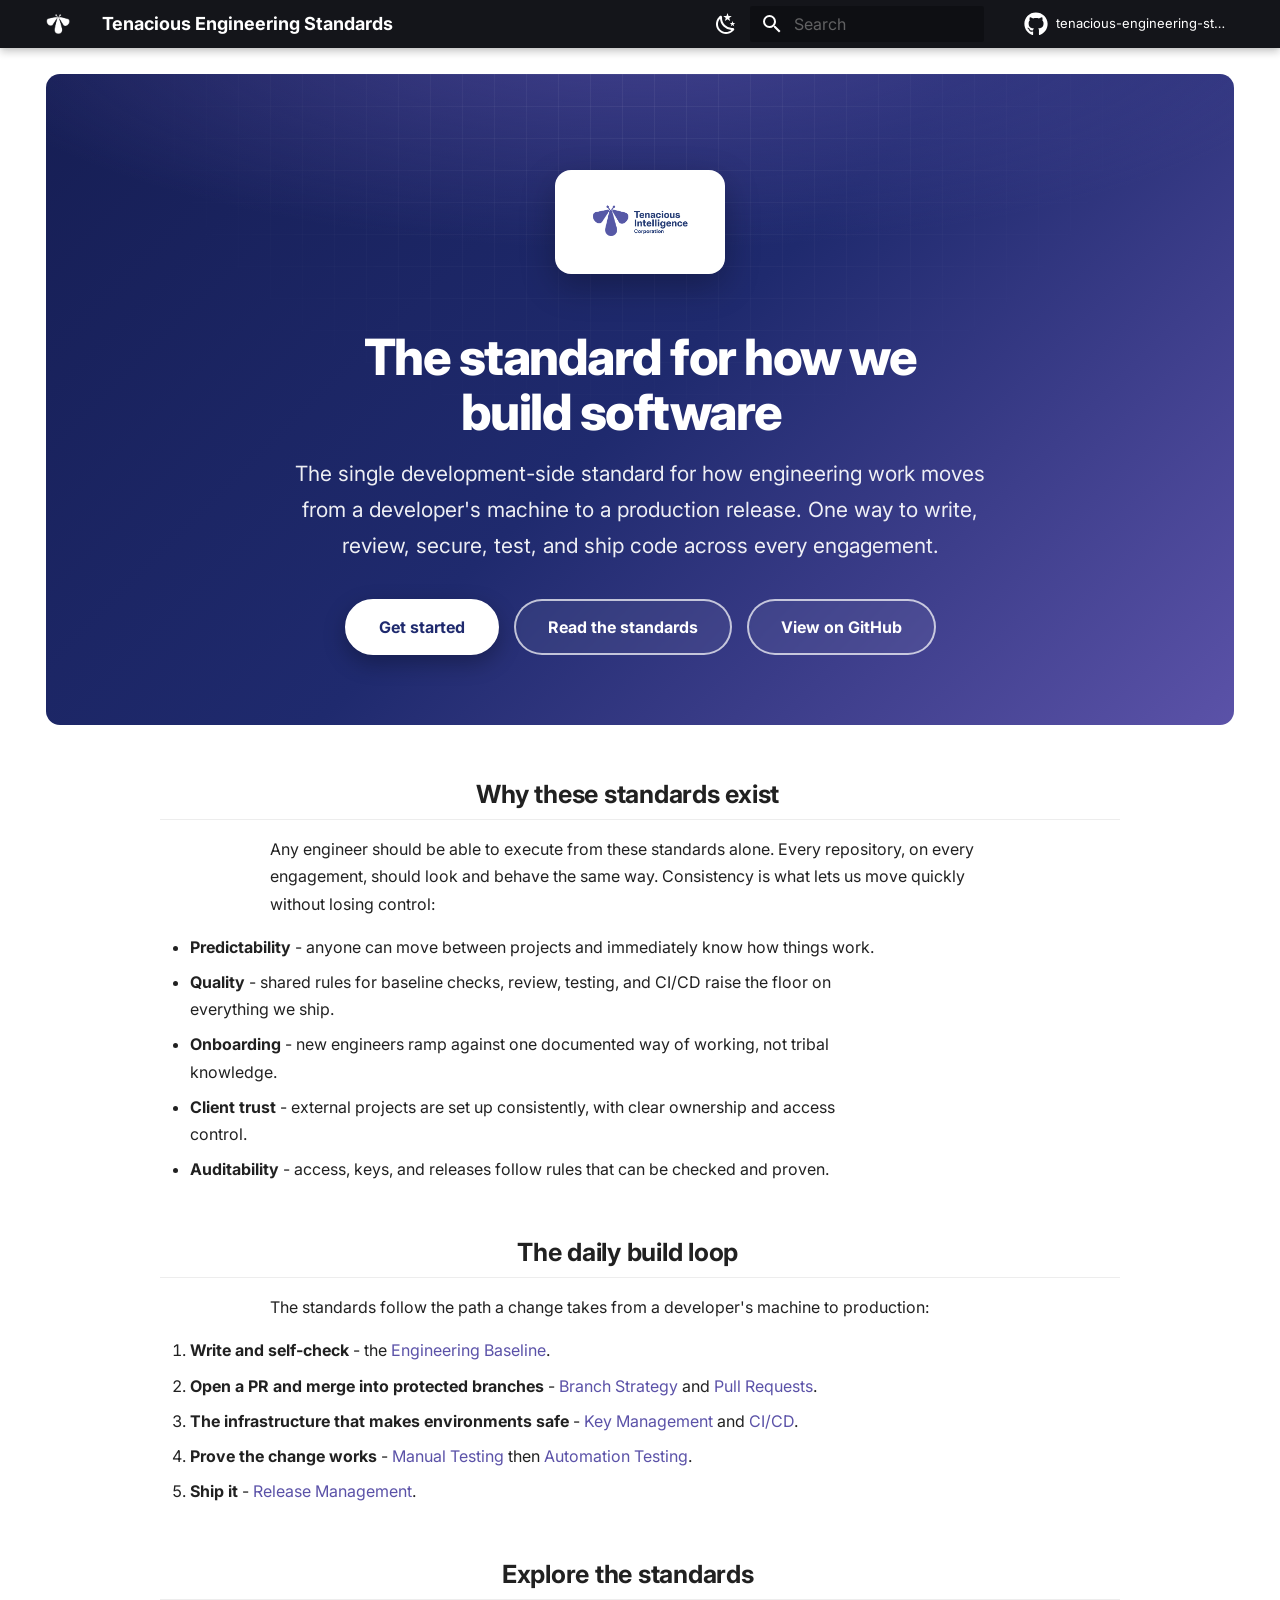
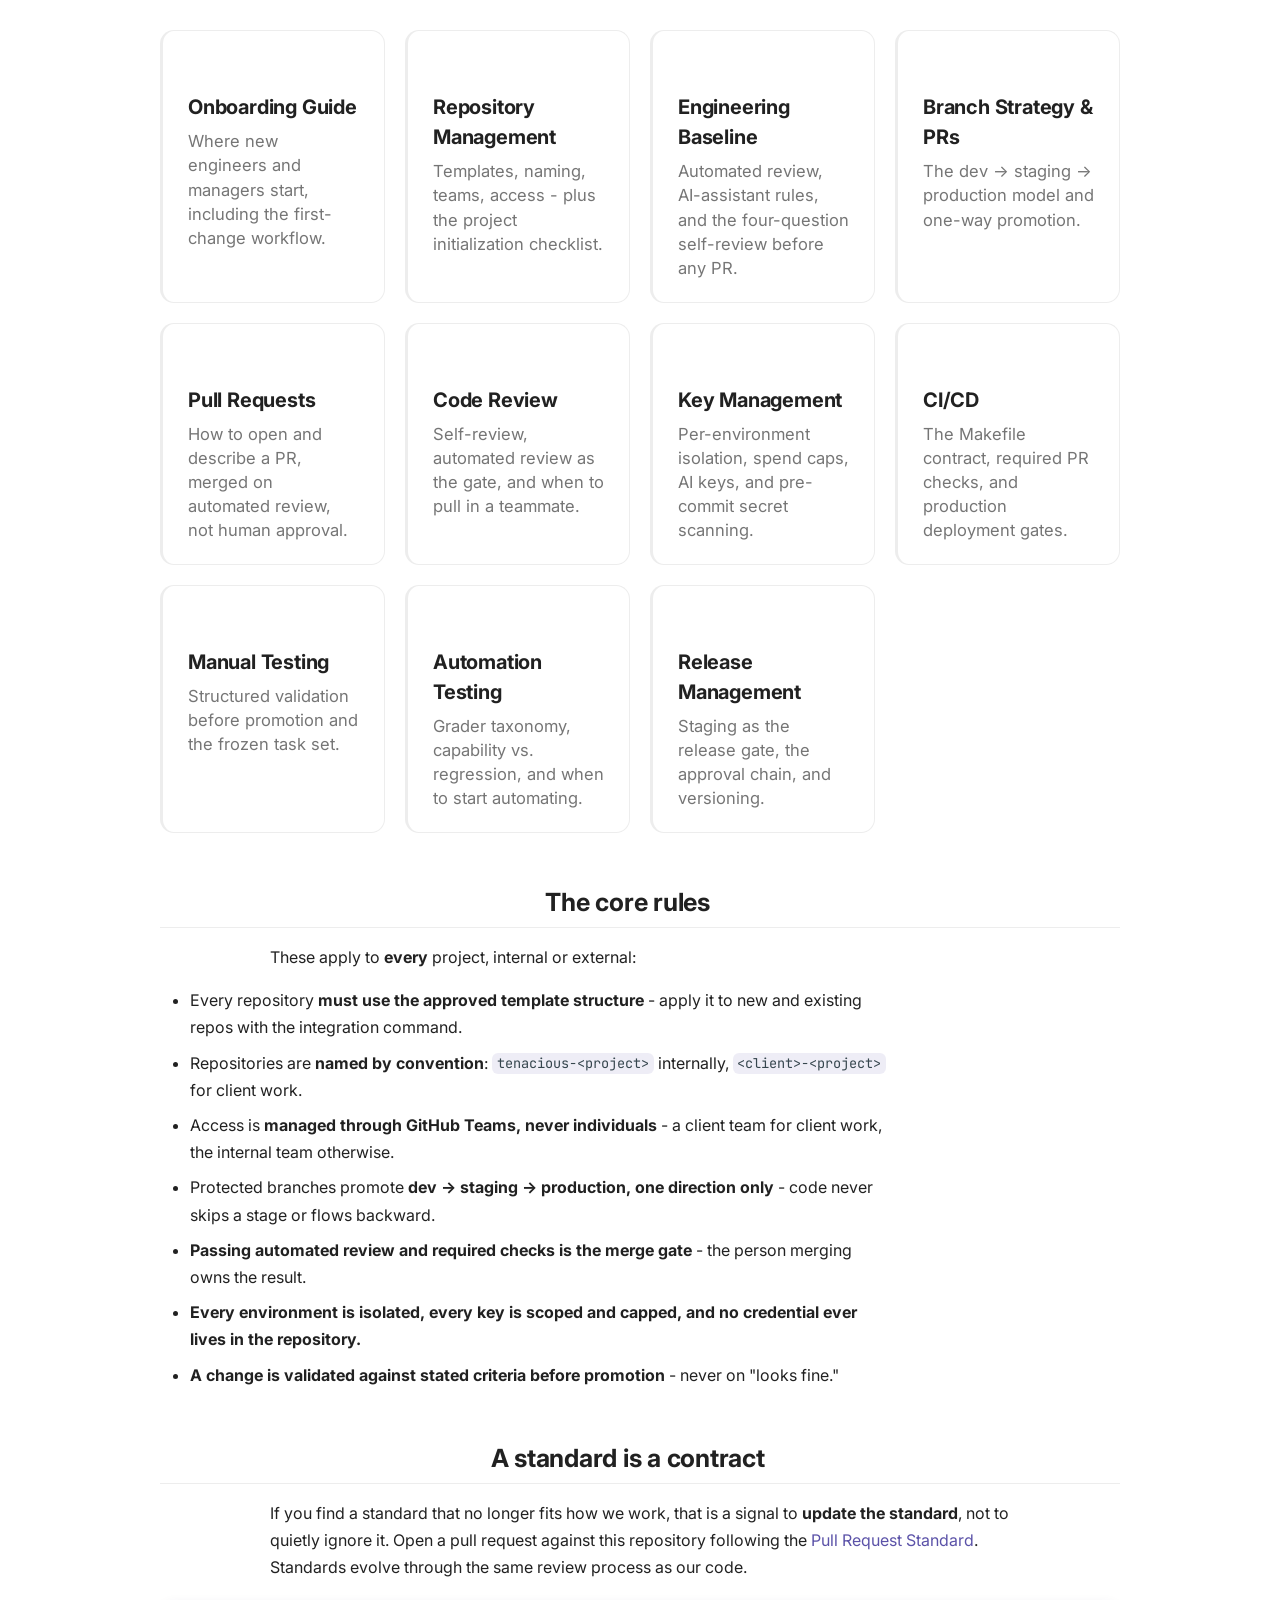
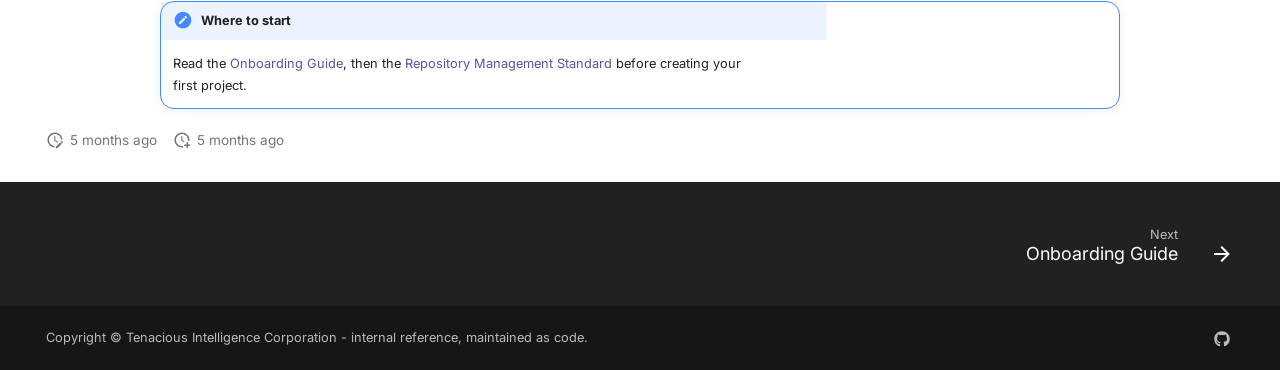
<file: index.html>
<!doctype html>
<html lang="en" class="no-js">
  <head>
    
      <meta charset="utf-8">
      <meta name="viewport" content="width=device-width,initial-scale=1">
      
        <meta name="description" content="The official reference for engineering standards at Tenacious.">
      
      
        <meta name="author" content="Tenacious Intelligence Corporation">
      
      
        <link rel="canonical" href="https://nuryenigusmekonen.github.io/tenacious-engineering-standards/">
      
      
      
        <link rel="next" href="onboarding-guide/">
      
      
        
      
      
      <link rel="icon" href="assets/favicon.png">
      <meta name="generator" content="mkdocs-1.6.1, mkdocs-material-9.7.6">
    
    
      
        <title>Tenacious Engineering Standards</title>
      
    
    
      <link rel="stylesheet" href="assets/stylesheets/main.484c7ddc.min.css">
      
        
        <link rel="stylesheet" href="assets/stylesheets/palette.ab4e12ef.min.css">
      
      


    
    
      
    
    
      
        
        
        <link rel="preconnect" href="https://fonts.gstatic.com" crossorigin>
        <link rel="stylesheet" href="https://fonts.googleapis.com/css?family=Inter:300,300i,400,400i,700,700i%7CJetBrains+Mono:400,400i,700,700i&display=fallback">
        <style>:root{--md-text-font:"Inter";--md-code-font:"JetBrains Mono"}</style>
      
    
    
      <link rel="stylesheet" href="css/timeago.css">
    
      <link rel="stylesheet" href="assets/extra.css">
    
    <script>__md_scope=new URL(".",location),__md_hash=e=>[...e].reduce(((e,_)=>(e<<5)-e+_.charCodeAt(0)),0),__md_get=(e,_=localStorage,t=__md_scope)=>JSON.parse(_.getItem(t.pathname+"."+e)),__md_set=(e,_,t=localStorage,a=__md_scope)=>{try{t.setItem(a.pathname+"."+e,JSON.stringify(_))}catch(e){}}</script>
    
      

    
    
  </head>
  
  
    
    
      
    
    
    
    
    <body dir="ltr" data-md-color-scheme="default" data-md-color-primary="black" data-md-color-accent="deep-purple">
  
    
    <input class="md-toggle" data-md-toggle="drawer" type="checkbox" id="__drawer" autocomplete="off">
    <input class="md-toggle" data-md-toggle="search" type="checkbox" id="__search" autocomplete="off">
    <label class="md-overlay" for="__drawer"></label>
    <div data-md-component="skip">
      
        
        <a href="#the-standard-for-how-we-build-software" class="md-skip">
          Skip to content
        </a>
      
    </div>
    <div data-md-component="announce">
      
    </div>
    
    
      

  

<header class="md-header md-header--shadow" data-md-component="header">
  <nav class="md-header__inner md-grid" aria-label="Header">
    <a href="." title="Tenacious Engineering Standards" class="md-header__button md-logo" aria-label="Tenacious Engineering Standards" data-md-component="logo">
      
  <img src="assets/mark-white.png" alt="logo">

    </a>
    <label class="md-header__button md-icon" for="__drawer">
      
      <svg xmlns="http://www.w3.org/2000/svg" viewBox="0 0 24 24"><path d="M3 6h18v2H3zm0 5h18v2H3zm0 5h18v2H3z"/></svg>
    </label>
    <div class="md-header__title" data-md-component="header-title">
      <div class="md-header__ellipsis">
        <div class="md-header__topic">
          <span class="md-ellipsis">
            Tenacious Engineering Standards
          </span>
        </div>
        <div class="md-header__topic" data-md-component="header-topic">
          <span class="md-ellipsis">
            
              Home
            
          </span>
        </div>
      </div>
    </div>
    
      
        <form class="md-header__option" data-md-component="palette">
  
    
    
    
    <input class="md-option" data-md-color-media="(prefers-color-scheme: light)" data-md-color-scheme="default" data-md-color-primary="black" data-md-color-accent="deep-purple"  aria-label="Switch to dark mode"  type="radio" name="__palette" id="__palette_0">
    
      <label class="md-header__button md-icon" title="Switch to dark mode" for="__palette_1" hidden>
        <svg xmlns="http://www.w3.org/2000/svg" viewBox="0 0 24 24"><path d="m17.75 4.09-2.53 1.94.91 3.06-2.63-1.81-2.63 1.81.91-3.06-2.53-1.94L12.44 4l1.06-3 1.06 3zm3.5 6.91-1.64 1.25.59 1.98-1.7-1.17-1.7 1.17.59-1.98L15.75 11l2.06-.05L18.5 9l.69 1.95zm-2.28 4.95c.83-.08 1.72 1.1 1.19 1.85-.32.45-.66.87-1.08 1.27C15.17 23 8.84 23 4.94 19.07c-3.91-3.9-3.91-10.24 0-14.14.4-.4.82-.76 1.27-1.08.75-.53 1.93.36 1.85 1.19-.27 2.86.69 5.83 2.89 8.02a9.96 9.96 0 0 0 8.02 2.89m-1.64 2.02a12.08 12.08 0 0 1-7.8-3.47c-2.17-2.19-3.33-5-3.49-7.82-2.81 3.14-2.7 7.96.31 10.98 3.02 3.01 7.84 3.12 10.98.31"/></svg>
      </label>
    
  
    
    
    
    <input class="md-option" data-md-color-media="(prefers-color-scheme: dark)" data-md-color-scheme="slate" data-md-color-primary="black" data-md-color-accent="deep-purple"  aria-label="Switch to light mode"  type="radio" name="__palette" id="__palette_1">
    
      <label class="md-header__button md-icon" title="Switch to light mode" for="__palette_0" hidden>
        <svg xmlns="http://www.w3.org/2000/svg" viewBox="0 0 24 24"><path d="M12 7a5 5 0 0 1 5 5 5 5 0 0 1-5 5 5 5 0 0 1-5-5 5 5 0 0 1 5-5m0 2a3 3 0 0 0-3 3 3 3 0 0 0 3 3 3 3 0 0 0 3-3 3 3 0 0 0-3-3m0-7 2.39 3.42C13.65 5.15 12.84 5 12 5s-1.65.15-2.39.42zM3.34 7l4.16-.35A7.2 7.2 0 0 0 5.94 8.5c-.44.74-.69 1.5-.83 2.29zm.02 10 1.76-3.77a7.131 7.131 0 0 0 2.38 4.14zM20.65 7l-1.77 3.79a7.02 7.02 0 0 0-2.38-4.15zm-.01 10-4.14.36c.59-.51 1.12-1.14 1.54-1.86.42-.73.69-1.5.83-2.29zM12 22l-2.41-3.44c.74.27 1.55.44 2.41.44.82 0 1.63-.17 2.37-.44z"/></svg>
      </label>
    
  
</form>
      
    
    
      <script>var palette=__md_get("__palette");if(palette&&palette.color){if("(prefers-color-scheme)"===palette.color.media){var media=matchMedia("(prefers-color-scheme: light)"),input=document.querySelector(media.matches?"[data-md-color-media='(prefers-color-scheme: light)']":"[data-md-color-media='(prefers-color-scheme: dark)']");palette.color.media=input.getAttribute("data-md-color-media"),palette.color.scheme=input.getAttribute("data-md-color-scheme"),palette.color.primary=input.getAttribute("data-md-color-primary"),palette.color.accent=input.getAttribute("data-md-color-accent")}for(var[key,value]of Object.entries(palette.color))document.body.setAttribute("data-md-color-"+key,value)}</script>
    
    
    
      
      
        <label class="md-header__button md-icon" for="__search">
          
          <svg xmlns="http://www.w3.org/2000/svg" viewBox="0 0 24 24"><path d="M9.5 3A6.5 6.5 0 0 1 16 9.5c0 1.61-.59 3.09-1.56 4.23l.27.27h.79l5 5-1.5 1.5-5-5v-.79l-.27-.27A6.52 6.52 0 0 1 9.5 16 6.5 6.5 0 0 1 3 9.5 6.5 6.5 0 0 1 9.5 3m0 2C7 5 5 7 5 9.5S7 14 9.5 14 14 12 14 9.5 12 5 9.5 5"/></svg>
        </label>
        <div class="md-search" data-md-component="search" role="dialog">
  <label class="md-search__overlay" for="__search"></label>
  <div class="md-search__inner" role="search">
    <form class="md-search__form" name="search">
      <input type="text" class="md-search__input" name="query" aria-label="Search" placeholder="Search" autocapitalize="off" autocorrect="off" autocomplete="off" spellcheck="false" data-md-component="search-query" required>
      <label class="md-search__icon md-icon" for="__search">
        
        <svg xmlns="http://www.w3.org/2000/svg" viewBox="0 0 24 24"><path d="M9.5 3A6.5 6.5 0 0 1 16 9.5c0 1.61-.59 3.09-1.56 4.23l.27.27h.79l5 5-1.5 1.5-5-5v-.79l-.27-.27A6.52 6.52 0 0 1 9.5 16 6.5 6.5 0 0 1 3 9.5 6.5 6.5 0 0 1 9.5 3m0 2C7 5 5 7 5 9.5S7 14 9.5 14 14 12 14 9.5 12 5 9.5 5"/></svg>
        
        <svg xmlns="http://www.w3.org/2000/svg" viewBox="0 0 24 24"><path d="M20 11v2H8l5.5 5.5-1.42 1.42L4.16 12l7.92-7.92L13.5 5.5 8 11z"/></svg>
      </label>
      <nav class="md-search__options" aria-label="Search">
        
          <a href="javascript:void(0)" class="md-search__icon md-icon" title="Share" aria-label="Share" data-clipboard data-clipboard-text="" data-md-component="search-share" tabindex="-1">
            
            <svg xmlns="http://www.w3.org/2000/svg" viewBox="0 0 24 24"><path d="M18 16.08c-.76 0-1.44.3-1.96.77L8.91 12.7c.05-.23.09-.46.09-.7s-.04-.47-.09-.7l7.05-4.11c.54.5 1.25.81 2.04.81a3 3 0 0 0 3-3 3 3 0 0 0-3-3 3 3 0 0 0-3 3c0 .24.04.47.09.7L8.04 9.81C7.5 9.31 6.79 9 6 9a3 3 0 0 0-3 3 3 3 0 0 0 3 3c.79 0 1.5-.31 2.04-.81l7.12 4.15c-.05.21-.08.43-.08.66 0 1.61 1.31 2.91 2.92 2.91s2.92-1.3 2.92-2.91A2.92 2.92 0 0 0 18 16.08"/></svg>
          </a>
        
        <button type="reset" class="md-search__icon md-icon" title="Clear" aria-label="Clear" tabindex="-1">
          
          <svg xmlns="http://www.w3.org/2000/svg" viewBox="0 0 24 24"><path d="M19 6.41 17.59 5 12 10.59 6.41 5 5 6.41 10.59 12 5 17.59 6.41 19 12 13.41 17.59 19 19 17.59 13.41 12z"/></svg>
        </button>
      </nav>
      
        <div class="md-search__suggest" data-md-component="search-suggest"></div>
      
    </form>
    <div class="md-search__output">
      <div class="md-search__scrollwrap" tabindex="0" data-md-scrollfix>
        <div class="md-search-result" data-md-component="search-result">
          <div class="md-search-result__meta">
            Initializing search
          </div>
          <ol class="md-search-result__list" role="presentation"></ol>
        </div>
      </div>
    </div>
  </div>
</div>
      
    
    
      <div class="md-header__source">
        <a href="https://github.com/NuryeNigusMekonen/tenacious-engineering-standards" title="Go to repository" class="md-source" data-md-component="source">
  <div class="md-source__icon md-icon">
    
    <svg xmlns="http://www.w3.org/2000/svg" viewBox="0 0 512 512"><!--! Font Awesome Free 7.1.0 by @fontawesome - https://fontawesome.com License - https://fontawesome.com/license/free (Icons: CC BY 4.0, Fonts: SIL OFL 1.1, Code: MIT License) Copyright 2025 Fonticons, Inc.--><path d="M173.9 397.4c0 2-2.3 3.6-5.2 3.6-3.3.3-5.6-1.3-5.6-3.6 0-2 2.3-3.6 5.2-3.6 3-.3 5.6 1.3 5.6 3.6m-31.1-4.5c-.7 2 1.3 4.3 4.3 4.9 2.6 1 5.6 0 6.2-2s-1.3-4.3-4.3-5.2c-2.6-.7-5.5.3-6.2 2.3m44.2-1.7c-2.9.7-4.9 2.6-4.6 4.9.3 2 2.9 3.3 5.9 2.6 2.9-.7 4.9-2.6 4.6-4.6-.3-1.9-3-3.2-5.9-2.9M252.8 8C114.1 8 8 113.3 8 252c0 110.9 69.8 205.8 169.5 239.2 12.8 2.3 17.3-5.6 17.3-12.1 0-6.2-.3-40.4-.3-61.4 0 0-70 15-84.7-29.8 0 0-11.4-29.1-27.8-36.6 0 0-22.9-15.7 1.6-15.4 0 0 24.9 2 38.6 25.8 21.9 38.6 58.6 27.5 72.9 20.9 2.3-16 8.8-27.1 16-33.7-55.9-6.2-112.3-14.3-112.3-110.5 0-27.5 7.6-41.3 23.6-58.9-2.6-6.5-11.1-33.3 2.6-67.9 20.9-6.5 69 27 69 27 20-5.6 41.5-8.5 62.8-8.5s42.8 2.9 62.8 8.5c0 0 48.1-33.6 69-27 13.7 34.7 5.2 61.4 2.6 67.9 16 17.7 25.8 31.5 25.8 58.9 0 96.5-58.9 104.2-114.8 110.5 9.2 7.9 17 22.9 17 46.4 0 33.7-.3 75.4-.3 83.6 0 6.5 4.6 14.4 17.3 12.1C436.2 457.8 504 362.9 504 252 504 113.3 391.5 8 252.8 8M105.2 352.9c-1.3 1-1 3.3.7 5.2 1.6 1.6 3.9 2.3 5.2 1 1.3-1 1-3.3-.7-5.2-1.6-1.6-3.9-2.3-5.2-1m-10.8-8.1c-.7 1.3.3 2.9 2.3 3.9 1.6 1 3.6.7 4.3-.7.7-1.3-.3-2.9-2.3-3.9-2-.6-3.6-.3-4.3.7m32.4 35.6c-1.6 1.3-1 4.3 1.3 6.2 2.3 2.3 5.2 2.6 6.5 1 1.3-1.3.7-4.3-1.3-6.2-2.2-2.3-5.2-2.6-6.5-1m-11.4-14.7c-1.6 1-1.6 3.6 0 5.9s4.3 3.3 5.6 2.3c1.6-1.3 1.6-3.9 0-6.2-1.4-2.3-4-3.3-5.6-2"/></svg>
  </div>
  <div class="md-source__repository">
    tenacious-engineering-standards
  </div>
</a>
      </div>
    
  </nav>
  
</header>
    
    <div class="md-container" data-md-component="container">
      
      
        
          
        
      
      <main class="md-main" data-md-component="main">
        <div class="md-main__inner md-grid">
          
            
              
                
              
              <div class="md-sidebar md-sidebar--primary" data-md-component="sidebar" data-md-type="navigation" hidden>
                <div class="md-sidebar__scrollwrap">
                  <div class="md-sidebar__inner">
                    



<nav class="md-nav md-nav--primary" aria-label="Navigation" data-md-level="0">
  <label class="md-nav__title" for="__drawer">
    <a href="." title="Tenacious Engineering Standards" class="md-nav__button md-logo" aria-label="Tenacious Engineering Standards" data-md-component="logo">
      
  <img src="assets/mark-white.png" alt="logo">

    </a>
    Tenacious Engineering Standards
  </label>
  
    <div class="md-nav__source">
      <a href="https://github.com/NuryeNigusMekonen/tenacious-engineering-standards" title="Go to repository" class="md-source" data-md-component="source">
  <div class="md-source__icon md-icon">
    
    <svg xmlns="http://www.w3.org/2000/svg" viewBox="0 0 512 512"><!--! Font Awesome Free 7.1.0 by @fontawesome - https://fontawesome.com License - https://fontawesome.com/license/free (Icons: CC BY 4.0, Fonts: SIL OFL 1.1, Code: MIT License) Copyright 2025 Fonticons, Inc.--><path d="M173.9 397.4c0 2-2.3 3.6-5.2 3.6-3.3.3-5.6-1.3-5.6-3.6 0-2 2.3-3.6 5.2-3.6 3-.3 5.6 1.3 5.6 3.6m-31.1-4.5c-.7 2 1.3 4.3 4.3 4.9 2.6 1 5.6 0 6.2-2s-1.3-4.3-4.3-5.2c-2.6-.7-5.5.3-6.2 2.3m44.2-1.7c-2.9.7-4.9 2.6-4.6 4.9.3 2 2.9 3.3 5.9 2.6 2.9-.7 4.9-2.6 4.6-4.6-.3-1.9-3-3.2-5.9-2.9M252.8 8C114.1 8 8 113.3 8 252c0 110.9 69.8 205.8 169.5 239.2 12.8 2.3 17.3-5.6 17.3-12.1 0-6.2-.3-40.4-.3-61.4 0 0-70 15-84.7-29.8 0 0-11.4-29.1-27.8-36.6 0 0-22.9-15.7 1.6-15.4 0 0 24.9 2 38.6 25.8 21.9 38.6 58.6 27.5 72.9 20.9 2.3-16 8.8-27.1 16-33.7-55.9-6.2-112.3-14.3-112.3-110.5 0-27.5 7.6-41.3 23.6-58.9-2.6-6.5-11.1-33.3 2.6-67.9 20.9-6.5 69 27 69 27 20-5.6 41.5-8.5 62.8-8.5s42.8 2.9 62.8 8.5c0 0 48.1-33.6 69-27 13.7 34.7 5.2 61.4 2.6 67.9 16 17.7 25.8 31.5 25.8 58.9 0 96.5-58.9 104.2-114.8 110.5 9.2 7.9 17 22.9 17 46.4 0 33.7-.3 75.4-.3 83.6 0 6.5 4.6 14.4 17.3 12.1C436.2 457.8 504 362.9 504 252 504 113.3 391.5 8 252.8 8M105.2 352.9c-1.3 1-1 3.3.7 5.2 1.6 1.6 3.9 2.3 5.2 1 1.3-1 1-3.3-.7-5.2-1.6-1.6-3.9-2.3-5.2-1m-10.8-8.1c-.7 1.3.3 2.9 2.3 3.9 1.6 1 3.6.7 4.3-.7.7-1.3-.3-2.9-2.3-3.9-2-.6-3.6-.3-4.3.7m32.4 35.6c-1.6 1.3-1 4.3 1.3 6.2 2.3 2.3 5.2 2.6 6.5 1 1.3-1.3.7-4.3-1.3-6.2-2.2-2.3-5.2-2.6-6.5-1m-11.4-14.7c-1.6 1-1.6 3.6 0 5.9s4.3 3.3 5.6 2.3c1.6-1.3 1.6-3.9 0-6.2-1.4-2.3-4-3.3-5.6-2"/></svg>
  </div>
  <div class="md-source__repository">
    tenacious-engineering-standards
  </div>
</a>
    </div>
  
  <ul class="md-nav__list" data-md-scrollfix>
    
      
      
  
  
    
  
  
  
    <li class="md-nav__item md-nav__item--active">
      
      <input class="md-nav__toggle md-toggle" type="checkbox" id="__toc">
      
      
        
      
      
        <label class="md-nav__link md-nav__link--active" for="__toc">
          
  
  
  <span class="md-ellipsis">
    
  
    Home
  

    
  </span>
  
  

          <span class="md-nav__icon md-icon"></span>
        </label>
      
      <a href="." class="md-nav__link md-nav__link--active">
        
  
  
  <span class="md-ellipsis">
    
  
    Home
  

    
  </span>
  
  

      </a>
      
        

<nav class="md-nav md-nav--secondary" aria-label="Table of contents">
  
  
  
    
  
  
    <label class="md-nav__title" for="__toc">
      <span class="md-nav__icon md-icon"></span>
      Table of contents
    </label>
    <ul class="md-nav__list" data-md-component="toc" data-md-scrollfix>
      
        <li class="md-nav__item">
  <a href="#why-these-standards-exist" class="md-nav__link">
    <span class="md-ellipsis">
      
        Why these standards exist
      
    </span>
  </a>
  
</li>
      
        <li class="md-nav__item">
  <a href="#the-daily-build-loop" class="md-nav__link">
    <span class="md-ellipsis">
      
        The daily build loop
      
    </span>
  </a>
  
</li>
      
        <li class="md-nav__item">
  <a href="#explore-the-standards" class="md-nav__link">
    <span class="md-ellipsis">
      
        Explore the standards
      
    </span>
  </a>
  
</li>
      
        <li class="md-nav__item">
  <a href="#the-core-rules" class="md-nav__link">
    <span class="md-ellipsis">
      
        The core rules
      
    </span>
  </a>
  
</li>
      
        <li class="md-nav__item">
  <a href="#a-standard-is-a-contract" class="md-nav__link">
    <span class="md-ellipsis">
      
        A standard is a contract
      
    </span>
  </a>
  
</li>
      
    </ul>
  
</nav>
      
    </li>
  

    
      
      
  
  
  
  
    <li class="md-nav__item">
      <a href="onboarding-guide/" class="md-nav__link">
        
  
  
  <span class="md-ellipsis">
    
  
    Onboarding Guide
  

    
  </span>
  
  

      </a>
    </li>
  

    
      
      
  
  
  
  
    
    
      
        
      
        
      
        
      
        
      
        
      
        
      
        
      
        
      
        
      
        
      
        
      
    
    
    
      
        
        
      
    
    
    <li class="md-nav__item md-nav__item--section md-nav__item--nested">
      
        
        
        <input class="md-nav__toggle md-toggle " type="checkbox" id="__nav_3" >
        
          
          <label class="md-nav__link" for="__nav_3" id="__nav_3_label" tabindex="">
            
  
  
  <span class="md-ellipsis">
    
  
    Standards
  

    
  </span>
  
  

            <span class="md-nav__icon md-icon"></span>
          </label>
        
        <nav class="md-nav" data-md-level="1" aria-labelledby="__nav_3_label" aria-expanded="false">
          <label class="md-nav__title" for="__nav_3">
            <span class="md-nav__icon md-icon"></span>
            
  
    Standards
  

          </label>
          <ul class="md-nav__list" data-md-scrollfix>
            
              
                
  
  
  
  
    <li class="md-nav__item">
      <a href="repository-management-standard/" class="md-nav__link">
        
  
  
  <span class="md-ellipsis">
    
  
    Repository Management
  

    
  </span>
  
  

      </a>
    </li>
  

              
            
              
                
  
  
  
  
    <li class="md-nav__item">
      <a href="engineering-baseline-standard/" class="md-nav__link">
        
  
  
  <span class="md-ellipsis">
    
  
    Engineering Baseline
  

    
  </span>
  
  

      </a>
    </li>
  

              
            
              
                
  
  
  
  
    <li class="md-nav__item">
      <a href="branching-standard/" class="md-nav__link">
        
  
  
  <span class="md-ellipsis">
    
  
    Branch Strategy
  

    
  </span>
  
  

      </a>
    </li>
  

              
            
              
                
  
  
  
  
    <li class="md-nav__item">
      <a href="pull-request-standard/" class="md-nav__link">
        
  
  
  <span class="md-ellipsis">
    
  
    Pull Requests
  

    
  </span>
  
  

      </a>
    </li>
  

              
            
              
                
  
  
  
  
    <li class="md-nav__item">
      <a href="code-review-standard/" class="md-nav__link">
        
  
  
  <span class="md-ellipsis">
    
  
    Code Review
  

    
  </span>
  
  

      </a>
    </li>
  

              
            
              
                
  
  
  
  
    <li class="md-nav__item">
      <a href="secrets-management-standard/" class="md-nav__link">
        
  
  
  <span class="md-ellipsis">
    
  
    Key Management
  

    
  </span>
  
  

      </a>
    </li>
  

              
            
              
                
  
  
  
  
    <li class="md-nav__item">
      <a href="ci-cd-standard/" class="md-nav__link">
        
  
  
  <span class="md-ellipsis">
    
  
    CI/CD
  

    
  </span>
  
  

      </a>
    </li>
  

              
            
              
                
  
  
  
  
    <li class="md-nav__item">
      <a href="manual-testing-standard/" class="md-nav__link">
        
  
  
  <span class="md-ellipsis">
    
  
    Manual Testing
  

    
  </span>
  
  

      </a>
    </li>
  

              
            
              
                
  
  
  
  
    <li class="md-nav__item">
      <a href="automation-testing-standard/" class="md-nav__link">
        
  
  
  <span class="md-ellipsis">
    
  
    Automation Testing
  

    
  </span>
  
  

      </a>
    </li>
  

              
            
              
                
  
  
  
  
    <li class="md-nav__item">
      <a href="release-management-standard/" class="md-nav__link">
        
  
  
  <span class="md-ellipsis">
    
  
    Release Management
  

    
  </span>
  
  

      </a>
    </li>
  

              
            
              
                
  
  
  
  
    <li class="md-nav__item">
      <a href="security-standard/" class="md-nav__link">
        
  
  
  <span class="md-ellipsis">
    
  
    Security
  

    
  </span>
  
  

      </a>
    </li>
  

              
            
          </ul>
        </nav>
      
    </li>
  

    
  </ul>
</nav>
                  </div>
                </div>
              </div>
            
            
              
                
              
              <div class="md-sidebar md-sidebar--secondary" data-md-component="sidebar" data-md-type="toc" hidden>
                <div class="md-sidebar__scrollwrap">
                  <div class="md-sidebar__inner">
                    

<nav class="md-nav md-nav--secondary" aria-label="Table of contents">
  
  
  
    
  
  
    <label class="md-nav__title" for="__toc">
      <span class="md-nav__icon md-icon"></span>
      Table of contents
    </label>
    <ul class="md-nav__list" data-md-component="toc" data-md-scrollfix>
      
        <li class="md-nav__item">
  <a href="#why-these-standards-exist" class="md-nav__link">
    <span class="md-ellipsis">
      
        Why these standards exist
      
    </span>
  </a>
  
</li>
      
        <li class="md-nav__item">
  <a href="#the-daily-build-loop" class="md-nav__link">
    <span class="md-ellipsis">
      
        The daily build loop
      
    </span>
  </a>
  
</li>
      
        <li class="md-nav__item">
  <a href="#explore-the-standards" class="md-nav__link">
    <span class="md-ellipsis">
      
        Explore the standards
      
    </span>
  </a>
  
</li>
      
        <li class="md-nav__item">
  <a href="#the-core-rules" class="md-nav__link">
    <span class="md-ellipsis">
      
        The core rules
      
    </span>
  </a>
  
</li>
      
        <li class="md-nav__item">
  <a href="#a-standard-is-a-contract" class="md-nav__link">
    <span class="md-ellipsis">
      
        A standard is a contract
      
    </span>
  </a>
  
</li>
      
    </ul>
  
</nav>
                  </div>
                </div>
              </div>
            
          
          
            <div class="md-content" data-md-component="content">
              
              <article class="md-content__inner md-typeset">
                
                  
  




<div class="ten-hero">
<p><span class="ten-hero-logo"><img src="assets/tenacious-logo-full.png" alt="Tenacious Intelligence Corporation"></span>
  </p>
<h1 id="the-standard-for-how-we-build-software">The standard for how we build software<a class="headerlink" href="#the-standard-for-how-we-build-software" title="Permanent link">&para;</a></h1>
<p class="ten-sub">
    The single development-side standard for how engineering work moves from a developer's machine
    to a production release. One way to write, review, secure, test, and ship code across every engagement.
  </p>
<div class="ten-cta">
    <a class="md-button md-button--primary" href="onboarding-guide/">Get started</a>
    <a class="md-button" href="repository-management-standard/">Read the standards</a>
    <a class="md-button" href="https://github.com/NuryeNigusMekonen/tenacious-engineering-standards">View on GitHub</a>
  </div>
</div>
<div class="ten-page">
<h2 id="why-these-standards-exist">Why these standards exist<a class="headerlink" href="#why-these-standards-exist" title="Permanent link">&para;</a></h2>
<p>Any engineer should be able to execute from these standards alone. Every repository, on every engagement,
should look and behave the same way. Consistency is what lets us move quickly without losing control:</p>
<ul>
<li><strong>Predictability</strong> - anyone can move between projects and immediately know how things work.</li>
<li><strong>Quality</strong> - shared rules for baseline checks, review, testing, and CI/CD raise the floor on everything we ship.</li>
<li><strong>Onboarding</strong> - new engineers ramp against one documented way of working, not tribal knowledge.</li>
<li><strong>Client trust</strong> - external projects are set up consistently, with clear ownership and access control.</li>
<li><strong>Auditability</strong> - access, keys, and releases follow rules that can be checked and proven.</li>
</ul>
<h2 id="the-daily-build-loop">The daily build loop<a class="headerlink" href="#the-daily-build-loop" title="Permanent link">&para;</a></h2>
<p>The standards follow the path a change takes from a developer's machine to production:</p>
<ol>
<li><strong>Write and self-check</strong> - the <a href="engineering-baseline-standard/">Engineering Baseline</a>.</li>
<li><strong>Open a PR and merge into protected branches</strong> - <a href="branching-standard/">Branch Strategy</a> and <a href="pull-request-standard/">Pull Requests</a>.</li>
<li><strong>The infrastructure that makes environments safe</strong> - <a href="secrets-management-standard/">Key Management</a> and <a href="ci-cd-standard/">CI/CD</a>.</li>
<li><strong>Prove the change works</strong> - <a href="manual-testing-standard/">Manual Testing</a> then <a href="automation-testing-standard/">Automation Testing</a>.</li>
<li><strong>Ship it</strong> - <a href="release-management-standard/">Release Management</a>.</li>
</ol>
<h2 id="explore-the-standards">Explore the standards<a class="headerlink" href="#explore-the-standards" title="Permanent link">&para;</a></h2>
<div class="ten-cards">
<a class="ten-card" href="onboarding-guide/"><h3>Onboarding Guide</h3><p>Where new engineers and managers start, including the first-change workflow.</p></a>
<a class="ten-card" href="repository-management-standard/"><h3>Repository Management</h3><p>Templates, naming, teams, access - plus the project initialization checklist.</p></a>
<a class="ten-card" href="engineering-baseline-standard/"><h3>Engineering Baseline</h3><p>Automated review, AI-assistant rules, and the four-question self-review before any PR.</p></a>
<a class="ten-card" href="branching-standard/"><h3>Branch Strategy &amp; PRs</h3><p>The dev → staging → production model and one-way promotion.</p></a>
<a class="ten-card" href="pull-request-standard/"><h3>Pull Requests</h3><p>How to open and describe a PR, merged on automated review, not human approval.</p></a>
<a class="ten-card" href="code-review-standard/"><h3>Code Review</h3><p>Self-review, automated review as the gate, and when to pull in a teammate.</p></a>
<a class="ten-card" href="secrets-management-standard/"><h3>Key Management</h3><p>Per-environment isolation, spend caps, AI keys, and pre-commit secret scanning.</p></a>
<a class="ten-card" href="ci-cd-standard/"><h3>CI/CD</h3><p>The Makefile contract, required PR checks, and production deployment gates.</p></a>
<a class="ten-card" href="manual-testing-standard/"><h3>Manual Testing</h3><p>Structured validation before promotion and the frozen task set.</p></a>
<a class="ten-card" href="automation-testing-standard/"><h3>Automation Testing</h3><p>Grader taxonomy, capability vs. regression, and when to start automating.</p></a>
<a class="ten-card" href="release-management-standard/"><h3>Release Management</h3><p>Staging as the release gate, the approval chain, and versioning.</p></a>
</div>
<h2 id="the-core-rules">The core rules<a class="headerlink" href="#the-core-rules" title="Permanent link">&para;</a></h2>
<p>These apply to <strong>every</strong> project, internal or external:</p>
<ul>
<li>Every repository <strong>must use the approved template structure</strong> - apply it to new and existing repos with the integration command.</li>
<li>Repositories are <strong>named by convention</strong>: <code>tenacious-&lt;project&gt;</code> internally, <code>&lt;client&gt;-&lt;project&gt;</code> for client work.</li>
<li>Access is <strong>managed through GitHub Teams, never individuals</strong> - a client team for client work, the internal team otherwise.</li>
<li>Protected branches promote <strong>dev → staging → production, one direction only</strong> - code never skips a stage or flows backward.</li>
<li><strong>Passing automated review and required checks is the merge gate</strong> - the person merging owns the result.</li>
<li><strong>Every environment is isolated, every key is scoped and capped, and no credential ever lives in the repository.</strong></li>
<li><strong>A change is validated against stated criteria before promotion</strong> - never on "looks fine."</li>
</ul>
<h2 id="a-standard-is-a-contract">A standard is a contract<a class="headerlink" href="#a-standard-is-a-contract" title="Permanent link">&para;</a></h2>
<p>If you find a standard that no longer fits how we work, that is a signal to <strong>update the standard</strong>, not
to quietly ignore it. Open a pull request against this repository following the
<a href="pull-request-standard/">Pull Request Standard</a>. Standards evolve through the same review process as
our code.</p>
<div class="admonition note">
<p class="admonition-title">Where to start</p>
<p>Read the <a href="onboarding-guide/">Onboarding Guide</a>, then the
<a href="repository-management-standard/">Repository Management Standard</a> before creating your first project.</p>
</div>
</div>







  
    
  
  
    
  


  <aside class="md-source-file">
    
      
  <span class="md-source-file__fact">
    <span class="md-icon" title="Last update">
      <svg xmlns="http://www.w3.org/2000/svg" viewBox="0 0 24 24"><path d="M21 13.1c-.1 0-.3.1-.4.2l-1 1 2.1 2.1 1-1c.2-.2.2-.6 0-.8l-1.3-1.3c-.1-.1-.2-.2-.4-.2m-1.9 1.8-6.1 6V23h2.1l6.1-6.1zM12.5 7v5.2l4 2.4-1 1L11 13V7zM11 21.9c-5.1-.5-9-4.8-9-9.9C2 6.5 6.5 2 12 2c5.3 0 9.6 4.1 10 9.3-.3-.1-.6-.2-1-.2s-.7.1-1 .2C19.6 7.2 16.2 4 12 4c-4.4 0-8 3.6-8 8 0 4.1 3.1 7.5 7.1 7.9l-.1.2z"/></svg>
    </span>
    <span class="git-revision-date-localized-plugin git-revision-date-localized-plugin-timeago" title="July 2, 2026 10:05:30 UTC"><span class="timeago" datetime="2026-07-02T10:05:30+00:00" locale="en"></span></span><span class="git-revision-date-localized-plugin git-revision-date-localized-plugin-iso_date" title="July 2, 2026 10:05:30 UTC">2026-07-02</span>
  </span>

    
    
      
  <span class="md-source-file__fact">
    <span class="md-icon" title="Created">
      <svg xmlns="http://www.w3.org/2000/svg" viewBox="0 0 24 24"><path d="M14.47 15.08 11 13V7h1.5v5.25l3.08 1.83c-.41.28-.79.62-1.11 1m-1.39 4.84c-.36.05-.71.08-1.08.08-4.42 0-8-3.58-8-8s3.58-8 8-8 8 3.58 8 8c0 .37-.03.72-.08 1.08.69.1 1.33.32 1.92.64.1-.56.16-1.13.16-1.72 0-5.5-4.5-10-10-10S2 6.5 2 12s4.47 10 10 10c.59 0 1.16-.06 1.72-.16-.32-.59-.54-1.23-.64-1.92M18 15v3h-3v2h3v3h2v-3h3v-2h-3v-3z"/></svg>
    </span>
    <span class="git-revision-date-localized-plugin git-revision-date-localized-plugin-timeago" title="June 26, 2026 12:14:37 UTC"><span class="timeago" datetime="2026-06-26T12:14:37+00:00" locale="en"></span></span><span class="git-revision-date-localized-plugin git-revision-date-localized-plugin-iso_date" title="June 26, 2026 12:14:37 UTC">2026-06-26</span>
  </span>

    
    
    
  </aside>



  



                
              </article>
            </div>
          
          
<script>var target=document.getElementById(location.hash.slice(1));target&&target.name&&(target.checked=target.name.startsWith("__tabbed_"))</script>
        </div>
        
          <button type="button" class="md-top md-icon" data-md-component="top" hidden>
  
  <svg xmlns="http://www.w3.org/2000/svg" viewBox="0 0 24 24"><path d="M13 20h-2V8l-5.5 5.5-1.42-1.42L12 4.16l7.92 7.92-1.42 1.42L13 8z"/></svg>
  Back to top
</button>
        
      </main>
      
        <footer class="md-footer">
  
    
      
        
      
      <nav class="md-footer__inner md-grid" aria-label="Footer" >
        
        
          
          <a href="onboarding-guide/" class="md-footer__link md-footer__link--next" aria-label="Next: Onboarding Guide">
            <div class="md-footer__title">
              <span class="md-footer__direction">
                Next
              </span>
              <div class="md-ellipsis">
                Onboarding Guide
              </div>
            </div>
            <div class="md-footer__button md-icon">
              
              <svg xmlns="http://www.w3.org/2000/svg" viewBox="0 0 24 24"><path d="M4 11v2h12l-5.5 5.5 1.42 1.42L19.84 12l-7.92-7.92L10.5 5.5 16 11z"/></svg>
            </div>
          </a>
        
      </nav>
    
  
  <div class="md-footer-meta md-typeset">
    <div class="md-footer-meta__inner md-grid">
      <div class="md-copyright">
  
    <div class="md-copyright__highlight">
      Copyright &copy; Tenacious Intelligence Corporation - internal reference, maintained as code.

    </div>
  
  
</div>
      
        
<div class="md-social">
  
    
    
    
    
    <a href="https://github.com/NuryeNigusMekonen/tenacious-engineering-standards" target="_blank" rel="noopener" title="Tenacious on GitHub" class="md-social__link">
      <svg xmlns="http://www.w3.org/2000/svg" viewBox="0 0 512 512"><!--! Font Awesome Free 7.1.0 by @fontawesome - https://fontawesome.com License - https://fontawesome.com/license/free (Icons: CC BY 4.0, Fonts: SIL OFL 1.1, Code: MIT License) Copyright 2025 Fonticons, Inc.--><path d="M173.9 397.4c0 2-2.3 3.6-5.2 3.6-3.3.3-5.6-1.3-5.6-3.6 0-2 2.3-3.6 5.2-3.6 3-.3 5.6 1.3 5.6 3.6m-31.1-4.5c-.7 2 1.3 4.3 4.3 4.9 2.6 1 5.6 0 6.2-2s-1.3-4.3-4.3-5.2c-2.6-.7-5.5.3-6.2 2.3m44.2-1.7c-2.9.7-4.9 2.6-4.6 4.9.3 2 2.9 3.3 5.9 2.6 2.9-.7 4.9-2.6 4.6-4.6-.3-1.9-3-3.2-5.9-2.9M252.8 8C114.1 8 8 113.3 8 252c0 110.9 69.8 205.8 169.5 239.2 12.8 2.3 17.3-5.6 17.3-12.1 0-6.2-.3-40.4-.3-61.4 0 0-70 15-84.7-29.8 0 0-11.4-29.1-27.8-36.6 0 0-22.9-15.7 1.6-15.4 0 0 24.9 2 38.6 25.8 21.9 38.6 58.6 27.5 72.9 20.9 2.3-16 8.8-27.1 16-33.7-55.9-6.2-112.3-14.3-112.3-110.5 0-27.5 7.6-41.3 23.6-58.9-2.6-6.5-11.1-33.3 2.6-67.9 20.9-6.5 69 27 69 27 20-5.6 41.5-8.5 62.8-8.5s42.8 2.9 62.8 8.5c0 0 48.1-33.6 69-27 13.7 34.7 5.2 61.4 2.6 67.9 16 17.7 25.8 31.5 25.8 58.9 0 96.5-58.9 104.2-114.8 110.5 9.2 7.9 17 22.9 17 46.4 0 33.7-.3 75.4-.3 83.6 0 6.5 4.6 14.4 17.3 12.1C436.2 457.8 504 362.9 504 252 504 113.3 391.5 8 252.8 8M105.2 352.9c-1.3 1-1 3.3.7 5.2 1.6 1.6 3.9 2.3 5.2 1 1.3-1 1-3.3-.7-5.2-1.6-1.6-3.9-2.3-5.2-1m-10.8-8.1c-.7 1.3.3 2.9 2.3 3.9 1.6 1 3.6.7 4.3-.7.7-1.3-.3-2.9-2.3-3.9-2-.6-3.6-.3-4.3.7m32.4 35.6c-1.6 1.3-1 4.3 1.3 6.2 2.3 2.3 5.2 2.6 6.5 1 1.3-1.3.7-4.3-1.3-6.2-2.2-2.3-5.2-2.6-6.5-1m-11.4-14.7c-1.6 1-1.6 3.6 0 5.9s4.3 3.3 5.6 2.3c1.6-1.3 1.6-3.9 0-6.2-1.4-2.3-4-3.3-5.6-2"/></svg>
    </a>
  
</div>
      
    </div>
  </div>
</footer>
      
    </div>
    <div class="md-dialog" data-md-component="dialog">
      <div class="md-dialog__inner md-typeset"></div>
    </div>
    
      <div class="md-progress" data-md-component="progress" role="progressbar"></div>
    
    
    
      
      
      <script id="__config" type="application/json">{"annotate": null, "base": ".", "features": ["navigation.instant", "navigation.instant.progress", "navigation.tracking", "navigation.sections", "navigation.top", "navigation.footer", "navigation.indexes", "search.suggest", "search.highlight", "search.share", "content.code.copy", "content.tooltips", "toc.follow"], "search": "assets/javascripts/workers/search.2c215733.min.js", "tags": null, "translations": {"clipboard.copied": "Copied to clipboard", "clipboard.copy": "Copy to clipboard", "search.result.more.one": "1 more on this page", "search.result.more.other": "# more on this page", "search.result.none": "No matching documents", "search.result.one": "1 matching document", "search.result.other": "# matching documents", "search.result.placeholder": "Type to start searching", "search.result.term.missing": "Missing", "select.version": "Select version"}, "version": null}</script>
    
    
      <script src="assets/javascripts/bundle.79ae519e.min.js"></script>
      
        <script src="js/timeago.min.js"></script>
      
        <script src="js/timeago_mkdocs_material.js"></script>
      
    
  </body>
</html>
</file>
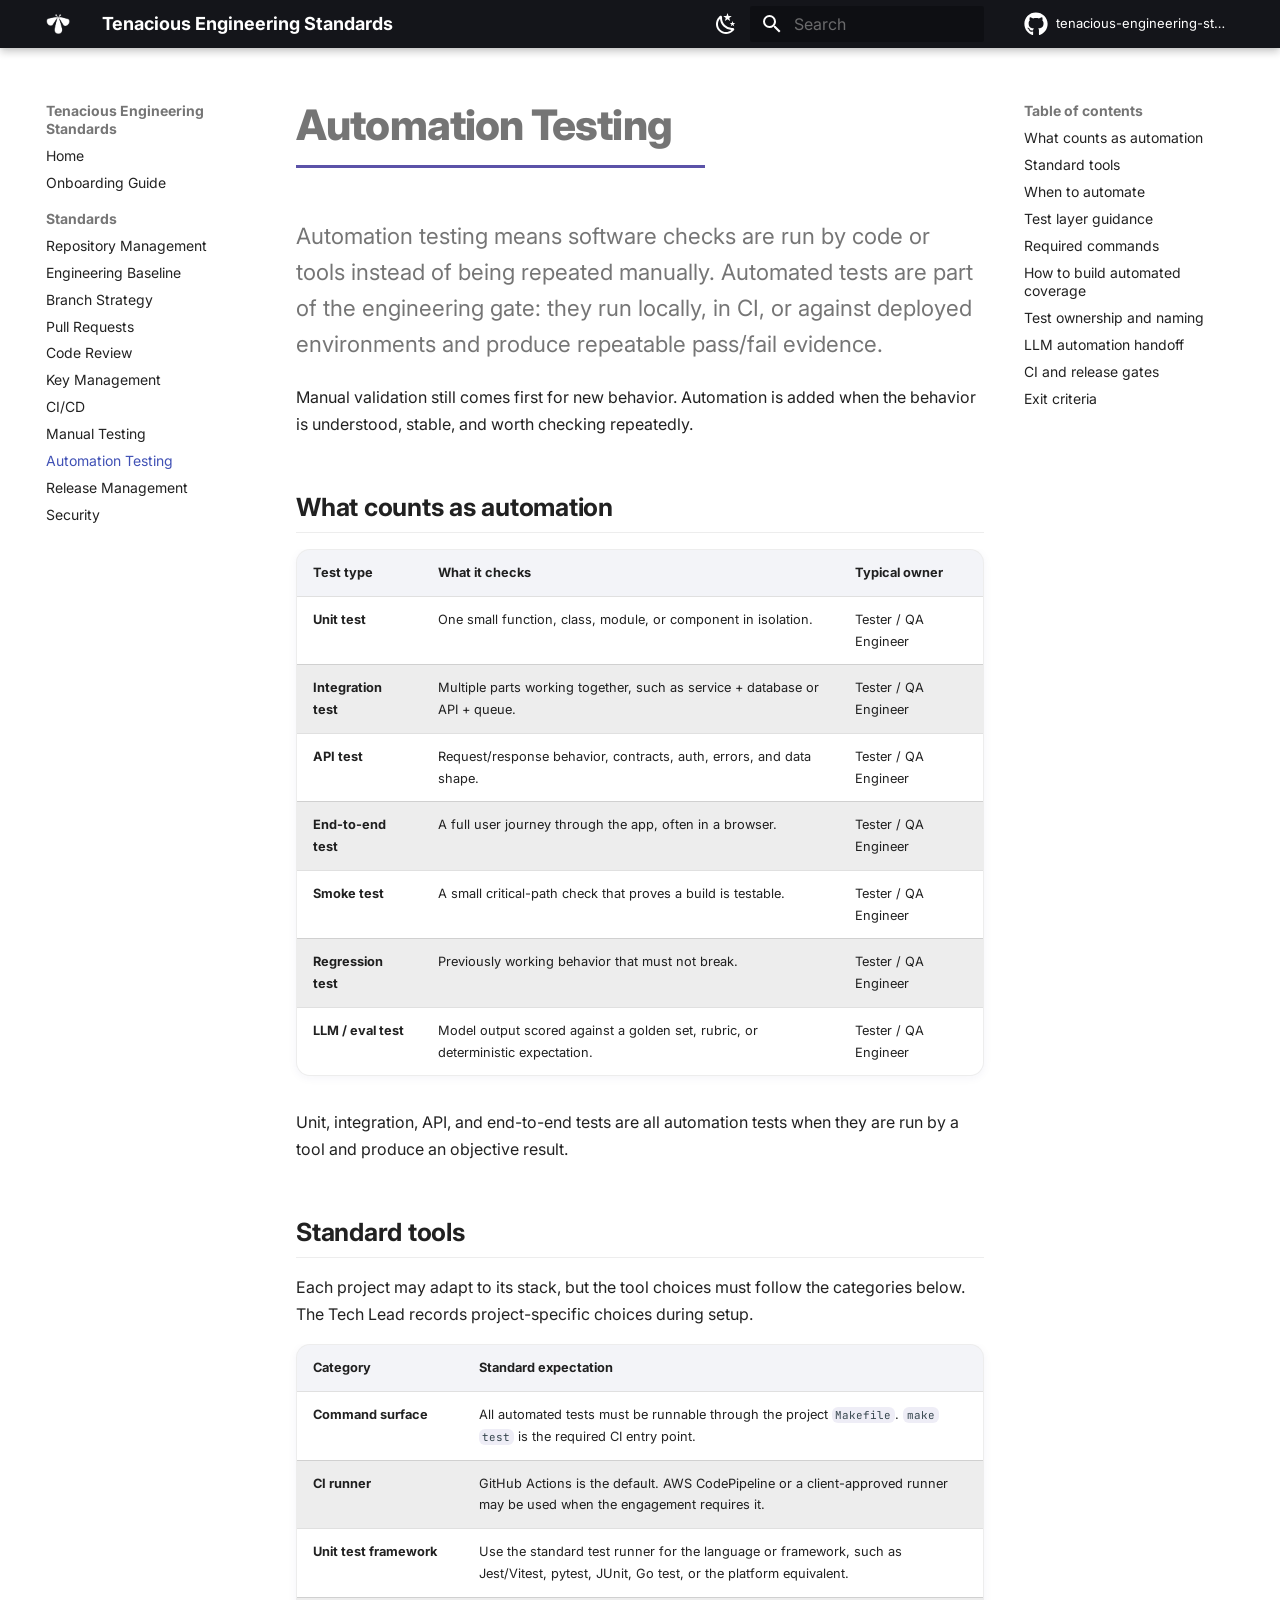
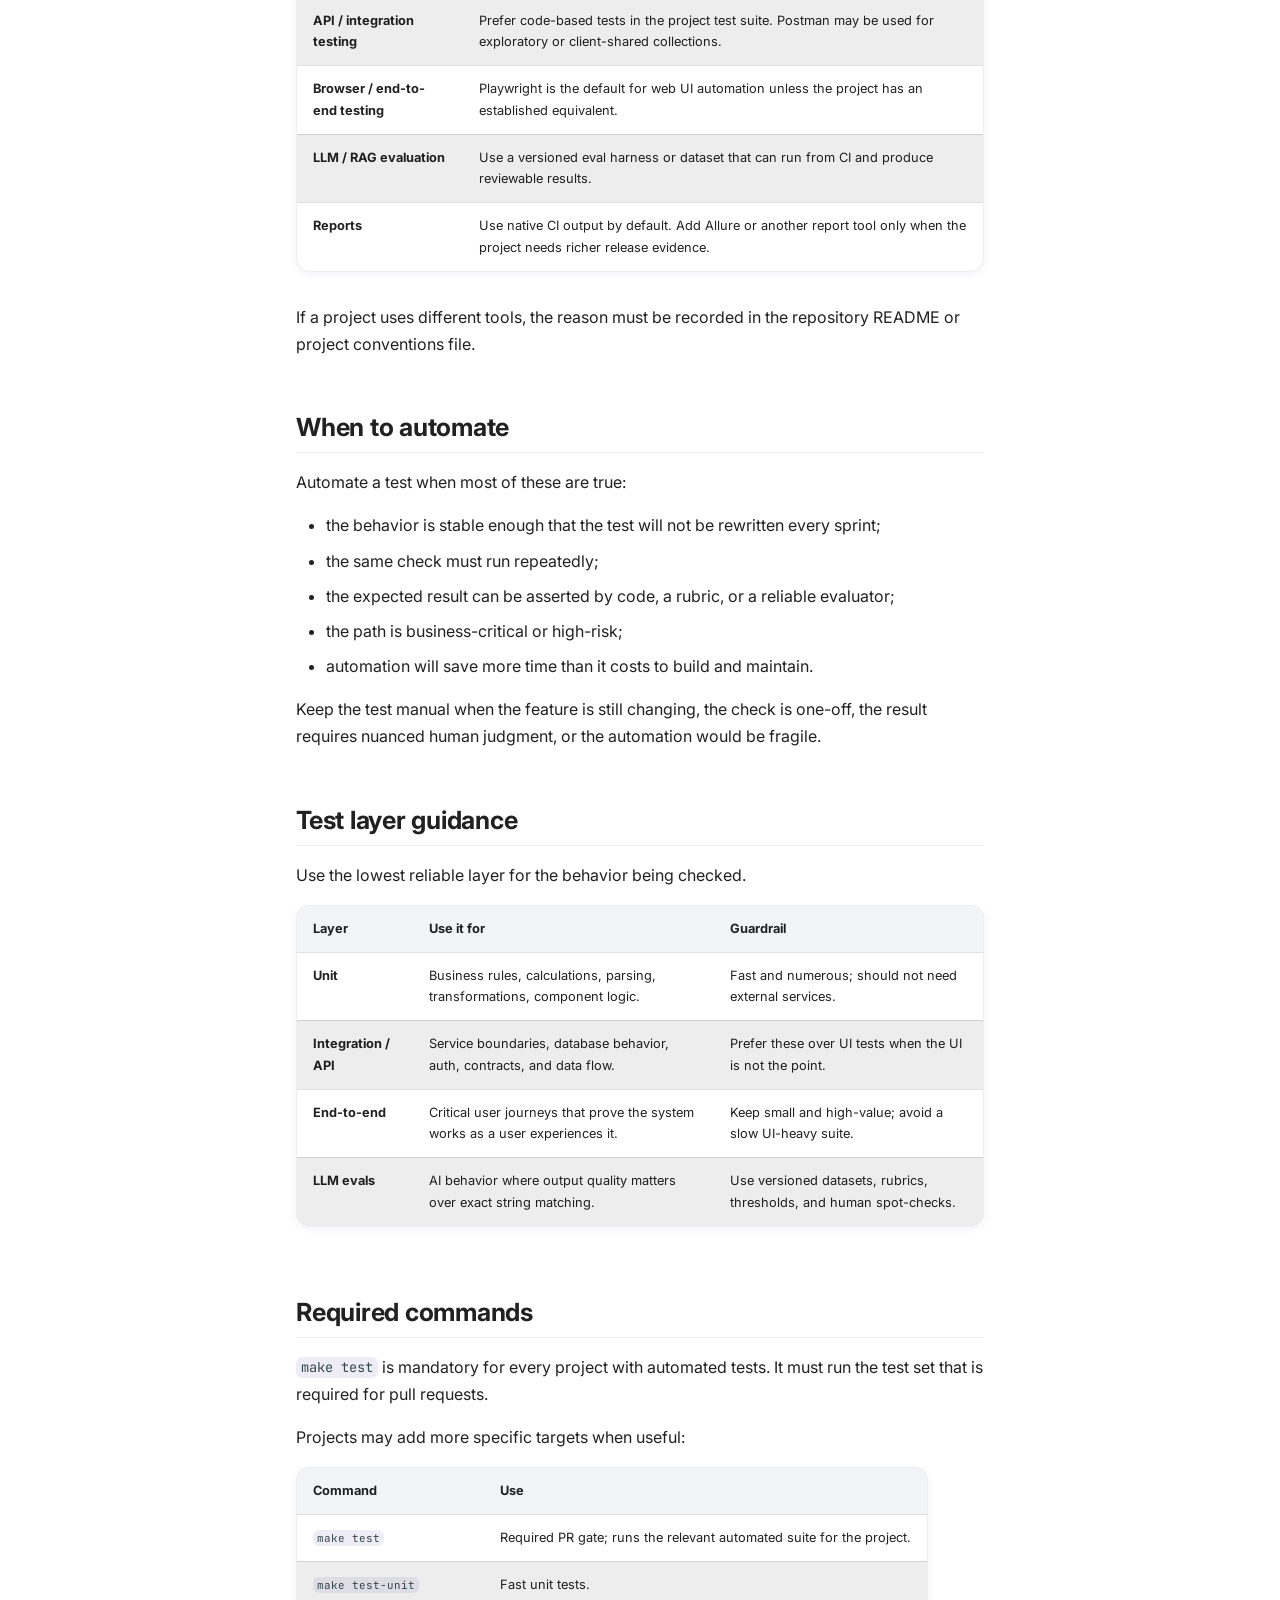
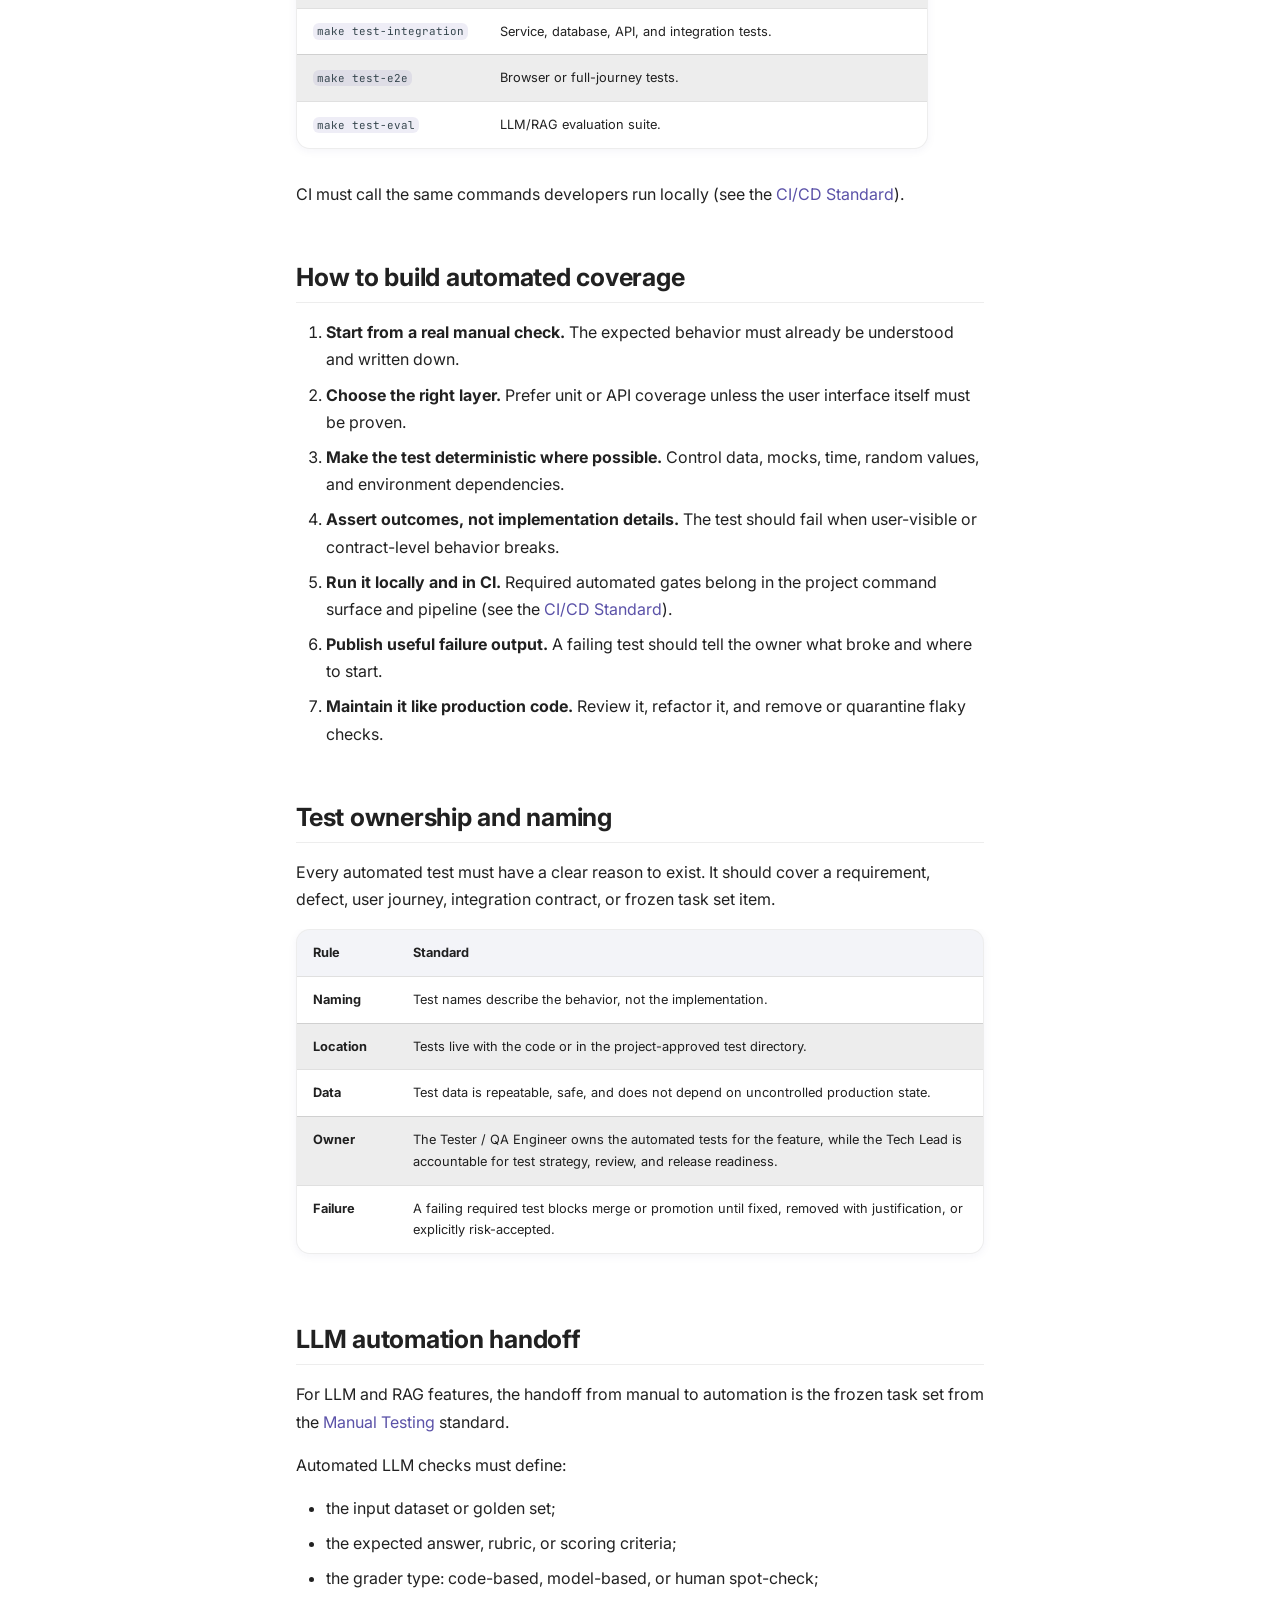
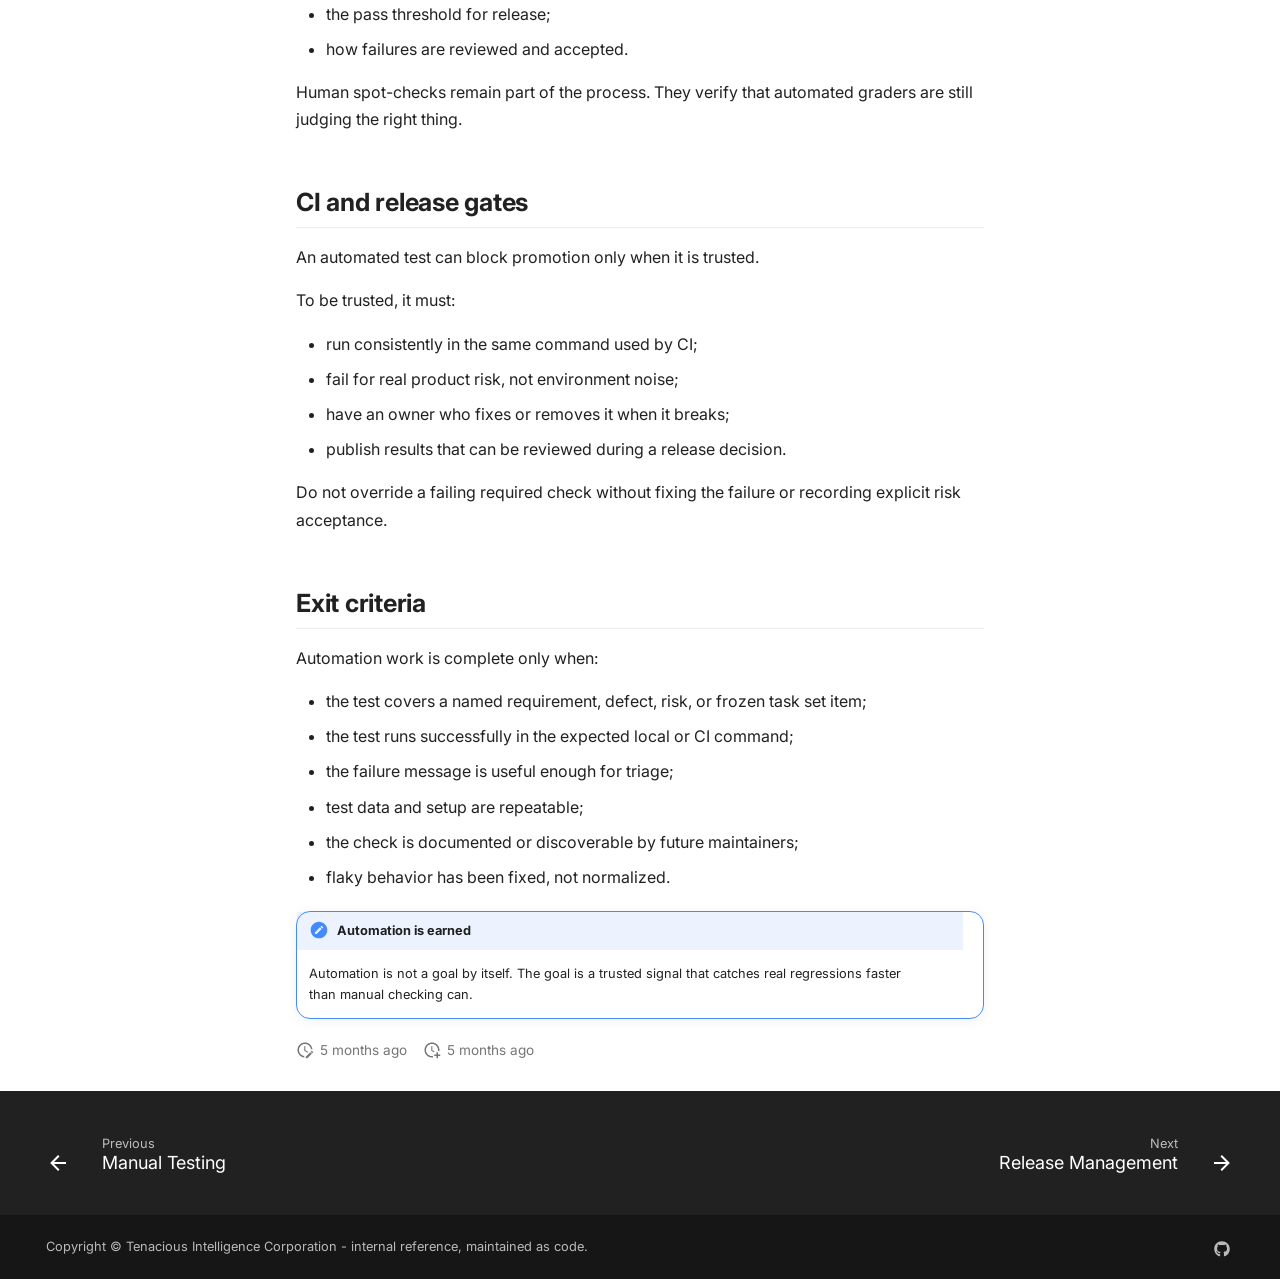
<file: automation-testing-standard/index.html>
<!doctype html>
<html lang="en" class="no-js">
  <head>
    
      <meta charset="utf-8">
      <meta name="viewport" content="width=device-width,initial-scale=1">
      
        <meta name="description" content="The official reference for engineering standards at Tenacious.">
      
      
        <meta name="author" content="Tenacious Intelligence Corporation">
      
      
        <link rel="canonical" href="https://nuryenigusmekonen.github.io/tenacious-engineering-standards/automation-testing-standard/">
      
      
        <link rel="prev" href="../manual-testing-standard/">
      
      
        <link rel="next" href="../release-management-standard/">
      
      
        
      
      
      <link rel="icon" href="../assets/favicon.png">
      <meta name="generator" content="mkdocs-1.6.1, mkdocs-material-9.7.6">
    
    
      
        <title>Automation Testing - Tenacious Engineering Standards</title>
      
    
    
      <link rel="stylesheet" href="../assets/stylesheets/main.484c7ddc.min.css">
      
        
        <link rel="stylesheet" href="../assets/stylesheets/palette.ab4e12ef.min.css">
      
      


    
    
      
    
    
      
        
        
        <link rel="preconnect" href="https://fonts.gstatic.com" crossorigin>
        <link rel="stylesheet" href="https://fonts.googleapis.com/css?family=Inter:300,300i,400,400i,700,700i%7CJetBrains+Mono:400,400i,700,700i&display=fallback">
        <style>:root{--md-text-font:"Inter";--md-code-font:"JetBrains Mono"}</style>
      
    
    
      <link rel="stylesheet" href="../css/timeago.css">
    
      <link rel="stylesheet" href="../assets/extra.css">
    
    <script>__md_scope=new URL("..",location),__md_hash=e=>[...e].reduce(((e,_)=>(e<<5)-e+_.charCodeAt(0)),0),__md_get=(e,_=localStorage,t=__md_scope)=>JSON.parse(_.getItem(t.pathname+"."+e)),__md_set=(e,_,t=localStorage,a=__md_scope)=>{try{t.setItem(a.pathname+"."+e,JSON.stringify(_))}catch(e){}}</script>
    
      

    
    
  </head>
  
  
    
    
      
    
    
    
    
    <body dir="ltr" data-md-color-scheme="default" data-md-color-primary="black" data-md-color-accent="deep-purple">
  
    
    <input class="md-toggle" data-md-toggle="drawer" type="checkbox" id="__drawer" autocomplete="off">
    <input class="md-toggle" data-md-toggle="search" type="checkbox" id="__search" autocomplete="off">
    <label class="md-overlay" for="__drawer"></label>
    <div data-md-component="skip">
      
        
        <a href="#automation-testing" class="md-skip">
          Skip to content
        </a>
      
    </div>
    <div data-md-component="announce">
      
    </div>
    
    
      

  

<header class="md-header md-header--shadow" data-md-component="header">
  <nav class="md-header__inner md-grid" aria-label="Header">
    <a href=".." title="Tenacious Engineering Standards" class="md-header__button md-logo" aria-label="Tenacious Engineering Standards" data-md-component="logo">
      
  <img src="../assets/mark-white.png" alt="logo">

    </a>
    <label class="md-header__button md-icon" for="__drawer">
      
      <svg xmlns="http://www.w3.org/2000/svg" viewBox="0 0 24 24"><path d="M3 6h18v2H3zm0 5h18v2H3zm0 5h18v2H3z"/></svg>
    </label>
    <div class="md-header__title" data-md-component="header-title">
      <div class="md-header__ellipsis">
        <div class="md-header__topic">
          <span class="md-ellipsis">
            Tenacious Engineering Standards
          </span>
        </div>
        <div class="md-header__topic" data-md-component="header-topic">
          <span class="md-ellipsis">
            
              Automation Testing
            
          </span>
        </div>
      </div>
    </div>
    
      
        <form class="md-header__option" data-md-component="palette">
  
    
    
    
    <input class="md-option" data-md-color-media="(prefers-color-scheme: light)" data-md-color-scheme="default" data-md-color-primary="black" data-md-color-accent="deep-purple"  aria-label="Switch to dark mode"  type="radio" name="__palette" id="__palette_0">
    
      <label class="md-header__button md-icon" title="Switch to dark mode" for="__palette_1" hidden>
        <svg xmlns="http://www.w3.org/2000/svg" viewBox="0 0 24 24"><path d="m17.75 4.09-2.53 1.94.91 3.06-2.63-1.81-2.63 1.81.91-3.06-2.53-1.94L12.44 4l1.06-3 1.06 3zm3.5 6.91-1.64 1.25.59 1.98-1.7-1.17-1.7 1.17.59-1.98L15.75 11l2.06-.05L18.5 9l.69 1.95zm-2.28 4.95c.83-.08 1.72 1.1 1.19 1.85-.32.45-.66.87-1.08 1.27C15.17 23 8.84 23 4.94 19.07c-3.91-3.9-3.91-10.24 0-14.14.4-.4.82-.76 1.27-1.08.75-.53 1.93.36 1.85 1.19-.27 2.86.69 5.83 2.89 8.02a9.96 9.96 0 0 0 8.02 2.89m-1.64 2.02a12.08 12.08 0 0 1-7.8-3.47c-2.17-2.19-3.33-5-3.49-7.82-2.81 3.14-2.7 7.96.31 10.98 3.02 3.01 7.84 3.12 10.98.31"/></svg>
      </label>
    
  
    
    
    
    <input class="md-option" data-md-color-media="(prefers-color-scheme: dark)" data-md-color-scheme="slate" data-md-color-primary="black" data-md-color-accent="deep-purple"  aria-label="Switch to light mode"  type="radio" name="__palette" id="__palette_1">
    
      <label class="md-header__button md-icon" title="Switch to light mode" for="__palette_0" hidden>
        <svg xmlns="http://www.w3.org/2000/svg" viewBox="0 0 24 24"><path d="M12 7a5 5 0 0 1 5 5 5 5 0 0 1-5 5 5 5 0 0 1-5-5 5 5 0 0 1 5-5m0 2a3 3 0 0 0-3 3 3 3 0 0 0 3 3 3 3 0 0 0 3-3 3 3 0 0 0-3-3m0-7 2.39 3.42C13.65 5.15 12.84 5 12 5s-1.65.15-2.39.42zM3.34 7l4.16-.35A7.2 7.2 0 0 0 5.94 8.5c-.44.74-.69 1.5-.83 2.29zm.02 10 1.76-3.77a7.131 7.131 0 0 0 2.38 4.14zM20.65 7l-1.77 3.79a7.02 7.02 0 0 0-2.38-4.15zm-.01 10-4.14.36c.59-.51 1.12-1.14 1.54-1.86.42-.73.69-1.5.83-2.29zM12 22l-2.41-3.44c.74.27 1.55.44 2.41.44.82 0 1.63-.17 2.37-.44z"/></svg>
      </label>
    
  
</form>
      
    
    
      <script>var palette=__md_get("__palette");if(palette&&palette.color){if("(prefers-color-scheme)"===palette.color.media){var media=matchMedia("(prefers-color-scheme: light)"),input=document.querySelector(media.matches?"[data-md-color-media='(prefers-color-scheme: light)']":"[data-md-color-media='(prefers-color-scheme: dark)']");palette.color.media=input.getAttribute("data-md-color-media"),palette.color.scheme=input.getAttribute("data-md-color-scheme"),palette.color.primary=input.getAttribute("data-md-color-primary"),palette.color.accent=input.getAttribute("data-md-color-accent")}for(var[key,value]of Object.entries(palette.color))document.body.setAttribute("data-md-color-"+key,value)}</script>
    
    
    
      
      
        <label class="md-header__button md-icon" for="__search">
          
          <svg xmlns="http://www.w3.org/2000/svg" viewBox="0 0 24 24"><path d="M9.5 3A6.5 6.5 0 0 1 16 9.5c0 1.61-.59 3.09-1.56 4.23l.27.27h.79l5 5-1.5 1.5-5-5v-.79l-.27-.27A6.52 6.52 0 0 1 9.5 16 6.5 6.5 0 0 1 3 9.5 6.5 6.5 0 0 1 9.5 3m0 2C7 5 5 7 5 9.5S7 14 9.5 14 14 12 14 9.5 12 5 9.5 5"/></svg>
        </label>
        <div class="md-search" data-md-component="search" role="dialog">
  <label class="md-search__overlay" for="__search"></label>
  <div class="md-search__inner" role="search">
    <form class="md-search__form" name="search">
      <input type="text" class="md-search__input" name="query" aria-label="Search" placeholder="Search" autocapitalize="off" autocorrect="off" autocomplete="off" spellcheck="false" data-md-component="search-query" required>
      <label class="md-search__icon md-icon" for="__search">
        
        <svg xmlns="http://www.w3.org/2000/svg" viewBox="0 0 24 24"><path d="M9.5 3A6.5 6.5 0 0 1 16 9.5c0 1.61-.59 3.09-1.56 4.23l.27.27h.79l5 5-1.5 1.5-5-5v-.79l-.27-.27A6.52 6.52 0 0 1 9.5 16 6.5 6.5 0 0 1 3 9.5 6.5 6.5 0 0 1 9.5 3m0 2C7 5 5 7 5 9.5S7 14 9.5 14 14 12 14 9.5 12 5 9.5 5"/></svg>
        
        <svg xmlns="http://www.w3.org/2000/svg" viewBox="0 0 24 24"><path d="M20 11v2H8l5.5 5.5-1.42 1.42L4.16 12l7.92-7.92L13.5 5.5 8 11z"/></svg>
      </label>
      <nav class="md-search__options" aria-label="Search">
        
          <a href="javascript:void(0)" class="md-search__icon md-icon" title="Share" aria-label="Share" data-clipboard data-clipboard-text="" data-md-component="search-share" tabindex="-1">
            
            <svg xmlns="http://www.w3.org/2000/svg" viewBox="0 0 24 24"><path d="M18 16.08c-.76 0-1.44.3-1.96.77L8.91 12.7c.05-.23.09-.46.09-.7s-.04-.47-.09-.7l7.05-4.11c.54.5 1.25.81 2.04.81a3 3 0 0 0 3-3 3 3 0 0 0-3-3 3 3 0 0 0-3 3c0 .24.04.47.09.7L8.04 9.81C7.5 9.31 6.79 9 6 9a3 3 0 0 0-3 3 3 3 0 0 0 3 3c.79 0 1.5-.31 2.04-.81l7.12 4.15c-.05.21-.08.43-.08.66 0 1.61 1.31 2.91 2.92 2.91s2.92-1.3 2.92-2.91A2.92 2.92 0 0 0 18 16.08"/></svg>
          </a>
        
        <button type="reset" class="md-search__icon md-icon" title="Clear" aria-label="Clear" tabindex="-1">
          
          <svg xmlns="http://www.w3.org/2000/svg" viewBox="0 0 24 24"><path d="M19 6.41 17.59 5 12 10.59 6.41 5 5 6.41 10.59 12 5 17.59 6.41 19 12 13.41 17.59 19 19 17.59 13.41 12z"/></svg>
        </button>
      </nav>
      
        <div class="md-search__suggest" data-md-component="search-suggest"></div>
      
    </form>
    <div class="md-search__output">
      <div class="md-search__scrollwrap" tabindex="0" data-md-scrollfix>
        <div class="md-search-result" data-md-component="search-result">
          <div class="md-search-result__meta">
            Initializing search
          </div>
          <ol class="md-search-result__list" role="presentation"></ol>
        </div>
      </div>
    </div>
  </div>
</div>
      
    
    
      <div class="md-header__source">
        <a href="https://github.com/NuryeNigusMekonen/tenacious-engineering-standards" title="Go to repository" class="md-source" data-md-component="source">
  <div class="md-source__icon md-icon">
    
    <svg xmlns="http://www.w3.org/2000/svg" viewBox="0 0 512 512"><!--! Font Awesome Free 7.1.0 by @fontawesome - https://fontawesome.com License - https://fontawesome.com/license/free (Icons: CC BY 4.0, Fonts: SIL OFL 1.1, Code: MIT License) Copyright 2025 Fonticons, Inc.--><path d="M173.9 397.4c0 2-2.3 3.6-5.2 3.6-3.3.3-5.6-1.3-5.6-3.6 0-2 2.3-3.6 5.2-3.6 3-.3 5.6 1.3 5.6 3.6m-31.1-4.5c-.7 2 1.3 4.3 4.3 4.9 2.6 1 5.6 0 6.2-2s-1.3-4.3-4.3-5.2c-2.6-.7-5.5.3-6.2 2.3m44.2-1.7c-2.9.7-4.9 2.6-4.6 4.9.3 2 2.9 3.3 5.9 2.6 2.9-.7 4.9-2.6 4.6-4.6-.3-1.9-3-3.2-5.9-2.9M252.8 8C114.1 8 8 113.3 8 252c0 110.9 69.8 205.8 169.5 239.2 12.8 2.3 17.3-5.6 17.3-12.1 0-6.2-.3-40.4-.3-61.4 0 0-70 15-84.7-29.8 0 0-11.4-29.1-27.8-36.6 0 0-22.9-15.7 1.6-15.4 0 0 24.9 2 38.6 25.8 21.9 38.6 58.6 27.5 72.9 20.9 2.3-16 8.8-27.1 16-33.7-55.9-6.2-112.3-14.3-112.3-110.5 0-27.5 7.6-41.3 23.6-58.9-2.6-6.5-11.1-33.3 2.6-67.9 20.9-6.5 69 27 69 27 20-5.6 41.5-8.5 62.8-8.5s42.8 2.9 62.8 8.5c0 0 48.1-33.6 69-27 13.7 34.7 5.2 61.4 2.6 67.9 16 17.7 25.8 31.5 25.8 58.9 0 96.5-58.9 104.2-114.8 110.5 9.2 7.9 17 22.9 17 46.4 0 33.7-.3 75.4-.3 83.6 0 6.5 4.6 14.4 17.3 12.1C436.2 457.8 504 362.9 504 252 504 113.3 391.5 8 252.8 8M105.2 352.9c-1.3 1-1 3.3.7 5.2 1.6 1.6 3.9 2.3 5.2 1 1.3-1 1-3.3-.7-5.2-1.6-1.6-3.9-2.3-5.2-1m-10.8-8.1c-.7 1.3.3 2.9 2.3 3.9 1.6 1 3.6.7 4.3-.7.7-1.3-.3-2.9-2.3-3.9-2-.6-3.6-.3-4.3.7m32.4 35.6c-1.6 1.3-1 4.3 1.3 6.2 2.3 2.3 5.2 2.6 6.5 1 1.3-1.3.7-4.3-1.3-6.2-2.2-2.3-5.2-2.6-6.5-1m-11.4-14.7c-1.6 1-1.6 3.6 0 5.9s4.3 3.3 5.6 2.3c1.6-1.3 1.6-3.9 0-6.2-1.4-2.3-4-3.3-5.6-2"/></svg>
  </div>
  <div class="md-source__repository">
    tenacious-engineering-standards
  </div>
</a>
      </div>
    
  </nav>
  
</header>
    
    <div class="md-container" data-md-component="container">
      
      
        
          
        
      
      <main class="md-main" data-md-component="main">
        <div class="md-main__inner md-grid">
          
            
              
              <div class="md-sidebar md-sidebar--primary" data-md-component="sidebar" data-md-type="navigation" >
                <div class="md-sidebar__scrollwrap">
                  <div class="md-sidebar__inner">
                    



<nav class="md-nav md-nav--primary" aria-label="Navigation" data-md-level="0">
  <label class="md-nav__title" for="__drawer">
    <a href=".." title="Tenacious Engineering Standards" class="md-nav__button md-logo" aria-label="Tenacious Engineering Standards" data-md-component="logo">
      
  <img src="../assets/mark-white.png" alt="logo">

    </a>
    Tenacious Engineering Standards
  </label>
  
    <div class="md-nav__source">
      <a href="https://github.com/NuryeNigusMekonen/tenacious-engineering-standards" title="Go to repository" class="md-source" data-md-component="source">
  <div class="md-source__icon md-icon">
    
    <svg xmlns="http://www.w3.org/2000/svg" viewBox="0 0 512 512"><!--! Font Awesome Free 7.1.0 by @fontawesome - https://fontawesome.com License - https://fontawesome.com/license/free (Icons: CC BY 4.0, Fonts: SIL OFL 1.1, Code: MIT License) Copyright 2025 Fonticons, Inc.--><path d="M173.9 397.4c0 2-2.3 3.6-5.2 3.6-3.3.3-5.6-1.3-5.6-3.6 0-2 2.3-3.6 5.2-3.6 3-.3 5.6 1.3 5.6 3.6m-31.1-4.5c-.7 2 1.3 4.3 4.3 4.9 2.6 1 5.6 0 6.2-2s-1.3-4.3-4.3-5.2c-2.6-.7-5.5.3-6.2 2.3m44.2-1.7c-2.9.7-4.9 2.6-4.6 4.9.3 2 2.9 3.3 5.9 2.6 2.9-.7 4.9-2.6 4.6-4.6-.3-1.9-3-3.2-5.9-2.9M252.8 8C114.1 8 8 113.3 8 252c0 110.9 69.8 205.8 169.5 239.2 12.8 2.3 17.3-5.6 17.3-12.1 0-6.2-.3-40.4-.3-61.4 0 0-70 15-84.7-29.8 0 0-11.4-29.1-27.8-36.6 0 0-22.9-15.7 1.6-15.4 0 0 24.9 2 38.6 25.8 21.9 38.6 58.6 27.5 72.9 20.9 2.3-16 8.8-27.1 16-33.7-55.9-6.2-112.3-14.3-112.3-110.5 0-27.5 7.6-41.3 23.6-58.9-2.6-6.5-11.1-33.3 2.6-67.9 20.9-6.5 69 27 69 27 20-5.6 41.5-8.5 62.8-8.5s42.8 2.9 62.8 8.5c0 0 48.1-33.6 69-27 13.7 34.7 5.2 61.4 2.6 67.9 16 17.7 25.8 31.5 25.8 58.9 0 96.5-58.9 104.2-114.8 110.5 9.2 7.9 17 22.9 17 46.4 0 33.7-.3 75.4-.3 83.6 0 6.5 4.6 14.4 17.3 12.1C436.2 457.8 504 362.9 504 252 504 113.3 391.5 8 252.8 8M105.2 352.9c-1.3 1-1 3.3.7 5.2 1.6 1.6 3.9 2.3 5.2 1 1.3-1 1-3.3-.7-5.2-1.6-1.6-3.9-2.3-5.2-1m-10.8-8.1c-.7 1.3.3 2.9 2.3 3.9 1.6 1 3.6.7 4.3-.7.7-1.3-.3-2.9-2.3-3.9-2-.6-3.6-.3-4.3.7m32.4 35.6c-1.6 1.3-1 4.3 1.3 6.2 2.3 2.3 5.2 2.6 6.5 1 1.3-1.3.7-4.3-1.3-6.2-2.2-2.3-5.2-2.6-6.5-1m-11.4-14.7c-1.6 1-1.6 3.6 0 5.9s4.3 3.3 5.6 2.3c1.6-1.3 1.6-3.9 0-6.2-1.4-2.3-4-3.3-5.6-2"/></svg>
  </div>
  <div class="md-source__repository">
    tenacious-engineering-standards
  </div>
</a>
    </div>
  
  <ul class="md-nav__list" data-md-scrollfix>
    
      
      
  
  
  
  
    <li class="md-nav__item">
      <a href=".." class="md-nav__link">
        
  
  
  <span class="md-ellipsis">
    
  
    Home
  

    
  </span>
  
  

      </a>
    </li>
  

    
      
      
  
  
  
  
    <li class="md-nav__item">
      <a href="../onboarding-guide/" class="md-nav__link">
        
  
  
  <span class="md-ellipsis">
    
  
    Onboarding Guide
  

    
  </span>
  
  

      </a>
    </li>
  

    
      
      
  
  
    
  
  
  
    
    
      
        
      
        
      
        
      
        
      
        
      
        
      
        
      
        
      
        
      
        
      
        
      
    
    
    
      
        
        
      
    
    
    <li class="md-nav__item md-nav__item--active md-nav__item--section md-nav__item--nested">
      
        
        
        <input class="md-nav__toggle md-toggle " type="checkbox" id="__nav_3" checked>
        
          
          <label class="md-nav__link" for="__nav_3" id="__nav_3_label" tabindex="">
            
  
  
  <span class="md-ellipsis">
    
  
    Standards
  

    
  </span>
  
  

            <span class="md-nav__icon md-icon"></span>
          </label>
        
        <nav class="md-nav" data-md-level="1" aria-labelledby="__nav_3_label" aria-expanded="true">
          <label class="md-nav__title" for="__nav_3">
            <span class="md-nav__icon md-icon"></span>
            
  
    Standards
  

          </label>
          <ul class="md-nav__list" data-md-scrollfix>
            
              
                
  
  
  
  
    <li class="md-nav__item">
      <a href="../repository-management-standard/" class="md-nav__link">
        
  
  
  <span class="md-ellipsis">
    
  
    Repository Management
  

    
  </span>
  
  

      </a>
    </li>
  

              
            
              
                
  
  
  
  
    <li class="md-nav__item">
      <a href="../engineering-baseline-standard/" class="md-nav__link">
        
  
  
  <span class="md-ellipsis">
    
  
    Engineering Baseline
  

    
  </span>
  
  

      </a>
    </li>
  

              
            
              
                
  
  
  
  
    <li class="md-nav__item">
      <a href="../branching-standard/" class="md-nav__link">
        
  
  
  <span class="md-ellipsis">
    
  
    Branch Strategy
  

    
  </span>
  
  

      </a>
    </li>
  

              
            
              
                
  
  
  
  
    <li class="md-nav__item">
      <a href="../pull-request-standard/" class="md-nav__link">
        
  
  
  <span class="md-ellipsis">
    
  
    Pull Requests
  

    
  </span>
  
  

      </a>
    </li>
  

              
            
              
                
  
  
  
  
    <li class="md-nav__item">
      <a href="../code-review-standard/" class="md-nav__link">
        
  
  
  <span class="md-ellipsis">
    
  
    Code Review
  

    
  </span>
  
  

      </a>
    </li>
  

              
            
              
                
  
  
  
  
    <li class="md-nav__item">
      <a href="../secrets-management-standard/" class="md-nav__link">
        
  
  
  <span class="md-ellipsis">
    
  
    Key Management
  

    
  </span>
  
  

      </a>
    </li>
  

              
            
              
                
  
  
  
  
    <li class="md-nav__item">
      <a href="../ci-cd-standard/" class="md-nav__link">
        
  
  
  <span class="md-ellipsis">
    
  
    CI/CD
  

    
  </span>
  
  

      </a>
    </li>
  

              
            
              
                
  
  
  
  
    <li class="md-nav__item">
      <a href="../manual-testing-standard/" class="md-nav__link">
        
  
  
  <span class="md-ellipsis">
    
  
    Manual Testing
  

    
  </span>
  
  

      </a>
    </li>
  

              
            
              
                
  
  
    
  
  
  
    <li class="md-nav__item md-nav__item--active">
      
      <input class="md-nav__toggle md-toggle" type="checkbox" id="__toc">
      
      
        
      
      
        <label class="md-nav__link md-nav__link--active" for="__toc">
          
  
  
  <span class="md-ellipsis">
    
  
    Automation Testing
  

    
  </span>
  
  

          <span class="md-nav__icon md-icon"></span>
        </label>
      
      <a href="./" class="md-nav__link md-nav__link--active">
        
  
  
  <span class="md-ellipsis">
    
  
    Automation Testing
  

    
  </span>
  
  

      </a>
      
        

<nav class="md-nav md-nav--secondary" aria-label="Table of contents">
  
  
  
    
  
  
    <label class="md-nav__title" for="__toc">
      <span class="md-nav__icon md-icon"></span>
      Table of contents
    </label>
    <ul class="md-nav__list" data-md-component="toc" data-md-scrollfix>
      
        <li class="md-nav__item">
  <a href="#what-counts-as-automation" class="md-nav__link">
    <span class="md-ellipsis">
      
        What counts as automation
      
    </span>
  </a>
  
</li>
      
        <li class="md-nav__item">
  <a href="#standard-tools" class="md-nav__link">
    <span class="md-ellipsis">
      
        Standard tools
      
    </span>
  </a>
  
</li>
      
        <li class="md-nav__item">
  <a href="#when-to-automate" class="md-nav__link">
    <span class="md-ellipsis">
      
        When to automate
      
    </span>
  </a>
  
</li>
      
        <li class="md-nav__item">
  <a href="#test-layer-guidance" class="md-nav__link">
    <span class="md-ellipsis">
      
        Test layer guidance
      
    </span>
  </a>
  
</li>
      
        <li class="md-nav__item">
  <a href="#required-commands" class="md-nav__link">
    <span class="md-ellipsis">
      
        Required commands
      
    </span>
  </a>
  
</li>
      
        <li class="md-nav__item">
  <a href="#how-to-build-automated-coverage" class="md-nav__link">
    <span class="md-ellipsis">
      
        How to build automated coverage
      
    </span>
  </a>
  
</li>
      
        <li class="md-nav__item">
  <a href="#test-ownership-and-naming" class="md-nav__link">
    <span class="md-ellipsis">
      
        Test ownership and naming
      
    </span>
  </a>
  
</li>
      
        <li class="md-nav__item">
  <a href="#llm-automation-handoff" class="md-nav__link">
    <span class="md-ellipsis">
      
        LLM automation handoff
      
    </span>
  </a>
  
</li>
      
        <li class="md-nav__item">
  <a href="#ci-and-release-gates" class="md-nav__link">
    <span class="md-ellipsis">
      
        CI and release gates
      
    </span>
  </a>
  
</li>
      
        <li class="md-nav__item">
  <a href="#exit-criteria" class="md-nav__link">
    <span class="md-ellipsis">
      
        Exit criteria
      
    </span>
  </a>
  
</li>
      
    </ul>
  
</nav>
      
    </li>
  

              
            
              
                
  
  
  
  
    <li class="md-nav__item">
      <a href="../release-management-standard/" class="md-nav__link">
        
  
  
  <span class="md-ellipsis">
    
  
    Release Management
  

    
  </span>
  
  

      </a>
    </li>
  

              
            
              
                
  
  
  
  
    <li class="md-nav__item">
      <a href="../security-standard/" class="md-nav__link">
        
  
  
  <span class="md-ellipsis">
    
  
    Security
  

    
  </span>
  
  

      </a>
    </li>
  

              
            
          </ul>
        </nav>
      
    </li>
  

    
  </ul>
</nav>
                  </div>
                </div>
              </div>
            
            
              
              <div class="md-sidebar md-sidebar--secondary" data-md-component="sidebar" data-md-type="toc" >
                <div class="md-sidebar__scrollwrap">
                  <div class="md-sidebar__inner">
                    

<nav class="md-nav md-nav--secondary" aria-label="Table of contents">
  
  
  
    
  
  
    <label class="md-nav__title" for="__toc">
      <span class="md-nav__icon md-icon"></span>
      Table of contents
    </label>
    <ul class="md-nav__list" data-md-component="toc" data-md-scrollfix>
      
        <li class="md-nav__item">
  <a href="#what-counts-as-automation" class="md-nav__link">
    <span class="md-ellipsis">
      
        What counts as automation
      
    </span>
  </a>
  
</li>
      
        <li class="md-nav__item">
  <a href="#standard-tools" class="md-nav__link">
    <span class="md-ellipsis">
      
        Standard tools
      
    </span>
  </a>
  
</li>
      
        <li class="md-nav__item">
  <a href="#when-to-automate" class="md-nav__link">
    <span class="md-ellipsis">
      
        When to automate
      
    </span>
  </a>
  
</li>
      
        <li class="md-nav__item">
  <a href="#test-layer-guidance" class="md-nav__link">
    <span class="md-ellipsis">
      
        Test layer guidance
      
    </span>
  </a>
  
</li>
      
        <li class="md-nav__item">
  <a href="#required-commands" class="md-nav__link">
    <span class="md-ellipsis">
      
        Required commands
      
    </span>
  </a>
  
</li>
      
        <li class="md-nav__item">
  <a href="#how-to-build-automated-coverage" class="md-nav__link">
    <span class="md-ellipsis">
      
        How to build automated coverage
      
    </span>
  </a>
  
</li>
      
        <li class="md-nav__item">
  <a href="#test-ownership-and-naming" class="md-nav__link">
    <span class="md-ellipsis">
      
        Test ownership and naming
      
    </span>
  </a>
  
</li>
      
        <li class="md-nav__item">
  <a href="#llm-automation-handoff" class="md-nav__link">
    <span class="md-ellipsis">
      
        LLM automation handoff
      
    </span>
  </a>
  
</li>
      
        <li class="md-nav__item">
  <a href="#ci-and-release-gates" class="md-nav__link">
    <span class="md-ellipsis">
      
        CI and release gates
      
    </span>
  </a>
  
</li>
      
        <li class="md-nav__item">
  <a href="#exit-criteria" class="md-nav__link">
    <span class="md-ellipsis">
      
        Exit criteria
      
    </span>
  </a>
  
</li>
      
    </ul>
  
</nav>
                  </div>
                </div>
              </div>
            
          
          
            <div class="md-content" data-md-component="content">
              
              <article class="md-content__inner md-typeset">
                
                  



<h1 id="automation-testing">Automation Testing<a class="headerlink" href="#automation-testing" title="Permanent link">&para;</a></h1>
<p>Automation testing means software checks are run by code or tools instead of being repeated manually.
Automated tests are part of the engineering gate: they run locally, in CI, or against deployed environments
and produce repeatable pass/fail evidence.</p>
<p>Manual validation still comes first for new behavior. Automation is added when the behavior is understood,
stable, and worth checking repeatedly.</p>
<h2 id="what-counts-as-automation">What counts as automation<a class="headerlink" href="#what-counts-as-automation" title="Permanent link">&para;</a></h2>
<table>
<thead>
<tr>
<th>Test type</th>
<th>What it checks</th>
<th>Typical owner</th>
</tr>
</thead>
<tbody>
<tr>
<td><strong>Unit test</strong></td>
<td>One small function, class, module, or component in isolation.</td>
<td>Tester / QA Engineer</td>
</tr>
<tr>
<td><strong>Integration test</strong></td>
<td>Multiple parts working together, such as service + database or API + queue.</td>
<td>Tester / QA Engineer</td>
</tr>
<tr>
<td><strong>API test</strong></td>
<td>Request/response behavior, contracts, auth, errors, and data shape.</td>
<td>Tester / QA Engineer</td>
</tr>
<tr>
<td><strong>End-to-end test</strong></td>
<td>A full user journey through the app, often in a browser.</td>
<td>Tester / QA Engineer</td>
</tr>
<tr>
<td><strong>Smoke test</strong></td>
<td>A small critical-path check that proves a build is testable.</td>
<td>Tester / QA Engineer</td>
</tr>
<tr>
<td><strong>Regression test</strong></td>
<td>Previously working behavior that must not break.</td>
<td>Tester / QA Engineer</td>
</tr>
<tr>
<td><strong>LLM / eval test</strong></td>
<td>Model output scored against a golden set, rubric, or deterministic expectation.</td>
<td>Tester / QA Engineer</td>
</tr>
</tbody>
</table>
<p>Unit, integration, API, and end-to-end tests are all automation tests when they are run by a tool and produce
an objective result.</p>
<h2 id="standard-tools">Standard tools<a class="headerlink" href="#standard-tools" title="Permanent link">&para;</a></h2>
<p>Each project may adapt to its stack, but the tool choices must follow the categories below. The Tech Lead
records project-specific choices during setup.</p>
<table>
<thead>
<tr>
<th>Category</th>
<th>Standard expectation</th>
</tr>
</thead>
<tbody>
<tr>
<td><strong>Command surface</strong></td>
<td>All automated tests must be runnable through the project <code>Makefile</code>. <code>make test</code> is the required CI entry point.</td>
</tr>
<tr>
<td><strong>CI runner</strong></td>
<td>GitHub Actions is the default. AWS CodePipeline or a client-approved runner may be used when the engagement requires it.</td>
</tr>
<tr>
<td><strong>Unit test framework</strong></td>
<td>Use the standard test runner for the language or framework, such as Jest/Vitest, pytest, JUnit, Go test, or the platform equivalent.</td>
</tr>
<tr>
<td><strong>API / integration testing</strong></td>
<td>Prefer code-based tests in the project test suite. Postman may be used for exploratory or client-shared collections.</td>
</tr>
<tr>
<td><strong>Browser / end-to-end testing</strong></td>
<td>Playwright is the default for web UI automation unless the project has an established equivalent.</td>
</tr>
<tr>
<td><strong>LLM / RAG evaluation</strong></td>
<td>Use a versioned eval harness or dataset that can run from CI and produce reviewable results.</td>
</tr>
<tr>
<td><strong>Reports</strong></td>
<td>Use native CI output by default. Add Allure or another report tool only when the project needs richer release evidence.</td>
</tr>
</tbody>
</table>
<p>If a project uses different tools, the reason must be recorded in the repository README or project
conventions file.</p>
<h2 id="when-to-automate">When to automate<a class="headerlink" href="#when-to-automate" title="Permanent link">&para;</a></h2>
<p>Automate a test when most of these are true:</p>
<ul>
<li>the behavior is stable enough that the test will not be rewritten every sprint;</li>
<li>the same check must run repeatedly;</li>
<li>the expected result can be asserted by code, a rubric, or a reliable evaluator;</li>
<li>the path is business-critical or high-risk;</li>
<li>automation will save more time than it costs to build and maintain.</li>
</ul>
<p>Keep the test manual when the feature is still changing, the check is one-off, the result requires nuanced
human judgment, or the automation would be fragile.</p>
<h2 id="test-layer-guidance">Test layer guidance<a class="headerlink" href="#test-layer-guidance" title="Permanent link">&para;</a></h2>
<p>Use the lowest reliable layer for the behavior being checked.</p>
<table>
<thead>
<tr>
<th>Layer</th>
<th>Use it for</th>
<th>Guardrail</th>
</tr>
</thead>
<tbody>
<tr>
<td><strong>Unit</strong></td>
<td>Business rules, calculations, parsing, transformations, component logic.</td>
<td>Fast and numerous; should not need external services.</td>
</tr>
<tr>
<td><strong>Integration / API</strong></td>
<td>Service boundaries, database behavior, auth, contracts, and data flow.</td>
<td>Prefer these over UI tests when the UI is not the point.</td>
</tr>
<tr>
<td><strong>End-to-end</strong></td>
<td>Critical user journeys that prove the system works as a user experiences it.</td>
<td>Keep small and high-value; avoid a slow UI-heavy suite.</td>
</tr>
<tr>
<td><strong>LLM evals</strong></td>
<td>AI behavior where output quality matters over exact string matching.</td>
<td>Use versioned datasets, rubrics, thresholds, and human spot-checks.</td>
</tr>
</tbody>
</table>
<h2 id="required-commands">Required commands<a class="headerlink" href="#required-commands" title="Permanent link">&para;</a></h2>
<p><code>make test</code> is mandatory for every project with automated tests. It must run the test set that is required
for pull requests.</p>
<p>Projects may add more specific targets when useful:</p>
<table>
<thead>
<tr>
<th>Command</th>
<th>Use</th>
</tr>
</thead>
<tbody>
<tr>
<td><code>make test</code></td>
<td>Required PR gate; runs the relevant automated suite for the project.</td>
</tr>
<tr>
<td><code>make test-unit</code></td>
<td>Fast unit tests.</td>
</tr>
<tr>
<td><code>make test-integration</code></td>
<td>Service, database, API, and integration tests.</td>
</tr>
<tr>
<td><code>make test-e2e</code></td>
<td>Browser or full-journey tests.</td>
</tr>
<tr>
<td><code>make test-eval</code></td>
<td>LLM/RAG evaluation suite.</td>
</tr>
</tbody>
</table>
<p>CI must call the same commands developers run locally (see the <a href="../ci-cd-standard/">CI/CD Standard</a>).</p>
<h2 id="how-to-build-automated-coverage">How to build automated coverage<a class="headerlink" href="#how-to-build-automated-coverage" title="Permanent link">&para;</a></h2>
<ol>
<li><strong>Start from a real manual check.</strong> The expected behavior must already be understood and written down.</li>
<li><strong>Choose the right layer.</strong> Prefer unit or API coverage unless the user interface itself must be proven.</li>
<li><strong>Make the test deterministic where possible.</strong> Control data, mocks, time, random values, and environment
   dependencies.</li>
<li><strong>Assert outcomes, not implementation details.</strong> The test should fail when user-visible or contract-level
   behavior breaks.</li>
<li><strong>Run it locally and in CI.</strong> Required automated gates belong in the project command surface and pipeline
   (see the <a href="../ci-cd-standard/">CI/CD Standard</a>).</li>
<li><strong>Publish useful failure output.</strong> A failing test should tell the owner what broke and where to start.</li>
<li><strong>Maintain it like production code.</strong> Review it, refactor it, and remove or quarantine flaky checks.</li>
</ol>
<h2 id="test-ownership-and-naming">Test ownership and naming<a class="headerlink" href="#test-ownership-and-naming" title="Permanent link">&para;</a></h2>
<p>Every automated test must have a clear reason to exist. It should cover a requirement, defect, user journey,
integration contract, or frozen task set item.</p>
<table>
<thead>
<tr>
<th>Rule</th>
<th>Standard</th>
</tr>
</thead>
<tbody>
<tr>
<td><strong>Naming</strong></td>
<td>Test names describe the behavior, not the implementation.</td>
</tr>
<tr>
<td><strong>Location</strong></td>
<td>Tests live with the code or in the project-approved test directory.</td>
</tr>
<tr>
<td><strong>Data</strong></td>
<td>Test data is repeatable, safe, and does not depend on uncontrolled production state.</td>
</tr>
<tr>
<td><strong>Owner</strong></td>
<td>The Tester / QA Engineer owns the automated tests for the feature, while the Tech Lead is accountable for test strategy, review, and release readiness.</td>
</tr>
<tr>
<td><strong>Failure</strong></td>
<td>A failing required test blocks merge or promotion until fixed, removed with justification, or explicitly risk-accepted.</td>
</tr>
</tbody>
</table>
<h2 id="llm-automation-handoff">LLM automation handoff<a class="headerlink" href="#llm-automation-handoff" title="Permanent link">&para;</a></h2>
<p>For LLM and RAG features, the handoff from manual to automation is the frozen task set from the
<a href="../manual-testing-standard/#llm-and-rag-checks">Manual Testing</a> standard.</p>
<p>Automated LLM checks must define:</p>
<ul>
<li>the input dataset or golden set;</li>
<li>the expected answer, rubric, or scoring criteria;</li>
<li>the grader type: code-based, model-based, or human spot-check;</li>
<li>the pass threshold for release;</li>
<li>how failures are reviewed and accepted.</li>
</ul>
<p>Human spot-checks remain part of the process. They verify that automated graders are still judging the
right thing.</p>
<h2 id="ci-and-release-gates">CI and release gates<a class="headerlink" href="#ci-and-release-gates" title="Permanent link">&para;</a></h2>
<p>An automated test can block promotion only when it is trusted.</p>
<p>To be trusted, it must:</p>
<ul>
<li>run consistently in the same command used by CI;</li>
<li>fail for real product risk, not environment noise;</li>
<li>have an owner who fixes or removes it when it breaks;</li>
<li>publish results that can be reviewed during a release decision.</li>
</ul>
<p>Do not override a failing required check without fixing the failure or recording explicit risk acceptance.</p>
<h2 id="exit-criteria">Exit criteria<a class="headerlink" href="#exit-criteria" title="Permanent link">&para;</a></h2>
<p>Automation work is complete only when:</p>
<ul>
<li>the test covers a named requirement, defect, risk, or frozen task set item;</li>
<li>the test runs successfully in the expected local or CI command;</li>
<li>the failure message is useful enough for triage;</li>
<li>test data and setup are repeatable;</li>
<li>the check is documented or discoverable by future maintainers;</li>
<li>flaky behavior has been fixed, not normalized.</li>
</ul>
<div class="admonition note">
<p class="admonition-title">Automation is earned</p>
<p>Automation is not a goal by itself. The goal is a trusted signal that catches real regressions faster
than manual checking can.</p>
</div>







  
    
  
  
    
  


  <aside class="md-source-file">
    
      
  <span class="md-source-file__fact">
    <span class="md-icon" title="Last update">
      <svg xmlns="http://www.w3.org/2000/svg" viewBox="0 0 24 24"><path d="M21 13.1c-.1 0-.3.1-.4.2l-1 1 2.1 2.1 1-1c.2-.2.2-.6 0-.8l-1.3-1.3c-.1-.1-.2-.2-.4-.2m-1.9 1.8-6.1 6V23h2.1l6.1-6.1zM12.5 7v5.2l4 2.4-1 1L11 13V7zM11 21.9c-5.1-.5-9-4.8-9-9.9C2 6.5 6.5 2 12 2c5.3 0 9.6 4.1 10 9.3-.3-.1-.6-.2-1-.2s-.7.1-1 .2C19.6 7.2 16.2 4 12 4c-4.4 0-8 3.6-8 8 0 4.1 3.1 7.5 7.1 7.9l-.1.2z"/></svg>
    </span>
    <span class="git-revision-date-localized-plugin git-revision-date-localized-plugin-timeago" title="July 2, 2026 16:13:51 UTC"><span class="timeago" datetime="2026-07-02T16:13:51+00:00" locale="en"></span></span><span class="git-revision-date-localized-plugin git-revision-date-localized-plugin-iso_date" title="July 2, 2026 16:13:51 UTC">2026-07-02</span>
  </span>

    
    
      
  <span class="md-source-file__fact">
    <span class="md-icon" title="Created">
      <svg xmlns="http://www.w3.org/2000/svg" viewBox="0 0 24 24"><path d="M14.47 15.08 11 13V7h1.5v5.25l3.08 1.83c-.41.28-.79.62-1.11 1m-1.39 4.84c-.36.05-.71.08-1.08.08-4.42 0-8-3.58-8-8s3.58-8 8-8 8 3.58 8 8c0 .37-.03.72-.08 1.08.69.1 1.33.32 1.92.64.1-.56.16-1.13.16-1.72 0-5.5-4.5-10-10-10S2 6.5 2 12s4.47 10 10 10c.59 0 1.16-.06 1.72-.16-.32-.59-.54-1.23-.64-1.92M18 15v3h-3v2h3v3h2v-3h3v-2h-3v-3z"/></svg>
    </span>
    <span class="git-revision-date-localized-plugin git-revision-date-localized-plugin-timeago" title="July 1, 2026 13:47:40 UTC"><span class="timeago" datetime="2026-07-01T13:47:40+00:00" locale="en"></span></span><span class="git-revision-date-localized-plugin git-revision-date-localized-plugin-iso_date" title="July 1, 2026 13:47:40 UTC">2026-07-01</span>
  </span>

    
    
    
  </aside>





                
              </article>
            </div>
          
          
<script>var target=document.getElementById(location.hash.slice(1));target&&target.name&&(target.checked=target.name.startsWith("__tabbed_"))</script>
        </div>
        
          <button type="button" class="md-top md-icon" data-md-component="top" hidden>
  
  <svg xmlns="http://www.w3.org/2000/svg" viewBox="0 0 24 24"><path d="M13 20h-2V8l-5.5 5.5-1.42-1.42L12 4.16l7.92 7.92-1.42 1.42L13 8z"/></svg>
  Back to top
</button>
        
      </main>
      
        <footer class="md-footer">
  
    
      
      <nav class="md-footer__inner md-grid" aria-label="Footer" >
        
          
          <a href="../manual-testing-standard/" class="md-footer__link md-footer__link--prev" aria-label="Previous: Manual Testing">
            <div class="md-footer__button md-icon">
              
              <svg xmlns="http://www.w3.org/2000/svg" viewBox="0 0 24 24"><path d="M20 11v2H8l5.5 5.5-1.42 1.42L4.16 12l7.92-7.92L13.5 5.5 8 11z"/></svg>
            </div>
            <div class="md-footer__title">
              <span class="md-footer__direction">
                Previous
              </span>
              <div class="md-ellipsis">
                Manual Testing
              </div>
            </div>
          </a>
        
        
          
          <a href="../release-management-standard/" class="md-footer__link md-footer__link--next" aria-label="Next: Release Management">
            <div class="md-footer__title">
              <span class="md-footer__direction">
                Next
              </span>
              <div class="md-ellipsis">
                Release Management
              </div>
            </div>
            <div class="md-footer__button md-icon">
              
              <svg xmlns="http://www.w3.org/2000/svg" viewBox="0 0 24 24"><path d="M4 11v2h12l-5.5 5.5 1.42 1.42L19.84 12l-7.92-7.92L10.5 5.5 16 11z"/></svg>
            </div>
          </a>
        
      </nav>
    
  
  <div class="md-footer-meta md-typeset">
    <div class="md-footer-meta__inner md-grid">
      <div class="md-copyright">
  
    <div class="md-copyright__highlight">
      Copyright &copy; Tenacious Intelligence Corporation - internal reference, maintained as code.

    </div>
  
  
</div>
      
        
<div class="md-social">
  
    
    
    
    
    <a href="https://github.com/NuryeNigusMekonen/tenacious-engineering-standards" target="_blank" rel="noopener" title="Tenacious on GitHub" class="md-social__link">
      <svg xmlns="http://www.w3.org/2000/svg" viewBox="0 0 512 512"><!--! Font Awesome Free 7.1.0 by @fontawesome - https://fontawesome.com License - https://fontawesome.com/license/free (Icons: CC BY 4.0, Fonts: SIL OFL 1.1, Code: MIT License) Copyright 2025 Fonticons, Inc.--><path d="M173.9 397.4c0 2-2.3 3.6-5.2 3.6-3.3.3-5.6-1.3-5.6-3.6 0-2 2.3-3.6 5.2-3.6 3-.3 5.6 1.3 5.6 3.6m-31.1-4.5c-.7 2 1.3 4.3 4.3 4.9 2.6 1 5.6 0 6.2-2s-1.3-4.3-4.3-5.2c-2.6-.7-5.5.3-6.2 2.3m44.2-1.7c-2.9.7-4.9 2.6-4.6 4.9.3 2 2.9 3.3 5.9 2.6 2.9-.7 4.9-2.6 4.6-4.6-.3-1.9-3-3.2-5.9-2.9M252.8 8C114.1 8 8 113.3 8 252c0 110.9 69.8 205.8 169.5 239.2 12.8 2.3 17.3-5.6 17.3-12.1 0-6.2-.3-40.4-.3-61.4 0 0-70 15-84.7-29.8 0 0-11.4-29.1-27.8-36.6 0 0-22.9-15.7 1.6-15.4 0 0 24.9 2 38.6 25.8 21.9 38.6 58.6 27.5 72.9 20.9 2.3-16 8.8-27.1 16-33.7-55.9-6.2-112.3-14.3-112.3-110.5 0-27.5 7.6-41.3 23.6-58.9-2.6-6.5-11.1-33.3 2.6-67.9 20.9-6.5 69 27 69 27 20-5.6 41.5-8.5 62.8-8.5s42.8 2.9 62.8 8.5c0 0 48.1-33.6 69-27 13.7 34.7 5.2 61.4 2.6 67.9 16 17.7 25.8 31.5 25.8 58.9 0 96.5-58.9 104.2-114.8 110.5 9.2 7.9 17 22.9 17 46.4 0 33.7-.3 75.4-.3 83.6 0 6.5 4.6 14.4 17.3 12.1C436.2 457.8 504 362.9 504 252 504 113.3 391.5 8 252.8 8M105.2 352.9c-1.3 1-1 3.3.7 5.2 1.6 1.6 3.9 2.3 5.2 1 1.3-1 1-3.3-.7-5.2-1.6-1.6-3.9-2.3-5.2-1m-10.8-8.1c-.7 1.3.3 2.9 2.3 3.9 1.6 1 3.6.7 4.3-.7.7-1.3-.3-2.9-2.3-3.9-2-.6-3.6-.3-4.3.7m32.4 35.6c-1.6 1.3-1 4.3 1.3 6.2 2.3 2.3 5.2 2.6 6.5 1 1.3-1.3.7-4.3-1.3-6.2-2.2-2.3-5.2-2.6-6.5-1m-11.4-14.7c-1.6 1-1.6 3.6 0 5.9s4.3 3.3 5.6 2.3c1.6-1.3 1.6-3.9 0-6.2-1.4-2.3-4-3.3-5.6-2"/></svg>
    </a>
  
</div>
      
    </div>
  </div>
</footer>
      
    </div>
    <div class="md-dialog" data-md-component="dialog">
      <div class="md-dialog__inner md-typeset"></div>
    </div>
    
      <div class="md-progress" data-md-component="progress" role="progressbar"></div>
    
    
    
      
      
      <script id="__config" type="application/json">{"annotate": null, "base": "..", "features": ["navigation.instant", "navigation.instant.progress", "navigation.tracking", "navigation.sections", "navigation.top", "navigation.footer", "navigation.indexes", "search.suggest", "search.highlight", "search.share", "content.code.copy", "content.tooltips", "toc.follow"], "search": "../assets/javascripts/workers/search.2c215733.min.js", "tags": null, "translations": {"clipboard.copied": "Copied to clipboard", "clipboard.copy": "Copy to clipboard", "search.result.more.one": "1 more on this page", "search.result.more.other": "# more on this page", "search.result.none": "No matching documents", "search.result.one": "1 matching document", "search.result.other": "# matching documents", "search.result.placeholder": "Type to start searching", "search.result.term.missing": "Missing", "select.version": "Select version"}, "version": null}</script>
    
    
      <script src="../assets/javascripts/bundle.79ae519e.min.js"></script>
      
        <script src="../js/timeago.min.js"></script>
      
        <script src="../js/timeago_mkdocs_material.js"></script>
      
    
  </body>
</html>
</file>
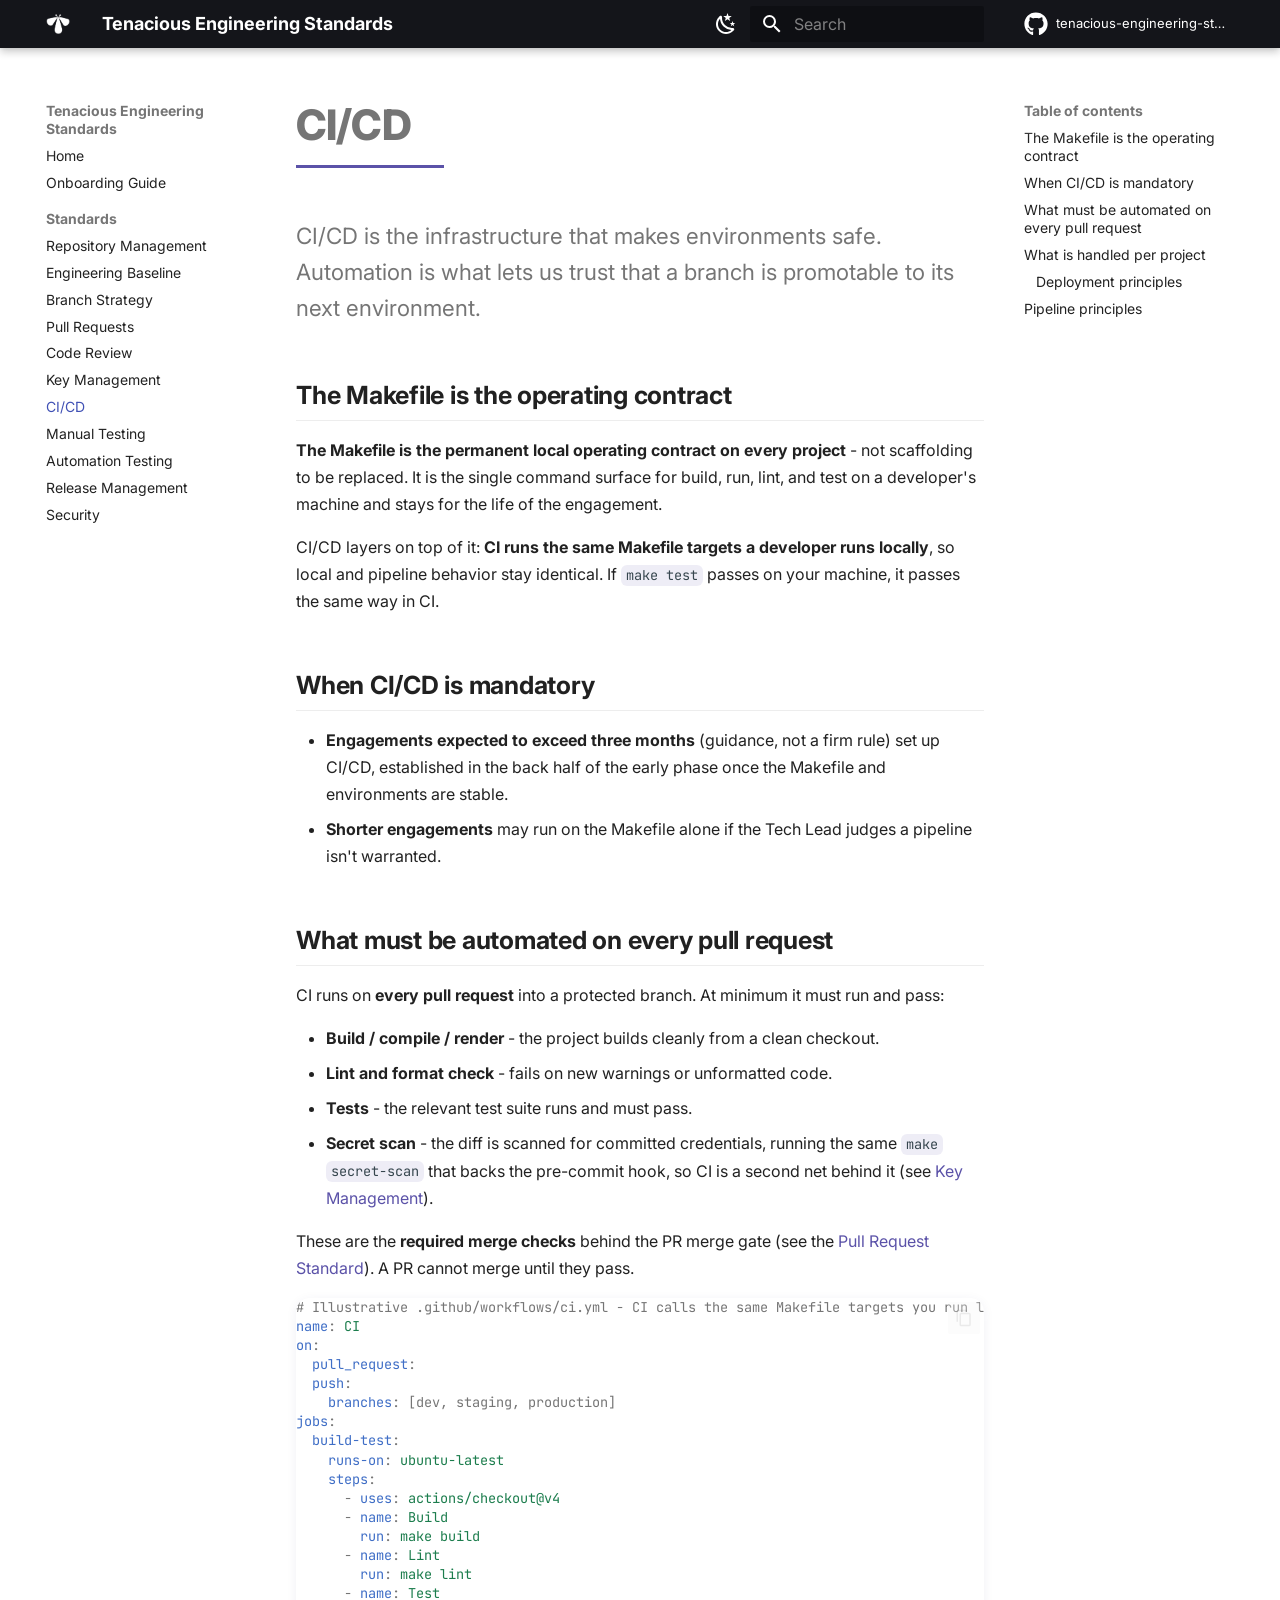
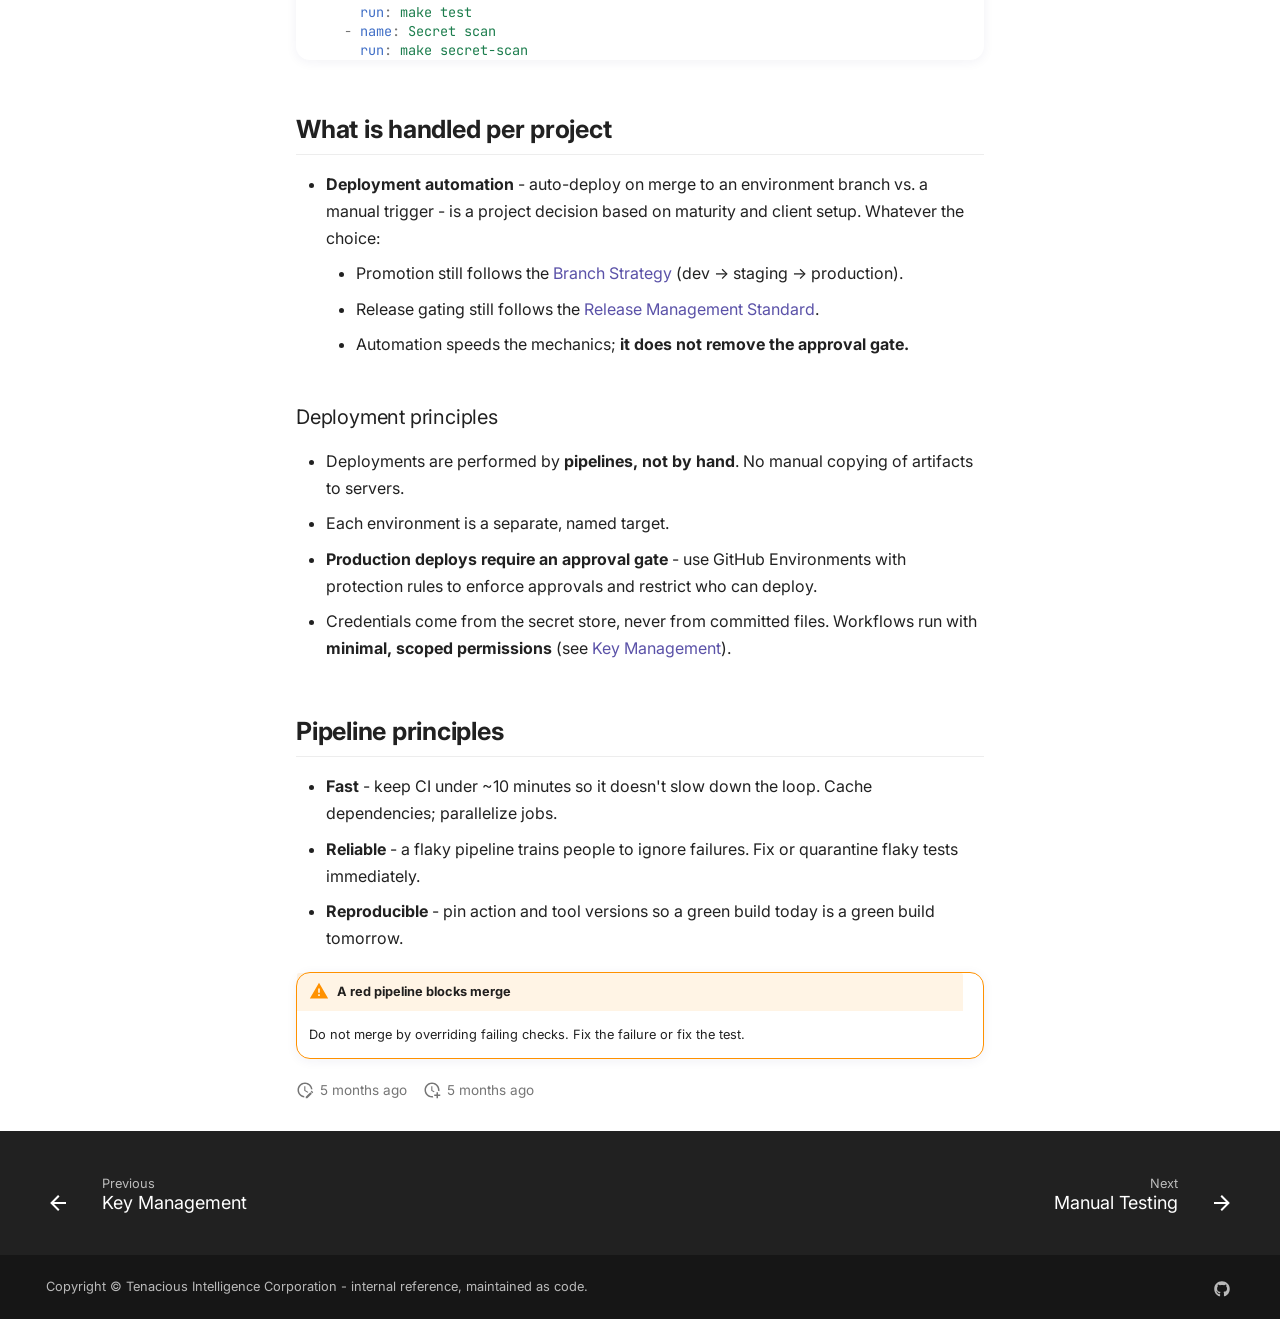
<file: ci-cd-standard/index.html>
<!doctype html>
<html lang="en" class="no-js">
  <head>
    
      <meta charset="utf-8">
      <meta name="viewport" content="width=device-width,initial-scale=1">
      
        <meta name="description" content="The official reference for engineering standards at Tenacious.">
      
      
        <meta name="author" content="Tenacious Intelligence Corporation">
      
      
        <link rel="canonical" href="https://nuryenigusmekonen.github.io/tenacious-engineering-standards/ci-cd-standard/">
      
      
        <link rel="prev" href="../secrets-management-standard/">
      
      
        <link rel="next" href="../manual-testing-standard/">
      
      
        
      
      
      <link rel="icon" href="../assets/favicon.png">
      <meta name="generator" content="mkdocs-1.6.1, mkdocs-material-9.7.6">
    
    
      
        <title>CI/CD - Tenacious Engineering Standards</title>
      
    
    
      <link rel="stylesheet" href="../assets/stylesheets/main.484c7ddc.min.css">
      
        
        <link rel="stylesheet" href="../assets/stylesheets/palette.ab4e12ef.min.css">
      
      


    
    
      
    
    
      
        
        
        <link rel="preconnect" href="https://fonts.gstatic.com" crossorigin>
        <link rel="stylesheet" href="https://fonts.googleapis.com/css?family=Inter:300,300i,400,400i,700,700i%7CJetBrains+Mono:400,400i,700,700i&display=fallback">
        <style>:root{--md-text-font:"Inter";--md-code-font:"JetBrains Mono"}</style>
      
    
    
      <link rel="stylesheet" href="../css/timeago.css">
    
      <link rel="stylesheet" href="../assets/extra.css">
    
    <script>__md_scope=new URL("..",location),__md_hash=e=>[...e].reduce(((e,_)=>(e<<5)-e+_.charCodeAt(0)),0),__md_get=(e,_=localStorage,t=__md_scope)=>JSON.parse(_.getItem(t.pathname+"."+e)),__md_set=(e,_,t=localStorage,a=__md_scope)=>{try{t.setItem(a.pathname+"."+e,JSON.stringify(_))}catch(e){}}</script>
    
      

    
    
  </head>
  
  
    
    
      
    
    
    
    
    <body dir="ltr" data-md-color-scheme="default" data-md-color-primary="black" data-md-color-accent="deep-purple">
  
    
    <input class="md-toggle" data-md-toggle="drawer" type="checkbox" id="__drawer" autocomplete="off">
    <input class="md-toggle" data-md-toggle="search" type="checkbox" id="__search" autocomplete="off">
    <label class="md-overlay" for="__drawer"></label>
    <div data-md-component="skip">
      
        
        <a href="#cicd" class="md-skip">
          Skip to content
        </a>
      
    </div>
    <div data-md-component="announce">
      
    </div>
    
    
      

  

<header class="md-header md-header--shadow" data-md-component="header">
  <nav class="md-header__inner md-grid" aria-label="Header">
    <a href=".." title="Tenacious Engineering Standards" class="md-header__button md-logo" aria-label="Tenacious Engineering Standards" data-md-component="logo">
      
  <img src="../assets/mark-white.png" alt="logo">

    </a>
    <label class="md-header__button md-icon" for="__drawer">
      
      <svg xmlns="http://www.w3.org/2000/svg" viewBox="0 0 24 24"><path d="M3 6h18v2H3zm0 5h18v2H3zm0 5h18v2H3z"/></svg>
    </label>
    <div class="md-header__title" data-md-component="header-title">
      <div class="md-header__ellipsis">
        <div class="md-header__topic">
          <span class="md-ellipsis">
            Tenacious Engineering Standards
          </span>
        </div>
        <div class="md-header__topic" data-md-component="header-topic">
          <span class="md-ellipsis">
            
              CI/CD
            
          </span>
        </div>
      </div>
    </div>
    
      
        <form class="md-header__option" data-md-component="palette">
  
    
    
    
    <input class="md-option" data-md-color-media="(prefers-color-scheme: light)" data-md-color-scheme="default" data-md-color-primary="black" data-md-color-accent="deep-purple"  aria-label="Switch to dark mode"  type="radio" name="__palette" id="__palette_0">
    
      <label class="md-header__button md-icon" title="Switch to dark mode" for="__palette_1" hidden>
        <svg xmlns="http://www.w3.org/2000/svg" viewBox="0 0 24 24"><path d="m17.75 4.09-2.53 1.94.91 3.06-2.63-1.81-2.63 1.81.91-3.06-2.53-1.94L12.44 4l1.06-3 1.06 3zm3.5 6.91-1.64 1.25.59 1.98-1.7-1.17-1.7 1.17.59-1.98L15.75 11l2.06-.05L18.5 9l.69 1.95zm-2.28 4.95c.83-.08 1.72 1.1 1.19 1.85-.32.45-.66.87-1.08 1.27C15.17 23 8.84 23 4.94 19.07c-3.91-3.9-3.91-10.24 0-14.14.4-.4.82-.76 1.27-1.08.75-.53 1.93.36 1.85 1.19-.27 2.86.69 5.83 2.89 8.02a9.96 9.96 0 0 0 8.02 2.89m-1.64 2.02a12.08 12.08 0 0 1-7.8-3.47c-2.17-2.19-3.33-5-3.49-7.82-2.81 3.14-2.7 7.96.31 10.98 3.02 3.01 7.84 3.12 10.98.31"/></svg>
      </label>
    
  
    
    
    
    <input class="md-option" data-md-color-media="(prefers-color-scheme: dark)" data-md-color-scheme="slate" data-md-color-primary="black" data-md-color-accent="deep-purple"  aria-label="Switch to light mode"  type="radio" name="__palette" id="__palette_1">
    
      <label class="md-header__button md-icon" title="Switch to light mode" for="__palette_0" hidden>
        <svg xmlns="http://www.w3.org/2000/svg" viewBox="0 0 24 24"><path d="M12 7a5 5 0 0 1 5 5 5 5 0 0 1-5 5 5 5 0 0 1-5-5 5 5 0 0 1 5-5m0 2a3 3 0 0 0-3 3 3 3 0 0 0 3 3 3 3 0 0 0 3-3 3 3 0 0 0-3-3m0-7 2.39 3.42C13.65 5.15 12.84 5 12 5s-1.65.15-2.39.42zM3.34 7l4.16-.35A7.2 7.2 0 0 0 5.94 8.5c-.44.74-.69 1.5-.83 2.29zm.02 10 1.76-3.77a7.131 7.131 0 0 0 2.38 4.14zM20.65 7l-1.77 3.79a7.02 7.02 0 0 0-2.38-4.15zm-.01 10-4.14.36c.59-.51 1.12-1.14 1.54-1.86.42-.73.69-1.5.83-2.29zM12 22l-2.41-3.44c.74.27 1.55.44 2.41.44.82 0 1.63-.17 2.37-.44z"/></svg>
      </label>
    
  
</form>
      
    
    
      <script>var palette=__md_get("__palette");if(palette&&palette.color){if("(prefers-color-scheme)"===palette.color.media){var media=matchMedia("(prefers-color-scheme: light)"),input=document.querySelector(media.matches?"[data-md-color-media='(prefers-color-scheme: light)']":"[data-md-color-media='(prefers-color-scheme: dark)']");palette.color.media=input.getAttribute("data-md-color-media"),palette.color.scheme=input.getAttribute("data-md-color-scheme"),palette.color.primary=input.getAttribute("data-md-color-primary"),palette.color.accent=input.getAttribute("data-md-color-accent")}for(var[key,value]of Object.entries(palette.color))document.body.setAttribute("data-md-color-"+key,value)}</script>
    
    
    
      
      
        <label class="md-header__button md-icon" for="__search">
          
          <svg xmlns="http://www.w3.org/2000/svg" viewBox="0 0 24 24"><path d="M9.5 3A6.5 6.5 0 0 1 16 9.5c0 1.61-.59 3.09-1.56 4.23l.27.27h.79l5 5-1.5 1.5-5-5v-.79l-.27-.27A6.52 6.52 0 0 1 9.5 16 6.5 6.5 0 0 1 3 9.5 6.5 6.5 0 0 1 9.5 3m0 2C7 5 5 7 5 9.5S7 14 9.5 14 14 12 14 9.5 12 5 9.5 5"/></svg>
        </label>
        <div class="md-search" data-md-component="search" role="dialog">
  <label class="md-search__overlay" for="__search"></label>
  <div class="md-search__inner" role="search">
    <form class="md-search__form" name="search">
      <input type="text" class="md-search__input" name="query" aria-label="Search" placeholder="Search" autocapitalize="off" autocorrect="off" autocomplete="off" spellcheck="false" data-md-component="search-query" required>
      <label class="md-search__icon md-icon" for="__search">
        
        <svg xmlns="http://www.w3.org/2000/svg" viewBox="0 0 24 24"><path d="M9.5 3A6.5 6.5 0 0 1 16 9.5c0 1.61-.59 3.09-1.56 4.23l.27.27h.79l5 5-1.5 1.5-5-5v-.79l-.27-.27A6.52 6.52 0 0 1 9.5 16 6.5 6.5 0 0 1 3 9.5 6.5 6.5 0 0 1 9.5 3m0 2C7 5 5 7 5 9.5S7 14 9.5 14 14 12 14 9.5 12 5 9.5 5"/></svg>
        
        <svg xmlns="http://www.w3.org/2000/svg" viewBox="0 0 24 24"><path d="M20 11v2H8l5.5 5.5-1.42 1.42L4.16 12l7.92-7.92L13.5 5.5 8 11z"/></svg>
      </label>
      <nav class="md-search__options" aria-label="Search">
        
          <a href="javascript:void(0)" class="md-search__icon md-icon" title="Share" aria-label="Share" data-clipboard data-clipboard-text="" data-md-component="search-share" tabindex="-1">
            
            <svg xmlns="http://www.w3.org/2000/svg" viewBox="0 0 24 24"><path d="M18 16.08c-.76 0-1.44.3-1.96.77L8.91 12.7c.05-.23.09-.46.09-.7s-.04-.47-.09-.7l7.05-4.11c.54.5 1.25.81 2.04.81a3 3 0 0 0 3-3 3 3 0 0 0-3-3 3 3 0 0 0-3 3c0 .24.04.47.09.7L8.04 9.81C7.5 9.31 6.79 9 6 9a3 3 0 0 0-3 3 3 3 0 0 0 3 3c.79 0 1.5-.31 2.04-.81l7.12 4.15c-.05.21-.08.43-.08.66 0 1.61 1.31 2.91 2.92 2.91s2.92-1.3 2.92-2.91A2.92 2.92 0 0 0 18 16.08"/></svg>
          </a>
        
        <button type="reset" class="md-search__icon md-icon" title="Clear" aria-label="Clear" tabindex="-1">
          
          <svg xmlns="http://www.w3.org/2000/svg" viewBox="0 0 24 24"><path d="M19 6.41 17.59 5 12 10.59 6.41 5 5 6.41 10.59 12 5 17.59 6.41 19 12 13.41 17.59 19 19 17.59 13.41 12z"/></svg>
        </button>
      </nav>
      
        <div class="md-search__suggest" data-md-component="search-suggest"></div>
      
    </form>
    <div class="md-search__output">
      <div class="md-search__scrollwrap" tabindex="0" data-md-scrollfix>
        <div class="md-search-result" data-md-component="search-result">
          <div class="md-search-result__meta">
            Initializing search
          </div>
          <ol class="md-search-result__list" role="presentation"></ol>
        </div>
      </div>
    </div>
  </div>
</div>
      
    
    
      <div class="md-header__source">
        <a href="https://github.com/NuryeNigusMekonen/tenacious-engineering-standards" title="Go to repository" class="md-source" data-md-component="source">
  <div class="md-source__icon md-icon">
    
    <svg xmlns="http://www.w3.org/2000/svg" viewBox="0 0 512 512"><!--! Font Awesome Free 7.1.0 by @fontawesome - https://fontawesome.com License - https://fontawesome.com/license/free (Icons: CC BY 4.0, Fonts: SIL OFL 1.1, Code: MIT License) Copyright 2025 Fonticons, Inc.--><path d="M173.9 397.4c0 2-2.3 3.6-5.2 3.6-3.3.3-5.6-1.3-5.6-3.6 0-2 2.3-3.6 5.2-3.6 3-.3 5.6 1.3 5.6 3.6m-31.1-4.5c-.7 2 1.3 4.3 4.3 4.9 2.6 1 5.6 0 6.2-2s-1.3-4.3-4.3-5.2c-2.6-.7-5.5.3-6.2 2.3m44.2-1.7c-2.9.7-4.9 2.6-4.6 4.9.3 2 2.9 3.3 5.9 2.6 2.9-.7 4.9-2.6 4.6-4.6-.3-1.9-3-3.2-5.9-2.9M252.8 8C114.1 8 8 113.3 8 252c0 110.9 69.8 205.8 169.5 239.2 12.8 2.3 17.3-5.6 17.3-12.1 0-6.2-.3-40.4-.3-61.4 0 0-70 15-84.7-29.8 0 0-11.4-29.1-27.8-36.6 0 0-22.9-15.7 1.6-15.4 0 0 24.9 2 38.6 25.8 21.9 38.6 58.6 27.5 72.9 20.9 2.3-16 8.8-27.1 16-33.7-55.9-6.2-112.3-14.3-112.3-110.5 0-27.5 7.6-41.3 23.6-58.9-2.6-6.5-11.1-33.3 2.6-67.9 20.9-6.5 69 27 69 27 20-5.6 41.5-8.5 62.8-8.5s42.8 2.9 62.8 8.5c0 0 48.1-33.6 69-27 13.7 34.7 5.2 61.4 2.6 67.9 16 17.7 25.8 31.5 25.8 58.9 0 96.5-58.9 104.2-114.8 110.5 9.2 7.9 17 22.9 17 46.4 0 33.7-.3 75.4-.3 83.6 0 6.5 4.6 14.4 17.3 12.1C436.2 457.8 504 362.9 504 252 504 113.3 391.5 8 252.8 8M105.2 352.9c-1.3 1-1 3.3.7 5.2 1.6 1.6 3.9 2.3 5.2 1 1.3-1 1-3.3-.7-5.2-1.6-1.6-3.9-2.3-5.2-1m-10.8-8.1c-.7 1.3.3 2.9 2.3 3.9 1.6 1 3.6.7 4.3-.7.7-1.3-.3-2.9-2.3-3.9-2-.6-3.6-.3-4.3.7m32.4 35.6c-1.6 1.3-1 4.3 1.3 6.2 2.3 2.3 5.2 2.6 6.5 1 1.3-1.3.7-4.3-1.3-6.2-2.2-2.3-5.2-2.6-6.5-1m-11.4-14.7c-1.6 1-1.6 3.6 0 5.9s4.3 3.3 5.6 2.3c1.6-1.3 1.6-3.9 0-6.2-1.4-2.3-4-3.3-5.6-2"/></svg>
  </div>
  <div class="md-source__repository">
    tenacious-engineering-standards
  </div>
</a>
      </div>
    
  </nav>
  
</header>
    
    <div class="md-container" data-md-component="container">
      
      
        
          
        
      
      <main class="md-main" data-md-component="main">
        <div class="md-main__inner md-grid">
          
            
              
              <div class="md-sidebar md-sidebar--primary" data-md-component="sidebar" data-md-type="navigation" >
                <div class="md-sidebar__scrollwrap">
                  <div class="md-sidebar__inner">
                    



<nav class="md-nav md-nav--primary" aria-label="Navigation" data-md-level="0">
  <label class="md-nav__title" for="__drawer">
    <a href=".." title="Tenacious Engineering Standards" class="md-nav__button md-logo" aria-label="Tenacious Engineering Standards" data-md-component="logo">
      
  <img src="../assets/mark-white.png" alt="logo">

    </a>
    Tenacious Engineering Standards
  </label>
  
    <div class="md-nav__source">
      <a href="https://github.com/NuryeNigusMekonen/tenacious-engineering-standards" title="Go to repository" class="md-source" data-md-component="source">
  <div class="md-source__icon md-icon">
    
    <svg xmlns="http://www.w3.org/2000/svg" viewBox="0 0 512 512"><!--! Font Awesome Free 7.1.0 by @fontawesome - https://fontawesome.com License - https://fontawesome.com/license/free (Icons: CC BY 4.0, Fonts: SIL OFL 1.1, Code: MIT License) Copyright 2025 Fonticons, Inc.--><path d="M173.9 397.4c0 2-2.3 3.6-5.2 3.6-3.3.3-5.6-1.3-5.6-3.6 0-2 2.3-3.6 5.2-3.6 3-.3 5.6 1.3 5.6 3.6m-31.1-4.5c-.7 2 1.3 4.3 4.3 4.9 2.6 1 5.6 0 6.2-2s-1.3-4.3-4.3-5.2c-2.6-.7-5.5.3-6.2 2.3m44.2-1.7c-2.9.7-4.9 2.6-4.6 4.9.3 2 2.9 3.3 5.9 2.6 2.9-.7 4.9-2.6 4.6-4.6-.3-1.9-3-3.2-5.9-2.9M252.8 8C114.1 8 8 113.3 8 252c0 110.9 69.8 205.8 169.5 239.2 12.8 2.3 17.3-5.6 17.3-12.1 0-6.2-.3-40.4-.3-61.4 0 0-70 15-84.7-29.8 0 0-11.4-29.1-27.8-36.6 0 0-22.9-15.7 1.6-15.4 0 0 24.9 2 38.6 25.8 21.9 38.6 58.6 27.5 72.9 20.9 2.3-16 8.8-27.1 16-33.7-55.9-6.2-112.3-14.3-112.3-110.5 0-27.5 7.6-41.3 23.6-58.9-2.6-6.5-11.1-33.3 2.6-67.9 20.9-6.5 69 27 69 27 20-5.6 41.5-8.5 62.8-8.5s42.8 2.9 62.8 8.5c0 0 48.1-33.6 69-27 13.7 34.7 5.2 61.4 2.6 67.9 16 17.7 25.8 31.5 25.8 58.9 0 96.5-58.9 104.2-114.8 110.5 9.2 7.9 17 22.9 17 46.4 0 33.7-.3 75.4-.3 83.6 0 6.5 4.6 14.4 17.3 12.1C436.2 457.8 504 362.9 504 252 504 113.3 391.5 8 252.8 8M105.2 352.9c-1.3 1-1 3.3.7 5.2 1.6 1.6 3.9 2.3 5.2 1 1.3-1 1-3.3-.7-5.2-1.6-1.6-3.9-2.3-5.2-1m-10.8-8.1c-.7 1.3.3 2.9 2.3 3.9 1.6 1 3.6.7 4.3-.7.7-1.3-.3-2.9-2.3-3.9-2-.6-3.6-.3-4.3.7m32.4 35.6c-1.6 1.3-1 4.3 1.3 6.2 2.3 2.3 5.2 2.6 6.5 1 1.3-1.3.7-4.3-1.3-6.2-2.2-2.3-5.2-2.6-6.5-1m-11.4-14.7c-1.6 1-1.6 3.6 0 5.9s4.3 3.3 5.6 2.3c1.6-1.3 1.6-3.9 0-6.2-1.4-2.3-4-3.3-5.6-2"/></svg>
  </div>
  <div class="md-source__repository">
    tenacious-engineering-standards
  </div>
</a>
    </div>
  
  <ul class="md-nav__list" data-md-scrollfix>
    
      
      
  
  
  
  
    <li class="md-nav__item">
      <a href=".." class="md-nav__link">
        
  
  
  <span class="md-ellipsis">
    
  
    Home
  

    
  </span>
  
  

      </a>
    </li>
  

    
      
      
  
  
  
  
    <li class="md-nav__item">
      <a href="../onboarding-guide/" class="md-nav__link">
        
  
  
  <span class="md-ellipsis">
    
  
    Onboarding Guide
  

    
  </span>
  
  

      </a>
    </li>
  

    
      
      
  
  
    
  
  
  
    
    
      
        
      
        
      
        
      
        
      
        
      
        
      
        
      
        
      
        
      
        
      
        
      
    
    
    
      
        
        
      
    
    
    <li class="md-nav__item md-nav__item--active md-nav__item--section md-nav__item--nested">
      
        
        
        <input class="md-nav__toggle md-toggle " type="checkbox" id="__nav_3" checked>
        
          
          <label class="md-nav__link" for="__nav_3" id="__nav_3_label" tabindex="">
            
  
  
  <span class="md-ellipsis">
    
  
    Standards
  

    
  </span>
  
  

            <span class="md-nav__icon md-icon"></span>
          </label>
        
        <nav class="md-nav" data-md-level="1" aria-labelledby="__nav_3_label" aria-expanded="true">
          <label class="md-nav__title" for="__nav_3">
            <span class="md-nav__icon md-icon"></span>
            
  
    Standards
  

          </label>
          <ul class="md-nav__list" data-md-scrollfix>
            
              
                
  
  
  
  
    <li class="md-nav__item">
      <a href="../repository-management-standard/" class="md-nav__link">
        
  
  
  <span class="md-ellipsis">
    
  
    Repository Management
  

    
  </span>
  
  

      </a>
    </li>
  

              
            
              
                
  
  
  
  
    <li class="md-nav__item">
      <a href="../engineering-baseline-standard/" class="md-nav__link">
        
  
  
  <span class="md-ellipsis">
    
  
    Engineering Baseline
  

    
  </span>
  
  

      </a>
    </li>
  

              
            
              
                
  
  
  
  
    <li class="md-nav__item">
      <a href="../branching-standard/" class="md-nav__link">
        
  
  
  <span class="md-ellipsis">
    
  
    Branch Strategy
  

    
  </span>
  
  

      </a>
    </li>
  

              
            
              
                
  
  
  
  
    <li class="md-nav__item">
      <a href="../pull-request-standard/" class="md-nav__link">
        
  
  
  <span class="md-ellipsis">
    
  
    Pull Requests
  

    
  </span>
  
  

      </a>
    </li>
  

              
            
              
                
  
  
  
  
    <li class="md-nav__item">
      <a href="../code-review-standard/" class="md-nav__link">
        
  
  
  <span class="md-ellipsis">
    
  
    Code Review
  

    
  </span>
  
  

      </a>
    </li>
  

              
            
              
                
  
  
  
  
    <li class="md-nav__item">
      <a href="../secrets-management-standard/" class="md-nav__link">
        
  
  
  <span class="md-ellipsis">
    
  
    Key Management
  

    
  </span>
  
  

      </a>
    </li>
  

              
            
              
                
  
  
    
  
  
  
    <li class="md-nav__item md-nav__item--active">
      
      <input class="md-nav__toggle md-toggle" type="checkbox" id="__toc">
      
      
        
      
      
        <label class="md-nav__link md-nav__link--active" for="__toc">
          
  
  
  <span class="md-ellipsis">
    
  
    CI/CD
  

    
  </span>
  
  

          <span class="md-nav__icon md-icon"></span>
        </label>
      
      <a href="./" class="md-nav__link md-nav__link--active">
        
  
  
  <span class="md-ellipsis">
    
  
    CI/CD
  

    
  </span>
  
  

      </a>
      
        

<nav class="md-nav md-nav--secondary" aria-label="Table of contents">
  
  
  
    
  
  
    <label class="md-nav__title" for="__toc">
      <span class="md-nav__icon md-icon"></span>
      Table of contents
    </label>
    <ul class="md-nav__list" data-md-component="toc" data-md-scrollfix>
      
        <li class="md-nav__item">
  <a href="#the-makefile-is-the-operating-contract" class="md-nav__link">
    <span class="md-ellipsis">
      
        The Makefile is the operating contract
      
    </span>
  </a>
  
</li>
      
        <li class="md-nav__item">
  <a href="#when-cicd-is-mandatory" class="md-nav__link">
    <span class="md-ellipsis">
      
        When CI/CD is mandatory
      
    </span>
  </a>
  
</li>
      
        <li class="md-nav__item">
  <a href="#what-must-be-automated-on-every-pull-request" class="md-nav__link">
    <span class="md-ellipsis">
      
        What must be automated on every pull request
      
    </span>
  </a>
  
</li>
      
        <li class="md-nav__item">
  <a href="#what-is-handled-per-project" class="md-nav__link">
    <span class="md-ellipsis">
      
        What is handled per project
      
    </span>
  </a>
  
    <nav class="md-nav" aria-label="What is handled per project">
      <ul class="md-nav__list">
        
          <li class="md-nav__item">
  <a href="#deployment-principles" class="md-nav__link">
    <span class="md-ellipsis">
      
        Deployment principles
      
    </span>
  </a>
  
</li>
        
      </ul>
    </nav>
  
</li>
      
        <li class="md-nav__item">
  <a href="#pipeline-principles" class="md-nav__link">
    <span class="md-ellipsis">
      
        Pipeline principles
      
    </span>
  </a>
  
</li>
      
    </ul>
  
</nav>
      
    </li>
  

              
            
              
                
  
  
  
  
    <li class="md-nav__item">
      <a href="../manual-testing-standard/" class="md-nav__link">
        
  
  
  <span class="md-ellipsis">
    
  
    Manual Testing
  

    
  </span>
  
  

      </a>
    </li>
  

              
            
              
                
  
  
  
  
    <li class="md-nav__item">
      <a href="../automation-testing-standard/" class="md-nav__link">
        
  
  
  <span class="md-ellipsis">
    
  
    Automation Testing
  

    
  </span>
  
  

      </a>
    </li>
  

              
            
              
                
  
  
  
  
    <li class="md-nav__item">
      <a href="../release-management-standard/" class="md-nav__link">
        
  
  
  <span class="md-ellipsis">
    
  
    Release Management
  

    
  </span>
  
  

      </a>
    </li>
  

              
            
              
                
  
  
  
  
    <li class="md-nav__item">
      <a href="../security-standard/" class="md-nav__link">
        
  
  
  <span class="md-ellipsis">
    
  
    Security
  

    
  </span>
  
  

      </a>
    </li>
  

              
            
          </ul>
        </nav>
      
    </li>
  

    
  </ul>
</nav>
                  </div>
                </div>
              </div>
            
            
              
              <div class="md-sidebar md-sidebar--secondary" data-md-component="sidebar" data-md-type="toc" >
                <div class="md-sidebar__scrollwrap">
                  <div class="md-sidebar__inner">
                    

<nav class="md-nav md-nav--secondary" aria-label="Table of contents">
  
  
  
    
  
  
    <label class="md-nav__title" for="__toc">
      <span class="md-nav__icon md-icon"></span>
      Table of contents
    </label>
    <ul class="md-nav__list" data-md-component="toc" data-md-scrollfix>
      
        <li class="md-nav__item">
  <a href="#the-makefile-is-the-operating-contract" class="md-nav__link">
    <span class="md-ellipsis">
      
        The Makefile is the operating contract
      
    </span>
  </a>
  
</li>
      
        <li class="md-nav__item">
  <a href="#when-cicd-is-mandatory" class="md-nav__link">
    <span class="md-ellipsis">
      
        When CI/CD is mandatory
      
    </span>
  </a>
  
</li>
      
        <li class="md-nav__item">
  <a href="#what-must-be-automated-on-every-pull-request" class="md-nav__link">
    <span class="md-ellipsis">
      
        What must be automated on every pull request
      
    </span>
  </a>
  
</li>
      
        <li class="md-nav__item">
  <a href="#what-is-handled-per-project" class="md-nav__link">
    <span class="md-ellipsis">
      
        What is handled per project
      
    </span>
  </a>
  
    <nav class="md-nav" aria-label="What is handled per project">
      <ul class="md-nav__list">
        
          <li class="md-nav__item">
  <a href="#deployment-principles" class="md-nav__link">
    <span class="md-ellipsis">
      
        Deployment principles
      
    </span>
  </a>
  
</li>
        
      </ul>
    </nav>
  
</li>
      
        <li class="md-nav__item">
  <a href="#pipeline-principles" class="md-nav__link">
    <span class="md-ellipsis">
      
        Pipeline principles
      
    </span>
  </a>
  
</li>
      
    </ul>
  
</nav>
                  </div>
                </div>
              </div>
            
          
          
            <div class="md-content" data-md-component="content">
              
              <article class="md-content__inner md-typeset">
                
                  



<h1 id="cicd">CI/CD<a class="headerlink" href="#cicd" title="Permanent link">&para;</a></h1>
<p>CI/CD is the infrastructure that makes environments safe. Automation is what lets us trust that a branch
is promotable to its next environment.</p>
<h2 id="the-makefile-is-the-operating-contract">The Makefile is the operating contract<a class="headerlink" href="#the-makefile-is-the-operating-contract" title="Permanent link">&para;</a></h2>
<p><strong>The Makefile is the permanent local operating contract on every project</strong> - not scaffolding to be
replaced. It is the single command surface for build, run, lint, and test on a developer's machine and
stays for the life of the engagement.</p>
<p>CI/CD layers on top of it: <strong>CI runs the same Makefile targets a developer runs locally</strong>, so local and
pipeline behavior stay identical. If <code>make test</code> passes on your machine, it passes the same way in CI.</p>
<h2 id="when-cicd-is-mandatory">When CI/CD is mandatory<a class="headerlink" href="#when-cicd-is-mandatory" title="Permanent link">&para;</a></h2>
<ul>
<li><strong>Engagements expected to exceed three months</strong> (guidance, not a firm rule) set up CI/CD, established in
  the back half of the early phase once the Makefile and environments are stable.</li>
<li><strong>Shorter engagements</strong> may run on the Makefile alone if the Tech Lead judges a pipeline isn't warranted.</li>
</ul>
<h2 id="what-must-be-automated-on-every-pull-request">What must be automated on every pull request<a class="headerlink" href="#what-must-be-automated-on-every-pull-request" title="Permanent link">&para;</a></h2>
<p>CI runs on <strong>every pull request</strong> into a protected branch. At minimum it must run and pass:</p>
<ul>
<li><strong>Build / compile / render</strong> - the project builds cleanly from a clean checkout.</li>
<li><strong>Lint and format check</strong> - fails on new warnings or unformatted code.</li>
<li><strong>Tests</strong> - the relevant test suite runs and must pass.</li>
<li><strong>Secret scan</strong> - the diff is scanned for committed credentials, running the same <code>make secret-scan</code>
  that backs the pre-commit hook, so CI is a second net behind it (see <a href="../secrets-management-standard/">Key Management</a>).</li>
</ul>
<p>These are the <strong>required merge checks</strong> behind the PR merge gate (see the <a href="../pull-request-standard/">Pull Request Standard</a>).
A PR cannot merge until they pass.</p>
<div class="highlight"><pre><span></span><code><a id="__codelineno-0-1" name="__codelineno-0-1" href="#__codelineno-0-1"></a><span class="c1"># Illustrative .github/workflows/ci.yml - CI calls the same Makefile targets you run locally</span>
<a id="__codelineno-0-2" name="__codelineno-0-2" href="#__codelineno-0-2"></a><span class="nt">name</span><span class="p">:</span><span class="w"> </span><span class="l l-Scalar l-Scalar-Plain">CI</span>
<a id="__codelineno-0-3" name="__codelineno-0-3" href="#__codelineno-0-3"></a><span class="nt">on</span><span class="p">:</span>
<a id="__codelineno-0-4" name="__codelineno-0-4" href="#__codelineno-0-4"></a><span class="w">  </span><span class="nt">pull_request</span><span class="p">:</span>
<a id="__codelineno-0-5" name="__codelineno-0-5" href="#__codelineno-0-5"></a><span class="w">  </span><span class="nt">push</span><span class="p">:</span>
<a id="__codelineno-0-6" name="__codelineno-0-6" href="#__codelineno-0-6"></a><span class="w">    </span><span class="nt">branches</span><span class="p">:</span><span class="w"> </span><span class="p p-Indicator">[</span><span class="nv">dev</span><span class="p p-Indicator">,</span><span class="w"> </span><span class="nv">staging</span><span class="p p-Indicator">,</span><span class="w"> </span><span class="nv">production</span><span class="p p-Indicator">]</span>
<a id="__codelineno-0-7" name="__codelineno-0-7" href="#__codelineno-0-7"></a><span class="nt">jobs</span><span class="p">:</span>
<a id="__codelineno-0-8" name="__codelineno-0-8" href="#__codelineno-0-8"></a><span class="w">  </span><span class="nt">build-test</span><span class="p">:</span>
<a id="__codelineno-0-9" name="__codelineno-0-9" href="#__codelineno-0-9"></a><span class="w">    </span><span class="nt">runs-on</span><span class="p">:</span><span class="w"> </span><span class="l l-Scalar l-Scalar-Plain">ubuntu-latest</span>
<a id="__codelineno-0-10" name="__codelineno-0-10" href="#__codelineno-0-10"></a><span class="w">    </span><span class="nt">steps</span><span class="p">:</span>
<a id="__codelineno-0-11" name="__codelineno-0-11" href="#__codelineno-0-11"></a><span class="w">      </span><span class="p p-Indicator">-</span><span class="w"> </span><span class="nt">uses</span><span class="p">:</span><span class="w"> </span><span class="l l-Scalar l-Scalar-Plain">actions/checkout@v4</span>
<a id="__codelineno-0-12" name="__codelineno-0-12" href="#__codelineno-0-12"></a><span class="w">      </span><span class="p p-Indicator">-</span><span class="w"> </span><span class="nt">name</span><span class="p">:</span><span class="w"> </span><span class="l l-Scalar l-Scalar-Plain">Build</span>
<a id="__codelineno-0-13" name="__codelineno-0-13" href="#__codelineno-0-13"></a><span class="w">        </span><span class="nt">run</span><span class="p">:</span><span class="w"> </span><span class="l l-Scalar l-Scalar-Plain">make build</span>
<a id="__codelineno-0-14" name="__codelineno-0-14" href="#__codelineno-0-14"></a><span class="w">      </span><span class="p p-Indicator">-</span><span class="w"> </span><span class="nt">name</span><span class="p">:</span><span class="w"> </span><span class="l l-Scalar l-Scalar-Plain">Lint</span>
<a id="__codelineno-0-15" name="__codelineno-0-15" href="#__codelineno-0-15"></a><span class="w">        </span><span class="nt">run</span><span class="p">:</span><span class="w"> </span><span class="l l-Scalar l-Scalar-Plain">make lint</span>
<a id="__codelineno-0-16" name="__codelineno-0-16" href="#__codelineno-0-16"></a><span class="w">      </span><span class="p p-Indicator">-</span><span class="w"> </span><span class="nt">name</span><span class="p">:</span><span class="w"> </span><span class="l l-Scalar l-Scalar-Plain">Test</span>
<a id="__codelineno-0-17" name="__codelineno-0-17" href="#__codelineno-0-17"></a><span class="w">        </span><span class="nt">run</span><span class="p">:</span><span class="w"> </span><span class="l l-Scalar l-Scalar-Plain">make test</span>
<a id="__codelineno-0-18" name="__codelineno-0-18" href="#__codelineno-0-18"></a><span class="w">      </span><span class="p p-Indicator">-</span><span class="w"> </span><span class="nt">name</span><span class="p">:</span><span class="w"> </span><span class="l l-Scalar l-Scalar-Plain">Secret scan</span>
<a id="__codelineno-0-19" name="__codelineno-0-19" href="#__codelineno-0-19"></a><span class="w">        </span><span class="nt">run</span><span class="p">:</span><span class="w"> </span><span class="l l-Scalar l-Scalar-Plain">make secret-scan</span>
</code></pre></div>
<h2 id="what-is-handled-per-project">What is handled per project<a class="headerlink" href="#what-is-handled-per-project" title="Permanent link">&para;</a></h2>
<ul>
<li><strong>Deployment automation</strong> - auto-deploy on merge to an environment branch vs. a manual trigger - is a
  project decision based on maturity and client setup. Whatever the choice:<ul>
<li>Promotion still follows the <a href="../branching-standard/">Branch Strategy</a> (dev → staging → production).</li>
<li>Release gating still follows the <a href="../release-management-standard/">Release Management Standard</a>.</li>
<li>Automation speeds the mechanics; <strong>it does not remove the approval gate.</strong></li>
</ul>
</li>
</ul>
<h3 id="deployment-principles">Deployment principles<a class="headerlink" href="#deployment-principles" title="Permanent link">&para;</a></h3>
<ul>
<li>Deployments are performed by <strong>pipelines, not by hand</strong>. No manual copying of artifacts to servers.</li>
<li>Each environment is a separate, named target.</li>
<li><strong>Production deploys require an approval gate</strong> - use GitHub Environments with protection rules to
  enforce approvals and restrict who can deploy.</li>
<li>Credentials come from the secret store, never from committed files. Workflows run with <strong>minimal,
  scoped permissions</strong> (see <a href="../secrets-management-standard/">Key Management</a>).</li>
</ul>
<h2 id="pipeline-principles">Pipeline principles<a class="headerlink" href="#pipeline-principles" title="Permanent link">&para;</a></h2>
<ul>
<li><strong>Fast</strong> - keep CI under ~10 minutes so it doesn't slow down the loop. Cache dependencies; parallelize jobs.</li>
<li><strong>Reliable</strong> - a flaky pipeline trains people to ignore failures. Fix or quarantine flaky tests immediately.</li>
<li><strong>Reproducible</strong> - pin action and tool versions so a green build today is a green build tomorrow.</li>
</ul>
<div class="admonition warning">
<p class="admonition-title">A red pipeline blocks merge</p>
<p>Do not merge by overriding failing checks. Fix the failure or fix the test.</p>
</div>







  
    
  
  
    
  


  <aside class="md-source-file">
    
      
  <span class="md-source-file__fact">
    <span class="md-icon" title="Last update">
      <svg xmlns="http://www.w3.org/2000/svg" viewBox="0 0 24 24"><path d="M21 13.1c-.1 0-.3.1-.4.2l-1 1 2.1 2.1 1-1c.2-.2.2-.6 0-.8l-1.3-1.3c-.1-.1-.2-.2-.4-.2m-1.9 1.8-6.1 6V23h2.1l6.1-6.1zM12.5 7v5.2l4 2.4-1 1L11 13V7zM11 21.9c-5.1-.5-9-4.8-9-9.9C2 6.5 6.5 2 12 2c5.3 0 9.6 4.1 10 9.3-.3-.1-.6-.2-1-.2s-.7.1-1 .2C19.6 7.2 16.2 4 12 4c-4.4 0-8 3.6-8 8 0 4.1 3.1 7.5 7.1 7.9l-.1.2z"/></svg>
    </span>
    <span class="git-revision-date-localized-plugin git-revision-date-localized-plugin-timeago" title="July 2, 2026 10:05:30 UTC"><span class="timeago" datetime="2026-07-02T10:05:30+00:00" locale="en"></span></span><span class="git-revision-date-localized-plugin git-revision-date-localized-plugin-iso_date" title="July 2, 2026 10:05:30 UTC">2026-07-02</span>
  </span>

    
    
      
  <span class="md-source-file__fact">
    <span class="md-icon" title="Created">
      <svg xmlns="http://www.w3.org/2000/svg" viewBox="0 0 24 24"><path d="M14.47 15.08 11 13V7h1.5v5.25l3.08 1.83c-.41.28-.79.62-1.11 1m-1.39 4.84c-.36.05-.71.08-1.08.08-4.42 0-8-3.58-8-8s3.58-8 8-8 8 3.58 8 8c0 .37-.03.72-.08 1.08.69.1 1.33.32 1.92.64.1-.56.16-1.13.16-1.72 0-5.5-4.5-10-10-10S2 6.5 2 12s4.47 10 10 10c.59 0 1.16-.06 1.72-.16-.32-.59-.54-1.23-.64-1.92M18 15v3h-3v2h3v3h2v-3h3v-2h-3v-3z"/></svg>
    </span>
    <span class="git-revision-date-localized-plugin git-revision-date-localized-plugin-timeago" title="June 26, 2026 12:14:37 UTC"><span class="timeago" datetime="2026-06-26T12:14:37+00:00" locale="en"></span></span><span class="git-revision-date-localized-plugin git-revision-date-localized-plugin-iso_date" title="June 26, 2026 12:14:37 UTC">2026-06-26</span>
  </span>

    
    
    
  </aside>





                
              </article>
            </div>
          
          
<script>var target=document.getElementById(location.hash.slice(1));target&&target.name&&(target.checked=target.name.startsWith("__tabbed_"))</script>
        </div>
        
          <button type="button" class="md-top md-icon" data-md-component="top" hidden>
  
  <svg xmlns="http://www.w3.org/2000/svg" viewBox="0 0 24 24"><path d="M13 20h-2V8l-5.5 5.5-1.42-1.42L12 4.16l7.92 7.92-1.42 1.42L13 8z"/></svg>
  Back to top
</button>
        
      </main>
      
        <footer class="md-footer">
  
    
      
      <nav class="md-footer__inner md-grid" aria-label="Footer" >
        
          
          <a href="../secrets-management-standard/" class="md-footer__link md-footer__link--prev" aria-label="Previous: Key Management">
            <div class="md-footer__button md-icon">
              
              <svg xmlns="http://www.w3.org/2000/svg" viewBox="0 0 24 24"><path d="M20 11v2H8l5.5 5.5-1.42 1.42L4.16 12l7.92-7.92L13.5 5.5 8 11z"/></svg>
            </div>
            <div class="md-footer__title">
              <span class="md-footer__direction">
                Previous
              </span>
              <div class="md-ellipsis">
                Key Management
              </div>
            </div>
          </a>
        
        
          
          <a href="../manual-testing-standard/" class="md-footer__link md-footer__link--next" aria-label="Next: Manual Testing">
            <div class="md-footer__title">
              <span class="md-footer__direction">
                Next
              </span>
              <div class="md-ellipsis">
                Manual Testing
              </div>
            </div>
            <div class="md-footer__button md-icon">
              
              <svg xmlns="http://www.w3.org/2000/svg" viewBox="0 0 24 24"><path d="M4 11v2h12l-5.5 5.5 1.42 1.42L19.84 12l-7.92-7.92L10.5 5.5 16 11z"/></svg>
            </div>
          </a>
        
      </nav>
    
  
  <div class="md-footer-meta md-typeset">
    <div class="md-footer-meta__inner md-grid">
      <div class="md-copyright">
  
    <div class="md-copyright__highlight">
      Copyright &copy; Tenacious Intelligence Corporation - internal reference, maintained as code.

    </div>
  
  
</div>
      
        
<div class="md-social">
  
    
    
    
    
    <a href="https://github.com/NuryeNigusMekonen/tenacious-engineering-standards" target="_blank" rel="noopener" title="Tenacious on GitHub" class="md-social__link">
      <svg xmlns="http://www.w3.org/2000/svg" viewBox="0 0 512 512"><!--! Font Awesome Free 7.1.0 by @fontawesome - https://fontawesome.com License - https://fontawesome.com/license/free (Icons: CC BY 4.0, Fonts: SIL OFL 1.1, Code: MIT License) Copyright 2025 Fonticons, Inc.--><path d="M173.9 397.4c0 2-2.3 3.6-5.2 3.6-3.3.3-5.6-1.3-5.6-3.6 0-2 2.3-3.6 5.2-3.6 3-.3 5.6 1.3 5.6 3.6m-31.1-4.5c-.7 2 1.3 4.3 4.3 4.9 2.6 1 5.6 0 6.2-2s-1.3-4.3-4.3-5.2c-2.6-.7-5.5.3-6.2 2.3m44.2-1.7c-2.9.7-4.9 2.6-4.6 4.9.3 2 2.9 3.3 5.9 2.6 2.9-.7 4.9-2.6 4.6-4.6-.3-1.9-3-3.2-5.9-2.9M252.8 8C114.1 8 8 113.3 8 252c0 110.9 69.8 205.8 169.5 239.2 12.8 2.3 17.3-5.6 17.3-12.1 0-6.2-.3-40.4-.3-61.4 0 0-70 15-84.7-29.8 0 0-11.4-29.1-27.8-36.6 0 0-22.9-15.7 1.6-15.4 0 0 24.9 2 38.6 25.8 21.9 38.6 58.6 27.5 72.9 20.9 2.3-16 8.8-27.1 16-33.7-55.9-6.2-112.3-14.3-112.3-110.5 0-27.5 7.6-41.3 23.6-58.9-2.6-6.5-11.1-33.3 2.6-67.9 20.9-6.5 69 27 69 27 20-5.6 41.5-8.5 62.8-8.5s42.8 2.9 62.8 8.5c0 0 48.1-33.6 69-27 13.7 34.7 5.2 61.4 2.6 67.9 16 17.7 25.8 31.5 25.8 58.9 0 96.5-58.9 104.2-114.8 110.5 9.2 7.9 17 22.9 17 46.4 0 33.7-.3 75.4-.3 83.6 0 6.5 4.6 14.4 17.3 12.1C436.2 457.8 504 362.9 504 252 504 113.3 391.5 8 252.8 8M105.2 352.9c-1.3 1-1 3.3.7 5.2 1.6 1.6 3.9 2.3 5.2 1 1.3-1 1-3.3-.7-5.2-1.6-1.6-3.9-2.3-5.2-1m-10.8-8.1c-.7 1.3.3 2.9 2.3 3.9 1.6 1 3.6.7 4.3-.7.7-1.3-.3-2.9-2.3-3.9-2-.6-3.6-.3-4.3.7m32.4 35.6c-1.6 1.3-1 4.3 1.3 6.2 2.3 2.3 5.2 2.6 6.5 1 1.3-1.3.7-4.3-1.3-6.2-2.2-2.3-5.2-2.6-6.5-1m-11.4-14.7c-1.6 1-1.6 3.6 0 5.9s4.3 3.3 5.6 2.3c1.6-1.3 1.6-3.9 0-6.2-1.4-2.3-4-3.3-5.6-2"/></svg>
    </a>
  
</div>
      
    </div>
  </div>
</footer>
      
    </div>
    <div class="md-dialog" data-md-component="dialog">
      <div class="md-dialog__inner md-typeset"></div>
    </div>
    
      <div class="md-progress" data-md-component="progress" role="progressbar"></div>
    
    
    
      
      
      <script id="__config" type="application/json">{"annotate": null, "base": "..", "features": ["navigation.instant", "navigation.instant.progress", "navigation.tracking", "navigation.sections", "navigation.top", "navigation.footer", "navigation.indexes", "search.suggest", "search.highlight", "search.share", "content.code.copy", "content.tooltips", "toc.follow"], "search": "../assets/javascripts/workers/search.2c215733.min.js", "tags": null, "translations": {"clipboard.copied": "Copied to clipboard", "clipboard.copy": "Copy to clipboard", "search.result.more.one": "1 more on this page", "search.result.more.other": "# more on this page", "search.result.none": "No matching documents", "search.result.one": "1 matching document", "search.result.other": "# matching documents", "search.result.placeholder": "Type to start searching", "search.result.term.missing": "Missing", "select.version": "Select version"}, "version": null}</script>
    
    
      <script src="../assets/javascripts/bundle.79ae519e.min.js"></script>
      
        <script src="../js/timeago.min.js"></script>
      
        <script src="../js/timeago_mkdocs_material.js"></script>
      
    
  </body>
</html>
</file>
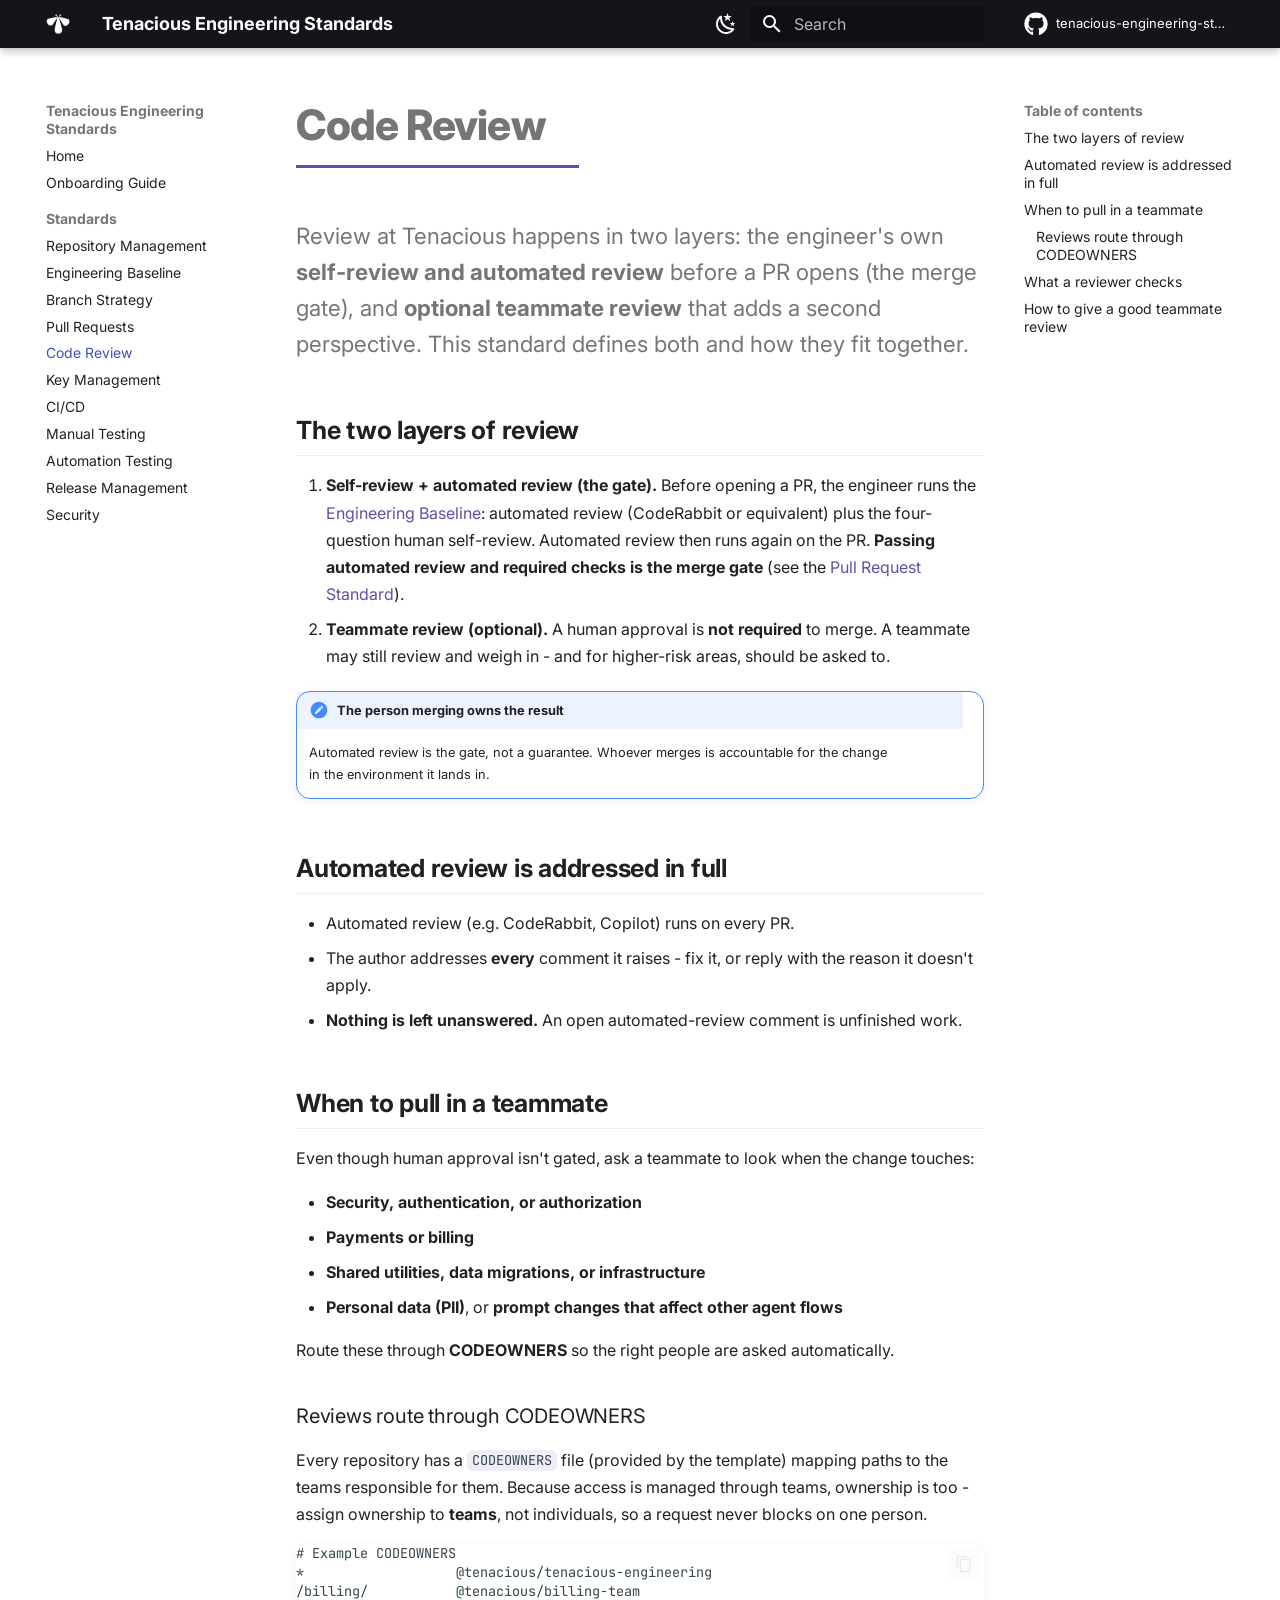
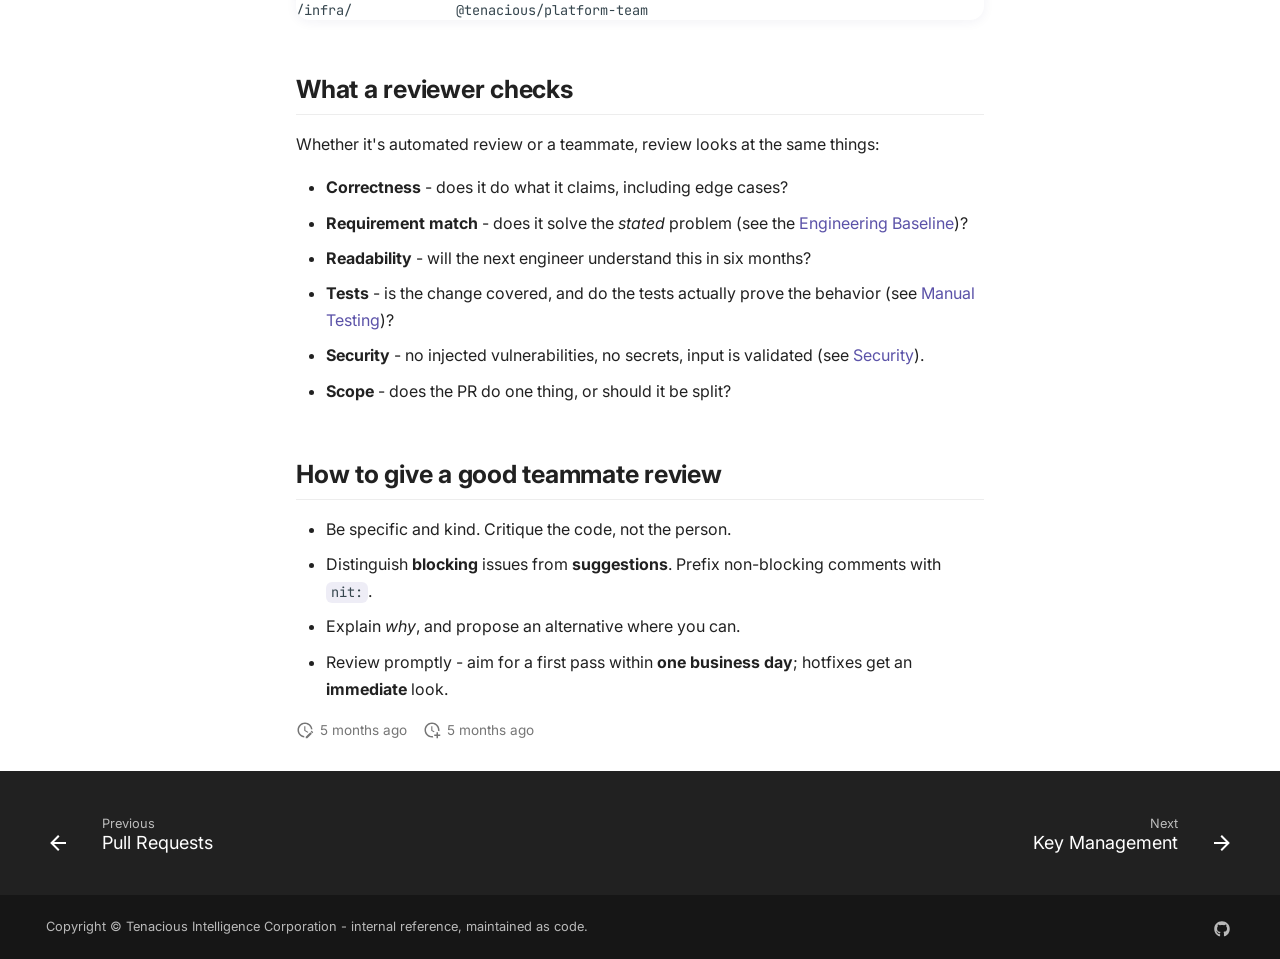
<file: code-review-standard/index.html>
<!doctype html>
<html lang="en" class="no-js">
  <head>
    
      <meta charset="utf-8">
      <meta name="viewport" content="width=device-width,initial-scale=1">
      
        <meta name="description" content="The official reference for engineering standards at Tenacious.">
      
      
        <meta name="author" content="Tenacious Intelligence Corporation">
      
      
        <link rel="canonical" href="https://nuryenigusmekonen.github.io/tenacious-engineering-standards/code-review-standard/">
      
      
        <link rel="prev" href="../pull-request-standard/">
      
      
        <link rel="next" href="../secrets-management-standard/">
      
      
        
      
      
      <link rel="icon" href="../assets/favicon.png">
      <meta name="generator" content="mkdocs-1.6.1, mkdocs-material-9.7.6">
    
    
      
        <title>Code Review - Tenacious Engineering Standards</title>
      
    
    
      <link rel="stylesheet" href="../assets/stylesheets/main.484c7ddc.min.css">
      
        
        <link rel="stylesheet" href="../assets/stylesheets/palette.ab4e12ef.min.css">
      
      


    
    
      
    
    
      
        
        
        <link rel="preconnect" href="https://fonts.gstatic.com" crossorigin>
        <link rel="stylesheet" href="https://fonts.googleapis.com/css?family=Inter:300,300i,400,400i,700,700i%7CJetBrains+Mono:400,400i,700,700i&display=fallback">
        <style>:root{--md-text-font:"Inter";--md-code-font:"JetBrains Mono"}</style>
      
    
    
      <link rel="stylesheet" href="../css/timeago.css">
    
      <link rel="stylesheet" href="../assets/extra.css">
    
    <script>__md_scope=new URL("..",location),__md_hash=e=>[...e].reduce(((e,_)=>(e<<5)-e+_.charCodeAt(0)),0),__md_get=(e,_=localStorage,t=__md_scope)=>JSON.parse(_.getItem(t.pathname+"."+e)),__md_set=(e,_,t=localStorage,a=__md_scope)=>{try{t.setItem(a.pathname+"."+e,JSON.stringify(_))}catch(e){}}</script>
    
      

    
    
  </head>
  
  
    
    
      
    
    
    
    
    <body dir="ltr" data-md-color-scheme="default" data-md-color-primary="black" data-md-color-accent="deep-purple">
  
    
    <input class="md-toggle" data-md-toggle="drawer" type="checkbox" id="__drawer" autocomplete="off">
    <input class="md-toggle" data-md-toggle="search" type="checkbox" id="__search" autocomplete="off">
    <label class="md-overlay" for="__drawer"></label>
    <div data-md-component="skip">
      
        
        <a href="#code-review" class="md-skip">
          Skip to content
        </a>
      
    </div>
    <div data-md-component="announce">
      
    </div>
    
    
      

  

<header class="md-header md-header--shadow" data-md-component="header">
  <nav class="md-header__inner md-grid" aria-label="Header">
    <a href=".." title="Tenacious Engineering Standards" class="md-header__button md-logo" aria-label="Tenacious Engineering Standards" data-md-component="logo">
      
  <img src="../assets/mark-white.png" alt="logo">

    </a>
    <label class="md-header__button md-icon" for="__drawer">
      
      <svg xmlns="http://www.w3.org/2000/svg" viewBox="0 0 24 24"><path d="M3 6h18v2H3zm0 5h18v2H3zm0 5h18v2H3z"/></svg>
    </label>
    <div class="md-header__title" data-md-component="header-title">
      <div class="md-header__ellipsis">
        <div class="md-header__topic">
          <span class="md-ellipsis">
            Tenacious Engineering Standards
          </span>
        </div>
        <div class="md-header__topic" data-md-component="header-topic">
          <span class="md-ellipsis">
            
              Code Review
            
          </span>
        </div>
      </div>
    </div>
    
      
        <form class="md-header__option" data-md-component="palette">
  
    
    
    
    <input class="md-option" data-md-color-media="(prefers-color-scheme: light)" data-md-color-scheme="default" data-md-color-primary="black" data-md-color-accent="deep-purple"  aria-label="Switch to dark mode"  type="radio" name="__palette" id="__palette_0">
    
      <label class="md-header__button md-icon" title="Switch to dark mode" for="__palette_1" hidden>
        <svg xmlns="http://www.w3.org/2000/svg" viewBox="0 0 24 24"><path d="m17.75 4.09-2.53 1.94.91 3.06-2.63-1.81-2.63 1.81.91-3.06-2.53-1.94L12.44 4l1.06-3 1.06 3zm3.5 6.91-1.64 1.25.59 1.98-1.7-1.17-1.7 1.17.59-1.98L15.75 11l2.06-.05L18.5 9l.69 1.95zm-2.28 4.95c.83-.08 1.72 1.1 1.19 1.85-.32.45-.66.87-1.08 1.27C15.17 23 8.84 23 4.94 19.07c-3.91-3.9-3.91-10.24 0-14.14.4-.4.82-.76 1.27-1.08.75-.53 1.93.36 1.85 1.19-.27 2.86.69 5.83 2.89 8.02a9.96 9.96 0 0 0 8.02 2.89m-1.64 2.02a12.08 12.08 0 0 1-7.8-3.47c-2.17-2.19-3.33-5-3.49-7.82-2.81 3.14-2.7 7.96.31 10.98 3.02 3.01 7.84 3.12 10.98.31"/></svg>
      </label>
    
  
    
    
    
    <input class="md-option" data-md-color-media="(prefers-color-scheme: dark)" data-md-color-scheme="slate" data-md-color-primary="black" data-md-color-accent="deep-purple"  aria-label="Switch to light mode"  type="radio" name="__palette" id="__palette_1">
    
      <label class="md-header__button md-icon" title="Switch to light mode" for="__palette_0" hidden>
        <svg xmlns="http://www.w3.org/2000/svg" viewBox="0 0 24 24"><path d="M12 7a5 5 0 0 1 5 5 5 5 0 0 1-5 5 5 5 0 0 1-5-5 5 5 0 0 1 5-5m0 2a3 3 0 0 0-3 3 3 3 0 0 0 3 3 3 3 0 0 0 3-3 3 3 0 0 0-3-3m0-7 2.39 3.42C13.65 5.15 12.84 5 12 5s-1.65.15-2.39.42zM3.34 7l4.16-.35A7.2 7.2 0 0 0 5.94 8.5c-.44.74-.69 1.5-.83 2.29zm.02 10 1.76-3.77a7.131 7.131 0 0 0 2.38 4.14zM20.65 7l-1.77 3.79a7.02 7.02 0 0 0-2.38-4.15zm-.01 10-4.14.36c.59-.51 1.12-1.14 1.54-1.86.42-.73.69-1.5.83-2.29zM12 22l-2.41-3.44c.74.27 1.55.44 2.41.44.82 0 1.63-.17 2.37-.44z"/></svg>
      </label>
    
  
</form>
      
    
    
      <script>var palette=__md_get("__palette");if(palette&&palette.color){if("(prefers-color-scheme)"===palette.color.media){var media=matchMedia("(prefers-color-scheme: light)"),input=document.querySelector(media.matches?"[data-md-color-media='(prefers-color-scheme: light)']":"[data-md-color-media='(prefers-color-scheme: dark)']");palette.color.media=input.getAttribute("data-md-color-media"),palette.color.scheme=input.getAttribute("data-md-color-scheme"),palette.color.primary=input.getAttribute("data-md-color-primary"),palette.color.accent=input.getAttribute("data-md-color-accent")}for(var[key,value]of Object.entries(palette.color))document.body.setAttribute("data-md-color-"+key,value)}</script>
    
    
    
      
      
        <label class="md-header__button md-icon" for="__search">
          
          <svg xmlns="http://www.w3.org/2000/svg" viewBox="0 0 24 24"><path d="M9.5 3A6.5 6.5 0 0 1 16 9.5c0 1.61-.59 3.09-1.56 4.23l.27.27h.79l5 5-1.5 1.5-5-5v-.79l-.27-.27A6.52 6.52 0 0 1 9.5 16 6.5 6.5 0 0 1 3 9.5 6.5 6.5 0 0 1 9.5 3m0 2C7 5 5 7 5 9.5S7 14 9.5 14 14 12 14 9.5 12 5 9.5 5"/></svg>
        </label>
        <div class="md-search" data-md-component="search" role="dialog">
  <label class="md-search__overlay" for="__search"></label>
  <div class="md-search__inner" role="search">
    <form class="md-search__form" name="search">
      <input type="text" class="md-search__input" name="query" aria-label="Search" placeholder="Search" autocapitalize="off" autocorrect="off" autocomplete="off" spellcheck="false" data-md-component="search-query" required>
      <label class="md-search__icon md-icon" for="__search">
        
        <svg xmlns="http://www.w3.org/2000/svg" viewBox="0 0 24 24"><path d="M9.5 3A6.5 6.5 0 0 1 16 9.5c0 1.61-.59 3.09-1.56 4.23l.27.27h.79l5 5-1.5 1.5-5-5v-.79l-.27-.27A6.52 6.52 0 0 1 9.5 16 6.5 6.5 0 0 1 3 9.5 6.5 6.5 0 0 1 9.5 3m0 2C7 5 5 7 5 9.5S7 14 9.5 14 14 12 14 9.5 12 5 9.5 5"/></svg>
        
        <svg xmlns="http://www.w3.org/2000/svg" viewBox="0 0 24 24"><path d="M20 11v2H8l5.5 5.5-1.42 1.42L4.16 12l7.92-7.92L13.5 5.5 8 11z"/></svg>
      </label>
      <nav class="md-search__options" aria-label="Search">
        
          <a href="javascript:void(0)" class="md-search__icon md-icon" title="Share" aria-label="Share" data-clipboard data-clipboard-text="" data-md-component="search-share" tabindex="-1">
            
            <svg xmlns="http://www.w3.org/2000/svg" viewBox="0 0 24 24"><path d="M18 16.08c-.76 0-1.44.3-1.96.77L8.91 12.7c.05-.23.09-.46.09-.7s-.04-.47-.09-.7l7.05-4.11c.54.5 1.25.81 2.04.81a3 3 0 0 0 3-3 3 3 0 0 0-3-3 3 3 0 0 0-3 3c0 .24.04.47.09.7L8.04 9.81C7.5 9.31 6.79 9 6 9a3 3 0 0 0-3 3 3 3 0 0 0 3 3c.79 0 1.5-.31 2.04-.81l7.12 4.15c-.05.21-.08.43-.08.66 0 1.61 1.31 2.91 2.92 2.91s2.92-1.3 2.92-2.91A2.92 2.92 0 0 0 18 16.08"/></svg>
          </a>
        
        <button type="reset" class="md-search__icon md-icon" title="Clear" aria-label="Clear" tabindex="-1">
          
          <svg xmlns="http://www.w3.org/2000/svg" viewBox="0 0 24 24"><path d="M19 6.41 17.59 5 12 10.59 6.41 5 5 6.41 10.59 12 5 17.59 6.41 19 12 13.41 17.59 19 19 17.59 13.41 12z"/></svg>
        </button>
      </nav>
      
        <div class="md-search__suggest" data-md-component="search-suggest"></div>
      
    </form>
    <div class="md-search__output">
      <div class="md-search__scrollwrap" tabindex="0" data-md-scrollfix>
        <div class="md-search-result" data-md-component="search-result">
          <div class="md-search-result__meta">
            Initializing search
          </div>
          <ol class="md-search-result__list" role="presentation"></ol>
        </div>
      </div>
    </div>
  </div>
</div>
      
    
    
      <div class="md-header__source">
        <a href="https://github.com/NuryeNigusMekonen/tenacious-engineering-standards" title="Go to repository" class="md-source" data-md-component="source">
  <div class="md-source__icon md-icon">
    
    <svg xmlns="http://www.w3.org/2000/svg" viewBox="0 0 512 512"><!--! Font Awesome Free 7.1.0 by @fontawesome - https://fontawesome.com License - https://fontawesome.com/license/free (Icons: CC BY 4.0, Fonts: SIL OFL 1.1, Code: MIT License) Copyright 2025 Fonticons, Inc.--><path d="M173.9 397.4c0 2-2.3 3.6-5.2 3.6-3.3.3-5.6-1.3-5.6-3.6 0-2 2.3-3.6 5.2-3.6 3-.3 5.6 1.3 5.6 3.6m-31.1-4.5c-.7 2 1.3 4.3 4.3 4.9 2.6 1 5.6 0 6.2-2s-1.3-4.3-4.3-5.2c-2.6-.7-5.5.3-6.2 2.3m44.2-1.7c-2.9.7-4.9 2.6-4.6 4.9.3 2 2.9 3.3 5.9 2.6 2.9-.7 4.9-2.6 4.6-4.6-.3-1.9-3-3.2-5.9-2.9M252.8 8C114.1 8 8 113.3 8 252c0 110.9 69.8 205.8 169.5 239.2 12.8 2.3 17.3-5.6 17.3-12.1 0-6.2-.3-40.4-.3-61.4 0 0-70 15-84.7-29.8 0 0-11.4-29.1-27.8-36.6 0 0-22.9-15.7 1.6-15.4 0 0 24.9 2 38.6 25.8 21.9 38.6 58.6 27.5 72.9 20.9 2.3-16 8.8-27.1 16-33.7-55.9-6.2-112.3-14.3-112.3-110.5 0-27.5 7.6-41.3 23.6-58.9-2.6-6.5-11.1-33.3 2.6-67.9 20.9-6.5 69 27 69 27 20-5.6 41.5-8.5 62.8-8.5s42.8 2.9 62.8 8.5c0 0 48.1-33.6 69-27 13.7 34.7 5.2 61.4 2.6 67.9 16 17.7 25.8 31.5 25.8 58.9 0 96.5-58.9 104.2-114.8 110.5 9.2 7.9 17 22.9 17 46.4 0 33.7-.3 75.4-.3 83.6 0 6.5 4.6 14.4 17.3 12.1C436.2 457.8 504 362.9 504 252 504 113.3 391.5 8 252.8 8M105.2 352.9c-1.3 1-1 3.3.7 5.2 1.6 1.6 3.9 2.3 5.2 1 1.3-1 1-3.3-.7-5.2-1.6-1.6-3.9-2.3-5.2-1m-10.8-8.1c-.7 1.3.3 2.9 2.3 3.9 1.6 1 3.6.7 4.3-.7.7-1.3-.3-2.9-2.3-3.9-2-.6-3.6-.3-4.3.7m32.4 35.6c-1.6 1.3-1 4.3 1.3 6.2 2.3 2.3 5.2 2.6 6.5 1 1.3-1.3.7-4.3-1.3-6.2-2.2-2.3-5.2-2.6-6.5-1m-11.4-14.7c-1.6 1-1.6 3.6 0 5.9s4.3 3.3 5.6 2.3c1.6-1.3 1.6-3.9 0-6.2-1.4-2.3-4-3.3-5.6-2"/></svg>
  </div>
  <div class="md-source__repository">
    tenacious-engineering-standards
  </div>
</a>
      </div>
    
  </nav>
  
</header>
    
    <div class="md-container" data-md-component="container">
      
      
        
          
        
      
      <main class="md-main" data-md-component="main">
        <div class="md-main__inner md-grid">
          
            
              
              <div class="md-sidebar md-sidebar--primary" data-md-component="sidebar" data-md-type="navigation" >
                <div class="md-sidebar__scrollwrap">
                  <div class="md-sidebar__inner">
                    



<nav class="md-nav md-nav--primary" aria-label="Navigation" data-md-level="0">
  <label class="md-nav__title" for="__drawer">
    <a href=".." title="Tenacious Engineering Standards" class="md-nav__button md-logo" aria-label="Tenacious Engineering Standards" data-md-component="logo">
      
  <img src="../assets/mark-white.png" alt="logo">

    </a>
    Tenacious Engineering Standards
  </label>
  
    <div class="md-nav__source">
      <a href="https://github.com/NuryeNigusMekonen/tenacious-engineering-standards" title="Go to repository" class="md-source" data-md-component="source">
  <div class="md-source__icon md-icon">
    
    <svg xmlns="http://www.w3.org/2000/svg" viewBox="0 0 512 512"><!--! Font Awesome Free 7.1.0 by @fontawesome - https://fontawesome.com License - https://fontawesome.com/license/free (Icons: CC BY 4.0, Fonts: SIL OFL 1.1, Code: MIT License) Copyright 2025 Fonticons, Inc.--><path d="M173.9 397.4c0 2-2.3 3.6-5.2 3.6-3.3.3-5.6-1.3-5.6-3.6 0-2 2.3-3.6 5.2-3.6 3-.3 5.6 1.3 5.6 3.6m-31.1-4.5c-.7 2 1.3 4.3 4.3 4.9 2.6 1 5.6 0 6.2-2s-1.3-4.3-4.3-5.2c-2.6-.7-5.5.3-6.2 2.3m44.2-1.7c-2.9.7-4.9 2.6-4.6 4.9.3 2 2.9 3.3 5.9 2.6 2.9-.7 4.9-2.6 4.6-4.6-.3-1.9-3-3.2-5.9-2.9M252.8 8C114.1 8 8 113.3 8 252c0 110.9 69.8 205.8 169.5 239.2 12.8 2.3 17.3-5.6 17.3-12.1 0-6.2-.3-40.4-.3-61.4 0 0-70 15-84.7-29.8 0 0-11.4-29.1-27.8-36.6 0 0-22.9-15.7 1.6-15.4 0 0 24.9 2 38.6 25.8 21.9 38.6 58.6 27.5 72.9 20.9 2.3-16 8.8-27.1 16-33.7-55.9-6.2-112.3-14.3-112.3-110.5 0-27.5 7.6-41.3 23.6-58.9-2.6-6.5-11.1-33.3 2.6-67.9 20.9-6.5 69 27 69 27 20-5.6 41.5-8.5 62.8-8.5s42.8 2.9 62.8 8.5c0 0 48.1-33.6 69-27 13.7 34.7 5.2 61.4 2.6 67.9 16 17.7 25.8 31.5 25.8 58.9 0 96.5-58.9 104.2-114.8 110.5 9.2 7.9 17 22.9 17 46.4 0 33.7-.3 75.4-.3 83.6 0 6.5 4.6 14.4 17.3 12.1C436.2 457.8 504 362.9 504 252 504 113.3 391.5 8 252.8 8M105.2 352.9c-1.3 1-1 3.3.7 5.2 1.6 1.6 3.9 2.3 5.2 1 1.3-1 1-3.3-.7-5.2-1.6-1.6-3.9-2.3-5.2-1m-10.8-8.1c-.7 1.3.3 2.9 2.3 3.9 1.6 1 3.6.7 4.3-.7.7-1.3-.3-2.9-2.3-3.9-2-.6-3.6-.3-4.3.7m32.4 35.6c-1.6 1.3-1 4.3 1.3 6.2 2.3 2.3 5.2 2.6 6.5 1 1.3-1.3.7-4.3-1.3-6.2-2.2-2.3-5.2-2.6-6.5-1m-11.4-14.7c-1.6 1-1.6 3.6 0 5.9s4.3 3.3 5.6 2.3c1.6-1.3 1.6-3.9 0-6.2-1.4-2.3-4-3.3-5.6-2"/></svg>
  </div>
  <div class="md-source__repository">
    tenacious-engineering-standards
  </div>
</a>
    </div>
  
  <ul class="md-nav__list" data-md-scrollfix>
    
      
      
  
  
  
  
    <li class="md-nav__item">
      <a href=".." class="md-nav__link">
        
  
  
  <span class="md-ellipsis">
    
  
    Home
  

    
  </span>
  
  

      </a>
    </li>
  

    
      
      
  
  
  
  
    <li class="md-nav__item">
      <a href="../onboarding-guide/" class="md-nav__link">
        
  
  
  <span class="md-ellipsis">
    
  
    Onboarding Guide
  

    
  </span>
  
  

      </a>
    </li>
  

    
      
      
  
  
    
  
  
  
    
    
      
        
      
        
      
        
      
        
      
        
      
        
      
        
      
        
      
        
      
        
      
        
      
    
    
    
      
        
        
      
    
    
    <li class="md-nav__item md-nav__item--active md-nav__item--section md-nav__item--nested">
      
        
        
        <input class="md-nav__toggle md-toggle " type="checkbox" id="__nav_3" checked>
        
          
          <label class="md-nav__link" for="__nav_3" id="__nav_3_label" tabindex="">
            
  
  
  <span class="md-ellipsis">
    
  
    Standards
  

    
  </span>
  
  

            <span class="md-nav__icon md-icon"></span>
          </label>
        
        <nav class="md-nav" data-md-level="1" aria-labelledby="__nav_3_label" aria-expanded="true">
          <label class="md-nav__title" for="__nav_3">
            <span class="md-nav__icon md-icon"></span>
            
  
    Standards
  

          </label>
          <ul class="md-nav__list" data-md-scrollfix>
            
              
                
  
  
  
  
    <li class="md-nav__item">
      <a href="../repository-management-standard/" class="md-nav__link">
        
  
  
  <span class="md-ellipsis">
    
  
    Repository Management
  

    
  </span>
  
  

      </a>
    </li>
  

              
            
              
                
  
  
  
  
    <li class="md-nav__item">
      <a href="../engineering-baseline-standard/" class="md-nav__link">
        
  
  
  <span class="md-ellipsis">
    
  
    Engineering Baseline
  

    
  </span>
  
  

      </a>
    </li>
  

              
            
              
                
  
  
  
  
    <li class="md-nav__item">
      <a href="../branching-standard/" class="md-nav__link">
        
  
  
  <span class="md-ellipsis">
    
  
    Branch Strategy
  

    
  </span>
  
  

      </a>
    </li>
  

              
            
              
                
  
  
  
  
    <li class="md-nav__item">
      <a href="../pull-request-standard/" class="md-nav__link">
        
  
  
  <span class="md-ellipsis">
    
  
    Pull Requests
  

    
  </span>
  
  

      </a>
    </li>
  

              
            
              
                
  
  
    
  
  
  
    <li class="md-nav__item md-nav__item--active">
      
      <input class="md-nav__toggle md-toggle" type="checkbox" id="__toc">
      
      
        
      
      
        <label class="md-nav__link md-nav__link--active" for="__toc">
          
  
  
  <span class="md-ellipsis">
    
  
    Code Review
  

    
  </span>
  
  

          <span class="md-nav__icon md-icon"></span>
        </label>
      
      <a href="./" class="md-nav__link md-nav__link--active">
        
  
  
  <span class="md-ellipsis">
    
  
    Code Review
  

    
  </span>
  
  

      </a>
      
        

<nav class="md-nav md-nav--secondary" aria-label="Table of contents">
  
  
  
    
  
  
    <label class="md-nav__title" for="__toc">
      <span class="md-nav__icon md-icon"></span>
      Table of contents
    </label>
    <ul class="md-nav__list" data-md-component="toc" data-md-scrollfix>
      
        <li class="md-nav__item">
  <a href="#the-two-layers-of-review" class="md-nav__link">
    <span class="md-ellipsis">
      
        The two layers of review
      
    </span>
  </a>
  
</li>
      
        <li class="md-nav__item">
  <a href="#automated-review-is-addressed-in-full" class="md-nav__link">
    <span class="md-ellipsis">
      
        Automated review is addressed in full
      
    </span>
  </a>
  
</li>
      
        <li class="md-nav__item">
  <a href="#when-to-pull-in-a-teammate" class="md-nav__link">
    <span class="md-ellipsis">
      
        When to pull in a teammate
      
    </span>
  </a>
  
    <nav class="md-nav" aria-label="When to pull in a teammate">
      <ul class="md-nav__list">
        
          <li class="md-nav__item">
  <a href="#reviews-route-through-codeowners" class="md-nav__link">
    <span class="md-ellipsis">
      
        Reviews route through CODEOWNERS
      
    </span>
  </a>
  
</li>
        
      </ul>
    </nav>
  
</li>
      
        <li class="md-nav__item">
  <a href="#what-a-reviewer-checks" class="md-nav__link">
    <span class="md-ellipsis">
      
        What a reviewer checks
      
    </span>
  </a>
  
</li>
      
        <li class="md-nav__item">
  <a href="#how-to-give-a-good-teammate-review" class="md-nav__link">
    <span class="md-ellipsis">
      
        How to give a good teammate review
      
    </span>
  </a>
  
</li>
      
    </ul>
  
</nav>
      
    </li>
  

              
            
              
                
  
  
  
  
    <li class="md-nav__item">
      <a href="../secrets-management-standard/" class="md-nav__link">
        
  
  
  <span class="md-ellipsis">
    
  
    Key Management
  

    
  </span>
  
  

      </a>
    </li>
  

              
            
              
                
  
  
  
  
    <li class="md-nav__item">
      <a href="../ci-cd-standard/" class="md-nav__link">
        
  
  
  <span class="md-ellipsis">
    
  
    CI/CD
  

    
  </span>
  
  

      </a>
    </li>
  

              
            
              
                
  
  
  
  
    <li class="md-nav__item">
      <a href="../manual-testing-standard/" class="md-nav__link">
        
  
  
  <span class="md-ellipsis">
    
  
    Manual Testing
  

    
  </span>
  
  

      </a>
    </li>
  

              
            
              
                
  
  
  
  
    <li class="md-nav__item">
      <a href="../automation-testing-standard/" class="md-nav__link">
        
  
  
  <span class="md-ellipsis">
    
  
    Automation Testing
  

    
  </span>
  
  

      </a>
    </li>
  

              
            
              
                
  
  
  
  
    <li class="md-nav__item">
      <a href="../release-management-standard/" class="md-nav__link">
        
  
  
  <span class="md-ellipsis">
    
  
    Release Management
  

    
  </span>
  
  

      </a>
    </li>
  

              
            
              
                
  
  
  
  
    <li class="md-nav__item">
      <a href="../security-standard/" class="md-nav__link">
        
  
  
  <span class="md-ellipsis">
    
  
    Security
  

    
  </span>
  
  

      </a>
    </li>
  

              
            
          </ul>
        </nav>
      
    </li>
  

    
  </ul>
</nav>
                  </div>
                </div>
              </div>
            
            
              
              <div class="md-sidebar md-sidebar--secondary" data-md-component="sidebar" data-md-type="toc" >
                <div class="md-sidebar__scrollwrap">
                  <div class="md-sidebar__inner">
                    

<nav class="md-nav md-nav--secondary" aria-label="Table of contents">
  
  
  
    
  
  
    <label class="md-nav__title" for="__toc">
      <span class="md-nav__icon md-icon"></span>
      Table of contents
    </label>
    <ul class="md-nav__list" data-md-component="toc" data-md-scrollfix>
      
        <li class="md-nav__item">
  <a href="#the-two-layers-of-review" class="md-nav__link">
    <span class="md-ellipsis">
      
        The two layers of review
      
    </span>
  </a>
  
</li>
      
        <li class="md-nav__item">
  <a href="#automated-review-is-addressed-in-full" class="md-nav__link">
    <span class="md-ellipsis">
      
        Automated review is addressed in full
      
    </span>
  </a>
  
</li>
      
        <li class="md-nav__item">
  <a href="#when-to-pull-in-a-teammate" class="md-nav__link">
    <span class="md-ellipsis">
      
        When to pull in a teammate
      
    </span>
  </a>
  
    <nav class="md-nav" aria-label="When to pull in a teammate">
      <ul class="md-nav__list">
        
          <li class="md-nav__item">
  <a href="#reviews-route-through-codeowners" class="md-nav__link">
    <span class="md-ellipsis">
      
        Reviews route through CODEOWNERS
      
    </span>
  </a>
  
</li>
        
      </ul>
    </nav>
  
</li>
      
        <li class="md-nav__item">
  <a href="#what-a-reviewer-checks" class="md-nav__link">
    <span class="md-ellipsis">
      
        What a reviewer checks
      
    </span>
  </a>
  
</li>
      
        <li class="md-nav__item">
  <a href="#how-to-give-a-good-teammate-review" class="md-nav__link">
    <span class="md-ellipsis">
      
        How to give a good teammate review
      
    </span>
  </a>
  
</li>
      
    </ul>
  
</nav>
                  </div>
                </div>
              </div>
            
          
          
            <div class="md-content" data-md-component="content">
              
              <article class="md-content__inner md-typeset">
                
                  



<h1 id="code-review">Code Review<a class="headerlink" href="#code-review" title="Permanent link">&para;</a></h1>
<p>Review at Tenacious happens in two layers: the engineer's own <strong>self-review and automated review</strong> before a
PR opens (the merge gate), and <strong>optional teammate review</strong> that adds a second perspective. This standard
defines both and how they fit together.</p>
<h2 id="the-two-layers-of-review">The two layers of review<a class="headerlink" href="#the-two-layers-of-review" title="Permanent link">&para;</a></h2>
<ol>
<li><strong>Self-review + automated review (the gate).</strong> Before opening a PR, the engineer runs the
   <a href="../engineering-baseline-standard/">Engineering Baseline</a>: automated review (CodeRabbit or equivalent)
   plus the four-question human self-review. Automated review then runs again on the PR. <strong>Passing
   automated review and required checks is the merge gate</strong> (see the <a href="../pull-request-standard/">Pull Request Standard</a>).</li>
<li><strong>Teammate review (optional).</strong> A human approval is <strong>not required</strong> to merge. A teammate may still
   review and weigh in - and for higher-risk areas, should be asked to.</li>
</ol>
<div class="admonition note">
<p class="admonition-title">The person merging owns the result</p>
<p>Automated review is the gate, not a guarantee. Whoever merges is accountable for the change in the
environment it lands in.</p>
</div>
<h2 id="automated-review-is-addressed-in-full">Automated review is addressed in full<a class="headerlink" href="#automated-review-is-addressed-in-full" title="Permanent link">&para;</a></h2>
<ul>
<li>Automated review (e.g. CodeRabbit, Copilot) runs on every PR.</li>
<li>The author addresses <strong>every</strong> comment it raises - fix it, or reply with the reason it doesn't apply.</li>
<li><strong>Nothing is left unanswered.</strong> An open automated-review comment is unfinished work.</li>
</ul>
<h2 id="when-to-pull-in-a-teammate">When to pull in a teammate<a class="headerlink" href="#when-to-pull-in-a-teammate" title="Permanent link">&para;</a></h2>
<p>Even though human approval isn't gated, ask a teammate to look when the change touches:</p>
<ul>
<li><strong>Security, authentication, or authorization</strong></li>
<li><strong>Payments or billing</strong></li>
<li><strong>Shared utilities, data migrations, or infrastructure</strong></li>
<li><strong>Personal data (PII)</strong>, or <strong>prompt changes that affect other agent flows</strong></li>
</ul>
<p>Route these through <strong>CODEOWNERS</strong> so the right people are asked automatically.</p>
<h3 id="reviews-route-through-codeowners">Reviews route through CODEOWNERS<a class="headerlink" href="#reviews-route-through-codeowners" title="Permanent link">&para;</a></h3>
<p>Every repository has a <code>CODEOWNERS</code> file (provided by the template) mapping paths to the teams responsible
for them. Because access is managed through teams, ownership is too - assign ownership to <strong>teams</strong>, not
individuals, so a request never blocks on one person.</p>
<div class="highlight"><pre><span></span><code><a id="__codelineno-0-1" name="__codelineno-0-1" href="#__codelineno-0-1"></a># Example CODEOWNERS
<a id="__codelineno-0-2" name="__codelineno-0-2" href="#__codelineno-0-2"></a>*                   @tenacious/tenacious-engineering
<a id="__codelineno-0-3" name="__codelineno-0-3" href="#__codelineno-0-3"></a>/billing/           @tenacious/billing-team
<a id="__codelineno-0-4" name="__codelineno-0-4" href="#__codelineno-0-4"></a>/infra/             @tenacious/platform-team
</code></pre></div>
<h2 id="what-a-reviewer-checks">What a reviewer checks<a class="headerlink" href="#what-a-reviewer-checks" title="Permanent link">&para;</a></h2>
<p>Whether it's automated review or a teammate, review looks at the same things:</p>
<ul>
<li><strong>Correctness</strong> - does it do what it claims, including edge cases?</li>
<li><strong>Requirement match</strong> - does it solve the <em>stated</em> problem (see the <a href="../engineering-baseline-standard/#human-self-review">Engineering Baseline</a>)?</li>
<li><strong>Readability</strong> - will the next engineer understand this in six months?</li>
<li><strong>Tests</strong> - is the change covered, and do the tests actually prove the behavior (see <a href="../manual-testing-standard/">Manual Testing</a>)?</li>
<li><strong>Security</strong> - no injected vulnerabilities, no secrets, input is validated (see <a href="../security-standard/">Security</a>).</li>
<li><strong>Scope</strong> - does the PR do one thing, or should it be split?</li>
</ul>
<h2 id="how-to-give-a-good-teammate-review">How to give a good teammate review<a class="headerlink" href="#how-to-give-a-good-teammate-review" title="Permanent link">&para;</a></h2>
<ul>
<li>Be specific and kind. Critique the code, not the person.</li>
<li>Distinguish <strong>blocking</strong> issues from <strong>suggestions</strong>. Prefix non-blocking comments with <code>nit:</code>.</li>
<li>Explain <em>why</em>, and propose an alternative where you can.</li>
<li>Review promptly - aim for a first pass within <strong>one business day</strong>; hotfixes get an <strong>immediate</strong> look.</li>
</ul>







  
    
  
  
    
  


  <aside class="md-source-file">
    
      
  <span class="md-source-file__fact">
    <span class="md-icon" title="Last update">
      <svg xmlns="http://www.w3.org/2000/svg" viewBox="0 0 24 24"><path d="M21 13.1c-.1 0-.3.1-.4.2l-1 1 2.1 2.1 1-1c.2-.2.2-.6 0-.8l-1.3-1.3c-.1-.1-.2-.2-.4-.2m-1.9 1.8-6.1 6V23h2.1l6.1-6.1zM12.5 7v5.2l4 2.4-1 1L11 13V7zM11 21.9c-5.1-.5-9-4.8-9-9.9C2 6.5 6.5 2 12 2c5.3 0 9.6 4.1 10 9.3-.3-.1-.6-.2-1-.2s-.7.1-1 .2C19.6 7.2 16.2 4 12 4c-4.4 0-8 3.6-8 8 0 4.1 3.1 7.5 7.1 7.9l-.1.2z"/></svg>
    </span>
    <span class="git-revision-date-localized-plugin git-revision-date-localized-plugin-timeago" title="July 2, 2026 15:01:50 UTC"><span class="timeago" datetime="2026-07-02T15:01:50+00:00" locale="en"></span></span><span class="git-revision-date-localized-plugin git-revision-date-localized-plugin-iso_date" title="July 2, 2026 15:01:50 UTC">2026-07-02</span>
  </span>

    
    
      
  <span class="md-source-file__fact">
    <span class="md-icon" title="Created">
      <svg xmlns="http://www.w3.org/2000/svg" viewBox="0 0 24 24"><path d="M14.47 15.08 11 13V7h1.5v5.25l3.08 1.83c-.41.28-.79.62-1.11 1m-1.39 4.84c-.36.05-.71.08-1.08.08-4.42 0-8-3.58-8-8s3.58-8 8-8 8 3.58 8 8c0 .37-.03.72-.08 1.08.69.1 1.33.32 1.92.64.1-.56.16-1.13.16-1.72 0-5.5-4.5-10-10-10S2 6.5 2 12s4.47 10 10 10c.59 0 1.16-.06 1.72-.16-.32-.59-.54-1.23-.64-1.92M18 15v3h-3v2h3v3h2v-3h3v-2h-3v-3z"/></svg>
    </span>
    <span class="git-revision-date-localized-plugin git-revision-date-localized-plugin-timeago" title="June 26, 2026 12:14:37 UTC"><span class="timeago" datetime="2026-06-26T12:14:37+00:00" locale="en"></span></span><span class="git-revision-date-localized-plugin git-revision-date-localized-plugin-iso_date" title="June 26, 2026 12:14:37 UTC">2026-06-26</span>
  </span>

    
    
    
  </aside>





                
              </article>
            </div>
          
          
<script>var target=document.getElementById(location.hash.slice(1));target&&target.name&&(target.checked=target.name.startsWith("__tabbed_"))</script>
        </div>
        
          <button type="button" class="md-top md-icon" data-md-component="top" hidden>
  
  <svg xmlns="http://www.w3.org/2000/svg" viewBox="0 0 24 24"><path d="M13 20h-2V8l-5.5 5.5-1.42-1.42L12 4.16l7.92 7.92-1.42 1.42L13 8z"/></svg>
  Back to top
</button>
        
      </main>
      
        <footer class="md-footer">
  
    
      
      <nav class="md-footer__inner md-grid" aria-label="Footer" >
        
          
          <a href="../pull-request-standard/" class="md-footer__link md-footer__link--prev" aria-label="Previous: Pull Requests">
            <div class="md-footer__button md-icon">
              
              <svg xmlns="http://www.w3.org/2000/svg" viewBox="0 0 24 24"><path d="M20 11v2H8l5.5 5.5-1.42 1.42L4.16 12l7.92-7.92L13.5 5.5 8 11z"/></svg>
            </div>
            <div class="md-footer__title">
              <span class="md-footer__direction">
                Previous
              </span>
              <div class="md-ellipsis">
                Pull Requests
              </div>
            </div>
          </a>
        
        
          
          <a href="../secrets-management-standard/" class="md-footer__link md-footer__link--next" aria-label="Next: Key Management">
            <div class="md-footer__title">
              <span class="md-footer__direction">
                Next
              </span>
              <div class="md-ellipsis">
                Key Management
              </div>
            </div>
            <div class="md-footer__button md-icon">
              
              <svg xmlns="http://www.w3.org/2000/svg" viewBox="0 0 24 24"><path d="M4 11v2h12l-5.5 5.5 1.42 1.42L19.84 12l-7.92-7.92L10.5 5.5 16 11z"/></svg>
            </div>
          </a>
        
      </nav>
    
  
  <div class="md-footer-meta md-typeset">
    <div class="md-footer-meta__inner md-grid">
      <div class="md-copyright">
  
    <div class="md-copyright__highlight">
      Copyright &copy; Tenacious Intelligence Corporation - internal reference, maintained as code.

    </div>
  
  
</div>
      
        
<div class="md-social">
  
    
    
    
    
    <a href="https://github.com/NuryeNigusMekonen/tenacious-engineering-standards" target="_blank" rel="noopener" title="Tenacious on GitHub" class="md-social__link">
      <svg xmlns="http://www.w3.org/2000/svg" viewBox="0 0 512 512"><!--! Font Awesome Free 7.1.0 by @fontawesome - https://fontawesome.com License - https://fontawesome.com/license/free (Icons: CC BY 4.0, Fonts: SIL OFL 1.1, Code: MIT License) Copyright 2025 Fonticons, Inc.--><path d="M173.9 397.4c0 2-2.3 3.6-5.2 3.6-3.3.3-5.6-1.3-5.6-3.6 0-2 2.3-3.6 5.2-3.6 3-.3 5.6 1.3 5.6 3.6m-31.1-4.5c-.7 2 1.3 4.3 4.3 4.9 2.6 1 5.6 0 6.2-2s-1.3-4.3-4.3-5.2c-2.6-.7-5.5.3-6.2 2.3m44.2-1.7c-2.9.7-4.9 2.6-4.6 4.9.3 2 2.9 3.3 5.9 2.6 2.9-.7 4.9-2.6 4.6-4.6-.3-1.9-3-3.2-5.9-2.9M252.8 8C114.1 8 8 113.3 8 252c0 110.9 69.8 205.8 169.5 239.2 12.8 2.3 17.3-5.6 17.3-12.1 0-6.2-.3-40.4-.3-61.4 0 0-70 15-84.7-29.8 0 0-11.4-29.1-27.8-36.6 0 0-22.9-15.7 1.6-15.4 0 0 24.9 2 38.6 25.8 21.9 38.6 58.6 27.5 72.9 20.9 2.3-16 8.8-27.1 16-33.7-55.9-6.2-112.3-14.3-112.3-110.5 0-27.5 7.6-41.3 23.6-58.9-2.6-6.5-11.1-33.3 2.6-67.9 20.9-6.5 69 27 69 27 20-5.6 41.5-8.5 62.8-8.5s42.8 2.9 62.8 8.5c0 0 48.1-33.6 69-27 13.7 34.7 5.2 61.4 2.6 67.9 16 17.7 25.8 31.5 25.8 58.9 0 96.5-58.9 104.2-114.8 110.5 9.2 7.9 17 22.9 17 46.4 0 33.7-.3 75.4-.3 83.6 0 6.5 4.6 14.4 17.3 12.1C436.2 457.8 504 362.9 504 252 504 113.3 391.5 8 252.8 8M105.2 352.9c-1.3 1-1 3.3.7 5.2 1.6 1.6 3.9 2.3 5.2 1 1.3-1 1-3.3-.7-5.2-1.6-1.6-3.9-2.3-5.2-1m-10.8-8.1c-.7 1.3.3 2.9 2.3 3.9 1.6 1 3.6.7 4.3-.7.7-1.3-.3-2.9-2.3-3.9-2-.6-3.6-.3-4.3.7m32.4 35.6c-1.6 1.3-1 4.3 1.3 6.2 2.3 2.3 5.2 2.6 6.5 1 1.3-1.3.7-4.3-1.3-6.2-2.2-2.3-5.2-2.6-6.5-1m-11.4-14.7c-1.6 1-1.6 3.6 0 5.9s4.3 3.3 5.6 2.3c1.6-1.3 1.6-3.9 0-6.2-1.4-2.3-4-3.3-5.6-2"/></svg>
    </a>
  
</div>
      
    </div>
  </div>
</footer>
      
    </div>
    <div class="md-dialog" data-md-component="dialog">
      <div class="md-dialog__inner md-typeset"></div>
    </div>
    
      <div class="md-progress" data-md-component="progress" role="progressbar"></div>
    
    
    
      
      
      <script id="__config" type="application/json">{"annotate": null, "base": "..", "features": ["navigation.instant", "navigation.instant.progress", "navigation.tracking", "navigation.sections", "navigation.top", "navigation.footer", "navigation.indexes", "search.suggest", "search.highlight", "search.share", "content.code.copy", "content.tooltips", "toc.follow"], "search": "../assets/javascripts/workers/search.2c215733.min.js", "tags": null, "translations": {"clipboard.copied": "Copied to clipboard", "clipboard.copy": "Copy to clipboard", "search.result.more.one": "1 more on this page", "search.result.more.other": "# more on this page", "search.result.none": "No matching documents", "search.result.one": "1 matching document", "search.result.other": "# matching documents", "search.result.placeholder": "Type to start searching", "search.result.term.missing": "Missing", "select.version": "Select version"}, "version": null}</script>
    
    
      <script src="../assets/javascripts/bundle.79ae519e.min.js"></script>
      
        <script src="../js/timeago.min.js"></script>
      
        <script src="../js/timeago_mkdocs_material.js"></script>
      
    
  </body>
</html>
</file>
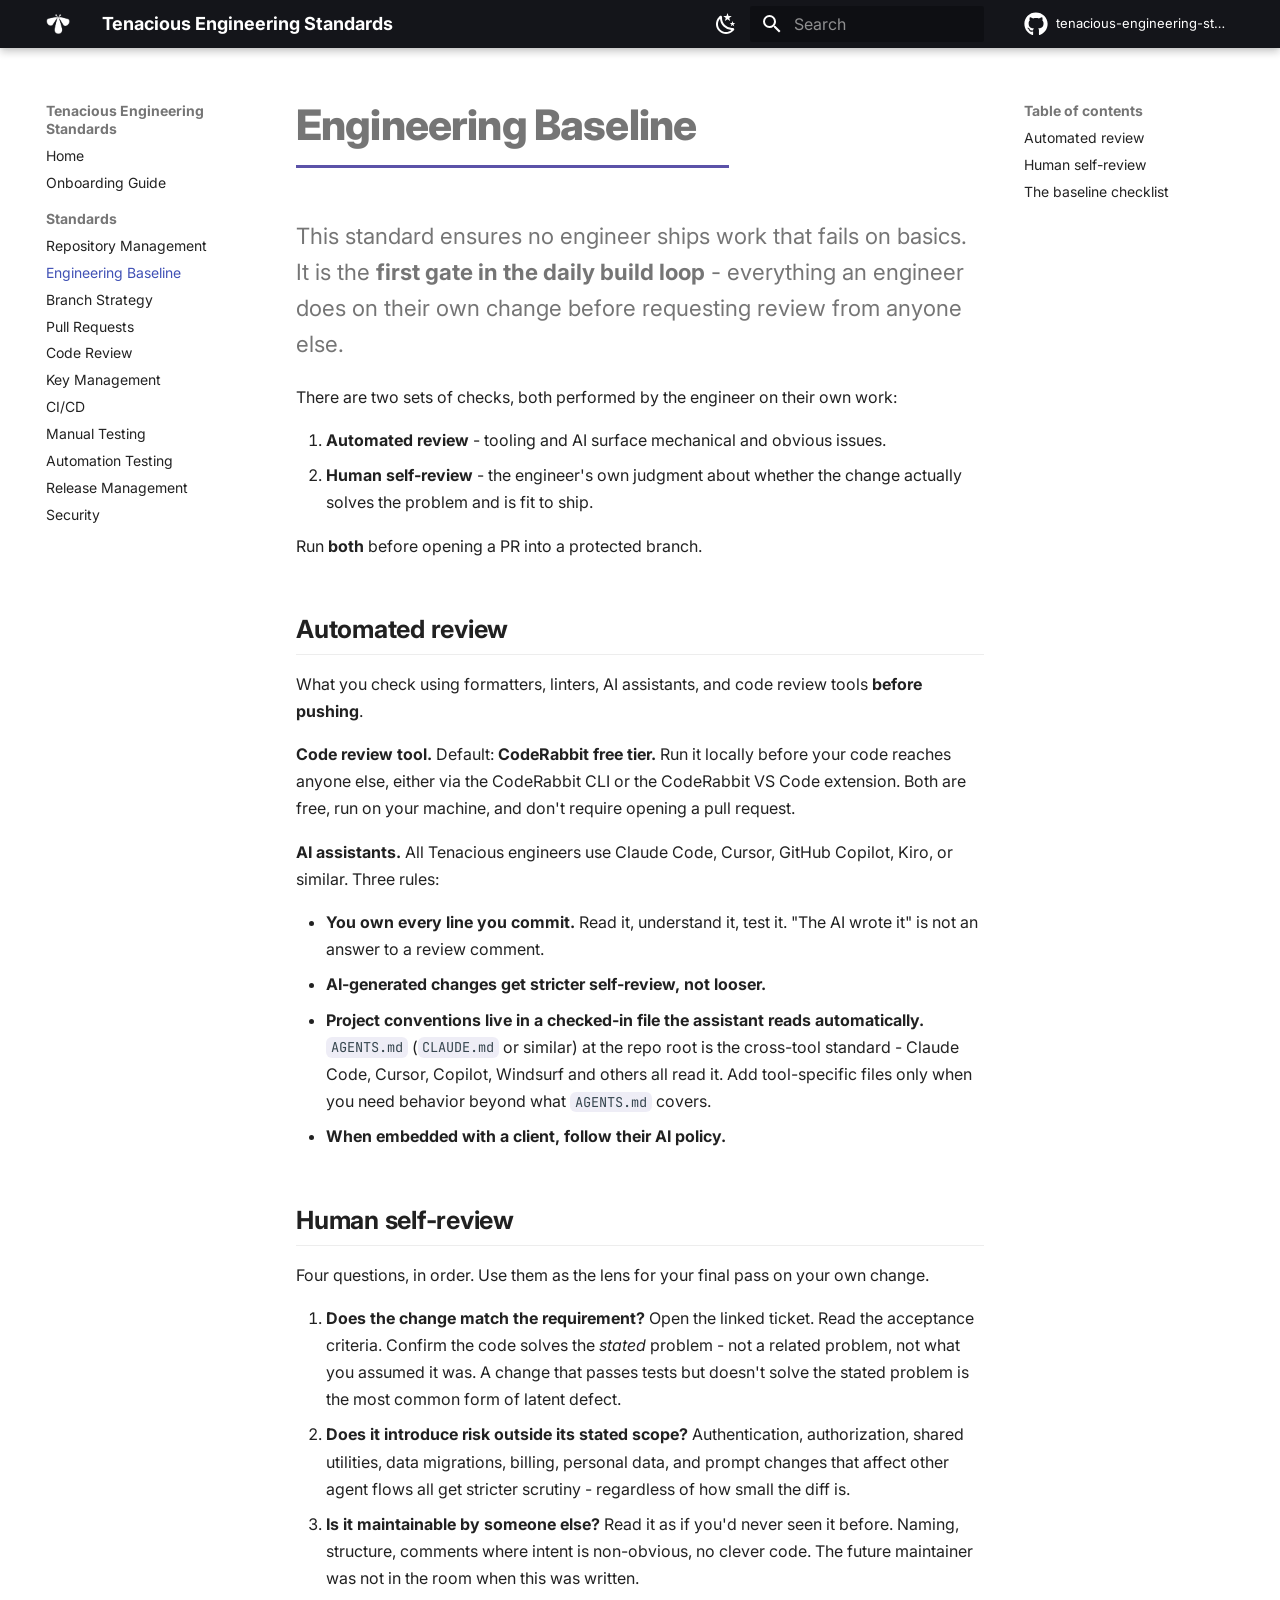
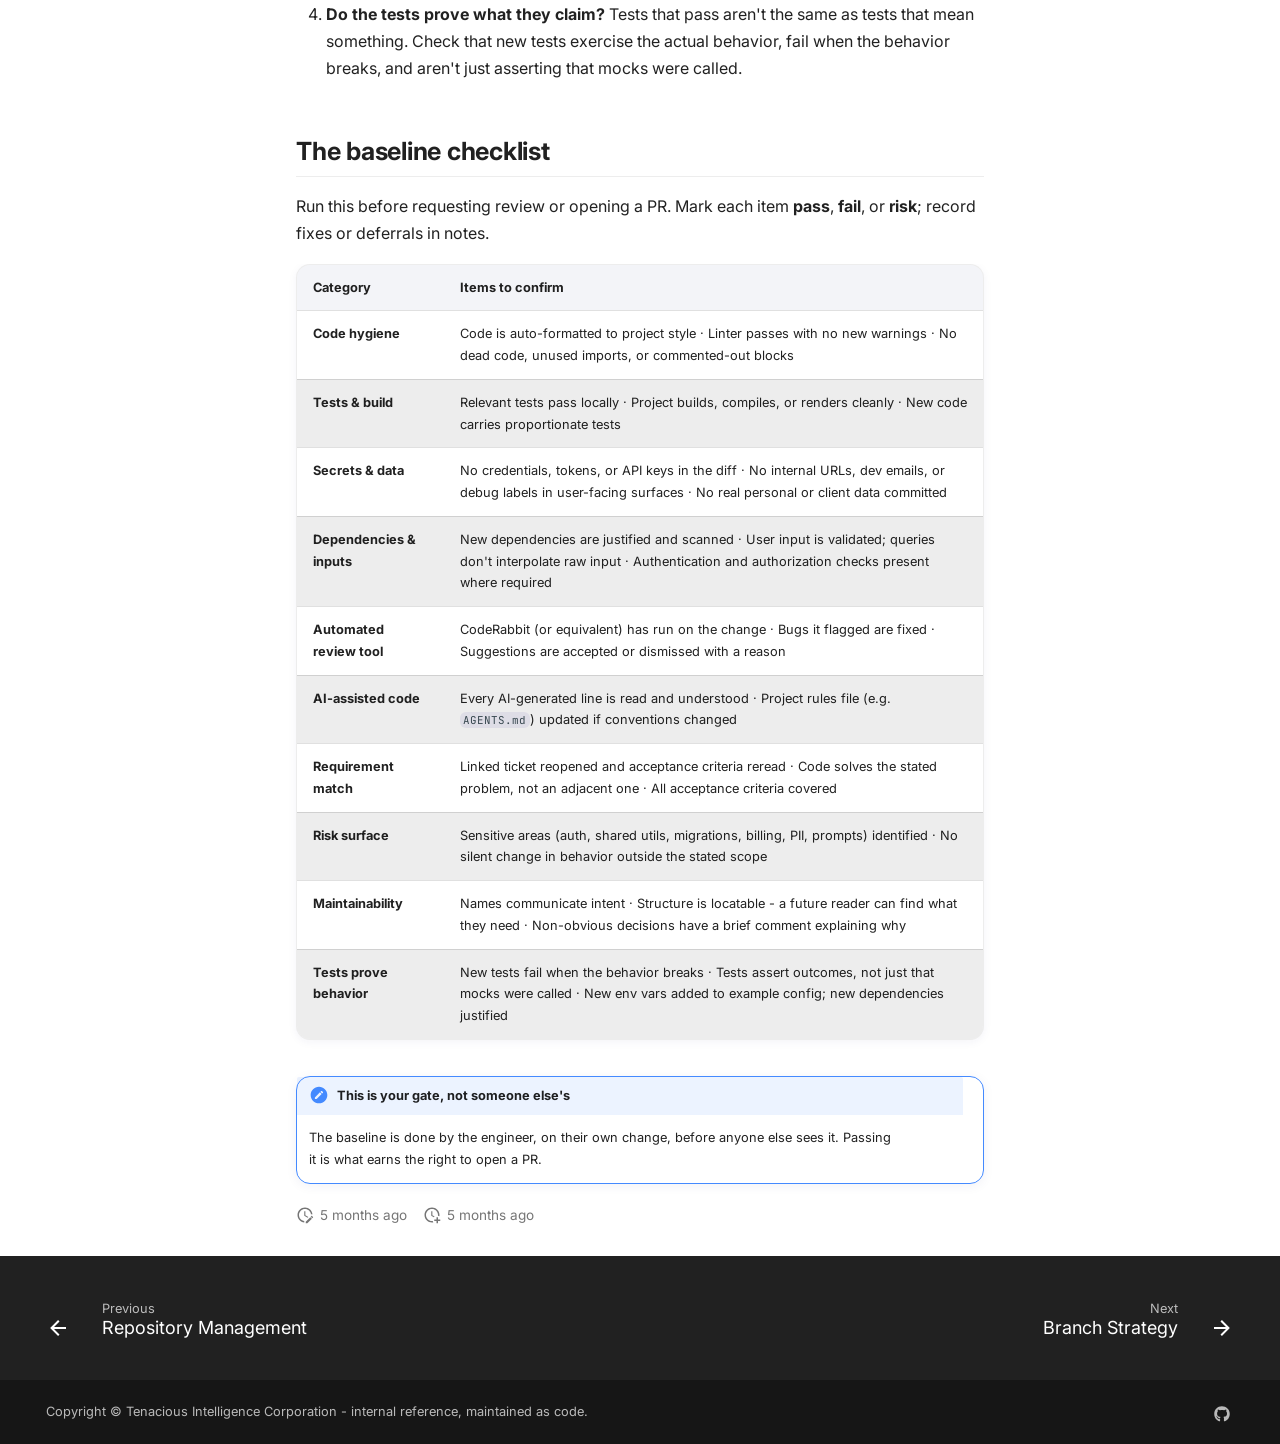
<file: engineering-baseline-standard/index.html>
<!doctype html>
<html lang="en" class="no-js">
  <head>
    
      <meta charset="utf-8">
      <meta name="viewport" content="width=device-width,initial-scale=1">
      
        <meta name="description" content="The official reference for engineering standards at Tenacious.">
      
      
        <meta name="author" content="Tenacious Intelligence Corporation">
      
      
        <link rel="canonical" href="https://nuryenigusmekonen.github.io/tenacious-engineering-standards/engineering-baseline-standard/">
      
      
        <link rel="prev" href="../repository-management-standard/">
      
      
        <link rel="next" href="../branching-standard/">
      
      
        
      
      
      <link rel="icon" href="../assets/favicon.png">
      <meta name="generator" content="mkdocs-1.6.1, mkdocs-material-9.7.6">
    
    
      
        <title>Engineering Baseline - Tenacious Engineering Standards</title>
      
    
    
      <link rel="stylesheet" href="../assets/stylesheets/main.484c7ddc.min.css">
      
        
        <link rel="stylesheet" href="../assets/stylesheets/palette.ab4e12ef.min.css">
      
      


    
    
      
    
    
      
        
        
        <link rel="preconnect" href="https://fonts.gstatic.com" crossorigin>
        <link rel="stylesheet" href="https://fonts.googleapis.com/css?family=Inter:300,300i,400,400i,700,700i%7CJetBrains+Mono:400,400i,700,700i&display=fallback">
        <style>:root{--md-text-font:"Inter";--md-code-font:"JetBrains Mono"}</style>
      
    
    
      <link rel="stylesheet" href="../css/timeago.css">
    
      <link rel="stylesheet" href="../assets/extra.css">
    
    <script>__md_scope=new URL("..",location),__md_hash=e=>[...e].reduce(((e,_)=>(e<<5)-e+_.charCodeAt(0)),0),__md_get=(e,_=localStorage,t=__md_scope)=>JSON.parse(_.getItem(t.pathname+"."+e)),__md_set=(e,_,t=localStorage,a=__md_scope)=>{try{t.setItem(a.pathname+"."+e,JSON.stringify(_))}catch(e){}}</script>
    
      

    
    
  </head>
  
  
    
    
      
    
    
    
    
    <body dir="ltr" data-md-color-scheme="default" data-md-color-primary="black" data-md-color-accent="deep-purple">
  
    
    <input class="md-toggle" data-md-toggle="drawer" type="checkbox" id="__drawer" autocomplete="off">
    <input class="md-toggle" data-md-toggle="search" type="checkbox" id="__search" autocomplete="off">
    <label class="md-overlay" for="__drawer"></label>
    <div data-md-component="skip">
      
        
        <a href="#engineering-baseline" class="md-skip">
          Skip to content
        </a>
      
    </div>
    <div data-md-component="announce">
      
    </div>
    
    
      

  

<header class="md-header md-header--shadow" data-md-component="header">
  <nav class="md-header__inner md-grid" aria-label="Header">
    <a href=".." title="Tenacious Engineering Standards" class="md-header__button md-logo" aria-label="Tenacious Engineering Standards" data-md-component="logo">
      
  <img src="../assets/mark-white.png" alt="logo">

    </a>
    <label class="md-header__button md-icon" for="__drawer">
      
      <svg xmlns="http://www.w3.org/2000/svg" viewBox="0 0 24 24"><path d="M3 6h18v2H3zm0 5h18v2H3zm0 5h18v2H3z"/></svg>
    </label>
    <div class="md-header__title" data-md-component="header-title">
      <div class="md-header__ellipsis">
        <div class="md-header__topic">
          <span class="md-ellipsis">
            Tenacious Engineering Standards
          </span>
        </div>
        <div class="md-header__topic" data-md-component="header-topic">
          <span class="md-ellipsis">
            
              Engineering Baseline
            
          </span>
        </div>
      </div>
    </div>
    
      
        <form class="md-header__option" data-md-component="palette">
  
    
    
    
    <input class="md-option" data-md-color-media="(prefers-color-scheme: light)" data-md-color-scheme="default" data-md-color-primary="black" data-md-color-accent="deep-purple"  aria-label="Switch to dark mode"  type="radio" name="__palette" id="__palette_0">
    
      <label class="md-header__button md-icon" title="Switch to dark mode" for="__palette_1" hidden>
        <svg xmlns="http://www.w3.org/2000/svg" viewBox="0 0 24 24"><path d="m17.75 4.09-2.53 1.94.91 3.06-2.63-1.81-2.63 1.81.91-3.06-2.53-1.94L12.44 4l1.06-3 1.06 3zm3.5 6.91-1.64 1.25.59 1.98-1.7-1.17-1.7 1.17.59-1.98L15.75 11l2.06-.05L18.5 9l.69 1.95zm-2.28 4.95c.83-.08 1.72 1.1 1.19 1.85-.32.45-.66.87-1.08 1.27C15.17 23 8.84 23 4.94 19.07c-3.91-3.9-3.91-10.24 0-14.14.4-.4.82-.76 1.27-1.08.75-.53 1.93.36 1.85 1.19-.27 2.86.69 5.83 2.89 8.02a9.96 9.96 0 0 0 8.02 2.89m-1.64 2.02a12.08 12.08 0 0 1-7.8-3.47c-2.17-2.19-3.33-5-3.49-7.82-2.81 3.14-2.7 7.96.31 10.98 3.02 3.01 7.84 3.12 10.98.31"/></svg>
      </label>
    
  
    
    
    
    <input class="md-option" data-md-color-media="(prefers-color-scheme: dark)" data-md-color-scheme="slate" data-md-color-primary="black" data-md-color-accent="deep-purple"  aria-label="Switch to light mode"  type="radio" name="__palette" id="__palette_1">
    
      <label class="md-header__button md-icon" title="Switch to light mode" for="__palette_0" hidden>
        <svg xmlns="http://www.w3.org/2000/svg" viewBox="0 0 24 24"><path d="M12 7a5 5 0 0 1 5 5 5 5 0 0 1-5 5 5 5 0 0 1-5-5 5 5 0 0 1 5-5m0 2a3 3 0 0 0-3 3 3 3 0 0 0 3 3 3 3 0 0 0 3-3 3 3 0 0 0-3-3m0-7 2.39 3.42C13.65 5.15 12.84 5 12 5s-1.65.15-2.39.42zM3.34 7l4.16-.35A7.2 7.2 0 0 0 5.94 8.5c-.44.74-.69 1.5-.83 2.29zm.02 10 1.76-3.77a7.131 7.131 0 0 0 2.38 4.14zM20.65 7l-1.77 3.79a7.02 7.02 0 0 0-2.38-4.15zm-.01 10-4.14.36c.59-.51 1.12-1.14 1.54-1.86.42-.73.69-1.5.83-2.29zM12 22l-2.41-3.44c.74.27 1.55.44 2.41.44.82 0 1.63-.17 2.37-.44z"/></svg>
      </label>
    
  
</form>
      
    
    
      <script>var palette=__md_get("__palette");if(palette&&palette.color){if("(prefers-color-scheme)"===palette.color.media){var media=matchMedia("(prefers-color-scheme: light)"),input=document.querySelector(media.matches?"[data-md-color-media='(prefers-color-scheme: light)']":"[data-md-color-media='(prefers-color-scheme: dark)']");palette.color.media=input.getAttribute("data-md-color-media"),palette.color.scheme=input.getAttribute("data-md-color-scheme"),palette.color.primary=input.getAttribute("data-md-color-primary"),palette.color.accent=input.getAttribute("data-md-color-accent")}for(var[key,value]of Object.entries(palette.color))document.body.setAttribute("data-md-color-"+key,value)}</script>
    
    
    
      
      
        <label class="md-header__button md-icon" for="__search">
          
          <svg xmlns="http://www.w3.org/2000/svg" viewBox="0 0 24 24"><path d="M9.5 3A6.5 6.5 0 0 1 16 9.5c0 1.61-.59 3.09-1.56 4.23l.27.27h.79l5 5-1.5 1.5-5-5v-.79l-.27-.27A6.52 6.52 0 0 1 9.5 16 6.5 6.5 0 0 1 3 9.5 6.5 6.5 0 0 1 9.5 3m0 2C7 5 5 7 5 9.5S7 14 9.5 14 14 12 14 9.5 12 5 9.5 5"/></svg>
        </label>
        <div class="md-search" data-md-component="search" role="dialog">
  <label class="md-search__overlay" for="__search"></label>
  <div class="md-search__inner" role="search">
    <form class="md-search__form" name="search">
      <input type="text" class="md-search__input" name="query" aria-label="Search" placeholder="Search" autocapitalize="off" autocorrect="off" autocomplete="off" spellcheck="false" data-md-component="search-query" required>
      <label class="md-search__icon md-icon" for="__search">
        
        <svg xmlns="http://www.w3.org/2000/svg" viewBox="0 0 24 24"><path d="M9.5 3A6.5 6.5 0 0 1 16 9.5c0 1.61-.59 3.09-1.56 4.23l.27.27h.79l5 5-1.5 1.5-5-5v-.79l-.27-.27A6.52 6.52 0 0 1 9.5 16 6.5 6.5 0 0 1 3 9.5 6.5 6.5 0 0 1 9.5 3m0 2C7 5 5 7 5 9.5S7 14 9.5 14 14 12 14 9.5 12 5 9.5 5"/></svg>
        
        <svg xmlns="http://www.w3.org/2000/svg" viewBox="0 0 24 24"><path d="M20 11v2H8l5.5 5.5-1.42 1.42L4.16 12l7.92-7.92L13.5 5.5 8 11z"/></svg>
      </label>
      <nav class="md-search__options" aria-label="Search">
        
          <a href="javascript:void(0)" class="md-search__icon md-icon" title="Share" aria-label="Share" data-clipboard data-clipboard-text="" data-md-component="search-share" tabindex="-1">
            
            <svg xmlns="http://www.w3.org/2000/svg" viewBox="0 0 24 24"><path d="M18 16.08c-.76 0-1.44.3-1.96.77L8.91 12.7c.05-.23.09-.46.09-.7s-.04-.47-.09-.7l7.05-4.11c.54.5 1.25.81 2.04.81a3 3 0 0 0 3-3 3 3 0 0 0-3-3 3 3 0 0 0-3 3c0 .24.04.47.09.7L8.04 9.81C7.5 9.31 6.79 9 6 9a3 3 0 0 0-3 3 3 3 0 0 0 3 3c.79 0 1.5-.31 2.04-.81l7.12 4.15c-.05.21-.08.43-.08.66 0 1.61 1.31 2.91 2.92 2.91s2.92-1.3 2.92-2.91A2.92 2.92 0 0 0 18 16.08"/></svg>
          </a>
        
        <button type="reset" class="md-search__icon md-icon" title="Clear" aria-label="Clear" tabindex="-1">
          
          <svg xmlns="http://www.w3.org/2000/svg" viewBox="0 0 24 24"><path d="M19 6.41 17.59 5 12 10.59 6.41 5 5 6.41 10.59 12 5 17.59 6.41 19 12 13.41 17.59 19 19 17.59 13.41 12z"/></svg>
        </button>
      </nav>
      
        <div class="md-search__suggest" data-md-component="search-suggest"></div>
      
    </form>
    <div class="md-search__output">
      <div class="md-search__scrollwrap" tabindex="0" data-md-scrollfix>
        <div class="md-search-result" data-md-component="search-result">
          <div class="md-search-result__meta">
            Initializing search
          </div>
          <ol class="md-search-result__list" role="presentation"></ol>
        </div>
      </div>
    </div>
  </div>
</div>
      
    
    
      <div class="md-header__source">
        <a href="https://github.com/NuryeNigusMekonen/tenacious-engineering-standards" title="Go to repository" class="md-source" data-md-component="source">
  <div class="md-source__icon md-icon">
    
    <svg xmlns="http://www.w3.org/2000/svg" viewBox="0 0 512 512"><!--! Font Awesome Free 7.1.0 by @fontawesome - https://fontawesome.com License - https://fontawesome.com/license/free (Icons: CC BY 4.0, Fonts: SIL OFL 1.1, Code: MIT License) Copyright 2025 Fonticons, Inc.--><path d="M173.9 397.4c0 2-2.3 3.6-5.2 3.6-3.3.3-5.6-1.3-5.6-3.6 0-2 2.3-3.6 5.2-3.6 3-.3 5.6 1.3 5.6 3.6m-31.1-4.5c-.7 2 1.3 4.3 4.3 4.9 2.6 1 5.6 0 6.2-2s-1.3-4.3-4.3-5.2c-2.6-.7-5.5.3-6.2 2.3m44.2-1.7c-2.9.7-4.9 2.6-4.6 4.9.3 2 2.9 3.3 5.9 2.6 2.9-.7 4.9-2.6 4.6-4.6-.3-1.9-3-3.2-5.9-2.9M252.8 8C114.1 8 8 113.3 8 252c0 110.9 69.8 205.8 169.5 239.2 12.8 2.3 17.3-5.6 17.3-12.1 0-6.2-.3-40.4-.3-61.4 0 0-70 15-84.7-29.8 0 0-11.4-29.1-27.8-36.6 0 0-22.9-15.7 1.6-15.4 0 0 24.9 2 38.6 25.8 21.9 38.6 58.6 27.5 72.9 20.9 2.3-16 8.8-27.1 16-33.7-55.9-6.2-112.3-14.3-112.3-110.5 0-27.5 7.6-41.3 23.6-58.9-2.6-6.5-11.1-33.3 2.6-67.9 20.9-6.5 69 27 69 27 20-5.6 41.5-8.5 62.8-8.5s42.8 2.9 62.8 8.5c0 0 48.1-33.6 69-27 13.7 34.7 5.2 61.4 2.6 67.9 16 17.7 25.8 31.5 25.8 58.9 0 96.5-58.9 104.2-114.8 110.5 9.2 7.9 17 22.9 17 46.4 0 33.7-.3 75.4-.3 83.6 0 6.5 4.6 14.4 17.3 12.1C436.2 457.8 504 362.9 504 252 504 113.3 391.5 8 252.8 8M105.2 352.9c-1.3 1-1 3.3.7 5.2 1.6 1.6 3.9 2.3 5.2 1 1.3-1 1-3.3-.7-5.2-1.6-1.6-3.9-2.3-5.2-1m-10.8-8.1c-.7 1.3.3 2.9 2.3 3.9 1.6 1 3.6.7 4.3-.7.7-1.3-.3-2.9-2.3-3.9-2-.6-3.6-.3-4.3.7m32.4 35.6c-1.6 1.3-1 4.3 1.3 6.2 2.3 2.3 5.2 2.6 6.5 1 1.3-1.3.7-4.3-1.3-6.2-2.2-2.3-5.2-2.6-6.5-1m-11.4-14.7c-1.6 1-1.6 3.6 0 5.9s4.3 3.3 5.6 2.3c1.6-1.3 1.6-3.9 0-6.2-1.4-2.3-4-3.3-5.6-2"/></svg>
  </div>
  <div class="md-source__repository">
    tenacious-engineering-standards
  </div>
</a>
      </div>
    
  </nav>
  
</header>
    
    <div class="md-container" data-md-component="container">
      
      
        
          
        
      
      <main class="md-main" data-md-component="main">
        <div class="md-main__inner md-grid">
          
            
              
              <div class="md-sidebar md-sidebar--primary" data-md-component="sidebar" data-md-type="navigation" >
                <div class="md-sidebar__scrollwrap">
                  <div class="md-sidebar__inner">
                    



<nav class="md-nav md-nav--primary" aria-label="Navigation" data-md-level="0">
  <label class="md-nav__title" for="__drawer">
    <a href=".." title="Tenacious Engineering Standards" class="md-nav__button md-logo" aria-label="Tenacious Engineering Standards" data-md-component="logo">
      
  <img src="../assets/mark-white.png" alt="logo">

    </a>
    Tenacious Engineering Standards
  </label>
  
    <div class="md-nav__source">
      <a href="https://github.com/NuryeNigusMekonen/tenacious-engineering-standards" title="Go to repository" class="md-source" data-md-component="source">
  <div class="md-source__icon md-icon">
    
    <svg xmlns="http://www.w3.org/2000/svg" viewBox="0 0 512 512"><!--! Font Awesome Free 7.1.0 by @fontawesome - https://fontawesome.com License - https://fontawesome.com/license/free (Icons: CC BY 4.0, Fonts: SIL OFL 1.1, Code: MIT License) Copyright 2025 Fonticons, Inc.--><path d="M173.9 397.4c0 2-2.3 3.6-5.2 3.6-3.3.3-5.6-1.3-5.6-3.6 0-2 2.3-3.6 5.2-3.6 3-.3 5.6 1.3 5.6 3.6m-31.1-4.5c-.7 2 1.3 4.3 4.3 4.9 2.6 1 5.6 0 6.2-2s-1.3-4.3-4.3-5.2c-2.6-.7-5.5.3-6.2 2.3m44.2-1.7c-2.9.7-4.9 2.6-4.6 4.9.3 2 2.9 3.3 5.9 2.6 2.9-.7 4.9-2.6 4.6-4.6-.3-1.9-3-3.2-5.9-2.9M252.8 8C114.1 8 8 113.3 8 252c0 110.9 69.8 205.8 169.5 239.2 12.8 2.3 17.3-5.6 17.3-12.1 0-6.2-.3-40.4-.3-61.4 0 0-70 15-84.7-29.8 0 0-11.4-29.1-27.8-36.6 0 0-22.9-15.7 1.6-15.4 0 0 24.9 2 38.6 25.8 21.9 38.6 58.6 27.5 72.9 20.9 2.3-16 8.8-27.1 16-33.7-55.9-6.2-112.3-14.3-112.3-110.5 0-27.5 7.6-41.3 23.6-58.9-2.6-6.5-11.1-33.3 2.6-67.9 20.9-6.5 69 27 69 27 20-5.6 41.5-8.5 62.8-8.5s42.8 2.9 62.8 8.5c0 0 48.1-33.6 69-27 13.7 34.7 5.2 61.4 2.6 67.9 16 17.7 25.8 31.5 25.8 58.9 0 96.5-58.9 104.2-114.8 110.5 9.2 7.9 17 22.9 17 46.4 0 33.7-.3 75.4-.3 83.6 0 6.5 4.6 14.4 17.3 12.1C436.2 457.8 504 362.9 504 252 504 113.3 391.5 8 252.8 8M105.2 352.9c-1.3 1-1 3.3.7 5.2 1.6 1.6 3.9 2.3 5.2 1 1.3-1 1-3.3-.7-5.2-1.6-1.6-3.9-2.3-5.2-1m-10.8-8.1c-.7 1.3.3 2.9 2.3 3.9 1.6 1 3.6.7 4.3-.7.7-1.3-.3-2.9-2.3-3.9-2-.6-3.6-.3-4.3.7m32.4 35.6c-1.6 1.3-1 4.3 1.3 6.2 2.3 2.3 5.2 2.6 6.5 1 1.3-1.3.7-4.3-1.3-6.2-2.2-2.3-5.2-2.6-6.5-1m-11.4-14.7c-1.6 1-1.6 3.6 0 5.9s4.3 3.3 5.6 2.3c1.6-1.3 1.6-3.9 0-6.2-1.4-2.3-4-3.3-5.6-2"/></svg>
  </div>
  <div class="md-source__repository">
    tenacious-engineering-standards
  </div>
</a>
    </div>
  
  <ul class="md-nav__list" data-md-scrollfix>
    
      
      
  
  
  
  
    <li class="md-nav__item">
      <a href=".." class="md-nav__link">
        
  
  
  <span class="md-ellipsis">
    
  
    Home
  

    
  </span>
  
  

      </a>
    </li>
  

    
      
      
  
  
  
  
    <li class="md-nav__item">
      <a href="../onboarding-guide/" class="md-nav__link">
        
  
  
  <span class="md-ellipsis">
    
  
    Onboarding Guide
  

    
  </span>
  
  

      </a>
    </li>
  

    
      
      
  
  
    
  
  
  
    
    
      
        
      
        
      
        
      
        
      
        
      
        
      
        
      
        
      
        
      
        
      
        
      
    
    
    
      
        
        
      
    
    
    <li class="md-nav__item md-nav__item--active md-nav__item--section md-nav__item--nested">
      
        
        
        <input class="md-nav__toggle md-toggle " type="checkbox" id="__nav_3" checked>
        
          
          <label class="md-nav__link" for="__nav_3" id="__nav_3_label" tabindex="">
            
  
  
  <span class="md-ellipsis">
    
  
    Standards
  

    
  </span>
  
  

            <span class="md-nav__icon md-icon"></span>
          </label>
        
        <nav class="md-nav" data-md-level="1" aria-labelledby="__nav_3_label" aria-expanded="true">
          <label class="md-nav__title" for="__nav_3">
            <span class="md-nav__icon md-icon"></span>
            
  
    Standards
  

          </label>
          <ul class="md-nav__list" data-md-scrollfix>
            
              
                
  
  
  
  
    <li class="md-nav__item">
      <a href="../repository-management-standard/" class="md-nav__link">
        
  
  
  <span class="md-ellipsis">
    
  
    Repository Management
  

    
  </span>
  
  

      </a>
    </li>
  

              
            
              
                
  
  
    
  
  
  
    <li class="md-nav__item md-nav__item--active">
      
      <input class="md-nav__toggle md-toggle" type="checkbox" id="__toc">
      
      
        
      
      
        <label class="md-nav__link md-nav__link--active" for="__toc">
          
  
  
  <span class="md-ellipsis">
    
  
    Engineering Baseline
  

    
  </span>
  
  

          <span class="md-nav__icon md-icon"></span>
        </label>
      
      <a href="./" class="md-nav__link md-nav__link--active">
        
  
  
  <span class="md-ellipsis">
    
  
    Engineering Baseline
  

    
  </span>
  
  

      </a>
      
        

<nav class="md-nav md-nav--secondary" aria-label="Table of contents">
  
  
  
    
  
  
    <label class="md-nav__title" for="__toc">
      <span class="md-nav__icon md-icon"></span>
      Table of contents
    </label>
    <ul class="md-nav__list" data-md-component="toc" data-md-scrollfix>
      
        <li class="md-nav__item">
  <a href="#automated-review" class="md-nav__link">
    <span class="md-ellipsis">
      
        Automated review
      
    </span>
  </a>
  
</li>
      
        <li class="md-nav__item">
  <a href="#human-self-review" class="md-nav__link">
    <span class="md-ellipsis">
      
        Human self-review
      
    </span>
  </a>
  
</li>
      
        <li class="md-nav__item">
  <a href="#the-baseline-checklist" class="md-nav__link">
    <span class="md-ellipsis">
      
        The baseline checklist
      
    </span>
  </a>
  
</li>
      
    </ul>
  
</nav>
      
    </li>
  

              
            
              
                
  
  
  
  
    <li class="md-nav__item">
      <a href="../branching-standard/" class="md-nav__link">
        
  
  
  <span class="md-ellipsis">
    
  
    Branch Strategy
  

    
  </span>
  
  

      </a>
    </li>
  

              
            
              
                
  
  
  
  
    <li class="md-nav__item">
      <a href="../pull-request-standard/" class="md-nav__link">
        
  
  
  <span class="md-ellipsis">
    
  
    Pull Requests
  

    
  </span>
  
  

      </a>
    </li>
  

              
            
              
                
  
  
  
  
    <li class="md-nav__item">
      <a href="../code-review-standard/" class="md-nav__link">
        
  
  
  <span class="md-ellipsis">
    
  
    Code Review
  

    
  </span>
  
  

      </a>
    </li>
  

              
            
              
                
  
  
  
  
    <li class="md-nav__item">
      <a href="../secrets-management-standard/" class="md-nav__link">
        
  
  
  <span class="md-ellipsis">
    
  
    Key Management
  

    
  </span>
  
  

      </a>
    </li>
  

              
            
              
                
  
  
  
  
    <li class="md-nav__item">
      <a href="../ci-cd-standard/" class="md-nav__link">
        
  
  
  <span class="md-ellipsis">
    
  
    CI/CD
  

    
  </span>
  
  

      </a>
    </li>
  

              
            
              
                
  
  
  
  
    <li class="md-nav__item">
      <a href="../manual-testing-standard/" class="md-nav__link">
        
  
  
  <span class="md-ellipsis">
    
  
    Manual Testing
  

    
  </span>
  
  

      </a>
    </li>
  

              
            
              
                
  
  
  
  
    <li class="md-nav__item">
      <a href="../automation-testing-standard/" class="md-nav__link">
        
  
  
  <span class="md-ellipsis">
    
  
    Automation Testing
  

    
  </span>
  
  

      </a>
    </li>
  

              
            
              
                
  
  
  
  
    <li class="md-nav__item">
      <a href="../release-management-standard/" class="md-nav__link">
        
  
  
  <span class="md-ellipsis">
    
  
    Release Management
  

    
  </span>
  
  

      </a>
    </li>
  

              
            
              
                
  
  
  
  
    <li class="md-nav__item">
      <a href="../security-standard/" class="md-nav__link">
        
  
  
  <span class="md-ellipsis">
    
  
    Security
  

    
  </span>
  
  

      </a>
    </li>
  

              
            
          </ul>
        </nav>
      
    </li>
  

    
  </ul>
</nav>
                  </div>
                </div>
              </div>
            
            
              
              <div class="md-sidebar md-sidebar--secondary" data-md-component="sidebar" data-md-type="toc" >
                <div class="md-sidebar__scrollwrap">
                  <div class="md-sidebar__inner">
                    

<nav class="md-nav md-nav--secondary" aria-label="Table of contents">
  
  
  
    
  
  
    <label class="md-nav__title" for="__toc">
      <span class="md-nav__icon md-icon"></span>
      Table of contents
    </label>
    <ul class="md-nav__list" data-md-component="toc" data-md-scrollfix>
      
        <li class="md-nav__item">
  <a href="#automated-review" class="md-nav__link">
    <span class="md-ellipsis">
      
        Automated review
      
    </span>
  </a>
  
</li>
      
        <li class="md-nav__item">
  <a href="#human-self-review" class="md-nav__link">
    <span class="md-ellipsis">
      
        Human self-review
      
    </span>
  </a>
  
</li>
      
        <li class="md-nav__item">
  <a href="#the-baseline-checklist" class="md-nav__link">
    <span class="md-ellipsis">
      
        The baseline checklist
      
    </span>
  </a>
  
</li>
      
    </ul>
  
</nav>
                  </div>
                </div>
              </div>
            
          
          
            <div class="md-content" data-md-component="content">
              
              <article class="md-content__inner md-typeset">
                
                  



<h1 id="engineering-baseline">Engineering Baseline<a class="headerlink" href="#engineering-baseline" title="Permanent link">&para;</a></h1>
<p>This standard ensures no engineer ships work that fails on basics. It is the <strong>first gate in the daily
build loop</strong> - everything an engineer does on their own change before requesting review from anyone else.</p>
<p>There are two sets of checks, both performed by the engineer on their own work:</p>
<ol>
<li><strong>Automated review</strong> - tooling and AI surface mechanical and obvious issues.</li>
<li><strong>Human self-review</strong> - the engineer's own judgment about whether the change actually solves the problem
   and is fit to ship.</li>
</ol>
<p>Run <strong>both</strong> before opening a PR into a protected branch.</p>
<h2 id="automated-review">Automated review<a class="headerlink" href="#automated-review" title="Permanent link">&para;</a></h2>
<p>What you check using formatters, linters, AI assistants, and code review tools <strong>before pushing</strong>.</p>
<p><strong>Code review tool.</strong> Default: <strong>CodeRabbit free tier.</strong> Run it locally before your code reaches anyone
else, either via the CodeRabbit CLI or the CodeRabbit VS Code extension. Both are free, run on your
machine, and don't require opening a pull request.</p>
<p><strong>AI assistants.</strong> All Tenacious engineers use Claude Code, Cursor, GitHub Copilot, Kiro, or similar.
Three rules:</p>
<ul>
<li><strong>You own every line you commit.</strong> Read it, understand it, test it. "The AI wrote it" is not an answer
  to a review comment.</li>
<li><strong>AI-generated changes get stricter self-review, not looser.</strong></li>
<li><strong>Project conventions live in a checked-in file the assistant reads automatically.</strong> <code>AGENTS.md</code>
  (<code>CLAUDE.md</code> or similar) at the repo root is the cross-tool standard - Claude Code, Cursor, Copilot,
  Windsurf and others all read it. Add tool-specific files only when you need behavior beyond what
  <code>AGENTS.md</code> covers.</li>
<li><strong>When embedded with a client, follow their AI policy.</strong></li>
</ul>
<h2 id="human-self-review">Human self-review<a class="headerlink" href="#human-self-review" title="Permanent link">&para;</a></h2>
<p>Four questions, in order. Use them as the lens for your final pass on your own change.</p>
<ol>
<li><strong>Does the change match the requirement?</strong> Open the linked ticket. Read the acceptance criteria.
   Confirm the code solves the <em>stated</em> problem - not a related problem, not what you assumed it was. A
   change that passes tests but doesn't solve the stated problem is the most common form of latent defect.</li>
<li><strong>Does it introduce risk outside its stated scope?</strong> Authentication, authorization, shared utilities,
   data migrations, billing, personal data, and prompt changes that affect other agent flows all get
   stricter scrutiny - regardless of how small the diff is.</li>
<li><strong>Is it maintainable by someone else?</strong> Read it as if you'd never seen it before. Naming, structure,
   comments where intent is non-obvious, no clever code. The future maintainer was not in the room when
   this was written.</li>
<li><strong>Do the tests prove what they claim?</strong> Tests that pass aren't the same as tests that mean something.
   Check that new tests exercise the actual behavior, fail when the behavior breaks, and aren't just
   asserting that mocks were called.</li>
</ol>
<h2 id="the-baseline-checklist">The baseline checklist<a class="headerlink" href="#the-baseline-checklist" title="Permanent link">&para;</a></h2>
<p>Run this before requesting review or opening a PR. Mark each item <strong>pass</strong>, <strong>fail</strong>, or <strong>risk</strong>; record
fixes or deferrals in notes.</p>
<table>
<thead>
<tr>
<th>Category</th>
<th>Items to confirm</th>
</tr>
</thead>
<tbody>
<tr>
<td><strong>Code hygiene</strong></td>
<td>Code is auto-formatted to project style · Linter passes with no new warnings · No dead code, unused imports, or commented-out blocks</td>
</tr>
<tr>
<td><strong>Tests &amp; build</strong></td>
<td>Relevant tests pass locally · Project builds, compiles, or renders cleanly · New code carries proportionate tests</td>
</tr>
<tr>
<td><strong>Secrets &amp; data</strong></td>
<td>No credentials, tokens, or API keys in the diff · No internal URLs, dev emails, or debug labels in user-facing surfaces · No real personal or client data committed</td>
</tr>
<tr>
<td><strong>Dependencies &amp; inputs</strong></td>
<td>New dependencies are justified and scanned · User input is validated; queries don't interpolate raw input · Authentication and authorization checks present where required</td>
</tr>
<tr>
<td><strong>Automated review tool</strong></td>
<td>CodeRabbit (or equivalent) has run on the change · Bugs it flagged are fixed · Suggestions are accepted or dismissed with a reason</td>
</tr>
<tr>
<td><strong>AI-assisted code</strong></td>
<td>Every AI-generated line is read and understood · Project rules file (e.g. <code>AGENTS.md</code>) updated if conventions changed</td>
</tr>
<tr>
<td><strong>Requirement match</strong></td>
<td>Linked ticket reopened and acceptance criteria reread · Code solves the stated problem, not an adjacent one · All acceptance criteria covered</td>
</tr>
<tr>
<td><strong>Risk surface</strong></td>
<td>Sensitive areas (auth, shared utils, migrations, billing, PII, prompts) identified · No silent change in behavior outside the stated scope</td>
</tr>
<tr>
<td><strong>Maintainability</strong></td>
<td>Names communicate intent · Structure is locatable - a future reader can find what they need · Non-obvious decisions have a brief comment explaining why</td>
</tr>
<tr>
<td><strong>Tests prove behavior</strong></td>
<td>New tests fail when the behavior breaks · Tests assert outcomes, not just that mocks were called · New env vars added to example config; new dependencies justified</td>
</tr>
</tbody>
</table>
<div class="admonition note">
<p class="admonition-title">This is your gate, not someone else's</p>
<p>The baseline is done by the engineer, on their own change, before anyone else sees it. Passing it is
what earns the right to open a PR.</p>
</div>







  
    
  
  
    
  


  <aside class="md-source-file">
    
      
  <span class="md-source-file__fact">
    <span class="md-icon" title="Last update">
      <svg xmlns="http://www.w3.org/2000/svg" viewBox="0 0 24 24"><path d="M21 13.1c-.1 0-.3.1-.4.2l-1 1 2.1 2.1 1-1c.2-.2.2-.6 0-.8l-1.3-1.3c-.1-.1-.2-.2-.4-.2m-1.9 1.8-6.1 6V23h2.1l6.1-6.1zM12.5 7v5.2l4 2.4-1 1L11 13V7zM11 21.9c-5.1-.5-9-4.8-9-9.9C2 6.5 6.5 2 12 2c5.3 0 9.6 4.1 10 9.3-.3-.1-.6-.2-1-.2s-.7.1-1 .2C19.6 7.2 16.2 4 12 4c-4.4 0-8 3.6-8 8 0 4.1 3.1 7.5 7.1 7.9l-.1.2z"/></svg>
    </span>
    <span class="git-revision-date-localized-plugin git-revision-date-localized-plugin-timeago" title="July 1, 2026 14:01:29 UTC"><span class="timeago" datetime="2026-07-01T14:01:29+00:00" locale="en"></span></span><span class="git-revision-date-localized-plugin git-revision-date-localized-plugin-iso_date" title="July 1, 2026 14:01:29 UTC">2026-07-01</span>
  </span>

    
    
      
  <span class="md-source-file__fact">
    <span class="md-icon" title="Created">
      <svg xmlns="http://www.w3.org/2000/svg" viewBox="0 0 24 24"><path d="M14.47 15.08 11 13V7h1.5v5.25l3.08 1.83c-.41.28-.79.62-1.11 1m-1.39 4.84c-.36.05-.71.08-1.08.08-4.42 0-8-3.58-8-8s3.58-8 8-8 8 3.58 8 8c0 .37-.03.72-.08 1.08.69.1 1.33.32 1.92.64.1-.56.16-1.13.16-1.72 0-5.5-4.5-10-10-10S2 6.5 2 12s4.47 10 10 10c.59 0 1.16-.06 1.72-.16-.32-.59-.54-1.23-.64-1.92M18 15v3h-3v2h3v3h2v-3h3v-2h-3v-3z"/></svg>
    </span>
    <span class="git-revision-date-localized-plugin git-revision-date-localized-plugin-timeago" title="July 1, 2026 13:47:40 UTC"><span class="timeago" datetime="2026-07-01T13:47:40+00:00" locale="en"></span></span><span class="git-revision-date-localized-plugin git-revision-date-localized-plugin-iso_date" title="July 1, 2026 13:47:40 UTC">2026-07-01</span>
  </span>

    
    
    
  </aside>





                
              </article>
            </div>
          
          
<script>var target=document.getElementById(location.hash.slice(1));target&&target.name&&(target.checked=target.name.startsWith("__tabbed_"))</script>
        </div>
        
          <button type="button" class="md-top md-icon" data-md-component="top" hidden>
  
  <svg xmlns="http://www.w3.org/2000/svg" viewBox="0 0 24 24"><path d="M13 20h-2V8l-5.5 5.5-1.42-1.42L12 4.16l7.92 7.92-1.42 1.42L13 8z"/></svg>
  Back to top
</button>
        
      </main>
      
        <footer class="md-footer">
  
    
      
      <nav class="md-footer__inner md-grid" aria-label="Footer" >
        
          
          <a href="../repository-management-standard/" class="md-footer__link md-footer__link--prev" aria-label="Previous: Repository Management">
            <div class="md-footer__button md-icon">
              
              <svg xmlns="http://www.w3.org/2000/svg" viewBox="0 0 24 24"><path d="M20 11v2H8l5.5 5.5-1.42 1.42L4.16 12l7.92-7.92L13.5 5.5 8 11z"/></svg>
            </div>
            <div class="md-footer__title">
              <span class="md-footer__direction">
                Previous
              </span>
              <div class="md-ellipsis">
                Repository Management
              </div>
            </div>
          </a>
        
        
          
          <a href="../branching-standard/" class="md-footer__link md-footer__link--next" aria-label="Next: Branch Strategy">
            <div class="md-footer__title">
              <span class="md-footer__direction">
                Next
              </span>
              <div class="md-ellipsis">
                Branch Strategy
              </div>
            </div>
            <div class="md-footer__button md-icon">
              
              <svg xmlns="http://www.w3.org/2000/svg" viewBox="0 0 24 24"><path d="M4 11v2h12l-5.5 5.5 1.42 1.42L19.84 12l-7.92-7.92L10.5 5.5 16 11z"/></svg>
            </div>
          </a>
        
      </nav>
    
  
  <div class="md-footer-meta md-typeset">
    <div class="md-footer-meta__inner md-grid">
      <div class="md-copyright">
  
    <div class="md-copyright__highlight">
      Copyright &copy; Tenacious Intelligence Corporation - internal reference, maintained as code.

    </div>
  
  
</div>
      
        
<div class="md-social">
  
    
    
    
    
    <a href="https://github.com/NuryeNigusMekonen/tenacious-engineering-standards" target="_blank" rel="noopener" title="Tenacious on GitHub" class="md-social__link">
      <svg xmlns="http://www.w3.org/2000/svg" viewBox="0 0 512 512"><!--! Font Awesome Free 7.1.0 by @fontawesome - https://fontawesome.com License - https://fontawesome.com/license/free (Icons: CC BY 4.0, Fonts: SIL OFL 1.1, Code: MIT License) Copyright 2025 Fonticons, Inc.--><path d="M173.9 397.4c0 2-2.3 3.6-5.2 3.6-3.3.3-5.6-1.3-5.6-3.6 0-2 2.3-3.6 5.2-3.6 3-.3 5.6 1.3 5.6 3.6m-31.1-4.5c-.7 2 1.3 4.3 4.3 4.9 2.6 1 5.6 0 6.2-2s-1.3-4.3-4.3-5.2c-2.6-.7-5.5.3-6.2 2.3m44.2-1.7c-2.9.7-4.9 2.6-4.6 4.9.3 2 2.9 3.3 5.9 2.6 2.9-.7 4.9-2.6 4.6-4.6-.3-1.9-3-3.2-5.9-2.9M252.8 8C114.1 8 8 113.3 8 252c0 110.9 69.8 205.8 169.5 239.2 12.8 2.3 17.3-5.6 17.3-12.1 0-6.2-.3-40.4-.3-61.4 0 0-70 15-84.7-29.8 0 0-11.4-29.1-27.8-36.6 0 0-22.9-15.7 1.6-15.4 0 0 24.9 2 38.6 25.8 21.9 38.6 58.6 27.5 72.9 20.9 2.3-16 8.8-27.1 16-33.7-55.9-6.2-112.3-14.3-112.3-110.5 0-27.5 7.6-41.3 23.6-58.9-2.6-6.5-11.1-33.3 2.6-67.9 20.9-6.5 69 27 69 27 20-5.6 41.5-8.5 62.8-8.5s42.8 2.9 62.8 8.5c0 0 48.1-33.6 69-27 13.7 34.7 5.2 61.4 2.6 67.9 16 17.7 25.8 31.5 25.8 58.9 0 96.5-58.9 104.2-114.8 110.5 9.2 7.9 17 22.9 17 46.4 0 33.7-.3 75.4-.3 83.6 0 6.5 4.6 14.4 17.3 12.1C436.2 457.8 504 362.9 504 252 504 113.3 391.5 8 252.8 8M105.2 352.9c-1.3 1-1 3.3.7 5.2 1.6 1.6 3.9 2.3 5.2 1 1.3-1 1-3.3-.7-5.2-1.6-1.6-3.9-2.3-5.2-1m-10.8-8.1c-.7 1.3.3 2.9 2.3 3.9 1.6 1 3.6.7 4.3-.7.7-1.3-.3-2.9-2.3-3.9-2-.6-3.6-.3-4.3.7m32.4 35.6c-1.6 1.3-1 4.3 1.3 6.2 2.3 2.3 5.2 2.6 6.5 1 1.3-1.3.7-4.3-1.3-6.2-2.2-2.3-5.2-2.6-6.5-1m-11.4-14.7c-1.6 1-1.6 3.6 0 5.9s4.3 3.3 5.6 2.3c1.6-1.3 1.6-3.9 0-6.2-1.4-2.3-4-3.3-5.6-2"/></svg>
    </a>
  
</div>
      
    </div>
  </div>
</footer>
      
    </div>
    <div class="md-dialog" data-md-component="dialog">
      <div class="md-dialog__inner md-typeset"></div>
    </div>
    
      <div class="md-progress" data-md-component="progress" role="progressbar"></div>
    
    
    
      
      
      <script id="__config" type="application/json">{"annotate": null, "base": "..", "features": ["navigation.instant", "navigation.instant.progress", "navigation.tracking", "navigation.sections", "navigation.top", "navigation.footer", "navigation.indexes", "search.suggest", "search.highlight", "search.share", "content.code.copy", "content.tooltips", "toc.follow"], "search": "../assets/javascripts/workers/search.2c215733.min.js", "tags": null, "translations": {"clipboard.copied": "Copied to clipboard", "clipboard.copy": "Copy to clipboard", "search.result.more.one": "1 more on this page", "search.result.more.other": "# more on this page", "search.result.none": "No matching documents", "search.result.one": "1 matching document", "search.result.other": "# matching documents", "search.result.placeholder": "Type to start searching", "search.result.term.missing": "Missing", "select.version": "Select version"}, "version": null}</script>
    
    
      <script src="../assets/javascripts/bundle.79ae519e.min.js"></script>
      
        <script src="../js/timeago.min.js"></script>
      
        <script src="../js/timeago_mkdocs_material.js"></script>
      
    
  </body>
</html>
</file>
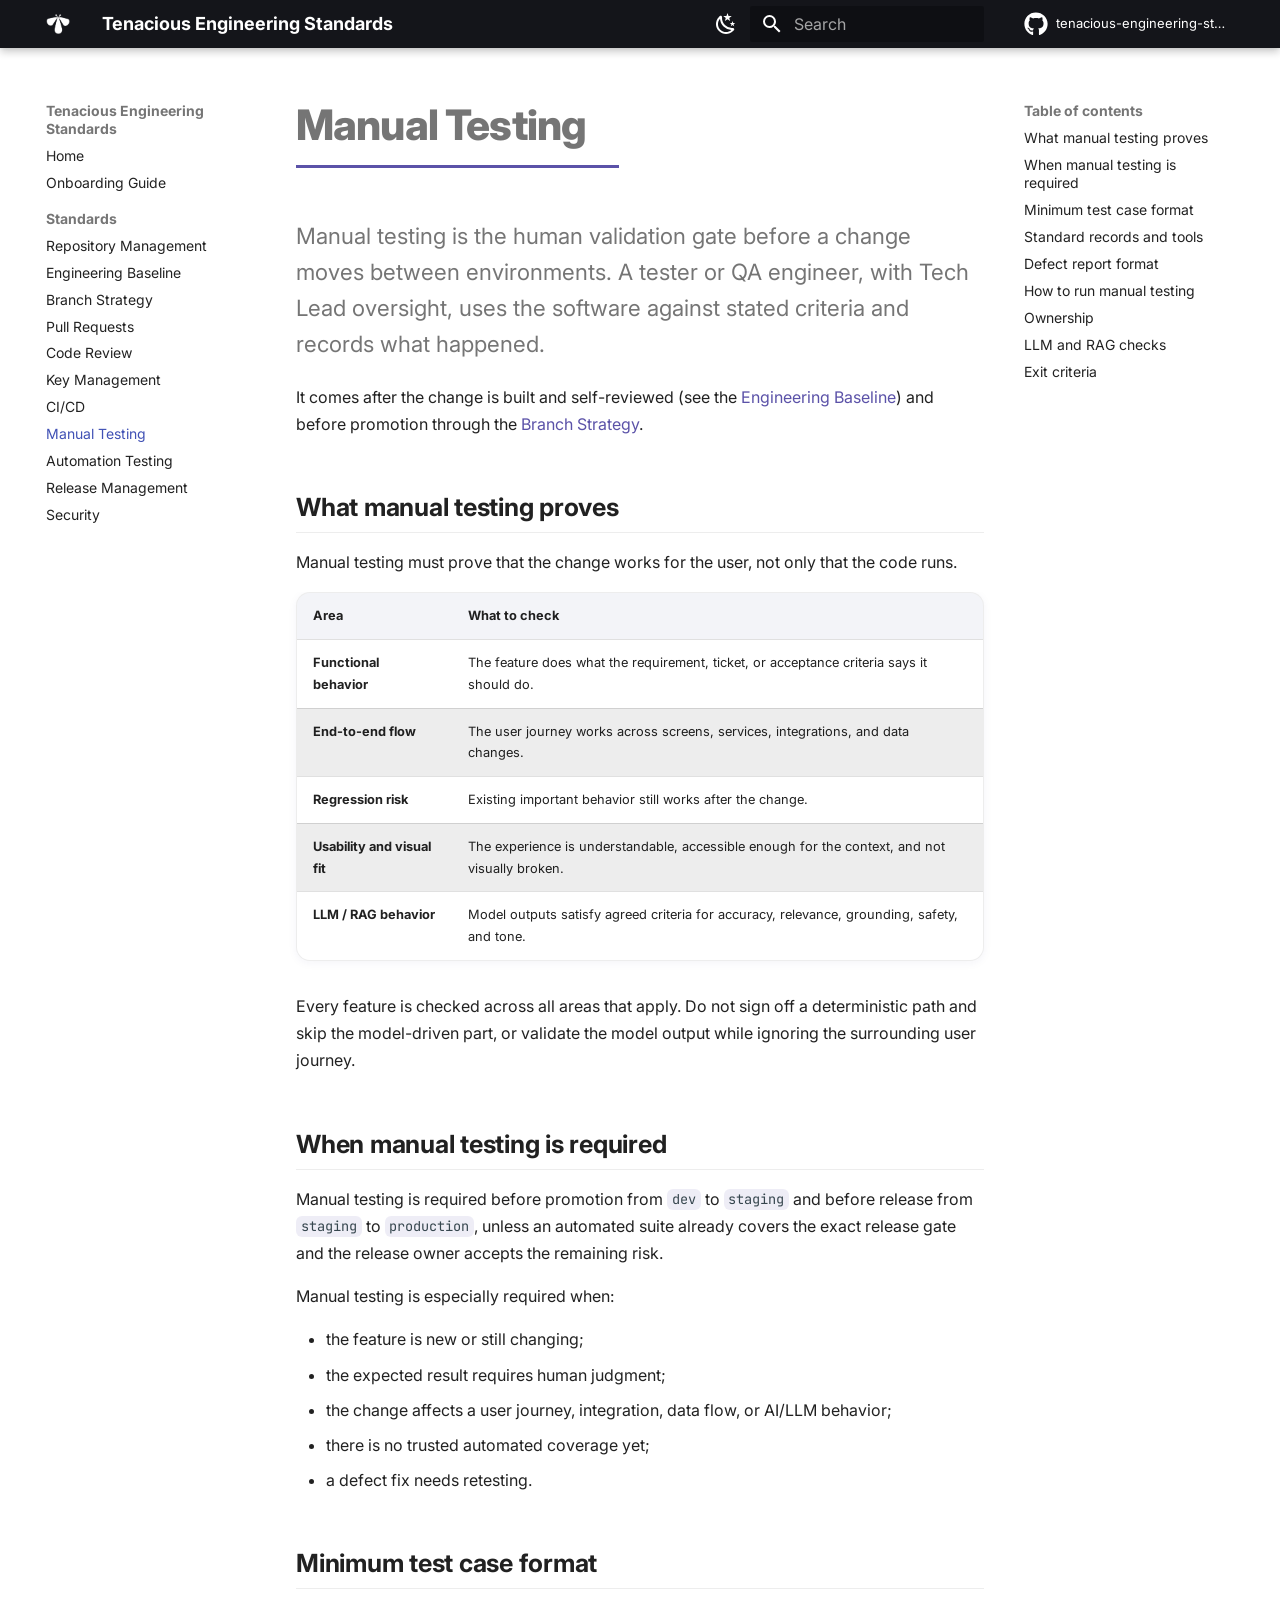
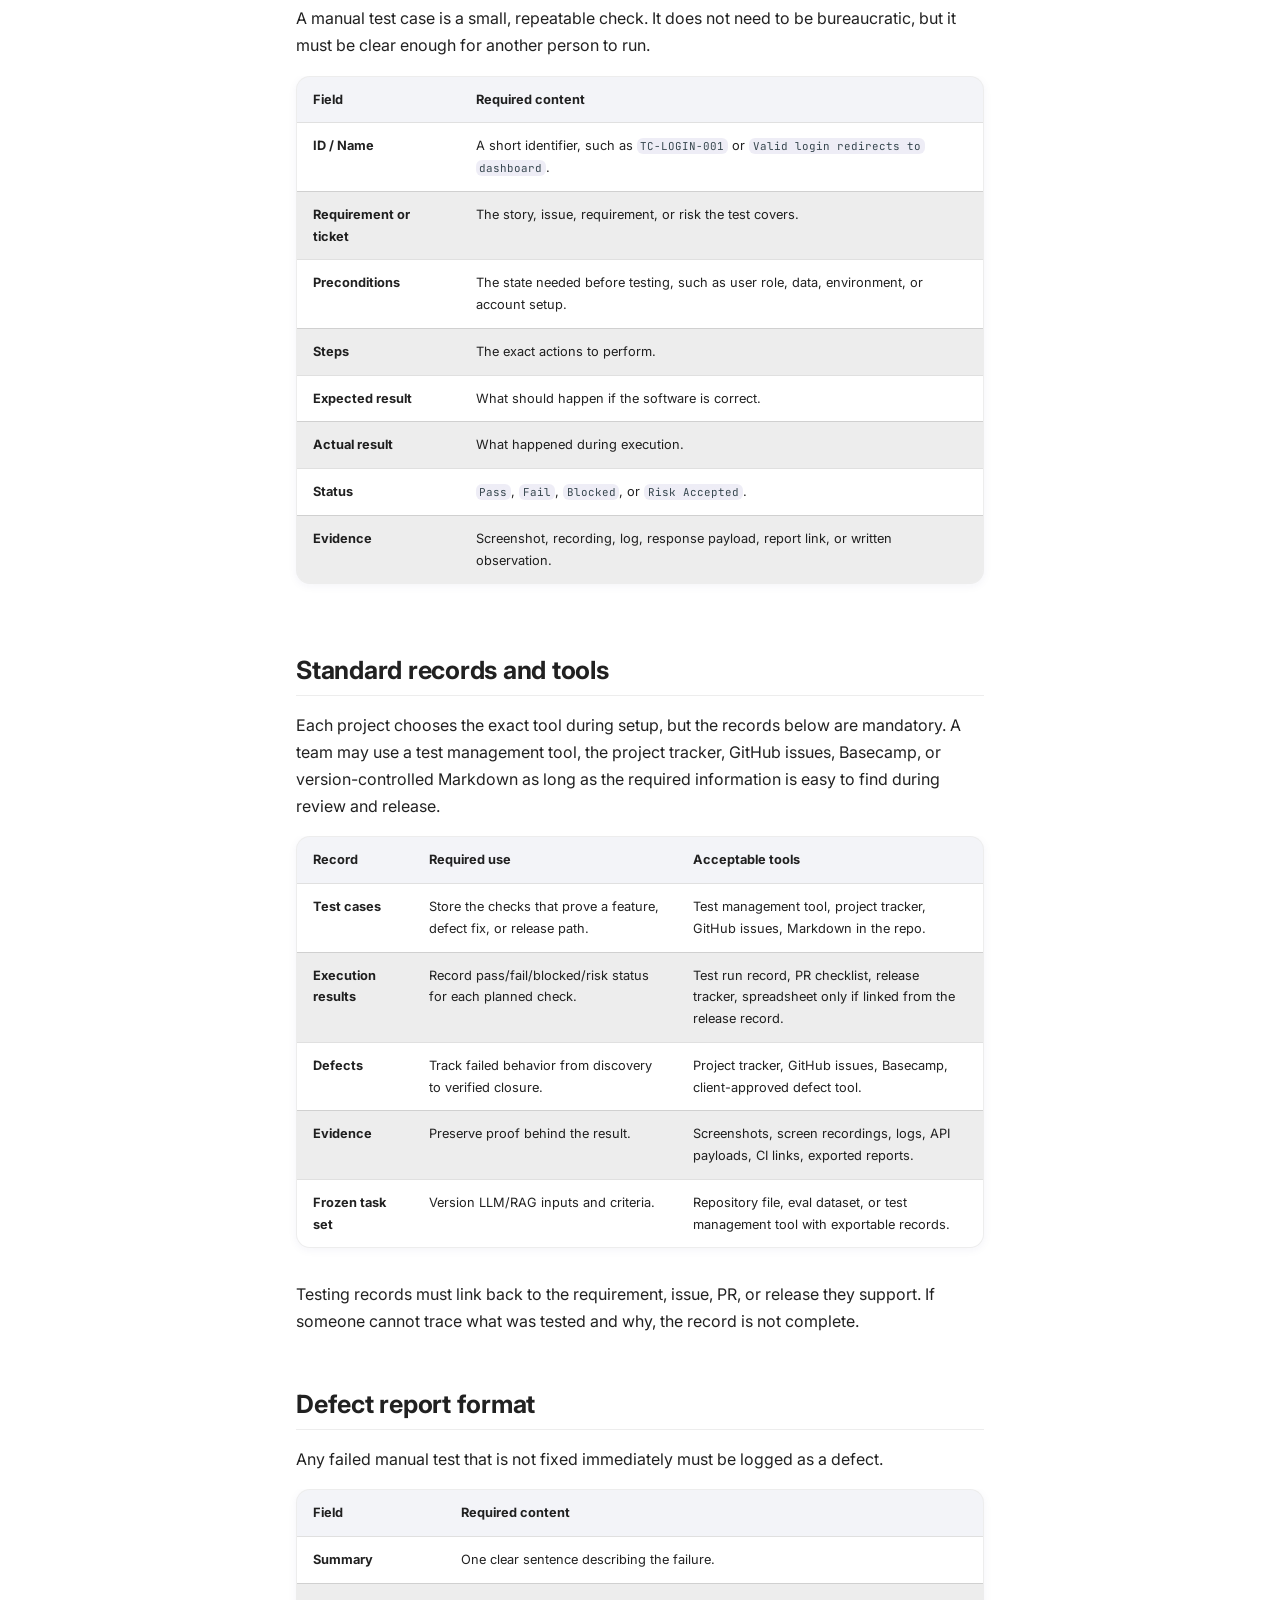
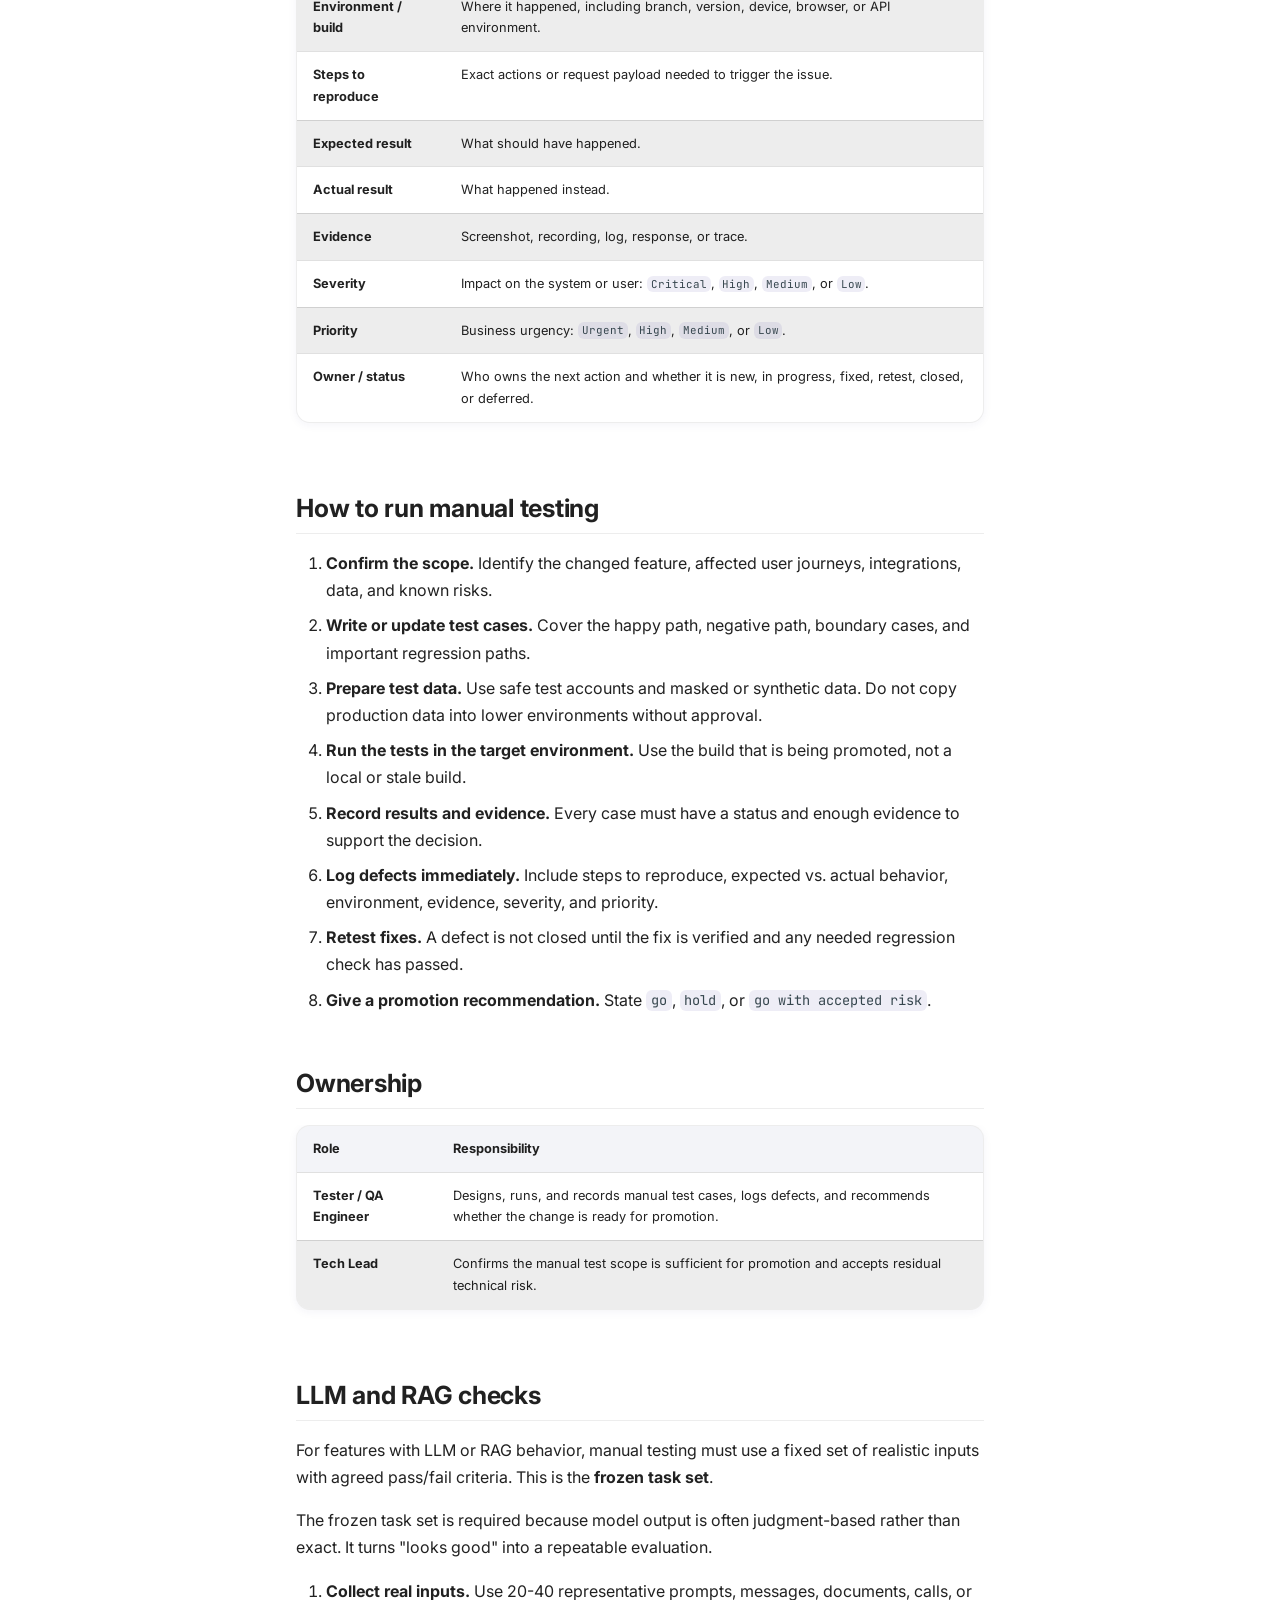
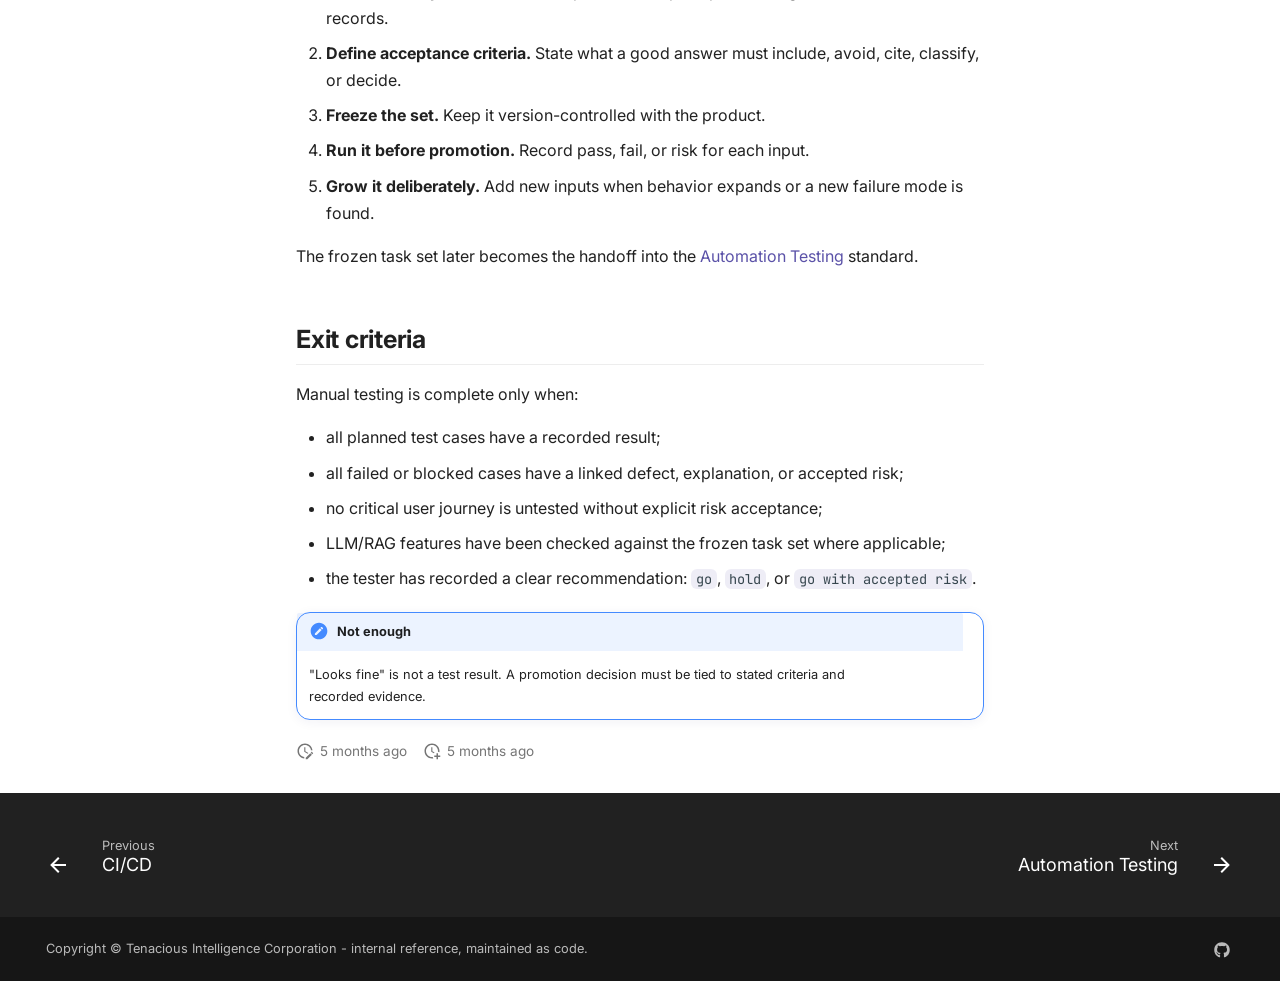
<file: manual-testing-standard/index.html>
<!doctype html>
<html lang="en" class="no-js">
  <head>
    
      <meta charset="utf-8">
      <meta name="viewport" content="width=device-width,initial-scale=1">
      
        <meta name="description" content="The official reference for engineering standards at Tenacious.">
      
      
        <meta name="author" content="Tenacious Intelligence Corporation">
      
      
        <link rel="canonical" href="https://nuryenigusmekonen.github.io/tenacious-engineering-standards/manual-testing-standard/">
      
      
        <link rel="prev" href="../ci-cd-standard/">
      
      
        <link rel="next" href="../automation-testing-standard/">
      
      
        
      
      
      <link rel="icon" href="../assets/favicon.png">
      <meta name="generator" content="mkdocs-1.6.1, mkdocs-material-9.7.6">
    
    
      
        <title>Manual Testing - Tenacious Engineering Standards</title>
      
    
    
      <link rel="stylesheet" href="../assets/stylesheets/main.484c7ddc.min.css">
      
        
        <link rel="stylesheet" href="../assets/stylesheets/palette.ab4e12ef.min.css">
      
      


    
    
      
    
    
      
        
        
        <link rel="preconnect" href="https://fonts.gstatic.com" crossorigin>
        <link rel="stylesheet" href="https://fonts.googleapis.com/css?family=Inter:300,300i,400,400i,700,700i%7CJetBrains+Mono:400,400i,700,700i&display=fallback">
        <style>:root{--md-text-font:"Inter";--md-code-font:"JetBrains Mono"}</style>
      
    
    
      <link rel="stylesheet" href="../css/timeago.css">
    
      <link rel="stylesheet" href="../assets/extra.css">
    
    <script>__md_scope=new URL("..",location),__md_hash=e=>[...e].reduce(((e,_)=>(e<<5)-e+_.charCodeAt(0)),0),__md_get=(e,_=localStorage,t=__md_scope)=>JSON.parse(_.getItem(t.pathname+"."+e)),__md_set=(e,_,t=localStorage,a=__md_scope)=>{try{t.setItem(a.pathname+"."+e,JSON.stringify(_))}catch(e){}}</script>
    
      

    
    
  </head>
  
  
    
    
      
    
    
    
    
    <body dir="ltr" data-md-color-scheme="default" data-md-color-primary="black" data-md-color-accent="deep-purple">
  
    
    <input class="md-toggle" data-md-toggle="drawer" type="checkbox" id="__drawer" autocomplete="off">
    <input class="md-toggle" data-md-toggle="search" type="checkbox" id="__search" autocomplete="off">
    <label class="md-overlay" for="__drawer"></label>
    <div data-md-component="skip">
      
        
        <a href="#manual-testing" class="md-skip">
          Skip to content
        </a>
      
    </div>
    <div data-md-component="announce">
      
    </div>
    
    
      

  

<header class="md-header md-header--shadow" data-md-component="header">
  <nav class="md-header__inner md-grid" aria-label="Header">
    <a href=".." title="Tenacious Engineering Standards" class="md-header__button md-logo" aria-label="Tenacious Engineering Standards" data-md-component="logo">
      
  <img src="../assets/mark-white.png" alt="logo">

    </a>
    <label class="md-header__button md-icon" for="__drawer">
      
      <svg xmlns="http://www.w3.org/2000/svg" viewBox="0 0 24 24"><path d="M3 6h18v2H3zm0 5h18v2H3zm0 5h18v2H3z"/></svg>
    </label>
    <div class="md-header__title" data-md-component="header-title">
      <div class="md-header__ellipsis">
        <div class="md-header__topic">
          <span class="md-ellipsis">
            Tenacious Engineering Standards
          </span>
        </div>
        <div class="md-header__topic" data-md-component="header-topic">
          <span class="md-ellipsis">
            
              Manual Testing
            
          </span>
        </div>
      </div>
    </div>
    
      
        <form class="md-header__option" data-md-component="palette">
  
    
    
    
    <input class="md-option" data-md-color-media="(prefers-color-scheme: light)" data-md-color-scheme="default" data-md-color-primary="black" data-md-color-accent="deep-purple"  aria-label="Switch to dark mode"  type="radio" name="__palette" id="__palette_0">
    
      <label class="md-header__button md-icon" title="Switch to dark mode" for="__palette_1" hidden>
        <svg xmlns="http://www.w3.org/2000/svg" viewBox="0 0 24 24"><path d="m17.75 4.09-2.53 1.94.91 3.06-2.63-1.81-2.63 1.81.91-3.06-2.53-1.94L12.44 4l1.06-3 1.06 3zm3.5 6.91-1.64 1.25.59 1.98-1.7-1.17-1.7 1.17.59-1.98L15.75 11l2.06-.05L18.5 9l.69 1.95zm-2.28 4.95c.83-.08 1.72 1.1 1.19 1.85-.32.45-.66.87-1.08 1.27C15.17 23 8.84 23 4.94 19.07c-3.91-3.9-3.91-10.24 0-14.14.4-.4.82-.76 1.27-1.08.75-.53 1.93.36 1.85 1.19-.27 2.86.69 5.83 2.89 8.02a9.96 9.96 0 0 0 8.02 2.89m-1.64 2.02a12.08 12.08 0 0 1-7.8-3.47c-2.17-2.19-3.33-5-3.49-7.82-2.81 3.14-2.7 7.96.31 10.98 3.02 3.01 7.84 3.12 10.98.31"/></svg>
      </label>
    
  
    
    
    
    <input class="md-option" data-md-color-media="(prefers-color-scheme: dark)" data-md-color-scheme="slate" data-md-color-primary="black" data-md-color-accent="deep-purple"  aria-label="Switch to light mode"  type="radio" name="__palette" id="__palette_1">
    
      <label class="md-header__button md-icon" title="Switch to light mode" for="__palette_0" hidden>
        <svg xmlns="http://www.w3.org/2000/svg" viewBox="0 0 24 24"><path d="M12 7a5 5 0 0 1 5 5 5 5 0 0 1-5 5 5 5 0 0 1-5-5 5 5 0 0 1 5-5m0 2a3 3 0 0 0-3 3 3 3 0 0 0 3 3 3 3 0 0 0 3-3 3 3 0 0 0-3-3m0-7 2.39 3.42C13.65 5.15 12.84 5 12 5s-1.65.15-2.39.42zM3.34 7l4.16-.35A7.2 7.2 0 0 0 5.94 8.5c-.44.74-.69 1.5-.83 2.29zm.02 10 1.76-3.77a7.131 7.131 0 0 0 2.38 4.14zM20.65 7l-1.77 3.79a7.02 7.02 0 0 0-2.38-4.15zm-.01 10-4.14.36c.59-.51 1.12-1.14 1.54-1.86.42-.73.69-1.5.83-2.29zM12 22l-2.41-3.44c.74.27 1.55.44 2.41.44.82 0 1.63-.17 2.37-.44z"/></svg>
      </label>
    
  
</form>
      
    
    
      <script>var palette=__md_get("__palette");if(palette&&palette.color){if("(prefers-color-scheme)"===palette.color.media){var media=matchMedia("(prefers-color-scheme: light)"),input=document.querySelector(media.matches?"[data-md-color-media='(prefers-color-scheme: light)']":"[data-md-color-media='(prefers-color-scheme: dark)']");palette.color.media=input.getAttribute("data-md-color-media"),palette.color.scheme=input.getAttribute("data-md-color-scheme"),palette.color.primary=input.getAttribute("data-md-color-primary"),palette.color.accent=input.getAttribute("data-md-color-accent")}for(var[key,value]of Object.entries(palette.color))document.body.setAttribute("data-md-color-"+key,value)}</script>
    
    
    
      
      
        <label class="md-header__button md-icon" for="__search">
          
          <svg xmlns="http://www.w3.org/2000/svg" viewBox="0 0 24 24"><path d="M9.5 3A6.5 6.5 0 0 1 16 9.5c0 1.61-.59 3.09-1.56 4.23l.27.27h.79l5 5-1.5 1.5-5-5v-.79l-.27-.27A6.52 6.52 0 0 1 9.5 16 6.5 6.5 0 0 1 3 9.5 6.5 6.5 0 0 1 9.5 3m0 2C7 5 5 7 5 9.5S7 14 9.5 14 14 12 14 9.5 12 5 9.5 5"/></svg>
        </label>
        <div class="md-search" data-md-component="search" role="dialog">
  <label class="md-search__overlay" for="__search"></label>
  <div class="md-search__inner" role="search">
    <form class="md-search__form" name="search">
      <input type="text" class="md-search__input" name="query" aria-label="Search" placeholder="Search" autocapitalize="off" autocorrect="off" autocomplete="off" spellcheck="false" data-md-component="search-query" required>
      <label class="md-search__icon md-icon" for="__search">
        
        <svg xmlns="http://www.w3.org/2000/svg" viewBox="0 0 24 24"><path d="M9.5 3A6.5 6.5 0 0 1 16 9.5c0 1.61-.59 3.09-1.56 4.23l.27.27h.79l5 5-1.5 1.5-5-5v-.79l-.27-.27A6.52 6.52 0 0 1 9.5 16 6.5 6.5 0 0 1 3 9.5 6.5 6.5 0 0 1 9.5 3m0 2C7 5 5 7 5 9.5S7 14 9.5 14 14 12 14 9.5 12 5 9.5 5"/></svg>
        
        <svg xmlns="http://www.w3.org/2000/svg" viewBox="0 0 24 24"><path d="M20 11v2H8l5.5 5.5-1.42 1.42L4.16 12l7.92-7.92L13.5 5.5 8 11z"/></svg>
      </label>
      <nav class="md-search__options" aria-label="Search">
        
          <a href="javascript:void(0)" class="md-search__icon md-icon" title="Share" aria-label="Share" data-clipboard data-clipboard-text="" data-md-component="search-share" tabindex="-1">
            
            <svg xmlns="http://www.w3.org/2000/svg" viewBox="0 0 24 24"><path d="M18 16.08c-.76 0-1.44.3-1.96.77L8.91 12.7c.05-.23.09-.46.09-.7s-.04-.47-.09-.7l7.05-4.11c.54.5 1.25.81 2.04.81a3 3 0 0 0 3-3 3 3 0 0 0-3-3 3 3 0 0 0-3 3c0 .24.04.47.09.7L8.04 9.81C7.5 9.31 6.79 9 6 9a3 3 0 0 0-3 3 3 3 0 0 0 3 3c.79 0 1.5-.31 2.04-.81l7.12 4.15c-.05.21-.08.43-.08.66 0 1.61 1.31 2.91 2.92 2.91s2.92-1.3 2.92-2.91A2.92 2.92 0 0 0 18 16.08"/></svg>
          </a>
        
        <button type="reset" class="md-search__icon md-icon" title="Clear" aria-label="Clear" tabindex="-1">
          
          <svg xmlns="http://www.w3.org/2000/svg" viewBox="0 0 24 24"><path d="M19 6.41 17.59 5 12 10.59 6.41 5 5 6.41 10.59 12 5 17.59 6.41 19 12 13.41 17.59 19 19 17.59 13.41 12z"/></svg>
        </button>
      </nav>
      
        <div class="md-search__suggest" data-md-component="search-suggest"></div>
      
    </form>
    <div class="md-search__output">
      <div class="md-search__scrollwrap" tabindex="0" data-md-scrollfix>
        <div class="md-search-result" data-md-component="search-result">
          <div class="md-search-result__meta">
            Initializing search
          </div>
          <ol class="md-search-result__list" role="presentation"></ol>
        </div>
      </div>
    </div>
  </div>
</div>
      
    
    
      <div class="md-header__source">
        <a href="https://github.com/NuryeNigusMekonen/tenacious-engineering-standards" title="Go to repository" class="md-source" data-md-component="source">
  <div class="md-source__icon md-icon">
    
    <svg xmlns="http://www.w3.org/2000/svg" viewBox="0 0 512 512"><!--! Font Awesome Free 7.1.0 by @fontawesome - https://fontawesome.com License - https://fontawesome.com/license/free (Icons: CC BY 4.0, Fonts: SIL OFL 1.1, Code: MIT License) Copyright 2025 Fonticons, Inc.--><path d="M173.9 397.4c0 2-2.3 3.6-5.2 3.6-3.3.3-5.6-1.3-5.6-3.6 0-2 2.3-3.6 5.2-3.6 3-.3 5.6 1.3 5.6 3.6m-31.1-4.5c-.7 2 1.3 4.3 4.3 4.9 2.6 1 5.6 0 6.2-2s-1.3-4.3-4.3-5.2c-2.6-.7-5.5.3-6.2 2.3m44.2-1.7c-2.9.7-4.9 2.6-4.6 4.9.3 2 2.9 3.3 5.9 2.6 2.9-.7 4.9-2.6 4.6-4.6-.3-1.9-3-3.2-5.9-2.9M252.8 8C114.1 8 8 113.3 8 252c0 110.9 69.8 205.8 169.5 239.2 12.8 2.3 17.3-5.6 17.3-12.1 0-6.2-.3-40.4-.3-61.4 0 0-70 15-84.7-29.8 0 0-11.4-29.1-27.8-36.6 0 0-22.9-15.7 1.6-15.4 0 0 24.9 2 38.6 25.8 21.9 38.6 58.6 27.5 72.9 20.9 2.3-16 8.8-27.1 16-33.7-55.9-6.2-112.3-14.3-112.3-110.5 0-27.5 7.6-41.3 23.6-58.9-2.6-6.5-11.1-33.3 2.6-67.9 20.9-6.5 69 27 69 27 20-5.6 41.5-8.5 62.8-8.5s42.8 2.9 62.8 8.5c0 0 48.1-33.6 69-27 13.7 34.7 5.2 61.4 2.6 67.9 16 17.7 25.8 31.5 25.8 58.9 0 96.5-58.9 104.2-114.8 110.5 9.2 7.9 17 22.9 17 46.4 0 33.7-.3 75.4-.3 83.6 0 6.5 4.6 14.4 17.3 12.1C436.2 457.8 504 362.9 504 252 504 113.3 391.5 8 252.8 8M105.2 352.9c-1.3 1-1 3.3.7 5.2 1.6 1.6 3.9 2.3 5.2 1 1.3-1 1-3.3-.7-5.2-1.6-1.6-3.9-2.3-5.2-1m-10.8-8.1c-.7 1.3.3 2.9 2.3 3.9 1.6 1 3.6.7 4.3-.7.7-1.3-.3-2.9-2.3-3.9-2-.6-3.6-.3-4.3.7m32.4 35.6c-1.6 1.3-1 4.3 1.3 6.2 2.3 2.3 5.2 2.6 6.5 1 1.3-1.3.7-4.3-1.3-6.2-2.2-2.3-5.2-2.6-6.5-1m-11.4-14.7c-1.6 1-1.6 3.6 0 5.9s4.3 3.3 5.6 2.3c1.6-1.3 1.6-3.9 0-6.2-1.4-2.3-4-3.3-5.6-2"/></svg>
  </div>
  <div class="md-source__repository">
    tenacious-engineering-standards
  </div>
</a>
      </div>
    
  </nav>
  
</header>
    
    <div class="md-container" data-md-component="container">
      
      
        
          
        
      
      <main class="md-main" data-md-component="main">
        <div class="md-main__inner md-grid">
          
            
              
              <div class="md-sidebar md-sidebar--primary" data-md-component="sidebar" data-md-type="navigation" >
                <div class="md-sidebar__scrollwrap">
                  <div class="md-sidebar__inner">
                    



<nav class="md-nav md-nav--primary" aria-label="Navigation" data-md-level="0">
  <label class="md-nav__title" for="__drawer">
    <a href=".." title="Tenacious Engineering Standards" class="md-nav__button md-logo" aria-label="Tenacious Engineering Standards" data-md-component="logo">
      
  <img src="../assets/mark-white.png" alt="logo">

    </a>
    Tenacious Engineering Standards
  </label>
  
    <div class="md-nav__source">
      <a href="https://github.com/NuryeNigusMekonen/tenacious-engineering-standards" title="Go to repository" class="md-source" data-md-component="source">
  <div class="md-source__icon md-icon">
    
    <svg xmlns="http://www.w3.org/2000/svg" viewBox="0 0 512 512"><!--! Font Awesome Free 7.1.0 by @fontawesome - https://fontawesome.com License - https://fontawesome.com/license/free (Icons: CC BY 4.0, Fonts: SIL OFL 1.1, Code: MIT License) Copyright 2025 Fonticons, Inc.--><path d="M173.9 397.4c0 2-2.3 3.6-5.2 3.6-3.3.3-5.6-1.3-5.6-3.6 0-2 2.3-3.6 5.2-3.6 3-.3 5.6 1.3 5.6 3.6m-31.1-4.5c-.7 2 1.3 4.3 4.3 4.9 2.6 1 5.6 0 6.2-2s-1.3-4.3-4.3-5.2c-2.6-.7-5.5.3-6.2 2.3m44.2-1.7c-2.9.7-4.9 2.6-4.6 4.9.3 2 2.9 3.3 5.9 2.6 2.9-.7 4.9-2.6 4.6-4.6-.3-1.9-3-3.2-5.9-2.9M252.8 8C114.1 8 8 113.3 8 252c0 110.9 69.8 205.8 169.5 239.2 12.8 2.3 17.3-5.6 17.3-12.1 0-6.2-.3-40.4-.3-61.4 0 0-70 15-84.7-29.8 0 0-11.4-29.1-27.8-36.6 0 0-22.9-15.7 1.6-15.4 0 0 24.9 2 38.6 25.8 21.9 38.6 58.6 27.5 72.9 20.9 2.3-16 8.8-27.1 16-33.7-55.9-6.2-112.3-14.3-112.3-110.5 0-27.5 7.6-41.3 23.6-58.9-2.6-6.5-11.1-33.3 2.6-67.9 20.9-6.5 69 27 69 27 20-5.6 41.5-8.5 62.8-8.5s42.8 2.9 62.8 8.5c0 0 48.1-33.6 69-27 13.7 34.7 5.2 61.4 2.6 67.9 16 17.7 25.8 31.5 25.8 58.9 0 96.5-58.9 104.2-114.8 110.5 9.2 7.9 17 22.9 17 46.4 0 33.7-.3 75.4-.3 83.6 0 6.5 4.6 14.4 17.3 12.1C436.2 457.8 504 362.9 504 252 504 113.3 391.5 8 252.8 8M105.2 352.9c-1.3 1-1 3.3.7 5.2 1.6 1.6 3.9 2.3 5.2 1 1.3-1 1-3.3-.7-5.2-1.6-1.6-3.9-2.3-5.2-1m-10.8-8.1c-.7 1.3.3 2.9 2.3 3.9 1.6 1 3.6.7 4.3-.7.7-1.3-.3-2.9-2.3-3.9-2-.6-3.6-.3-4.3.7m32.4 35.6c-1.6 1.3-1 4.3 1.3 6.2 2.3 2.3 5.2 2.6 6.5 1 1.3-1.3.7-4.3-1.3-6.2-2.2-2.3-5.2-2.6-6.5-1m-11.4-14.7c-1.6 1-1.6 3.6 0 5.9s4.3 3.3 5.6 2.3c1.6-1.3 1.6-3.9 0-6.2-1.4-2.3-4-3.3-5.6-2"/></svg>
  </div>
  <div class="md-source__repository">
    tenacious-engineering-standards
  </div>
</a>
    </div>
  
  <ul class="md-nav__list" data-md-scrollfix>
    
      
      
  
  
  
  
    <li class="md-nav__item">
      <a href=".." class="md-nav__link">
        
  
  
  <span class="md-ellipsis">
    
  
    Home
  

    
  </span>
  
  

      </a>
    </li>
  

    
      
      
  
  
  
  
    <li class="md-nav__item">
      <a href="../onboarding-guide/" class="md-nav__link">
        
  
  
  <span class="md-ellipsis">
    
  
    Onboarding Guide
  

    
  </span>
  
  

      </a>
    </li>
  

    
      
      
  
  
    
  
  
  
    
    
      
        
      
        
      
        
      
        
      
        
      
        
      
        
      
        
      
        
      
        
      
        
      
    
    
    
      
        
        
      
    
    
    <li class="md-nav__item md-nav__item--active md-nav__item--section md-nav__item--nested">
      
        
        
        <input class="md-nav__toggle md-toggle " type="checkbox" id="__nav_3" checked>
        
          
          <label class="md-nav__link" for="__nav_3" id="__nav_3_label" tabindex="">
            
  
  
  <span class="md-ellipsis">
    
  
    Standards
  

    
  </span>
  
  

            <span class="md-nav__icon md-icon"></span>
          </label>
        
        <nav class="md-nav" data-md-level="1" aria-labelledby="__nav_3_label" aria-expanded="true">
          <label class="md-nav__title" for="__nav_3">
            <span class="md-nav__icon md-icon"></span>
            
  
    Standards
  

          </label>
          <ul class="md-nav__list" data-md-scrollfix>
            
              
                
  
  
  
  
    <li class="md-nav__item">
      <a href="../repository-management-standard/" class="md-nav__link">
        
  
  
  <span class="md-ellipsis">
    
  
    Repository Management
  

    
  </span>
  
  

      </a>
    </li>
  

              
            
              
                
  
  
  
  
    <li class="md-nav__item">
      <a href="../engineering-baseline-standard/" class="md-nav__link">
        
  
  
  <span class="md-ellipsis">
    
  
    Engineering Baseline
  

    
  </span>
  
  

      </a>
    </li>
  

              
            
              
                
  
  
  
  
    <li class="md-nav__item">
      <a href="../branching-standard/" class="md-nav__link">
        
  
  
  <span class="md-ellipsis">
    
  
    Branch Strategy
  

    
  </span>
  
  

      </a>
    </li>
  

              
            
              
                
  
  
  
  
    <li class="md-nav__item">
      <a href="../pull-request-standard/" class="md-nav__link">
        
  
  
  <span class="md-ellipsis">
    
  
    Pull Requests
  

    
  </span>
  
  

      </a>
    </li>
  

              
            
              
                
  
  
  
  
    <li class="md-nav__item">
      <a href="../code-review-standard/" class="md-nav__link">
        
  
  
  <span class="md-ellipsis">
    
  
    Code Review
  

    
  </span>
  
  

      </a>
    </li>
  

              
            
              
                
  
  
  
  
    <li class="md-nav__item">
      <a href="../secrets-management-standard/" class="md-nav__link">
        
  
  
  <span class="md-ellipsis">
    
  
    Key Management
  

    
  </span>
  
  

      </a>
    </li>
  

              
            
              
                
  
  
  
  
    <li class="md-nav__item">
      <a href="../ci-cd-standard/" class="md-nav__link">
        
  
  
  <span class="md-ellipsis">
    
  
    CI/CD
  

    
  </span>
  
  

      </a>
    </li>
  

              
            
              
                
  
  
    
  
  
  
    <li class="md-nav__item md-nav__item--active">
      
      <input class="md-nav__toggle md-toggle" type="checkbox" id="__toc">
      
      
        
      
      
        <label class="md-nav__link md-nav__link--active" for="__toc">
          
  
  
  <span class="md-ellipsis">
    
  
    Manual Testing
  

    
  </span>
  
  

          <span class="md-nav__icon md-icon"></span>
        </label>
      
      <a href="./" class="md-nav__link md-nav__link--active">
        
  
  
  <span class="md-ellipsis">
    
  
    Manual Testing
  

    
  </span>
  
  

      </a>
      
        

<nav class="md-nav md-nav--secondary" aria-label="Table of contents">
  
  
  
    
  
  
    <label class="md-nav__title" for="__toc">
      <span class="md-nav__icon md-icon"></span>
      Table of contents
    </label>
    <ul class="md-nav__list" data-md-component="toc" data-md-scrollfix>
      
        <li class="md-nav__item">
  <a href="#what-manual-testing-proves" class="md-nav__link">
    <span class="md-ellipsis">
      
        What manual testing proves
      
    </span>
  </a>
  
</li>
      
        <li class="md-nav__item">
  <a href="#when-manual-testing-is-required" class="md-nav__link">
    <span class="md-ellipsis">
      
        When manual testing is required
      
    </span>
  </a>
  
</li>
      
        <li class="md-nav__item">
  <a href="#minimum-test-case-format" class="md-nav__link">
    <span class="md-ellipsis">
      
        Minimum test case format
      
    </span>
  </a>
  
</li>
      
        <li class="md-nav__item">
  <a href="#standard-records-and-tools" class="md-nav__link">
    <span class="md-ellipsis">
      
        Standard records and tools
      
    </span>
  </a>
  
</li>
      
        <li class="md-nav__item">
  <a href="#defect-report-format" class="md-nav__link">
    <span class="md-ellipsis">
      
        Defect report format
      
    </span>
  </a>
  
</li>
      
        <li class="md-nav__item">
  <a href="#how-to-run-manual-testing" class="md-nav__link">
    <span class="md-ellipsis">
      
        How to run manual testing
      
    </span>
  </a>
  
</li>
      
        <li class="md-nav__item">
  <a href="#ownership" class="md-nav__link">
    <span class="md-ellipsis">
      
        Ownership
      
    </span>
  </a>
  
</li>
      
        <li class="md-nav__item">
  <a href="#llm-and-rag-checks" class="md-nav__link">
    <span class="md-ellipsis">
      
        LLM and RAG checks
      
    </span>
  </a>
  
</li>
      
        <li class="md-nav__item">
  <a href="#exit-criteria" class="md-nav__link">
    <span class="md-ellipsis">
      
        Exit criteria
      
    </span>
  </a>
  
</li>
      
    </ul>
  
</nav>
      
    </li>
  

              
            
              
                
  
  
  
  
    <li class="md-nav__item">
      <a href="../automation-testing-standard/" class="md-nav__link">
        
  
  
  <span class="md-ellipsis">
    
  
    Automation Testing
  

    
  </span>
  
  

      </a>
    </li>
  

              
            
              
                
  
  
  
  
    <li class="md-nav__item">
      <a href="../release-management-standard/" class="md-nav__link">
        
  
  
  <span class="md-ellipsis">
    
  
    Release Management
  

    
  </span>
  
  

      </a>
    </li>
  

              
            
              
                
  
  
  
  
    <li class="md-nav__item">
      <a href="../security-standard/" class="md-nav__link">
        
  
  
  <span class="md-ellipsis">
    
  
    Security
  

    
  </span>
  
  

      </a>
    </li>
  

              
            
          </ul>
        </nav>
      
    </li>
  

    
  </ul>
</nav>
                  </div>
                </div>
              </div>
            
            
              
              <div class="md-sidebar md-sidebar--secondary" data-md-component="sidebar" data-md-type="toc" >
                <div class="md-sidebar__scrollwrap">
                  <div class="md-sidebar__inner">
                    

<nav class="md-nav md-nav--secondary" aria-label="Table of contents">
  
  
  
    
  
  
    <label class="md-nav__title" for="__toc">
      <span class="md-nav__icon md-icon"></span>
      Table of contents
    </label>
    <ul class="md-nav__list" data-md-component="toc" data-md-scrollfix>
      
        <li class="md-nav__item">
  <a href="#what-manual-testing-proves" class="md-nav__link">
    <span class="md-ellipsis">
      
        What manual testing proves
      
    </span>
  </a>
  
</li>
      
        <li class="md-nav__item">
  <a href="#when-manual-testing-is-required" class="md-nav__link">
    <span class="md-ellipsis">
      
        When manual testing is required
      
    </span>
  </a>
  
</li>
      
        <li class="md-nav__item">
  <a href="#minimum-test-case-format" class="md-nav__link">
    <span class="md-ellipsis">
      
        Minimum test case format
      
    </span>
  </a>
  
</li>
      
        <li class="md-nav__item">
  <a href="#standard-records-and-tools" class="md-nav__link">
    <span class="md-ellipsis">
      
        Standard records and tools
      
    </span>
  </a>
  
</li>
      
        <li class="md-nav__item">
  <a href="#defect-report-format" class="md-nav__link">
    <span class="md-ellipsis">
      
        Defect report format
      
    </span>
  </a>
  
</li>
      
        <li class="md-nav__item">
  <a href="#how-to-run-manual-testing" class="md-nav__link">
    <span class="md-ellipsis">
      
        How to run manual testing
      
    </span>
  </a>
  
</li>
      
        <li class="md-nav__item">
  <a href="#ownership" class="md-nav__link">
    <span class="md-ellipsis">
      
        Ownership
      
    </span>
  </a>
  
</li>
      
        <li class="md-nav__item">
  <a href="#llm-and-rag-checks" class="md-nav__link">
    <span class="md-ellipsis">
      
        LLM and RAG checks
      
    </span>
  </a>
  
</li>
      
        <li class="md-nav__item">
  <a href="#exit-criteria" class="md-nav__link">
    <span class="md-ellipsis">
      
        Exit criteria
      
    </span>
  </a>
  
</li>
      
    </ul>
  
</nav>
                  </div>
                </div>
              </div>
            
          
          
            <div class="md-content" data-md-component="content">
              
              <article class="md-content__inner md-typeset">
                
                  



<h1 id="manual-testing">Manual Testing<a class="headerlink" href="#manual-testing" title="Permanent link">&para;</a></h1>
<p>Manual testing is the human validation gate before a change moves between environments. A tester or QA
engineer, with Tech Lead oversight, uses the software against stated criteria and records what happened.</p>
<p>It comes after the change is built and self-reviewed (see the
<a href="../engineering-baseline-standard/">Engineering Baseline</a>) and before promotion through the
<a href="../branching-standard/">Branch Strategy</a>.</p>
<h2 id="what-manual-testing-proves">What manual testing proves<a class="headerlink" href="#what-manual-testing-proves" title="Permanent link">&para;</a></h2>
<p>Manual testing must prove that the change works for the user, not only that the code runs.</p>
<table>
<thead>
<tr>
<th>Area</th>
<th>What to check</th>
</tr>
</thead>
<tbody>
<tr>
<td><strong>Functional behavior</strong></td>
<td>The feature does what the requirement, ticket, or acceptance criteria says it should do.</td>
</tr>
<tr>
<td><strong>End-to-end flow</strong></td>
<td>The user journey works across screens, services, integrations, and data changes.</td>
</tr>
<tr>
<td><strong>Regression risk</strong></td>
<td>Existing important behavior still works after the change.</td>
</tr>
<tr>
<td><strong>Usability and visual fit</strong></td>
<td>The experience is understandable, accessible enough for the context, and not visually broken.</td>
</tr>
<tr>
<td><strong>LLM / RAG behavior</strong></td>
<td>Model outputs satisfy agreed criteria for accuracy, relevance, grounding, safety, and tone.</td>
</tr>
</tbody>
</table>
<p>Every feature is checked across all areas that apply. Do not sign off a deterministic path and skip the
model-driven part, or validate the model output while ignoring the surrounding user journey.</p>
<h2 id="when-manual-testing-is-required">When manual testing is required<a class="headerlink" href="#when-manual-testing-is-required" title="Permanent link">&para;</a></h2>
<p>Manual testing is required before promotion from <code>dev</code> to <code>staging</code> and before release from <code>staging</code> to
<code>production</code>, unless an automated suite already covers the exact release gate and the release owner accepts
the remaining risk.</p>
<p>Manual testing is especially required when:</p>
<ul>
<li>the feature is new or still changing;</li>
<li>the expected result requires human judgment;</li>
<li>the change affects a user journey, integration, data flow, or AI/LLM behavior;</li>
<li>there is no trusted automated coverage yet;</li>
<li>a defect fix needs retesting.</li>
</ul>
<h2 id="minimum-test-case-format">Minimum test case format<a class="headerlink" href="#minimum-test-case-format" title="Permanent link">&para;</a></h2>
<p>A manual test case is a small, repeatable check. It does not need to be bureaucratic, but it must be clear
enough for another person to run.</p>
<table>
<thead>
<tr>
<th>Field</th>
<th>Required content</th>
</tr>
</thead>
<tbody>
<tr>
<td><strong>ID / Name</strong></td>
<td>A short identifier, such as <code>TC-LOGIN-001</code> or <code>Valid login redirects to dashboard</code>.</td>
</tr>
<tr>
<td><strong>Requirement or ticket</strong></td>
<td>The story, issue, requirement, or risk the test covers.</td>
</tr>
<tr>
<td><strong>Preconditions</strong></td>
<td>The state needed before testing, such as user role, data, environment, or account setup.</td>
</tr>
<tr>
<td><strong>Steps</strong></td>
<td>The exact actions to perform.</td>
</tr>
<tr>
<td><strong>Expected result</strong></td>
<td>What should happen if the software is correct.</td>
</tr>
<tr>
<td><strong>Actual result</strong></td>
<td>What happened during execution.</td>
</tr>
<tr>
<td><strong>Status</strong></td>
<td><code>Pass</code>, <code>Fail</code>, <code>Blocked</code>, or <code>Risk Accepted</code>.</td>
</tr>
<tr>
<td><strong>Evidence</strong></td>
<td>Screenshot, recording, log, response payload, report link, or written observation.</td>
</tr>
</tbody>
</table>
<h2 id="standard-records-and-tools">Standard records and tools<a class="headerlink" href="#standard-records-and-tools" title="Permanent link">&para;</a></h2>
<p>Each project chooses the exact tool during setup, but the records below are mandatory. A team may use a
test management tool, the project tracker, GitHub issues, Basecamp, or version-controlled Markdown as long
as the required information is easy to find during review and release.</p>
<table>
<thead>
<tr>
<th>Record</th>
<th>Required use</th>
<th>Acceptable tools</th>
</tr>
</thead>
<tbody>
<tr>
<td><strong>Test cases</strong></td>
<td>Store the checks that prove a feature, defect fix, or release path.</td>
<td>Test management tool, project tracker, GitHub issues, Markdown in the repo.</td>
</tr>
<tr>
<td><strong>Execution results</strong></td>
<td>Record pass/fail/blocked/risk status for each planned check.</td>
<td>Test run record, PR checklist, release tracker, spreadsheet only if linked from the release record.</td>
</tr>
<tr>
<td><strong>Defects</strong></td>
<td>Track failed behavior from discovery to verified closure.</td>
<td>Project tracker, GitHub issues, Basecamp, client-approved defect tool.</td>
</tr>
<tr>
<td><strong>Evidence</strong></td>
<td>Preserve proof behind the result.</td>
<td>Screenshots, screen recordings, logs, API payloads, CI links, exported reports.</td>
</tr>
<tr>
<td><strong>Frozen task set</strong></td>
<td>Version LLM/RAG inputs and criteria.</td>
<td>Repository file, eval dataset, or test management tool with exportable records.</td>
</tr>
</tbody>
</table>
<p>Testing records must link back to the requirement, issue, PR, or release they support. If someone cannot
trace what was tested and why, the record is not complete.</p>
<h2 id="defect-report-format">Defect report format<a class="headerlink" href="#defect-report-format" title="Permanent link">&para;</a></h2>
<p>Any failed manual test that is not fixed immediately must be logged as a defect.</p>
<table>
<thead>
<tr>
<th>Field</th>
<th>Required content</th>
</tr>
</thead>
<tbody>
<tr>
<td><strong>Summary</strong></td>
<td>One clear sentence describing the failure.</td>
</tr>
<tr>
<td><strong>Environment / build</strong></td>
<td>Where it happened, including branch, version, device, browser, or API environment.</td>
</tr>
<tr>
<td><strong>Steps to reproduce</strong></td>
<td>Exact actions or request payload needed to trigger the issue.</td>
</tr>
<tr>
<td><strong>Expected result</strong></td>
<td>What should have happened.</td>
</tr>
<tr>
<td><strong>Actual result</strong></td>
<td>What happened instead.</td>
</tr>
<tr>
<td><strong>Evidence</strong></td>
<td>Screenshot, recording, log, response, or trace.</td>
</tr>
<tr>
<td><strong>Severity</strong></td>
<td>Impact on the system or user: <code>Critical</code>, <code>High</code>, <code>Medium</code>, or <code>Low</code>.</td>
</tr>
<tr>
<td><strong>Priority</strong></td>
<td>Business urgency: <code>Urgent</code>, <code>High</code>, <code>Medium</code>, or <code>Low</code>.</td>
</tr>
<tr>
<td><strong>Owner / status</strong></td>
<td>Who owns the next action and whether it is new, in progress, fixed, retest, closed, or deferred.</td>
</tr>
</tbody>
</table>
<h2 id="how-to-run-manual-testing">How to run manual testing<a class="headerlink" href="#how-to-run-manual-testing" title="Permanent link">&para;</a></h2>
<ol>
<li><strong>Confirm the scope.</strong> Identify the changed feature, affected user journeys, integrations, data, and
   known risks.</li>
<li><strong>Write or update test cases.</strong> Cover the happy path, negative path, boundary cases, and important
   regression paths.</li>
<li><strong>Prepare test data.</strong> Use safe test accounts and masked or synthetic data. Do not copy production data
   into lower environments without approval.</li>
<li><strong>Run the tests in the target environment.</strong> Use the build that is being promoted, not a local or stale
   build.</li>
<li><strong>Record results and evidence.</strong> Every case must have a status and enough evidence to support the
   decision.</li>
<li><strong>Log defects immediately.</strong> Include steps to reproduce, expected vs. actual behavior, environment,
   evidence, severity, and priority.</li>
<li><strong>Retest fixes.</strong> A defect is not closed until the fix is verified and any needed regression check has
   passed.</li>
<li><strong>Give a promotion recommendation.</strong> State <code>go</code>, <code>hold</code>, or <code>go with accepted risk</code>.</li>
</ol>
<h2 id="ownership">Ownership<a class="headerlink" href="#ownership" title="Permanent link">&para;</a></h2>
<table>
<thead>
<tr>
<th>Role</th>
<th>Responsibility</th>
</tr>
</thead>
<tbody>
<tr>
<td><strong>Tester / QA Engineer</strong></td>
<td>Designs, runs, and records manual test cases, logs defects, and recommends whether the change is ready for promotion.</td>
</tr>
<tr>
<td><strong>Tech Lead</strong></td>
<td>Confirms the manual test scope is sufficient for promotion and accepts residual technical risk.</td>
</tr>
</tbody>
</table>
<h2 id="llm-and-rag-checks">LLM and RAG checks<a class="headerlink" href="#llm-and-rag-checks" title="Permanent link">&para;</a></h2>
<p>For features with LLM or RAG behavior, manual testing must use a fixed set of realistic inputs with agreed
pass/fail criteria. This is the <strong>frozen task set</strong>.</p>
<p>The frozen task set is required because model output is often judgment-based rather than exact. It turns
"looks good" into a repeatable evaluation.</p>
<ol>
<li><strong>Collect real inputs.</strong> Use 20-40 representative prompts, messages, documents, calls, or records.</li>
<li><strong>Define acceptance criteria.</strong> State what a good answer must include, avoid, cite, classify, or decide.</li>
<li><strong>Freeze the set.</strong> Keep it version-controlled with the product.</li>
<li><strong>Run it before promotion.</strong> Record pass, fail, or risk for each input.</li>
<li><strong>Grow it deliberately.</strong> Add new inputs when behavior expands or a new failure mode is found.</li>
</ol>
<p>The frozen task set later becomes the handoff into the
<a href="../automation-testing-standard/">Automation Testing</a> standard.</p>
<h2 id="exit-criteria">Exit criteria<a class="headerlink" href="#exit-criteria" title="Permanent link">&para;</a></h2>
<p>Manual testing is complete only when:</p>
<ul>
<li>all planned test cases have a recorded result;</li>
<li>all failed or blocked cases have a linked defect, explanation, or accepted risk;</li>
<li>no critical user journey is untested without explicit risk acceptance;</li>
<li>LLM/RAG features have been checked against the frozen task set where applicable;</li>
<li>the tester has recorded a clear recommendation: <code>go</code>, <code>hold</code>, or <code>go with accepted risk</code>.</li>
</ul>
<div class="admonition note">
<p class="admonition-title">Not enough</p>
<p>"Looks fine" is not a test result. A promotion decision must be tied to stated criteria and recorded
evidence.</p>
</div>







  
    
  
  
    
  


  <aside class="md-source-file">
    
      
  <span class="md-source-file__fact">
    <span class="md-icon" title="Last update">
      <svg xmlns="http://www.w3.org/2000/svg" viewBox="0 0 24 24"><path d="M21 13.1c-.1 0-.3.1-.4.2l-1 1 2.1 2.1 1-1c.2-.2.2-.6 0-.8l-1.3-1.3c-.1-.1-.2-.2-.4-.2m-1.9 1.8-6.1 6V23h2.1l6.1-6.1zM12.5 7v5.2l4 2.4-1 1L11 13V7zM11 21.9c-5.1-.5-9-4.8-9-9.9C2 6.5 6.5 2 12 2c5.3 0 9.6 4.1 10 9.3-.3-.1-.6-.2-1-.2s-.7.1-1 .2C19.6 7.2 16.2 4 12 4c-4.4 0-8 3.6-8 8 0 4.1 3.1 7.5 7.1 7.9l-.1.2z"/></svg>
    </span>
    <span class="git-revision-date-localized-plugin git-revision-date-localized-plugin-timeago" title="July 2, 2026 16:13:51 UTC"><span class="timeago" datetime="2026-07-02T16:13:51+00:00" locale="en"></span></span><span class="git-revision-date-localized-plugin git-revision-date-localized-plugin-iso_date" title="July 2, 2026 16:13:51 UTC">2026-07-02</span>
  </span>

    
    
      
  <span class="md-source-file__fact">
    <span class="md-icon" title="Created">
      <svg xmlns="http://www.w3.org/2000/svg" viewBox="0 0 24 24"><path d="M14.47 15.08 11 13V7h1.5v5.25l3.08 1.83c-.41.28-.79.62-1.11 1m-1.39 4.84c-.36.05-.71.08-1.08.08-4.42 0-8-3.58-8-8s3.58-8 8-8 8 3.58 8 8c0 .37-.03.72-.08 1.08.69.1 1.33.32 1.92.64.1-.56.16-1.13.16-1.72 0-5.5-4.5-10-10-10S2 6.5 2 12s4.47 10 10 10c.59 0 1.16-.06 1.72-.16-.32-.59-.54-1.23-.64-1.92M18 15v3h-3v2h3v3h2v-3h3v-2h-3v-3z"/></svg>
    </span>
    <span class="git-revision-date-localized-plugin git-revision-date-localized-plugin-timeago" title="July 1, 2026 13:47:40 UTC"><span class="timeago" datetime="2026-07-01T13:47:40+00:00" locale="en"></span></span><span class="git-revision-date-localized-plugin git-revision-date-localized-plugin-iso_date" title="July 1, 2026 13:47:40 UTC">2026-07-01</span>
  </span>

    
    
    
  </aside>





                
              </article>
            </div>
          
          
<script>var target=document.getElementById(location.hash.slice(1));target&&target.name&&(target.checked=target.name.startsWith("__tabbed_"))</script>
        </div>
        
          <button type="button" class="md-top md-icon" data-md-component="top" hidden>
  
  <svg xmlns="http://www.w3.org/2000/svg" viewBox="0 0 24 24"><path d="M13 20h-2V8l-5.5 5.5-1.42-1.42L12 4.16l7.92 7.92-1.42 1.42L13 8z"/></svg>
  Back to top
</button>
        
      </main>
      
        <footer class="md-footer">
  
    
      
      <nav class="md-footer__inner md-grid" aria-label="Footer" >
        
          
          <a href="../ci-cd-standard/" class="md-footer__link md-footer__link--prev" aria-label="Previous: CI/CD">
            <div class="md-footer__button md-icon">
              
              <svg xmlns="http://www.w3.org/2000/svg" viewBox="0 0 24 24"><path d="M20 11v2H8l5.5 5.5-1.42 1.42L4.16 12l7.92-7.92L13.5 5.5 8 11z"/></svg>
            </div>
            <div class="md-footer__title">
              <span class="md-footer__direction">
                Previous
              </span>
              <div class="md-ellipsis">
                CI/CD
              </div>
            </div>
          </a>
        
        
          
          <a href="../automation-testing-standard/" class="md-footer__link md-footer__link--next" aria-label="Next: Automation Testing">
            <div class="md-footer__title">
              <span class="md-footer__direction">
                Next
              </span>
              <div class="md-ellipsis">
                Automation Testing
              </div>
            </div>
            <div class="md-footer__button md-icon">
              
              <svg xmlns="http://www.w3.org/2000/svg" viewBox="0 0 24 24"><path d="M4 11v2h12l-5.5 5.5 1.42 1.42L19.84 12l-7.92-7.92L10.5 5.5 16 11z"/></svg>
            </div>
          </a>
        
      </nav>
    
  
  <div class="md-footer-meta md-typeset">
    <div class="md-footer-meta__inner md-grid">
      <div class="md-copyright">
  
    <div class="md-copyright__highlight">
      Copyright &copy; Tenacious Intelligence Corporation - internal reference, maintained as code.

    </div>
  
  
</div>
      
        
<div class="md-social">
  
    
    
    
    
    <a href="https://github.com/NuryeNigusMekonen/tenacious-engineering-standards" target="_blank" rel="noopener" title="Tenacious on GitHub" class="md-social__link">
      <svg xmlns="http://www.w3.org/2000/svg" viewBox="0 0 512 512"><!--! Font Awesome Free 7.1.0 by @fontawesome - https://fontawesome.com License - https://fontawesome.com/license/free (Icons: CC BY 4.0, Fonts: SIL OFL 1.1, Code: MIT License) Copyright 2025 Fonticons, Inc.--><path d="M173.9 397.4c0 2-2.3 3.6-5.2 3.6-3.3.3-5.6-1.3-5.6-3.6 0-2 2.3-3.6 5.2-3.6 3-.3 5.6 1.3 5.6 3.6m-31.1-4.5c-.7 2 1.3 4.3 4.3 4.9 2.6 1 5.6 0 6.2-2s-1.3-4.3-4.3-5.2c-2.6-.7-5.5.3-6.2 2.3m44.2-1.7c-2.9.7-4.9 2.6-4.6 4.9.3 2 2.9 3.3 5.9 2.6 2.9-.7 4.9-2.6 4.6-4.6-.3-1.9-3-3.2-5.9-2.9M252.8 8C114.1 8 8 113.3 8 252c0 110.9 69.8 205.8 169.5 239.2 12.8 2.3 17.3-5.6 17.3-12.1 0-6.2-.3-40.4-.3-61.4 0 0-70 15-84.7-29.8 0 0-11.4-29.1-27.8-36.6 0 0-22.9-15.7 1.6-15.4 0 0 24.9 2 38.6 25.8 21.9 38.6 58.6 27.5 72.9 20.9 2.3-16 8.8-27.1 16-33.7-55.9-6.2-112.3-14.3-112.3-110.5 0-27.5 7.6-41.3 23.6-58.9-2.6-6.5-11.1-33.3 2.6-67.9 20.9-6.5 69 27 69 27 20-5.6 41.5-8.5 62.8-8.5s42.8 2.9 62.8 8.5c0 0 48.1-33.6 69-27 13.7 34.7 5.2 61.4 2.6 67.9 16 17.7 25.8 31.5 25.8 58.9 0 96.5-58.9 104.2-114.8 110.5 9.2 7.9 17 22.9 17 46.4 0 33.7-.3 75.4-.3 83.6 0 6.5 4.6 14.4 17.3 12.1C436.2 457.8 504 362.9 504 252 504 113.3 391.5 8 252.8 8M105.2 352.9c-1.3 1-1 3.3.7 5.2 1.6 1.6 3.9 2.3 5.2 1 1.3-1 1-3.3-.7-5.2-1.6-1.6-3.9-2.3-5.2-1m-10.8-8.1c-.7 1.3.3 2.9 2.3 3.9 1.6 1 3.6.7 4.3-.7.7-1.3-.3-2.9-2.3-3.9-2-.6-3.6-.3-4.3.7m32.4 35.6c-1.6 1.3-1 4.3 1.3 6.2 2.3 2.3 5.2 2.6 6.5 1 1.3-1.3.7-4.3-1.3-6.2-2.2-2.3-5.2-2.6-6.5-1m-11.4-14.7c-1.6 1-1.6 3.6 0 5.9s4.3 3.3 5.6 2.3c1.6-1.3 1.6-3.9 0-6.2-1.4-2.3-4-3.3-5.6-2"/></svg>
    </a>
  
</div>
      
    </div>
  </div>
</footer>
      
    </div>
    <div class="md-dialog" data-md-component="dialog">
      <div class="md-dialog__inner md-typeset"></div>
    </div>
    
      <div class="md-progress" data-md-component="progress" role="progressbar"></div>
    
    
    
      
      
      <script id="__config" type="application/json">{"annotate": null, "base": "..", "features": ["navigation.instant", "navigation.instant.progress", "navigation.tracking", "navigation.sections", "navigation.top", "navigation.footer", "navigation.indexes", "search.suggest", "search.highlight", "search.share", "content.code.copy", "content.tooltips", "toc.follow"], "search": "../assets/javascripts/workers/search.2c215733.min.js", "tags": null, "translations": {"clipboard.copied": "Copied to clipboard", "clipboard.copy": "Copy to clipboard", "search.result.more.one": "1 more on this page", "search.result.more.other": "# more on this page", "search.result.none": "No matching documents", "search.result.one": "1 matching document", "search.result.other": "# matching documents", "search.result.placeholder": "Type to start searching", "search.result.term.missing": "Missing", "select.version": "Select version"}, "version": null}</script>
    
    
      <script src="../assets/javascripts/bundle.79ae519e.min.js"></script>
      
        <script src="../js/timeago.min.js"></script>
      
        <script src="../js/timeago_mkdocs_material.js"></script>
      
    
  </body>
</html>
</file>
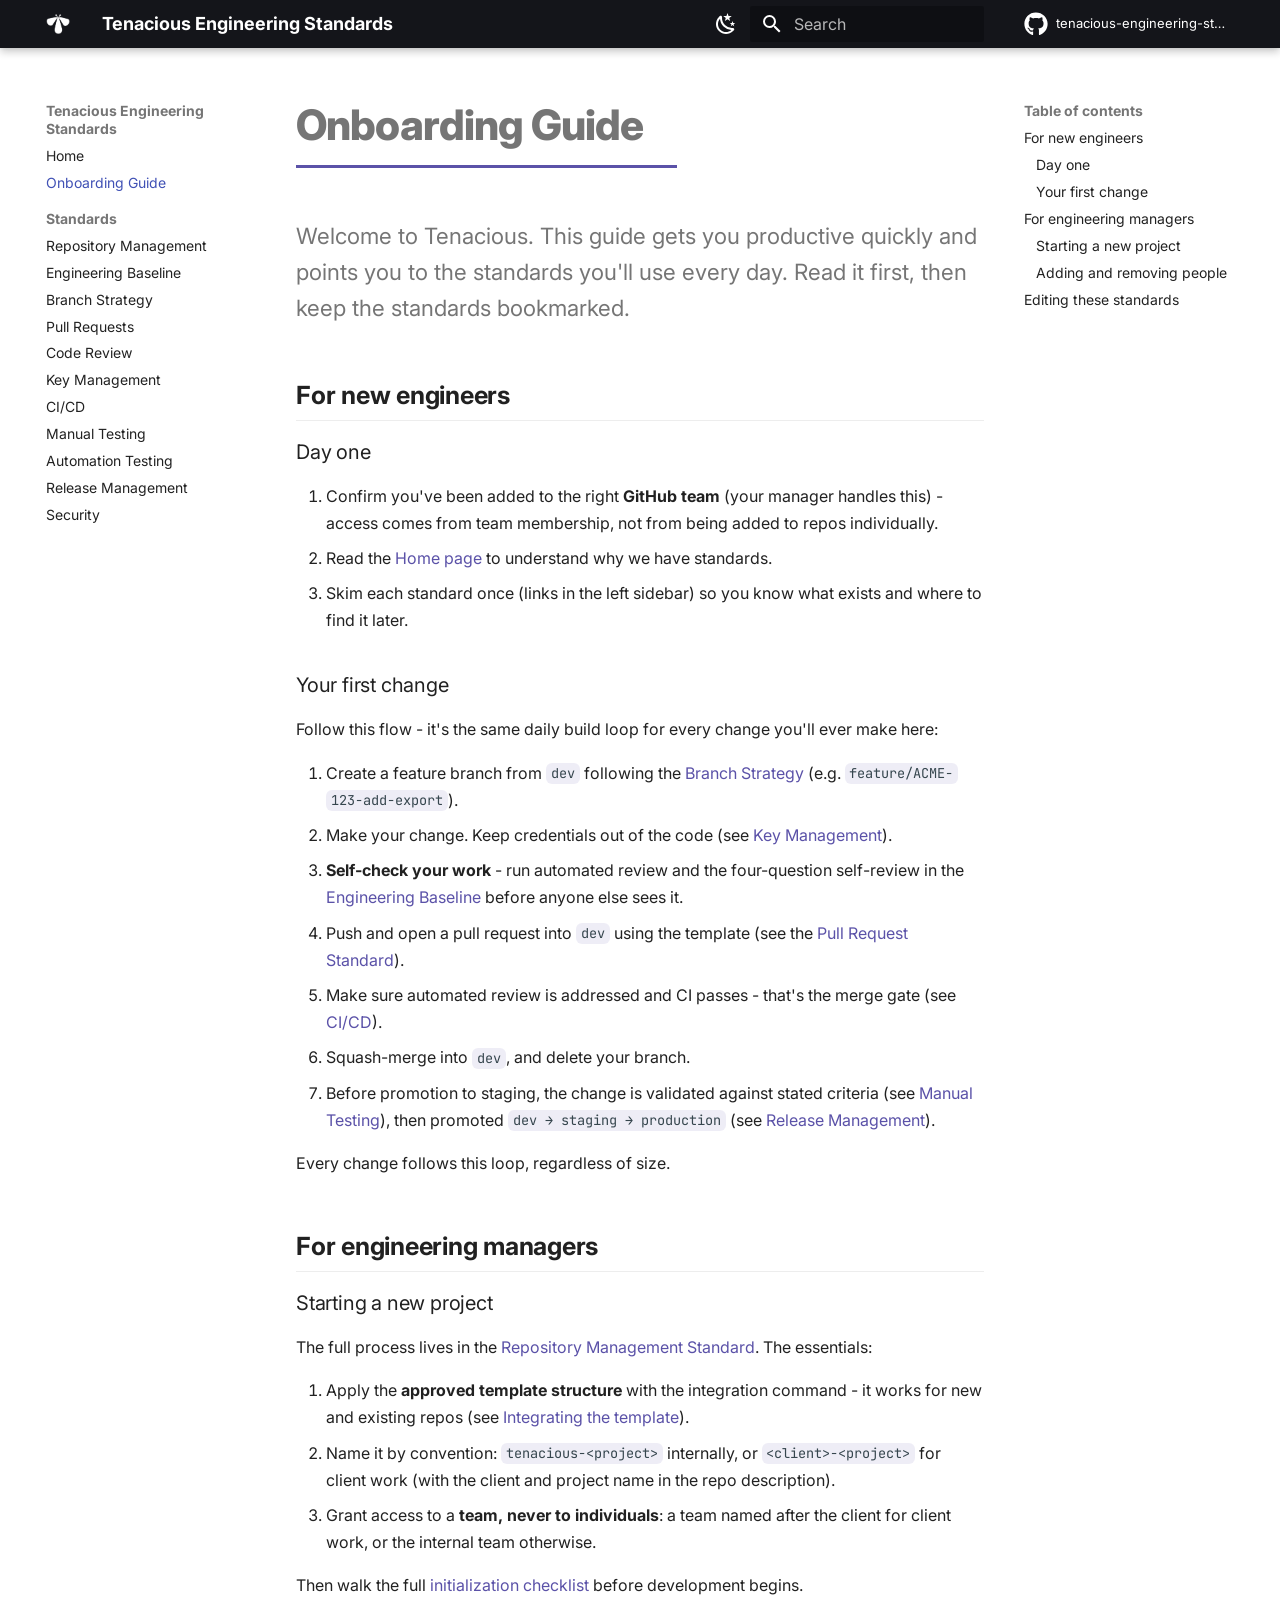
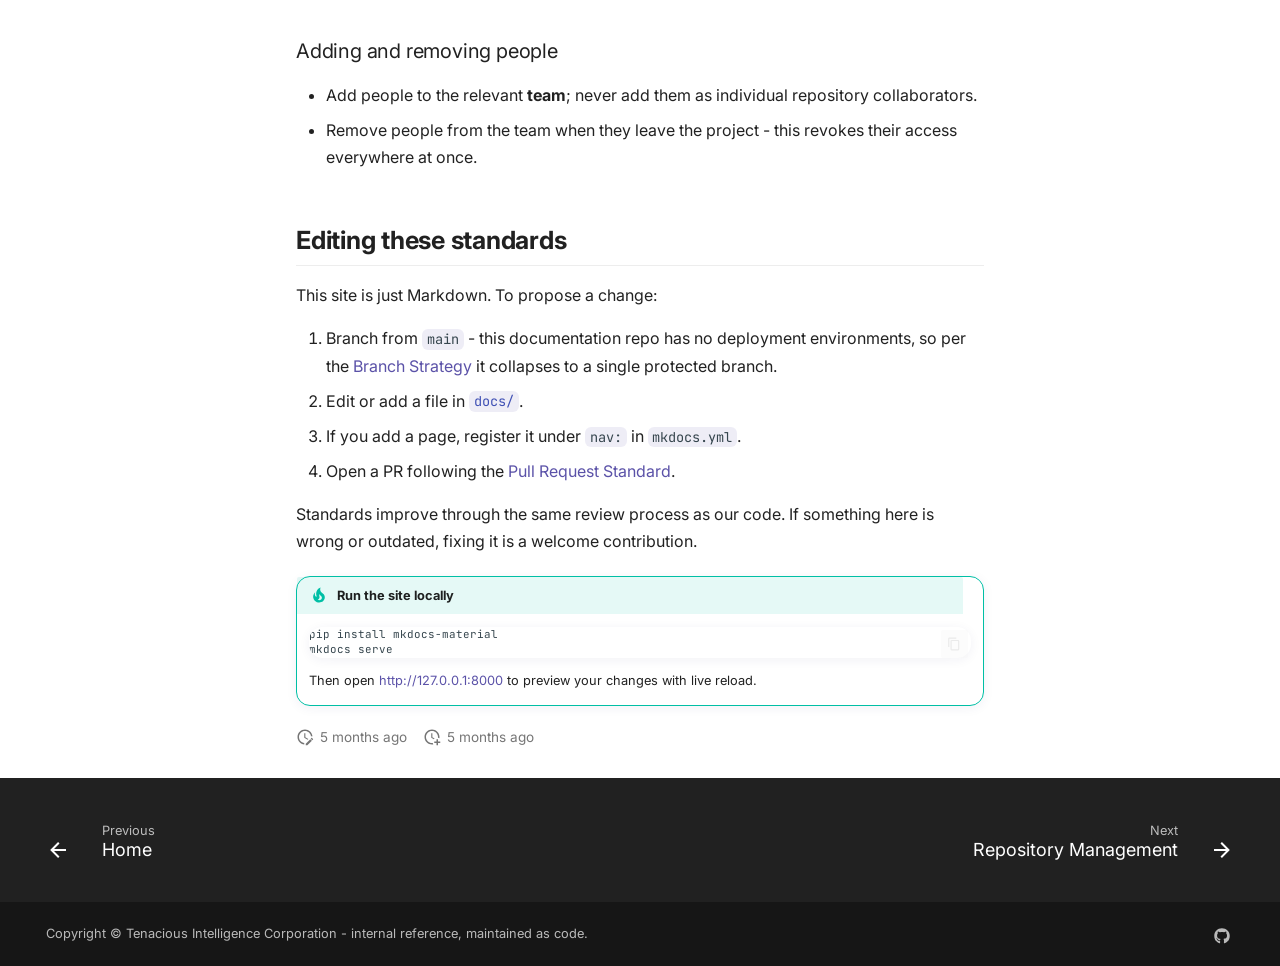
<file: onboarding-guide/index.html>
<!doctype html>
<html lang="en" class="no-js">
  <head>
    
      <meta charset="utf-8">
      <meta name="viewport" content="width=device-width,initial-scale=1">
      
        <meta name="description" content="The official reference for engineering standards at Tenacious.">
      
      
        <meta name="author" content="Tenacious Intelligence Corporation">
      
      
        <link rel="canonical" href="https://nuryenigusmekonen.github.io/tenacious-engineering-standards/onboarding-guide/">
      
      
        <link rel="prev" href="..">
      
      
        <link rel="next" href="../repository-management-standard/">
      
      
        
      
      
      <link rel="icon" href="../assets/favicon.png">
      <meta name="generator" content="mkdocs-1.6.1, mkdocs-material-9.7.6">
    
    
      
        <title>Onboarding Guide - Tenacious Engineering Standards</title>
      
    
    
      <link rel="stylesheet" href="../assets/stylesheets/main.484c7ddc.min.css">
      
        
        <link rel="stylesheet" href="../assets/stylesheets/palette.ab4e12ef.min.css">
      
      


    
    
      
    
    
      
        
        
        <link rel="preconnect" href="https://fonts.gstatic.com" crossorigin>
        <link rel="stylesheet" href="https://fonts.googleapis.com/css?family=Inter:300,300i,400,400i,700,700i%7CJetBrains+Mono:400,400i,700,700i&display=fallback">
        <style>:root{--md-text-font:"Inter";--md-code-font:"JetBrains Mono"}</style>
      
    
    
      <link rel="stylesheet" href="../css/timeago.css">
    
      <link rel="stylesheet" href="../assets/extra.css">
    
    <script>__md_scope=new URL("..",location),__md_hash=e=>[...e].reduce(((e,_)=>(e<<5)-e+_.charCodeAt(0)),0),__md_get=(e,_=localStorage,t=__md_scope)=>JSON.parse(_.getItem(t.pathname+"."+e)),__md_set=(e,_,t=localStorage,a=__md_scope)=>{try{t.setItem(a.pathname+"."+e,JSON.stringify(_))}catch(e){}}</script>
    
      

    
    
  </head>
  
  
    
    
      
    
    
    
    
    <body dir="ltr" data-md-color-scheme="default" data-md-color-primary="black" data-md-color-accent="deep-purple">
  
    
    <input class="md-toggle" data-md-toggle="drawer" type="checkbox" id="__drawer" autocomplete="off">
    <input class="md-toggle" data-md-toggle="search" type="checkbox" id="__search" autocomplete="off">
    <label class="md-overlay" for="__drawer"></label>
    <div data-md-component="skip">
      
        
        <a href="#onboarding-guide" class="md-skip">
          Skip to content
        </a>
      
    </div>
    <div data-md-component="announce">
      
    </div>
    
    
      

  

<header class="md-header md-header--shadow" data-md-component="header">
  <nav class="md-header__inner md-grid" aria-label="Header">
    <a href=".." title="Tenacious Engineering Standards" class="md-header__button md-logo" aria-label="Tenacious Engineering Standards" data-md-component="logo">
      
  <img src="../assets/mark-white.png" alt="logo">

    </a>
    <label class="md-header__button md-icon" for="__drawer">
      
      <svg xmlns="http://www.w3.org/2000/svg" viewBox="0 0 24 24"><path d="M3 6h18v2H3zm0 5h18v2H3zm0 5h18v2H3z"/></svg>
    </label>
    <div class="md-header__title" data-md-component="header-title">
      <div class="md-header__ellipsis">
        <div class="md-header__topic">
          <span class="md-ellipsis">
            Tenacious Engineering Standards
          </span>
        </div>
        <div class="md-header__topic" data-md-component="header-topic">
          <span class="md-ellipsis">
            
              Onboarding Guide
            
          </span>
        </div>
      </div>
    </div>
    
      
        <form class="md-header__option" data-md-component="palette">
  
    
    
    
    <input class="md-option" data-md-color-media="(prefers-color-scheme: light)" data-md-color-scheme="default" data-md-color-primary="black" data-md-color-accent="deep-purple"  aria-label="Switch to dark mode"  type="radio" name="__palette" id="__palette_0">
    
      <label class="md-header__button md-icon" title="Switch to dark mode" for="__palette_1" hidden>
        <svg xmlns="http://www.w3.org/2000/svg" viewBox="0 0 24 24"><path d="m17.75 4.09-2.53 1.94.91 3.06-2.63-1.81-2.63 1.81.91-3.06-2.53-1.94L12.44 4l1.06-3 1.06 3zm3.5 6.91-1.64 1.25.59 1.98-1.7-1.17-1.7 1.17.59-1.98L15.75 11l2.06-.05L18.5 9l.69 1.95zm-2.28 4.95c.83-.08 1.72 1.1 1.19 1.85-.32.45-.66.87-1.08 1.27C15.17 23 8.84 23 4.94 19.07c-3.91-3.9-3.91-10.24 0-14.14.4-.4.82-.76 1.27-1.08.75-.53 1.93.36 1.85 1.19-.27 2.86.69 5.83 2.89 8.02a9.96 9.96 0 0 0 8.02 2.89m-1.64 2.02a12.08 12.08 0 0 1-7.8-3.47c-2.17-2.19-3.33-5-3.49-7.82-2.81 3.14-2.7 7.96.31 10.98 3.02 3.01 7.84 3.12 10.98.31"/></svg>
      </label>
    
  
    
    
    
    <input class="md-option" data-md-color-media="(prefers-color-scheme: dark)" data-md-color-scheme="slate" data-md-color-primary="black" data-md-color-accent="deep-purple"  aria-label="Switch to light mode"  type="radio" name="__palette" id="__palette_1">
    
      <label class="md-header__button md-icon" title="Switch to light mode" for="__palette_0" hidden>
        <svg xmlns="http://www.w3.org/2000/svg" viewBox="0 0 24 24"><path d="M12 7a5 5 0 0 1 5 5 5 5 0 0 1-5 5 5 5 0 0 1-5-5 5 5 0 0 1 5-5m0 2a3 3 0 0 0-3 3 3 3 0 0 0 3 3 3 3 0 0 0 3-3 3 3 0 0 0-3-3m0-7 2.39 3.42C13.65 5.15 12.84 5 12 5s-1.65.15-2.39.42zM3.34 7l4.16-.35A7.2 7.2 0 0 0 5.94 8.5c-.44.74-.69 1.5-.83 2.29zm.02 10 1.76-3.77a7.131 7.131 0 0 0 2.38 4.14zM20.65 7l-1.77 3.79a7.02 7.02 0 0 0-2.38-4.15zm-.01 10-4.14.36c.59-.51 1.12-1.14 1.54-1.86.42-.73.69-1.5.83-2.29zM12 22l-2.41-3.44c.74.27 1.55.44 2.41.44.82 0 1.63-.17 2.37-.44z"/></svg>
      </label>
    
  
</form>
      
    
    
      <script>var palette=__md_get("__palette");if(palette&&palette.color){if("(prefers-color-scheme)"===palette.color.media){var media=matchMedia("(prefers-color-scheme: light)"),input=document.querySelector(media.matches?"[data-md-color-media='(prefers-color-scheme: light)']":"[data-md-color-media='(prefers-color-scheme: dark)']");palette.color.media=input.getAttribute("data-md-color-media"),palette.color.scheme=input.getAttribute("data-md-color-scheme"),palette.color.primary=input.getAttribute("data-md-color-primary"),palette.color.accent=input.getAttribute("data-md-color-accent")}for(var[key,value]of Object.entries(palette.color))document.body.setAttribute("data-md-color-"+key,value)}</script>
    
    
    
      
      
        <label class="md-header__button md-icon" for="__search">
          
          <svg xmlns="http://www.w3.org/2000/svg" viewBox="0 0 24 24"><path d="M9.5 3A6.5 6.5 0 0 1 16 9.5c0 1.61-.59 3.09-1.56 4.23l.27.27h.79l5 5-1.5 1.5-5-5v-.79l-.27-.27A6.52 6.52 0 0 1 9.5 16 6.5 6.5 0 0 1 3 9.5 6.5 6.5 0 0 1 9.5 3m0 2C7 5 5 7 5 9.5S7 14 9.5 14 14 12 14 9.5 12 5 9.5 5"/></svg>
        </label>
        <div class="md-search" data-md-component="search" role="dialog">
  <label class="md-search__overlay" for="__search"></label>
  <div class="md-search__inner" role="search">
    <form class="md-search__form" name="search">
      <input type="text" class="md-search__input" name="query" aria-label="Search" placeholder="Search" autocapitalize="off" autocorrect="off" autocomplete="off" spellcheck="false" data-md-component="search-query" required>
      <label class="md-search__icon md-icon" for="__search">
        
        <svg xmlns="http://www.w3.org/2000/svg" viewBox="0 0 24 24"><path d="M9.5 3A6.5 6.5 0 0 1 16 9.5c0 1.61-.59 3.09-1.56 4.23l.27.27h.79l5 5-1.5 1.5-5-5v-.79l-.27-.27A6.52 6.52 0 0 1 9.5 16 6.5 6.5 0 0 1 3 9.5 6.5 6.5 0 0 1 9.5 3m0 2C7 5 5 7 5 9.5S7 14 9.5 14 14 12 14 9.5 12 5 9.5 5"/></svg>
        
        <svg xmlns="http://www.w3.org/2000/svg" viewBox="0 0 24 24"><path d="M20 11v2H8l5.5 5.5-1.42 1.42L4.16 12l7.92-7.92L13.5 5.5 8 11z"/></svg>
      </label>
      <nav class="md-search__options" aria-label="Search">
        
          <a href="javascript:void(0)" class="md-search__icon md-icon" title="Share" aria-label="Share" data-clipboard data-clipboard-text="" data-md-component="search-share" tabindex="-1">
            
            <svg xmlns="http://www.w3.org/2000/svg" viewBox="0 0 24 24"><path d="M18 16.08c-.76 0-1.44.3-1.96.77L8.91 12.7c.05-.23.09-.46.09-.7s-.04-.47-.09-.7l7.05-4.11c.54.5 1.25.81 2.04.81a3 3 0 0 0 3-3 3 3 0 0 0-3-3 3 3 0 0 0-3 3c0 .24.04.47.09.7L8.04 9.81C7.5 9.31 6.79 9 6 9a3 3 0 0 0-3 3 3 3 0 0 0 3 3c.79 0 1.5-.31 2.04-.81l7.12 4.15c-.05.21-.08.43-.08.66 0 1.61 1.31 2.91 2.92 2.91s2.92-1.3 2.92-2.91A2.92 2.92 0 0 0 18 16.08"/></svg>
          </a>
        
        <button type="reset" class="md-search__icon md-icon" title="Clear" aria-label="Clear" tabindex="-1">
          
          <svg xmlns="http://www.w3.org/2000/svg" viewBox="0 0 24 24"><path d="M19 6.41 17.59 5 12 10.59 6.41 5 5 6.41 10.59 12 5 17.59 6.41 19 12 13.41 17.59 19 19 17.59 13.41 12z"/></svg>
        </button>
      </nav>
      
        <div class="md-search__suggest" data-md-component="search-suggest"></div>
      
    </form>
    <div class="md-search__output">
      <div class="md-search__scrollwrap" tabindex="0" data-md-scrollfix>
        <div class="md-search-result" data-md-component="search-result">
          <div class="md-search-result__meta">
            Initializing search
          </div>
          <ol class="md-search-result__list" role="presentation"></ol>
        </div>
      </div>
    </div>
  </div>
</div>
      
    
    
      <div class="md-header__source">
        <a href="https://github.com/NuryeNigusMekonen/tenacious-engineering-standards" title="Go to repository" class="md-source" data-md-component="source">
  <div class="md-source__icon md-icon">
    
    <svg xmlns="http://www.w3.org/2000/svg" viewBox="0 0 512 512"><!--! Font Awesome Free 7.1.0 by @fontawesome - https://fontawesome.com License - https://fontawesome.com/license/free (Icons: CC BY 4.0, Fonts: SIL OFL 1.1, Code: MIT License) Copyright 2025 Fonticons, Inc.--><path d="M173.9 397.4c0 2-2.3 3.6-5.2 3.6-3.3.3-5.6-1.3-5.6-3.6 0-2 2.3-3.6 5.2-3.6 3-.3 5.6 1.3 5.6 3.6m-31.1-4.5c-.7 2 1.3 4.3 4.3 4.9 2.6 1 5.6 0 6.2-2s-1.3-4.3-4.3-5.2c-2.6-.7-5.5.3-6.2 2.3m44.2-1.7c-2.9.7-4.9 2.6-4.6 4.9.3 2 2.9 3.3 5.9 2.6 2.9-.7 4.9-2.6 4.6-4.6-.3-1.9-3-3.2-5.9-2.9M252.8 8C114.1 8 8 113.3 8 252c0 110.9 69.8 205.8 169.5 239.2 12.8 2.3 17.3-5.6 17.3-12.1 0-6.2-.3-40.4-.3-61.4 0 0-70 15-84.7-29.8 0 0-11.4-29.1-27.8-36.6 0 0-22.9-15.7 1.6-15.4 0 0 24.9 2 38.6 25.8 21.9 38.6 58.6 27.5 72.9 20.9 2.3-16 8.8-27.1 16-33.7-55.9-6.2-112.3-14.3-112.3-110.5 0-27.5 7.6-41.3 23.6-58.9-2.6-6.5-11.1-33.3 2.6-67.9 20.9-6.5 69 27 69 27 20-5.6 41.5-8.5 62.8-8.5s42.8 2.9 62.8 8.5c0 0 48.1-33.6 69-27 13.7 34.7 5.2 61.4 2.6 67.9 16 17.7 25.8 31.5 25.8 58.9 0 96.5-58.9 104.2-114.8 110.5 9.2 7.9 17 22.9 17 46.4 0 33.7-.3 75.4-.3 83.6 0 6.5 4.6 14.4 17.3 12.1C436.2 457.8 504 362.9 504 252 504 113.3 391.5 8 252.8 8M105.2 352.9c-1.3 1-1 3.3.7 5.2 1.6 1.6 3.9 2.3 5.2 1 1.3-1 1-3.3-.7-5.2-1.6-1.6-3.9-2.3-5.2-1m-10.8-8.1c-.7 1.3.3 2.9 2.3 3.9 1.6 1 3.6.7 4.3-.7.7-1.3-.3-2.9-2.3-3.9-2-.6-3.6-.3-4.3.7m32.4 35.6c-1.6 1.3-1 4.3 1.3 6.2 2.3 2.3 5.2 2.6 6.5 1 1.3-1.3.7-4.3-1.3-6.2-2.2-2.3-5.2-2.6-6.5-1m-11.4-14.7c-1.6 1-1.6 3.6 0 5.9s4.3 3.3 5.6 2.3c1.6-1.3 1.6-3.9 0-6.2-1.4-2.3-4-3.3-5.6-2"/></svg>
  </div>
  <div class="md-source__repository">
    tenacious-engineering-standards
  </div>
</a>
      </div>
    
  </nav>
  
</header>
    
    <div class="md-container" data-md-component="container">
      
      
        
          
        
      
      <main class="md-main" data-md-component="main">
        <div class="md-main__inner md-grid">
          
            
              
              <div class="md-sidebar md-sidebar--primary" data-md-component="sidebar" data-md-type="navigation" >
                <div class="md-sidebar__scrollwrap">
                  <div class="md-sidebar__inner">
                    



<nav class="md-nav md-nav--primary" aria-label="Navigation" data-md-level="0">
  <label class="md-nav__title" for="__drawer">
    <a href=".." title="Tenacious Engineering Standards" class="md-nav__button md-logo" aria-label="Tenacious Engineering Standards" data-md-component="logo">
      
  <img src="../assets/mark-white.png" alt="logo">

    </a>
    Tenacious Engineering Standards
  </label>
  
    <div class="md-nav__source">
      <a href="https://github.com/NuryeNigusMekonen/tenacious-engineering-standards" title="Go to repository" class="md-source" data-md-component="source">
  <div class="md-source__icon md-icon">
    
    <svg xmlns="http://www.w3.org/2000/svg" viewBox="0 0 512 512"><!--! Font Awesome Free 7.1.0 by @fontawesome - https://fontawesome.com License - https://fontawesome.com/license/free (Icons: CC BY 4.0, Fonts: SIL OFL 1.1, Code: MIT License) Copyright 2025 Fonticons, Inc.--><path d="M173.9 397.4c0 2-2.3 3.6-5.2 3.6-3.3.3-5.6-1.3-5.6-3.6 0-2 2.3-3.6 5.2-3.6 3-.3 5.6 1.3 5.6 3.6m-31.1-4.5c-.7 2 1.3 4.3 4.3 4.9 2.6 1 5.6 0 6.2-2s-1.3-4.3-4.3-5.2c-2.6-.7-5.5.3-6.2 2.3m44.2-1.7c-2.9.7-4.9 2.6-4.6 4.9.3 2 2.9 3.3 5.9 2.6 2.9-.7 4.9-2.6 4.6-4.6-.3-1.9-3-3.2-5.9-2.9M252.8 8C114.1 8 8 113.3 8 252c0 110.9 69.8 205.8 169.5 239.2 12.8 2.3 17.3-5.6 17.3-12.1 0-6.2-.3-40.4-.3-61.4 0 0-70 15-84.7-29.8 0 0-11.4-29.1-27.8-36.6 0 0-22.9-15.7 1.6-15.4 0 0 24.9 2 38.6 25.8 21.9 38.6 58.6 27.5 72.9 20.9 2.3-16 8.8-27.1 16-33.7-55.9-6.2-112.3-14.3-112.3-110.5 0-27.5 7.6-41.3 23.6-58.9-2.6-6.5-11.1-33.3 2.6-67.9 20.9-6.5 69 27 69 27 20-5.6 41.5-8.5 62.8-8.5s42.8 2.9 62.8 8.5c0 0 48.1-33.6 69-27 13.7 34.7 5.2 61.4 2.6 67.9 16 17.7 25.8 31.5 25.8 58.9 0 96.5-58.9 104.2-114.8 110.5 9.2 7.9 17 22.9 17 46.4 0 33.7-.3 75.4-.3 83.6 0 6.5 4.6 14.4 17.3 12.1C436.2 457.8 504 362.9 504 252 504 113.3 391.5 8 252.8 8M105.2 352.9c-1.3 1-1 3.3.7 5.2 1.6 1.6 3.9 2.3 5.2 1 1.3-1 1-3.3-.7-5.2-1.6-1.6-3.9-2.3-5.2-1m-10.8-8.1c-.7 1.3.3 2.9 2.3 3.9 1.6 1 3.6.7 4.3-.7.7-1.3-.3-2.9-2.3-3.9-2-.6-3.6-.3-4.3.7m32.4 35.6c-1.6 1.3-1 4.3 1.3 6.2 2.3 2.3 5.2 2.6 6.5 1 1.3-1.3.7-4.3-1.3-6.2-2.2-2.3-5.2-2.6-6.5-1m-11.4-14.7c-1.6 1-1.6 3.6 0 5.9s4.3 3.3 5.6 2.3c1.6-1.3 1.6-3.9 0-6.2-1.4-2.3-4-3.3-5.6-2"/></svg>
  </div>
  <div class="md-source__repository">
    tenacious-engineering-standards
  </div>
</a>
    </div>
  
  <ul class="md-nav__list" data-md-scrollfix>
    
      
      
  
  
  
  
    <li class="md-nav__item">
      <a href=".." class="md-nav__link">
        
  
  
  <span class="md-ellipsis">
    
  
    Home
  

    
  </span>
  
  

      </a>
    </li>
  

    
      
      
  
  
    
  
  
  
    <li class="md-nav__item md-nav__item--active">
      
      <input class="md-nav__toggle md-toggle" type="checkbox" id="__toc">
      
      
        
      
      
        <label class="md-nav__link md-nav__link--active" for="__toc">
          
  
  
  <span class="md-ellipsis">
    
  
    Onboarding Guide
  

    
  </span>
  
  

          <span class="md-nav__icon md-icon"></span>
        </label>
      
      <a href="./" class="md-nav__link md-nav__link--active">
        
  
  
  <span class="md-ellipsis">
    
  
    Onboarding Guide
  

    
  </span>
  
  

      </a>
      
        

<nav class="md-nav md-nav--secondary" aria-label="Table of contents">
  
  
  
    
  
  
    <label class="md-nav__title" for="__toc">
      <span class="md-nav__icon md-icon"></span>
      Table of contents
    </label>
    <ul class="md-nav__list" data-md-component="toc" data-md-scrollfix>
      
        <li class="md-nav__item">
  <a href="#for-new-engineers" class="md-nav__link">
    <span class="md-ellipsis">
      
        For new engineers
      
    </span>
  </a>
  
    <nav class="md-nav" aria-label="For new engineers">
      <ul class="md-nav__list">
        
          <li class="md-nav__item">
  <a href="#day-one" class="md-nav__link">
    <span class="md-ellipsis">
      
        Day one
      
    </span>
  </a>
  
</li>
        
          <li class="md-nav__item">
  <a href="#your-first-change" class="md-nav__link">
    <span class="md-ellipsis">
      
        Your first change
      
    </span>
  </a>
  
</li>
        
      </ul>
    </nav>
  
</li>
      
        <li class="md-nav__item">
  <a href="#for-engineering-managers" class="md-nav__link">
    <span class="md-ellipsis">
      
        For engineering managers
      
    </span>
  </a>
  
    <nav class="md-nav" aria-label="For engineering managers">
      <ul class="md-nav__list">
        
          <li class="md-nav__item">
  <a href="#starting-a-new-project" class="md-nav__link">
    <span class="md-ellipsis">
      
        Starting a new project
      
    </span>
  </a>
  
</li>
        
          <li class="md-nav__item">
  <a href="#adding-and-removing-people" class="md-nav__link">
    <span class="md-ellipsis">
      
        Adding and removing people
      
    </span>
  </a>
  
</li>
        
      </ul>
    </nav>
  
</li>
      
        <li class="md-nav__item">
  <a href="#editing-these-standards" class="md-nav__link">
    <span class="md-ellipsis">
      
        Editing these standards
      
    </span>
  </a>
  
</li>
      
    </ul>
  
</nav>
      
    </li>
  

    
      
      
  
  
  
  
    
    
      
        
      
        
      
        
      
        
      
        
      
        
      
        
      
        
      
        
      
        
      
        
      
    
    
    
      
        
        
      
    
    
    <li class="md-nav__item md-nav__item--section md-nav__item--nested">
      
        
        
        <input class="md-nav__toggle md-toggle " type="checkbox" id="__nav_3" >
        
          
          <label class="md-nav__link" for="__nav_3" id="__nav_3_label" tabindex="">
            
  
  
  <span class="md-ellipsis">
    
  
    Standards
  

    
  </span>
  
  

            <span class="md-nav__icon md-icon"></span>
          </label>
        
        <nav class="md-nav" data-md-level="1" aria-labelledby="__nav_3_label" aria-expanded="false">
          <label class="md-nav__title" for="__nav_3">
            <span class="md-nav__icon md-icon"></span>
            
  
    Standards
  

          </label>
          <ul class="md-nav__list" data-md-scrollfix>
            
              
                
  
  
  
  
    <li class="md-nav__item">
      <a href="../repository-management-standard/" class="md-nav__link">
        
  
  
  <span class="md-ellipsis">
    
  
    Repository Management
  

    
  </span>
  
  

      </a>
    </li>
  

              
            
              
                
  
  
  
  
    <li class="md-nav__item">
      <a href="../engineering-baseline-standard/" class="md-nav__link">
        
  
  
  <span class="md-ellipsis">
    
  
    Engineering Baseline
  

    
  </span>
  
  

      </a>
    </li>
  

              
            
              
                
  
  
  
  
    <li class="md-nav__item">
      <a href="../branching-standard/" class="md-nav__link">
        
  
  
  <span class="md-ellipsis">
    
  
    Branch Strategy
  

    
  </span>
  
  

      </a>
    </li>
  

              
            
              
                
  
  
  
  
    <li class="md-nav__item">
      <a href="../pull-request-standard/" class="md-nav__link">
        
  
  
  <span class="md-ellipsis">
    
  
    Pull Requests
  

    
  </span>
  
  

      </a>
    </li>
  

              
            
              
                
  
  
  
  
    <li class="md-nav__item">
      <a href="../code-review-standard/" class="md-nav__link">
        
  
  
  <span class="md-ellipsis">
    
  
    Code Review
  

    
  </span>
  
  

      </a>
    </li>
  

              
            
              
                
  
  
  
  
    <li class="md-nav__item">
      <a href="../secrets-management-standard/" class="md-nav__link">
        
  
  
  <span class="md-ellipsis">
    
  
    Key Management
  

    
  </span>
  
  

      </a>
    </li>
  

              
            
              
                
  
  
  
  
    <li class="md-nav__item">
      <a href="../ci-cd-standard/" class="md-nav__link">
        
  
  
  <span class="md-ellipsis">
    
  
    CI/CD
  

    
  </span>
  
  

      </a>
    </li>
  

              
            
              
                
  
  
  
  
    <li class="md-nav__item">
      <a href="../manual-testing-standard/" class="md-nav__link">
        
  
  
  <span class="md-ellipsis">
    
  
    Manual Testing
  

    
  </span>
  
  

      </a>
    </li>
  

              
            
              
                
  
  
  
  
    <li class="md-nav__item">
      <a href="../automation-testing-standard/" class="md-nav__link">
        
  
  
  <span class="md-ellipsis">
    
  
    Automation Testing
  

    
  </span>
  
  

      </a>
    </li>
  

              
            
              
                
  
  
  
  
    <li class="md-nav__item">
      <a href="../release-management-standard/" class="md-nav__link">
        
  
  
  <span class="md-ellipsis">
    
  
    Release Management
  

    
  </span>
  
  

      </a>
    </li>
  

              
            
              
                
  
  
  
  
    <li class="md-nav__item">
      <a href="../security-standard/" class="md-nav__link">
        
  
  
  <span class="md-ellipsis">
    
  
    Security
  

    
  </span>
  
  

      </a>
    </li>
  

              
            
          </ul>
        </nav>
      
    </li>
  

    
  </ul>
</nav>
                  </div>
                </div>
              </div>
            
            
              
              <div class="md-sidebar md-sidebar--secondary" data-md-component="sidebar" data-md-type="toc" >
                <div class="md-sidebar__scrollwrap">
                  <div class="md-sidebar__inner">
                    

<nav class="md-nav md-nav--secondary" aria-label="Table of contents">
  
  
  
    
  
  
    <label class="md-nav__title" for="__toc">
      <span class="md-nav__icon md-icon"></span>
      Table of contents
    </label>
    <ul class="md-nav__list" data-md-component="toc" data-md-scrollfix>
      
        <li class="md-nav__item">
  <a href="#for-new-engineers" class="md-nav__link">
    <span class="md-ellipsis">
      
        For new engineers
      
    </span>
  </a>
  
    <nav class="md-nav" aria-label="For new engineers">
      <ul class="md-nav__list">
        
          <li class="md-nav__item">
  <a href="#day-one" class="md-nav__link">
    <span class="md-ellipsis">
      
        Day one
      
    </span>
  </a>
  
</li>
        
          <li class="md-nav__item">
  <a href="#your-first-change" class="md-nav__link">
    <span class="md-ellipsis">
      
        Your first change
      
    </span>
  </a>
  
</li>
        
      </ul>
    </nav>
  
</li>
      
        <li class="md-nav__item">
  <a href="#for-engineering-managers" class="md-nav__link">
    <span class="md-ellipsis">
      
        For engineering managers
      
    </span>
  </a>
  
    <nav class="md-nav" aria-label="For engineering managers">
      <ul class="md-nav__list">
        
          <li class="md-nav__item">
  <a href="#starting-a-new-project" class="md-nav__link">
    <span class="md-ellipsis">
      
        Starting a new project
      
    </span>
  </a>
  
</li>
        
          <li class="md-nav__item">
  <a href="#adding-and-removing-people" class="md-nav__link">
    <span class="md-ellipsis">
      
        Adding and removing people
      
    </span>
  </a>
  
</li>
        
      </ul>
    </nav>
  
</li>
      
        <li class="md-nav__item">
  <a href="#editing-these-standards" class="md-nav__link">
    <span class="md-ellipsis">
      
        Editing these standards
      
    </span>
  </a>
  
</li>
      
    </ul>
  
</nav>
                  </div>
                </div>
              </div>
            
          
          
            <div class="md-content" data-md-component="content">
              
              <article class="md-content__inner md-typeset">
                
                  



<h1 id="onboarding-guide">Onboarding Guide<a class="headerlink" href="#onboarding-guide" title="Permanent link">&para;</a></h1>
<p>Welcome to Tenacious. This guide gets you productive quickly and points you to the standards you'll
use every day. Read it first, then keep the standards bookmarked.</p>
<h2 id="for-new-engineers">For new engineers<a class="headerlink" href="#for-new-engineers" title="Permanent link">&para;</a></h2>
<h3 id="day-one">Day one<a class="headerlink" href="#day-one" title="Permanent link">&para;</a></h3>
<ol>
<li>Confirm you've been added to the right <strong>GitHub team</strong> (your manager handles this) - access comes from
   team membership, not from being added to repos individually.</li>
<li>Read the <a href="../">Home page</a> to understand why we have standards.</li>
<li>Skim each standard once (links in the left sidebar) so you know what exists and where to find it later.</li>
</ol>
<h3 id="your-first-change">Your first change<a class="headerlink" href="#your-first-change" title="Permanent link">&para;</a></h3>
<p>Follow this flow - it's the same daily build loop for every change you'll ever make here:</p>
<ol>
<li>Create a feature branch from <code>dev</code> following the <a href="../branching-standard/">Branch Strategy</a>
   (e.g. <code>feature/ACME-123-add-export</code>).</li>
<li>Make your change. Keep credentials out of the code (see <a href="../secrets-management-standard/">Key Management</a>).</li>
<li><strong>Self-check your work</strong> - run automated review and the four-question self-review in the
   <a href="../engineering-baseline-standard/">Engineering Baseline</a> before anyone else sees it.</li>
<li>Push and open a pull request into <code>dev</code> using the template (see the <a href="../pull-request-standard/">Pull Request Standard</a>).</li>
<li>Make sure automated review is addressed and CI passes - that's the merge gate (see <a href="../ci-cd-standard/">CI/CD</a>).</li>
<li>Squash-merge into <code>dev</code>, and delete your branch.</li>
<li>Before promotion to staging, the change is validated against stated criteria (see <a href="../manual-testing-standard/">Manual Testing</a>),
   then promoted <code>dev → staging → production</code> (see <a href="../release-management-standard/">Release Management</a>).</li>
</ol>
<p>Every change follows this loop, regardless of size.</p>
<h2 id="for-engineering-managers">For engineering managers<a class="headerlink" href="#for-engineering-managers" title="Permanent link">&para;</a></h2>
<h3 id="starting-a-new-project">Starting a new project<a class="headerlink" href="#starting-a-new-project" title="Permanent link">&para;</a></h3>
<p>The full process lives in the <a href="../repository-management-standard/">Repository Management Standard</a>. The essentials:</p>
<ol>
<li>Apply the <strong>approved template structure</strong> with the integration command - it works for new and
   existing repos (see <a href="../repository-management-standard/#integrating-the-template">Integrating the template</a>).</li>
<li>Name it by convention: <code>tenacious-&lt;project&gt;</code> internally, or <code>&lt;client&gt;-&lt;project&gt;</code> for client work
   (with the client and project name in the repo description).</li>
<li>Grant access to a <strong>team, never to individuals</strong>: a team named after the client for client work, or
   the internal team otherwise.</li>
</ol>
<p>Then walk the full <a href="../repository-management-standard/#5-project-initialization-checklist">initialization checklist</a>
before development begins.</p>
<h3 id="adding-and-removing-people">Adding and removing people<a class="headerlink" href="#adding-and-removing-people" title="Permanent link">&para;</a></h3>
<ul>
<li>Add people to the relevant <strong>team</strong>; never add them as individual repository collaborators.</li>
<li>Remove people from the team when they leave the project - this revokes their access everywhere at once.</li>
</ul>
<h2 id="editing-these-standards">Editing these standards<a class="headerlink" href="#editing-these-standards" title="Permanent link">&para;</a></h2>
<p>This site is just Markdown. To propose a change:</p>
<ol>
<li>Branch from <code>main</code> - this documentation repo has no deployment environments, so per the
   <a href="../branching-standard/">Branch Strategy</a> it collapses to a single protected branch.</li>
<li>Edit or add a file in <a href="https://github.com/NuryeNigusMekonen/tenacious-engineering-standards/tree/main/docs"><code>docs/</code></a>.</li>
<li>If you add a page, register it under <code>nav:</code> in <code>mkdocs.yml</code>.</li>
<li>Open a PR following the <a href="../pull-request-standard/">Pull Request Standard</a>.</li>
</ol>
<p>Standards improve through the same review process as our code. If something here is wrong or outdated,
fixing it is a welcome contribution.</p>
<div class="admonition tip">
<p class="admonition-title">Run the site locally</p>
<p><div class="highlight"><pre><span></span><code><a id="__codelineno-0-1" name="__codelineno-0-1" href="#__codelineno-0-1"></a>pip<span class="w"> </span>install<span class="w"> </span>mkdocs-material
<a id="__codelineno-0-2" name="__codelineno-0-2" href="#__codelineno-0-2"></a>mkdocs<span class="w"> </span>serve
</code></pre></div>
Then open <a href="http://127.0.0.1:8000">http://127.0.0.1:8000</a> to preview your changes with live reload.</p>
</div>







  
    
  
  
    
  


  <aside class="md-source-file">
    
      
  <span class="md-source-file__fact">
    <span class="md-icon" title="Last update">
      <svg xmlns="http://www.w3.org/2000/svg" viewBox="0 0 24 24"><path d="M21 13.1c-.1 0-.3.1-.4.2l-1 1 2.1 2.1 1-1c.2-.2.2-.6 0-.8l-1.3-1.3c-.1-.1-.2-.2-.4-.2m-1.9 1.8-6.1 6V23h2.1l6.1-6.1zM12.5 7v5.2l4 2.4-1 1L11 13V7zM11 21.9c-5.1-.5-9-4.8-9-9.9C2 6.5 6.5 2 12 2c5.3 0 9.6 4.1 10 9.3-.3-.1-.6-.2-1-.2s-.7.1-1 .2C19.6 7.2 16.2 4 12 4c-4.4 0-8 3.6-8 8 0 4.1 3.1 7.5 7.1 7.9l-.1.2z"/></svg>
    </span>
    <span class="git-revision-date-localized-plugin git-revision-date-localized-plugin-timeago" title="July 2, 2026 10:05:30 UTC"><span class="timeago" datetime="2026-07-02T10:05:30+00:00" locale="en"></span></span><span class="git-revision-date-localized-plugin git-revision-date-localized-plugin-iso_date" title="July 2, 2026 10:05:30 UTC">2026-07-02</span>
  </span>

    
    
      
  <span class="md-source-file__fact">
    <span class="md-icon" title="Created">
      <svg xmlns="http://www.w3.org/2000/svg" viewBox="0 0 24 24"><path d="M14.47 15.08 11 13V7h1.5v5.25l3.08 1.83c-.41.28-.79.62-1.11 1m-1.39 4.84c-.36.05-.71.08-1.08.08-4.42 0-8-3.58-8-8s3.58-8 8-8 8 3.58 8 8c0 .37-.03.72-.08 1.08.69.1 1.33.32 1.92.64.1-.56.16-1.13.16-1.72 0-5.5-4.5-10-10-10S2 6.5 2 12s4.47 10 10 10c.59 0 1.16-.06 1.72-.16-.32-.59-.54-1.23-.64-1.92M18 15v3h-3v2h3v3h2v-3h3v-2h-3v-3z"/></svg>
    </span>
    <span class="git-revision-date-localized-plugin git-revision-date-localized-plugin-timeago" title="June 26, 2026 12:14:37 UTC"><span class="timeago" datetime="2026-06-26T12:14:37+00:00" locale="en"></span></span><span class="git-revision-date-localized-plugin git-revision-date-localized-plugin-iso_date" title="June 26, 2026 12:14:37 UTC">2026-06-26</span>
  </span>

    
    
    
  </aside>





                
              </article>
            </div>
          
          
<script>var target=document.getElementById(location.hash.slice(1));target&&target.name&&(target.checked=target.name.startsWith("__tabbed_"))</script>
        </div>
        
          <button type="button" class="md-top md-icon" data-md-component="top" hidden>
  
  <svg xmlns="http://www.w3.org/2000/svg" viewBox="0 0 24 24"><path d="M13 20h-2V8l-5.5 5.5-1.42-1.42L12 4.16l7.92 7.92-1.42 1.42L13 8z"/></svg>
  Back to top
</button>
        
      </main>
      
        <footer class="md-footer">
  
    
      
      <nav class="md-footer__inner md-grid" aria-label="Footer" >
        
          
          <a href=".." class="md-footer__link md-footer__link--prev" aria-label="Previous: Home">
            <div class="md-footer__button md-icon">
              
              <svg xmlns="http://www.w3.org/2000/svg" viewBox="0 0 24 24"><path d="M20 11v2H8l5.5 5.5-1.42 1.42L4.16 12l7.92-7.92L13.5 5.5 8 11z"/></svg>
            </div>
            <div class="md-footer__title">
              <span class="md-footer__direction">
                Previous
              </span>
              <div class="md-ellipsis">
                Home
              </div>
            </div>
          </a>
        
        
          
          <a href="../repository-management-standard/" class="md-footer__link md-footer__link--next" aria-label="Next: Repository Management">
            <div class="md-footer__title">
              <span class="md-footer__direction">
                Next
              </span>
              <div class="md-ellipsis">
                Repository Management
              </div>
            </div>
            <div class="md-footer__button md-icon">
              
              <svg xmlns="http://www.w3.org/2000/svg" viewBox="0 0 24 24"><path d="M4 11v2h12l-5.5 5.5 1.42 1.42L19.84 12l-7.92-7.92L10.5 5.5 16 11z"/></svg>
            </div>
          </a>
        
      </nav>
    
  
  <div class="md-footer-meta md-typeset">
    <div class="md-footer-meta__inner md-grid">
      <div class="md-copyright">
  
    <div class="md-copyright__highlight">
      Copyright &copy; Tenacious Intelligence Corporation - internal reference, maintained as code.

    </div>
  
  
</div>
      
        
<div class="md-social">
  
    
    
    
    
    <a href="https://github.com/NuryeNigusMekonen/tenacious-engineering-standards" target="_blank" rel="noopener" title="Tenacious on GitHub" class="md-social__link">
      <svg xmlns="http://www.w3.org/2000/svg" viewBox="0 0 512 512"><!--! Font Awesome Free 7.1.0 by @fontawesome - https://fontawesome.com License - https://fontawesome.com/license/free (Icons: CC BY 4.0, Fonts: SIL OFL 1.1, Code: MIT License) Copyright 2025 Fonticons, Inc.--><path d="M173.9 397.4c0 2-2.3 3.6-5.2 3.6-3.3.3-5.6-1.3-5.6-3.6 0-2 2.3-3.6 5.2-3.6 3-.3 5.6 1.3 5.6 3.6m-31.1-4.5c-.7 2 1.3 4.3 4.3 4.9 2.6 1 5.6 0 6.2-2s-1.3-4.3-4.3-5.2c-2.6-.7-5.5.3-6.2 2.3m44.2-1.7c-2.9.7-4.9 2.6-4.6 4.9.3 2 2.9 3.3 5.9 2.6 2.9-.7 4.9-2.6 4.6-4.6-.3-1.9-3-3.2-5.9-2.9M252.8 8C114.1 8 8 113.3 8 252c0 110.9 69.8 205.8 169.5 239.2 12.8 2.3 17.3-5.6 17.3-12.1 0-6.2-.3-40.4-.3-61.4 0 0-70 15-84.7-29.8 0 0-11.4-29.1-27.8-36.6 0 0-22.9-15.7 1.6-15.4 0 0 24.9 2 38.6 25.8 21.9 38.6 58.6 27.5 72.9 20.9 2.3-16 8.8-27.1 16-33.7-55.9-6.2-112.3-14.3-112.3-110.5 0-27.5 7.6-41.3 23.6-58.9-2.6-6.5-11.1-33.3 2.6-67.9 20.9-6.5 69 27 69 27 20-5.6 41.5-8.5 62.8-8.5s42.8 2.9 62.8 8.5c0 0 48.1-33.6 69-27 13.7 34.7 5.2 61.4 2.6 67.9 16 17.7 25.8 31.5 25.8 58.9 0 96.5-58.9 104.2-114.8 110.5 9.2 7.9 17 22.9 17 46.4 0 33.7-.3 75.4-.3 83.6 0 6.5 4.6 14.4 17.3 12.1C436.2 457.8 504 362.9 504 252 504 113.3 391.5 8 252.8 8M105.2 352.9c-1.3 1-1 3.3.7 5.2 1.6 1.6 3.9 2.3 5.2 1 1.3-1 1-3.3-.7-5.2-1.6-1.6-3.9-2.3-5.2-1m-10.8-8.1c-.7 1.3.3 2.9 2.3 3.9 1.6 1 3.6.7 4.3-.7.7-1.3-.3-2.9-2.3-3.9-2-.6-3.6-.3-4.3.7m32.4 35.6c-1.6 1.3-1 4.3 1.3 6.2 2.3 2.3 5.2 2.6 6.5 1 1.3-1.3.7-4.3-1.3-6.2-2.2-2.3-5.2-2.6-6.5-1m-11.4-14.7c-1.6 1-1.6 3.6 0 5.9s4.3 3.3 5.6 2.3c1.6-1.3 1.6-3.9 0-6.2-1.4-2.3-4-3.3-5.6-2"/></svg>
    </a>
  
</div>
      
    </div>
  </div>
</footer>
      
    </div>
    <div class="md-dialog" data-md-component="dialog">
      <div class="md-dialog__inner md-typeset"></div>
    </div>
    
      <div class="md-progress" data-md-component="progress" role="progressbar"></div>
    
    
    
      
      
      <script id="__config" type="application/json">{"annotate": null, "base": "..", "features": ["navigation.instant", "navigation.instant.progress", "navigation.tracking", "navigation.sections", "navigation.top", "navigation.footer", "navigation.indexes", "search.suggest", "search.highlight", "search.share", "content.code.copy", "content.tooltips", "toc.follow"], "search": "../assets/javascripts/workers/search.2c215733.min.js", "tags": null, "translations": {"clipboard.copied": "Copied to clipboard", "clipboard.copy": "Copy to clipboard", "search.result.more.one": "1 more on this page", "search.result.more.other": "# more on this page", "search.result.none": "No matching documents", "search.result.one": "1 matching document", "search.result.other": "# matching documents", "search.result.placeholder": "Type to start searching", "search.result.term.missing": "Missing", "select.version": "Select version"}, "version": null}</script>
    
    
      <script src="../assets/javascripts/bundle.79ae519e.min.js"></script>
      
        <script src="../js/timeago.min.js"></script>
      
        <script src="../js/timeago_mkdocs_material.js"></script>
      
    
  </body>
</html>
</file>
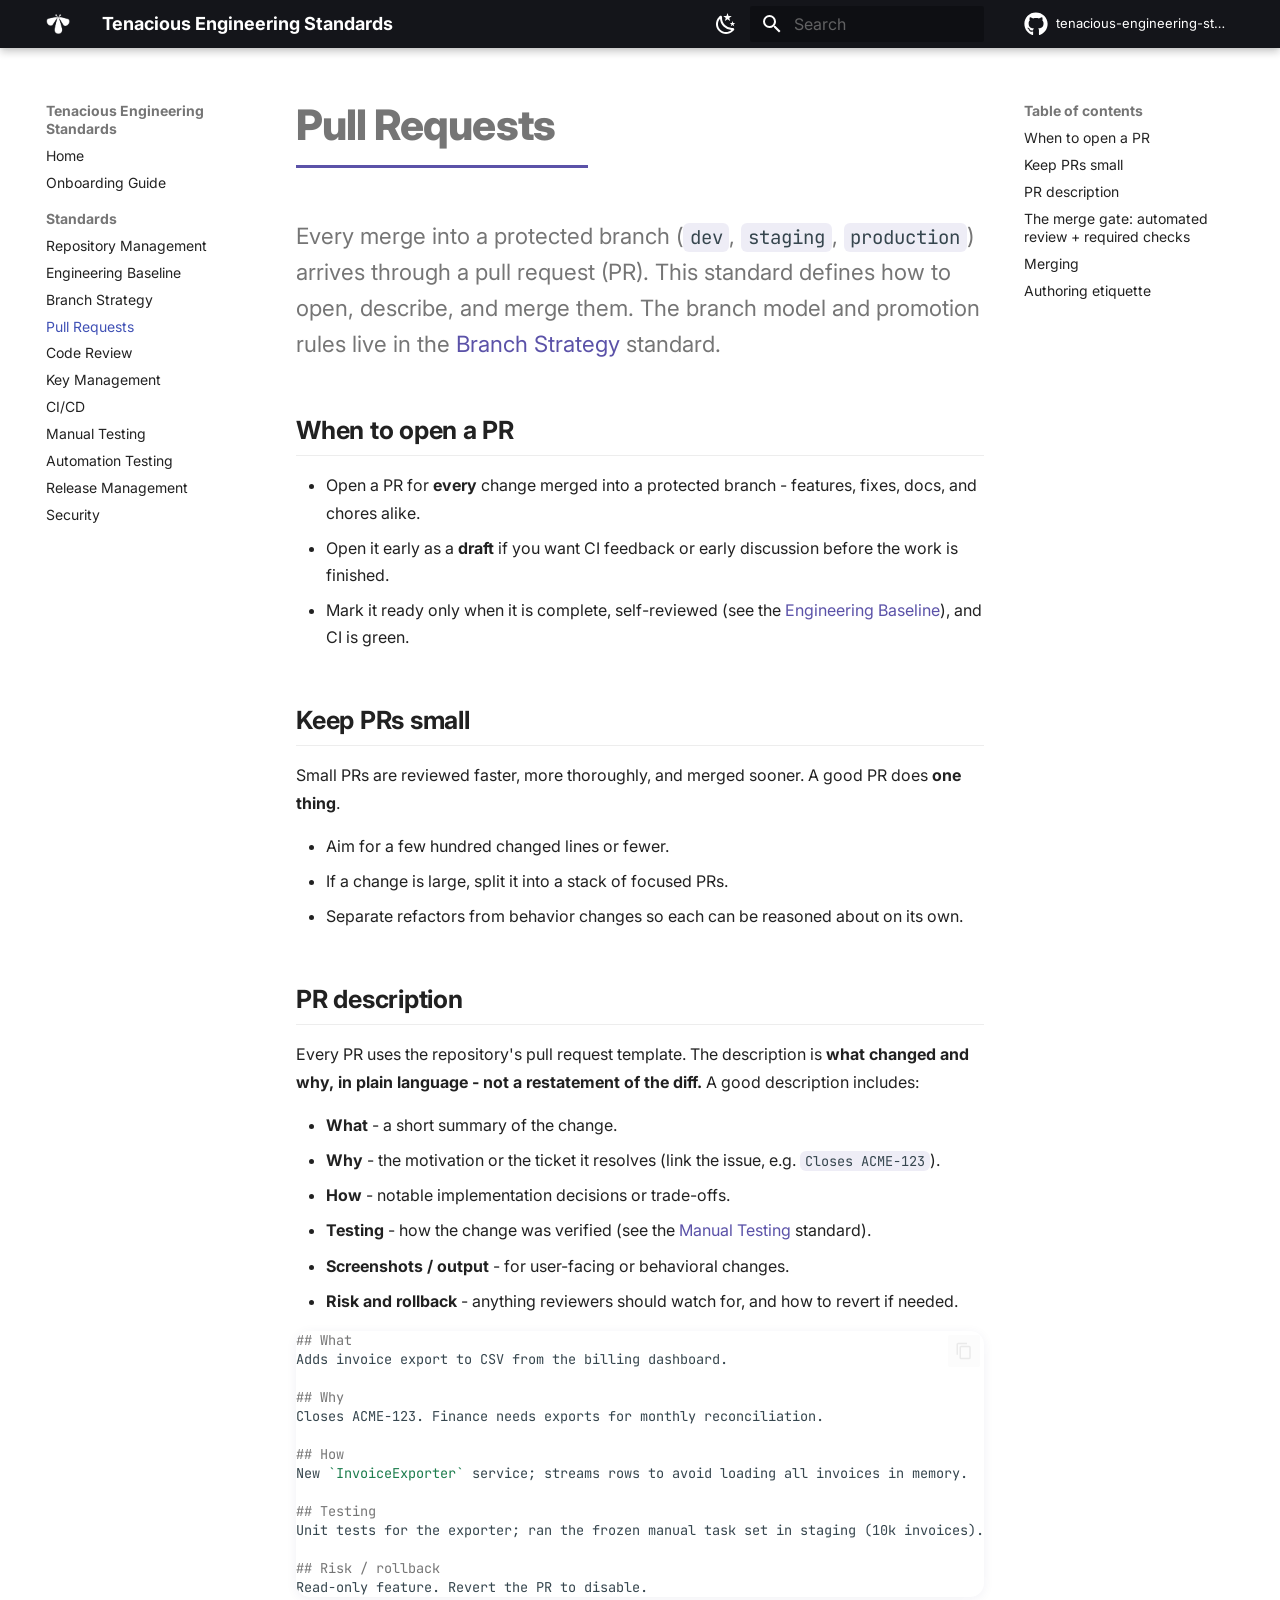
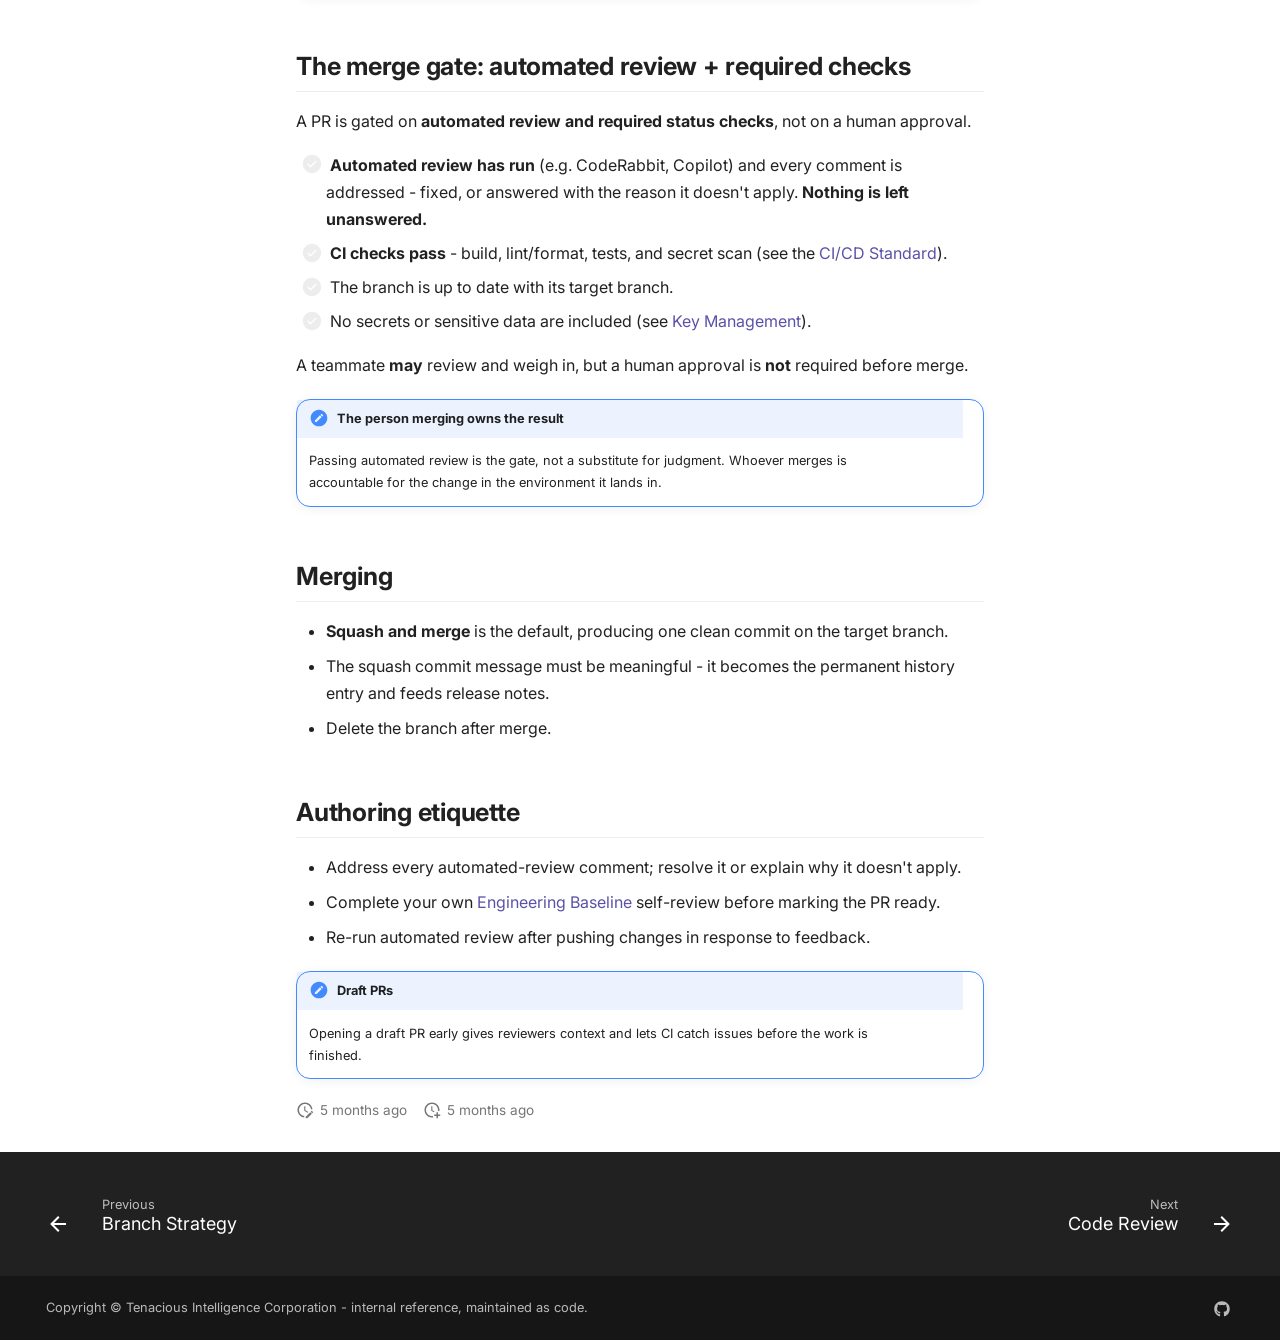
<file: pull-request-standard/index.html>
<!doctype html>
<html lang="en" class="no-js">
  <head>
    
      <meta charset="utf-8">
      <meta name="viewport" content="width=device-width,initial-scale=1">
      
        <meta name="description" content="The official reference for engineering standards at Tenacious.">
      
      
        <meta name="author" content="Tenacious Intelligence Corporation">
      
      
        <link rel="canonical" href="https://nuryenigusmekonen.github.io/tenacious-engineering-standards/pull-request-standard/">
      
      
        <link rel="prev" href="../branching-standard/">
      
      
        <link rel="next" href="../code-review-standard/">
      
      
        
      
      
      <link rel="icon" href="../assets/favicon.png">
      <meta name="generator" content="mkdocs-1.6.1, mkdocs-material-9.7.6">
    
    
      
        <title>Pull Requests - Tenacious Engineering Standards</title>
      
    
    
      <link rel="stylesheet" href="../assets/stylesheets/main.484c7ddc.min.css">
      
        
        <link rel="stylesheet" href="../assets/stylesheets/palette.ab4e12ef.min.css">
      
      


    
    
      
    
    
      
        
        
        <link rel="preconnect" href="https://fonts.gstatic.com" crossorigin>
        <link rel="stylesheet" href="https://fonts.googleapis.com/css?family=Inter:300,300i,400,400i,700,700i%7CJetBrains+Mono:400,400i,700,700i&display=fallback">
        <style>:root{--md-text-font:"Inter";--md-code-font:"JetBrains Mono"}</style>
      
    
    
      <link rel="stylesheet" href="../css/timeago.css">
    
      <link rel="stylesheet" href="../assets/extra.css">
    
    <script>__md_scope=new URL("..",location),__md_hash=e=>[...e].reduce(((e,_)=>(e<<5)-e+_.charCodeAt(0)),0),__md_get=(e,_=localStorage,t=__md_scope)=>JSON.parse(_.getItem(t.pathname+"."+e)),__md_set=(e,_,t=localStorage,a=__md_scope)=>{try{t.setItem(a.pathname+"."+e,JSON.stringify(_))}catch(e){}}</script>
    
      

    
    
  </head>
  
  
    
    
      
    
    
    
    
    <body dir="ltr" data-md-color-scheme="default" data-md-color-primary="black" data-md-color-accent="deep-purple">
  
    
    <input class="md-toggle" data-md-toggle="drawer" type="checkbox" id="__drawer" autocomplete="off">
    <input class="md-toggle" data-md-toggle="search" type="checkbox" id="__search" autocomplete="off">
    <label class="md-overlay" for="__drawer"></label>
    <div data-md-component="skip">
      
        
        <a href="#pull-requests" class="md-skip">
          Skip to content
        </a>
      
    </div>
    <div data-md-component="announce">
      
    </div>
    
    
      

  

<header class="md-header md-header--shadow" data-md-component="header">
  <nav class="md-header__inner md-grid" aria-label="Header">
    <a href=".." title="Tenacious Engineering Standards" class="md-header__button md-logo" aria-label="Tenacious Engineering Standards" data-md-component="logo">
      
  <img src="../assets/mark-white.png" alt="logo">

    </a>
    <label class="md-header__button md-icon" for="__drawer">
      
      <svg xmlns="http://www.w3.org/2000/svg" viewBox="0 0 24 24"><path d="M3 6h18v2H3zm0 5h18v2H3zm0 5h18v2H3z"/></svg>
    </label>
    <div class="md-header__title" data-md-component="header-title">
      <div class="md-header__ellipsis">
        <div class="md-header__topic">
          <span class="md-ellipsis">
            Tenacious Engineering Standards
          </span>
        </div>
        <div class="md-header__topic" data-md-component="header-topic">
          <span class="md-ellipsis">
            
              Pull Requests
            
          </span>
        </div>
      </div>
    </div>
    
      
        <form class="md-header__option" data-md-component="palette">
  
    
    
    
    <input class="md-option" data-md-color-media="(prefers-color-scheme: light)" data-md-color-scheme="default" data-md-color-primary="black" data-md-color-accent="deep-purple"  aria-label="Switch to dark mode"  type="radio" name="__palette" id="__palette_0">
    
      <label class="md-header__button md-icon" title="Switch to dark mode" for="__palette_1" hidden>
        <svg xmlns="http://www.w3.org/2000/svg" viewBox="0 0 24 24"><path d="m17.75 4.09-2.53 1.94.91 3.06-2.63-1.81-2.63 1.81.91-3.06-2.53-1.94L12.44 4l1.06-3 1.06 3zm3.5 6.91-1.64 1.25.59 1.98-1.7-1.17-1.7 1.17.59-1.98L15.75 11l2.06-.05L18.5 9l.69 1.95zm-2.28 4.95c.83-.08 1.72 1.1 1.19 1.85-.32.45-.66.87-1.08 1.27C15.17 23 8.84 23 4.94 19.07c-3.91-3.9-3.91-10.24 0-14.14.4-.4.82-.76 1.27-1.08.75-.53 1.93.36 1.85 1.19-.27 2.86.69 5.83 2.89 8.02a9.96 9.96 0 0 0 8.02 2.89m-1.64 2.02a12.08 12.08 0 0 1-7.8-3.47c-2.17-2.19-3.33-5-3.49-7.82-2.81 3.14-2.7 7.96.31 10.98 3.02 3.01 7.84 3.12 10.98.31"/></svg>
      </label>
    
  
    
    
    
    <input class="md-option" data-md-color-media="(prefers-color-scheme: dark)" data-md-color-scheme="slate" data-md-color-primary="black" data-md-color-accent="deep-purple"  aria-label="Switch to light mode"  type="radio" name="__palette" id="__palette_1">
    
      <label class="md-header__button md-icon" title="Switch to light mode" for="__palette_0" hidden>
        <svg xmlns="http://www.w3.org/2000/svg" viewBox="0 0 24 24"><path d="M12 7a5 5 0 0 1 5 5 5 5 0 0 1-5 5 5 5 0 0 1-5-5 5 5 0 0 1 5-5m0 2a3 3 0 0 0-3 3 3 3 0 0 0 3 3 3 3 0 0 0 3-3 3 3 0 0 0-3-3m0-7 2.39 3.42C13.65 5.15 12.84 5 12 5s-1.65.15-2.39.42zM3.34 7l4.16-.35A7.2 7.2 0 0 0 5.94 8.5c-.44.74-.69 1.5-.83 2.29zm.02 10 1.76-3.77a7.131 7.131 0 0 0 2.38 4.14zM20.65 7l-1.77 3.79a7.02 7.02 0 0 0-2.38-4.15zm-.01 10-4.14.36c.59-.51 1.12-1.14 1.54-1.86.42-.73.69-1.5.83-2.29zM12 22l-2.41-3.44c.74.27 1.55.44 2.41.44.82 0 1.63-.17 2.37-.44z"/></svg>
      </label>
    
  
</form>
      
    
    
      <script>var palette=__md_get("__palette");if(palette&&palette.color){if("(prefers-color-scheme)"===palette.color.media){var media=matchMedia("(prefers-color-scheme: light)"),input=document.querySelector(media.matches?"[data-md-color-media='(prefers-color-scheme: light)']":"[data-md-color-media='(prefers-color-scheme: dark)']");palette.color.media=input.getAttribute("data-md-color-media"),palette.color.scheme=input.getAttribute("data-md-color-scheme"),palette.color.primary=input.getAttribute("data-md-color-primary"),palette.color.accent=input.getAttribute("data-md-color-accent")}for(var[key,value]of Object.entries(palette.color))document.body.setAttribute("data-md-color-"+key,value)}</script>
    
    
    
      
      
        <label class="md-header__button md-icon" for="__search">
          
          <svg xmlns="http://www.w3.org/2000/svg" viewBox="0 0 24 24"><path d="M9.5 3A6.5 6.5 0 0 1 16 9.5c0 1.61-.59 3.09-1.56 4.23l.27.27h.79l5 5-1.5 1.5-5-5v-.79l-.27-.27A6.52 6.52 0 0 1 9.5 16 6.5 6.5 0 0 1 3 9.5 6.5 6.5 0 0 1 9.5 3m0 2C7 5 5 7 5 9.5S7 14 9.5 14 14 12 14 9.5 12 5 9.5 5"/></svg>
        </label>
        <div class="md-search" data-md-component="search" role="dialog">
  <label class="md-search__overlay" for="__search"></label>
  <div class="md-search__inner" role="search">
    <form class="md-search__form" name="search">
      <input type="text" class="md-search__input" name="query" aria-label="Search" placeholder="Search" autocapitalize="off" autocorrect="off" autocomplete="off" spellcheck="false" data-md-component="search-query" required>
      <label class="md-search__icon md-icon" for="__search">
        
        <svg xmlns="http://www.w3.org/2000/svg" viewBox="0 0 24 24"><path d="M9.5 3A6.5 6.5 0 0 1 16 9.5c0 1.61-.59 3.09-1.56 4.23l.27.27h.79l5 5-1.5 1.5-5-5v-.79l-.27-.27A6.52 6.52 0 0 1 9.5 16 6.5 6.5 0 0 1 3 9.5 6.5 6.5 0 0 1 9.5 3m0 2C7 5 5 7 5 9.5S7 14 9.5 14 14 12 14 9.5 12 5 9.5 5"/></svg>
        
        <svg xmlns="http://www.w3.org/2000/svg" viewBox="0 0 24 24"><path d="M20 11v2H8l5.5 5.5-1.42 1.42L4.16 12l7.92-7.92L13.5 5.5 8 11z"/></svg>
      </label>
      <nav class="md-search__options" aria-label="Search">
        
          <a href="javascript:void(0)" class="md-search__icon md-icon" title="Share" aria-label="Share" data-clipboard data-clipboard-text="" data-md-component="search-share" tabindex="-1">
            
            <svg xmlns="http://www.w3.org/2000/svg" viewBox="0 0 24 24"><path d="M18 16.08c-.76 0-1.44.3-1.96.77L8.91 12.7c.05-.23.09-.46.09-.7s-.04-.47-.09-.7l7.05-4.11c.54.5 1.25.81 2.04.81a3 3 0 0 0 3-3 3 3 0 0 0-3-3 3 3 0 0 0-3 3c0 .24.04.47.09.7L8.04 9.81C7.5 9.31 6.79 9 6 9a3 3 0 0 0-3 3 3 3 0 0 0 3 3c.79 0 1.5-.31 2.04-.81l7.12 4.15c-.05.21-.08.43-.08.66 0 1.61 1.31 2.91 2.92 2.91s2.92-1.3 2.92-2.91A2.92 2.92 0 0 0 18 16.08"/></svg>
          </a>
        
        <button type="reset" class="md-search__icon md-icon" title="Clear" aria-label="Clear" tabindex="-1">
          
          <svg xmlns="http://www.w3.org/2000/svg" viewBox="0 0 24 24"><path d="M19 6.41 17.59 5 12 10.59 6.41 5 5 6.41 10.59 12 5 17.59 6.41 19 12 13.41 17.59 19 19 17.59 13.41 12z"/></svg>
        </button>
      </nav>
      
        <div class="md-search__suggest" data-md-component="search-suggest"></div>
      
    </form>
    <div class="md-search__output">
      <div class="md-search__scrollwrap" tabindex="0" data-md-scrollfix>
        <div class="md-search-result" data-md-component="search-result">
          <div class="md-search-result__meta">
            Initializing search
          </div>
          <ol class="md-search-result__list" role="presentation"></ol>
        </div>
      </div>
    </div>
  </div>
</div>
      
    
    
      <div class="md-header__source">
        <a href="https://github.com/NuryeNigusMekonen/tenacious-engineering-standards" title="Go to repository" class="md-source" data-md-component="source">
  <div class="md-source__icon md-icon">
    
    <svg xmlns="http://www.w3.org/2000/svg" viewBox="0 0 512 512"><!--! Font Awesome Free 7.1.0 by @fontawesome - https://fontawesome.com License - https://fontawesome.com/license/free (Icons: CC BY 4.0, Fonts: SIL OFL 1.1, Code: MIT License) Copyright 2025 Fonticons, Inc.--><path d="M173.9 397.4c0 2-2.3 3.6-5.2 3.6-3.3.3-5.6-1.3-5.6-3.6 0-2 2.3-3.6 5.2-3.6 3-.3 5.6 1.3 5.6 3.6m-31.1-4.5c-.7 2 1.3 4.3 4.3 4.9 2.6 1 5.6 0 6.2-2s-1.3-4.3-4.3-5.2c-2.6-.7-5.5.3-6.2 2.3m44.2-1.7c-2.9.7-4.9 2.6-4.6 4.9.3 2 2.9 3.3 5.9 2.6 2.9-.7 4.9-2.6 4.6-4.6-.3-1.9-3-3.2-5.9-2.9M252.8 8C114.1 8 8 113.3 8 252c0 110.9 69.8 205.8 169.5 239.2 12.8 2.3 17.3-5.6 17.3-12.1 0-6.2-.3-40.4-.3-61.4 0 0-70 15-84.7-29.8 0 0-11.4-29.1-27.8-36.6 0 0-22.9-15.7 1.6-15.4 0 0 24.9 2 38.6 25.8 21.9 38.6 58.6 27.5 72.9 20.9 2.3-16 8.8-27.1 16-33.7-55.9-6.2-112.3-14.3-112.3-110.5 0-27.5 7.6-41.3 23.6-58.9-2.6-6.5-11.1-33.3 2.6-67.9 20.9-6.5 69 27 69 27 20-5.6 41.5-8.5 62.8-8.5s42.8 2.9 62.8 8.5c0 0 48.1-33.6 69-27 13.7 34.7 5.2 61.4 2.6 67.9 16 17.7 25.8 31.5 25.8 58.9 0 96.5-58.9 104.2-114.8 110.5 9.2 7.9 17 22.9 17 46.4 0 33.7-.3 75.4-.3 83.6 0 6.5 4.6 14.4 17.3 12.1C436.2 457.8 504 362.9 504 252 504 113.3 391.5 8 252.8 8M105.2 352.9c-1.3 1-1 3.3.7 5.2 1.6 1.6 3.9 2.3 5.2 1 1.3-1 1-3.3-.7-5.2-1.6-1.6-3.9-2.3-5.2-1m-10.8-8.1c-.7 1.3.3 2.9 2.3 3.9 1.6 1 3.6.7 4.3-.7.7-1.3-.3-2.9-2.3-3.9-2-.6-3.6-.3-4.3.7m32.4 35.6c-1.6 1.3-1 4.3 1.3 6.2 2.3 2.3 5.2 2.6 6.5 1 1.3-1.3.7-4.3-1.3-6.2-2.2-2.3-5.2-2.6-6.5-1m-11.4-14.7c-1.6 1-1.6 3.6 0 5.9s4.3 3.3 5.6 2.3c1.6-1.3 1.6-3.9 0-6.2-1.4-2.3-4-3.3-5.6-2"/></svg>
  </div>
  <div class="md-source__repository">
    tenacious-engineering-standards
  </div>
</a>
      </div>
    
  </nav>
  
</header>
    
    <div class="md-container" data-md-component="container">
      
      
        
          
        
      
      <main class="md-main" data-md-component="main">
        <div class="md-main__inner md-grid">
          
            
              
              <div class="md-sidebar md-sidebar--primary" data-md-component="sidebar" data-md-type="navigation" >
                <div class="md-sidebar__scrollwrap">
                  <div class="md-sidebar__inner">
                    



<nav class="md-nav md-nav--primary" aria-label="Navigation" data-md-level="0">
  <label class="md-nav__title" for="__drawer">
    <a href=".." title="Tenacious Engineering Standards" class="md-nav__button md-logo" aria-label="Tenacious Engineering Standards" data-md-component="logo">
      
  <img src="../assets/mark-white.png" alt="logo">

    </a>
    Tenacious Engineering Standards
  </label>
  
    <div class="md-nav__source">
      <a href="https://github.com/NuryeNigusMekonen/tenacious-engineering-standards" title="Go to repository" class="md-source" data-md-component="source">
  <div class="md-source__icon md-icon">
    
    <svg xmlns="http://www.w3.org/2000/svg" viewBox="0 0 512 512"><!--! Font Awesome Free 7.1.0 by @fontawesome - https://fontawesome.com License - https://fontawesome.com/license/free (Icons: CC BY 4.0, Fonts: SIL OFL 1.1, Code: MIT License) Copyright 2025 Fonticons, Inc.--><path d="M173.9 397.4c0 2-2.3 3.6-5.2 3.6-3.3.3-5.6-1.3-5.6-3.6 0-2 2.3-3.6 5.2-3.6 3-.3 5.6 1.3 5.6 3.6m-31.1-4.5c-.7 2 1.3 4.3 4.3 4.9 2.6 1 5.6 0 6.2-2s-1.3-4.3-4.3-5.2c-2.6-.7-5.5.3-6.2 2.3m44.2-1.7c-2.9.7-4.9 2.6-4.6 4.9.3 2 2.9 3.3 5.9 2.6 2.9-.7 4.9-2.6 4.6-4.6-.3-1.9-3-3.2-5.9-2.9M252.8 8C114.1 8 8 113.3 8 252c0 110.9 69.8 205.8 169.5 239.2 12.8 2.3 17.3-5.6 17.3-12.1 0-6.2-.3-40.4-.3-61.4 0 0-70 15-84.7-29.8 0 0-11.4-29.1-27.8-36.6 0 0-22.9-15.7 1.6-15.4 0 0 24.9 2 38.6 25.8 21.9 38.6 58.6 27.5 72.9 20.9 2.3-16 8.8-27.1 16-33.7-55.9-6.2-112.3-14.3-112.3-110.5 0-27.5 7.6-41.3 23.6-58.9-2.6-6.5-11.1-33.3 2.6-67.9 20.9-6.5 69 27 69 27 20-5.6 41.5-8.5 62.8-8.5s42.8 2.9 62.8 8.5c0 0 48.1-33.6 69-27 13.7 34.7 5.2 61.4 2.6 67.9 16 17.7 25.8 31.5 25.8 58.9 0 96.5-58.9 104.2-114.8 110.5 9.2 7.9 17 22.9 17 46.4 0 33.7-.3 75.4-.3 83.6 0 6.5 4.6 14.4 17.3 12.1C436.2 457.8 504 362.9 504 252 504 113.3 391.5 8 252.8 8M105.2 352.9c-1.3 1-1 3.3.7 5.2 1.6 1.6 3.9 2.3 5.2 1 1.3-1 1-3.3-.7-5.2-1.6-1.6-3.9-2.3-5.2-1m-10.8-8.1c-.7 1.3.3 2.9 2.3 3.9 1.6 1 3.6.7 4.3-.7.7-1.3-.3-2.9-2.3-3.9-2-.6-3.6-.3-4.3.7m32.4 35.6c-1.6 1.3-1 4.3 1.3 6.2 2.3 2.3 5.2 2.6 6.5 1 1.3-1.3.7-4.3-1.3-6.2-2.2-2.3-5.2-2.6-6.5-1m-11.4-14.7c-1.6 1-1.6 3.6 0 5.9s4.3 3.3 5.6 2.3c1.6-1.3 1.6-3.9 0-6.2-1.4-2.3-4-3.3-5.6-2"/></svg>
  </div>
  <div class="md-source__repository">
    tenacious-engineering-standards
  </div>
</a>
    </div>
  
  <ul class="md-nav__list" data-md-scrollfix>
    
      
      
  
  
  
  
    <li class="md-nav__item">
      <a href=".." class="md-nav__link">
        
  
  
  <span class="md-ellipsis">
    
  
    Home
  

    
  </span>
  
  

      </a>
    </li>
  

    
      
      
  
  
  
  
    <li class="md-nav__item">
      <a href="../onboarding-guide/" class="md-nav__link">
        
  
  
  <span class="md-ellipsis">
    
  
    Onboarding Guide
  

    
  </span>
  
  

      </a>
    </li>
  

    
      
      
  
  
    
  
  
  
    
    
      
        
      
        
      
        
      
        
      
        
      
        
      
        
      
        
      
        
      
        
      
        
      
    
    
    
      
        
        
      
    
    
    <li class="md-nav__item md-nav__item--active md-nav__item--section md-nav__item--nested">
      
        
        
        <input class="md-nav__toggle md-toggle " type="checkbox" id="__nav_3" checked>
        
          
          <label class="md-nav__link" for="__nav_3" id="__nav_3_label" tabindex="">
            
  
  
  <span class="md-ellipsis">
    
  
    Standards
  

    
  </span>
  
  

            <span class="md-nav__icon md-icon"></span>
          </label>
        
        <nav class="md-nav" data-md-level="1" aria-labelledby="__nav_3_label" aria-expanded="true">
          <label class="md-nav__title" for="__nav_3">
            <span class="md-nav__icon md-icon"></span>
            
  
    Standards
  

          </label>
          <ul class="md-nav__list" data-md-scrollfix>
            
              
                
  
  
  
  
    <li class="md-nav__item">
      <a href="../repository-management-standard/" class="md-nav__link">
        
  
  
  <span class="md-ellipsis">
    
  
    Repository Management
  

    
  </span>
  
  

      </a>
    </li>
  

              
            
              
                
  
  
  
  
    <li class="md-nav__item">
      <a href="../engineering-baseline-standard/" class="md-nav__link">
        
  
  
  <span class="md-ellipsis">
    
  
    Engineering Baseline
  

    
  </span>
  
  

      </a>
    </li>
  

              
            
              
                
  
  
  
  
    <li class="md-nav__item">
      <a href="../branching-standard/" class="md-nav__link">
        
  
  
  <span class="md-ellipsis">
    
  
    Branch Strategy
  

    
  </span>
  
  

      </a>
    </li>
  

              
            
              
                
  
  
    
  
  
  
    <li class="md-nav__item md-nav__item--active">
      
      <input class="md-nav__toggle md-toggle" type="checkbox" id="__toc">
      
      
        
      
      
        <label class="md-nav__link md-nav__link--active" for="__toc">
          
  
  
  <span class="md-ellipsis">
    
  
    Pull Requests
  

    
  </span>
  
  

          <span class="md-nav__icon md-icon"></span>
        </label>
      
      <a href="./" class="md-nav__link md-nav__link--active">
        
  
  
  <span class="md-ellipsis">
    
  
    Pull Requests
  

    
  </span>
  
  

      </a>
      
        

<nav class="md-nav md-nav--secondary" aria-label="Table of contents">
  
  
  
    
  
  
    <label class="md-nav__title" for="__toc">
      <span class="md-nav__icon md-icon"></span>
      Table of contents
    </label>
    <ul class="md-nav__list" data-md-component="toc" data-md-scrollfix>
      
        <li class="md-nav__item">
  <a href="#when-to-open-a-pr" class="md-nav__link">
    <span class="md-ellipsis">
      
        When to open a PR
      
    </span>
  </a>
  
</li>
      
        <li class="md-nav__item">
  <a href="#keep-prs-small" class="md-nav__link">
    <span class="md-ellipsis">
      
        Keep PRs small
      
    </span>
  </a>
  
</li>
      
        <li class="md-nav__item">
  <a href="#pr-description" class="md-nav__link">
    <span class="md-ellipsis">
      
        PR description
      
    </span>
  </a>
  
</li>
      
        <li class="md-nav__item">
  <a href="#the-merge-gate-automated-review-required-checks" class="md-nav__link">
    <span class="md-ellipsis">
      
        The merge gate: automated review + required checks
      
    </span>
  </a>
  
</li>
      
        <li class="md-nav__item">
  <a href="#merging" class="md-nav__link">
    <span class="md-ellipsis">
      
        Merging
      
    </span>
  </a>
  
</li>
      
        <li class="md-nav__item">
  <a href="#authoring-etiquette" class="md-nav__link">
    <span class="md-ellipsis">
      
        Authoring etiquette
      
    </span>
  </a>
  
</li>
      
    </ul>
  
</nav>
      
    </li>
  

              
            
              
                
  
  
  
  
    <li class="md-nav__item">
      <a href="../code-review-standard/" class="md-nav__link">
        
  
  
  <span class="md-ellipsis">
    
  
    Code Review
  

    
  </span>
  
  

      </a>
    </li>
  

              
            
              
                
  
  
  
  
    <li class="md-nav__item">
      <a href="../secrets-management-standard/" class="md-nav__link">
        
  
  
  <span class="md-ellipsis">
    
  
    Key Management
  

    
  </span>
  
  

      </a>
    </li>
  

              
            
              
                
  
  
  
  
    <li class="md-nav__item">
      <a href="../ci-cd-standard/" class="md-nav__link">
        
  
  
  <span class="md-ellipsis">
    
  
    CI/CD
  

    
  </span>
  
  

      </a>
    </li>
  

              
            
              
                
  
  
  
  
    <li class="md-nav__item">
      <a href="../manual-testing-standard/" class="md-nav__link">
        
  
  
  <span class="md-ellipsis">
    
  
    Manual Testing
  

    
  </span>
  
  

      </a>
    </li>
  

              
            
              
                
  
  
  
  
    <li class="md-nav__item">
      <a href="../automation-testing-standard/" class="md-nav__link">
        
  
  
  <span class="md-ellipsis">
    
  
    Automation Testing
  

    
  </span>
  
  

      </a>
    </li>
  

              
            
              
                
  
  
  
  
    <li class="md-nav__item">
      <a href="../release-management-standard/" class="md-nav__link">
        
  
  
  <span class="md-ellipsis">
    
  
    Release Management
  

    
  </span>
  
  

      </a>
    </li>
  

              
            
              
                
  
  
  
  
    <li class="md-nav__item">
      <a href="../security-standard/" class="md-nav__link">
        
  
  
  <span class="md-ellipsis">
    
  
    Security
  

    
  </span>
  
  

      </a>
    </li>
  

              
            
          </ul>
        </nav>
      
    </li>
  

    
  </ul>
</nav>
                  </div>
                </div>
              </div>
            
            
              
              <div class="md-sidebar md-sidebar--secondary" data-md-component="sidebar" data-md-type="toc" >
                <div class="md-sidebar__scrollwrap">
                  <div class="md-sidebar__inner">
                    

<nav class="md-nav md-nav--secondary" aria-label="Table of contents">
  
  
  
    
  
  
    <label class="md-nav__title" for="__toc">
      <span class="md-nav__icon md-icon"></span>
      Table of contents
    </label>
    <ul class="md-nav__list" data-md-component="toc" data-md-scrollfix>
      
        <li class="md-nav__item">
  <a href="#when-to-open-a-pr" class="md-nav__link">
    <span class="md-ellipsis">
      
        When to open a PR
      
    </span>
  </a>
  
</li>
      
        <li class="md-nav__item">
  <a href="#keep-prs-small" class="md-nav__link">
    <span class="md-ellipsis">
      
        Keep PRs small
      
    </span>
  </a>
  
</li>
      
        <li class="md-nav__item">
  <a href="#pr-description" class="md-nav__link">
    <span class="md-ellipsis">
      
        PR description
      
    </span>
  </a>
  
</li>
      
        <li class="md-nav__item">
  <a href="#the-merge-gate-automated-review-required-checks" class="md-nav__link">
    <span class="md-ellipsis">
      
        The merge gate: automated review + required checks
      
    </span>
  </a>
  
</li>
      
        <li class="md-nav__item">
  <a href="#merging" class="md-nav__link">
    <span class="md-ellipsis">
      
        Merging
      
    </span>
  </a>
  
</li>
      
        <li class="md-nav__item">
  <a href="#authoring-etiquette" class="md-nav__link">
    <span class="md-ellipsis">
      
        Authoring etiquette
      
    </span>
  </a>
  
</li>
      
    </ul>
  
</nav>
                  </div>
                </div>
              </div>
            
          
          
            <div class="md-content" data-md-component="content">
              
              <article class="md-content__inner md-typeset">
                
                  



<h1 id="pull-requests">Pull Requests<a class="headerlink" href="#pull-requests" title="Permanent link">&para;</a></h1>
<p>Every merge into a protected branch (<code>dev</code>, <code>staging</code>, <code>production</code>) arrives through a pull request (PR).
This standard defines how to open, describe, and merge them. The branch model and promotion rules live in
the <a href="../branching-standard/">Branch Strategy</a> standard.</p>
<h2 id="when-to-open-a-pr">When to open a PR<a class="headerlink" href="#when-to-open-a-pr" title="Permanent link">&para;</a></h2>
<ul>
<li>Open a PR for <strong>every</strong> change merged into a protected branch - features, fixes, docs, and chores alike.</li>
<li>Open it early as a <strong>draft</strong> if you want CI feedback or early discussion before the work is finished.</li>
<li>Mark it ready only when it is complete, self-reviewed (see the <a href="../engineering-baseline-standard/">Engineering Baseline</a>),
  and CI is green.</li>
</ul>
<h2 id="keep-prs-small">Keep PRs small<a class="headerlink" href="#keep-prs-small" title="Permanent link">&para;</a></h2>
<p>Small PRs are reviewed faster, more thoroughly, and merged sooner. A good PR does <strong>one thing</strong>.</p>
<ul>
<li>Aim for a few hundred changed lines or fewer.</li>
<li>If a change is large, split it into a stack of focused PRs.</li>
<li>Separate refactors from behavior changes so each can be reasoned about on its own.</li>
</ul>
<h2 id="pr-description">PR description<a class="headerlink" href="#pr-description" title="Permanent link">&para;</a></h2>
<p>Every PR uses the repository's pull request template. The description is <strong>what changed and why, in plain
language - not a restatement of the diff.</strong> A good description includes:</p>
<ul>
<li><strong>What</strong> - a short summary of the change.</li>
<li><strong>Why</strong> - the motivation or the ticket it resolves (link the issue, e.g. <code>Closes ACME-123</code>).</li>
<li><strong>How</strong> - notable implementation decisions or trade-offs.</li>
<li><strong>Testing</strong> - how the change was verified (see the <a href="../manual-testing-standard/">Manual Testing</a> standard).</li>
<li><strong>Screenshots / output</strong> - for user-facing or behavioral changes.</li>
<li><strong>Risk and rollback</strong> - anything reviewers should watch for, and how to revert if needed.</li>
</ul>
<div class="highlight"><pre><span></span><code><a id="__codelineno-0-1" name="__codelineno-0-1" href="#__codelineno-0-1"></a><span class="gu">## What</span>
<a id="__codelineno-0-2" name="__codelineno-0-2" href="#__codelineno-0-2"></a>Adds invoice export to CSV from the billing dashboard.
<a id="__codelineno-0-3" name="__codelineno-0-3" href="#__codelineno-0-3"></a>
<a id="__codelineno-0-4" name="__codelineno-0-4" href="#__codelineno-0-4"></a><span class="gu">## Why</span>
<a id="__codelineno-0-5" name="__codelineno-0-5" href="#__codelineno-0-5"></a>Closes ACME-123. Finance needs exports for monthly reconciliation.
<a id="__codelineno-0-6" name="__codelineno-0-6" href="#__codelineno-0-6"></a>
<a id="__codelineno-0-7" name="__codelineno-0-7" href="#__codelineno-0-7"></a><span class="gu">## How</span>
<a id="__codelineno-0-8" name="__codelineno-0-8" href="#__codelineno-0-8"></a>New <span class="sb">`InvoiceExporter`</span> service; streams rows to avoid loading all invoices in memory.
<a id="__codelineno-0-9" name="__codelineno-0-9" href="#__codelineno-0-9"></a>
<a id="__codelineno-0-10" name="__codelineno-0-10" href="#__codelineno-0-10"></a><span class="gu">## Testing</span>
<a id="__codelineno-0-11" name="__codelineno-0-11" href="#__codelineno-0-11"></a>Unit tests for the exporter; ran the frozen manual task set in staging (10k invoices).
<a id="__codelineno-0-12" name="__codelineno-0-12" href="#__codelineno-0-12"></a>
<a id="__codelineno-0-13" name="__codelineno-0-13" href="#__codelineno-0-13"></a><span class="gu">## Risk / rollback</span>
<a id="__codelineno-0-14" name="__codelineno-0-14" href="#__codelineno-0-14"></a>Read-only feature. Revert the PR to disable.
</code></pre></div>
<h2 id="the-merge-gate-automated-review-required-checks">The merge gate: automated review + required checks<a class="headerlink" href="#the-merge-gate-automated-review-required-checks" title="Permanent link">&para;</a></h2>
<p>A PR is gated on <strong>automated review and required status checks</strong>, not on a human approval.</p>
<ul class="task-list">
<li class="task-list-item"><label class="task-list-control"><input type="checkbox" disabled/><span class="task-list-indicator"></span></label> <strong>Automated review has run</strong> (e.g. CodeRabbit, Copilot) and every comment is addressed - fixed, or
      answered with the reason it doesn't apply. <strong>Nothing is left unanswered.</strong></li>
<li class="task-list-item"><label class="task-list-control"><input type="checkbox" disabled/><span class="task-list-indicator"></span></label> <strong>CI checks pass</strong> - build, lint/format, tests, and secret scan (see the <a href="../ci-cd-standard/">CI/CD Standard</a>).</li>
<li class="task-list-item"><label class="task-list-control"><input type="checkbox" disabled/><span class="task-list-indicator"></span></label> The branch is up to date with its target branch.</li>
<li class="task-list-item"><label class="task-list-control"><input type="checkbox" disabled/><span class="task-list-indicator"></span></label> No secrets or sensitive data are included (see <a href="../secrets-management-standard/">Key Management</a>).</li>
</ul>
<p>A teammate <strong>may</strong> review and weigh in, but a human approval is <strong>not</strong> required before merge.</p>
<div class="admonition note">
<p class="admonition-title">The person merging owns the result</p>
<p>Passing automated review is the gate, not a substitute for judgment. Whoever merges is accountable for
the change in the environment it lands in.</p>
</div>
<h2 id="merging">Merging<a class="headerlink" href="#merging" title="Permanent link">&para;</a></h2>
<ul>
<li><strong>Squash and merge</strong> is the default, producing one clean commit on the target branch.</li>
<li>The squash commit message must be meaningful - it becomes the permanent history entry and feeds release notes.</li>
<li>Delete the branch after merge.</li>
</ul>
<h2 id="authoring-etiquette">Authoring etiquette<a class="headerlink" href="#authoring-etiquette" title="Permanent link">&para;</a></h2>
<ul>
<li>Address every automated-review comment; resolve it or explain why it doesn't apply.</li>
<li>Complete your own <a href="../engineering-baseline-standard/">Engineering Baseline</a> self-review before marking the PR ready.</li>
<li>Re-run automated review after pushing changes in response to feedback.</li>
</ul>
<div class="admonition note">
<p class="admonition-title">Draft PRs</p>
<p>Opening a draft PR early gives reviewers context and lets CI catch issues before the work is finished.</p>
</div>







  
    
  
  
    
  


  <aside class="md-source-file">
    
      
  <span class="md-source-file__fact">
    <span class="md-icon" title="Last update">
      <svg xmlns="http://www.w3.org/2000/svg" viewBox="0 0 24 24"><path d="M21 13.1c-.1 0-.3.1-.4.2l-1 1 2.1 2.1 1-1c.2-.2.2-.6 0-.8l-1.3-1.3c-.1-.1-.2-.2-.4-.2m-1.9 1.8-6.1 6V23h2.1l6.1-6.1zM12.5 7v5.2l4 2.4-1 1L11 13V7zM11 21.9c-5.1-.5-9-4.8-9-9.9C2 6.5 6.5 2 12 2c5.3 0 9.6 4.1 10 9.3-.3-.1-.6-.2-1-.2s-.7.1-1 .2C19.6 7.2 16.2 4 12 4c-4.4 0-8 3.6-8 8 0 4.1 3.1 7.5 7.1 7.9l-.1.2z"/></svg>
    </span>
    <span class="git-revision-date-localized-plugin git-revision-date-localized-plugin-timeago" title="July 2, 2026 10:05:30 UTC"><span class="timeago" datetime="2026-07-02T10:05:30+00:00" locale="en"></span></span><span class="git-revision-date-localized-plugin git-revision-date-localized-plugin-iso_date" title="July 2, 2026 10:05:30 UTC">2026-07-02</span>
  </span>

    
    
      
  <span class="md-source-file__fact">
    <span class="md-icon" title="Created">
      <svg xmlns="http://www.w3.org/2000/svg" viewBox="0 0 24 24"><path d="M14.47 15.08 11 13V7h1.5v5.25l3.08 1.83c-.41.28-.79.62-1.11 1m-1.39 4.84c-.36.05-.71.08-1.08.08-4.42 0-8-3.58-8-8s3.58-8 8-8 8 3.58 8 8c0 .37-.03.72-.08 1.08.69.1 1.33.32 1.92.64.1-.56.16-1.13.16-1.72 0-5.5-4.5-10-10-10S2 6.5 2 12s4.47 10 10 10c.59 0 1.16-.06 1.72-.16-.32-.59-.54-1.23-.64-1.92M18 15v3h-3v2h3v3h2v-3h3v-2h-3v-3z"/></svg>
    </span>
    <span class="git-revision-date-localized-plugin git-revision-date-localized-plugin-timeago" title="June 26, 2026 12:14:37 UTC"><span class="timeago" datetime="2026-06-26T12:14:37+00:00" locale="en"></span></span><span class="git-revision-date-localized-plugin git-revision-date-localized-plugin-iso_date" title="June 26, 2026 12:14:37 UTC">2026-06-26</span>
  </span>

    
    
    
  </aside>





                
              </article>
            </div>
          
          
<script>var target=document.getElementById(location.hash.slice(1));target&&target.name&&(target.checked=target.name.startsWith("__tabbed_"))</script>
        </div>
        
          <button type="button" class="md-top md-icon" data-md-component="top" hidden>
  
  <svg xmlns="http://www.w3.org/2000/svg" viewBox="0 0 24 24"><path d="M13 20h-2V8l-5.5 5.5-1.42-1.42L12 4.16l7.92 7.92-1.42 1.42L13 8z"/></svg>
  Back to top
</button>
        
      </main>
      
        <footer class="md-footer">
  
    
      
      <nav class="md-footer__inner md-grid" aria-label="Footer" >
        
          
          <a href="../branching-standard/" class="md-footer__link md-footer__link--prev" aria-label="Previous: Branch Strategy">
            <div class="md-footer__button md-icon">
              
              <svg xmlns="http://www.w3.org/2000/svg" viewBox="0 0 24 24"><path d="M20 11v2H8l5.5 5.5-1.42 1.42L4.16 12l7.92-7.92L13.5 5.5 8 11z"/></svg>
            </div>
            <div class="md-footer__title">
              <span class="md-footer__direction">
                Previous
              </span>
              <div class="md-ellipsis">
                Branch Strategy
              </div>
            </div>
          </a>
        
        
          
          <a href="../code-review-standard/" class="md-footer__link md-footer__link--next" aria-label="Next: Code Review">
            <div class="md-footer__title">
              <span class="md-footer__direction">
                Next
              </span>
              <div class="md-ellipsis">
                Code Review
              </div>
            </div>
            <div class="md-footer__button md-icon">
              
              <svg xmlns="http://www.w3.org/2000/svg" viewBox="0 0 24 24"><path d="M4 11v2h12l-5.5 5.5 1.42 1.42L19.84 12l-7.92-7.92L10.5 5.5 16 11z"/></svg>
            </div>
          </a>
        
      </nav>
    
  
  <div class="md-footer-meta md-typeset">
    <div class="md-footer-meta__inner md-grid">
      <div class="md-copyright">
  
    <div class="md-copyright__highlight">
      Copyright &copy; Tenacious Intelligence Corporation - internal reference, maintained as code.

    </div>
  
  
</div>
      
        
<div class="md-social">
  
    
    
    
    
    <a href="https://github.com/NuryeNigusMekonen/tenacious-engineering-standards" target="_blank" rel="noopener" title="Tenacious on GitHub" class="md-social__link">
      <svg xmlns="http://www.w3.org/2000/svg" viewBox="0 0 512 512"><!--! Font Awesome Free 7.1.0 by @fontawesome - https://fontawesome.com License - https://fontawesome.com/license/free (Icons: CC BY 4.0, Fonts: SIL OFL 1.1, Code: MIT License) Copyright 2025 Fonticons, Inc.--><path d="M173.9 397.4c0 2-2.3 3.6-5.2 3.6-3.3.3-5.6-1.3-5.6-3.6 0-2 2.3-3.6 5.2-3.6 3-.3 5.6 1.3 5.6 3.6m-31.1-4.5c-.7 2 1.3 4.3 4.3 4.9 2.6 1 5.6 0 6.2-2s-1.3-4.3-4.3-5.2c-2.6-.7-5.5.3-6.2 2.3m44.2-1.7c-2.9.7-4.9 2.6-4.6 4.9.3 2 2.9 3.3 5.9 2.6 2.9-.7 4.9-2.6 4.6-4.6-.3-1.9-3-3.2-5.9-2.9M252.8 8C114.1 8 8 113.3 8 252c0 110.9 69.8 205.8 169.5 239.2 12.8 2.3 17.3-5.6 17.3-12.1 0-6.2-.3-40.4-.3-61.4 0 0-70 15-84.7-29.8 0 0-11.4-29.1-27.8-36.6 0 0-22.9-15.7 1.6-15.4 0 0 24.9 2 38.6 25.8 21.9 38.6 58.6 27.5 72.9 20.9 2.3-16 8.8-27.1 16-33.7-55.9-6.2-112.3-14.3-112.3-110.5 0-27.5 7.6-41.3 23.6-58.9-2.6-6.5-11.1-33.3 2.6-67.9 20.9-6.5 69 27 69 27 20-5.6 41.5-8.5 62.8-8.5s42.8 2.9 62.8 8.5c0 0 48.1-33.6 69-27 13.7 34.7 5.2 61.4 2.6 67.9 16 17.7 25.8 31.5 25.8 58.9 0 96.5-58.9 104.2-114.8 110.5 9.2 7.9 17 22.9 17 46.4 0 33.7-.3 75.4-.3 83.6 0 6.5 4.6 14.4 17.3 12.1C436.2 457.8 504 362.9 504 252 504 113.3 391.5 8 252.8 8M105.2 352.9c-1.3 1-1 3.3.7 5.2 1.6 1.6 3.9 2.3 5.2 1 1.3-1 1-3.3-.7-5.2-1.6-1.6-3.9-2.3-5.2-1m-10.8-8.1c-.7 1.3.3 2.9 2.3 3.9 1.6 1 3.6.7 4.3-.7.7-1.3-.3-2.9-2.3-3.9-2-.6-3.6-.3-4.3.7m32.4 35.6c-1.6 1.3-1 4.3 1.3 6.2 2.3 2.3 5.2 2.6 6.5 1 1.3-1.3.7-4.3-1.3-6.2-2.2-2.3-5.2-2.6-6.5-1m-11.4-14.7c-1.6 1-1.6 3.6 0 5.9s4.3 3.3 5.6 2.3c1.6-1.3 1.6-3.9 0-6.2-1.4-2.3-4-3.3-5.6-2"/></svg>
    </a>
  
</div>
      
    </div>
  </div>
</footer>
      
    </div>
    <div class="md-dialog" data-md-component="dialog">
      <div class="md-dialog__inner md-typeset"></div>
    </div>
    
      <div class="md-progress" data-md-component="progress" role="progressbar"></div>
    
    
    
      
      
      <script id="__config" type="application/json">{"annotate": null, "base": "..", "features": ["navigation.instant", "navigation.instant.progress", "navigation.tracking", "navigation.sections", "navigation.top", "navigation.footer", "navigation.indexes", "search.suggest", "search.highlight", "search.share", "content.code.copy", "content.tooltips", "toc.follow"], "search": "../assets/javascripts/workers/search.2c215733.min.js", "tags": null, "translations": {"clipboard.copied": "Copied to clipboard", "clipboard.copy": "Copy to clipboard", "search.result.more.one": "1 more on this page", "search.result.more.other": "# more on this page", "search.result.none": "No matching documents", "search.result.one": "1 matching document", "search.result.other": "# matching documents", "search.result.placeholder": "Type to start searching", "search.result.term.missing": "Missing", "select.version": "Select version"}, "version": null}</script>
    
    
      <script src="../assets/javascripts/bundle.79ae519e.min.js"></script>
      
        <script src="../js/timeago.min.js"></script>
      
        <script src="../js/timeago_mkdocs_material.js"></script>
      
    
  </body>
</html>
</file>
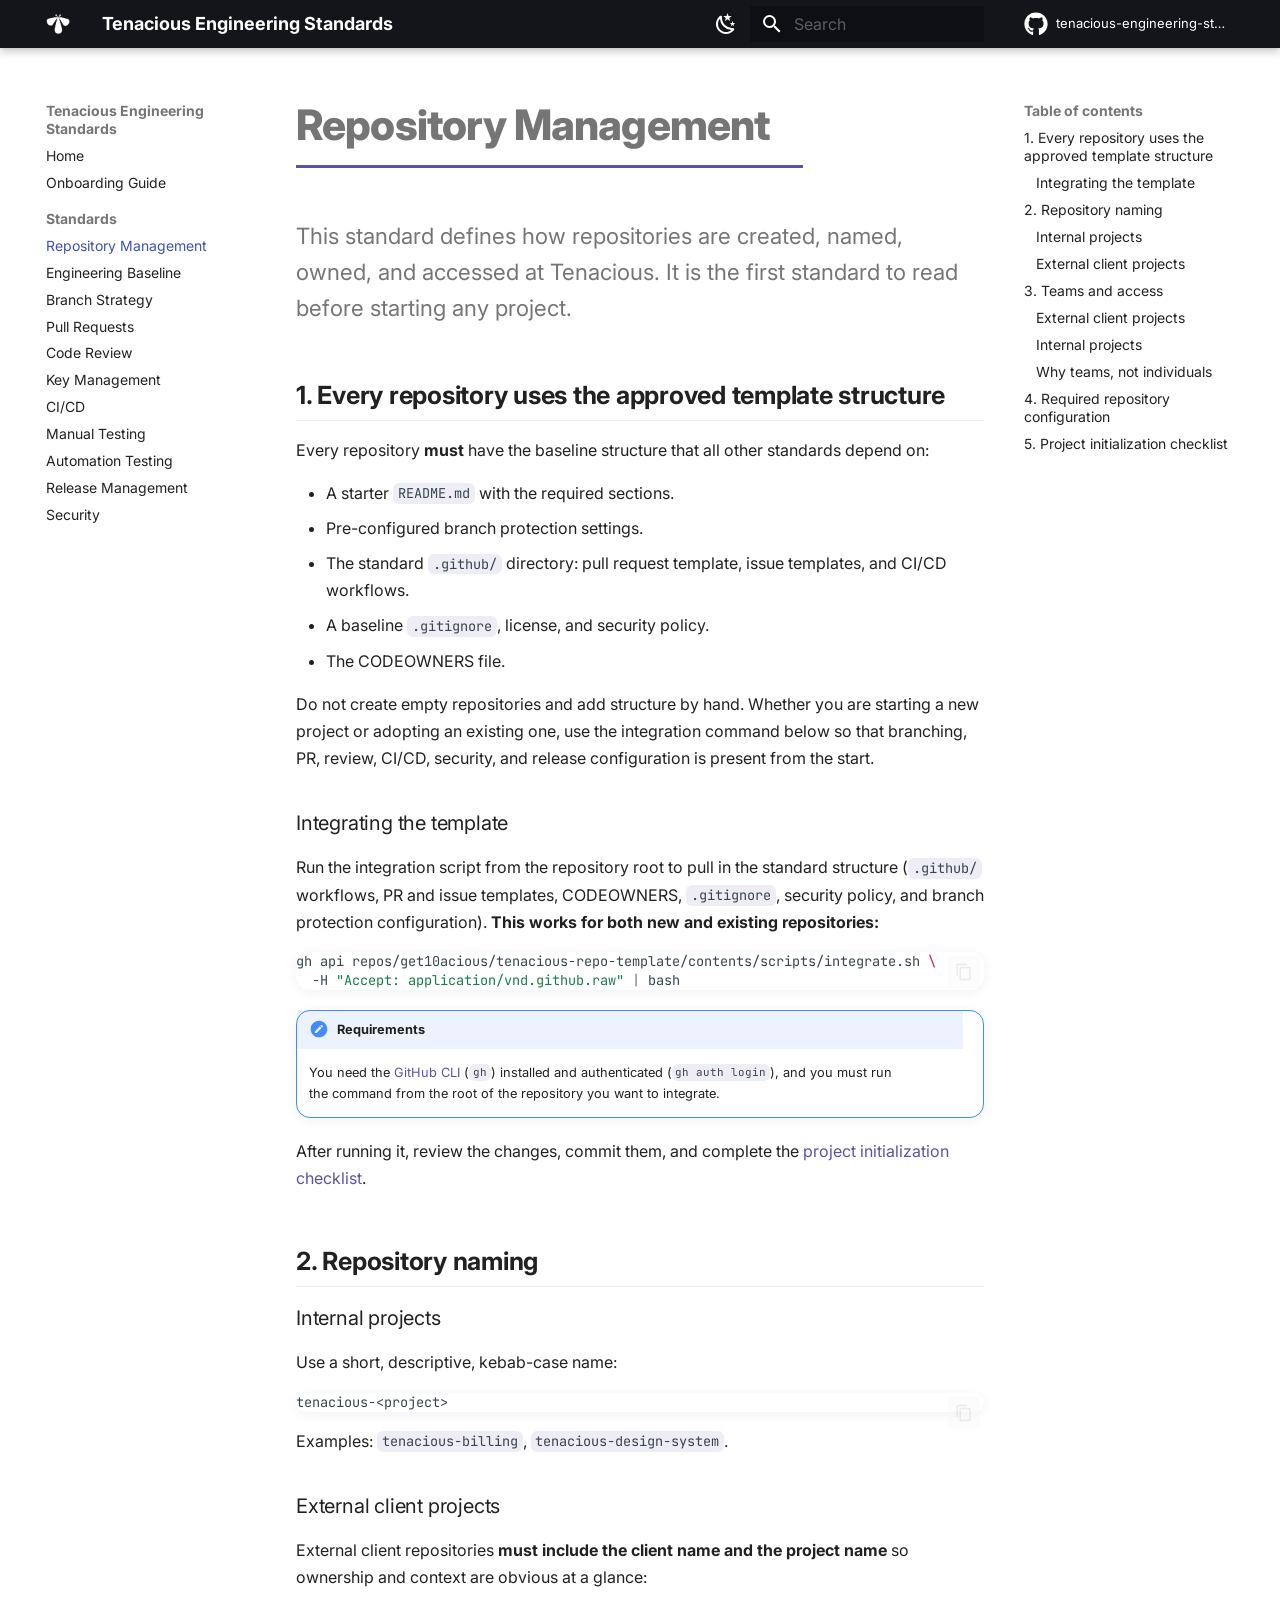
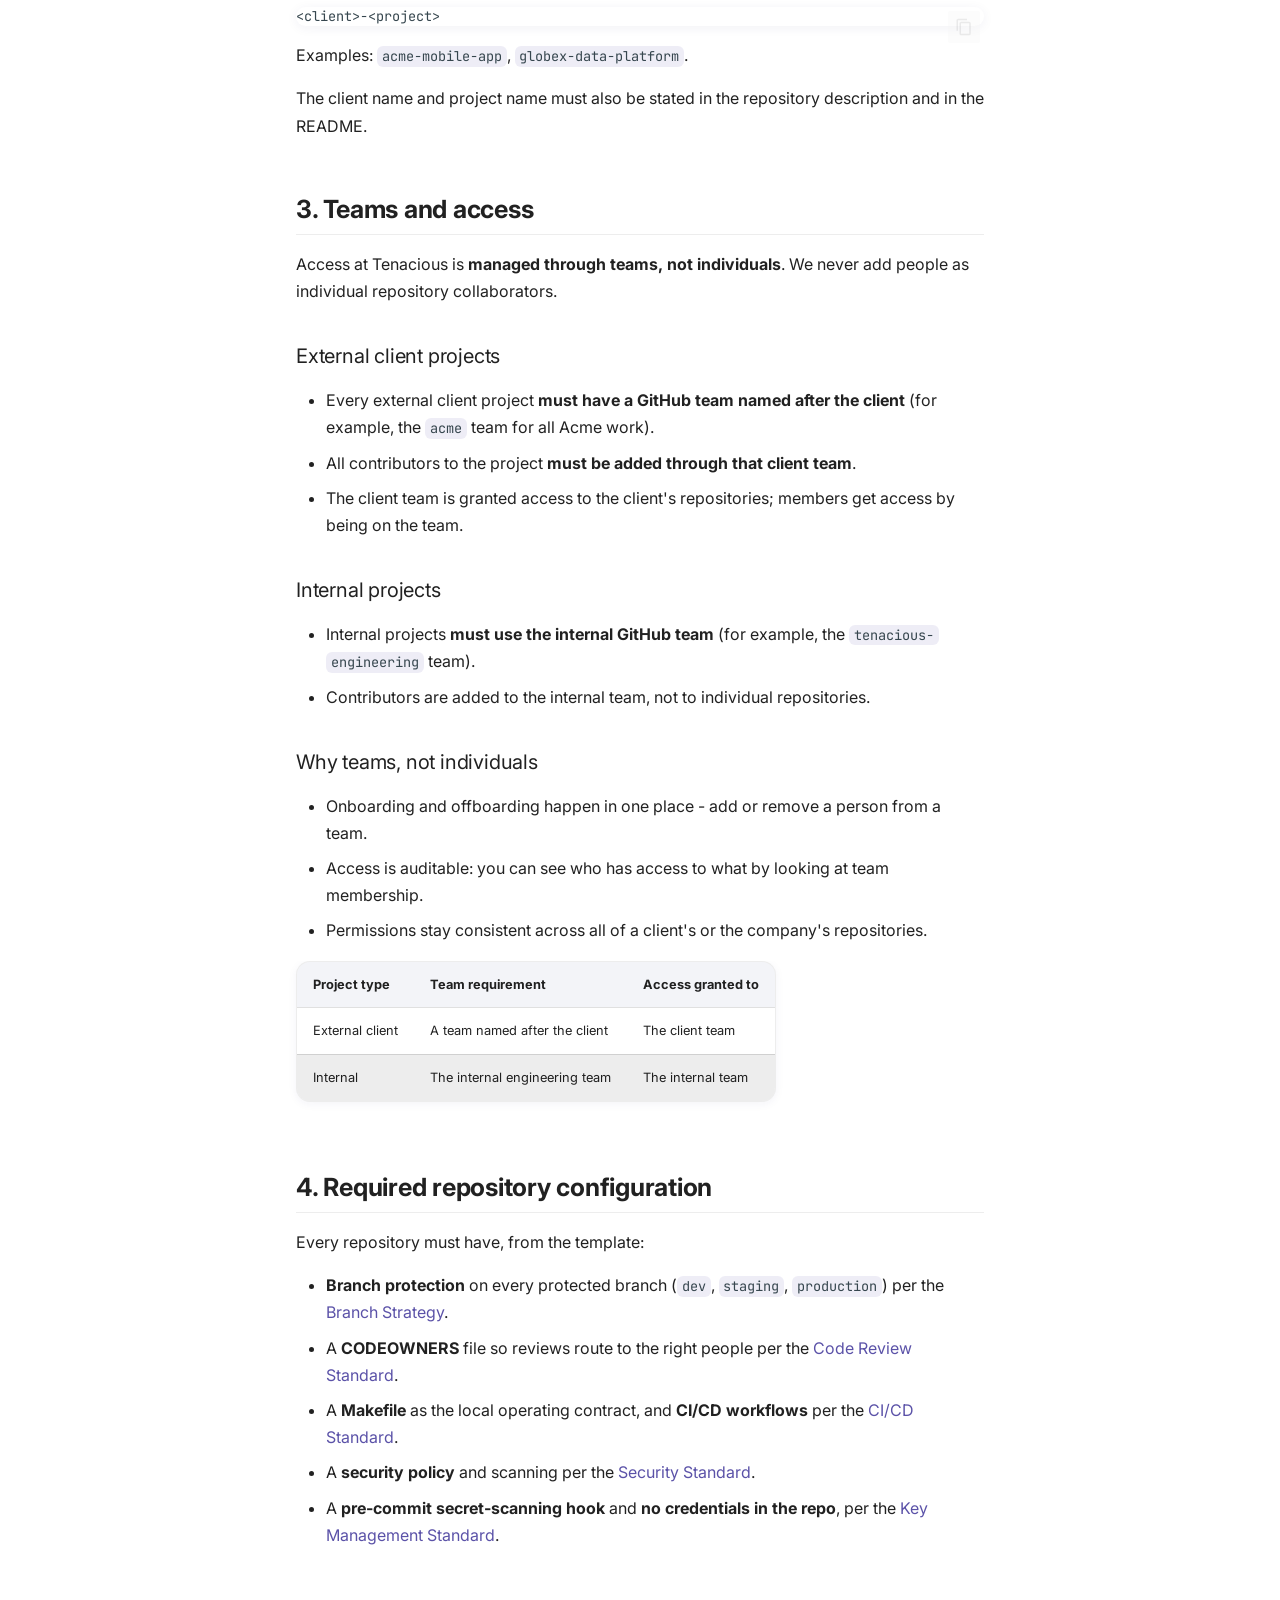
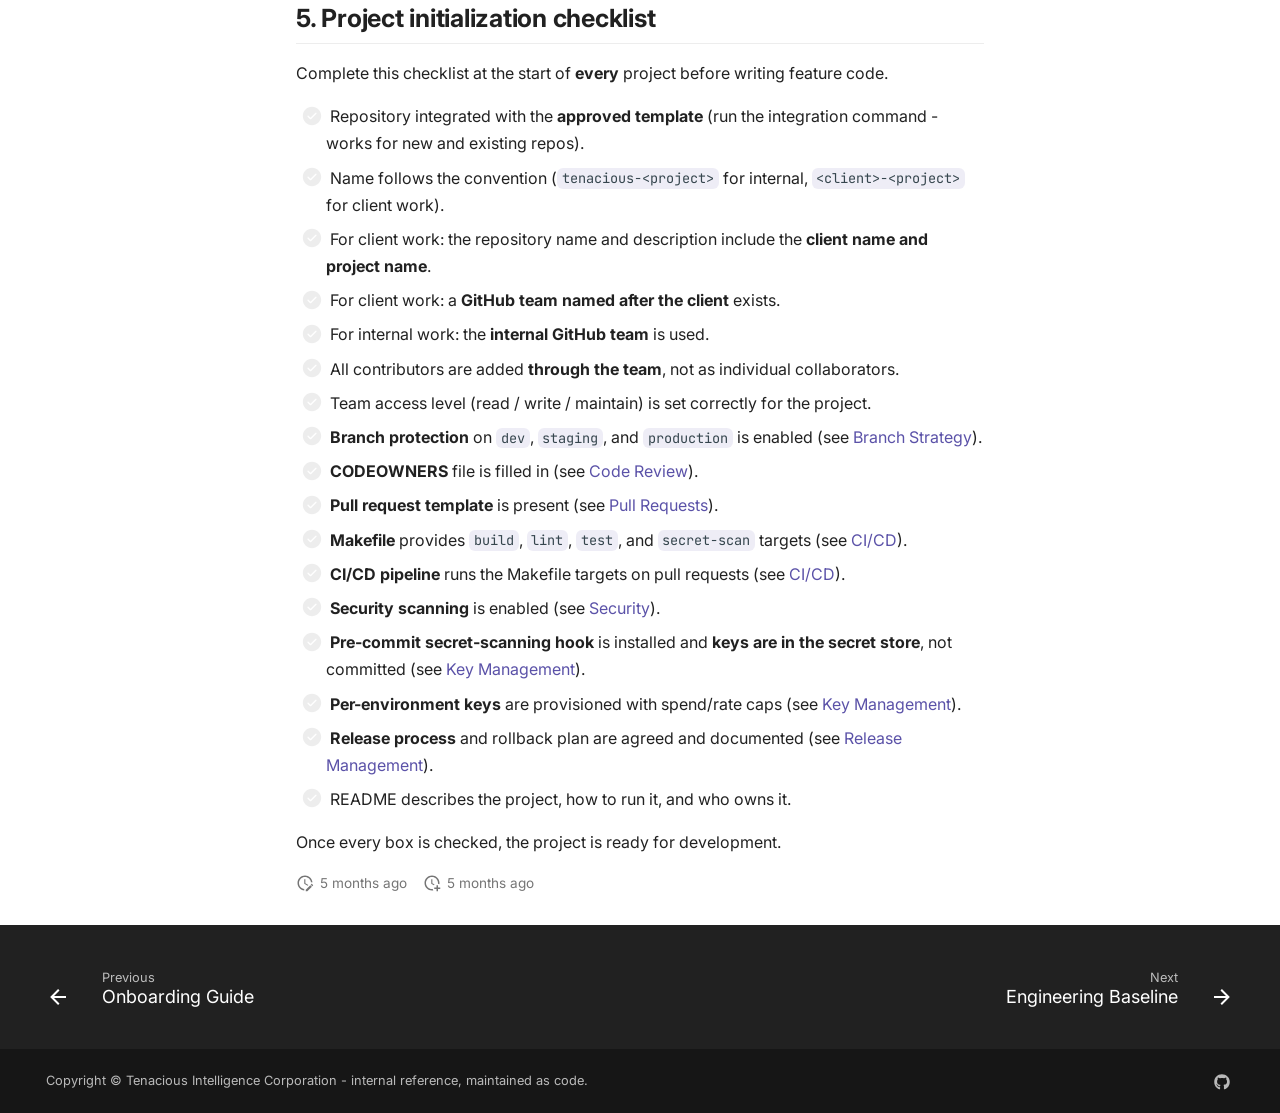
<file: repository-management-standard/index.html>
<!doctype html>
<html lang="en" class="no-js">
  <head>
    
      <meta charset="utf-8">
      <meta name="viewport" content="width=device-width,initial-scale=1">
      
        <meta name="description" content="The official reference for engineering standards at Tenacious.">
      
      
        <meta name="author" content="Tenacious Intelligence Corporation">
      
      
        <link rel="canonical" href="https://nuryenigusmekonen.github.io/tenacious-engineering-standards/repository-management-standard/">
      
      
        <link rel="prev" href="../onboarding-guide/">
      
      
        <link rel="next" href="../engineering-baseline-standard/">
      
      
        
      
      
      <link rel="icon" href="../assets/favicon.png">
      <meta name="generator" content="mkdocs-1.6.1, mkdocs-material-9.7.6">
    
    
      
        <title>Repository Management - Tenacious Engineering Standards</title>
      
    
    
      <link rel="stylesheet" href="../assets/stylesheets/main.484c7ddc.min.css">
      
        
        <link rel="stylesheet" href="../assets/stylesheets/palette.ab4e12ef.min.css">
      
      


    
    
      
    
    
      
        
        
        <link rel="preconnect" href="https://fonts.gstatic.com" crossorigin>
        <link rel="stylesheet" href="https://fonts.googleapis.com/css?family=Inter:300,300i,400,400i,700,700i%7CJetBrains+Mono:400,400i,700,700i&display=fallback">
        <style>:root{--md-text-font:"Inter";--md-code-font:"JetBrains Mono"}</style>
      
    
    
      <link rel="stylesheet" href="../css/timeago.css">
    
      <link rel="stylesheet" href="../assets/extra.css">
    
    <script>__md_scope=new URL("..",location),__md_hash=e=>[...e].reduce(((e,_)=>(e<<5)-e+_.charCodeAt(0)),0),__md_get=(e,_=localStorage,t=__md_scope)=>JSON.parse(_.getItem(t.pathname+"."+e)),__md_set=(e,_,t=localStorage,a=__md_scope)=>{try{t.setItem(a.pathname+"."+e,JSON.stringify(_))}catch(e){}}</script>
    
      

    
    
  </head>
  
  
    
    
      
    
    
    
    
    <body dir="ltr" data-md-color-scheme="default" data-md-color-primary="black" data-md-color-accent="deep-purple">
  
    
    <input class="md-toggle" data-md-toggle="drawer" type="checkbox" id="__drawer" autocomplete="off">
    <input class="md-toggle" data-md-toggle="search" type="checkbox" id="__search" autocomplete="off">
    <label class="md-overlay" for="__drawer"></label>
    <div data-md-component="skip">
      
        
        <a href="#repository-management" class="md-skip">
          Skip to content
        </a>
      
    </div>
    <div data-md-component="announce">
      
    </div>
    
    
      

  

<header class="md-header md-header--shadow" data-md-component="header">
  <nav class="md-header__inner md-grid" aria-label="Header">
    <a href=".." title="Tenacious Engineering Standards" class="md-header__button md-logo" aria-label="Tenacious Engineering Standards" data-md-component="logo">
      
  <img src="../assets/mark-white.png" alt="logo">

    </a>
    <label class="md-header__button md-icon" for="__drawer">
      
      <svg xmlns="http://www.w3.org/2000/svg" viewBox="0 0 24 24"><path d="M3 6h18v2H3zm0 5h18v2H3zm0 5h18v2H3z"/></svg>
    </label>
    <div class="md-header__title" data-md-component="header-title">
      <div class="md-header__ellipsis">
        <div class="md-header__topic">
          <span class="md-ellipsis">
            Tenacious Engineering Standards
          </span>
        </div>
        <div class="md-header__topic" data-md-component="header-topic">
          <span class="md-ellipsis">
            
              Repository Management
            
          </span>
        </div>
      </div>
    </div>
    
      
        <form class="md-header__option" data-md-component="palette">
  
    
    
    
    <input class="md-option" data-md-color-media="(prefers-color-scheme: light)" data-md-color-scheme="default" data-md-color-primary="black" data-md-color-accent="deep-purple"  aria-label="Switch to dark mode"  type="radio" name="__palette" id="__palette_0">
    
      <label class="md-header__button md-icon" title="Switch to dark mode" for="__palette_1" hidden>
        <svg xmlns="http://www.w3.org/2000/svg" viewBox="0 0 24 24"><path d="m17.75 4.09-2.53 1.94.91 3.06-2.63-1.81-2.63 1.81.91-3.06-2.53-1.94L12.44 4l1.06-3 1.06 3zm3.5 6.91-1.64 1.25.59 1.98-1.7-1.17-1.7 1.17.59-1.98L15.75 11l2.06-.05L18.5 9l.69 1.95zm-2.28 4.95c.83-.08 1.72 1.1 1.19 1.85-.32.45-.66.87-1.08 1.27C15.17 23 8.84 23 4.94 19.07c-3.91-3.9-3.91-10.24 0-14.14.4-.4.82-.76 1.27-1.08.75-.53 1.93.36 1.85 1.19-.27 2.86.69 5.83 2.89 8.02a9.96 9.96 0 0 0 8.02 2.89m-1.64 2.02a12.08 12.08 0 0 1-7.8-3.47c-2.17-2.19-3.33-5-3.49-7.82-2.81 3.14-2.7 7.96.31 10.98 3.02 3.01 7.84 3.12 10.98.31"/></svg>
      </label>
    
  
    
    
    
    <input class="md-option" data-md-color-media="(prefers-color-scheme: dark)" data-md-color-scheme="slate" data-md-color-primary="black" data-md-color-accent="deep-purple"  aria-label="Switch to light mode"  type="radio" name="__palette" id="__palette_1">
    
      <label class="md-header__button md-icon" title="Switch to light mode" for="__palette_0" hidden>
        <svg xmlns="http://www.w3.org/2000/svg" viewBox="0 0 24 24"><path d="M12 7a5 5 0 0 1 5 5 5 5 0 0 1-5 5 5 5 0 0 1-5-5 5 5 0 0 1 5-5m0 2a3 3 0 0 0-3 3 3 3 0 0 0 3 3 3 3 0 0 0 3-3 3 3 0 0 0-3-3m0-7 2.39 3.42C13.65 5.15 12.84 5 12 5s-1.65.15-2.39.42zM3.34 7l4.16-.35A7.2 7.2 0 0 0 5.94 8.5c-.44.74-.69 1.5-.83 2.29zm.02 10 1.76-3.77a7.131 7.131 0 0 0 2.38 4.14zM20.65 7l-1.77 3.79a7.02 7.02 0 0 0-2.38-4.15zm-.01 10-4.14.36c.59-.51 1.12-1.14 1.54-1.86.42-.73.69-1.5.83-2.29zM12 22l-2.41-3.44c.74.27 1.55.44 2.41.44.82 0 1.63-.17 2.37-.44z"/></svg>
      </label>
    
  
</form>
      
    
    
      <script>var palette=__md_get("__palette");if(palette&&palette.color){if("(prefers-color-scheme)"===palette.color.media){var media=matchMedia("(prefers-color-scheme: light)"),input=document.querySelector(media.matches?"[data-md-color-media='(prefers-color-scheme: light)']":"[data-md-color-media='(prefers-color-scheme: dark)']");palette.color.media=input.getAttribute("data-md-color-media"),palette.color.scheme=input.getAttribute("data-md-color-scheme"),palette.color.primary=input.getAttribute("data-md-color-primary"),palette.color.accent=input.getAttribute("data-md-color-accent")}for(var[key,value]of Object.entries(palette.color))document.body.setAttribute("data-md-color-"+key,value)}</script>
    
    
    
      
      
        <label class="md-header__button md-icon" for="__search">
          
          <svg xmlns="http://www.w3.org/2000/svg" viewBox="0 0 24 24"><path d="M9.5 3A6.5 6.5 0 0 1 16 9.5c0 1.61-.59 3.09-1.56 4.23l.27.27h.79l5 5-1.5 1.5-5-5v-.79l-.27-.27A6.52 6.52 0 0 1 9.5 16 6.5 6.5 0 0 1 3 9.5 6.5 6.5 0 0 1 9.5 3m0 2C7 5 5 7 5 9.5S7 14 9.5 14 14 12 14 9.5 12 5 9.5 5"/></svg>
        </label>
        <div class="md-search" data-md-component="search" role="dialog">
  <label class="md-search__overlay" for="__search"></label>
  <div class="md-search__inner" role="search">
    <form class="md-search__form" name="search">
      <input type="text" class="md-search__input" name="query" aria-label="Search" placeholder="Search" autocapitalize="off" autocorrect="off" autocomplete="off" spellcheck="false" data-md-component="search-query" required>
      <label class="md-search__icon md-icon" for="__search">
        
        <svg xmlns="http://www.w3.org/2000/svg" viewBox="0 0 24 24"><path d="M9.5 3A6.5 6.5 0 0 1 16 9.5c0 1.61-.59 3.09-1.56 4.23l.27.27h.79l5 5-1.5 1.5-5-5v-.79l-.27-.27A6.52 6.52 0 0 1 9.5 16 6.5 6.5 0 0 1 3 9.5 6.5 6.5 0 0 1 9.5 3m0 2C7 5 5 7 5 9.5S7 14 9.5 14 14 12 14 9.5 12 5 9.5 5"/></svg>
        
        <svg xmlns="http://www.w3.org/2000/svg" viewBox="0 0 24 24"><path d="M20 11v2H8l5.5 5.5-1.42 1.42L4.16 12l7.92-7.92L13.5 5.5 8 11z"/></svg>
      </label>
      <nav class="md-search__options" aria-label="Search">
        
          <a href="javascript:void(0)" class="md-search__icon md-icon" title="Share" aria-label="Share" data-clipboard data-clipboard-text="" data-md-component="search-share" tabindex="-1">
            
            <svg xmlns="http://www.w3.org/2000/svg" viewBox="0 0 24 24"><path d="M18 16.08c-.76 0-1.44.3-1.96.77L8.91 12.7c.05-.23.09-.46.09-.7s-.04-.47-.09-.7l7.05-4.11c.54.5 1.25.81 2.04.81a3 3 0 0 0 3-3 3 3 0 0 0-3-3 3 3 0 0 0-3 3c0 .24.04.47.09.7L8.04 9.81C7.5 9.31 6.79 9 6 9a3 3 0 0 0-3 3 3 3 0 0 0 3 3c.79 0 1.5-.31 2.04-.81l7.12 4.15c-.05.21-.08.43-.08.66 0 1.61 1.31 2.91 2.92 2.91s2.92-1.3 2.92-2.91A2.92 2.92 0 0 0 18 16.08"/></svg>
          </a>
        
        <button type="reset" class="md-search__icon md-icon" title="Clear" aria-label="Clear" tabindex="-1">
          
          <svg xmlns="http://www.w3.org/2000/svg" viewBox="0 0 24 24"><path d="M19 6.41 17.59 5 12 10.59 6.41 5 5 6.41 10.59 12 5 17.59 6.41 19 12 13.41 17.59 19 19 17.59 13.41 12z"/></svg>
        </button>
      </nav>
      
        <div class="md-search__suggest" data-md-component="search-suggest"></div>
      
    </form>
    <div class="md-search__output">
      <div class="md-search__scrollwrap" tabindex="0" data-md-scrollfix>
        <div class="md-search-result" data-md-component="search-result">
          <div class="md-search-result__meta">
            Initializing search
          </div>
          <ol class="md-search-result__list" role="presentation"></ol>
        </div>
      </div>
    </div>
  </div>
</div>
      
    
    
      <div class="md-header__source">
        <a href="https://github.com/NuryeNigusMekonen/tenacious-engineering-standards" title="Go to repository" class="md-source" data-md-component="source">
  <div class="md-source__icon md-icon">
    
    <svg xmlns="http://www.w3.org/2000/svg" viewBox="0 0 512 512"><!--! Font Awesome Free 7.1.0 by @fontawesome - https://fontawesome.com License - https://fontawesome.com/license/free (Icons: CC BY 4.0, Fonts: SIL OFL 1.1, Code: MIT License) Copyright 2025 Fonticons, Inc.--><path d="M173.9 397.4c0 2-2.3 3.6-5.2 3.6-3.3.3-5.6-1.3-5.6-3.6 0-2 2.3-3.6 5.2-3.6 3-.3 5.6 1.3 5.6 3.6m-31.1-4.5c-.7 2 1.3 4.3 4.3 4.9 2.6 1 5.6 0 6.2-2s-1.3-4.3-4.3-5.2c-2.6-.7-5.5.3-6.2 2.3m44.2-1.7c-2.9.7-4.9 2.6-4.6 4.9.3 2 2.9 3.3 5.9 2.6 2.9-.7 4.9-2.6 4.6-4.6-.3-1.9-3-3.2-5.9-2.9M252.8 8C114.1 8 8 113.3 8 252c0 110.9 69.8 205.8 169.5 239.2 12.8 2.3 17.3-5.6 17.3-12.1 0-6.2-.3-40.4-.3-61.4 0 0-70 15-84.7-29.8 0 0-11.4-29.1-27.8-36.6 0 0-22.9-15.7 1.6-15.4 0 0 24.9 2 38.6 25.8 21.9 38.6 58.6 27.5 72.9 20.9 2.3-16 8.8-27.1 16-33.7-55.9-6.2-112.3-14.3-112.3-110.5 0-27.5 7.6-41.3 23.6-58.9-2.6-6.5-11.1-33.3 2.6-67.9 20.9-6.5 69 27 69 27 20-5.6 41.5-8.5 62.8-8.5s42.8 2.9 62.8 8.5c0 0 48.1-33.6 69-27 13.7 34.7 5.2 61.4 2.6 67.9 16 17.7 25.8 31.5 25.8 58.9 0 96.5-58.9 104.2-114.8 110.5 9.2 7.9 17 22.9 17 46.4 0 33.7-.3 75.4-.3 83.6 0 6.5 4.6 14.4 17.3 12.1C436.2 457.8 504 362.9 504 252 504 113.3 391.5 8 252.8 8M105.2 352.9c-1.3 1-1 3.3.7 5.2 1.6 1.6 3.9 2.3 5.2 1 1.3-1 1-3.3-.7-5.2-1.6-1.6-3.9-2.3-5.2-1m-10.8-8.1c-.7 1.3.3 2.9 2.3 3.9 1.6 1 3.6.7 4.3-.7.7-1.3-.3-2.9-2.3-3.9-2-.6-3.6-.3-4.3.7m32.4 35.6c-1.6 1.3-1 4.3 1.3 6.2 2.3 2.3 5.2 2.6 6.5 1 1.3-1.3.7-4.3-1.3-6.2-2.2-2.3-5.2-2.6-6.5-1m-11.4-14.7c-1.6 1-1.6 3.6 0 5.9s4.3 3.3 5.6 2.3c1.6-1.3 1.6-3.9 0-6.2-1.4-2.3-4-3.3-5.6-2"/></svg>
  </div>
  <div class="md-source__repository">
    tenacious-engineering-standards
  </div>
</a>
      </div>
    
  </nav>
  
</header>
    
    <div class="md-container" data-md-component="container">
      
      
        
          
        
      
      <main class="md-main" data-md-component="main">
        <div class="md-main__inner md-grid">
          
            
              
              <div class="md-sidebar md-sidebar--primary" data-md-component="sidebar" data-md-type="navigation" >
                <div class="md-sidebar__scrollwrap">
                  <div class="md-sidebar__inner">
                    



<nav class="md-nav md-nav--primary" aria-label="Navigation" data-md-level="0">
  <label class="md-nav__title" for="__drawer">
    <a href=".." title="Tenacious Engineering Standards" class="md-nav__button md-logo" aria-label="Tenacious Engineering Standards" data-md-component="logo">
      
  <img src="../assets/mark-white.png" alt="logo">

    </a>
    Tenacious Engineering Standards
  </label>
  
    <div class="md-nav__source">
      <a href="https://github.com/NuryeNigusMekonen/tenacious-engineering-standards" title="Go to repository" class="md-source" data-md-component="source">
  <div class="md-source__icon md-icon">
    
    <svg xmlns="http://www.w3.org/2000/svg" viewBox="0 0 512 512"><!--! Font Awesome Free 7.1.0 by @fontawesome - https://fontawesome.com License - https://fontawesome.com/license/free (Icons: CC BY 4.0, Fonts: SIL OFL 1.1, Code: MIT License) Copyright 2025 Fonticons, Inc.--><path d="M173.9 397.4c0 2-2.3 3.6-5.2 3.6-3.3.3-5.6-1.3-5.6-3.6 0-2 2.3-3.6 5.2-3.6 3-.3 5.6 1.3 5.6 3.6m-31.1-4.5c-.7 2 1.3 4.3 4.3 4.9 2.6 1 5.6 0 6.2-2s-1.3-4.3-4.3-5.2c-2.6-.7-5.5.3-6.2 2.3m44.2-1.7c-2.9.7-4.9 2.6-4.6 4.9.3 2 2.9 3.3 5.9 2.6 2.9-.7 4.9-2.6 4.6-4.6-.3-1.9-3-3.2-5.9-2.9M252.8 8C114.1 8 8 113.3 8 252c0 110.9 69.8 205.8 169.5 239.2 12.8 2.3 17.3-5.6 17.3-12.1 0-6.2-.3-40.4-.3-61.4 0 0-70 15-84.7-29.8 0 0-11.4-29.1-27.8-36.6 0 0-22.9-15.7 1.6-15.4 0 0 24.9 2 38.6 25.8 21.9 38.6 58.6 27.5 72.9 20.9 2.3-16 8.8-27.1 16-33.7-55.9-6.2-112.3-14.3-112.3-110.5 0-27.5 7.6-41.3 23.6-58.9-2.6-6.5-11.1-33.3 2.6-67.9 20.9-6.5 69 27 69 27 20-5.6 41.5-8.5 62.8-8.5s42.8 2.9 62.8 8.5c0 0 48.1-33.6 69-27 13.7 34.7 5.2 61.4 2.6 67.9 16 17.7 25.8 31.5 25.8 58.9 0 96.5-58.9 104.2-114.8 110.5 9.2 7.9 17 22.9 17 46.4 0 33.7-.3 75.4-.3 83.6 0 6.5 4.6 14.4 17.3 12.1C436.2 457.8 504 362.9 504 252 504 113.3 391.5 8 252.8 8M105.2 352.9c-1.3 1-1 3.3.7 5.2 1.6 1.6 3.9 2.3 5.2 1 1.3-1 1-3.3-.7-5.2-1.6-1.6-3.9-2.3-5.2-1m-10.8-8.1c-.7 1.3.3 2.9 2.3 3.9 1.6 1 3.6.7 4.3-.7.7-1.3-.3-2.9-2.3-3.9-2-.6-3.6-.3-4.3.7m32.4 35.6c-1.6 1.3-1 4.3 1.3 6.2 2.3 2.3 5.2 2.6 6.5 1 1.3-1.3.7-4.3-1.3-6.2-2.2-2.3-5.2-2.6-6.5-1m-11.4-14.7c-1.6 1-1.6 3.6 0 5.9s4.3 3.3 5.6 2.3c1.6-1.3 1.6-3.9 0-6.2-1.4-2.3-4-3.3-5.6-2"/></svg>
  </div>
  <div class="md-source__repository">
    tenacious-engineering-standards
  </div>
</a>
    </div>
  
  <ul class="md-nav__list" data-md-scrollfix>
    
      
      
  
  
  
  
    <li class="md-nav__item">
      <a href=".." class="md-nav__link">
        
  
  
  <span class="md-ellipsis">
    
  
    Home
  

    
  </span>
  
  

      </a>
    </li>
  

    
      
      
  
  
  
  
    <li class="md-nav__item">
      <a href="../onboarding-guide/" class="md-nav__link">
        
  
  
  <span class="md-ellipsis">
    
  
    Onboarding Guide
  

    
  </span>
  
  

      </a>
    </li>
  

    
      
      
  
  
    
  
  
  
    
    
      
        
      
        
      
        
      
        
      
        
      
        
      
        
      
        
      
        
      
        
      
        
      
    
    
    
      
        
        
      
    
    
    <li class="md-nav__item md-nav__item--active md-nav__item--section md-nav__item--nested">
      
        
        
        <input class="md-nav__toggle md-toggle " type="checkbox" id="__nav_3" checked>
        
          
          <label class="md-nav__link" for="__nav_3" id="__nav_3_label" tabindex="">
            
  
  
  <span class="md-ellipsis">
    
  
    Standards
  

    
  </span>
  
  

            <span class="md-nav__icon md-icon"></span>
          </label>
        
        <nav class="md-nav" data-md-level="1" aria-labelledby="__nav_3_label" aria-expanded="true">
          <label class="md-nav__title" for="__nav_3">
            <span class="md-nav__icon md-icon"></span>
            
  
    Standards
  

          </label>
          <ul class="md-nav__list" data-md-scrollfix>
            
              
                
  
  
    
  
  
  
    <li class="md-nav__item md-nav__item--active">
      
      <input class="md-nav__toggle md-toggle" type="checkbox" id="__toc">
      
      
        
      
      
        <label class="md-nav__link md-nav__link--active" for="__toc">
          
  
  
  <span class="md-ellipsis">
    
  
    Repository Management
  

    
  </span>
  
  

          <span class="md-nav__icon md-icon"></span>
        </label>
      
      <a href="./" class="md-nav__link md-nav__link--active">
        
  
  
  <span class="md-ellipsis">
    
  
    Repository Management
  

    
  </span>
  
  

      </a>
      
        

<nav class="md-nav md-nav--secondary" aria-label="Table of contents">
  
  
  
    
  
  
    <label class="md-nav__title" for="__toc">
      <span class="md-nav__icon md-icon"></span>
      Table of contents
    </label>
    <ul class="md-nav__list" data-md-component="toc" data-md-scrollfix>
      
        <li class="md-nav__item">
  <a href="#1-every-repository-uses-the-approved-template-structure" class="md-nav__link">
    <span class="md-ellipsis">
      
        1. Every repository uses the approved template structure
      
    </span>
  </a>
  
    <nav class="md-nav" aria-label="1. Every repository uses the approved template structure">
      <ul class="md-nav__list">
        
          <li class="md-nav__item">
  <a href="#integrating-the-template" class="md-nav__link">
    <span class="md-ellipsis">
      
        Integrating the template
      
    </span>
  </a>
  
</li>
        
      </ul>
    </nav>
  
</li>
      
        <li class="md-nav__item">
  <a href="#2-repository-naming" class="md-nav__link">
    <span class="md-ellipsis">
      
        2. Repository naming
      
    </span>
  </a>
  
    <nav class="md-nav" aria-label="2. Repository naming">
      <ul class="md-nav__list">
        
          <li class="md-nav__item">
  <a href="#internal-projects" class="md-nav__link">
    <span class="md-ellipsis">
      
        Internal projects
      
    </span>
  </a>
  
</li>
        
          <li class="md-nav__item">
  <a href="#external-client-projects" class="md-nav__link">
    <span class="md-ellipsis">
      
        External client projects
      
    </span>
  </a>
  
</li>
        
      </ul>
    </nav>
  
</li>
      
        <li class="md-nav__item">
  <a href="#3-teams-and-access" class="md-nav__link">
    <span class="md-ellipsis">
      
        3. Teams and access
      
    </span>
  </a>
  
    <nav class="md-nav" aria-label="3. Teams and access">
      <ul class="md-nav__list">
        
          <li class="md-nav__item">
  <a href="#external-client-projects_1" class="md-nav__link">
    <span class="md-ellipsis">
      
        External client projects
      
    </span>
  </a>
  
</li>
        
          <li class="md-nav__item">
  <a href="#internal-projects_1" class="md-nav__link">
    <span class="md-ellipsis">
      
        Internal projects
      
    </span>
  </a>
  
</li>
        
          <li class="md-nav__item">
  <a href="#why-teams-not-individuals" class="md-nav__link">
    <span class="md-ellipsis">
      
        Why teams, not individuals
      
    </span>
  </a>
  
</li>
        
      </ul>
    </nav>
  
</li>
      
        <li class="md-nav__item">
  <a href="#4-required-repository-configuration" class="md-nav__link">
    <span class="md-ellipsis">
      
        4. Required repository configuration
      
    </span>
  </a>
  
</li>
      
        <li class="md-nav__item">
  <a href="#5-project-initialization-checklist" class="md-nav__link">
    <span class="md-ellipsis">
      
        5. Project initialization checklist
      
    </span>
  </a>
  
</li>
      
    </ul>
  
</nav>
      
    </li>
  

              
            
              
                
  
  
  
  
    <li class="md-nav__item">
      <a href="../engineering-baseline-standard/" class="md-nav__link">
        
  
  
  <span class="md-ellipsis">
    
  
    Engineering Baseline
  

    
  </span>
  
  

      </a>
    </li>
  

              
            
              
                
  
  
  
  
    <li class="md-nav__item">
      <a href="../branching-standard/" class="md-nav__link">
        
  
  
  <span class="md-ellipsis">
    
  
    Branch Strategy
  

    
  </span>
  
  

      </a>
    </li>
  

              
            
              
                
  
  
  
  
    <li class="md-nav__item">
      <a href="../pull-request-standard/" class="md-nav__link">
        
  
  
  <span class="md-ellipsis">
    
  
    Pull Requests
  

    
  </span>
  
  

      </a>
    </li>
  

              
            
              
                
  
  
  
  
    <li class="md-nav__item">
      <a href="../code-review-standard/" class="md-nav__link">
        
  
  
  <span class="md-ellipsis">
    
  
    Code Review
  

    
  </span>
  
  

      </a>
    </li>
  

              
            
              
                
  
  
  
  
    <li class="md-nav__item">
      <a href="../secrets-management-standard/" class="md-nav__link">
        
  
  
  <span class="md-ellipsis">
    
  
    Key Management
  

    
  </span>
  
  

      </a>
    </li>
  

              
            
              
                
  
  
  
  
    <li class="md-nav__item">
      <a href="../ci-cd-standard/" class="md-nav__link">
        
  
  
  <span class="md-ellipsis">
    
  
    CI/CD
  

    
  </span>
  
  

      </a>
    </li>
  

              
            
              
                
  
  
  
  
    <li class="md-nav__item">
      <a href="../manual-testing-standard/" class="md-nav__link">
        
  
  
  <span class="md-ellipsis">
    
  
    Manual Testing
  

    
  </span>
  
  

      </a>
    </li>
  

              
            
              
                
  
  
  
  
    <li class="md-nav__item">
      <a href="../automation-testing-standard/" class="md-nav__link">
        
  
  
  <span class="md-ellipsis">
    
  
    Automation Testing
  

    
  </span>
  
  

      </a>
    </li>
  

              
            
              
                
  
  
  
  
    <li class="md-nav__item">
      <a href="../release-management-standard/" class="md-nav__link">
        
  
  
  <span class="md-ellipsis">
    
  
    Release Management
  

    
  </span>
  
  

      </a>
    </li>
  

              
            
              
                
  
  
  
  
    <li class="md-nav__item">
      <a href="../security-standard/" class="md-nav__link">
        
  
  
  <span class="md-ellipsis">
    
  
    Security
  

    
  </span>
  
  

      </a>
    </li>
  

              
            
          </ul>
        </nav>
      
    </li>
  

    
  </ul>
</nav>
                  </div>
                </div>
              </div>
            
            
              
              <div class="md-sidebar md-sidebar--secondary" data-md-component="sidebar" data-md-type="toc" >
                <div class="md-sidebar__scrollwrap">
                  <div class="md-sidebar__inner">
                    

<nav class="md-nav md-nav--secondary" aria-label="Table of contents">
  
  
  
    
  
  
    <label class="md-nav__title" for="__toc">
      <span class="md-nav__icon md-icon"></span>
      Table of contents
    </label>
    <ul class="md-nav__list" data-md-component="toc" data-md-scrollfix>
      
        <li class="md-nav__item">
  <a href="#1-every-repository-uses-the-approved-template-structure" class="md-nav__link">
    <span class="md-ellipsis">
      
        1. Every repository uses the approved template structure
      
    </span>
  </a>
  
    <nav class="md-nav" aria-label="1. Every repository uses the approved template structure">
      <ul class="md-nav__list">
        
          <li class="md-nav__item">
  <a href="#integrating-the-template" class="md-nav__link">
    <span class="md-ellipsis">
      
        Integrating the template
      
    </span>
  </a>
  
</li>
        
      </ul>
    </nav>
  
</li>
      
        <li class="md-nav__item">
  <a href="#2-repository-naming" class="md-nav__link">
    <span class="md-ellipsis">
      
        2. Repository naming
      
    </span>
  </a>
  
    <nav class="md-nav" aria-label="2. Repository naming">
      <ul class="md-nav__list">
        
          <li class="md-nav__item">
  <a href="#internal-projects" class="md-nav__link">
    <span class="md-ellipsis">
      
        Internal projects
      
    </span>
  </a>
  
</li>
        
          <li class="md-nav__item">
  <a href="#external-client-projects" class="md-nav__link">
    <span class="md-ellipsis">
      
        External client projects
      
    </span>
  </a>
  
</li>
        
      </ul>
    </nav>
  
</li>
      
        <li class="md-nav__item">
  <a href="#3-teams-and-access" class="md-nav__link">
    <span class="md-ellipsis">
      
        3. Teams and access
      
    </span>
  </a>
  
    <nav class="md-nav" aria-label="3. Teams and access">
      <ul class="md-nav__list">
        
          <li class="md-nav__item">
  <a href="#external-client-projects_1" class="md-nav__link">
    <span class="md-ellipsis">
      
        External client projects
      
    </span>
  </a>
  
</li>
        
          <li class="md-nav__item">
  <a href="#internal-projects_1" class="md-nav__link">
    <span class="md-ellipsis">
      
        Internal projects
      
    </span>
  </a>
  
</li>
        
          <li class="md-nav__item">
  <a href="#why-teams-not-individuals" class="md-nav__link">
    <span class="md-ellipsis">
      
        Why teams, not individuals
      
    </span>
  </a>
  
</li>
        
      </ul>
    </nav>
  
</li>
      
        <li class="md-nav__item">
  <a href="#4-required-repository-configuration" class="md-nav__link">
    <span class="md-ellipsis">
      
        4. Required repository configuration
      
    </span>
  </a>
  
</li>
      
        <li class="md-nav__item">
  <a href="#5-project-initialization-checklist" class="md-nav__link">
    <span class="md-ellipsis">
      
        5. Project initialization checklist
      
    </span>
  </a>
  
</li>
      
    </ul>
  
</nav>
                  </div>
                </div>
              </div>
            
          
          
            <div class="md-content" data-md-component="content">
              
              <article class="md-content__inner md-typeset">
                
                  



<h1 id="repository-management">Repository Management<a class="headerlink" href="#repository-management" title="Permanent link">&para;</a></h1>
<p>This standard defines how repositories are created, named, owned, and accessed at Tenacious.
It is the first standard to read before starting any project.</p>
<h2 id="1-every-repository-uses-the-approved-template-structure">1. Every repository uses the approved template structure<a class="headerlink" href="#1-every-repository-uses-the-approved-template-structure" title="Permanent link">&para;</a></h2>
<p>Every repository <strong>must</strong> have the baseline structure that all other standards depend on:</p>
<ul>
<li>A starter <code>README.md</code> with the required sections.</li>
<li>Pre-configured branch protection settings.</li>
<li>The standard <code>.github/</code> directory: pull request template, issue templates, and CI/CD workflows.</li>
<li>A baseline <code>.gitignore</code>, license, and security policy.</li>
<li>The CODEOWNERS file.</li>
</ul>
<p>Do not create empty repositories and add structure by hand. Whether you are starting a new project or
adopting an existing one, use the integration command below so that branching, PR, review, CI/CD,
security, and release configuration is present from the start.</p>
<h3 id="integrating-the-template">Integrating the template<a class="headerlink" href="#integrating-the-template" title="Permanent link">&para;</a></h3>
<p>Run the integration script from the repository root to pull in the standard structure (<code>.github/</code>
workflows, PR and issue templates, CODEOWNERS, <code>.gitignore</code>, security policy, and branch protection
configuration). <strong>This works for both new and existing repositories:</strong></p>
<div class="highlight"><pre><span></span><code><a id="__codelineno-0-1" name="__codelineno-0-1" href="#__codelineno-0-1"></a>gh<span class="w"> </span>api<span class="w"> </span>repos/get10acious/tenacious-repo-template/contents/scripts/integrate.sh<span class="w"> </span><span class="se">\</span>
<a id="__codelineno-0-2" name="__codelineno-0-2" href="#__codelineno-0-2"></a><span class="w">  </span>-H<span class="w"> </span><span class="s2">&quot;Accept: application/vnd.github.raw&quot;</span><span class="w"> </span><span class="p">|</span><span class="w"> </span>bash
</code></pre></div>
<div class="admonition note">
<p class="admonition-title">Requirements</p>
<p>You need the <a href="https://cli.github.com/">GitHub CLI</a> (<code>gh</code>) installed and authenticated (<code>gh auth login</code>),
and you must run the command from the root of the repository you want to integrate.</p>
</div>
<p>After running it, review the changes, commit them, and complete the
<a href="#5-project-initialization-checklist">project initialization checklist</a>.</p>
<h2 id="2-repository-naming">2. Repository naming<a class="headerlink" href="#2-repository-naming" title="Permanent link">&para;</a></h2>
<h3 id="internal-projects">Internal projects<a class="headerlink" href="#internal-projects" title="Permanent link">&para;</a></h3>
<p>Use a short, descriptive, kebab-case name:</p>
<div class="highlight"><pre><span></span><code><a id="__codelineno-1-1" name="__codelineno-1-1" href="#__codelineno-1-1"></a>tenacious-&lt;project&gt;
</code></pre></div>
<p>Examples: <code>tenacious-billing</code>, <code>tenacious-design-system</code>.</p>
<h3 id="external-client-projects">External client projects<a class="headerlink" href="#external-client-projects" title="Permanent link">&para;</a></h3>
<p>External client repositories <strong>must include the client name and the project name</strong> so ownership and
context are obvious at a glance:</p>
<div class="highlight"><pre><span></span><code><a id="__codelineno-2-1" name="__codelineno-2-1" href="#__codelineno-2-1"></a>&lt;client&gt;-&lt;project&gt;
</code></pre></div>
<p>Examples: <code>acme-mobile-app</code>, <code>globex-data-platform</code>.</p>
<p>The client name and project name must also be stated in the repository description and in the README.</p>
<h2 id="3-teams-and-access">3. Teams and access<a class="headerlink" href="#3-teams-and-access" title="Permanent link">&para;</a></h2>
<p>Access at Tenacious is <strong>managed through teams, not individuals</strong>. We never add people as individual
repository collaborators.</p>
<h3 id="external-client-projects_1">External client projects<a class="headerlink" href="#external-client-projects_1" title="Permanent link">&para;</a></h3>
<ul>
<li>Every external client project <strong>must have a GitHub team named after the client</strong> (for example, the
  <code>acme</code> team for all Acme work).</li>
<li>All contributors to the project <strong>must be added through that client team</strong>.</li>
<li>The client team is granted access to the client's repositories; members get access by being on the team.</li>
</ul>
<h3 id="internal-projects_1">Internal projects<a class="headerlink" href="#internal-projects_1" title="Permanent link">&para;</a></h3>
<ul>
<li>Internal projects <strong>must use the internal GitHub team</strong> (for example, the <code>tenacious-engineering</code> team).</li>
<li>Contributors are added to the internal team, not to individual repositories.</li>
</ul>
<h3 id="why-teams-not-individuals">Why teams, not individuals<a class="headerlink" href="#why-teams-not-individuals" title="Permanent link">&para;</a></h3>
<ul>
<li>Onboarding and offboarding happen in one place - add or remove a person from a team.</li>
<li>Access is auditable: you can see who has access to what by looking at team membership.</li>
<li>Permissions stay consistent across all of a client's or the company's repositories.</li>
</ul>
<table>
<thead>
<tr>
<th>Project type</th>
<th>Team requirement</th>
<th>Access granted to</th>
</tr>
</thead>
<tbody>
<tr>
<td>External client</td>
<td>A team named after the client</td>
<td>The client team</td>
</tr>
<tr>
<td>Internal</td>
<td>The internal engineering team</td>
<td>The internal team</td>
</tr>
</tbody>
</table>
<h2 id="4-required-repository-configuration">4. Required repository configuration<a class="headerlink" href="#4-required-repository-configuration" title="Permanent link">&para;</a></h2>
<p>Every repository must have, from the template:</p>
<ul>
<li><strong>Branch protection</strong> on every protected branch (<code>dev</code>, <code>staging</code>, <code>production</code>) per the <a href="../branching-standard/">Branch Strategy</a>.</li>
<li>A <strong>CODEOWNERS</strong> file so reviews route to the right people per the <a href="../code-review-standard/">Code Review Standard</a>.</li>
<li>A <strong>Makefile</strong> as the local operating contract, and <strong>CI/CD workflows</strong> per the <a href="../ci-cd-standard/">CI/CD Standard</a>.</li>
<li>A <strong>security policy</strong> and scanning per the <a href="../security-standard/">Security Standard</a>.</li>
<li>A <strong>pre-commit secret-scanning hook</strong> and <strong>no credentials in the repo</strong>, per the <a href="../secrets-management-standard/">Key Management Standard</a>.</li>
</ul>
<h2 id="5-project-initialization-checklist">5. Project initialization checklist<a class="headerlink" href="#5-project-initialization-checklist" title="Permanent link">&para;</a></h2>
<p>Complete this checklist at the start of <strong>every</strong> project before writing feature code.</p>
<ul class="task-list">
<li class="task-list-item"><label class="task-list-control"><input type="checkbox" disabled/><span class="task-list-indicator"></span></label> Repository integrated with the <strong>approved template</strong> (run the integration command - works for new and existing repos).</li>
<li class="task-list-item"><label class="task-list-control"><input type="checkbox" disabled/><span class="task-list-indicator"></span></label> Name follows the convention (<code>tenacious-&lt;project&gt;</code> for internal, <code>&lt;client&gt;-&lt;project&gt;</code> for client work).</li>
<li class="task-list-item"><label class="task-list-control"><input type="checkbox" disabled/><span class="task-list-indicator"></span></label> For client work: the repository name and description include the <strong>client name and project name</strong>.</li>
<li class="task-list-item"><label class="task-list-control"><input type="checkbox" disabled/><span class="task-list-indicator"></span></label> For client work: a <strong>GitHub team named after the client</strong> exists.</li>
<li class="task-list-item"><label class="task-list-control"><input type="checkbox" disabled/><span class="task-list-indicator"></span></label> For internal work: the <strong>internal GitHub team</strong> is used.</li>
<li class="task-list-item"><label class="task-list-control"><input type="checkbox" disabled/><span class="task-list-indicator"></span></label> All contributors are added <strong>through the team</strong>, not as individual collaborators.</li>
<li class="task-list-item"><label class="task-list-control"><input type="checkbox" disabled/><span class="task-list-indicator"></span></label> Team access level (read / write / maintain) is set correctly for the project.</li>
<li class="task-list-item"><label class="task-list-control"><input type="checkbox" disabled/><span class="task-list-indicator"></span></label> <strong>Branch protection</strong> on <code>dev</code>, <code>staging</code>, and <code>production</code> is enabled (see <a href="../branching-standard/">Branch Strategy</a>).</li>
<li class="task-list-item"><label class="task-list-control"><input type="checkbox" disabled/><span class="task-list-indicator"></span></label> <strong>CODEOWNERS</strong> file is filled in (see <a href="../code-review-standard/">Code Review</a>).</li>
<li class="task-list-item"><label class="task-list-control"><input type="checkbox" disabled/><span class="task-list-indicator"></span></label> <strong>Pull request template</strong> is present (see <a href="../pull-request-standard/">Pull Requests</a>).</li>
<li class="task-list-item"><label class="task-list-control"><input type="checkbox" disabled/><span class="task-list-indicator"></span></label> <strong>Makefile</strong> provides <code>build</code>, <code>lint</code>, <code>test</code>, and <code>secret-scan</code> targets (see <a href="../ci-cd-standard/">CI/CD</a>).</li>
<li class="task-list-item"><label class="task-list-control"><input type="checkbox" disabled/><span class="task-list-indicator"></span></label> <strong>CI/CD pipeline</strong> runs the Makefile targets on pull requests (see <a href="../ci-cd-standard/">CI/CD</a>).</li>
<li class="task-list-item"><label class="task-list-control"><input type="checkbox" disabled/><span class="task-list-indicator"></span></label> <strong>Security scanning</strong> is enabled (see <a href="../security-standard/">Security</a>).</li>
<li class="task-list-item"><label class="task-list-control"><input type="checkbox" disabled/><span class="task-list-indicator"></span></label> <strong>Pre-commit secret-scanning hook</strong> is installed and <strong>keys are in the secret store</strong>, not committed (see <a href="../secrets-management-standard/">Key Management</a>).</li>
<li class="task-list-item"><label class="task-list-control"><input type="checkbox" disabled/><span class="task-list-indicator"></span></label> <strong>Per-environment keys</strong> are provisioned with spend/rate caps (see <a href="../secrets-management-standard/">Key Management</a>).</li>
<li class="task-list-item"><label class="task-list-control"><input type="checkbox" disabled/><span class="task-list-indicator"></span></label> <strong>Release process</strong> and rollback plan are agreed and documented (see <a href="../release-management-standard/">Release Management</a>).</li>
<li class="task-list-item"><label class="task-list-control"><input type="checkbox" disabled/><span class="task-list-indicator"></span></label> README describes the project, how to run it, and who owns it.</li>
</ul>
<p>Once every box is checked, the project is ready for development.</p>







  
    
  
  
    
  


  <aside class="md-source-file">
    
      
  <span class="md-source-file__fact">
    <span class="md-icon" title="Last update">
      <svg xmlns="http://www.w3.org/2000/svg" viewBox="0 0 24 24"><path d="M21 13.1c-.1 0-.3.1-.4.2l-1 1 2.1 2.1 1-1c.2-.2.2-.6 0-.8l-1.3-1.3c-.1-.1-.2-.2-.4-.2m-1.9 1.8-6.1 6V23h2.1l6.1-6.1zM12.5 7v5.2l4 2.4-1 1L11 13V7zM11 21.9c-5.1-.5-9-4.8-9-9.9C2 6.5 6.5 2 12 2c5.3 0 9.6 4.1 10 9.3-.3-.1-.6-.2-1-.2s-.7.1-1 .2C19.6 7.2 16.2 4 12 4c-4.4 0-8 3.6-8 8 0 4.1 3.1 7.5 7.1 7.9l-.1.2z"/></svg>
    </span>
    <span class="git-revision-date-localized-plugin git-revision-date-localized-plugin-timeago" title="July 2, 2026 10:05:30 UTC"><span class="timeago" datetime="2026-07-02T10:05:30+00:00" locale="en"></span></span><span class="git-revision-date-localized-plugin git-revision-date-localized-plugin-iso_date" title="July 2, 2026 10:05:30 UTC">2026-07-02</span>
  </span>

    
    
      
  <span class="md-source-file__fact">
    <span class="md-icon" title="Created">
      <svg xmlns="http://www.w3.org/2000/svg" viewBox="0 0 24 24"><path d="M14.47 15.08 11 13V7h1.5v5.25l3.08 1.83c-.41.28-.79.62-1.11 1m-1.39 4.84c-.36.05-.71.08-1.08.08-4.42 0-8-3.58-8-8s3.58-8 8-8 8 3.58 8 8c0 .37-.03.72-.08 1.08.69.1 1.33.32 1.92.64.1-.56.16-1.13.16-1.72 0-5.5-4.5-10-10-10S2 6.5 2 12s4.47 10 10 10c.59 0 1.16-.06 1.72-.16-.32-.59-.54-1.23-.64-1.92M18 15v3h-3v2h3v3h2v-3h3v-2h-3v-3z"/></svg>
    </span>
    <span class="git-revision-date-localized-plugin git-revision-date-localized-plugin-timeago" title="June 26, 2026 12:14:37 UTC"><span class="timeago" datetime="2026-06-26T12:14:37+00:00" locale="en"></span></span><span class="git-revision-date-localized-plugin git-revision-date-localized-plugin-iso_date" title="June 26, 2026 12:14:37 UTC">2026-06-26</span>
  </span>

    
    
    
  </aside>





                
              </article>
            </div>
          
          
<script>var target=document.getElementById(location.hash.slice(1));target&&target.name&&(target.checked=target.name.startsWith("__tabbed_"))</script>
        </div>
        
          <button type="button" class="md-top md-icon" data-md-component="top" hidden>
  
  <svg xmlns="http://www.w3.org/2000/svg" viewBox="0 0 24 24"><path d="M13 20h-2V8l-5.5 5.5-1.42-1.42L12 4.16l7.92 7.92-1.42 1.42L13 8z"/></svg>
  Back to top
</button>
        
      </main>
      
        <footer class="md-footer">
  
    
      
      <nav class="md-footer__inner md-grid" aria-label="Footer" >
        
          
          <a href="../onboarding-guide/" class="md-footer__link md-footer__link--prev" aria-label="Previous: Onboarding Guide">
            <div class="md-footer__button md-icon">
              
              <svg xmlns="http://www.w3.org/2000/svg" viewBox="0 0 24 24"><path d="M20 11v2H8l5.5 5.5-1.42 1.42L4.16 12l7.92-7.92L13.5 5.5 8 11z"/></svg>
            </div>
            <div class="md-footer__title">
              <span class="md-footer__direction">
                Previous
              </span>
              <div class="md-ellipsis">
                Onboarding Guide
              </div>
            </div>
          </a>
        
        
          
          <a href="../engineering-baseline-standard/" class="md-footer__link md-footer__link--next" aria-label="Next: Engineering Baseline">
            <div class="md-footer__title">
              <span class="md-footer__direction">
                Next
              </span>
              <div class="md-ellipsis">
                Engineering Baseline
              </div>
            </div>
            <div class="md-footer__button md-icon">
              
              <svg xmlns="http://www.w3.org/2000/svg" viewBox="0 0 24 24"><path d="M4 11v2h12l-5.5 5.5 1.42 1.42L19.84 12l-7.92-7.92L10.5 5.5 16 11z"/></svg>
            </div>
          </a>
        
      </nav>
    
  
  <div class="md-footer-meta md-typeset">
    <div class="md-footer-meta__inner md-grid">
      <div class="md-copyright">
  
    <div class="md-copyright__highlight">
      Copyright &copy; Tenacious Intelligence Corporation - internal reference, maintained as code.

    </div>
  
  
</div>
      
        
<div class="md-social">
  
    
    
    
    
    <a href="https://github.com/NuryeNigusMekonen/tenacious-engineering-standards" target="_blank" rel="noopener" title="Tenacious on GitHub" class="md-social__link">
      <svg xmlns="http://www.w3.org/2000/svg" viewBox="0 0 512 512"><!--! Font Awesome Free 7.1.0 by @fontawesome - https://fontawesome.com License - https://fontawesome.com/license/free (Icons: CC BY 4.0, Fonts: SIL OFL 1.1, Code: MIT License) Copyright 2025 Fonticons, Inc.--><path d="M173.9 397.4c0 2-2.3 3.6-5.2 3.6-3.3.3-5.6-1.3-5.6-3.6 0-2 2.3-3.6 5.2-3.6 3-.3 5.6 1.3 5.6 3.6m-31.1-4.5c-.7 2 1.3 4.3 4.3 4.9 2.6 1 5.6 0 6.2-2s-1.3-4.3-4.3-5.2c-2.6-.7-5.5.3-6.2 2.3m44.2-1.7c-2.9.7-4.9 2.6-4.6 4.9.3 2 2.9 3.3 5.9 2.6 2.9-.7 4.9-2.6 4.6-4.6-.3-1.9-3-3.2-5.9-2.9M252.8 8C114.1 8 8 113.3 8 252c0 110.9 69.8 205.8 169.5 239.2 12.8 2.3 17.3-5.6 17.3-12.1 0-6.2-.3-40.4-.3-61.4 0 0-70 15-84.7-29.8 0 0-11.4-29.1-27.8-36.6 0 0-22.9-15.7 1.6-15.4 0 0 24.9 2 38.6 25.8 21.9 38.6 58.6 27.5 72.9 20.9 2.3-16 8.8-27.1 16-33.7-55.9-6.2-112.3-14.3-112.3-110.5 0-27.5 7.6-41.3 23.6-58.9-2.6-6.5-11.1-33.3 2.6-67.9 20.9-6.5 69 27 69 27 20-5.6 41.5-8.5 62.8-8.5s42.8 2.9 62.8 8.5c0 0 48.1-33.6 69-27 13.7 34.7 5.2 61.4 2.6 67.9 16 17.7 25.8 31.5 25.8 58.9 0 96.5-58.9 104.2-114.8 110.5 9.2 7.9 17 22.9 17 46.4 0 33.7-.3 75.4-.3 83.6 0 6.5 4.6 14.4 17.3 12.1C436.2 457.8 504 362.9 504 252 504 113.3 391.5 8 252.8 8M105.2 352.9c-1.3 1-1 3.3.7 5.2 1.6 1.6 3.9 2.3 5.2 1 1.3-1 1-3.3-.7-5.2-1.6-1.6-3.9-2.3-5.2-1m-10.8-8.1c-.7 1.3.3 2.9 2.3 3.9 1.6 1 3.6.7 4.3-.7.7-1.3-.3-2.9-2.3-3.9-2-.6-3.6-.3-4.3.7m32.4 35.6c-1.6 1.3-1 4.3 1.3 6.2 2.3 2.3 5.2 2.6 6.5 1 1.3-1.3.7-4.3-1.3-6.2-2.2-2.3-5.2-2.6-6.5-1m-11.4-14.7c-1.6 1-1.6 3.6 0 5.9s4.3 3.3 5.6 2.3c1.6-1.3 1.6-3.9 0-6.2-1.4-2.3-4-3.3-5.6-2"/></svg>
    </a>
  
</div>
      
    </div>
  </div>
</footer>
      
    </div>
    <div class="md-dialog" data-md-component="dialog">
      <div class="md-dialog__inner md-typeset"></div>
    </div>
    
      <div class="md-progress" data-md-component="progress" role="progressbar"></div>
    
    
    
      
      
      <script id="__config" type="application/json">{"annotate": null, "base": "..", "features": ["navigation.instant", "navigation.instant.progress", "navigation.tracking", "navigation.sections", "navigation.top", "navigation.footer", "navigation.indexes", "search.suggest", "search.highlight", "search.share", "content.code.copy", "content.tooltips", "toc.follow"], "search": "../assets/javascripts/workers/search.2c215733.min.js", "tags": null, "translations": {"clipboard.copied": "Copied to clipboard", "clipboard.copy": "Copy to clipboard", "search.result.more.one": "1 more on this page", "search.result.more.other": "# more on this page", "search.result.none": "No matching documents", "search.result.one": "1 matching document", "search.result.other": "# matching documents", "search.result.placeholder": "Type to start searching", "search.result.term.missing": "Missing", "select.version": "Select version"}, "version": null}</script>
    
    
      <script src="../assets/javascripts/bundle.79ae519e.min.js"></script>
      
        <script src="../js/timeago.min.js"></script>
      
        <script src="../js/timeago_mkdocs_material.js"></script>
      
    
  </body>
</html>
</file>
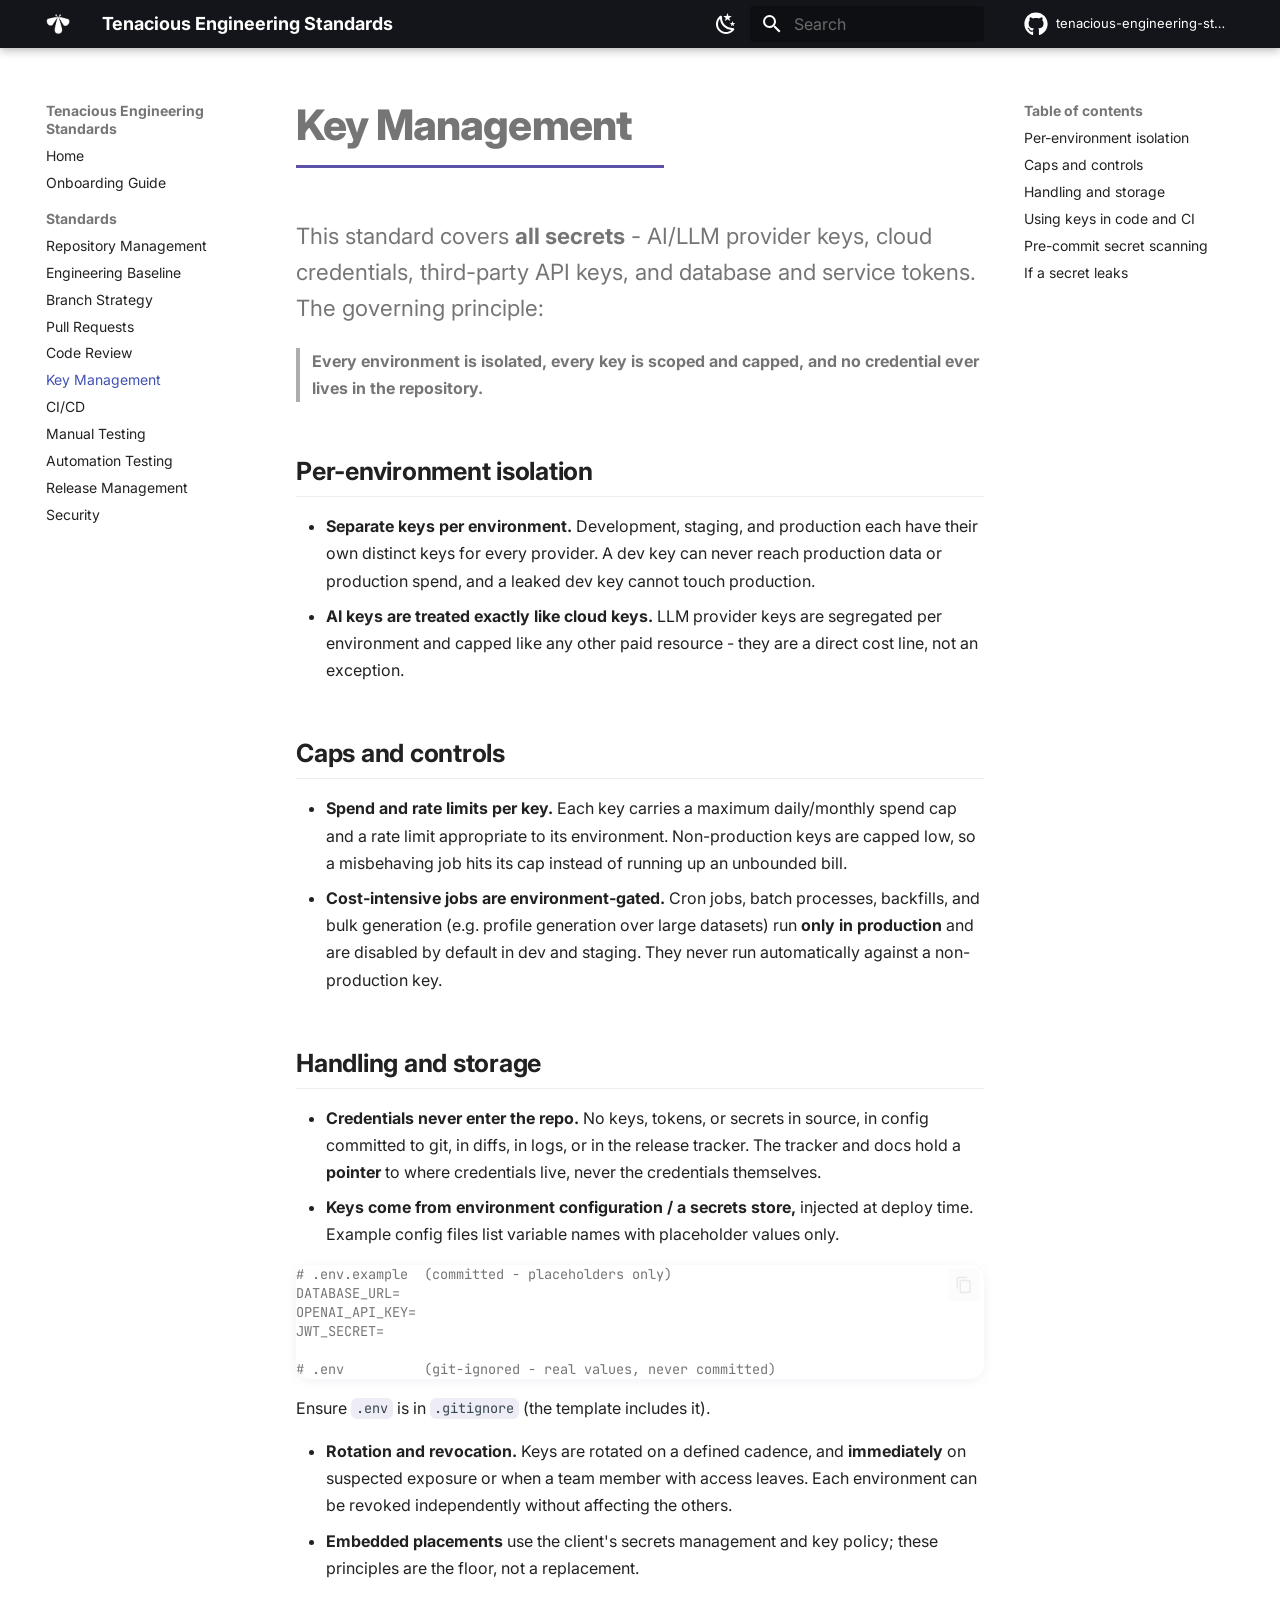
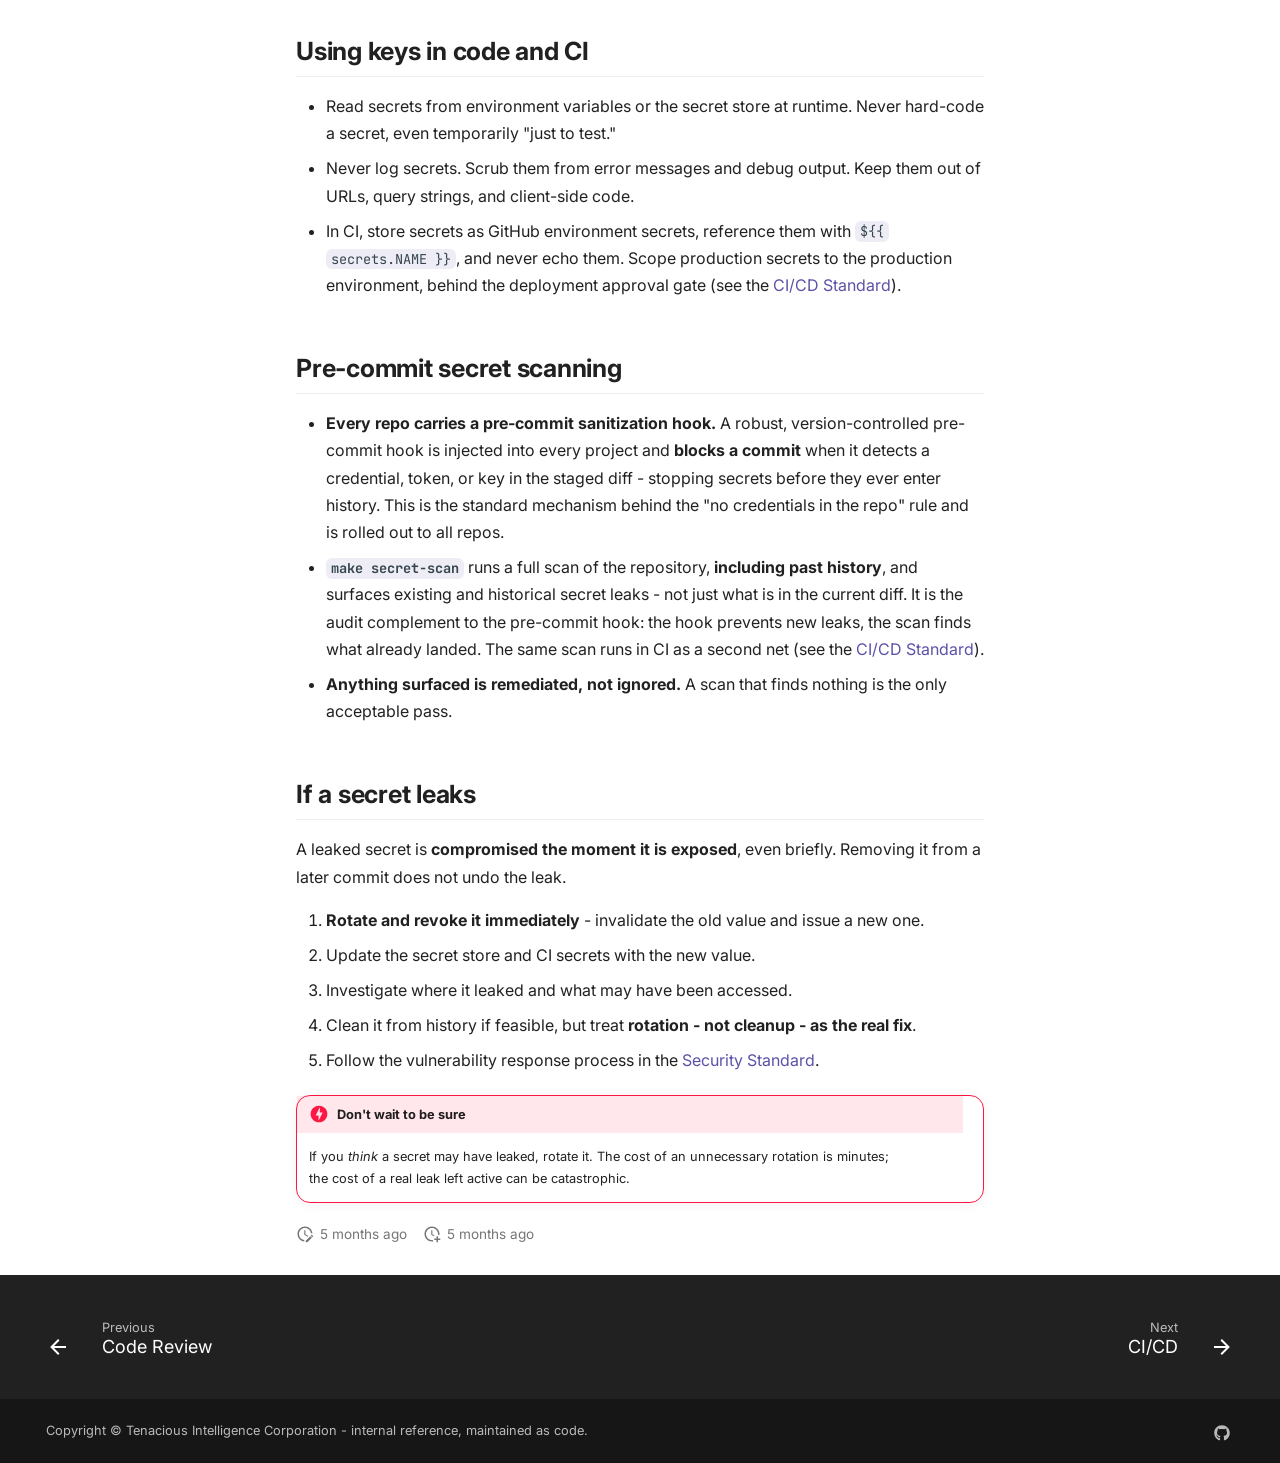
<file: secrets-management-standard/index.html>
<!doctype html>
<html lang="en" class="no-js">
  <head>
    
      <meta charset="utf-8">
      <meta name="viewport" content="width=device-width,initial-scale=1">
      
        <meta name="description" content="The official reference for engineering standards at Tenacious.">
      
      
        <meta name="author" content="Tenacious Intelligence Corporation">
      
      
        <link rel="canonical" href="https://nuryenigusmekonen.github.io/tenacious-engineering-standards/secrets-management-standard/">
      
      
        <link rel="prev" href="../code-review-standard/">
      
      
        <link rel="next" href="../ci-cd-standard/">
      
      
        
      
      
      <link rel="icon" href="../assets/favicon.png">
      <meta name="generator" content="mkdocs-1.6.1, mkdocs-material-9.7.6">
    
    
      
        <title>Key Management - Tenacious Engineering Standards</title>
      
    
    
      <link rel="stylesheet" href="../assets/stylesheets/main.484c7ddc.min.css">
      
        
        <link rel="stylesheet" href="../assets/stylesheets/palette.ab4e12ef.min.css">
      
      


    
    
      
    
    
      
        
        
        <link rel="preconnect" href="https://fonts.gstatic.com" crossorigin>
        <link rel="stylesheet" href="https://fonts.googleapis.com/css?family=Inter:300,300i,400,400i,700,700i%7CJetBrains+Mono:400,400i,700,700i&display=fallback">
        <style>:root{--md-text-font:"Inter";--md-code-font:"JetBrains Mono"}</style>
      
    
    
      <link rel="stylesheet" href="../css/timeago.css">
    
      <link rel="stylesheet" href="../assets/extra.css">
    
    <script>__md_scope=new URL("..",location),__md_hash=e=>[...e].reduce(((e,_)=>(e<<5)-e+_.charCodeAt(0)),0),__md_get=(e,_=localStorage,t=__md_scope)=>JSON.parse(_.getItem(t.pathname+"."+e)),__md_set=(e,_,t=localStorage,a=__md_scope)=>{try{t.setItem(a.pathname+"."+e,JSON.stringify(_))}catch(e){}}</script>
    
      

    
    
  </head>
  
  
    
    
      
    
    
    
    
    <body dir="ltr" data-md-color-scheme="default" data-md-color-primary="black" data-md-color-accent="deep-purple">
  
    
    <input class="md-toggle" data-md-toggle="drawer" type="checkbox" id="__drawer" autocomplete="off">
    <input class="md-toggle" data-md-toggle="search" type="checkbox" id="__search" autocomplete="off">
    <label class="md-overlay" for="__drawer"></label>
    <div data-md-component="skip">
      
        
        <a href="#key-management" class="md-skip">
          Skip to content
        </a>
      
    </div>
    <div data-md-component="announce">
      
    </div>
    
    
      

  

<header class="md-header md-header--shadow" data-md-component="header">
  <nav class="md-header__inner md-grid" aria-label="Header">
    <a href=".." title="Tenacious Engineering Standards" class="md-header__button md-logo" aria-label="Tenacious Engineering Standards" data-md-component="logo">
      
  <img src="../assets/mark-white.png" alt="logo">

    </a>
    <label class="md-header__button md-icon" for="__drawer">
      
      <svg xmlns="http://www.w3.org/2000/svg" viewBox="0 0 24 24"><path d="M3 6h18v2H3zm0 5h18v2H3zm0 5h18v2H3z"/></svg>
    </label>
    <div class="md-header__title" data-md-component="header-title">
      <div class="md-header__ellipsis">
        <div class="md-header__topic">
          <span class="md-ellipsis">
            Tenacious Engineering Standards
          </span>
        </div>
        <div class="md-header__topic" data-md-component="header-topic">
          <span class="md-ellipsis">
            
              Key Management
            
          </span>
        </div>
      </div>
    </div>
    
      
        <form class="md-header__option" data-md-component="palette">
  
    
    
    
    <input class="md-option" data-md-color-media="(prefers-color-scheme: light)" data-md-color-scheme="default" data-md-color-primary="black" data-md-color-accent="deep-purple"  aria-label="Switch to dark mode"  type="radio" name="__palette" id="__palette_0">
    
      <label class="md-header__button md-icon" title="Switch to dark mode" for="__palette_1" hidden>
        <svg xmlns="http://www.w3.org/2000/svg" viewBox="0 0 24 24"><path d="m17.75 4.09-2.53 1.94.91 3.06-2.63-1.81-2.63 1.81.91-3.06-2.53-1.94L12.44 4l1.06-3 1.06 3zm3.5 6.91-1.64 1.25.59 1.98-1.7-1.17-1.7 1.17.59-1.98L15.75 11l2.06-.05L18.5 9l.69 1.95zm-2.28 4.95c.83-.08 1.72 1.1 1.19 1.85-.32.45-.66.87-1.08 1.27C15.17 23 8.84 23 4.94 19.07c-3.91-3.9-3.91-10.24 0-14.14.4-.4.82-.76 1.27-1.08.75-.53 1.93.36 1.85 1.19-.27 2.86.69 5.83 2.89 8.02a9.96 9.96 0 0 0 8.02 2.89m-1.64 2.02a12.08 12.08 0 0 1-7.8-3.47c-2.17-2.19-3.33-5-3.49-7.82-2.81 3.14-2.7 7.96.31 10.98 3.02 3.01 7.84 3.12 10.98.31"/></svg>
      </label>
    
  
    
    
    
    <input class="md-option" data-md-color-media="(prefers-color-scheme: dark)" data-md-color-scheme="slate" data-md-color-primary="black" data-md-color-accent="deep-purple"  aria-label="Switch to light mode"  type="radio" name="__palette" id="__palette_1">
    
      <label class="md-header__button md-icon" title="Switch to light mode" for="__palette_0" hidden>
        <svg xmlns="http://www.w3.org/2000/svg" viewBox="0 0 24 24"><path d="M12 7a5 5 0 0 1 5 5 5 5 0 0 1-5 5 5 5 0 0 1-5-5 5 5 0 0 1 5-5m0 2a3 3 0 0 0-3 3 3 3 0 0 0 3 3 3 3 0 0 0 3-3 3 3 0 0 0-3-3m0-7 2.39 3.42C13.65 5.15 12.84 5 12 5s-1.65.15-2.39.42zM3.34 7l4.16-.35A7.2 7.2 0 0 0 5.94 8.5c-.44.74-.69 1.5-.83 2.29zm.02 10 1.76-3.77a7.131 7.131 0 0 0 2.38 4.14zM20.65 7l-1.77 3.79a7.02 7.02 0 0 0-2.38-4.15zm-.01 10-4.14.36c.59-.51 1.12-1.14 1.54-1.86.42-.73.69-1.5.83-2.29zM12 22l-2.41-3.44c.74.27 1.55.44 2.41.44.82 0 1.63-.17 2.37-.44z"/></svg>
      </label>
    
  
</form>
      
    
    
      <script>var palette=__md_get("__palette");if(palette&&palette.color){if("(prefers-color-scheme)"===palette.color.media){var media=matchMedia("(prefers-color-scheme: light)"),input=document.querySelector(media.matches?"[data-md-color-media='(prefers-color-scheme: light)']":"[data-md-color-media='(prefers-color-scheme: dark)']");palette.color.media=input.getAttribute("data-md-color-media"),palette.color.scheme=input.getAttribute("data-md-color-scheme"),palette.color.primary=input.getAttribute("data-md-color-primary"),palette.color.accent=input.getAttribute("data-md-color-accent")}for(var[key,value]of Object.entries(palette.color))document.body.setAttribute("data-md-color-"+key,value)}</script>
    
    
    
      
      
        <label class="md-header__button md-icon" for="__search">
          
          <svg xmlns="http://www.w3.org/2000/svg" viewBox="0 0 24 24"><path d="M9.5 3A6.5 6.5 0 0 1 16 9.5c0 1.61-.59 3.09-1.56 4.23l.27.27h.79l5 5-1.5 1.5-5-5v-.79l-.27-.27A6.52 6.52 0 0 1 9.5 16 6.5 6.5 0 0 1 3 9.5 6.5 6.5 0 0 1 9.5 3m0 2C7 5 5 7 5 9.5S7 14 9.5 14 14 12 14 9.5 12 5 9.5 5"/></svg>
        </label>
        <div class="md-search" data-md-component="search" role="dialog">
  <label class="md-search__overlay" for="__search"></label>
  <div class="md-search__inner" role="search">
    <form class="md-search__form" name="search">
      <input type="text" class="md-search__input" name="query" aria-label="Search" placeholder="Search" autocapitalize="off" autocorrect="off" autocomplete="off" spellcheck="false" data-md-component="search-query" required>
      <label class="md-search__icon md-icon" for="__search">
        
        <svg xmlns="http://www.w3.org/2000/svg" viewBox="0 0 24 24"><path d="M9.5 3A6.5 6.5 0 0 1 16 9.5c0 1.61-.59 3.09-1.56 4.23l.27.27h.79l5 5-1.5 1.5-5-5v-.79l-.27-.27A6.52 6.52 0 0 1 9.5 16 6.5 6.5 0 0 1 3 9.5 6.5 6.5 0 0 1 9.5 3m0 2C7 5 5 7 5 9.5S7 14 9.5 14 14 12 14 9.5 12 5 9.5 5"/></svg>
        
        <svg xmlns="http://www.w3.org/2000/svg" viewBox="0 0 24 24"><path d="M20 11v2H8l5.5 5.5-1.42 1.42L4.16 12l7.92-7.92L13.5 5.5 8 11z"/></svg>
      </label>
      <nav class="md-search__options" aria-label="Search">
        
          <a href="javascript:void(0)" class="md-search__icon md-icon" title="Share" aria-label="Share" data-clipboard data-clipboard-text="" data-md-component="search-share" tabindex="-1">
            
            <svg xmlns="http://www.w3.org/2000/svg" viewBox="0 0 24 24"><path d="M18 16.08c-.76 0-1.44.3-1.96.77L8.91 12.7c.05-.23.09-.46.09-.7s-.04-.47-.09-.7l7.05-4.11c.54.5 1.25.81 2.04.81a3 3 0 0 0 3-3 3 3 0 0 0-3-3 3 3 0 0 0-3 3c0 .24.04.47.09.7L8.04 9.81C7.5 9.31 6.79 9 6 9a3 3 0 0 0-3 3 3 3 0 0 0 3 3c.79 0 1.5-.31 2.04-.81l7.12 4.15c-.05.21-.08.43-.08.66 0 1.61 1.31 2.91 2.92 2.91s2.92-1.3 2.92-2.91A2.92 2.92 0 0 0 18 16.08"/></svg>
          </a>
        
        <button type="reset" class="md-search__icon md-icon" title="Clear" aria-label="Clear" tabindex="-1">
          
          <svg xmlns="http://www.w3.org/2000/svg" viewBox="0 0 24 24"><path d="M19 6.41 17.59 5 12 10.59 6.41 5 5 6.41 10.59 12 5 17.59 6.41 19 12 13.41 17.59 19 19 17.59 13.41 12z"/></svg>
        </button>
      </nav>
      
        <div class="md-search__suggest" data-md-component="search-suggest"></div>
      
    </form>
    <div class="md-search__output">
      <div class="md-search__scrollwrap" tabindex="0" data-md-scrollfix>
        <div class="md-search-result" data-md-component="search-result">
          <div class="md-search-result__meta">
            Initializing search
          </div>
          <ol class="md-search-result__list" role="presentation"></ol>
        </div>
      </div>
    </div>
  </div>
</div>
      
    
    
      <div class="md-header__source">
        <a href="https://github.com/NuryeNigusMekonen/tenacious-engineering-standards" title="Go to repository" class="md-source" data-md-component="source">
  <div class="md-source__icon md-icon">
    
    <svg xmlns="http://www.w3.org/2000/svg" viewBox="0 0 512 512"><!--! Font Awesome Free 7.1.0 by @fontawesome - https://fontawesome.com License - https://fontawesome.com/license/free (Icons: CC BY 4.0, Fonts: SIL OFL 1.1, Code: MIT License) Copyright 2025 Fonticons, Inc.--><path d="M173.9 397.4c0 2-2.3 3.6-5.2 3.6-3.3.3-5.6-1.3-5.6-3.6 0-2 2.3-3.6 5.2-3.6 3-.3 5.6 1.3 5.6 3.6m-31.1-4.5c-.7 2 1.3 4.3 4.3 4.9 2.6 1 5.6 0 6.2-2s-1.3-4.3-4.3-5.2c-2.6-.7-5.5.3-6.2 2.3m44.2-1.7c-2.9.7-4.9 2.6-4.6 4.9.3 2 2.9 3.3 5.9 2.6 2.9-.7 4.9-2.6 4.6-4.6-.3-1.9-3-3.2-5.9-2.9M252.8 8C114.1 8 8 113.3 8 252c0 110.9 69.8 205.8 169.5 239.2 12.8 2.3 17.3-5.6 17.3-12.1 0-6.2-.3-40.4-.3-61.4 0 0-70 15-84.7-29.8 0 0-11.4-29.1-27.8-36.6 0 0-22.9-15.7 1.6-15.4 0 0 24.9 2 38.6 25.8 21.9 38.6 58.6 27.5 72.9 20.9 2.3-16 8.8-27.1 16-33.7-55.9-6.2-112.3-14.3-112.3-110.5 0-27.5 7.6-41.3 23.6-58.9-2.6-6.5-11.1-33.3 2.6-67.9 20.9-6.5 69 27 69 27 20-5.6 41.5-8.5 62.8-8.5s42.8 2.9 62.8 8.5c0 0 48.1-33.6 69-27 13.7 34.7 5.2 61.4 2.6 67.9 16 17.7 25.8 31.5 25.8 58.9 0 96.5-58.9 104.2-114.8 110.5 9.2 7.9 17 22.9 17 46.4 0 33.7-.3 75.4-.3 83.6 0 6.5 4.6 14.4 17.3 12.1C436.2 457.8 504 362.9 504 252 504 113.3 391.5 8 252.8 8M105.2 352.9c-1.3 1-1 3.3.7 5.2 1.6 1.6 3.9 2.3 5.2 1 1.3-1 1-3.3-.7-5.2-1.6-1.6-3.9-2.3-5.2-1m-10.8-8.1c-.7 1.3.3 2.9 2.3 3.9 1.6 1 3.6.7 4.3-.7.7-1.3-.3-2.9-2.3-3.9-2-.6-3.6-.3-4.3.7m32.4 35.6c-1.6 1.3-1 4.3 1.3 6.2 2.3 2.3 5.2 2.6 6.5 1 1.3-1.3.7-4.3-1.3-6.2-2.2-2.3-5.2-2.6-6.5-1m-11.4-14.7c-1.6 1-1.6 3.6 0 5.9s4.3 3.3 5.6 2.3c1.6-1.3 1.6-3.9 0-6.2-1.4-2.3-4-3.3-5.6-2"/></svg>
  </div>
  <div class="md-source__repository">
    tenacious-engineering-standards
  </div>
</a>
      </div>
    
  </nav>
  
</header>
    
    <div class="md-container" data-md-component="container">
      
      
        
          
        
      
      <main class="md-main" data-md-component="main">
        <div class="md-main__inner md-grid">
          
            
              
              <div class="md-sidebar md-sidebar--primary" data-md-component="sidebar" data-md-type="navigation" >
                <div class="md-sidebar__scrollwrap">
                  <div class="md-sidebar__inner">
                    



<nav class="md-nav md-nav--primary" aria-label="Navigation" data-md-level="0">
  <label class="md-nav__title" for="__drawer">
    <a href=".." title="Tenacious Engineering Standards" class="md-nav__button md-logo" aria-label="Tenacious Engineering Standards" data-md-component="logo">
      
  <img src="../assets/mark-white.png" alt="logo">

    </a>
    Tenacious Engineering Standards
  </label>
  
    <div class="md-nav__source">
      <a href="https://github.com/NuryeNigusMekonen/tenacious-engineering-standards" title="Go to repository" class="md-source" data-md-component="source">
  <div class="md-source__icon md-icon">
    
    <svg xmlns="http://www.w3.org/2000/svg" viewBox="0 0 512 512"><!--! Font Awesome Free 7.1.0 by @fontawesome - https://fontawesome.com License - https://fontawesome.com/license/free (Icons: CC BY 4.0, Fonts: SIL OFL 1.1, Code: MIT License) Copyright 2025 Fonticons, Inc.--><path d="M173.9 397.4c0 2-2.3 3.6-5.2 3.6-3.3.3-5.6-1.3-5.6-3.6 0-2 2.3-3.6 5.2-3.6 3-.3 5.6 1.3 5.6 3.6m-31.1-4.5c-.7 2 1.3 4.3 4.3 4.9 2.6 1 5.6 0 6.2-2s-1.3-4.3-4.3-5.2c-2.6-.7-5.5.3-6.2 2.3m44.2-1.7c-2.9.7-4.9 2.6-4.6 4.9.3 2 2.9 3.3 5.9 2.6 2.9-.7 4.9-2.6 4.6-4.6-.3-1.9-3-3.2-5.9-2.9M252.8 8C114.1 8 8 113.3 8 252c0 110.9 69.8 205.8 169.5 239.2 12.8 2.3 17.3-5.6 17.3-12.1 0-6.2-.3-40.4-.3-61.4 0 0-70 15-84.7-29.8 0 0-11.4-29.1-27.8-36.6 0 0-22.9-15.7 1.6-15.4 0 0 24.9 2 38.6 25.8 21.9 38.6 58.6 27.5 72.9 20.9 2.3-16 8.8-27.1 16-33.7-55.9-6.2-112.3-14.3-112.3-110.5 0-27.5 7.6-41.3 23.6-58.9-2.6-6.5-11.1-33.3 2.6-67.9 20.9-6.5 69 27 69 27 20-5.6 41.5-8.5 62.8-8.5s42.8 2.9 62.8 8.5c0 0 48.1-33.6 69-27 13.7 34.7 5.2 61.4 2.6 67.9 16 17.7 25.8 31.5 25.8 58.9 0 96.5-58.9 104.2-114.8 110.5 9.2 7.9 17 22.9 17 46.4 0 33.7-.3 75.4-.3 83.6 0 6.5 4.6 14.4 17.3 12.1C436.2 457.8 504 362.9 504 252 504 113.3 391.5 8 252.8 8M105.2 352.9c-1.3 1-1 3.3.7 5.2 1.6 1.6 3.9 2.3 5.2 1 1.3-1 1-3.3-.7-5.2-1.6-1.6-3.9-2.3-5.2-1m-10.8-8.1c-.7 1.3.3 2.9 2.3 3.9 1.6 1 3.6.7 4.3-.7.7-1.3-.3-2.9-2.3-3.9-2-.6-3.6-.3-4.3.7m32.4 35.6c-1.6 1.3-1 4.3 1.3 6.2 2.3 2.3 5.2 2.6 6.5 1 1.3-1.3.7-4.3-1.3-6.2-2.2-2.3-5.2-2.6-6.5-1m-11.4-14.7c-1.6 1-1.6 3.6 0 5.9s4.3 3.3 5.6 2.3c1.6-1.3 1.6-3.9 0-6.2-1.4-2.3-4-3.3-5.6-2"/></svg>
  </div>
  <div class="md-source__repository">
    tenacious-engineering-standards
  </div>
</a>
    </div>
  
  <ul class="md-nav__list" data-md-scrollfix>
    
      
      
  
  
  
  
    <li class="md-nav__item">
      <a href=".." class="md-nav__link">
        
  
  
  <span class="md-ellipsis">
    
  
    Home
  

    
  </span>
  
  

      </a>
    </li>
  

    
      
      
  
  
  
  
    <li class="md-nav__item">
      <a href="../onboarding-guide/" class="md-nav__link">
        
  
  
  <span class="md-ellipsis">
    
  
    Onboarding Guide
  

    
  </span>
  
  

      </a>
    </li>
  

    
      
      
  
  
    
  
  
  
    
    
      
        
      
        
      
        
      
        
      
        
      
        
      
        
      
        
      
        
      
        
      
        
      
    
    
    
      
        
        
      
    
    
    <li class="md-nav__item md-nav__item--active md-nav__item--section md-nav__item--nested">
      
        
        
        <input class="md-nav__toggle md-toggle " type="checkbox" id="__nav_3" checked>
        
          
          <label class="md-nav__link" for="__nav_3" id="__nav_3_label" tabindex="">
            
  
  
  <span class="md-ellipsis">
    
  
    Standards
  

    
  </span>
  
  

            <span class="md-nav__icon md-icon"></span>
          </label>
        
        <nav class="md-nav" data-md-level="1" aria-labelledby="__nav_3_label" aria-expanded="true">
          <label class="md-nav__title" for="__nav_3">
            <span class="md-nav__icon md-icon"></span>
            
  
    Standards
  

          </label>
          <ul class="md-nav__list" data-md-scrollfix>
            
              
                
  
  
  
  
    <li class="md-nav__item">
      <a href="../repository-management-standard/" class="md-nav__link">
        
  
  
  <span class="md-ellipsis">
    
  
    Repository Management
  

    
  </span>
  
  

      </a>
    </li>
  

              
            
              
                
  
  
  
  
    <li class="md-nav__item">
      <a href="../engineering-baseline-standard/" class="md-nav__link">
        
  
  
  <span class="md-ellipsis">
    
  
    Engineering Baseline
  

    
  </span>
  
  

      </a>
    </li>
  

              
            
              
                
  
  
  
  
    <li class="md-nav__item">
      <a href="../branching-standard/" class="md-nav__link">
        
  
  
  <span class="md-ellipsis">
    
  
    Branch Strategy
  

    
  </span>
  
  

      </a>
    </li>
  

              
            
              
                
  
  
  
  
    <li class="md-nav__item">
      <a href="../pull-request-standard/" class="md-nav__link">
        
  
  
  <span class="md-ellipsis">
    
  
    Pull Requests
  

    
  </span>
  
  

      </a>
    </li>
  

              
            
              
                
  
  
  
  
    <li class="md-nav__item">
      <a href="../code-review-standard/" class="md-nav__link">
        
  
  
  <span class="md-ellipsis">
    
  
    Code Review
  

    
  </span>
  
  

      </a>
    </li>
  

              
            
              
                
  
  
    
  
  
  
    <li class="md-nav__item md-nav__item--active">
      
      <input class="md-nav__toggle md-toggle" type="checkbox" id="__toc">
      
      
        
      
      
        <label class="md-nav__link md-nav__link--active" for="__toc">
          
  
  
  <span class="md-ellipsis">
    
  
    Key Management
  

    
  </span>
  
  

          <span class="md-nav__icon md-icon"></span>
        </label>
      
      <a href="./" class="md-nav__link md-nav__link--active">
        
  
  
  <span class="md-ellipsis">
    
  
    Key Management
  

    
  </span>
  
  

      </a>
      
        

<nav class="md-nav md-nav--secondary" aria-label="Table of contents">
  
  
  
    
  
  
    <label class="md-nav__title" for="__toc">
      <span class="md-nav__icon md-icon"></span>
      Table of contents
    </label>
    <ul class="md-nav__list" data-md-component="toc" data-md-scrollfix>
      
        <li class="md-nav__item">
  <a href="#per-environment-isolation" class="md-nav__link">
    <span class="md-ellipsis">
      
        Per-environment isolation
      
    </span>
  </a>
  
</li>
      
        <li class="md-nav__item">
  <a href="#caps-and-controls" class="md-nav__link">
    <span class="md-ellipsis">
      
        Caps and controls
      
    </span>
  </a>
  
</li>
      
        <li class="md-nav__item">
  <a href="#handling-and-storage" class="md-nav__link">
    <span class="md-ellipsis">
      
        Handling and storage
      
    </span>
  </a>
  
</li>
      
        <li class="md-nav__item">
  <a href="#using-keys-in-code-and-ci" class="md-nav__link">
    <span class="md-ellipsis">
      
        Using keys in code and CI
      
    </span>
  </a>
  
</li>
      
        <li class="md-nav__item">
  <a href="#pre-commit-secret-scanning" class="md-nav__link">
    <span class="md-ellipsis">
      
        Pre-commit secret scanning
      
    </span>
  </a>
  
</li>
      
        <li class="md-nav__item">
  <a href="#if-a-secret-leaks" class="md-nav__link">
    <span class="md-ellipsis">
      
        If a secret leaks
      
    </span>
  </a>
  
</li>
      
    </ul>
  
</nav>
      
    </li>
  

              
            
              
                
  
  
  
  
    <li class="md-nav__item">
      <a href="../ci-cd-standard/" class="md-nav__link">
        
  
  
  <span class="md-ellipsis">
    
  
    CI/CD
  

    
  </span>
  
  

      </a>
    </li>
  

              
            
              
                
  
  
  
  
    <li class="md-nav__item">
      <a href="../manual-testing-standard/" class="md-nav__link">
        
  
  
  <span class="md-ellipsis">
    
  
    Manual Testing
  

    
  </span>
  
  

      </a>
    </li>
  

              
            
              
                
  
  
  
  
    <li class="md-nav__item">
      <a href="../automation-testing-standard/" class="md-nav__link">
        
  
  
  <span class="md-ellipsis">
    
  
    Automation Testing
  

    
  </span>
  
  

      </a>
    </li>
  

              
            
              
                
  
  
  
  
    <li class="md-nav__item">
      <a href="../release-management-standard/" class="md-nav__link">
        
  
  
  <span class="md-ellipsis">
    
  
    Release Management
  

    
  </span>
  
  

      </a>
    </li>
  

              
            
              
                
  
  
  
  
    <li class="md-nav__item">
      <a href="../security-standard/" class="md-nav__link">
        
  
  
  <span class="md-ellipsis">
    
  
    Security
  

    
  </span>
  
  

      </a>
    </li>
  

              
            
          </ul>
        </nav>
      
    </li>
  

    
  </ul>
</nav>
                  </div>
                </div>
              </div>
            
            
              
              <div class="md-sidebar md-sidebar--secondary" data-md-component="sidebar" data-md-type="toc" >
                <div class="md-sidebar__scrollwrap">
                  <div class="md-sidebar__inner">
                    

<nav class="md-nav md-nav--secondary" aria-label="Table of contents">
  
  
  
    
  
  
    <label class="md-nav__title" for="__toc">
      <span class="md-nav__icon md-icon"></span>
      Table of contents
    </label>
    <ul class="md-nav__list" data-md-component="toc" data-md-scrollfix>
      
        <li class="md-nav__item">
  <a href="#per-environment-isolation" class="md-nav__link">
    <span class="md-ellipsis">
      
        Per-environment isolation
      
    </span>
  </a>
  
</li>
      
        <li class="md-nav__item">
  <a href="#caps-and-controls" class="md-nav__link">
    <span class="md-ellipsis">
      
        Caps and controls
      
    </span>
  </a>
  
</li>
      
        <li class="md-nav__item">
  <a href="#handling-and-storage" class="md-nav__link">
    <span class="md-ellipsis">
      
        Handling and storage
      
    </span>
  </a>
  
</li>
      
        <li class="md-nav__item">
  <a href="#using-keys-in-code-and-ci" class="md-nav__link">
    <span class="md-ellipsis">
      
        Using keys in code and CI
      
    </span>
  </a>
  
</li>
      
        <li class="md-nav__item">
  <a href="#pre-commit-secret-scanning" class="md-nav__link">
    <span class="md-ellipsis">
      
        Pre-commit secret scanning
      
    </span>
  </a>
  
</li>
      
        <li class="md-nav__item">
  <a href="#if-a-secret-leaks" class="md-nav__link">
    <span class="md-ellipsis">
      
        If a secret leaks
      
    </span>
  </a>
  
</li>
      
    </ul>
  
</nav>
                  </div>
                </div>
              </div>
            
          
          
            <div class="md-content" data-md-component="content">
              
              <article class="md-content__inner md-typeset">
                
                  



<h1 id="key-management">Key Management<a class="headerlink" href="#key-management" title="Permanent link">&para;</a></h1>
<p>This standard covers <strong>all secrets</strong> - AI/LLM provider keys, cloud credentials, third-party API keys, and
database and service tokens. The governing principle:</p>
<blockquote>
<p><strong>Every environment is isolated, every key is scoped and capped, and no credential ever lives in the repository.</strong></p>
</blockquote>
<h2 id="per-environment-isolation">Per-environment isolation<a class="headerlink" href="#per-environment-isolation" title="Permanent link">&para;</a></h2>
<ul>
<li><strong>Separate keys per environment.</strong> Development, staging, and production each have their own distinct
  keys for every provider. A dev key can never reach production data or production spend, and a leaked dev
  key cannot touch production.</li>
<li><strong>AI keys are treated exactly like cloud keys.</strong> LLM provider keys are segregated per environment and
  capped like any other paid resource - they are a direct cost line, not an exception.</li>
</ul>
<h2 id="caps-and-controls">Caps and controls<a class="headerlink" href="#caps-and-controls" title="Permanent link">&para;</a></h2>
<ul>
<li><strong>Spend and rate limits per key.</strong> Each key carries a maximum daily/monthly spend cap and a rate limit
  appropriate to its environment. Non-production keys are capped low, so a misbehaving job hits its cap
  instead of running up an unbounded bill.</li>
<li><strong>Cost-intensive jobs are environment-gated.</strong> Cron jobs, batch processes, backfills, and bulk
  generation (e.g. profile generation over large datasets) run <strong>only in production</strong> and are disabled by
  default in dev and staging. They never run automatically against a non-production key.</li>
</ul>
<h2 id="handling-and-storage">Handling and storage<a class="headerlink" href="#handling-and-storage" title="Permanent link">&para;</a></h2>
<ul>
<li><strong>Credentials never enter the repo.</strong> No keys, tokens, or secrets in source, in config committed to git,
  in diffs, in logs, or in the release tracker. The tracker and docs hold a <strong>pointer</strong> to where
  credentials live, never the credentials themselves.</li>
<li><strong>Keys come from environment configuration / a secrets store,</strong> injected at deploy time. Example config
  files list variable names with placeholder values only.</li>
</ul>
<div class="highlight"><pre><span></span><code><a id="__codelineno-0-1" name="__codelineno-0-1" href="#__codelineno-0-1"></a><span class="c1"># .env.example  (committed - placeholders only)</span>
<a id="__codelineno-0-2" name="__codelineno-0-2" href="#__codelineno-0-2"></a><span class="nv">DATABASE_URL</span><span class="o">=</span>
<a id="__codelineno-0-3" name="__codelineno-0-3" href="#__codelineno-0-3"></a><span class="nv">OPENAI_API_KEY</span><span class="o">=</span>
<a id="__codelineno-0-4" name="__codelineno-0-4" href="#__codelineno-0-4"></a><span class="nv">JWT_SECRET</span><span class="o">=</span>
<a id="__codelineno-0-5" name="__codelineno-0-5" href="#__codelineno-0-5"></a>
<a id="__codelineno-0-6" name="__codelineno-0-6" href="#__codelineno-0-6"></a><span class="c1"># .env          (git-ignored - real values, never committed)</span>
</code></pre></div>
<p>Ensure <code>.env</code> is in <code>.gitignore</code> (the template includes it).</p>
<ul>
<li><strong>Rotation and revocation.</strong> Keys are rotated on a defined cadence, and <strong>immediately</strong> on suspected
  exposure or when a team member with access leaves. Each environment can be revoked independently without
  affecting the others.</li>
<li><strong>Embedded placements</strong> use the client's secrets management and key policy; these principles are the
  floor, not a replacement.</li>
</ul>
<h2 id="using-keys-in-code-and-ci">Using keys in code and CI<a class="headerlink" href="#using-keys-in-code-and-ci" title="Permanent link">&para;</a></h2>
<ul>
<li>Read secrets from environment variables or the secret store at runtime. Never hard-code a secret, even
  temporarily "just to test."</li>
<li>Never log secrets. Scrub them from error messages and debug output. Keep them out of URLs, query
  strings, and client-side code.</li>
<li>In CI, store secrets as GitHub environment secrets, reference them with <code>${{ secrets.NAME }}</code>, and never
  echo them. Scope production secrets to the production environment, behind the deployment approval gate
  (see the <a href="../ci-cd-standard/">CI/CD Standard</a>).</li>
</ul>
<h2 id="pre-commit-secret-scanning">Pre-commit secret scanning<a class="headerlink" href="#pre-commit-secret-scanning" title="Permanent link">&para;</a></h2>
<ul>
<li><strong>Every repo carries a pre-commit sanitization hook.</strong> A robust, version-controlled pre-commit hook is
  injected into every project and <strong>blocks a commit</strong> when it detects a credential, token, or key in the
  staged diff - stopping secrets before they ever enter history. This is the standard mechanism behind the
  "no credentials in the repo" rule and is rolled out to all repos.</li>
<li><strong><code>make secret-scan</code></strong> runs a full scan of the repository, <strong>including past history</strong>, and surfaces
  existing and historical secret leaks - not just what is in the current diff. It is the audit complement
  to the pre-commit hook: the hook prevents new leaks, the scan finds what already landed. The same scan
  runs in CI as a second net (see the <a href="../ci-cd-standard/">CI/CD Standard</a>).</li>
<li><strong>Anything surfaced is remediated, not ignored.</strong> A scan that finds nothing is the only acceptable pass.</li>
</ul>
<h2 id="if-a-secret-leaks">If a secret leaks<a class="headerlink" href="#if-a-secret-leaks" title="Permanent link">&para;</a></h2>
<p>A leaked secret is <strong>compromised the moment it is exposed</strong>, even briefly. Removing it from a later commit
does not undo the leak.</p>
<ol>
<li><strong>Rotate and revoke it immediately</strong> - invalidate the old value and issue a new one.</li>
<li>Update the secret store and CI secrets with the new value.</li>
<li>Investigate where it leaked and what may have been accessed.</li>
<li>Clean it from history if feasible, but treat <strong>rotation - not cleanup - as the real fix</strong>.</li>
<li>Follow the vulnerability response process in the <a href="../security-standard/">Security Standard</a>.</li>
</ol>
<div class="admonition danger">
<p class="admonition-title">Don't wait to be sure</p>
<p>If you <em>think</em> a secret may have leaked, rotate it. The cost of an unnecessary rotation is minutes; the
cost of a real leak left active can be catastrophic.</p>
</div>







  
    
  
  
    
  


  <aside class="md-source-file">
    
      
  <span class="md-source-file__fact">
    <span class="md-icon" title="Last update">
      <svg xmlns="http://www.w3.org/2000/svg" viewBox="0 0 24 24"><path d="M21 13.1c-.1 0-.3.1-.4.2l-1 1 2.1 2.1 1-1c.2-.2.2-.6 0-.8l-1.3-1.3c-.1-.1-.2-.2-.4-.2m-1.9 1.8-6.1 6V23h2.1l6.1-6.1zM12.5 7v5.2l4 2.4-1 1L11 13V7zM11 21.9c-5.1-.5-9-4.8-9-9.9C2 6.5 6.5 2 12 2c5.3 0 9.6 4.1 10 9.3-.3-.1-.6-.2-1-.2s-.7.1-1 .2C19.6 7.2 16.2 4 12 4c-4.4 0-8 3.6-8 8 0 4.1 3.1 7.5 7.1 7.9l-.1.2z"/></svg>
    </span>
    <span class="git-revision-date-localized-plugin git-revision-date-localized-plugin-timeago" title="July 1, 2026 14:01:29 UTC"><span class="timeago" datetime="2026-07-01T14:01:29+00:00" locale="en"></span></span><span class="git-revision-date-localized-plugin git-revision-date-localized-plugin-iso_date" title="July 1, 2026 14:01:29 UTC">2026-07-01</span>
  </span>

    
    
      
  <span class="md-source-file__fact">
    <span class="md-icon" title="Created">
      <svg xmlns="http://www.w3.org/2000/svg" viewBox="0 0 24 24"><path d="M14.47 15.08 11 13V7h1.5v5.25l3.08 1.83c-.41.28-.79.62-1.11 1m-1.39 4.84c-.36.05-.71.08-1.08.08-4.42 0-8-3.58-8-8s3.58-8 8-8 8 3.58 8 8c0 .37-.03.72-.08 1.08.69.1 1.33.32 1.92.64.1-.56.16-1.13.16-1.72 0-5.5-4.5-10-10-10S2 6.5 2 12s4.47 10 10 10c.59 0 1.16-.06 1.72-.16-.32-.59-.54-1.23-.64-1.92M18 15v3h-3v2h3v3h2v-3h3v-2h-3v-3z"/></svg>
    </span>
    <span class="git-revision-date-localized-plugin git-revision-date-localized-plugin-timeago" title="June 26, 2026 12:14:37 UTC"><span class="timeago" datetime="2026-06-26T12:14:37+00:00" locale="en"></span></span><span class="git-revision-date-localized-plugin git-revision-date-localized-plugin-iso_date" title="June 26, 2026 12:14:37 UTC">2026-06-26</span>
  </span>

    
    
    
  </aside>





                
              </article>
            </div>
          
          
<script>var target=document.getElementById(location.hash.slice(1));target&&target.name&&(target.checked=target.name.startsWith("__tabbed_"))</script>
        </div>
        
          <button type="button" class="md-top md-icon" data-md-component="top" hidden>
  
  <svg xmlns="http://www.w3.org/2000/svg" viewBox="0 0 24 24"><path d="M13 20h-2V8l-5.5 5.5-1.42-1.42L12 4.16l7.92 7.92-1.42 1.42L13 8z"/></svg>
  Back to top
</button>
        
      </main>
      
        <footer class="md-footer">
  
    
      
      <nav class="md-footer__inner md-grid" aria-label="Footer" >
        
          
          <a href="../code-review-standard/" class="md-footer__link md-footer__link--prev" aria-label="Previous: Code Review">
            <div class="md-footer__button md-icon">
              
              <svg xmlns="http://www.w3.org/2000/svg" viewBox="0 0 24 24"><path d="M20 11v2H8l5.5 5.5-1.42 1.42L4.16 12l7.92-7.92L13.5 5.5 8 11z"/></svg>
            </div>
            <div class="md-footer__title">
              <span class="md-footer__direction">
                Previous
              </span>
              <div class="md-ellipsis">
                Code Review
              </div>
            </div>
          </a>
        
        
          
          <a href="../ci-cd-standard/" class="md-footer__link md-footer__link--next" aria-label="Next: CI/CD">
            <div class="md-footer__title">
              <span class="md-footer__direction">
                Next
              </span>
              <div class="md-ellipsis">
                CI/CD
              </div>
            </div>
            <div class="md-footer__button md-icon">
              
              <svg xmlns="http://www.w3.org/2000/svg" viewBox="0 0 24 24"><path d="M4 11v2h12l-5.5 5.5 1.42 1.42L19.84 12l-7.92-7.92L10.5 5.5 16 11z"/></svg>
            </div>
          </a>
        
      </nav>
    
  
  <div class="md-footer-meta md-typeset">
    <div class="md-footer-meta__inner md-grid">
      <div class="md-copyright">
  
    <div class="md-copyright__highlight">
      Copyright &copy; Tenacious Intelligence Corporation - internal reference, maintained as code.

    </div>
  
  
</div>
      
        
<div class="md-social">
  
    
    
    
    
    <a href="https://github.com/NuryeNigusMekonen/tenacious-engineering-standards" target="_blank" rel="noopener" title="Tenacious on GitHub" class="md-social__link">
      <svg xmlns="http://www.w3.org/2000/svg" viewBox="0 0 512 512"><!--! Font Awesome Free 7.1.0 by @fontawesome - https://fontawesome.com License - https://fontawesome.com/license/free (Icons: CC BY 4.0, Fonts: SIL OFL 1.1, Code: MIT License) Copyright 2025 Fonticons, Inc.--><path d="M173.9 397.4c0 2-2.3 3.6-5.2 3.6-3.3.3-5.6-1.3-5.6-3.6 0-2 2.3-3.6 5.2-3.6 3-.3 5.6 1.3 5.6 3.6m-31.1-4.5c-.7 2 1.3 4.3 4.3 4.9 2.6 1 5.6 0 6.2-2s-1.3-4.3-4.3-5.2c-2.6-.7-5.5.3-6.2 2.3m44.2-1.7c-2.9.7-4.9 2.6-4.6 4.9.3 2 2.9 3.3 5.9 2.6 2.9-.7 4.9-2.6 4.6-4.6-.3-1.9-3-3.2-5.9-2.9M252.8 8C114.1 8 8 113.3 8 252c0 110.9 69.8 205.8 169.5 239.2 12.8 2.3 17.3-5.6 17.3-12.1 0-6.2-.3-40.4-.3-61.4 0 0-70 15-84.7-29.8 0 0-11.4-29.1-27.8-36.6 0 0-22.9-15.7 1.6-15.4 0 0 24.9 2 38.6 25.8 21.9 38.6 58.6 27.5 72.9 20.9 2.3-16 8.8-27.1 16-33.7-55.9-6.2-112.3-14.3-112.3-110.5 0-27.5 7.6-41.3 23.6-58.9-2.6-6.5-11.1-33.3 2.6-67.9 20.9-6.5 69 27 69 27 20-5.6 41.5-8.5 62.8-8.5s42.8 2.9 62.8 8.5c0 0 48.1-33.6 69-27 13.7 34.7 5.2 61.4 2.6 67.9 16 17.7 25.8 31.5 25.8 58.9 0 96.5-58.9 104.2-114.8 110.5 9.2 7.9 17 22.9 17 46.4 0 33.7-.3 75.4-.3 83.6 0 6.5 4.6 14.4 17.3 12.1C436.2 457.8 504 362.9 504 252 504 113.3 391.5 8 252.8 8M105.2 352.9c-1.3 1-1 3.3.7 5.2 1.6 1.6 3.9 2.3 5.2 1 1.3-1 1-3.3-.7-5.2-1.6-1.6-3.9-2.3-5.2-1m-10.8-8.1c-.7 1.3.3 2.9 2.3 3.9 1.6 1 3.6.7 4.3-.7.7-1.3-.3-2.9-2.3-3.9-2-.6-3.6-.3-4.3.7m32.4 35.6c-1.6 1.3-1 4.3 1.3 6.2 2.3 2.3 5.2 2.6 6.5 1 1.3-1.3.7-4.3-1.3-6.2-2.2-2.3-5.2-2.6-6.5-1m-11.4-14.7c-1.6 1-1.6 3.6 0 5.9s4.3 3.3 5.6 2.3c1.6-1.3 1.6-3.9 0-6.2-1.4-2.3-4-3.3-5.6-2"/></svg>
    </a>
  
</div>
      
    </div>
  </div>
</footer>
      
    </div>
    <div class="md-dialog" data-md-component="dialog">
      <div class="md-dialog__inner md-typeset"></div>
    </div>
    
      <div class="md-progress" data-md-component="progress" role="progressbar"></div>
    
    
    
      
      
      <script id="__config" type="application/json">{"annotate": null, "base": "..", "features": ["navigation.instant", "navigation.instant.progress", "navigation.tracking", "navigation.sections", "navigation.top", "navigation.footer", "navigation.indexes", "search.suggest", "search.highlight", "search.share", "content.code.copy", "content.tooltips", "toc.follow"], "search": "../assets/javascripts/workers/search.2c215733.min.js", "tags": null, "translations": {"clipboard.copied": "Copied to clipboard", "clipboard.copy": "Copy to clipboard", "search.result.more.one": "1 more on this page", "search.result.more.other": "# more on this page", "search.result.none": "No matching documents", "search.result.one": "1 matching document", "search.result.other": "# matching documents", "search.result.placeholder": "Type to start searching", "search.result.term.missing": "Missing", "select.version": "Select version"}, "version": null}</script>
    
    
      <script src="../assets/javascripts/bundle.79ae519e.min.js"></script>
      
        <script src="../js/timeago.min.js"></script>
      
        <script src="../js/timeago_mkdocs_material.js"></script>
      
    
  </body>
</html>
</file>
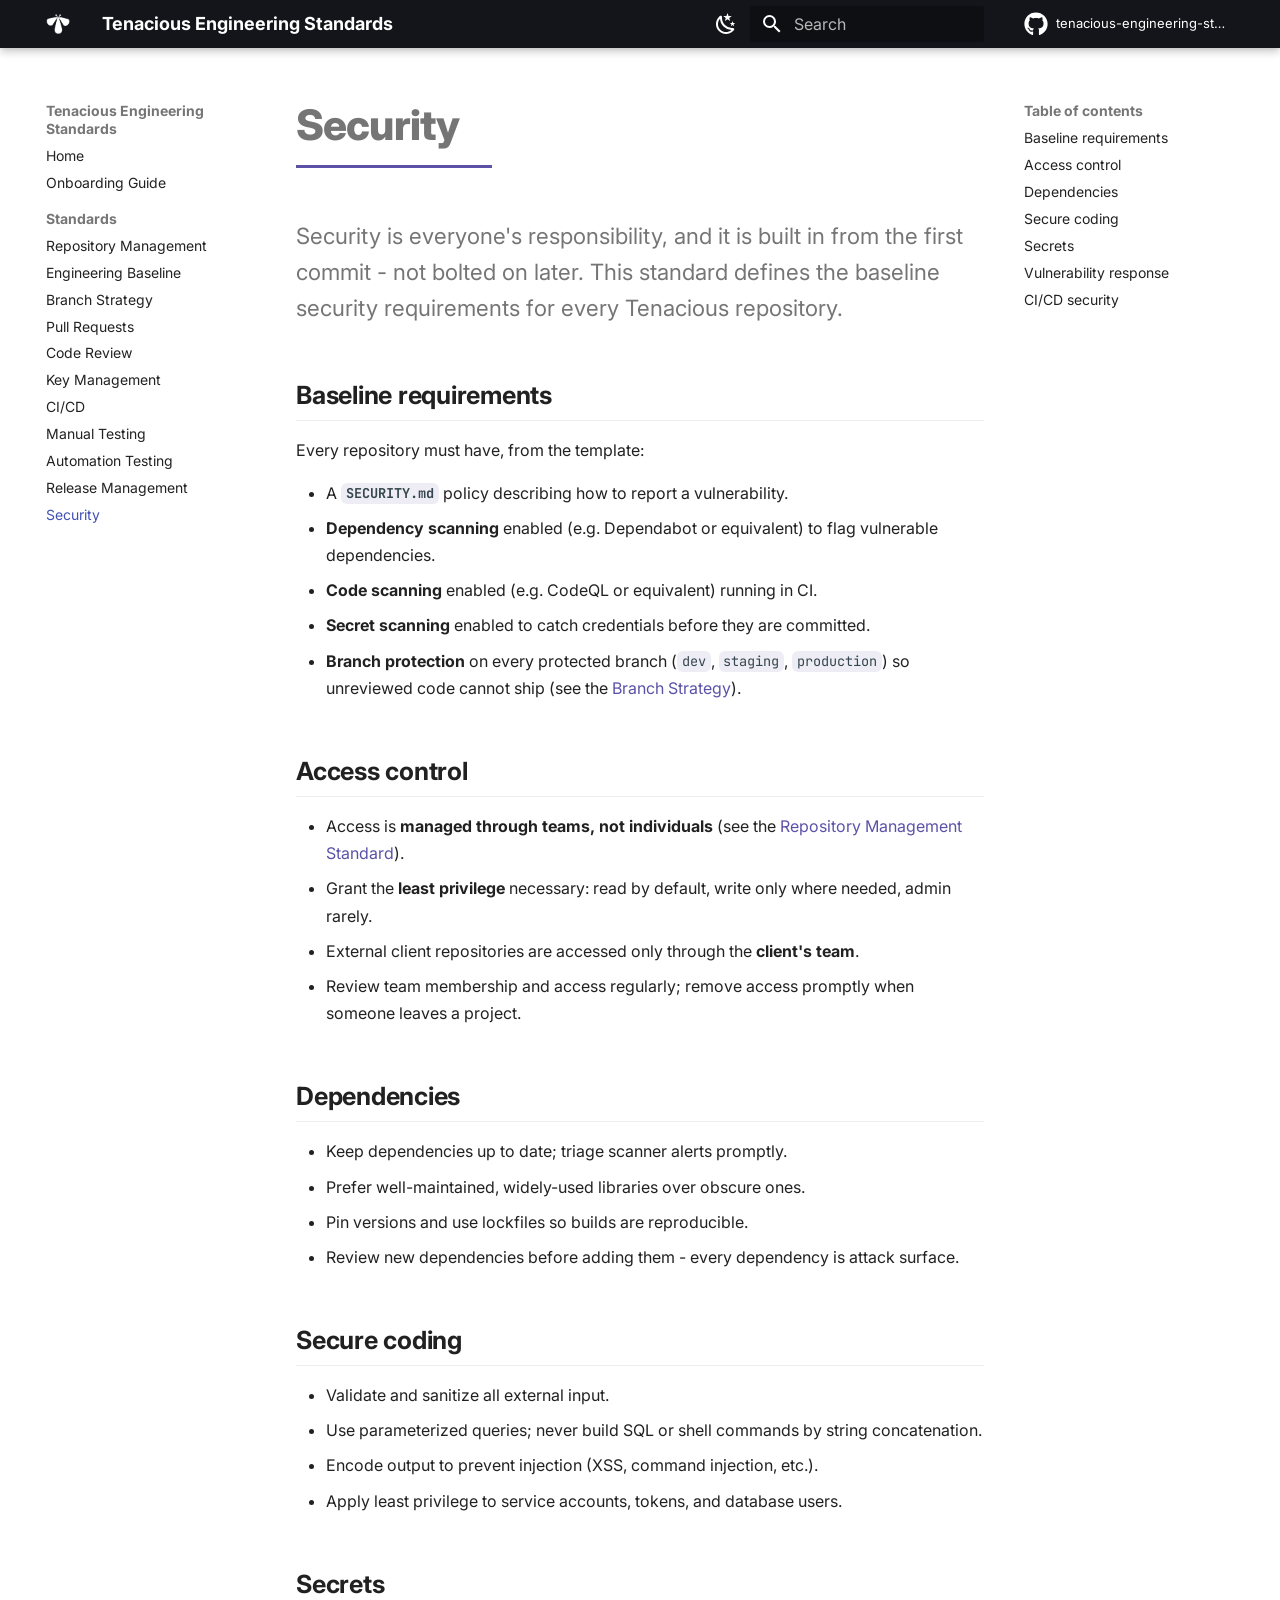
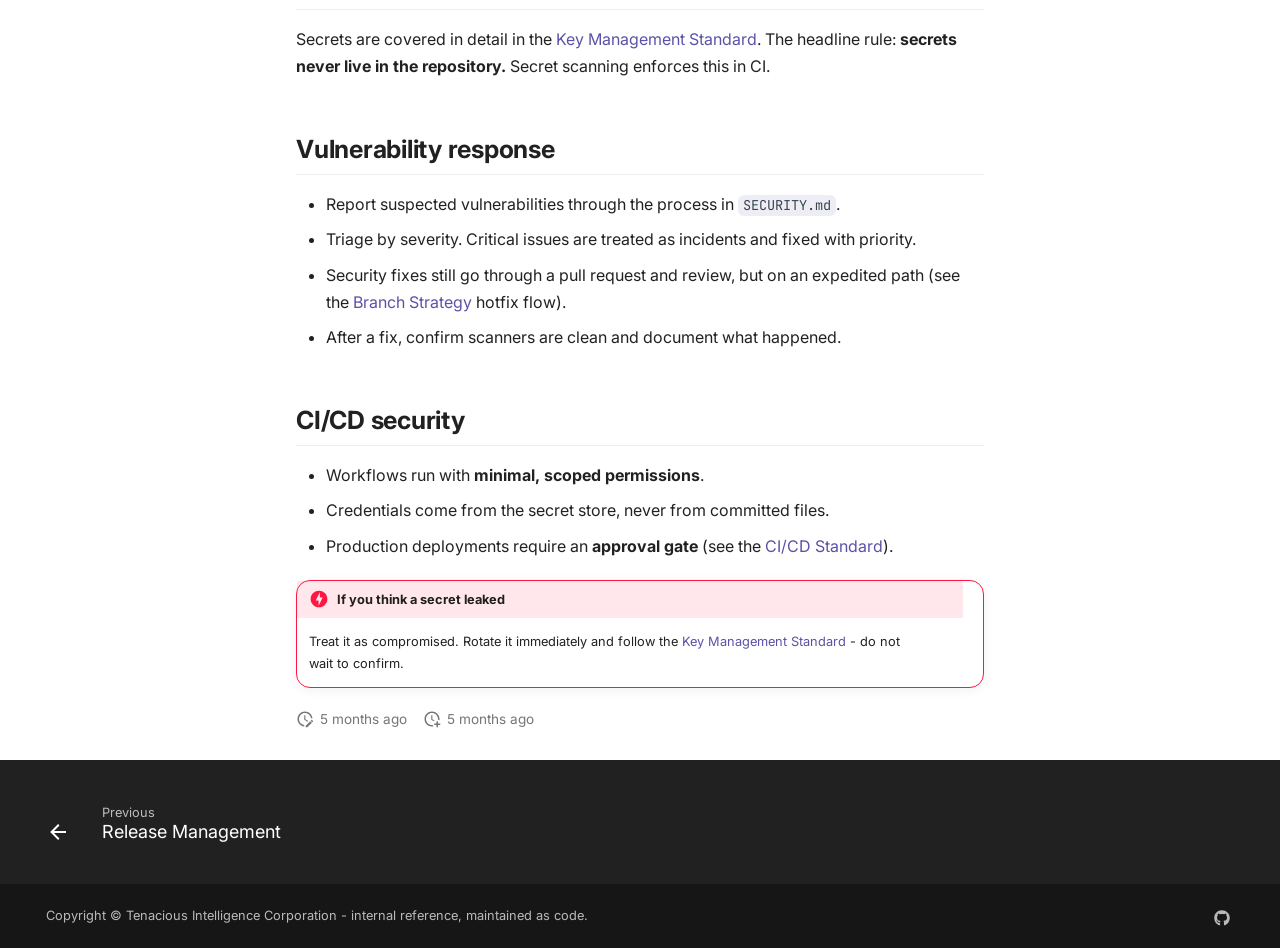
<file: security-standard/index.html>
<!doctype html>
<html lang="en" class="no-js">
  <head>
    
      <meta charset="utf-8">
      <meta name="viewport" content="width=device-width,initial-scale=1">
      
        <meta name="description" content="The official reference for engineering standards at Tenacious.">
      
      
        <meta name="author" content="Tenacious Intelligence Corporation">
      
      
        <link rel="canonical" href="https://nuryenigusmekonen.github.io/tenacious-engineering-standards/security-standard/">
      
      
        <link rel="prev" href="../release-management-standard/">
      
      
      
        
      
      
      <link rel="icon" href="../assets/favicon.png">
      <meta name="generator" content="mkdocs-1.6.1, mkdocs-material-9.7.6">
    
    
      
        <title>Security - Tenacious Engineering Standards</title>
      
    
    
      <link rel="stylesheet" href="../assets/stylesheets/main.484c7ddc.min.css">
      
        
        <link rel="stylesheet" href="../assets/stylesheets/palette.ab4e12ef.min.css">
      
      


    
    
      
    
    
      
        
        
        <link rel="preconnect" href="https://fonts.gstatic.com" crossorigin>
        <link rel="stylesheet" href="https://fonts.googleapis.com/css?family=Inter:300,300i,400,400i,700,700i%7CJetBrains+Mono:400,400i,700,700i&display=fallback">
        <style>:root{--md-text-font:"Inter";--md-code-font:"JetBrains Mono"}</style>
      
    
    
      <link rel="stylesheet" href="../css/timeago.css">
    
      <link rel="stylesheet" href="../assets/extra.css">
    
    <script>__md_scope=new URL("..",location),__md_hash=e=>[...e].reduce(((e,_)=>(e<<5)-e+_.charCodeAt(0)),0),__md_get=(e,_=localStorage,t=__md_scope)=>JSON.parse(_.getItem(t.pathname+"."+e)),__md_set=(e,_,t=localStorage,a=__md_scope)=>{try{t.setItem(a.pathname+"."+e,JSON.stringify(_))}catch(e){}}</script>
    
      

    
    
  </head>
  
  
    
    
      
    
    
    
    
    <body dir="ltr" data-md-color-scheme="default" data-md-color-primary="black" data-md-color-accent="deep-purple">
  
    
    <input class="md-toggle" data-md-toggle="drawer" type="checkbox" id="__drawer" autocomplete="off">
    <input class="md-toggle" data-md-toggle="search" type="checkbox" id="__search" autocomplete="off">
    <label class="md-overlay" for="__drawer"></label>
    <div data-md-component="skip">
      
        
        <a href="#security" class="md-skip">
          Skip to content
        </a>
      
    </div>
    <div data-md-component="announce">
      
    </div>
    
    
      

  

<header class="md-header md-header--shadow" data-md-component="header">
  <nav class="md-header__inner md-grid" aria-label="Header">
    <a href=".." title="Tenacious Engineering Standards" class="md-header__button md-logo" aria-label="Tenacious Engineering Standards" data-md-component="logo">
      
  <img src="../assets/mark-white.png" alt="logo">

    </a>
    <label class="md-header__button md-icon" for="__drawer">
      
      <svg xmlns="http://www.w3.org/2000/svg" viewBox="0 0 24 24"><path d="M3 6h18v2H3zm0 5h18v2H3zm0 5h18v2H3z"/></svg>
    </label>
    <div class="md-header__title" data-md-component="header-title">
      <div class="md-header__ellipsis">
        <div class="md-header__topic">
          <span class="md-ellipsis">
            Tenacious Engineering Standards
          </span>
        </div>
        <div class="md-header__topic" data-md-component="header-topic">
          <span class="md-ellipsis">
            
              Security
            
          </span>
        </div>
      </div>
    </div>
    
      
        <form class="md-header__option" data-md-component="palette">
  
    
    
    
    <input class="md-option" data-md-color-media="(prefers-color-scheme: light)" data-md-color-scheme="default" data-md-color-primary="black" data-md-color-accent="deep-purple"  aria-label="Switch to dark mode"  type="radio" name="__palette" id="__palette_0">
    
      <label class="md-header__button md-icon" title="Switch to dark mode" for="__palette_1" hidden>
        <svg xmlns="http://www.w3.org/2000/svg" viewBox="0 0 24 24"><path d="m17.75 4.09-2.53 1.94.91 3.06-2.63-1.81-2.63 1.81.91-3.06-2.53-1.94L12.44 4l1.06-3 1.06 3zm3.5 6.91-1.64 1.25.59 1.98-1.7-1.17-1.7 1.17.59-1.98L15.75 11l2.06-.05L18.5 9l.69 1.95zm-2.28 4.95c.83-.08 1.72 1.1 1.19 1.85-.32.45-.66.87-1.08 1.27C15.17 23 8.84 23 4.94 19.07c-3.91-3.9-3.91-10.24 0-14.14.4-.4.82-.76 1.27-1.08.75-.53 1.93.36 1.85 1.19-.27 2.86.69 5.83 2.89 8.02a9.96 9.96 0 0 0 8.02 2.89m-1.64 2.02a12.08 12.08 0 0 1-7.8-3.47c-2.17-2.19-3.33-5-3.49-7.82-2.81 3.14-2.7 7.96.31 10.98 3.02 3.01 7.84 3.12 10.98.31"/></svg>
      </label>
    
  
    
    
    
    <input class="md-option" data-md-color-media="(prefers-color-scheme: dark)" data-md-color-scheme="slate" data-md-color-primary="black" data-md-color-accent="deep-purple"  aria-label="Switch to light mode"  type="radio" name="__palette" id="__palette_1">
    
      <label class="md-header__button md-icon" title="Switch to light mode" for="__palette_0" hidden>
        <svg xmlns="http://www.w3.org/2000/svg" viewBox="0 0 24 24"><path d="M12 7a5 5 0 0 1 5 5 5 5 0 0 1-5 5 5 5 0 0 1-5-5 5 5 0 0 1 5-5m0 2a3 3 0 0 0-3 3 3 3 0 0 0 3 3 3 3 0 0 0 3-3 3 3 0 0 0-3-3m0-7 2.39 3.42C13.65 5.15 12.84 5 12 5s-1.65.15-2.39.42zM3.34 7l4.16-.35A7.2 7.2 0 0 0 5.94 8.5c-.44.74-.69 1.5-.83 2.29zm.02 10 1.76-3.77a7.131 7.131 0 0 0 2.38 4.14zM20.65 7l-1.77 3.79a7.02 7.02 0 0 0-2.38-4.15zm-.01 10-4.14.36c.59-.51 1.12-1.14 1.54-1.86.42-.73.69-1.5.83-2.29zM12 22l-2.41-3.44c.74.27 1.55.44 2.41.44.82 0 1.63-.17 2.37-.44z"/></svg>
      </label>
    
  
</form>
      
    
    
      <script>var palette=__md_get("__palette");if(palette&&palette.color){if("(prefers-color-scheme)"===palette.color.media){var media=matchMedia("(prefers-color-scheme: light)"),input=document.querySelector(media.matches?"[data-md-color-media='(prefers-color-scheme: light)']":"[data-md-color-media='(prefers-color-scheme: dark)']");palette.color.media=input.getAttribute("data-md-color-media"),palette.color.scheme=input.getAttribute("data-md-color-scheme"),palette.color.primary=input.getAttribute("data-md-color-primary"),palette.color.accent=input.getAttribute("data-md-color-accent")}for(var[key,value]of Object.entries(palette.color))document.body.setAttribute("data-md-color-"+key,value)}</script>
    
    
    
      
      
        <label class="md-header__button md-icon" for="__search">
          
          <svg xmlns="http://www.w3.org/2000/svg" viewBox="0 0 24 24"><path d="M9.5 3A6.5 6.5 0 0 1 16 9.5c0 1.61-.59 3.09-1.56 4.23l.27.27h.79l5 5-1.5 1.5-5-5v-.79l-.27-.27A6.52 6.52 0 0 1 9.5 16 6.5 6.5 0 0 1 3 9.5 6.5 6.5 0 0 1 9.5 3m0 2C7 5 5 7 5 9.5S7 14 9.5 14 14 12 14 9.5 12 5 9.5 5"/></svg>
        </label>
        <div class="md-search" data-md-component="search" role="dialog">
  <label class="md-search__overlay" for="__search"></label>
  <div class="md-search__inner" role="search">
    <form class="md-search__form" name="search">
      <input type="text" class="md-search__input" name="query" aria-label="Search" placeholder="Search" autocapitalize="off" autocorrect="off" autocomplete="off" spellcheck="false" data-md-component="search-query" required>
      <label class="md-search__icon md-icon" for="__search">
        
        <svg xmlns="http://www.w3.org/2000/svg" viewBox="0 0 24 24"><path d="M9.5 3A6.5 6.5 0 0 1 16 9.5c0 1.61-.59 3.09-1.56 4.23l.27.27h.79l5 5-1.5 1.5-5-5v-.79l-.27-.27A6.52 6.52 0 0 1 9.5 16 6.5 6.5 0 0 1 3 9.5 6.5 6.5 0 0 1 9.5 3m0 2C7 5 5 7 5 9.5S7 14 9.5 14 14 12 14 9.5 12 5 9.5 5"/></svg>
        
        <svg xmlns="http://www.w3.org/2000/svg" viewBox="0 0 24 24"><path d="M20 11v2H8l5.5 5.5-1.42 1.42L4.16 12l7.92-7.92L13.5 5.5 8 11z"/></svg>
      </label>
      <nav class="md-search__options" aria-label="Search">
        
          <a href="javascript:void(0)" class="md-search__icon md-icon" title="Share" aria-label="Share" data-clipboard data-clipboard-text="" data-md-component="search-share" tabindex="-1">
            
            <svg xmlns="http://www.w3.org/2000/svg" viewBox="0 0 24 24"><path d="M18 16.08c-.76 0-1.44.3-1.96.77L8.91 12.7c.05-.23.09-.46.09-.7s-.04-.47-.09-.7l7.05-4.11c.54.5 1.25.81 2.04.81a3 3 0 0 0 3-3 3 3 0 0 0-3-3 3 3 0 0 0-3 3c0 .24.04.47.09.7L8.04 9.81C7.5 9.31 6.79 9 6 9a3 3 0 0 0-3 3 3 3 0 0 0 3 3c.79 0 1.5-.31 2.04-.81l7.12 4.15c-.05.21-.08.43-.08.66 0 1.61 1.31 2.91 2.92 2.91s2.92-1.3 2.92-2.91A2.92 2.92 0 0 0 18 16.08"/></svg>
          </a>
        
        <button type="reset" class="md-search__icon md-icon" title="Clear" aria-label="Clear" tabindex="-1">
          
          <svg xmlns="http://www.w3.org/2000/svg" viewBox="0 0 24 24"><path d="M19 6.41 17.59 5 12 10.59 6.41 5 5 6.41 10.59 12 5 17.59 6.41 19 12 13.41 17.59 19 19 17.59 13.41 12z"/></svg>
        </button>
      </nav>
      
        <div class="md-search__suggest" data-md-component="search-suggest"></div>
      
    </form>
    <div class="md-search__output">
      <div class="md-search__scrollwrap" tabindex="0" data-md-scrollfix>
        <div class="md-search-result" data-md-component="search-result">
          <div class="md-search-result__meta">
            Initializing search
          </div>
          <ol class="md-search-result__list" role="presentation"></ol>
        </div>
      </div>
    </div>
  </div>
</div>
      
    
    
      <div class="md-header__source">
        <a href="https://github.com/NuryeNigusMekonen/tenacious-engineering-standards" title="Go to repository" class="md-source" data-md-component="source">
  <div class="md-source__icon md-icon">
    
    <svg xmlns="http://www.w3.org/2000/svg" viewBox="0 0 512 512"><!--! Font Awesome Free 7.1.0 by @fontawesome - https://fontawesome.com License - https://fontawesome.com/license/free (Icons: CC BY 4.0, Fonts: SIL OFL 1.1, Code: MIT License) Copyright 2025 Fonticons, Inc.--><path d="M173.9 397.4c0 2-2.3 3.6-5.2 3.6-3.3.3-5.6-1.3-5.6-3.6 0-2 2.3-3.6 5.2-3.6 3-.3 5.6 1.3 5.6 3.6m-31.1-4.5c-.7 2 1.3 4.3 4.3 4.9 2.6 1 5.6 0 6.2-2s-1.3-4.3-4.3-5.2c-2.6-.7-5.5.3-6.2 2.3m44.2-1.7c-2.9.7-4.9 2.6-4.6 4.9.3 2 2.9 3.3 5.9 2.6 2.9-.7 4.9-2.6 4.6-4.6-.3-1.9-3-3.2-5.9-2.9M252.8 8C114.1 8 8 113.3 8 252c0 110.9 69.8 205.8 169.5 239.2 12.8 2.3 17.3-5.6 17.3-12.1 0-6.2-.3-40.4-.3-61.4 0 0-70 15-84.7-29.8 0 0-11.4-29.1-27.8-36.6 0 0-22.9-15.7 1.6-15.4 0 0 24.9 2 38.6 25.8 21.9 38.6 58.6 27.5 72.9 20.9 2.3-16 8.8-27.1 16-33.7-55.9-6.2-112.3-14.3-112.3-110.5 0-27.5 7.6-41.3 23.6-58.9-2.6-6.5-11.1-33.3 2.6-67.9 20.9-6.5 69 27 69 27 20-5.6 41.5-8.5 62.8-8.5s42.8 2.9 62.8 8.5c0 0 48.1-33.6 69-27 13.7 34.7 5.2 61.4 2.6 67.9 16 17.7 25.8 31.5 25.8 58.9 0 96.5-58.9 104.2-114.8 110.5 9.2 7.9 17 22.9 17 46.4 0 33.7-.3 75.4-.3 83.6 0 6.5 4.6 14.4 17.3 12.1C436.2 457.8 504 362.9 504 252 504 113.3 391.5 8 252.8 8M105.2 352.9c-1.3 1-1 3.3.7 5.2 1.6 1.6 3.9 2.3 5.2 1 1.3-1 1-3.3-.7-5.2-1.6-1.6-3.9-2.3-5.2-1m-10.8-8.1c-.7 1.3.3 2.9 2.3 3.9 1.6 1 3.6.7 4.3-.7.7-1.3-.3-2.9-2.3-3.9-2-.6-3.6-.3-4.3.7m32.4 35.6c-1.6 1.3-1 4.3 1.3 6.2 2.3 2.3 5.2 2.6 6.5 1 1.3-1.3.7-4.3-1.3-6.2-2.2-2.3-5.2-2.6-6.5-1m-11.4-14.7c-1.6 1-1.6 3.6 0 5.9s4.3 3.3 5.6 2.3c1.6-1.3 1.6-3.9 0-6.2-1.4-2.3-4-3.3-5.6-2"/></svg>
  </div>
  <div class="md-source__repository">
    tenacious-engineering-standards
  </div>
</a>
      </div>
    
  </nav>
  
</header>
    
    <div class="md-container" data-md-component="container">
      
      
        
          
        
      
      <main class="md-main" data-md-component="main">
        <div class="md-main__inner md-grid">
          
            
              
              <div class="md-sidebar md-sidebar--primary" data-md-component="sidebar" data-md-type="navigation" >
                <div class="md-sidebar__scrollwrap">
                  <div class="md-sidebar__inner">
                    



<nav class="md-nav md-nav--primary" aria-label="Navigation" data-md-level="0">
  <label class="md-nav__title" for="__drawer">
    <a href=".." title="Tenacious Engineering Standards" class="md-nav__button md-logo" aria-label="Tenacious Engineering Standards" data-md-component="logo">
      
  <img src="../assets/mark-white.png" alt="logo">

    </a>
    Tenacious Engineering Standards
  </label>
  
    <div class="md-nav__source">
      <a href="https://github.com/NuryeNigusMekonen/tenacious-engineering-standards" title="Go to repository" class="md-source" data-md-component="source">
  <div class="md-source__icon md-icon">
    
    <svg xmlns="http://www.w3.org/2000/svg" viewBox="0 0 512 512"><!--! Font Awesome Free 7.1.0 by @fontawesome - https://fontawesome.com License - https://fontawesome.com/license/free (Icons: CC BY 4.0, Fonts: SIL OFL 1.1, Code: MIT License) Copyright 2025 Fonticons, Inc.--><path d="M173.9 397.4c0 2-2.3 3.6-5.2 3.6-3.3.3-5.6-1.3-5.6-3.6 0-2 2.3-3.6 5.2-3.6 3-.3 5.6 1.3 5.6 3.6m-31.1-4.5c-.7 2 1.3 4.3 4.3 4.9 2.6 1 5.6 0 6.2-2s-1.3-4.3-4.3-5.2c-2.6-.7-5.5.3-6.2 2.3m44.2-1.7c-2.9.7-4.9 2.6-4.6 4.9.3 2 2.9 3.3 5.9 2.6 2.9-.7 4.9-2.6 4.6-4.6-.3-1.9-3-3.2-5.9-2.9M252.8 8C114.1 8 8 113.3 8 252c0 110.9 69.8 205.8 169.5 239.2 12.8 2.3 17.3-5.6 17.3-12.1 0-6.2-.3-40.4-.3-61.4 0 0-70 15-84.7-29.8 0 0-11.4-29.1-27.8-36.6 0 0-22.9-15.7 1.6-15.4 0 0 24.9 2 38.6 25.8 21.9 38.6 58.6 27.5 72.9 20.9 2.3-16 8.8-27.1 16-33.7-55.9-6.2-112.3-14.3-112.3-110.5 0-27.5 7.6-41.3 23.6-58.9-2.6-6.5-11.1-33.3 2.6-67.9 20.9-6.5 69 27 69 27 20-5.6 41.5-8.5 62.8-8.5s42.8 2.9 62.8 8.5c0 0 48.1-33.6 69-27 13.7 34.7 5.2 61.4 2.6 67.9 16 17.7 25.8 31.5 25.8 58.9 0 96.5-58.9 104.2-114.8 110.5 9.2 7.9 17 22.9 17 46.4 0 33.7-.3 75.4-.3 83.6 0 6.5 4.6 14.4 17.3 12.1C436.2 457.8 504 362.9 504 252 504 113.3 391.5 8 252.8 8M105.2 352.9c-1.3 1-1 3.3.7 5.2 1.6 1.6 3.9 2.3 5.2 1 1.3-1 1-3.3-.7-5.2-1.6-1.6-3.9-2.3-5.2-1m-10.8-8.1c-.7 1.3.3 2.9 2.3 3.9 1.6 1 3.6.7 4.3-.7.7-1.3-.3-2.9-2.3-3.9-2-.6-3.6-.3-4.3.7m32.4 35.6c-1.6 1.3-1 4.3 1.3 6.2 2.3 2.3 5.2 2.6 6.5 1 1.3-1.3.7-4.3-1.3-6.2-2.2-2.3-5.2-2.6-6.5-1m-11.4-14.7c-1.6 1-1.6 3.6 0 5.9s4.3 3.3 5.6 2.3c1.6-1.3 1.6-3.9 0-6.2-1.4-2.3-4-3.3-5.6-2"/></svg>
  </div>
  <div class="md-source__repository">
    tenacious-engineering-standards
  </div>
</a>
    </div>
  
  <ul class="md-nav__list" data-md-scrollfix>
    
      
      
  
  
  
  
    <li class="md-nav__item">
      <a href=".." class="md-nav__link">
        
  
  
  <span class="md-ellipsis">
    
  
    Home
  

    
  </span>
  
  

      </a>
    </li>
  

    
      
      
  
  
  
  
    <li class="md-nav__item">
      <a href="../onboarding-guide/" class="md-nav__link">
        
  
  
  <span class="md-ellipsis">
    
  
    Onboarding Guide
  

    
  </span>
  
  

      </a>
    </li>
  

    
      
      
  
  
    
  
  
  
    
    
      
        
      
        
      
        
      
        
      
        
      
        
      
        
      
        
      
        
      
        
      
        
      
    
    
    
      
        
        
      
    
    
    <li class="md-nav__item md-nav__item--active md-nav__item--section md-nav__item--nested">
      
        
        
        <input class="md-nav__toggle md-toggle " type="checkbox" id="__nav_3" checked>
        
          
          <label class="md-nav__link" for="__nav_3" id="__nav_3_label" tabindex="">
            
  
  
  <span class="md-ellipsis">
    
  
    Standards
  

    
  </span>
  
  

            <span class="md-nav__icon md-icon"></span>
          </label>
        
        <nav class="md-nav" data-md-level="1" aria-labelledby="__nav_3_label" aria-expanded="true">
          <label class="md-nav__title" for="__nav_3">
            <span class="md-nav__icon md-icon"></span>
            
  
    Standards
  

          </label>
          <ul class="md-nav__list" data-md-scrollfix>
            
              
                
  
  
  
  
    <li class="md-nav__item">
      <a href="../repository-management-standard/" class="md-nav__link">
        
  
  
  <span class="md-ellipsis">
    
  
    Repository Management
  

    
  </span>
  
  

      </a>
    </li>
  

              
            
              
                
  
  
  
  
    <li class="md-nav__item">
      <a href="../engineering-baseline-standard/" class="md-nav__link">
        
  
  
  <span class="md-ellipsis">
    
  
    Engineering Baseline
  

    
  </span>
  
  

      </a>
    </li>
  

              
            
              
                
  
  
  
  
    <li class="md-nav__item">
      <a href="../branching-standard/" class="md-nav__link">
        
  
  
  <span class="md-ellipsis">
    
  
    Branch Strategy
  

    
  </span>
  
  

      </a>
    </li>
  

              
            
              
                
  
  
  
  
    <li class="md-nav__item">
      <a href="../pull-request-standard/" class="md-nav__link">
        
  
  
  <span class="md-ellipsis">
    
  
    Pull Requests
  

    
  </span>
  
  

      </a>
    </li>
  

              
            
              
                
  
  
  
  
    <li class="md-nav__item">
      <a href="../code-review-standard/" class="md-nav__link">
        
  
  
  <span class="md-ellipsis">
    
  
    Code Review
  

    
  </span>
  
  

      </a>
    </li>
  

              
            
              
                
  
  
  
  
    <li class="md-nav__item">
      <a href="../secrets-management-standard/" class="md-nav__link">
        
  
  
  <span class="md-ellipsis">
    
  
    Key Management
  

    
  </span>
  
  

      </a>
    </li>
  

              
            
              
                
  
  
  
  
    <li class="md-nav__item">
      <a href="../ci-cd-standard/" class="md-nav__link">
        
  
  
  <span class="md-ellipsis">
    
  
    CI/CD
  

    
  </span>
  
  

      </a>
    </li>
  

              
            
              
                
  
  
  
  
    <li class="md-nav__item">
      <a href="../manual-testing-standard/" class="md-nav__link">
        
  
  
  <span class="md-ellipsis">
    
  
    Manual Testing
  

    
  </span>
  
  

      </a>
    </li>
  

              
            
              
                
  
  
  
  
    <li class="md-nav__item">
      <a href="../automation-testing-standard/" class="md-nav__link">
        
  
  
  <span class="md-ellipsis">
    
  
    Automation Testing
  

    
  </span>
  
  

      </a>
    </li>
  

              
            
              
                
  
  
  
  
    <li class="md-nav__item">
      <a href="../release-management-standard/" class="md-nav__link">
        
  
  
  <span class="md-ellipsis">
    
  
    Release Management
  

    
  </span>
  
  

      </a>
    </li>
  

              
            
              
                
  
  
    
  
  
  
    <li class="md-nav__item md-nav__item--active">
      
      <input class="md-nav__toggle md-toggle" type="checkbox" id="__toc">
      
      
        
      
      
        <label class="md-nav__link md-nav__link--active" for="__toc">
          
  
  
  <span class="md-ellipsis">
    
  
    Security
  

    
  </span>
  
  

          <span class="md-nav__icon md-icon"></span>
        </label>
      
      <a href="./" class="md-nav__link md-nav__link--active">
        
  
  
  <span class="md-ellipsis">
    
  
    Security
  

    
  </span>
  
  

      </a>
      
        

<nav class="md-nav md-nav--secondary" aria-label="Table of contents">
  
  
  
    
  
  
    <label class="md-nav__title" for="__toc">
      <span class="md-nav__icon md-icon"></span>
      Table of contents
    </label>
    <ul class="md-nav__list" data-md-component="toc" data-md-scrollfix>
      
        <li class="md-nav__item">
  <a href="#baseline-requirements" class="md-nav__link">
    <span class="md-ellipsis">
      
        Baseline requirements
      
    </span>
  </a>
  
</li>
      
        <li class="md-nav__item">
  <a href="#access-control" class="md-nav__link">
    <span class="md-ellipsis">
      
        Access control
      
    </span>
  </a>
  
</li>
      
        <li class="md-nav__item">
  <a href="#dependencies" class="md-nav__link">
    <span class="md-ellipsis">
      
        Dependencies
      
    </span>
  </a>
  
</li>
      
        <li class="md-nav__item">
  <a href="#secure-coding" class="md-nav__link">
    <span class="md-ellipsis">
      
        Secure coding
      
    </span>
  </a>
  
</li>
      
        <li class="md-nav__item">
  <a href="#secrets" class="md-nav__link">
    <span class="md-ellipsis">
      
        Secrets
      
    </span>
  </a>
  
</li>
      
        <li class="md-nav__item">
  <a href="#vulnerability-response" class="md-nav__link">
    <span class="md-ellipsis">
      
        Vulnerability response
      
    </span>
  </a>
  
</li>
      
        <li class="md-nav__item">
  <a href="#cicd-security" class="md-nav__link">
    <span class="md-ellipsis">
      
        CI/CD security
      
    </span>
  </a>
  
</li>
      
    </ul>
  
</nav>
      
    </li>
  

              
            
          </ul>
        </nav>
      
    </li>
  

    
  </ul>
</nav>
                  </div>
                </div>
              </div>
            
            
              
              <div class="md-sidebar md-sidebar--secondary" data-md-component="sidebar" data-md-type="toc" >
                <div class="md-sidebar__scrollwrap">
                  <div class="md-sidebar__inner">
                    

<nav class="md-nav md-nav--secondary" aria-label="Table of contents">
  
  
  
    
  
  
    <label class="md-nav__title" for="__toc">
      <span class="md-nav__icon md-icon"></span>
      Table of contents
    </label>
    <ul class="md-nav__list" data-md-component="toc" data-md-scrollfix>
      
        <li class="md-nav__item">
  <a href="#baseline-requirements" class="md-nav__link">
    <span class="md-ellipsis">
      
        Baseline requirements
      
    </span>
  </a>
  
</li>
      
        <li class="md-nav__item">
  <a href="#access-control" class="md-nav__link">
    <span class="md-ellipsis">
      
        Access control
      
    </span>
  </a>
  
</li>
      
        <li class="md-nav__item">
  <a href="#dependencies" class="md-nav__link">
    <span class="md-ellipsis">
      
        Dependencies
      
    </span>
  </a>
  
</li>
      
        <li class="md-nav__item">
  <a href="#secure-coding" class="md-nav__link">
    <span class="md-ellipsis">
      
        Secure coding
      
    </span>
  </a>
  
</li>
      
        <li class="md-nav__item">
  <a href="#secrets" class="md-nav__link">
    <span class="md-ellipsis">
      
        Secrets
      
    </span>
  </a>
  
</li>
      
        <li class="md-nav__item">
  <a href="#vulnerability-response" class="md-nav__link">
    <span class="md-ellipsis">
      
        Vulnerability response
      
    </span>
  </a>
  
</li>
      
        <li class="md-nav__item">
  <a href="#cicd-security" class="md-nav__link">
    <span class="md-ellipsis">
      
        CI/CD security
      
    </span>
  </a>
  
</li>
      
    </ul>
  
</nav>
                  </div>
                </div>
              </div>
            
          
          
            <div class="md-content" data-md-component="content">
              
              <article class="md-content__inner md-typeset">
                
                  



<h1 id="security">Security<a class="headerlink" href="#security" title="Permanent link">&para;</a></h1>
<p>Security is everyone's responsibility, and it is built in from the first commit - not bolted on later.
This standard defines the baseline security requirements for every Tenacious repository.</p>
<h2 id="baseline-requirements">Baseline requirements<a class="headerlink" href="#baseline-requirements" title="Permanent link">&para;</a></h2>
<p>Every repository must have, from the template:</p>
<ul>
<li>A <strong><code>SECURITY.md</code></strong> policy describing how to report a vulnerability.</li>
<li><strong>Dependency scanning</strong> enabled (e.g. Dependabot or equivalent) to flag vulnerable dependencies.</li>
<li><strong>Code scanning</strong> enabled (e.g. CodeQL or equivalent) running in CI.</li>
<li><strong>Secret scanning</strong> enabled to catch credentials before they are committed.</li>
<li><strong>Branch protection</strong> on every protected branch (<code>dev</code>, <code>staging</code>, <code>production</code>) so unreviewed code cannot ship (see the <a href="../branching-standard/">Branch Strategy</a>).</li>
</ul>
<h2 id="access-control">Access control<a class="headerlink" href="#access-control" title="Permanent link">&para;</a></h2>
<ul>
<li>Access is <strong>managed through teams, not individuals</strong> (see the <a href="../repository-management-standard/">Repository Management Standard</a>).</li>
<li>Grant the <strong>least privilege</strong> necessary: read by default, write only where needed, admin rarely.</li>
<li>External client repositories are accessed only through the <strong>client's team</strong>.</li>
<li>Review team membership and access regularly; remove access promptly when someone leaves a project.</li>
</ul>
<h2 id="dependencies">Dependencies<a class="headerlink" href="#dependencies" title="Permanent link">&para;</a></h2>
<ul>
<li>Keep dependencies up to date; triage scanner alerts promptly.</li>
<li>Prefer well-maintained, widely-used libraries over obscure ones.</li>
<li>Pin versions and use lockfiles so builds are reproducible.</li>
<li>Review new dependencies before adding them - every dependency is attack surface.</li>
</ul>
<h2 id="secure-coding">Secure coding<a class="headerlink" href="#secure-coding" title="Permanent link">&para;</a></h2>
<ul>
<li>Validate and sanitize all external input.</li>
<li>Use parameterized queries; never build SQL or shell commands by string concatenation.</li>
<li>Encode output to prevent injection (XSS, command injection, etc.).</li>
<li>Apply least privilege to service accounts, tokens, and database users.</li>
</ul>
<h2 id="secrets">Secrets<a class="headerlink" href="#secrets" title="Permanent link">&para;</a></h2>
<p>Secrets are covered in detail in the <a href="../secrets-management-standard/">Key Management Standard</a>.
The headline rule: <strong>secrets never live in the repository.</strong> Secret scanning enforces this in CI.</p>
<h2 id="vulnerability-response">Vulnerability response<a class="headerlink" href="#vulnerability-response" title="Permanent link">&para;</a></h2>
<ul>
<li>Report suspected vulnerabilities through the process in <code>SECURITY.md</code>.</li>
<li>Triage by severity. Critical issues are treated as incidents and fixed with priority.</li>
<li>Security fixes still go through a pull request and review, but on an expedited path
  (see the <a href="../branching-standard/">Branch Strategy</a> hotfix flow).</li>
<li>After a fix, confirm scanners are clean and document what happened.</li>
</ul>
<h2 id="cicd-security">CI/CD security<a class="headerlink" href="#cicd-security" title="Permanent link">&para;</a></h2>
<ul>
<li>Workflows run with <strong>minimal, scoped permissions</strong>.</li>
<li>Credentials come from the secret store, never from committed files.</li>
<li>Production deployments require an <strong>approval gate</strong> (see the <a href="../ci-cd-standard/">CI/CD Standard</a>).</li>
</ul>
<div class="admonition danger">
<p class="admonition-title">If you think a secret leaked</p>
<p>Treat it as compromised. Rotate it immediately and follow the
<a href="../secrets-management-standard/">Key Management Standard</a> - do not wait to confirm.</p>
</div>







  
    
  
  
    
  


  <aside class="md-source-file">
    
      
  <span class="md-source-file__fact">
    <span class="md-icon" title="Last update">
      <svg xmlns="http://www.w3.org/2000/svg" viewBox="0 0 24 24"><path d="M21 13.1c-.1 0-.3.1-.4.2l-1 1 2.1 2.1 1-1c.2-.2.2-.6 0-.8l-1.3-1.3c-.1-.1-.2-.2-.4-.2m-1.9 1.8-6.1 6V23h2.1l6.1-6.1zM12.5 7v5.2l4 2.4-1 1L11 13V7zM11 21.9c-5.1-.5-9-4.8-9-9.9C2 6.5 6.5 2 12 2c5.3 0 9.6 4.1 10 9.3-.3-.1-.6-.2-1-.2s-.7.1-1 .2C19.6 7.2 16.2 4 12 4c-4.4 0-8 3.6-8 8 0 4.1 3.1 7.5 7.1 7.9l-.1.2z"/></svg>
    </span>
    <span class="git-revision-date-localized-plugin git-revision-date-localized-plugin-timeago" title="July 2, 2026 10:05:30 UTC"><span class="timeago" datetime="2026-07-02T10:05:30+00:00" locale="en"></span></span><span class="git-revision-date-localized-plugin git-revision-date-localized-plugin-iso_date" title="July 2, 2026 10:05:30 UTC">2026-07-02</span>
  </span>

    
    
      
  <span class="md-source-file__fact">
    <span class="md-icon" title="Created">
      <svg xmlns="http://www.w3.org/2000/svg" viewBox="0 0 24 24"><path d="M14.47 15.08 11 13V7h1.5v5.25l3.08 1.83c-.41.28-.79.62-1.11 1m-1.39 4.84c-.36.05-.71.08-1.08.08-4.42 0-8-3.58-8-8s3.58-8 8-8 8 3.58 8 8c0 .37-.03.72-.08 1.08.69.1 1.33.32 1.92.64.1-.56.16-1.13.16-1.72 0-5.5-4.5-10-10-10S2 6.5 2 12s4.47 10 10 10c.59 0 1.16-.06 1.72-.16-.32-.59-.54-1.23-.64-1.92M18 15v3h-3v2h3v3h2v-3h3v-2h-3v-3z"/></svg>
    </span>
    <span class="git-revision-date-localized-plugin git-revision-date-localized-plugin-timeago" title="June 26, 2026 12:14:37 UTC"><span class="timeago" datetime="2026-06-26T12:14:37+00:00" locale="en"></span></span><span class="git-revision-date-localized-plugin git-revision-date-localized-plugin-iso_date" title="June 26, 2026 12:14:37 UTC">2026-06-26</span>
  </span>

    
    
    
  </aside>





                
              </article>
            </div>
          
          
<script>var target=document.getElementById(location.hash.slice(1));target&&target.name&&(target.checked=target.name.startsWith("__tabbed_"))</script>
        </div>
        
          <button type="button" class="md-top md-icon" data-md-component="top" hidden>
  
  <svg xmlns="http://www.w3.org/2000/svg" viewBox="0 0 24 24"><path d="M13 20h-2V8l-5.5 5.5-1.42-1.42L12 4.16l7.92 7.92-1.42 1.42L13 8z"/></svg>
  Back to top
</button>
        
      </main>
      
        <footer class="md-footer">
  
    
      
      <nav class="md-footer__inner md-grid" aria-label="Footer" >
        
          
          <a href="../release-management-standard/" class="md-footer__link md-footer__link--prev" aria-label="Previous: Release Management">
            <div class="md-footer__button md-icon">
              
              <svg xmlns="http://www.w3.org/2000/svg" viewBox="0 0 24 24"><path d="M20 11v2H8l5.5 5.5-1.42 1.42L4.16 12l7.92-7.92L13.5 5.5 8 11z"/></svg>
            </div>
            <div class="md-footer__title">
              <span class="md-footer__direction">
                Previous
              </span>
              <div class="md-ellipsis">
                Release Management
              </div>
            </div>
          </a>
        
        
      </nav>
    
  
  <div class="md-footer-meta md-typeset">
    <div class="md-footer-meta__inner md-grid">
      <div class="md-copyright">
  
    <div class="md-copyright__highlight">
      Copyright &copy; Tenacious Intelligence Corporation - internal reference, maintained as code.

    </div>
  
  
</div>
      
        
<div class="md-social">
  
    
    
    
    
    <a href="https://github.com/NuryeNigusMekonen/tenacious-engineering-standards" target="_blank" rel="noopener" title="Tenacious on GitHub" class="md-social__link">
      <svg xmlns="http://www.w3.org/2000/svg" viewBox="0 0 512 512"><!--! Font Awesome Free 7.1.0 by @fontawesome - https://fontawesome.com License - https://fontawesome.com/license/free (Icons: CC BY 4.0, Fonts: SIL OFL 1.1, Code: MIT License) Copyright 2025 Fonticons, Inc.--><path d="M173.9 397.4c0 2-2.3 3.6-5.2 3.6-3.3.3-5.6-1.3-5.6-3.6 0-2 2.3-3.6 5.2-3.6 3-.3 5.6 1.3 5.6 3.6m-31.1-4.5c-.7 2 1.3 4.3 4.3 4.9 2.6 1 5.6 0 6.2-2s-1.3-4.3-4.3-5.2c-2.6-.7-5.5.3-6.2 2.3m44.2-1.7c-2.9.7-4.9 2.6-4.6 4.9.3 2 2.9 3.3 5.9 2.6 2.9-.7 4.9-2.6 4.6-4.6-.3-1.9-3-3.2-5.9-2.9M252.8 8C114.1 8 8 113.3 8 252c0 110.9 69.8 205.8 169.5 239.2 12.8 2.3 17.3-5.6 17.3-12.1 0-6.2-.3-40.4-.3-61.4 0 0-70 15-84.7-29.8 0 0-11.4-29.1-27.8-36.6 0 0-22.9-15.7 1.6-15.4 0 0 24.9 2 38.6 25.8 21.9 38.6 58.6 27.5 72.9 20.9 2.3-16 8.8-27.1 16-33.7-55.9-6.2-112.3-14.3-112.3-110.5 0-27.5 7.6-41.3 23.6-58.9-2.6-6.5-11.1-33.3 2.6-67.9 20.9-6.5 69 27 69 27 20-5.6 41.5-8.5 62.8-8.5s42.8 2.9 62.8 8.5c0 0 48.1-33.6 69-27 13.7 34.7 5.2 61.4 2.6 67.9 16 17.7 25.8 31.5 25.8 58.9 0 96.5-58.9 104.2-114.8 110.5 9.2 7.9 17 22.9 17 46.4 0 33.7-.3 75.4-.3 83.6 0 6.5 4.6 14.4 17.3 12.1C436.2 457.8 504 362.9 504 252 504 113.3 391.5 8 252.8 8M105.2 352.9c-1.3 1-1 3.3.7 5.2 1.6 1.6 3.9 2.3 5.2 1 1.3-1 1-3.3-.7-5.2-1.6-1.6-3.9-2.3-5.2-1m-10.8-8.1c-.7 1.3.3 2.9 2.3 3.9 1.6 1 3.6.7 4.3-.7.7-1.3-.3-2.9-2.3-3.9-2-.6-3.6-.3-4.3.7m32.4 35.6c-1.6 1.3-1 4.3 1.3 6.2 2.3 2.3 5.2 2.6 6.5 1 1.3-1.3.7-4.3-1.3-6.2-2.2-2.3-5.2-2.6-6.5-1m-11.4-14.7c-1.6 1-1.6 3.6 0 5.9s4.3 3.3 5.6 2.3c1.6-1.3 1.6-3.9 0-6.2-1.4-2.3-4-3.3-5.6-2"/></svg>
    </a>
  
</div>
      
    </div>
  </div>
</footer>
      
    </div>
    <div class="md-dialog" data-md-component="dialog">
      <div class="md-dialog__inner md-typeset"></div>
    </div>
    
      <div class="md-progress" data-md-component="progress" role="progressbar"></div>
    
    
    
      
      
      <script id="__config" type="application/json">{"annotate": null, "base": "..", "features": ["navigation.instant", "navigation.instant.progress", "navigation.tracking", "navigation.sections", "navigation.top", "navigation.footer", "navigation.indexes", "search.suggest", "search.highlight", "search.share", "content.code.copy", "content.tooltips", "toc.follow"], "search": "../assets/javascripts/workers/search.2c215733.min.js", "tags": null, "translations": {"clipboard.copied": "Copied to clipboard", "clipboard.copy": "Copy to clipboard", "search.result.more.one": "1 more on this page", "search.result.more.other": "# more on this page", "search.result.none": "No matching documents", "search.result.one": "1 matching document", "search.result.other": "# matching documents", "search.result.placeholder": "Type to start searching", "search.result.term.missing": "Missing", "select.version": "Select version"}, "version": null}</script>
    
    
      <script src="../assets/javascripts/bundle.79ae519e.min.js"></script>
      
        <script src="../js/timeago.min.js"></script>
      
        <script src="../js/timeago_mkdocs_material.js"></script>
      
    
  </body>
</html>
</file>
<file: css/timeago.css>
/*
 timeago output is dynamic, which breaks when you print a page.

 This CSS is only included when type: timeago
 and ensures fallback to type "iso_date" when printing.

 */

.git-revision-date-localized-plugin-iso_date { display: none }

@media print {
    .git-revision-date-localized-plugin-iso_date { display: inline }
    .git-revision-date-localized-plugin-timeago { display: none }
}
</file>
<file: assets/extra.css>
/* ===== Tenacious Engineering Standards - brand + landing page ===== */

/* Brand palette taken from the Tenacious Intelligence firefly logo:
   purple mark #5B52A8, navy wordmark #1F2A6E */
:root {
  --md-primary-fg-color:        #1F2A6E;  /* navy - header / primary */
  --md-primary-fg-color--light: #5B52A8;  /* purple */
  --md-primary-fg-color--dark:  #161E54;
  --md-accent-fg-color:         #5B52A8;  /* purple - links / accents */
  --ten-purple:                 #5B52A8;
  --ten-navy:                   #1F2A6E;
  --ten-radius: 14px;
  --ten-border: var(--md-default-fg-color--lightest);
}

/* Slightly tighter, more "product" heading rhythm */
.md-typeset h1 {
  font-weight: 800;
  letter-spacing: -0.02em;
}
.md-typeset h2 {
  font-weight: 700;
  letter-spacing: -0.01em;
}

/* ---------- Landing page layout ---------- */
/* When nav + toc are hidden (home page), the content area spans the full grid.
   Constrain and center it so the page reads like a real landing page instead of
   a wide, left-biased column. */
.ten-page {
  max-width: 960px;
  margin: 0 auto;
}
.ten-page > h2 {
  text-align: center;
  border-bottom: none;
  margin-top: 3rem;
}
.ten-page > p,
.ten-page > ul {
  max-width: 720px;
  margin-left: auto;
  margin-right: auto;
}

/* ---------- Hero ---------- */
.ten-hero {
  position: relative;
  margin: -1.2rem 0 2.5rem;
  padding: 4rem 1.5rem 3.5rem;
  border-radius: var(--ten-radius);
  text-align: center;
  color: #fff;
  background:
    radial-gradient(1200px 400px at 50% -10%, rgba(91, 82, 168, 0.65), transparent 60%),
    linear-gradient(135deg, #161E54 0%, #1F2A6E 50%, #5B52A8 100%);
  overflow: hidden;
}
.ten-hero::after {
  content: "";
  position: absolute;
  inset: 0;
  background-image:
    linear-gradient(rgba(255, 255, 255, 0.06) 1px, transparent 1px),
    linear-gradient(90deg, rgba(255, 255, 255, 0.06) 1px, transparent 1px);
  background-size: 32px 32px;
  mask-image: radial-gradient(60% 80% at 50% 0%, #000, transparent 75%);
  pointer-events: none;
}
/* Lay the hero out as a centered column so every child - logo, title,
   subtitle, buttons - is horizontally centered regardless of how the
   markdown="1" processor wraps them. This is the robust fix for the logo
   drifting left. */
.ten-hero > * {
  position: relative;
  z-index: 1;
}
.ten-hero {
  display: flex;
  flex-direction: column;
  align-items: center;
}

/* Neutralize .md-typeset's max-width / margin bias on any <p> wrappers
   the markdown processor inserts inside the hero. */
.ten-hero p,
.md-typeset .ten-hero p {
  max-width: none;
  margin-left: 0;
  margin-right: 0;
  text-align: center;
}

.ten-hero-logo {
  display: inline-block;
  margin: 0 0 1.6rem;
  padding: 1rem 1.6rem;
  background: #fff;
  border-radius: 16px;
  box-shadow: 0 12px 34px rgba(0, 0, 0, 0.28);
}
.ten-hero-logo img {
  display: block;
  height: 64px;
  width: auto;
}

.ten-hero .ten-eyebrow {
  text-transform: uppercase;
  letter-spacing: 0.18em;
  font-size: 0.72rem;
  font-weight: 700;
  opacity: 0.85;
  margin: 0 0 0.6rem;
}
.ten-hero h1 {
  color: #fff;
  font-size: 2.5rem;
  line-height: 1.1;
  margin: 0 auto 0.8rem;
  max-width: 18ch;
  font-weight: 800;
  letter-spacing: -0.03em;
}
.ten-hero p.ten-sub {
  color: rgba(255, 255, 255, 0.92);
  font-size: 1.05rem;
  max-width: 56ch;
  margin: 0 auto 1.8rem;
}

/* Hero buttons */
.ten-cta {
  display: flex;
  flex-wrap: wrap;
  gap: 0.75rem;
  justify-content: center;
}
.ten-cta .md-button {
  border-radius: 999px;
  padding: 0.62rem 1.6rem;
  font-weight: 700;
  border-width: 2px;
  transition: transform 0.15s ease, box-shadow 0.15s ease,
              background 0.15s ease, color 0.15s ease, border-color 0.15s ease;
}

/* Primary: solid white pill with a soft shadow that lifts on hover */
.ten-cta .md-button--primary {
  background: #fff;
  color: var(--ten-navy);
  border-color: #fff;
  box-shadow: 0 8px 22px rgba(0, 0, 0, 0.28);
}
.ten-cta .md-button--primary:hover {
  background: #fff;
  color: var(--ten-purple);
  transform: translateY(-2px);
  box-shadow: 0 12px 30px rgba(0, 0, 0, 0.36);
}

/* Secondary: glassy outline that fills in on hover */
.ten-cta .md-button:not(.md-button--primary) {
  color: #fff;
  border-color: rgba(255, 255, 255, 0.7);
  background: rgba(255, 255, 255, 0.06);
  backdrop-filter: blur(2px);
}
.ten-cta .md-button:not(.md-button--primary):hover {
  background: rgba(255, 255, 255, 0.16);
  border-color: #fff;
  color: #fff;
  transform: translateY(-2px);
}

/* ---------- Feature cards ---------- */
.ten-cards {
  display: grid;
  grid-template-columns: repeat(auto-fit, minmax(220px, 1fr));
  gap: 1rem;
  margin: 1.5rem 0 2rem;
}
.ten-card {
  display: block;
  padding: 1.25rem 1.25rem 1.1rem;
  border: 1px solid var(--ten-border);
  border-left: 3px solid var(--ten-border);
  border-radius: var(--ten-radius);
  background: var(--md-default-bg-color);
  transition: transform 0.15s ease, box-shadow 0.15s ease, border-color 0.15s ease;
  color: inherit !important;
  text-decoration: none !important;
}
.ten-card:hover {
  transform: translateY(-3px);
  border-color: var(--ten-purple);
  border-left-color: var(--ten-purple);
  box-shadow: 0 10px 30px rgba(91, 82, 168, 0.18);
}
.ten-card h3 {
  margin: 0 0 0.35rem;
  font-size: 1rem;
  font-weight: 700;
}
.ten-card p {
  margin: 0;
  font-size: 0.83rem;
  color: var(--md-default-fg-color--light);
  line-height: 1.45;
}

@media screen and (max-width: 44.9em) {
  .ten-hero h1 { font-size: 1.9rem; }
  .ten-hero { padding: 2.75rem 1rem 2.5rem; }
}

/* ---------- Content pages: readability polish ---------- */

/* Comfortable reading measure + rhythm */
.md-typeset { line-height: 1.7; }
.md-typeset p:not(.ten-sub),
.md-typeset li { max-width: 74ch; }

/* Page title gets a touch more presence and a branded underline accent. */
.md-typeset h1 {
  font-size: 2.1rem;
  margin-bottom: 1.4rem;
  padding-bottom: 0.6rem;
  border-bottom: 3px solid var(--ten-purple);
  display: inline-block;
}

/* The home-page hero title must stay centered and unstyled by the rule above. */
.ten-hero h1 {
  display: block;
  border-bottom: none;
  padding-bottom: 0;
  margin: 0 auto 0.8rem;
  font-size: 2.5rem;
}

/* Lead paragraph: the first paragraph after the H1 reads as a calm intro */
.md-typeset h1 + p:not(.ten-sub) {
  font-size: 1.12rem;
  line-height: 1.6;
  color: var(--md-default-fg-color--light);
  max-width: 70ch;
}

/* Section headings: clear separation without heavy lines */
.md-typeset h2 {
  margin-top: 2.6rem;
  padding-bottom: 0.35rem;
  border-bottom: 1px solid var(--ten-border);
}
.md-typeset h3 { margin-top: 1.8rem; }

/* Inline code: subtle brand tint so it reads as "literal" without shouting */
.md-typeset code {
  background: rgba(91, 82, 168, 0.10);
  border-radius: 6px;
  padding: 0.1em 0.35em;
}
.md-typeset pre code { background: none; padding: 0; }

/* Tables: lighter, card-like, with zebra rows and a branded header */
.md-typeset table:not([class]) {
  border: 1px solid var(--ten-border);
  border-radius: var(--ten-radius);
  overflow: hidden;
  box-shadow: 0 2px 10px rgba(31, 42, 110, 0.05);
}
.md-typeset table:not([class]) th {
  background: rgba(31, 42, 110, 0.05);
  font-weight: 700;
}
.md-typeset table:not([class]) tr:nth-child(2n) td {
  background: var(--md-default-fg-color--lightest);
}

/* Admonitions: rounder corners and a softer card feel */
.md-typeset .admonition,
.md-typeset details {
  border-radius: var(--ten-radius);
  border-width: 1px;
  box-shadow: 0 2px 12px rgba(31, 42, 110, 0.06);
}

/* Task lists / checklists: clearer, roomier line spacing */
.md-typeset .task-list-item { margin-bottom: 0.35rem; }
.md-typeset .task-list-control { margin-right: 0.2rem; }

/* Links inside content stay on-brand and underline on hover for clarity */
.md-typeset a {
  color: var(--ten-purple);
  text-decoration-color: rgba(91, 82, 168, 0.35);
}
.md-typeset a:hover { text-decoration: underline; }

/* Roomier lists so multi-line standards bullets breathe */
.md-typeset ul li,
.md-typeset ol li { margin-bottom: 0.4rem; }

/* Permalink anchors: hidden until you hover the heading, in brand purple */
.md-typeset .headerlink { color: var(--ten-border); transition: color 0.15s ease; }
.md-typeset h1:hover .headerlink,
.md-typeset h2:hover .headerlink,
.md-typeset h3:hover .headerlink { color: var(--ten-purple); }

/* Code blocks: soft border + rounded corners so they sit as tidy cards */
.md-typeset pre > code {
  border-radius: var(--ten-radius);
}
.md-typeset .highlight {
  border-radius: var(--ten-radius);
  box-shadow: 0 2px 12px rgba(31, 42, 110, 0.06);
}

/* Footer prev/next nav: a little more padding for an easier target */
.md-footer__inner { padding: 1rem 0.2rem; }
</file>
<file: assets/stylesheets/main.484c7ddc.min.css>
@charset "UTF-8";html{-webkit-text-size-adjust:none;-moz-text-size-adjust:none;text-size-adjust:none;box-sizing:border-box}*,:after,:before{box-sizing:inherit}@media (prefers-reduced-motion){*,:after,:before{transition:none!important}}body{margin:0}a,button,input,label{-webkit-tap-highlight-color:transparent}a{color:inherit;text-decoration:none}hr{border:0;box-sizing:initial;display:block;height:.05rem;overflow:visible;padding:0}small{font-size:80%}sub,sup{line-height:1em}img{border-style:none}table{border-collapse:initial;border-spacing:0}td,th{font-weight:400;vertical-align:top}button{background:#0000;border:0;font-family:inherit;font-size:inherit;margin:0;padding:0}input{border:0;outline:none}:root{--md-primary-fg-color:#4051b5;--md-primary-fg-color--light:#5d6cc0;--md-primary-fg-color--dark:#303fa1;--md-primary-bg-color:#fff;--md-primary-bg-color--light:#ffffffb3;--md-accent-fg-color:#526cfe;--md-accent-fg-color--transparent:#526cfe1a;--md-accent-bg-color:#fff;--md-accent-bg-color--light:#ffffffb3}[data-md-color-scheme=default]{color-scheme:light}[data-md-color-scheme=default] img[src$="#gh-dark-mode-only"],[data-md-color-scheme=default] img[src$="#only-dark"]{display:none}:root,[data-md-color-scheme=default]{--md-hue:225deg;--md-default-fg-color:#000000de;--md-default-fg-color--light:#0000008a;--md-default-fg-color--lighter:#00000052;--md-default-fg-color--lightest:#00000012;--md-default-bg-color:#fff;--md-default-bg-color--light:#ffffffb3;--md-default-bg-color--lighter:#ffffff4d;--md-default-bg-color--lightest:#ffffff1f;--md-code-fg-color:#36464e;--md-code-bg-color:#f5f5f5;--md-code-bg-color--light:#f5f5f5b3;--md-code-bg-color--lighter:#f5f5f54d;--md-code-hl-color:#4287ff;--md-code-hl-color--light:#4287ff1a;--md-code-hl-number-color:#d52a2a;--md-code-hl-special-color:#db1457;--md-code-hl-function-color:#a846b9;--md-code-hl-constant-color:#6e59d9;--md-code-hl-keyword-color:#3f6ec6;--md-code-hl-string-color:#1c7d4d;--md-code-hl-name-color:var(--md-code-fg-color);--md-code-hl-operator-color:var(--md-default-fg-color--light);--md-code-hl-punctuation-color:var(--md-default-fg-color--light);--md-code-hl-comment-color:var(--md-default-fg-color--light);--md-code-hl-generic-color:var(--md-default-fg-color--light);--md-code-hl-variable-color:var(--md-default-fg-color--light);--md-typeset-color:var(--md-default-fg-color);--md-typeset-a-color:var(--md-primary-fg-color);--md-typeset-del-color:#f5503d26;--md-typeset-ins-color:#0bd57026;--md-typeset-kbd-color:#fafafa;--md-typeset-kbd-accent-color:#fff;--md-typeset-kbd-border-color:#b8b8b8;--md-typeset-mark-color:#ffff0080;--md-typeset-table-color:#0000001f;--md-typeset-table-color--light:rgba(0,0,0,.035);--md-admonition-fg-color:var(--md-default-fg-color);--md-admonition-bg-color:var(--md-default-bg-color);--md-warning-fg-color:#000000de;--md-warning-bg-color:#ff9;--md-footer-fg-color:#fff;--md-footer-fg-color--light:#ffffffb3;--md-footer-fg-color--lighter:#ffffff73;--md-footer-bg-color:#000000de;--md-footer-bg-color--dark:#00000052;--md-shadow-z1:0 0.2rem 0.5rem #0000000d,0 0 0.05rem #0000001a;--md-shadow-z2:0 0.2rem 0.5rem #0000001a,0 0 0.05rem #00000040;--md-shadow-z3:0 0.2rem 0.5rem #0003,0 0 0.05rem #00000059}.md-icon svg{fill:currentcolor;display:block;height:1.2rem;width:1.2rem}body{-webkit-font-smoothing:antialiased;-moz-osx-font-smoothing:grayscale;--md-text-font-family:var(--md-text-font,_),-apple-system,BlinkMacSystemFont,Helvetica,Arial,sans-serif;--md-code-font-family:var(--md-code-font,_),SFMono-Regular,Consolas,Menlo,monospace}aside,body,input{font-feature-settings:"kern","liga";color:var(--md-typeset-color);font-family:var(--md-text-font-family)}code,kbd,pre{font-feature-settings:"kern";font-family:var(--md-code-font-family)}:root{--md-typeset-table-sort-icon:url('data:image/svg+xml;charset=utf-8,<svg xmlns="http://www.w3.org/2000/svg" viewBox="0 0 24 24"><path d="m18 21-4-4h3V7h-3l4-4 4 4h-3v10h3M2 19v-2h10v2M2 13v-2h7v2M2 7V5h4v2z"/></svg>');--md-typeset-table-sort-icon--asc:url('data:image/svg+xml;charset=utf-8,<svg xmlns="http://www.w3.org/2000/svg" viewBox="0 0 24 24"><path d="M19 17h3l-4 4-4-4h3V3h2M2 17h10v2H2M6 5v2H2V5m0 6h7v2H2z"/></svg>');--md-typeset-table-sort-icon--desc:url('data:image/svg+xml;charset=utf-8,<svg xmlns="http://www.w3.org/2000/svg" viewBox="0 0 24 24"><path d="M19 7h3l-4-4-4 4h3v14h2M2 17h10v2H2M6 5v2H2V5m0 6h7v2H2z"/></svg>')}.md-typeset{-webkit-print-color-adjust:exact;color-adjust:exact;font-size:.8rem;line-height:1.6;overflow-wrap:break-word}@media print{.md-typeset{font-size:.68rem}}.md-typeset blockquote,.md-typeset dl,.md-typeset figure,.md-typeset ol,.md-typeset pre,.md-typeset ul{margin-bottom:1em;margin-top:1em}.md-typeset h1{color:var(--md-default-fg-color--light);font-size:2em;line-height:1.3;margin:0 0 1.25em}.md-typeset h1,.md-typeset h2{font-weight:300;letter-spacing:-.01em}.md-typeset h2{font-size:1.5625em;line-height:1.4;margin:1.6em 0 .64em}.md-typeset h3{font-size:1.25em;font-weight:400;letter-spacing:-.01em;line-height:1.5;margin:1.6em 0 .8em}.md-typeset h2+h3{margin-top:.8em}.md-typeset h4{font-weight:700;letter-spacing:-.01em;margin:1em 0}.md-typeset h5,.md-typeset h6{color:var(--md-default-fg-color--light);font-size:.8em;font-weight:700;letter-spacing:-.01em;margin:1.25em 0}.md-typeset h5{text-transform:uppercase}.md-typeset h5 code{text-transform:none}.md-typeset hr{border-bottom:.05rem solid var(--md-default-fg-color--lightest);display:flow-root;margin:1.5em 0}.md-typeset a{color:var(--md-typeset-a-color);word-break:break-word}.md-typeset a,.md-typeset a:before{transition:color 125ms}.md-typeset a:focus,.md-typeset a:hover{color:var(--md-accent-fg-color)}.md-typeset a:focus code,.md-typeset a:hover code{background-color:var(--md-accent-fg-color--transparent);color:var(--md-accent-fg-color)}.md-typeset a code{color:var(--md-typeset-a-color)}.md-typeset a.focus-visible{outline-color:var(--md-accent-fg-color);outline-offset:.2rem}.md-typeset code,.md-typeset kbd,.md-typeset pre{color:var(--md-code-fg-color);direction:ltr;font-variant-ligatures:none;transition:background-color 125ms}@media print{.md-typeset code,.md-typeset kbd,.md-typeset pre{white-space:pre-wrap}}.md-typeset code{background-color:var(--md-code-bg-color);border-radius:.1rem;-webkit-box-decoration-break:clone;box-decoration-break:clone;font-size:.85em;padding:0 .2941176471em;transition:color 125ms,background-color 125ms;word-break:break-word}.md-typeset code:not(.focus-visible){-webkit-tap-highlight-color:transparent;outline:none}.md-typeset pre{display:flow-root;line-height:1.4;position:relative}.md-typeset pre>code{-webkit-box-decoration-break:slice;box-decoration-break:slice;box-shadow:none;display:block;margin:0;outline-color:var(--md-accent-fg-color);overflow:auto;padding:.7720588235em 1.1764705882em;scrollbar-color:var(--md-default-fg-color--lighter) #0000;scrollbar-width:thin;touch-action:auto;word-break:normal}.md-typeset pre>code:hover{scrollbar-color:var(--md-accent-fg-color) #0000}.md-typeset pre>code::-webkit-scrollbar{height:.2rem;width:.2rem}.md-typeset pre>code::-webkit-scrollbar-thumb{background-color:var(--md-default-fg-color--lighter)}.md-typeset pre>code::-webkit-scrollbar-thumb:hover{background-color:var(--md-accent-fg-color)}.md-typeset kbd{background-color:var(--md-typeset-kbd-color);border-radius:.1rem;box-shadow:0 .1rem 0 .05rem var(--md-typeset-kbd-border-color),0 .1rem 0 var(--md-typeset-kbd-border-color),0 -.1rem .2rem var(--md-typeset-kbd-accent-color) inset;color:var(--md-default-fg-color);display:inline-block;font-size:.75em;padding:0 .6666666667em;vertical-align:text-top;word-break:break-word}.md-typeset mark{background-color:var(--md-typeset-mark-color);-webkit-box-decoration-break:clone;box-decoration-break:clone;color:inherit;word-break:break-word}.md-typeset abbr{cursor:help;text-decoration:none}.md-typeset [data-preview],.md-typeset abbr{border-bottom:.05rem dotted var(--md-default-fg-color--light)}.md-typeset small{opacity:.75}[dir=ltr] .md-typeset sub,[dir=ltr] .md-typeset sup{margin-left:.078125em}[dir=rtl] .md-typeset sub,[dir=rtl] .md-typeset sup{margin-right:.078125em}[dir=ltr] .md-typeset blockquote{padding-left:.6rem}[dir=rtl] .md-typeset blockquote{padding-right:.6rem}[dir=ltr] .md-typeset blockquote{border-left:.2rem solid var(--md-default-fg-color--lighter)}[dir=rtl] .md-typeset blockquote{border-right:.2rem solid var(--md-default-fg-color--lighter)}.md-typeset blockquote{color:var(--md-default-fg-color--light);margin-left:0;margin-right:0}.md-typeset ul{list-style-type:disc}.md-typeset ul[type]{list-style-type:revert-layer}[dir=ltr] .md-typeset ol,[dir=ltr] .md-typeset ul{margin-left:.625em}[dir=rtl] .md-typeset ol,[dir=rtl] .md-typeset ul{margin-right:.625em}.md-typeset ol,.md-typeset ul{padding:0}.md-typeset ol:not([hidden]),.md-typeset ul:not([hidden]){display:flow-root}.md-typeset ol ol,.md-typeset ul ol{list-style-type:lower-alpha}.md-typeset ol ol ol,.md-typeset ul ol ol{list-style-type:lower-roman}.md-typeset ol ol ol ol,.md-typeset ul ol ol ol{list-style-type:upper-alpha}.md-typeset ol ol ol ol ol,.md-typeset ul ol ol ol ol{list-style-type:upper-roman}.md-typeset ol[type],.md-typeset ul[type]{list-style-type:revert-layer}[dir=ltr] .md-typeset ol li,[dir=ltr] .md-typeset ul li{margin-left:1.25em}[dir=rtl] .md-typeset ol li,[dir=rtl] .md-typeset ul li{margin-right:1.25em}.md-typeset ol li,.md-typeset ul li{margin-bottom:.5em}.md-typeset ol li blockquote,.md-typeset ol li p,.md-typeset ul li blockquote,.md-typeset ul li p{margin:.5em 0}.md-typeset ol li:last-child,.md-typeset ul li:last-child{margin-bottom:0}[dir=ltr] .md-typeset ol li ol,[dir=ltr] .md-typeset ol li ul,[dir=ltr] .md-typeset ul li ol,[dir=ltr] .md-typeset ul li ul{margin-left:.625em}[dir=rtl] .md-typeset ol li ol,[dir=rtl] .md-typeset ol li ul,[dir=rtl] .md-typeset ul li ol,[dir=rtl] .md-typeset ul li ul{margin-right:.625em}.md-typeset ol li ol,.md-typeset ol li ul,.md-typeset ul li ol,.md-typeset ul li ul{margin-bottom:.5em;margin-top:.5em}[dir=ltr] .md-typeset dd{margin-left:1.875em}[dir=rtl] .md-typeset dd{margin-right:1.875em}.md-typeset dd{margin-bottom:1.5em;margin-top:1em}.md-typeset img,.md-typeset svg,.md-typeset video{height:auto;max-width:100%}.md-typeset img[align=left]{margin:1em 1em 1em 0}.md-typeset img[align=right]{margin:1em 0 1em 1em}.md-typeset img[align]:only-child{margin-top:0}.md-typeset figure{display:flow-root;margin:1em auto;max-width:100%;text-align:center;width:fit-content}.md-typeset figure img{display:block;margin:0 auto}.md-typeset figcaption{font-style:italic;margin:1em auto;max-width:24rem}.md-typeset iframe{max-width:100%}.md-typeset table:not([class]){background-color:var(--md-default-bg-color);border:.05rem solid var(--md-typeset-table-color);border-radius:.1rem;display:inline-block;font-size:.64rem;max-width:100%;overflow:auto;touch-action:auto}@media print{.md-typeset table:not([class]){display:table}}.md-typeset table:not([class])+*{margin-top:1.5em}.md-typeset table:not([class]) td>:first-child,.md-typeset table:not([class]) th>:first-child{margin-top:0}.md-typeset table:not([class]) td>:last-child,.md-typeset table:not([class]) th>:last-child{margin-bottom:0}.md-typeset table:not([class]) td:not([align]),.md-typeset table:not([class]) th:not([align]){text-align:left}[dir=rtl] .md-typeset table:not([class]) td:not([align]),[dir=rtl] .md-typeset table:not([class]) th:not([align]){text-align:right}.md-typeset table:not([class]) th{font-weight:700;min-width:5rem;padding:.9375em 1.25em;vertical-align:top}.md-typeset table:not([class]) td{border-top:.05rem solid var(--md-typeset-table-color);padding:.9375em 1.25em;vertical-align:top}.md-typeset table:not([class]) tbody tr{transition:background-color 125ms}.md-typeset table:not([class]) tbody tr:hover{background-color:var(--md-typeset-table-color--light);box-shadow:0 .05rem 0 var(--md-default-bg-color) inset}.md-typeset table:not([class]) a{word-break:normal}.md-typeset table th[role=columnheader]{cursor:pointer}[dir=ltr] .md-typeset table th[role=columnheader]:after{margin-left:.5em}[dir=rtl] .md-typeset table th[role=columnheader]:after{margin-right:.5em}.md-typeset table th[role=columnheader]:after{content:"";display:inline-block;height:1.2em;-webkit-mask-image:var(--md-typeset-table-sort-icon);mask-image:var(--md-typeset-table-sort-icon);-webkit-mask-repeat:no-repeat;mask-repeat:no-repeat;-webkit-mask-size:contain;mask-size:contain;transition:background-color 125ms;vertical-align:text-bottom;width:1.2em}.md-typeset table th[role=columnheader]:hover:after{background-color:var(--md-default-fg-color--lighter)}.md-typeset table th[role=columnheader][aria-sort=ascending]:after{background-color:var(--md-default-fg-color--light);-webkit-mask-image:var(--md-typeset-table-sort-icon--asc);mask-image:var(--md-typeset-table-sort-icon--asc)}.md-typeset table th[role=columnheader][aria-sort=descending]:after{background-color:var(--md-default-fg-color--light);-webkit-mask-image:var(--md-typeset-table-sort-icon--desc);mask-image:var(--md-typeset-table-sort-icon--desc)}.md-typeset__scrollwrap{margin:1em -.8rem;overflow-x:auto;touch-action:auto}.md-typeset__table{display:inline-block;margin-bottom:.5em;padding:0 .8rem}@media print{.md-typeset__table{display:block}}html .md-typeset__table table{display:table;margin:0;overflow:hidden;width:100%}@media screen and (max-width:44.984375em){.md-content__inner>pre{margin:1em -.8rem}.md-content__inner>pre code{border-radius:0}}.md-typeset .md-author{border-radius:100%;display:block;flex-shrink:0;height:1.6rem;overflow:hidden;position:relative;transition:color 125ms,transform 125ms;width:1.6rem}.md-typeset .md-author img{display:block}.md-typeset .md-author--more{background:var(--md-default-fg-color--lightest);color:var(--md-default-fg-color--lighter);font-size:.6rem;font-weight:700;line-height:1.6rem;text-align:center}.md-typeset .md-author--long{height:2.4rem;width:2.4rem}.md-typeset a.md-author{transform:scale(1)}.md-typeset a.md-author img{border-radius:100%;filter:grayscale(100%) opacity(75%);transition:filter 125ms}.md-typeset a.md-author:focus,.md-typeset a.md-author:hover{transform:scale(1.1);z-index:1}.md-typeset a.md-author:focus img,.md-typeset a.md-author:hover img{filter:grayscale(0)}.md-banner{background-color:var(--md-footer-bg-color);color:var(--md-footer-fg-color);overflow:auto}@media print{.md-banner{display:none}}.md-banner--warning{background-color:var(--md-warning-bg-color);color:var(--md-warning-fg-color)}.md-banner__inner{font-size:.7rem;margin:.6rem auto;padding:0 .8rem}[dir=ltr] .md-banner__button{float:right}[dir=rtl] .md-banner__button{float:left}.md-banner__button{color:inherit;cursor:pointer;transition:opacity .25s}.no-js .md-banner__button{display:none}.md-banner__button:hover{opacity:.7}html{font-size:125%;height:100%;overflow-x:hidden}@media screen and (min-width:100em){html{font-size:137.5%}}@media screen and (min-width:125em){html{font-size:150%}}body{background-color:var(--md-default-bg-color);display:flex;flex-direction:column;font-size:.5rem;min-height:100%;position:relative;width:100%}@media print{body{display:block}}@media screen and (max-width:59.984375em){body[data-md-scrolllock]{position:fixed}}.md-grid{margin-left:auto;margin-right:auto;max-width:61rem}.md-container{display:flex;flex-direction:column;flex-grow:1}@media print{.md-container{display:block}}.md-main{flex-grow:1}.md-main__inner{display:flex;height:100%;margin-top:1.5rem}.md-ellipsis{overflow:hidden;text-overflow:ellipsis}.md-toggle{display:none}.md-option{height:0;opacity:0;position:absolute;width:0}.md-option:checked+label:not([hidden]){display:block}.md-option.focus-visible+label{outline-color:var(--md-accent-fg-color);outline-style:auto}.md-skip{background-color:var(--md-default-fg-color);border-radius:.1rem;color:var(--md-default-bg-color);font-size:.64rem;margin:.5rem;opacity:0;outline-color:var(--md-accent-fg-color);padding:.3rem .5rem;position:fixed;transform:translateY(.4rem);z-index:-1}.md-skip:focus{opacity:1;transform:translateY(0);transition:transform .25s cubic-bezier(.4,0,.2,1),opacity 175ms 75ms;z-index:10}@page{margin:25mm}:root{--md-clipboard-icon:url('data:image/svg+xml;charset=utf-8,<svg xmlns="http://www.w3.org/2000/svg" viewBox="0 0 24 24"><path d="M19 21H8V7h11m0-2H8a2 2 0 0 0-2 2v14a2 2 0 0 0 2 2h11a2 2 0 0 0 2-2V7a2 2 0 0 0-2-2m-3-4H4a2 2 0 0 0-2 2v14h2V3h12z"/></svg>')}.md-clipboard{border-radius:.1rem;color:var(--md-default-fg-color--lightest);cursor:pointer;height:1.5em;outline-color:var(--md-accent-fg-color);outline-offset:.1rem;transition:color .25s;width:1.5em;z-index:1}@media print{.md-clipboard{display:none}}.md-clipboard:not(.focus-visible){-webkit-tap-highlight-color:transparent;outline:none}:hover>.md-clipboard{color:var(--md-default-fg-color--light)}.md-clipboard:focus,.md-clipboard:hover{color:var(--md-accent-fg-color)}.md-clipboard:after{background-color:currentcolor;content:"";display:block;height:1.125em;margin:0 auto;-webkit-mask-image:var(--md-clipboard-icon);mask-image:var(--md-clipboard-icon);-webkit-mask-position:center;mask-position:center;-webkit-mask-repeat:no-repeat;mask-repeat:no-repeat;-webkit-mask-size:contain;mask-size:contain;width:1.125em}.md-clipboard--inline{cursor:pointer}.md-clipboard--inline code{transition:color .25s,background-color .25s}.md-clipboard--inline:focus code,.md-clipboard--inline:hover code{background-color:var(--md-accent-fg-color--transparent);color:var(--md-accent-fg-color)}:root{--md-code-select-icon:url('data:image/svg+xml;charset=utf-8,<svg xmlns="http://www.w3.org/2000/svg" viewBox="0 0 24 24"><path d="M19 19h-4v2h4c1.1 0 2-.9 2-2v-4h-2m0-12h-4v2h4v4h2V5c0-1.1-.9-2-2-2M5 5h4V3H5c-1.1 0-2 .9-2 2v4h2m0 6H3v4c0 1.1.9 2 2 2h4v-2H5zm2-4h2v2H7zm4 0h2v2h-2zm4 0h2v2h-2zM7 7h2v2H7zm4 0h2v2h-2zm4 0h2v2h-2zm-8 8h2v2H7zm4 0h2v2h-2zm4 0h2v2h-2z"/></svg>');--md-code-copy-icon:url('data:image/svg+xml;charset=utf-8,<svg xmlns="http://www.w3.org/2000/svg" viewBox="0 0 24 24"><path d="M19 21H8V7h11m0-2H8a2 2 0 0 0-2 2v14a2 2 0 0 0 2 2h11a2 2 0 0 0 2-2V7a2 2 0 0 0-2-2m-3-4H4a2 2 0 0 0-2 2v14h2V3h12z"/></svg>')}.md-typeset .md-code__content{display:grid}.md-code__nav{background-color:var(--md-code-bg-color--lighter);border-radius:.1rem;display:flex;gap:.2rem;padding:.2rem;position:absolute;right:.25em;top:.25em;transition:background-color .25s;z-index:1}:hover>.md-code__nav{background-color:var(--md-code-bg-color--light)}.md-code__button{color:var(--md-default-fg-color--lightest);cursor:pointer;display:block;height:1.5em;outline-color:var(--md-accent-fg-color);outline-offset:.1rem;transition:color .25s;width:1.5em}:hover>*>.md-code__button{color:var(--md-default-fg-color--light)}.md-code__button.focus-visible,.md-code__button:hover{color:var(--md-accent-fg-color)}.md-code__button--active{color:var(--md-default-fg-color)!important}.md-code__button:after{background-color:currentcolor;content:"";display:block;height:1.125em;margin:0 auto;-webkit-mask-position:center;mask-position:center;-webkit-mask-repeat:no-repeat;mask-repeat:no-repeat;-webkit-mask-size:contain;mask-size:contain;width:1.125em}.md-code__button[data-md-type=select]:after{-webkit-mask-image:var(--md-code-select-icon);mask-image:var(--md-code-select-icon)}.md-code__button[data-md-type=copy]:after{-webkit-mask-image:var(--md-code-copy-icon);mask-image:var(--md-code-copy-icon)}@keyframes consent{0%{opacity:0;transform:translateY(100%)}to{opacity:1;transform:translateY(0)}}@keyframes overlay{0%{opacity:0}to{opacity:1}}.md-consent__overlay{animation:overlay .25s both;-webkit-backdrop-filter:blur(.1rem);backdrop-filter:blur(.1rem);background-color:#0000008a;height:100%;opacity:1;position:fixed;top:0;width:100%;z-index:5}.md-consent__inner{animation:consent .5s cubic-bezier(.1,.7,.1,1) both;background-color:var(--md-default-bg-color);border:0;border-radius:.1rem;bottom:0;box-shadow:0 0 .2rem #0000001a,0 .2rem .4rem #0003;max-height:100%;overflow:auto;padding:0;position:fixed;width:100%;z-index:5}.md-consent__form{padding:.8rem}.md-consent__settings{display:none;margin:1em 0}input:checked+.md-consent__settings{display:block}.md-consent__controls{margin-bottom:.8rem}.md-typeset .md-consent__controls .md-button{display:inline}@media screen and (max-width:44.984375em){.md-typeset .md-consent__controls .md-button{display:block;margin-top:.4rem;text-align:center;width:100%}}.md-consent label{cursor:pointer}.md-content{flex-grow:1;min-width:0}.md-content__inner{margin:0 .8rem 1.2rem;padding-top:.6rem}@media screen and (min-width:76.25em){[dir=ltr] .md-sidebar--primary:not([hidden])~.md-content>.md-content__inner{margin-left:1.2rem}[dir=ltr] .md-sidebar--secondary:not([hidden])~.md-content>.md-content__inner,[dir=rtl] .md-sidebar--primary:not([hidden])~.md-content>.md-content__inner{margin-right:1.2rem}[dir=rtl] .md-sidebar--secondary:not([hidden])~.md-content>.md-content__inner{margin-left:1.2rem}}.md-content__inner:before{content:"";display:block;height:.4rem}.md-content__inner>:last-child{margin-bottom:0}[dir=ltr] .md-content__button{float:right}[dir=rtl] .md-content__button{float:left}[dir=ltr] .md-content__button{margin-left:.4rem}[dir=rtl] .md-content__button{margin-right:.4rem}.md-content__button{margin:.4rem 0;padding:0}@media print{.md-content__button{display:none}}.md-typeset .md-content__button{color:var(--md-default-fg-color--lighter)}.md-content__button svg{display:inline;vertical-align:top}[dir=rtl] .md-content__button svg{transform:scaleX(-1)}[dir=ltr] .md-dialog{right:.8rem}[dir=rtl] .md-dialog{left:.8rem}.md-dialog{background-color:var(--md-default-fg-color);border-radius:.1rem;bottom:.8rem;box-shadow:var(--md-shadow-z3);min-width:11.1rem;opacity:0;padding:.4rem .6rem;pointer-events:none;position:fixed;transform:translateY(100%);transition:transform 0ms .4s,opacity .4s;z-index:4}@media print{.md-dialog{display:none}}.md-dialog--active{opacity:1;pointer-events:auto;transform:translateY(0);transition:transform .4s cubic-bezier(.075,.85,.175,1),opacity .4s}.md-dialog__inner{color:var(--md-default-bg-color);font-size:.7rem}.md-feedback{margin:2em 0 1em;text-align:center}.md-feedback fieldset{border:none;margin:0;padding:0}.md-feedback__title{font-weight:700;margin:1em auto}.md-feedback__inner{position:relative}.md-feedback__list{display:flex;flex-wrap:wrap;place-content:baseline center;position:relative}.md-feedback__list:hover .md-icon:not(:disabled){color:var(--md-default-fg-color--lighter)}:disabled .md-feedback__list{min-height:1.8rem}.md-feedback__icon{color:var(--md-default-fg-color--light);cursor:pointer;flex-shrink:0;margin:0 .1rem;transition:color 125ms}.md-feedback__icon:not(:disabled).md-icon:hover{color:var(--md-accent-fg-color)}.md-feedback__icon:disabled{color:var(--md-default-fg-color--lightest);pointer-events:none}.md-feedback__note{opacity:0;position:relative;transform:translateY(.4rem);transition:transform .4s cubic-bezier(.1,.7,.1,1),opacity .15s}.md-feedback__note>*{margin:0 auto;max-width:16rem}:disabled .md-feedback__note{opacity:1;transform:translateY(0)}@media print{.md-feedback{display:none}}.md-footer{background-color:var(--md-footer-bg-color);color:var(--md-footer-fg-color)}@media print{.md-footer{display:none}}.md-footer__inner{justify-content:space-between;overflow:auto;padding:.2rem}.md-footer__inner:not([hidden]){display:flex}.md-footer__link{align-items:end;display:flex;flex-grow:0.01;margin-bottom:.4rem;margin-top:1rem;max-width:100%;outline-color:var(--md-accent-fg-color);overflow:hidden;transition:opacity .25s}.md-footer__link:focus,.md-footer__link:hover{opacity:.7}[dir=rtl] .md-footer__link svg{transform:scaleX(-1)}@media screen and (max-width:44.984375em){.md-footer__link--prev{flex-shrink:0}.md-footer__link--prev .md-footer__title{display:none}}[dir=ltr] .md-footer__link--next{margin-left:auto}[dir=rtl] .md-footer__link--next{margin-right:auto}.md-footer__link--next{text-align:right}[dir=rtl] .md-footer__link--next{text-align:left}.md-footer__title{flex-grow:1;font-size:.9rem;margin-bottom:.7rem;max-width:calc(100% - 2.4rem);padding:0 1rem;white-space:nowrap}.md-footer__button{margin:.2rem;padding:.4rem}.md-footer__direction{font-size:.64rem;opacity:.7}.md-footer-meta{background-color:var(--md-footer-bg-color--dark)}.md-footer-meta__inner{display:flex;flex-wrap:wrap;justify-content:space-between;padding:.2rem}html .md-footer-meta.md-typeset a{color:var(--md-footer-fg-color--light)}html .md-footer-meta.md-typeset a:focus,html .md-footer-meta.md-typeset a:hover{color:var(--md-footer-fg-color)}.md-copyright{color:var(--md-footer-fg-color--lighter);font-size:.64rem;margin:auto .6rem;padding:.4rem 0;width:100%}@media screen and (min-width:45em){.md-copyright{width:auto}}.md-copyright__highlight{color:var(--md-footer-fg-color--light)}.md-social{display:inline-flex;gap:.2rem;margin:0 .4rem;padding:.2rem 0 .6rem}@media screen and (min-width:45em){.md-social{padding:.6rem 0}}.md-social__link{display:inline-block;height:1.6rem;text-align:center;width:1.6rem}.md-social__link:before{line-height:1.9}.md-social__link svg{fill:currentcolor;max-height:.8rem;vertical-align:-25%}.md-typeset .md-button{border:.1rem solid;border-radius:.1rem;color:var(--md-primary-fg-color);cursor:pointer;display:inline-block;font-weight:700;padding:.625em 2em;transition:color 125ms,background-color 125ms,border-color 125ms}.md-typeset .md-button--primary{background-color:var(--md-primary-fg-color);border-color:var(--md-primary-fg-color);color:var(--md-primary-bg-color)}.md-typeset .md-button:focus,.md-typeset .md-button:hover{background-color:var(--md-accent-fg-color);border-color:var(--md-accent-fg-color);color:var(--md-accent-bg-color)}[dir=ltr] .md-typeset .md-input{border-top-left-radius:.1rem}[dir=ltr] .md-typeset .md-input,[dir=rtl] .md-typeset .md-input{border-top-right-radius:.1rem}[dir=rtl] .md-typeset .md-input{border-top-left-radius:.1rem}.md-typeset .md-input{border-bottom:.1rem solid var(--md-default-fg-color--lighter);box-shadow:var(--md-shadow-z1);font-size:.8rem;height:1.8rem;padding:0 .6rem;transition:border .25s,box-shadow .25s}.md-typeset .md-input:focus,.md-typeset .md-input:hover{border-bottom-color:var(--md-accent-fg-color);box-shadow:var(--md-shadow-z2)}.md-typeset .md-input--stretch{width:100%}.md-header{background-color:var(--md-primary-fg-color);box-shadow:0 0 .2rem #0000,0 .2rem .4rem #0000;color:var(--md-primary-bg-color);display:block;left:0;position:sticky;right:0;top:0;z-index:4}@media print{.md-header{display:none}}.md-header[hidden]{transform:translateY(-100%);transition:transform .25s cubic-bezier(.8,0,.6,1),box-shadow .25s}.md-header--shadow{box-shadow:0 0 .2rem #0000001a,0 .2rem .4rem #0003;transition:transform .25s cubic-bezier(.1,.7,.1,1),box-shadow .25s}.md-header__inner{align-items:center;display:flex;padding:0 .2rem}.md-header__button{color:currentcolor;cursor:pointer;margin:.2rem;outline-color:var(--md-accent-fg-color);padding:.4rem;position:relative;transition:opacity .25s;vertical-align:middle;z-index:1}.md-header__button:hover{opacity:.7}.md-header__button:not([hidden]){display:inline-block}.md-header__button:not(.focus-visible){-webkit-tap-highlight-color:transparent;outline:none}.md-header__button.md-logo{margin:.2rem;padding:.4rem}@media screen and (max-width:76.234375em){.md-header__button.md-logo{display:none}}.md-header__button.md-logo img,.md-header__button.md-logo svg{fill:currentcolor;display:block;height:1.2rem;width:auto}@media screen and (min-width:60em){.md-header__button[for=__search]{display:none}}.no-js .md-header__button[for=__search]{display:none}[dir=rtl] .md-header__button[for=__search] svg{transform:scaleX(-1)}@media screen and (min-width:76.25em){.md-header__button[for=__drawer]{display:none}}.md-header__topic{display:flex;max-width:100%;position:absolute;transition:transform .4s cubic-bezier(.1,.7,.1,1),opacity .15s;white-space:nowrap}.md-header__topic+.md-header__topic{opacity:0;pointer-events:none;transform:translateX(1.25rem);transition:transform .4s cubic-bezier(1,.7,.1,.1),opacity .15s;z-index:-1}[dir=rtl] .md-header__topic+.md-header__topic{transform:translateX(-1.25rem)}.md-header__topic:first-child{font-weight:700}[dir=ltr] .md-header__title{margin-left:1rem;margin-right:.4rem}[dir=rtl] .md-header__title{margin-left:.4rem;margin-right:1rem}.md-header__title{flex-grow:1;font-size:.9rem;height:2.4rem;line-height:2.4rem}.md-header__title--active .md-header__topic{opacity:0;pointer-events:none;transform:translateX(-1.25rem);transition:transform .4s cubic-bezier(1,.7,.1,.1),opacity .15s;z-index:-1}[dir=rtl] .md-header__title--active .md-header__topic{transform:translateX(1.25rem)}.md-header__title--active .md-header__topic+.md-header__topic{opacity:1;pointer-events:auto;transform:translateX(0);transition:transform .4s cubic-bezier(.1,.7,.1,1),opacity .15s;z-index:0}.md-header__title>.md-header__ellipsis{height:100%;position:relative;width:100%}.md-header__option{display:flex;flex-shrink:0;max-width:100%;transition:max-width 0ms .25s,opacity .25s .25s;white-space:nowrap}[data-md-toggle=search]:checked~.md-header .md-header__option{max-width:0;opacity:0;transition:max-width 0ms,opacity 0ms}.md-header__option>input{bottom:0}.md-header__source{display:none}@media screen and (min-width:60em){[dir=ltr] .md-header__source{margin-left:1rem}[dir=rtl] .md-header__source{margin-right:1rem}.md-header__source{display:block;max-width:11.7rem;width:11.7rem}}@media screen and (min-width:76.25em){[dir=ltr] .md-header__source{margin-left:1.4rem}[dir=rtl] .md-header__source{margin-right:1.4rem}}.md-meta{color:var(--md-default-fg-color--light);font-size:.7rem;line-height:1.3}.md-meta__list{display:inline-flex;flex-wrap:wrap;list-style:none;margin:0;padding:0}.md-meta__item:not(:last-child):after{content:"·";margin-left:.2rem;margin-right:.2rem}.md-meta__link{color:var(--md-typeset-a-color)}.md-meta__link:focus,.md-meta__link:hover{color:var(--md-accent-fg-color)}.md-draft{background-color:#ff1744;border-radius:.125em;color:#fff;display:inline-block;font-weight:700;padding-left:.5714285714em;padding-right:.5714285714em}:root{--md-nav-icon--prev:url('data:image/svg+xml;charset=utf-8,<svg xmlns="http://www.w3.org/2000/svg" viewBox="0 0 24 24"><path d="M20 11v2H8l5.5 5.5-1.42 1.42L4.16 12l7.92-7.92L13.5 5.5 8 11z"/></svg>');--md-nav-icon--next:url('data:image/svg+xml;charset=utf-8,<svg xmlns="http://www.w3.org/2000/svg" viewBox="0 0 24 24"><path d="M8.59 16.58 13.17 12 8.59 7.41 10 6l6 6-6 6z"/></svg>');--md-toc-icon:url('data:image/svg+xml;charset=utf-8,<svg xmlns="http://www.w3.org/2000/svg" viewBox="0 0 24 24"><path d="M3 9h14V7H3zm0 4h14v-2H3zm0 4h14v-2H3zm16 0h2v-2h-2zm0-10v2h2V7zm0 6h2v-2h-2z"/></svg>')}.md-nav{font-size:.7rem;line-height:1.3}.md-nav__title{color:var(--md-default-fg-color--light);display:block;font-weight:700;overflow:hidden;padding:0 .6rem;text-overflow:ellipsis}.md-nav__title .md-nav__button{display:none}.md-nav__title .md-nav__button img{height:100%;width:auto}.md-nav__title .md-nav__button.md-logo img,.md-nav__title .md-nav__button.md-logo svg{fill:currentcolor;display:block;height:2.4rem;max-width:100%;object-fit:contain;width:auto}.md-nav__list{list-style:none;margin:0;padding:0}.md-nav__link{align-items:flex-start;display:flex;gap:.4rem;margin-top:.625em;scroll-snap-align:start;transition:color 125ms}.md-nav__link--passed,.md-nav__link--passed code{color:var(--md-default-fg-color--light)}.md-nav__item .md-nav__link--active,.md-nav__item .md-nav__link--active code{color:var(--md-typeset-a-color)}.md-nav__link .md-ellipsis{position:relative}.md-nav__link .md-ellipsis code{word-break:normal}[dir=ltr] .md-nav__link .md-icon:last-child{margin-left:auto}[dir=rtl] .md-nav__link .md-icon:last-child{margin-right:auto}.md-nav__link .md-typeset{font-size:.7rem;line-height:1.3}.md-nav__link svg{fill:currentcolor;flex-shrink:0;height:1.3em;position:relative}.md-nav__link[for]:focus,.md-nav__link[for]:hover,.md-nav__link[href]:focus,.md-nav__link[href]:hover{color:var(--md-accent-fg-color);cursor:pointer}.md-nav__link[for]:focus code,.md-nav__link[for]:hover code,.md-nav__link[href]:focus code,.md-nav__link[href]:hover code{background-color:var(--md-accent-fg-color--transparent);color:var(--md-accent-fg-color)}.md-nav__link.focus-visible{outline-color:var(--md-accent-fg-color);outline-offset:.2rem}.md-nav--primary .md-nav__link[for=__toc]{display:none}.md-nav--primary .md-nav__link[for=__toc] .md-icon:after{background-color:currentcolor;display:block;height:100%;-webkit-mask-image:var(--md-toc-icon);mask-image:var(--md-toc-icon);width:100%}.md-nav--primary .md-nav__link[for=__toc]~.md-nav{display:none}.md-nav__container>.md-nav__link{margin-top:0}.md-nav__container>.md-nav__link:first-child{flex-grow:1;min-width:0}.md-nav__icon{flex-shrink:0}.md-nav__source{display:none}@media screen and (max-width:76.234375em){.md-nav--primary,.md-nav--primary .md-nav{background-color:var(--md-default-bg-color);display:flex;flex-direction:column;height:100%;left:0;position:absolute;right:0;top:0;z-index:1}.md-nav--primary .md-nav__item,.md-nav--primary .md-nav__title{font-size:.8rem;line-height:1.5}.md-nav--primary .md-nav__title{background-color:var(--md-default-fg-color--lightest);color:var(--md-default-fg-color--light);cursor:pointer;height:5.6rem;line-height:2.4rem;padding:3rem .8rem .2rem;position:relative;white-space:nowrap}[dir=ltr] .md-nav--primary .md-nav__title .md-nav__icon{left:.4rem}[dir=rtl] .md-nav--primary .md-nav__title .md-nav__icon{right:.4rem}.md-nav--primary .md-nav__title .md-nav__icon{display:block;height:1.2rem;margin:.2rem;position:absolute;top:.4rem;width:1.2rem}.md-nav--primary .md-nav__title .md-nav__icon:after{background-color:currentcolor;content:"";display:block;height:100%;-webkit-mask-image:var(--md-nav-icon--prev);mask-image:var(--md-nav-icon--prev);-webkit-mask-position:center;mask-position:center;-webkit-mask-repeat:no-repeat;mask-repeat:no-repeat;-webkit-mask-size:contain;mask-size:contain;width:100%}.md-nav--primary .md-nav__title~.md-nav__list{background-color:var(--md-default-bg-color);box-shadow:0 .05rem 0 var(--md-default-fg-color--lightest) inset;overflow-y:auto;scroll-snap-type:y mandatory;touch-action:pan-y}.md-nav--primary .md-nav__title~.md-nav__list>:first-child{border-top:0}.md-nav--primary .md-nav__title[for=__drawer]{background-color:var(--md-primary-fg-color);color:var(--md-primary-bg-color);font-weight:700}.md-nav--primary .md-nav__title .md-logo{display:block;left:.2rem;margin:.2rem;padding:.4rem;position:absolute;right:.2rem;top:.2rem}.md-nav--primary .md-nav__list{flex:1}.md-nav--primary .md-nav__item{border-top:.05rem solid var(--md-default-fg-color--lightest)}.md-nav--primary .md-nav__item--active>.md-nav__link{color:var(--md-typeset-a-color)}.md-nav--primary .md-nav__item--active>.md-nav__link:focus,.md-nav--primary .md-nav__item--active>.md-nav__link:hover{color:var(--md-accent-fg-color)}.md-nav--primary .md-nav__link{margin-top:0;padding:.6rem .8rem}.md-nav--primary .md-nav__link svg{margin-top:.1em}.md-nav--primary .md-nav__link>.md-nav__link{padding:0}[dir=ltr] .md-nav--primary .md-nav__link .md-nav__icon{margin-right:-.2rem}[dir=rtl] .md-nav--primary .md-nav__link .md-nav__icon{margin-left:-.2rem}.md-nav--primary .md-nav__link .md-nav__icon{font-size:1.2rem;height:1.2rem;width:1.2rem}.md-nav--primary .md-nav__link .md-nav__icon:after{background-color:currentcolor;content:"";display:block;height:100%;-webkit-mask-image:var(--md-nav-icon--next);mask-image:var(--md-nav-icon--next);-webkit-mask-position:center;mask-position:center;-webkit-mask-repeat:no-repeat;mask-repeat:no-repeat;-webkit-mask-size:contain;mask-size:contain;width:100%}[dir=rtl] .md-nav--primary .md-nav__icon:after{transform:scale(-1)}.md-nav--primary .md-nav--secondary .md-nav{background-color:initial;position:static}[dir=ltr] .md-nav--primary .md-nav--secondary .md-nav .md-nav__link{padding-left:1.4rem}[dir=rtl] .md-nav--primary .md-nav--secondary .md-nav .md-nav__link{padding-right:1.4rem}[dir=ltr] .md-nav--primary .md-nav--secondary .md-nav .md-nav .md-nav__link{padding-left:2rem}[dir=rtl] .md-nav--primary .md-nav--secondary .md-nav .md-nav .md-nav__link{padding-right:2rem}[dir=ltr] .md-nav--primary .md-nav--secondary .md-nav .md-nav .md-nav .md-nav__link{padding-left:2.6rem}[dir=rtl] .md-nav--primary .md-nav--secondary .md-nav .md-nav .md-nav .md-nav__link{padding-right:2.6rem}[dir=ltr] .md-nav--primary .md-nav--secondary .md-nav .md-nav .md-nav .md-nav .md-nav__link{padding-left:3.2rem}[dir=rtl] .md-nav--primary .md-nav--secondary .md-nav .md-nav .md-nav .md-nav .md-nav__link{padding-right:3.2rem}.md-nav--secondary{background-color:initial}.md-nav__toggle~.md-nav{display:flex;opacity:0;transform:translateX(100%);transition:transform .25s cubic-bezier(.8,0,.6,1),opacity 125ms 50ms}[dir=rtl] .md-nav__toggle~.md-nav{transform:translateX(-100%)}.md-nav__toggle:checked~.md-nav{opacity:1;transform:translateX(0);transition:transform .25s cubic-bezier(.4,0,.2,1),opacity 125ms 125ms}.md-nav__toggle:checked~.md-nav>.md-nav__list{backface-visibility:hidden}}@media screen and (max-width:59.984375em){.md-nav--primary .md-nav__link[for=__toc]{display:flex}.md-nav--primary .md-nav__link[for=__toc] .md-icon:after{content:""}.md-nav--primary .md-nav__link[for=__toc]+.md-nav__link{display:none}.md-nav--primary .md-nav__link[for=__toc]~.md-nav{display:flex}.md-nav__source{background-color:var(--md-primary-fg-color--dark);color:var(--md-primary-bg-color);display:block;padding:0 .2rem}}@media screen and (min-width:60em) and (max-width:76.234375em){.md-nav--integrated .md-nav__link[for=__toc]{display:flex}.md-nav--integrated .md-nav__link[for=__toc] .md-icon:after{content:""}.md-nav--integrated .md-nav__link[for=__toc]+.md-nav__link{display:none}.md-nav--integrated .md-nav__link[for=__toc]~.md-nav{display:flex}}@media screen and (min-width:60em){.md-nav{margin-bottom:-.4rem}.md-nav--secondary .md-nav__title{background:var(--md-default-bg-color);box-shadow:0 0 .4rem .4rem var(--md-default-bg-color);position:sticky;top:0;z-index:1}.md-nav--secondary .md-nav__title[for=__toc]{scroll-snap-align:start}.md-nav--secondary .md-nav__title .md-nav__icon{display:none}[dir=ltr] .md-nav--secondary .md-nav__list{padding-left:.6rem}[dir=rtl] .md-nav--secondary .md-nav__list{padding-right:.6rem}.md-nav--secondary .md-nav__list{padding-bottom:.4rem}[dir=ltr] .md-nav--secondary .md-nav__item>.md-nav__link{margin-right:.4rem}[dir=rtl] .md-nav--secondary .md-nav__item>.md-nav__link{margin-left:.4rem}}@media screen and (min-width:76.25em){.md-nav{margin-bottom:-.4rem;transition:max-height .25s cubic-bezier(.86,0,.07,1)}.md-nav--primary .md-nav__title{background:var(--md-default-bg-color);box-shadow:0 0 .4rem .4rem var(--md-default-bg-color);position:sticky;top:0;z-index:1}.md-nav--primary .md-nav__title[for=__drawer]{scroll-snap-align:start}.md-nav--primary .md-nav__title .md-nav__icon{display:none}[dir=ltr] .md-nav--primary .md-nav__list{padding-left:.6rem}[dir=rtl] .md-nav--primary .md-nav__list{padding-right:.6rem}.md-nav--primary .md-nav__list{padding-bottom:.4rem}[dir=ltr] .md-nav--primary .md-nav__item>.md-nav__link{margin-right:.4rem}[dir=rtl] .md-nav--primary .md-nav__item>.md-nav__link{margin-left:.4rem}.md-nav__toggle~.md-nav{display:grid;grid-template-rows:minmax(.4rem,0fr);opacity:0;transition:grid-template-rows .25s cubic-bezier(.86,0,.07,1),opacity .25s,visibility 0ms .25s;visibility:collapse}.md-nav__toggle~.md-nav>.md-nav__list{overflow:hidden}.md-nav__toggle.md-toggle--indeterminate~.md-nav,.md-nav__toggle:checked~.md-nav{grid-template-rows:minmax(.4rem,1fr);opacity:1;transition:grid-template-rows .25s cubic-bezier(.86,0,.07,1),opacity .15s .1s,visibility 0ms;visibility:visible}.md-nav__toggle.md-toggle--indeterminate~.md-nav{transition:none}.md-nav__item--nested>.md-nav>.md-nav__title{display:none}.md-nav__item--section{display:block;margin:1.25em 0}.md-nav__item--section:last-child{margin-bottom:0}.md-nav__item--section>.md-nav__link{font-weight:700}.md-nav__item--section>.md-nav__link[for]{color:var(--md-default-fg-color--light)}.md-nav__item--section>.md-nav__link:not(.md-nav__container){pointer-events:none}.md-nav__item--section>.md-nav__link .md-icon,.md-nav__item--section>.md-nav__link>[for]{display:none}[dir=ltr] .md-nav__item--section>.md-nav{margin-left:-.6rem}[dir=rtl] .md-nav__item--section>.md-nav{margin-right:-.6rem}.md-nav__item--section>.md-nav{display:block;opacity:1;visibility:visible}.md-nav__item--section>.md-nav>.md-nav__list>.md-nav__item{padding:0}.md-nav__icon{border-radius:100%;height:.9rem;transition:background-color .25s;width:.9rem}.md-nav__icon:hover{background-color:var(--md-accent-fg-color--transparent)}.md-nav__icon:after{background-color:currentcolor;border-radius:100%;content:"";display:inline-block;height:100%;-webkit-mask-image:var(--md-nav-icon--next);mask-image:var(--md-nav-icon--next);-webkit-mask-position:center;mask-position:center;-webkit-mask-repeat:no-repeat;mask-repeat:no-repeat;-webkit-mask-size:contain;mask-size:contain;transition:transform .25s;vertical-align:-.1rem;width:100%}[dir=rtl] .md-nav__icon:after{transform:rotate(180deg)}.md-nav__item--nested .md-nav__toggle:checked~.md-nav__link .md-nav__icon:after,.md-nav__item--nested .md-toggle--indeterminate~.md-nav__link .md-nav__icon:after{transform:rotate(90deg)}.md-nav--lifted>.md-nav__list>.md-nav__item,.md-nav--lifted>.md-nav__title{display:none}.md-nav--lifted>.md-nav__list>.md-nav__item--active{display:block}.md-nav--lifted>.md-nav__list>.md-nav__item--active>.md-nav__link{background:var(--md-default-bg-color);box-shadow:0 0 .4rem .4rem var(--md-default-bg-color);margin-top:0;position:sticky;top:0;z-index:1}.md-nav--lifted>.md-nav__list>.md-nav__item--active>.md-nav__link:not(.md-nav__container){pointer-events:none}.md-nav--lifted>.md-nav__list>.md-nav__item--active.md-nav__item--section{margin:0}[dir=ltr] .md-nav--lifted>.md-nav__list>.md-nav__item>.md-nav:not(.md-nav--secondary){margin-left:-.6rem}[dir=rtl] .md-nav--lifted>.md-nav__list>.md-nav__item>.md-nav:not(.md-nav--secondary){margin-right:-.6rem}.md-nav--lifted>.md-nav__list>.md-nav__item>[for]{color:var(--md-default-fg-color--light)}.md-nav--lifted .md-nav[data-md-level="1"]{grid-template-rows:minmax(.4rem,1fr);opacity:1;visibility:visible}[dir=ltr] .md-nav--integrated>.md-nav__list>.md-nav__item--active .md-nav--secondary{border-left:.05rem solid var(--md-primary-fg-color)}[dir=rtl] .md-nav--integrated>.md-nav__list>.md-nav__item--active .md-nav--secondary{border-right:.05rem solid var(--md-primary-fg-color)}.md-nav--integrated>.md-nav__list>.md-nav__item--active .md-nav--secondary{display:block;margin-bottom:1.25em;opacity:1;visibility:visible}.md-nav--integrated>.md-nav__list>.md-nav__item--active .md-nav--secondary>.md-nav__list{overflow:visible;padding-bottom:0}.md-nav--integrated>.md-nav__list>.md-nav__item--active .md-nav--secondary>.md-nav__title{display:none}}.md-pagination{font-size:.8rem;font-weight:700;gap:.4rem}.md-pagination,.md-pagination>*{align-items:center;display:flex;justify-content:center}.md-pagination>*{border-radius:.2rem;height:1.8rem;min-width:1.8rem;text-align:center}.md-pagination__current{background-color:var(--md-default-fg-color--lightest);color:var(--md-default-fg-color--light)}.md-pagination__link{transition:color 125ms,background-color 125ms}.md-pagination__link:focus,.md-pagination__link:hover{background-color:var(--md-accent-fg-color--transparent);color:var(--md-accent-fg-color)}.md-pagination__link:focus svg,.md-pagination__link:hover svg{color:var(--md-accent-fg-color)}.md-pagination__link.focus-visible{outline-color:var(--md-accent-fg-color);outline-offset:.2rem}.md-pagination__link svg{fill:currentcolor;color:var(--md-default-fg-color--lighter);display:block;max-height:100%;width:1.2rem}:root{--md-path-icon:url('data:image/svg+xml;charset=utf-8,<svg xmlns="http://www.w3.org/2000/svg" viewBox="0 0 24 24"><path d="M8.59 16.58 13.17 12 8.59 7.41 10 6l6 6-6 6z"/></svg>')}.md-path{font-size:.7rem;margin:0 .8rem;overflow:auto;padding-top:1.2rem}.md-path:not([hidden]){display:block}@media screen and (min-width:76.25em){.md-path{margin:0 1.2rem}}.md-path__list{align-items:center;display:flex;gap:.2rem;list-style:none;margin:0;padding:0}.md-path__item:not(:first-child){display:inline-flex;gap:.2rem;white-space:nowrap}.md-path__item:not(:first-child):before{background-color:var(--md-default-fg-color--lighter);content:"";display:inline;height:.8rem;-webkit-mask-image:var(--md-path-icon);mask-image:var(--md-path-icon);width:.8rem}.md-path__link{align-items:center;color:var(--md-default-fg-color--light);display:flex}.md-path__link:focus,.md-path__link:hover{color:var(--md-accent-fg-color)}:root{--md-post-pin-icon:url('data:image/svg+xml;charset=utf-8,<svg xmlns="http://www.w3.org/2000/svg" viewBox="0 0 24 24"><path d="M16 12V4h1V2H7v2h1v8l-2 2v2h5.2v6h1.6v-6H18v-2z"/></svg>')}.md-post__back{border-bottom:.05rem solid var(--md-default-fg-color--lightest);margin-bottom:1.2rem;padding-bottom:1.2rem}@media screen and (max-width:76.234375em){.md-post__back{display:none}}[dir=rtl] .md-post__back svg{transform:scaleX(-1)}.md-post__authors{display:flex;flex-direction:column;gap:.6rem;margin:0 .6rem 1.2rem}.md-post .md-post__meta a{transition:color 125ms}.md-post .md-post__meta a:focus,.md-post .md-post__meta a:hover{color:var(--md-accent-fg-color)}.md-post__title{color:var(--md-default-fg-color--light);font-weight:700}.md-post--excerpt{margin-bottom:3.2rem}.md-post--excerpt .md-post__header{align-items:center;display:flex;gap:.6rem;min-height:1.6rem}.md-post--excerpt .md-post__authors{align-items:center;display:inline-flex;flex-direction:row;gap:.2rem;margin:0;min-height:2.4rem}[dir=ltr] .md-post--excerpt .md-post__meta .md-meta__list{margin-right:.4rem}[dir=rtl] .md-post--excerpt .md-post__meta .md-meta__list{margin-left:.4rem}.md-post--excerpt .md-post__content>:first-child{--md-scroll-margin:6rem;margin-top:0}.md-post>.md-nav--secondary{margin:1em 0}.md-pin{background:var(--md-default-fg-color--lightest);border-radius:1rem;margin-top:-.05rem;padding:.2rem}.md-pin:after{background-color:currentcolor;content:"";display:block;height:.6rem;margin:0 auto;-webkit-mask-image:var(--md-post-pin-icon);mask-image:var(--md-post-pin-icon);-webkit-mask-position:center;mask-position:center;-webkit-mask-repeat:no-repeat;mask-repeat:no-repeat;-webkit-mask-size:contain;mask-size:contain;width:.6rem}.md-profile{align-items:center;display:flex;font-size:.7rem;gap:.6rem;line-height:1.4;width:100%}.md-profile__description{flex-grow:1}.md-content--post{display:flex}@media screen and (max-width:76.234375em){.md-content--post{flex-flow:column-reverse}}.md-content--post>.md-content__inner{flex-grow:1;min-width:0}@media screen and (min-width:76.25em){[dir=ltr] .md-content--post>.md-content__inner{margin-left:1.2rem}[dir=rtl] .md-content--post>.md-content__inner{margin-right:1.2rem}}@media screen and (max-width:76.234375em){.md-sidebar.md-sidebar--post{padding:0;position:static;width:100%}.md-sidebar.md-sidebar--post .md-sidebar__scrollwrap{overflow:visible}.md-sidebar.md-sidebar--post .md-sidebar__inner{padding:0}.md-sidebar.md-sidebar--post .md-post__meta{margin-left:.6rem;margin-right:.6rem}.md-sidebar.md-sidebar--post .md-nav__item{border:none;display:inline}.md-sidebar.md-sidebar--post .md-nav__list{display:inline-flex;flex-wrap:wrap;gap:.6rem;padding-bottom:.6rem;padding-top:.6rem}.md-sidebar.md-sidebar--post .md-nav__link{padding:0}.md-sidebar.md-sidebar--post .md-nav{height:auto;margin-bottom:0;position:static}}:root{--md-progress-value:0;--md-progress-delay:400ms}.md-progress{background:var(--md-primary-bg-color);height:.075rem;opacity:min(clamp(0,var(--md-progress-value),1),clamp(0,100 - var(--md-progress-value),1));position:fixed;top:0;transform:scaleX(calc(var(--md-progress-value)*1%));transform-origin:left;transition:transform .5s cubic-bezier(.19,1,.22,1),opacity .25s var(--md-progress-delay);width:100%;z-index:4}:root{--md-search-result-icon:url('data:image/svg+xml;charset=utf-8,<svg xmlns="http://www.w3.org/2000/svg" viewBox="0 0 24 24"><path d="M14 2H6a2 2 0 0 0-2 2v16a2 2 0 0 0 2 2h7c-.41-.25-.8-.56-1.14-.9-.33-.33-.61-.7-.86-1.1H6V4h7v5h5v1.18c.71.16 1.39.43 2 .82V8zm6.31 16.9c1.33-2.11.69-4.9-1.4-6.22-2.11-1.33-4.91-.68-6.22 1.4-1.34 2.11-.69 4.89 1.4 6.22 1.46.93 3.32.93 4.79.02L22 23.39 23.39 22zm-3.81.1a2.5 2.5 0 0 1-2.5-2.5 2.5 2.5 0 0 1 2.5-2.5 2.5 2.5 0 0 1 2.5 2.5 2.5 2.5 0 0 1-2.5 2.5"/></svg>')}.md-search{position:relative}@media screen and (min-width:60em){.md-search{padding:.2rem 0}}.no-js .md-search{display:none}.md-search__overlay{opacity:0;z-index:1}@media screen and (max-width:59.984375em){[dir=ltr] .md-search__overlay{left:-2.2rem}[dir=rtl] .md-search__overlay{right:-2.2rem}.md-search__overlay{background-color:var(--md-default-bg-color);border-radius:1rem;height:2rem;overflow:hidden;pointer-events:none;position:absolute;top:-1rem;transform-origin:center;transition:transform .3s .1s,opacity .2s .2s;width:2rem}[data-md-toggle=search]:checked~.md-header .md-search__overlay{opacity:1;transition:transform .4s,opacity .1s}}@media screen and (min-width:60em){[dir=ltr] .md-search__overlay{left:0}[dir=rtl] .md-search__overlay{right:0}.md-search__overlay{background-color:#0000008a;cursor:pointer;height:0;position:fixed;top:0;transition:width 0ms .25s,height 0ms .25s,opacity .25s;width:0}[data-md-toggle=search]:checked~.md-header .md-search__overlay{height:200vh;opacity:1;transition:width 0ms,height 0ms,opacity .25s;width:100%}}@media screen and (max-width:29.984375em){[data-md-toggle=search]:checked~.md-header .md-search__overlay{transform:scale(45)}}@media screen and (min-width:30em) and (max-width:44.984375em){[data-md-toggle=search]:checked~.md-header .md-search__overlay{transform:scale(60)}}@media screen and (min-width:45em) and (max-width:59.984375em){[data-md-toggle=search]:checked~.md-header .md-search__overlay{transform:scale(75)}}.md-search__inner{backface-visibility:hidden}@media screen and (max-width:59.984375em){[dir=ltr] .md-search__inner{left:0}[dir=rtl] .md-search__inner{right:0}.md-search__inner{height:0;opacity:0;overflow:hidden;position:fixed;top:0;transform:translateX(5%);transition:width 0ms .3s,height 0ms .3s,transform .15s cubic-bezier(.4,0,.2,1) .15s,opacity .15s .15s;width:0;z-index:2}[dir=rtl] .md-search__inner{transform:translateX(-5%)}[data-md-toggle=search]:checked~.md-header .md-search__inner{height:100%;opacity:1;transform:translateX(0);transition:width 0ms 0ms,height 0ms 0ms,transform .15s cubic-bezier(.1,.7,.1,1) .15s,opacity .15s .15s;width:100%}}@media screen and (min-width:60em){[dir=ltr] .md-search__inner{float:right}[dir=rtl] .md-search__inner{float:left}.md-search__inner{padding:.1rem 0;position:relative;transition:width .25s cubic-bezier(.1,.7,.1,1);width:11.7rem}}@media screen and (min-width:60em) and (max-width:76.234375em){[data-md-toggle=search]:checked~.md-header .md-search__inner{width:23.4rem}}@media screen and (min-width:76.25em){[data-md-toggle=search]:checked~.md-header .md-search__inner{width:34.4rem}}.md-search__form{background-color:var(--md-default-bg-color);box-shadow:0 0 .6rem #0000;height:2.4rem;position:relative;transition:color .25s,background-color .25s;z-index:2}@media screen and (min-width:60em){.md-search__form{background-color:#00000042;border-radius:.1rem;height:1.8rem}.md-search__form:hover{background-color:#ffffff1f}}[data-md-toggle=search]:checked~.md-header .md-search__form{background-color:var(--md-default-bg-color);border-radius:.1rem .1rem 0 0;box-shadow:0 0 .6rem #00000012;color:var(--md-default-fg-color)}[dir=ltr] .md-search__input{padding-left:3.6rem;padding-right:2.2rem}[dir=rtl] .md-search__input{padding-left:2.2rem;padding-right:3.6rem}.md-search__input{background:#0000;font-size:.9rem;height:100%;position:relative;text-overflow:ellipsis;width:100%;z-index:2}.md-search__input::placeholder{transition:color .25s}.md-search__input::placeholder,.md-search__input~.md-search__icon{color:var(--md-default-fg-color--light)}.md-search__input::-ms-clear{display:none}@media screen and (max-width:59.984375em){.md-search__input{font-size:.9rem;height:2.4rem;width:100%}}@media screen and (min-width:60em){[dir=ltr] .md-search__input{padding-left:2.2rem}[dir=rtl] .md-search__input{padding-right:2.2rem}.md-search__input{color:inherit;font-size:.8rem}.md-search__input::placeholder{color:var(--md-primary-bg-color--light)}.md-search__input+.md-search__icon{color:var(--md-primary-bg-color)}[data-md-toggle=search]:checked~.md-header .md-search__input{text-overflow:clip}[data-md-toggle=search]:checked~.md-header .md-search__input+.md-search__icon{color:var(--md-default-fg-color--light)}[data-md-toggle=search]:checked~.md-header .md-search__input::placeholder{color:#0000}}.md-search__icon{cursor:pointer;display:inline-block;height:1.2rem;transition:color .25s,opacity .25s;width:1.2rem}.md-search__icon:hover{opacity:.7}[dir=ltr] .md-search__icon[for=__search]{left:.5rem}[dir=rtl] .md-search__icon[for=__search]{right:.5rem}.md-search__icon[for=__search]{position:absolute;top:.3rem;z-index:2}[dir=rtl] .md-search__icon[for=__search] svg{transform:scaleX(-1)}@media screen and (max-width:59.984375em){[dir=ltr] .md-search__icon[for=__search]{left:.8rem}[dir=rtl] .md-search__icon[for=__search]{right:.8rem}.md-search__icon[for=__search]{top:.6rem}.md-search__icon[for=__search] svg:first-child{display:none}}@media screen and (min-width:60em){.md-search__icon[for=__search]{pointer-events:none}.md-search__icon[for=__search] svg:last-child{display:none}}[dir=ltr] .md-search__options{right:.5rem}[dir=rtl] .md-search__options{left:.5rem}.md-search__options{pointer-events:none;position:absolute;top:.3rem;z-index:2}@media screen and (max-width:59.984375em){[dir=ltr] .md-search__options{right:.8rem}[dir=rtl] .md-search__options{left:.8rem}.md-search__options{top:.6rem}}[dir=ltr] .md-search__options>.md-icon{margin-left:.2rem}[dir=rtl] .md-search__options>.md-icon{margin-right:.2rem}.md-search__options>.md-icon{color:var(--md-default-fg-color--light);opacity:0;transform:scale(.75);transition:transform .15s cubic-bezier(.1,.7,.1,1),opacity .15s}.md-search__options>.md-icon:not(.focus-visible){-webkit-tap-highlight-color:transparent;outline:none}[data-md-toggle=search]:checked~.md-header .md-search__input:valid~.md-search__options>.md-icon{opacity:1;pointer-events:auto;transform:scale(1)}[data-md-toggle=search]:checked~.md-header .md-search__input:valid~.md-search__options>.md-icon:hover{opacity:.7}[dir=ltr] .md-search__suggest{padding-left:3.6rem;padding-right:2.2rem}[dir=rtl] .md-search__suggest{padding-left:2.2rem;padding-right:3.6rem}.md-search__suggest{align-items:center;color:var(--md-default-fg-color--lighter);display:flex;font-size:.9rem;height:100%;opacity:0;position:absolute;top:0;transition:opacity 50ms;white-space:nowrap;width:100%}@media screen and (min-width:60em){[dir=ltr] .md-search__suggest{padding-left:2.2rem}[dir=rtl] .md-search__suggest{padding-right:2.2rem}.md-search__suggest{font-size:.8rem}}[data-md-toggle=search]:checked~.md-header .md-search__suggest{opacity:1;transition:opacity .3s .1s}[dir=ltr] .md-search__output{border-bottom-left-radius:.1rem}[dir=ltr] .md-search__output,[dir=rtl] .md-search__output{border-bottom-right-radius:.1rem}[dir=rtl] .md-search__output{border-bottom-left-radius:.1rem}.md-search__output{overflow:hidden;position:absolute;width:100%;z-index:1}@media screen and (max-width:59.984375em){.md-search__output{bottom:0;top:2.4rem}}@media screen and (min-width:60em){.md-search__output{opacity:0;top:1.9rem;transition:opacity .4s}[data-md-toggle=search]:checked~.md-header .md-search__output{box-shadow:var(--md-shadow-z3);opacity:1}}.md-search__scrollwrap{backface-visibility:hidden;background-color:var(--md-default-bg-color);height:100%;overflow-y:auto;touch-action:pan-y}@media (-webkit-max-device-pixel-ratio:1),(max-resolution:1dppx){.md-search__scrollwrap{transform:translateZ(0)}}@media screen and (min-width:60em) and (max-width:76.234375em){.md-search__scrollwrap{width:23.4rem}}@media screen and (min-width:76.25em){.md-search__scrollwrap{width:34.4rem}}@media screen and (min-width:60em){.md-search__scrollwrap{max-height:0;scrollbar-color:var(--md-default-fg-color--lighter) #0000;scrollbar-width:thin}[data-md-toggle=search]:checked~.md-header .md-search__scrollwrap{max-height:75vh}.md-search__scrollwrap:hover{scrollbar-color:var(--md-accent-fg-color) #0000}.md-search__scrollwrap::-webkit-scrollbar{height:.2rem;width:.2rem}.md-search__scrollwrap::-webkit-scrollbar-thumb{background-color:var(--md-default-fg-color--lighter)}.md-search__scrollwrap::-webkit-scrollbar-thumb:hover{background-color:var(--md-accent-fg-color)}}.md-search-result{color:var(--md-default-fg-color);word-break:break-word}.md-search-result__meta{background-color:var(--md-default-fg-color--lightest);color:var(--md-default-fg-color--light);font-size:.64rem;line-height:1.8rem;padding:0 .8rem;scroll-snap-align:start}@media screen and (min-width:60em){[dir=ltr] .md-search-result__meta{padding-left:2.2rem}[dir=rtl] .md-search-result__meta{padding-right:2.2rem}}.md-search-result__list{list-style:none;margin:0;padding:0;-webkit-user-select:none;user-select:none}.md-search-result__item{box-shadow:0 -.05rem var(--md-default-fg-color--lightest)}.md-search-result__item:first-child{box-shadow:none}.md-search-result__link{display:block;outline:none;scroll-snap-align:start;transition:background-color .25s}.md-search-result__link:focus,.md-search-result__link:hover{background-color:var(--md-accent-fg-color--transparent)}.md-search-result__link:last-child p:last-child{margin-bottom:.6rem}.md-search-result__more>summary{cursor:pointer;display:block;outline:none;position:sticky;scroll-snap-align:start;top:0;z-index:1}.md-search-result__more>summary::marker{display:none}.md-search-result__more>summary::-webkit-details-marker{display:none}.md-search-result__more>summary>div{color:var(--md-typeset-a-color);font-size:.64rem;padding:.75em .8rem;transition:color .25s,background-color .25s}@media screen and (min-width:60em){[dir=ltr] .md-search-result__more>summary>div{padding-left:2.2rem}[dir=rtl] .md-search-result__more>summary>div{padding-right:2.2rem}}.md-search-result__more>summary:focus>div,.md-search-result__more>summary:hover>div{background-color:var(--md-accent-fg-color--transparent);color:var(--md-accent-fg-color)}.md-search-result__more[open]>summary{background-color:var(--md-default-bg-color)}.md-search-result__article{overflow:hidden;padding:0 .8rem;position:relative}@media screen and (min-width:60em){[dir=ltr] .md-search-result__article{padding-left:2.2rem}[dir=rtl] .md-search-result__article{padding-right:2.2rem}}[dir=ltr] .md-search-result__icon{left:0}[dir=rtl] .md-search-result__icon{right:0}.md-search-result__icon{color:var(--md-default-fg-color--light);height:1.2rem;margin:.5rem;position:absolute;width:1.2rem}@media screen and (max-width:59.984375em){.md-search-result__icon{display:none}}.md-search-result__icon:after{background-color:currentcolor;content:"";display:inline-block;height:100%;-webkit-mask-image:var(--md-search-result-icon);mask-image:var(--md-search-result-icon);-webkit-mask-position:center;mask-position:center;-webkit-mask-repeat:no-repeat;mask-repeat:no-repeat;-webkit-mask-size:contain;mask-size:contain;width:100%}[dir=rtl] .md-search-result__icon:after{transform:scaleX(-1)}.md-search-result .md-typeset{color:var(--md-default-fg-color--light);font-size:.64rem;line-height:1.6}.md-search-result .md-typeset h1{color:var(--md-default-fg-color);font-size:.8rem;font-weight:400;line-height:1.4;margin:.55rem 0}.md-search-result .md-typeset h1 mark{text-decoration:none}.md-search-result .md-typeset h2{color:var(--md-default-fg-color);font-size:.64rem;font-weight:700;line-height:1.6;margin:.5em 0}.md-search-result .md-typeset h2 mark{text-decoration:none}.md-search-result__terms{color:var(--md-default-fg-color);display:block;font-size:.64rem;font-style:italic;margin:.5em 0}.md-search-result mark{background-color:initial;color:var(--md-accent-fg-color);text-decoration:underline}.md-select{position:relative;z-index:1}.md-select__inner{background-color:var(--md-default-bg-color);border-radius:.1rem;box-shadow:var(--md-shadow-z2);color:var(--md-default-fg-color);left:50%;margin-top:.2rem;max-height:0;opacity:0;position:absolute;top:calc(100% - .2rem);transform:translate3d(-50%,.3rem,0);transition:transform .25s 375ms,opacity .25s .25s,max-height 0ms .5s}.md-select:focus-within .md-select__inner,.md-select:hover .md-select__inner{max-height:10rem;opacity:1;transform:translate3d(-50%,0,0);transition:transform .25s cubic-bezier(.1,.7,.1,1),opacity .25s,max-height 0ms}.md-select__inner:after{border-bottom:.2rem solid #0000;border-bottom-color:var(--md-default-bg-color);border-left:.2rem solid #0000;border-right:.2rem solid #0000;border-top:0;content:"";height:0;left:50%;margin-left:-.2rem;margin-top:-.2rem;position:absolute;top:0;width:0}.md-select__list{border-radius:.1rem;font-size:.8rem;list-style-type:none;margin:0;max-height:inherit;overflow:auto;padding:0}.md-select__item{line-height:1.8rem}[dir=ltr] .md-select__link{padding-left:.6rem;padding-right:1.2rem}[dir=rtl] .md-select__link{padding-left:1.2rem;padding-right:.6rem}.md-select__link{cursor:pointer;display:block;outline:none;scroll-snap-align:start;transition:background-color .25s,color .25s;width:100%}.md-select__link:focus,.md-select__link:hover{color:var(--md-accent-fg-color)}.md-select__link:focus{background-color:var(--md-default-fg-color--lightest)}.md-sidebar{align-self:flex-start;flex-shrink:0;padding:1.2rem 0;position:sticky;top:2.4rem;width:12.1rem}@media print{.md-sidebar{display:none}}@media screen and (max-width:76.234375em){[dir=ltr] .md-sidebar--primary{left:-12.1rem}[dir=rtl] .md-sidebar--primary{right:-12.1rem}.md-sidebar--primary{background-color:var(--md-default-bg-color);display:block;height:100%;position:fixed;top:0;transform:translateX(0);transition:transform .25s cubic-bezier(.4,0,.2,1),box-shadow .25s;width:12.1rem;z-index:5}[data-md-toggle=drawer]:checked~.md-container .md-sidebar--primary{box-shadow:var(--md-shadow-z3);transform:translateX(12.1rem)}[dir=rtl] [data-md-toggle=drawer]:checked~.md-container .md-sidebar--primary{transform:translateX(-12.1rem)}.md-sidebar--primary .md-sidebar__scrollwrap{bottom:0;left:0;margin:0;overflow:hidden;position:absolute;right:0;scroll-snap-type:none;top:0}}@media screen and (min-width:76.25em){.md-sidebar{height:0}.no-js .md-sidebar{height:auto}.md-header--lifted~.md-container .md-sidebar{top:4.8rem}}.md-sidebar--secondary{display:none;order:2}@media screen and (min-width:60em){.md-sidebar--secondary{height:0}.no-js .md-sidebar--secondary{height:auto}.md-sidebar--secondary:not([hidden]){display:block}.md-sidebar--secondary .md-sidebar__scrollwrap{touch-action:pan-y}}.md-sidebar__scrollwrap{backface-visibility:hidden;margin:0 .2rem;overflow-y:auto;scrollbar-color:var(--md-default-fg-color--lighter) #0000}@media screen and (min-width:60em){.md-sidebar__scrollwrap{scrollbar-gutter:stable;scrollbar-width:thin}}.md-sidebar__scrollwrap::-webkit-scrollbar{height:.2rem;width:.2rem}.md-sidebar__scrollwrap:focus-within,.md-sidebar__scrollwrap:hover{scrollbar-color:var(--md-accent-fg-color) #0000}.md-sidebar__scrollwrap:focus-within::-webkit-scrollbar-thumb,.md-sidebar__scrollwrap:hover::-webkit-scrollbar-thumb{background-color:var(--md-default-fg-color--lighter)}.md-sidebar__scrollwrap:focus-within::-webkit-scrollbar-thumb:hover,.md-sidebar__scrollwrap:hover::-webkit-scrollbar-thumb:hover{background-color:var(--md-accent-fg-color)}@supports selector(::-webkit-scrollbar){.md-sidebar__scrollwrap{scrollbar-gutter:auto}[dir=ltr] .md-sidebar__inner{padding-right:calc(100% - 11.5rem)}[dir=rtl] .md-sidebar__inner{padding-left:calc(100% - 11.5rem)}}@media screen and (max-width:76.234375em){.md-overlay{background-color:#0000008a;height:0;opacity:0;position:fixed;top:0;transition:width 0ms .25s,height 0ms .25s,opacity .25s;width:0;z-index:5}[data-md-toggle=drawer]:checked~.md-overlay{height:100%;opacity:1;transition:width 0ms,height 0ms,opacity .25s;width:100%}}@keyframes facts{0%{height:0}to{height:.65rem}}@keyframes fact{0%{opacity:0;transform:translateY(100%)}50%{opacity:0}to{opacity:1;transform:translateY(0)}}:root{--md-source-forks-icon:url('data:image/svg+xml;charset=utf-8,<svg xmlns="http://www.w3.org/2000/svg" viewBox="0 0 16 16"><path d="M5 5.372v.878c0 .414.336.75.75.75h4.5a.75.75 0 0 0 .75-.75v-.878a2.25 2.25 0 1 1 1.5 0v.878a2.25 2.25 0 0 1-2.25 2.25h-1.5v2.128a2.251 2.251 0 1 1-1.5 0V8.5h-1.5A2.25 2.25 0 0 1 3.5 6.25v-.878a2.25 2.25 0 1 1 1.5 0M5 3.25a.75.75 0 1 0-1.5 0 .75.75 0 0 0 1.5 0m6.75.75a.75.75 0 1 0 0-1.5.75.75 0 0 0 0 1.5m-3 8.75a.75.75 0 1 0-1.5 0 .75.75 0 0 0 1.5 0"/></svg>');--md-source-repositories-icon:url('data:image/svg+xml;charset=utf-8,<svg xmlns="http://www.w3.org/2000/svg" viewBox="0 0 16 16"><path d="M2 2.5A2.5 2.5 0 0 1 4.5 0h8.75a.75.75 0 0 1 .75.75v12.5a.75.75 0 0 1-.75.75h-2.5a.75.75 0 0 1 0-1.5h1.75v-2h-8a1 1 0 0 0-.714 1.7.75.75 0 1 1-1.072 1.05A2.5 2.5 0 0 1 2 11.5Zm10.5-1h-8a1 1 0 0 0-1 1v6.708A2.5 2.5 0 0 1 4.5 9h8ZM5 12.25a.25.25 0 0 1 .25-.25h3.5a.25.25 0 0 1 .25.25v3.25a.25.25 0 0 1-.4.2l-1.45-1.087a.25.25 0 0 0-.3 0L5.4 15.7a.25.25 0 0 1-.4-.2Z"/></svg>');--md-source-stars-icon:url('data:image/svg+xml;charset=utf-8,<svg xmlns="http://www.w3.org/2000/svg" viewBox="0 0 16 16"><path d="M8 .25a.75.75 0 0 1 .673.418l1.882 3.815 4.21.612a.75.75 0 0 1 .416 1.279l-3.046 2.97.719 4.192a.751.751 0 0 1-1.088.791L8 12.347l-3.766 1.98a.75.75 0 0 1-1.088-.79l.72-4.194L.818 6.374a.75.75 0 0 1 .416-1.28l4.21-.611L7.327.668A.75.75 0 0 1 8 .25m0 2.445L6.615 5.5a.75.75 0 0 1-.564.41l-3.097.45 2.24 2.184a.75.75 0 0 1 .216.664l-.528 3.084 2.769-1.456a.75.75 0 0 1 .698 0l2.77 1.456-.53-3.084a.75.75 0 0 1 .216-.664l2.24-2.183-3.096-.45a.75.75 0 0 1-.564-.41z"/></svg>');--md-source-version-icon:url('data:image/svg+xml;charset=utf-8,<svg xmlns="http://www.w3.org/2000/svg" viewBox="0 0 16 16"><path d="M1 7.775V2.75C1 1.784 1.784 1 2.75 1h5.025c.464 0 .91.184 1.238.513l6.25 6.25a1.75 1.75 0 0 1 0 2.474l-5.026 5.026a1.75 1.75 0 0 1-2.474 0l-6.25-6.25A1.75 1.75 0 0 1 1 7.775m1.5 0c0 .066.026.13.073.177l6.25 6.25a.25.25 0 0 0 .354 0l5.025-5.025a.25.25 0 0 0 0-.354l-6.25-6.25a.25.25 0 0 0-.177-.073H2.75a.25.25 0 0 0-.25.25ZM6 5a1 1 0 1 1 0 2 1 1 0 0 1 0-2"/></svg>')}.md-source{backface-visibility:hidden;display:block;font-size:.65rem;line-height:1.2;outline-color:var(--md-accent-fg-color);transition:opacity .25s;white-space:nowrap}.md-source:hover{opacity:.7}.md-source__icon{display:inline-block;height:2.4rem;vertical-align:middle;width:2rem}[dir=ltr] .md-source__icon svg{margin-left:.6rem}[dir=rtl] .md-source__icon svg{margin-right:.6rem}.md-source__icon svg{margin-top:.6rem}[dir=ltr] .md-source__icon+.md-source__repository{padding-left:2rem}[dir=rtl] .md-source__icon+.md-source__repository{padding-right:2rem}[dir=ltr] .md-source__icon+.md-source__repository{margin-left:-2rem}[dir=rtl] .md-source__icon+.md-source__repository{margin-right:-2rem}[dir=ltr] .md-source__repository{margin-left:.6rem}[dir=rtl] .md-source__repository{margin-right:.6rem}.md-source__repository{display:inline-block;max-width:calc(100% - 1.2rem);overflow:hidden;text-overflow:ellipsis;vertical-align:middle}.md-source__facts{display:flex;font-size:.55rem;gap:.4rem;list-style-type:none;margin:.1rem 0 0;opacity:.75;overflow:hidden;padding:0;width:100%}.md-source__repository--active .md-source__facts{animation:facts .25s ease-in}.md-source__fact{overflow:hidden;text-overflow:ellipsis}.md-source__repository--active .md-source__fact{animation:fact .4s ease-out}[dir=ltr] .md-source__fact:before{margin-right:.1rem}[dir=rtl] .md-source__fact:before{margin-left:.1rem}.md-source__fact:before{background-color:currentcolor;content:"";display:inline-block;height:.6rem;-webkit-mask-position:center;mask-position:center;-webkit-mask-repeat:no-repeat;mask-repeat:no-repeat;-webkit-mask-size:contain;mask-size:contain;vertical-align:text-top;width:.6rem}.md-source__fact:nth-child(1n+2){flex-shrink:0}.md-source__fact--version:before{-webkit-mask-image:var(--md-source-version-icon);mask-image:var(--md-source-version-icon)}.md-source__fact--stars:before{-webkit-mask-image:var(--md-source-stars-icon);mask-image:var(--md-source-stars-icon)}.md-source__fact--forks:before{-webkit-mask-image:var(--md-source-forks-icon);mask-image:var(--md-source-forks-icon)}.md-source__fact--repositories:before{-webkit-mask-image:var(--md-source-repositories-icon);mask-image:var(--md-source-repositories-icon)}.md-source-file{margin:1em 0}[dir=ltr] .md-source-file__fact{margin-right:.6rem}[dir=rtl] .md-source-file__fact{margin-left:.6rem}.md-source-file__fact{align-items:center;color:var(--md-default-fg-color--light);display:inline-flex;font-size:.68rem;gap:.3rem}.md-source-file__fact .md-icon{flex-shrink:0;margin-bottom:.05rem}[dir=ltr] .md-source-file__fact .md-author{float:left}[dir=rtl] .md-source-file__fact .md-author{float:right}.md-source-file__fact .md-author{margin-right:.2rem}.md-source-file__fact svg{width:.9rem}:root{--md-status:url('data:image/svg+xml;charset=utf-8,<svg xmlns="http://www.w3.org/2000/svg" viewBox="0 0 24 24"><path d="M11 9h2V7h-2m1 13c-4.41 0-8-3.59-8-8s3.59-8 8-8 8 3.59 8 8-3.59 8-8 8m0-18A10 10 0 0 0 2 12a10 10 0 0 0 10 10 10 10 0 0 0 10-10A10 10 0 0 0 12 2m-1 15h2v-6h-2z"/></svg>');--md-status--new:url('data:image/svg+xml;charset=utf-8,<svg xmlns="http://www.w3.org/2000/svg" viewBox="0 0 24 24"><path d="m23 12-2.44-2.78.34-3.68-3.61-.82-1.89-3.18L12 3 8.6 1.54 6.71 4.72l-3.61.81.34 3.68L1 12l2.44 2.78-.34 3.69 3.61.82 1.89 3.18L12 21l3.4 1.46 1.89-3.18 3.61-.82-.34-3.68zm-10 5h-2v-2h2zm0-4h-2V7h2z"/></svg>');--md-status--deprecated:url('data:image/svg+xml;charset=utf-8,<svg xmlns="http://www.w3.org/2000/svg" viewBox="0 0 24 24"><path d="M9 3v1H4v2h1v13a2 2 0 0 0 2 2h10a2 2 0 0 0 2-2V6h1V4h-5V3zm0 5h2v9H9zm4 0h2v9h-2z"/></svg>');--md-status--encrypted:url('data:image/svg+xml;charset=utf-8,<svg xmlns="http://www.w3.org/2000/svg" viewBox="0 0 24 24"><path d="M12 1 3 5v6c0 5.55 3.84 10.74 9 12 5.16-1.26 9-6.45 9-12V5zm0 6c1.4 0 2.8 1.1 2.8 2.5V11c.6 0 1.2.6 1.2 1.3v3.5c0 .6-.6 1.2-1.3 1.2H9.2c-.6 0-1.2-.6-1.2-1.3v-3.5c0-.6.6-1.2 1.2-1.2V9.5C9.2 8.1 10.6 7 12 7m0 1.2c-.8 0-1.5.5-1.5 1.3V11h3V9.5c0-.8-.7-1.3-1.5-1.3"/></svg>')}.md-status:after{background-color:var(--md-default-fg-color--light);content:"";display:inline-block;height:1.125em;-webkit-mask-image:var(--md-status);mask-image:var(--md-status);-webkit-mask-position:center;mask-position:center;-webkit-mask-repeat:no-repeat;mask-repeat:no-repeat;-webkit-mask-size:contain;mask-size:contain;vertical-align:text-bottom;width:1.125em}.md-status:hover:after{background-color:currentcolor}.md-status--new:after{-webkit-mask-image:var(--md-status--new);mask-image:var(--md-status--new)}.md-status--deprecated:after{-webkit-mask-image:var(--md-status--deprecated);mask-image:var(--md-status--deprecated)}.md-status--encrypted:after{-webkit-mask-image:var(--md-status--encrypted);mask-image:var(--md-status--encrypted)}.md-tabs{background-color:var(--md-primary-fg-color);color:var(--md-primary-bg-color);display:block;line-height:1.3;overflow:auto;width:100%;z-index:3}@media print{.md-tabs{display:none}}@media screen and (max-width:76.234375em){.md-tabs{display:none}}.md-tabs[hidden]{pointer-events:none}[dir=ltr] .md-tabs__list{margin-left:.2rem}[dir=rtl] .md-tabs__list{margin-right:.2rem}.md-tabs__list{contain:content;display:flex;list-style:none;margin:0;overflow:auto;padding:0;scrollbar-width:none;white-space:nowrap}.md-tabs__list::-webkit-scrollbar{display:none}.md-tabs__item{height:2.4rem;padding-left:.6rem;padding-right:.6rem}.md-tabs__item--active .md-tabs__link{color:inherit;opacity:1}.md-tabs__link{backface-visibility:hidden;display:flex;font-size:.7rem;margin-top:.8rem;opacity:.7;outline-color:var(--md-accent-fg-color);outline-offset:.2rem;transition:transform .4s cubic-bezier(.1,.7,.1,1),opacity .25s}.md-tabs__link:focus,.md-tabs__link:hover{color:inherit;opacity:1}[dir=ltr] .md-tabs__link svg{margin-right:.4rem}[dir=rtl] .md-tabs__link svg{margin-left:.4rem}.md-tabs__link svg{fill:currentcolor;height:1.3em}.md-tabs__item:nth-child(2) .md-tabs__link{transition-delay:20ms}.md-tabs__item:nth-child(3) .md-tabs__link{transition-delay:40ms}.md-tabs__item:nth-child(4) .md-tabs__link{transition-delay:60ms}.md-tabs__item:nth-child(5) .md-tabs__link{transition-delay:80ms}.md-tabs__item:nth-child(6) .md-tabs__link{transition-delay:.1s}.md-tabs__item:nth-child(7) .md-tabs__link{transition-delay:.12s}.md-tabs__item:nth-child(8) .md-tabs__link{transition-delay:.14s}.md-tabs__item:nth-child(9) .md-tabs__link{transition-delay:.16s}.md-tabs__item:nth-child(10) .md-tabs__link{transition-delay:.18s}.md-tabs__item:nth-child(11) .md-tabs__link{transition-delay:.2s}.md-tabs__item:nth-child(12) .md-tabs__link{transition-delay:.22s}.md-tabs__item:nth-child(13) .md-tabs__link{transition-delay:.24s}.md-tabs__item:nth-child(14) .md-tabs__link{transition-delay:.26s}.md-tabs__item:nth-child(15) .md-tabs__link{transition-delay:.28s}.md-tabs__item:nth-child(16) .md-tabs__link{transition-delay:.3s}.md-tabs[hidden] .md-tabs__link{opacity:0;transform:translateY(50%);transition:transform 0ms .1s,opacity .1s}:root{--md-tag-icon:url('data:image/svg+xml;charset=utf-8,<svg xmlns="http://www.w3.org/2000/svg" viewBox="0 0 24 24"><path d="m5.41 21 .71-4h-4l.35-2h4l1.06-6h-4l.35-2h4l.71-4h2l-.71 4h6l.71-4h2l-.71 4h4l-.35 2h-4l-1.06 6h4l-.35 2h-4l-.71 4h-2l.71-4h-6l-.71 4zM9.53 9l-1.06 6h6l1.06-6z"/></svg>')}.md-typeset .md-tags:not([hidden]){display:inline-flex;flex-wrap:wrap;gap:.5em;margin-bottom:.75em;margin-top:-.125em}.md-typeset .md-tag{align-items:center;background:var(--md-default-fg-color--lightest);border-radius:2.4rem;display:inline-flex;font-size:.64rem;font-size:min(.8em,.64rem);font-weight:700;gap:.5em;letter-spacing:normal;line-height:1.6;padding:.3125em .78125em}.md-typeset .md-tag[href]{-webkit-tap-highlight-color:transparent;color:inherit;outline:none;transition:color 125ms,background-color 125ms}.md-typeset .md-tag[href]:focus,.md-typeset .md-tag[href]:hover{background-color:var(--md-accent-fg-color);color:var(--md-accent-bg-color)}[id]>.md-typeset .md-tag{vertical-align:text-top}.md-typeset .md-tag-shadow{opacity:.5}.md-typeset .md-tag-icon:before{background-color:var(--md-default-fg-color--lighter);content:"";display:inline-block;height:1.2em;-webkit-mask-image:var(--md-tag-icon);mask-image:var(--md-tag-icon);-webkit-mask-position:center;mask-position:center;-webkit-mask-repeat:no-repeat;mask-repeat:no-repeat;-webkit-mask-size:contain;mask-size:contain;transition:background-color 125ms;vertical-align:text-bottom;width:1.2em}.md-typeset .md-tag-icon[href]:focus:before,.md-typeset .md-tag-icon[href]:hover:before{background-color:var(--md-accent-bg-color)}@keyframes pulse{0%{transform:scale(.95)}75%{transform:scale(1)}to{transform:scale(.95)}}:root{--md-annotation-bg-icon:url('data:image/svg+xml;charset=utf-8,<svg xmlns="http://www.w3.org/2000/svg" viewBox="0 0 24 24"><path d="M12 2A10 10 0 0 0 2 12a10 10 0 0 0 10 10 10 10 0 0 0 10-10A10 10 0 0 0 12 2"/></svg>');--md-annotation-icon:url('data:image/svg+xml;charset=utf-8,<svg xmlns="http://www.w3.org/2000/svg" viewBox="0 0 24 24"><path d="M17 13h-4v4h-2v-4H7v-2h4V7h2v4h4m-5-9A10 10 0 0 0 2 12a10 10 0 0 0 10 10 10 10 0 0 0 10-10A10 10 0 0 0 12 2"/></svg>')}.md-tooltip{backface-visibility:hidden;background-color:var(--md-default-bg-color);border-radius:.1rem;box-shadow:var(--md-shadow-z2);color:var(--md-default-fg-color);font-family:var(--md-text-font-family);left:clamp(var(--md-tooltip-0,0rem) + .8rem,var(--md-tooltip-x),100vw + var(--md-tooltip-0,0rem) + .8rem - var(--md-tooltip-width) - 2 * .8rem);max-width:calc(100vw - 1.6rem);opacity:0;position:absolute;top:var(--md-tooltip-y);transform:translateY(-.4rem);transition:transform 0ms .25s,opacity .25s,z-index .25s;width:var(--md-tooltip-width);z-index:0}.md-tooltip--active{opacity:1;transform:translateY(0);transition:transform .25s cubic-bezier(.1,.7,.1,1),opacity .25s,z-index 0ms;z-index:2}.md-tooltip--inline{font-weight:700;-webkit-user-select:none;user-select:none;width:auto}.md-tooltip--inline:not(.md-tooltip--active){transform:translateY(.2rem) scale(.9)}.md-tooltip--inline .md-tooltip__inner{font-size:.5rem;padding:.2rem .4rem}[hidden]+.md-tooltip--inline{display:none}.focus-visible>.md-tooltip,.md-tooltip:target{outline:var(--md-accent-fg-color) auto}.md-tooltip__inner{font-size:.64rem;padding:.8rem}.md-tooltip__inner.md-typeset>:first-child{margin-top:0}.md-tooltip__inner.md-typeset>:last-child{margin-bottom:0}.md-annotation{font-style:normal;font-weight:400;outline:none;text-align:initial;vertical-align:text-bottom;white-space:normal}[dir=rtl] .md-annotation{direction:rtl}code .md-annotation{font-family:var(--md-code-font-family);font-size:inherit}.md-annotation:not([hidden]){display:inline-block;line-height:1.25}.md-annotation__index{border-radius:.01px;cursor:pointer;display:inline-block;margin-left:.4ch;margin-right:.4ch;outline:none;overflow:hidden;position:relative;-webkit-user-select:none;user-select:none;vertical-align:text-top;z-index:0}.md-annotation .md-annotation__index{transition:z-index .25s}@media screen{.md-annotation__index{width:2.2ch}[data-md-visible]>.md-annotation__index{animation:pulse 2s infinite}.md-annotation__index:before{background:var(--md-default-bg-color);-webkit-mask-image:var(--md-annotation-bg-icon);mask-image:var(--md-annotation-bg-icon)}.md-annotation__index:after,.md-annotation__index:before{content:"";height:2.2ch;-webkit-mask-position:center;mask-position:center;-webkit-mask-repeat:no-repeat;mask-repeat:no-repeat;-webkit-mask-size:contain;mask-size:contain;position:absolute;top:-.1ch;width:2.2ch;z-index:-1}.md-annotation__index:after{background-color:var(--md-default-fg-color--lighter);-webkit-mask-image:var(--md-annotation-icon);mask-image:var(--md-annotation-icon);transform:scale(1.0001);transition:background-color .25s,transform .25s}.md-tooltip--active+.md-annotation__index:after{transform:rotate(45deg)}.md-tooltip--active+.md-annotation__index:after,:hover>.md-annotation__index:after{background-color:var(--md-accent-fg-color)}}.md-tooltip--active+.md-annotation__index{animation-play-state:paused;transition-duration:0ms;z-index:2}.md-annotation__index [data-md-annotation-id]{display:inline-block}@media print{.md-annotation__index [data-md-annotation-id]{background:var(--md-default-fg-color--lighter);border-radius:2ch;color:var(--md-default-bg-color);font-weight:700;padding:0 .6ch;white-space:nowrap}.md-annotation__index [data-md-annotation-id]:after{content:attr(data-md-annotation-id)}}.md-typeset .md-annotation-list{counter-reset:annotation;list-style:none!important}.md-typeset .md-annotation-list li{position:relative}[dir=ltr] .md-typeset .md-annotation-list li:before{left:-2.125em}[dir=rtl] .md-typeset .md-annotation-list li:before{right:-2.125em}.md-typeset .md-annotation-list li:before{background:var(--md-default-fg-color--lighter);border-radius:2ch;color:var(--md-default-bg-color);content:counter(annotation);counter-increment:annotation;font-size:.8875em;font-weight:700;height:2ch;line-height:1.25;min-width:2ch;padding:0 .6ch;position:absolute;text-align:center;top:.25em}:root{--md-tooltip-width:20rem;--md-tooltip-tail:0.3rem}.md-tooltip2{backface-visibility:hidden;color:var(--md-default-fg-color);font-family:var(--md-text-font-family);opacity:0;pointer-events:none;position:absolute;top:calc(var(--md-tooltip-host-y) + var(--md-tooltip-y));transform:translateY(-.4rem);transform-origin:calc(var(--md-tooltip-host-x) + var(--md-tooltip-x)) 0;transition:transform 0ms .25s,opacity .25s,z-index .25s;width:100%;z-index:0}.md-tooltip2:before{border-left:var(--md-tooltip-tail) solid #0000;border-right:var(--md-tooltip-tail) solid #0000;content:"";display:block;left:clamp(1.5 * .8rem,var(--md-tooltip-host-x) + var(--md-tooltip-x) - var(--md-tooltip-tail),100vw - 2 * var(--md-tooltip-tail) - 1.5 * .8rem);position:absolute;z-index:1}.md-tooltip2--top:before{border-top:var(--md-tooltip-tail) solid var(--md-default-bg-color);bottom:calc(var(--md-tooltip-tail)*-1 + .025rem);filter:drop-shadow(0 1px 0 hsla(0,0%,0%,.05))}.md-tooltip2--bottom:before{border-bottom:var(--md-tooltip-tail) solid var(--md-default-bg-color);filter:drop-shadow(0 -1px 0 hsla(0,0%,0%,.05));top:calc(var(--md-tooltip-tail)*-1 + .025rem)}.md-tooltip2--active{opacity:1;transform:translateY(0);transition:transform .4s cubic-bezier(0,1,.5,1),opacity .25s,z-index 0ms;z-index:2}.md-tooltip2__inner{scrollbar-gutter:stable;background-color:var(--md-default-bg-color);border-radius:.1rem;box-shadow:var(--md-shadow-z2);left:clamp(.8rem,var(--md-tooltip-host-x) - .8rem,100vw - var(--md-tooltip-width) - .8rem);max-height:40vh;max-width:calc(100vw - 1.6rem);position:relative;scrollbar-width:thin}.md-tooltip2__inner::-webkit-scrollbar{height:.2rem;width:.2rem}.md-tooltip2__inner::-webkit-scrollbar-thumb{background-color:var(--md-default-fg-color--lighter)}.md-tooltip2__inner::-webkit-scrollbar-thumb:hover{background-color:var(--md-accent-fg-color)}[role=dialog]>.md-tooltip2__inner{font-size:.64rem;overflow:auto;padding:0 .8rem;pointer-events:auto;width:var(--md-tooltip-width)}[role=dialog]>.md-tooltip2__inner:after,[role=dialog]>.md-tooltip2__inner:before{content:"";display:block;height:.8rem;position:sticky;width:100%;z-index:10}[role=dialog]>.md-tooltip2__inner:before{background:linear-gradient(var(--md-default-bg-color),#0000 75%);top:0}[role=dialog]>.md-tooltip2__inner:after{background:linear-gradient(#0000,var(--md-default-bg-color) 75%);bottom:0}[role=tooltip]>.md-tooltip2__inner{font-size:.5rem;font-weight:700;left:clamp(.8rem,var(--md-tooltip-host-x) + var(--md-tooltip-x) - var(--md-tooltip-width)/2,100vw - var(--md-tooltip-width) - .8rem);max-width:min(100vw - 2 * .8rem,400px);padding:.2rem .4rem;-webkit-user-select:none;user-select:none;width:fit-content}.md-tooltip2__inner.md-typeset>:first-child{margin-top:0}.md-tooltip2__inner.md-typeset>:last-child{margin-bottom:0}[dir=ltr] .md-top{margin-left:50%}[dir=rtl] .md-top{margin-right:50%}.md-top{background-color:var(--md-default-bg-color);border-radius:1.6rem;box-shadow:var(--md-shadow-z2);color:var(--md-default-fg-color--light);cursor:pointer;display:block;font-size:.7rem;outline:none;padding:.4rem .8rem;position:fixed;top:3.2rem;transform:translate(-50%);transition:color 125ms,background-color 125ms,transform 125ms cubic-bezier(.4,0,.2,1),opacity 125ms;z-index:2}@media print{.md-top{display:none}}[dir=rtl] .md-top{transform:translate(50%)}.md-top[hidden]{opacity:0;pointer-events:none;transform:translate(-50%,.2rem);transition-duration:0ms}[dir=rtl] .md-top[hidden]{transform:translate(50%,.2rem)}.md-top:focus,.md-top:hover{background-color:var(--md-accent-fg-color);color:var(--md-accent-bg-color)}.md-top svg{display:inline-block;vertical-align:-.5em}@keyframes hoverfix{0%{pointer-events:none}}:root{--md-version-icon:url('data:image/svg+xml;charset=utf-8,<svg xmlns="http://www.w3.org/2000/svg" viewBox="0 0 320 512"><!--! Font Awesome Free 7.1.0 by @fontawesome - https://fontawesome.com License - https://fontawesome.com/license/free (Icons: CC BY 4.0, Fonts: SIL OFL 1.1, Code: MIT License) Copyright 2025 Fonticons, Inc.--><path d="M140.3 376.8c12.6 10.2 31.1 9.5 42.8-2.2l128-128c9.2-9.2 11.9-22.9 6.9-34.9S301.4 192 288.5 192h-256c-12.9 0-24.6 7.8-29.6 19.8s-2.2 25.7 7 34.8l128 128z"/></svg>')}.md-version{flex-shrink:0;font-size:.8rem;height:2.4rem}[dir=ltr] .md-version__current{margin-left:1.4rem;margin-right:.4rem}[dir=rtl] .md-version__current{margin-left:.4rem;margin-right:1.4rem}.md-version__current{color:inherit;cursor:pointer;outline:none;position:relative;top:.05rem}[dir=ltr] .md-version__current:after{margin-left:.4rem}[dir=rtl] .md-version__current:after{margin-right:.4rem}.md-version__current:after{background-color:currentcolor;content:"";display:inline-block;height:.6rem;-webkit-mask-image:var(--md-version-icon);mask-image:var(--md-version-icon);-webkit-mask-position:center;mask-position:center;-webkit-mask-repeat:no-repeat;mask-repeat:no-repeat;-webkit-mask-size:contain;mask-size:contain;width:.4rem}.md-version__alias{margin-left:.3rem;opacity:.7}.md-version__list{background-color:var(--md-default-bg-color);border-radius:.1rem;box-shadow:var(--md-shadow-z2);color:var(--md-default-fg-color);list-style-type:none;margin:.2rem .8rem;max-height:0;opacity:0;overflow:auto;padding:0;position:absolute;scroll-snap-type:y mandatory;top:.15rem;transition:max-height 0ms .5s,opacity .25s .25s;z-index:3}.md-version:focus-within .md-version__list,.md-version:hover .md-version__list{max-height:10rem;opacity:1;transition:max-height 0ms,opacity .25s}@media (hover:none),(pointer:coarse){.md-version:hover .md-version__list{animation:hoverfix .25s forwards}.md-version:focus-within .md-version__list{animation:none}}.md-version__item{line-height:1.8rem}[dir=ltr] .md-version__link{padding-left:.6rem;padding-right:1.2rem}[dir=rtl] .md-version__link{padding-left:1.2rem;padding-right:.6rem}.md-version__link{cursor:pointer;display:block;outline:none;scroll-snap-align:start;transition:color .25s,background-color .25s;white-space:nowrap;width:100%}.md-version__link:focus,.md-version__link:hover{color:var(--md-accent-fg-color)}.md-version__link:focus{background-color:var(--md-default-fg-color--lightest)}:root{--md-admonition-icon--note:url('data:image/svg+xml;charset=utf-8,<svg xmlns="http://www.w3.org/2000/svg" viewBox="0 0 24 24"><path d="M12 2C6.47 2 2 6.47 2 12s4.47 10 10 10 10-4.47 10-10S17.53 2 12 2m3.1 5.07c.14 0 .28.05.4.16l1.27 1.27c.23.22.23.57 0 .78l-1 1-2.05-2.05 1-1c.1-.11.24-.16.38-.16m-1.97 1.74 2.06 2.06-6.06 6.06H7.07v-2.06z"/></svg>');--md-admonition-icon--abstract:url('data:image/svg+xml;charset=utf-8,<svg xmlns="http://www.w3.org/2000/svg" viewBox="0 0 24 24"><path d="M17 9H7V7h10m0 6H7v-2h10m-3 6H7v-2h7M12 3a1 1 0 0 1 1 1 1 1 0 0 1-1 1 1 1 0 0 1-1-1 1 1 0 0 1 1-1m7 0h-4.18C14.4 1.84 13.3 1 12 1s-2.4.84-2.82 2H5a2 2 0 0 0-2 2v14a2 2 0 0 0 2 2h14a2 2 0 0 0 2-2V5a2 2 0 0 0-2-2"/></svg>');--md-admonition-icon--info:url('data:image/svg+xml;charset=utf-8,<svg xmlns="http://www.w3.org/2000/svg" viewBox="0 0 24 24"><path d="M13 9h-2V7h2m0 10h-2v-6h2m-1-9A10 10 0 0 0 2 12a10 10 0 0 0 10 10 10 10 0 0 0 10-10A10 10 0 0 0 12 2"/></svg>');--md-admonition-icon--tip:url('data:image/svg+xml;charset=utf-8,<svg xmlns="http://www.w3.org/2000/svg" viewBox="0 0 24 24"><path d="M17.66 11.2c-.23-.3-.51-.56-.77-.82-.67-.6-1.43-1.03-2.07-1.66C13.33 7.26 13 4.85 13.95 3c-.95.23-1.78.75-2.49 1.32-2.59 2.08-3.61 5.75-2.39 8.9.04.1.08.2.08.33 0 .22-.15.42-.35.5-.23.1-.47.04-.66-.12a.6.6 0 0 1-.14-.17c-1.13-1.43-1.31-3.48-.55-5.12C5.78 10 4.87 12.3 5 14.47c.06.5.12 1 .29 1.5.14.6.41 1.2.71 1.73 1.08 1.73 2.95 2.97 4.96 3.22 2.14.27 4.43-.12 6.07-1.6 1.83-1.66 2.47-4.32 1.53-6.6l-.13-.26c-.21-.46-.77-1.26-.77-1.26m-3.16 6.3c-.28.24-.74.5-1.1.6-1.12.4-2.24-.16-2.9-.82 1.19-.28 1.9-1.16 2.11-2.05.17-.8-.15-1.46-.28-2.23-.12-.74-.1-1.37.17-2.06.19.38.39.76.63 1.06.77 1 1.98 1.44 2.24 2.8.04.14.06.28.06.43.03.82-.33 1.72-.93 2.27"/></svg>');--md-admonition-icon--success:url('data:image/svg+xml;charset=utf-8,<svg xmlns="http://www.w3.org/2000/svg" viewBox="0 0 24 24"><path d="M21 7 9 19l-5.5-5.5 1.41-1.41L9 16.17 19.59 5.59z"/></svg>');--md-admonition-icon--question:url('data:image/svg+xml;charset=utf-8,<svg xmlns="http://www.w3.org/2000/svg" viewBox="0 0 24 24"><path d="m15.07 11.25-.9.92C13.45 12.89 13 13.5 13 15h-2v-.5c0-1.11.45-2.11 1.17-2.83l1.24-1.26c.37-.36.59-.86.59-1.41a2 2 0 0 0-2-2 2 2 0 0 0-2 2H8a4 4 0 0 1 4-4 4 4 0 0 1 4 4 3.2 3.2 0 0 1-.93 2.25M13 19h-2v-2h2M12 2A10 10 0 0 0 2 12a10 10 0 0 0 10 10 10 10 0 0 0 10-10c0-5.53-4.5-10-10-10"/></svg>');--md-admonition-icon--warning:url('data:image/svg+xml;charset=utf-8,<svg xmlns="http://www.w3.org/2000/svg" viewBox="0 0 24 24"><path d="M13 14h-2V9h2m0 9h-2v-2h2M1 21h22L12 2z"/></svg>');--md-admonition-icon--failure:url('data:image/svg+xml;charset=utf-8,<svg xmlns="http://www.w3.org/2000/svg" viewBox="0 0 24 24"><path d="M19 6.41 17.59 5 12 10.59 6.41 5 5 6.41 10.59 12 5 17.59 6.41 19 12 13.41 17.59 19 19 17.59 13.41 12z"/></svg>');--md-admonition-icon--danger:url('data:image/svg+xml;charset=utf-8,<svg xmlns="http://www.w3.org/2000/svg" viewBox="0 0 24 24"><path d="m11.5 20 4.86-9.73H13V4l-5 9.73h3.5zM12 2c2.75 0 5.1 1 7.05 2.95S22 9.25 22 12s-1 5.1-2.95 7.05S14.75 22 12 22s-5.1-1-7.05-2.95S2 14.75 2 12s1-5.1 2.95-7.05S9.25 2 12 2"/></svg>');--md-admonition-icon--bug:url('data:image/svg+xml;charset=utf-8,<svg xmlns="http://www.w3.org/2000/svg" viewBox="0 0 24 24"><path d="M11 13h2v1h-2zm10-8v6c0 5.5-3.8 10.7-9 12-5.2-1.3-9-6.5-9-12V5l9-4zm-4 5h-2.2c-.2-.6-.6-1.1-1.1-1.5l1.2-1.2-.7-.7L12.8 8H12c-.2 0-.5 0-.7.1L9.9 6.6l-.8.8 1.2 1.2c-.5.3-.9.8-1.1 1.4H7v1h2v1H7v1h2v1H7v1h2.2c.4 1.2 1.5 2 2.8 2s2.4-.8 2.8-2H17v-1h-2v-1h2v-1h-2v-1h2zm-6 2h2v-1h-2z"/></svg>');--md-admonition-icon--example:url('data:image/svg+xml;charset=utf-8,<svg xmlns="http://www.w3.org/2000/svg" viewBox="0 0 24 24"><path d="M7 2v2h1v14a4 4 0 0 0 4 4 4 4 0 0 0 4-4V4h1V2zm4 14c-.6 0-1-.4-1-1s.4-1 1-1 1 .4 1 1-.4 1-1 1m2-4c-.6 0-1-.4-1-1s.4-1 1-1 1 .4 1 1-.4 1-1 1m1-5h-4V4h4z"/></svg>');--md-admonition-icon--quote:url('data:image/svg+xml;charset=utf-8,<svg xmlns="http://www.w3.org/2000/svg" viewBox="0 0 24 24"><path d="M14 17h3l2-4V7h-6v6h3M6 17h3l2-4V7H5v6h3z"/></svg>')}.md-typeset .admonition,.md-typeset details{background-color:var(--md-admonition-bg-color);border:.075rem solid #448aff;border-radius:.2rem;box-shadow:var(--md-shadow-z1);color:var(--md-admonition-fg-color);display:flow-root;font-size:.64rem;margin:1.5625em 0;padding:0 .6rem;page-break-inside:avoid;transition:box-shadow 125ms}@media print{.md-typeset .admonition,.md-typeset details{box-shadow:none}}.md-typeset .admonition:focus-within,.md-typeset details:focus-within{box-shadow:0 0 0 .2rem #448aff1a}.md-typeset .admonition>*,.md-typeset details>*{box-sizing:border-box}.md-typeset .admonition .admonition,.md-typeset .admonition details,.md-typeset details .admonition,.md-typeset details details{margin-bottom:1em;margin-top:1em}.md-typeset .admonition .md-typeset__scrollwrap,.md-typeset details .md-typeset__scrollwrap{margin:1em -.6rem}.md-typeset .admonition .md-typeset__table,.md-typeset details .md-typeset__table{padding:0 .6rem}.md-typeset .admonition>.tabbed-set:only-child,.md-typeset details>.tabbed-set:only-child{margin-top:0}html .md-typeset .admonition>:last-child,html .md-typeset details>:last-child{margin-bottom:.6rem}[dir=ltr] .md-typeset .admonition-title,[dir=ltr] .md-typeset summary{padding-left:2rem;padding-right:.6rem}[dir=rtl] .md-typeset .admonition-title,[dir=rtl] .md-typeset summary{padding-left:.6rem;padding-right:2rem}[dir=ltr] .md-typeset .admonition-title,[dir=ltr] .md-typeset summary{border-left-width:.2rem}[dir=rtl] .md-typeset .admonition-title,[dir=rtl] .md-typeset summary{border-right-width:.2rem}[dir=ltr] .md-typeset .admonition-title,[dir=ltr] .md-typeset summary{border-top-left-radius:.1rem}[dir=ltr] .md-typeset .admonition-title,[dir=ltr] .md-typeset summary,[dir=rtl] .md-typeset .admonition-title,[dir=rtl] .md-typeset summary{border-top-right-radius:.1rem}[dir=rtl] .md-typeset .admonition-title,[dir=rtl] .md-typeset summary{border-top-left-radius:.1rem}.md-typeset .admonition-title,.md-typeset summary{background-color:#448aff1a;border:none;font-weight:700;margin:0 -.6rem;padding-bottom:.4rem;padding-top:.4rem;position:relative}html .md-typeset .admonition-title:last-child,html .md-typeset summary:last-child{margin-bottom:0}[dir=ltr] .md-typeset .admonition-title:before,[dir=ltr] .md-typeset summary:before{left:.6rem}[dir=rtl] .md-typeset .admonition-title:before,[dir=rtl] .md-typeset summary:before{right:.6rem}.md-typeset .admonition-title:before,.md-typeset summary:before{background-color:#448aff;content:"";height:1rem;-webkit-mask-image:var(--md-admonition-icon--note);mask-image:var(--md-admonition-icon--note);-webkit-mask-position:center;mask-position:center;-webkit-mask-repeat:no-repeat;mask-repeat:no-repeat;-webkit-mask-size:contain;mask-size:contain;position:absolute;top:.625em;width:1rem}.md-typeset .admonition-title code,.md-typeset summary code{box-shadow:0 0 0 .05rem var(--md-default-fg-color--lightest)}.md-typeset .admonition.note,.md-typeset details.note{border-color:#448aff}.md-typeset .admonition.note:focus-within,.md-typeset details.note:focus-within{box-shadow:0 0 0 .2rem #448aff1a}.md-typeset .note>.admonition-title,.md-typeset .note>summary{background-color:#448aff1a}.md-typeset .note>.admonition-title:before,.md-typeset .note>summary:before{background-color:#448aff;-webkit-mask-image:var(--md-admonition-icon--note);mask-image:var(--md-admonition-icon--note)}.md-typeset .note>.admonition-title:after,.md-typeset .note>summary:after{color:#448aff}.md-typeset .admonition.abstract,.md-typeset details.abstract{border-color:#00b0ff}.md-typeset .admonition.abstract:focus-within,.md-typeset details.abstract:focus-within{box-shadow:0 0 0 .2rem #00b0ff1a}.md-typeset .abstract>.admonition-title,.md-typeset .abstract>summary{background-color:#00b0ff1a}.md-typeset .abstract>.admonition-title:before,.md-typeset .abstract>summary:before{background-color:#00b0ff;-webkit-mask-image:var(--md-admonition-icon--abstract);mask-image:var(--md-admonition-icon--abstract)}.md-typeset .abstract>.admonition-title:after,.md-typeset .abstract>summary:after{color:#00b0ff}.md-typeset .admonition.info,.md-typeset details.info{border-color:#00b8d4}.md-typeset .admonition.info:focus-within,.md-typeset details.info:focus-within{box-shadow:0 0 0 .2rem #00b8d41a}.md-typeset .info>.admonition-title,.md-typeset .info>summary{background-color:#00b8d41a}.md-typeset .info>.admonition-title:before,.md-typeset .info>summary:before{background-color:#00b8d4;-webkit-mask-image:var(--md-admonition-icon--info);mask-image:var(--md-admonition-icon--info)}.md-typeset .info>.admonition-title:after,.md-typeset .info>summary:after{color:#00b8d4}.md-typeset .admonition.tip,.md-typeset details.tip{border-color:#00bfa5}.md-typeset .admonition.tip:focus-within,.md-typeset details.tip:focus-within{box-shadow:0 0 0 .2rem #00bfa51a}.md-typeset .tip>.admonition-title,.md-typeset .tip>summary{background-color:#00bfa51a}.md-typeset .tip>.admonition-title:before,.md-typeset .tip>summary:before{background-color:#00bfa5;-webkit-mask-image:var(--md-admonition-icon--tip);mask-image:var(--md-admonition-icon--tip)}.md-typeset .tip>.admonition-title:after,.md-typeset .tip>summary:after{color:#00bfa5}.md-typeset .admonition.success,.md-typeset details.success{border-color:#00c853}.md-typeset .admonition.success:focus-within,.md-typeset details.success:focus-within{box-shadow:0 0 0 .2rem #00c8531a}.md-typeset .success>.admonition-title,.md-typeset .success>summary{background-color:#00c8531a}.md-typeset .success>.admonition-title:before,.md-typeset .success>summary:before{background-color:#00c853;-webkit-mask-image:var(--md-admonition-icon--success);mask-image:var(--md-admonition-icon--success)}.md-typeset .success>.admonition-title:after,.md-typeset .success>summary:after{color:#00c853}.md-typeset .admonition.question,.md-typeset details.question{border-color:#64dd17}.md-typeset .admonition.question:focus-within,.md-typeset details.question:focus-within{box-shadow:0 0 0 .2rem #64dd171a}.md-typeset .question>.admonition-title,.md-typeset .question>summary{background-color:#64dd171a}.md-typeset .question>.admonition-title:before,.md-typeset .question>summary:before{background-color:#64dd17;-webkit-mask-image:var(--md-admonition-icon--question);mask-image:var(--md-admonition-icon--question)}.md-typeset .question>.admonition-title:after,.md-typeset .question>summary:after{color:#64dd17}.md-typeset .admonition.warning,.md-typeset details.warning{border-color:#ff9100}.md-typeset .admonition.warning:focus-within,.md-typeset details.warning:focus-within{box-shadow:0 0 0 .2rem #ff91001a}.md-typeset .warning>.admonition-title,.md-typeset .warning>summary{background-color:#ff91001a}.md-typeset .warning>.admonition-title:before,.md-typeset .warning>summary:before{background-color:#ff9100;-webkit-mask-image:var(--md-admonition-icon--warning);mask-image:var(--md-admonition-icon--warning)}.md-typeset .warning>.admonition-title:after,.md-typeset .warning>summary:after{color:#ff9100}.md-typeset .admonition.failure,.md-typeset details.failure{border-color:#ff5252}.md-typeset .admonition.failure:focus-within,.md-typeset details.failure:focus-within{box-shadow:0 0 0 .2rem #ff52521a}.md-typeset .failure>.admonition-title,.md-typeset .failure>summary{background-color:#ff52521a}.md-typeset .failure>.admonition-title:before,.md-typeset .failure>summary:before{background-color:#ff5252;-webkit-mask-image:var(--md-admonition-icon--failure);mask-image:var(--md-admonition-icon--failure)}.md-typeset .failure>.admonition-title:after,.md-typeset .failure>summary:after{color:#ff5252}.md-typeset .admonition.danger,.md-typeset details.danger{border-color:#ff1744}.md-typeset .admonition.danger:focus-within,.md-typeset details.danger:focus-within{box-shadow:0 0 0 .2rem #ff17441a}.md-typeset .danger>.admonition-title,.md-typeset .danger>summary{background-color:#ff17441a}.md-typeset .danger>.admonition-title:before,.md-typeset .danger>summary:before{background-color:#ff1744;-webkit-mask-image:var(--md-admonition-icon--danger);mask-image:var(--md-admonition-icon--danger)}.md-typeset .danger>.admonition-title:after,.md-typeset .danger>summary:after{color:#ff1744}.md-typeset .admonition.bug,.md-typeset details.bug{border-color:#f50057}.md-typeset .admonition.bug:focus-within,.md-typeset details.bug:focus-within{box-shadow:0 0 0 .2rem #f500571a}.md-typeset .bug>.admonition-title,.md-typeset .bug>summary{background-color:#f500571a}.md-typeset .bug>.admonition-title:before,.md-typeset .bug>summary:before{background-color:#f50057;-webkit-mask-image:var(--md-admonition-icon--bug);mask-image:var(--md-admonition-icon--bug)}.md-typeset .bug>.admonition-title:after,.md-typeset .bug>summary:after{color:#f50057}.md-typeset .admonition.example,.md-typeset details.example{border-color:#7c4dff}.md-typeset .admonition.example:focus-within,.md-typeset details.example:focus-within{box-shadow:0 0 0 .2rem #7c4dff1a}.md-typeset .example>.admonition-title,.md-typeset .example>summary{background-color:#7c4dff1a}.md-typeset .example>.admonition-title:before,.md-typeset .example>summary:before{background-color:#7c4dff;-webkit-mask-image:var(--md-admonition-icon--example);mask-image:var(--md-admonition-icon--example)}.md-typeset .example>.admonition-title:after,.md-typeset .example>summary:after{color:#7c4dff}.md-typeset .admonition.quote,.md-typeset details.quote{border-color:#9e9e9e}.md-typeset .admonition.quote:focus-within,.md-typeset details.quote:focus-within{box-shadow:0 0 0 .2rem #9e9e9e1a}.md-typeset .quote>.admonition-title,.md-typeset .quote>summary{background-color:#9e9e9e1a}.md-typeset .quote>.admonition-title:before,.md-typeset .quote>summary:before{background-color:#9e9e9e;-webkit-mask-image:var(--md-admonition-icon--quote);mask-image:var(--md-admonition-icon--quote)}.md-typeset .quote>.admonition-title:after,.md-typeset .quote>summary:after{color:#9e9e9e}:root{--md-footnotes-icon:url('data:image/svg+xml;charset=utf-8,<svg xmlns="http://www.w3.org/2000/svg" viewBox="0 0 24 24"><path d="M19 7v4H5.83l3.58-3.59L8 6l-6 6 6 6 1.41-1.42L5.83 13H21V7z"/></svg>')}.md-typeset .footnote{color:var(--md-default-fg-color--light);font-size:.64rem}[dir=ltr] .md-typeset .footnote>ol{margin-left:0}[dir=rtl] .md-typeset .footnote>ol{margin-right:0}.md-typeset .footnote>ol>li{transition:color 125ms}.md-typeset .footnote>ol>li:target{color:var(--md-default-fg-color)}.md-typeset .footnote>ol>li:focus-within .footnote-backref{opacity:1;transform:translateX(0);transition:none}.md-typeset .footnote>ol>li:hover .footnote-backref,.md-typeset .footnote>ol>li:target .footnote-backref{opacity:1;transform:translateX(0)}.md-typeset .footnote>ol>li>:first-child{margin-top:0}.md-typeset .footnote-ref{font-size:.75em;font-weight:700}html .md-typeset .footnote-ref{outline-offset:.1rem}.md-typeset [id^="fnref:"]:target>.footnote-ref{outline:auto}.md-typeset .footnote-backref{color:var(--md-typeset-a-color);display:inline-block;font-size:0;opacity:0;transform:translateX(.25rem);transition:color .25s,transform .25s .25s,opacity 125ms .25s;vertical-align:text-bottom}@media print{.md-typeset .footnote-backref{color:var(--md-typeset-a-color);opacity:1;transform:translateX(0)}}[dir=rtl] .md-typeset .footnote-backref{transform:translateX(-.25rem)}.md-typeset .footnote-backref:hover{color:var(--md-accent-fg-color)}.md-typeset .footnote-backref:before{background-color:currentcolor;content:"";display:inline-block;height:.8rem;-webkit-mask-image:var(--md-footnotes-icon);mask-image:var(--md-footnotes-icon);-webkit-mask-position:center;mask-position:center;-webkit-mask-repeat:no-repeat;mask-repeat:no-repeat;-webkit-mask-size:contain;mask-size:contain;width:.8rem}[dir=rtl] .md-typeset .footnote-backref:before{transform:scaleX(-1)}[dir=ltr] .md-typeset .headerlink{margin-left:.5rem}[dir=rtl] .md-typeset .headerlink{margin-right:.5rem}.md-typeset .headerlink{color:var(--md-default-fg-color--lighter);display:inline-block;opacity:0;transition:color .25s,opacity 125ms}@media print{.md-typeset .headerlink{display:none}}.md-typeset .headerlink:focus,.md-typeset :hover>.headerlink,.md-typeset :target>.headerlink{opacity:1;transition:color .25s,opacity 125ms}.md-typeset .headerlink:focus,.md-typeset .headerlink:hover,.md-typeset :target>.headerlink{color:var(--md-accent-fg-color)}.md-typeset :target{--md-scroll-margin:3.6rem;--md-scroll-offset:0rem;scroll-margin-top:calc(var(--md-scroll-margin) - var(--md-scroll-offset))}@media screen and (min-width:76.25em){.md-header--lifted~.md-container .md-typeset :target{--md-scroll-margin:6rem}}.md-typeset h1:target,.md-typeset h2:target,.md-typeset h3:target{--md-scroll-offset:0.2rem}.md-typeset h4:target{--md-scroll-offset:0.15rem}.md-typeset div.arithmatex{overflow:auto}@media screen and (max-width:44.984375em){.md-typeset div.arithmatex{margin:0 -.8rem}.md-typeset div.arithmatex>*{width:min-content}}.md-typeset div.arithmatex>*{margin-left:auto!important;margin-right:auto!important;padding:0 .8rem;touch-action:auto}.md-typeset div.arithmatex>* mjx-container{margin:0!important}.md-typeset div.arithmatex mjx-assistive-mml{height:0}.md-typeset .katex-html svg{max-width:revert}.md-typeset del.critic{background-color:var(--md-typeset-del-color)}.md-typeset del.critic,.md-typeset ins.critic{-webkit-box-decoration-break:clone;box-decoration-break:clone}.md-typeset ins.critic{background-color:var(--md-typeset-ins-color)}.md-typeset .critic.comment{-webkit-box-decoration-break:clone;box-decoration-break:clone;color:var(--md-code-hl-comment-color)}.md-typeset .critic.comment:before{content:"/* "}.md-typeset .critic.comment:after{content:" */"}.md-typeset .critic.block{box-shadow:none;display:block;margin:1em 0;overflow:auto;padding-left:.8rem;padding-right:.8rem}.md-typeset .critic.block>:first-child{margin-top:.5em}.md-typeset .critic.block>:last-child{margin-bottom:.5em}:root{--md-details-icon:url('data:image/svg+xml;charset=utf-8,<svg xmlns="http://www.w3.org/2000/svg" viewBox="0 0 24 24"><path d="M8.59 16.58 13.17 12 8.59 7.41 10 6l6 6-6 6z"/></svg>')}.md-typeset details{display:flow-root;overflow:visible;padding-top:0}.md-typeset details[open]>summary:after{transform:rotate(90deg)}.md-typeset details:not([open]){box-shadow:none;padding-bottom:0}.md-typeset details:not([open])>summary{border-radius:.1rem}[dir=ltr] .md-typeset summary{padding-right:1.8rem}[dir=rtl] .md-typeset summary{padding-left:1.8rem}[dir=ltr] .md-typeset summary{border-top-left-radius:.1rem}[dir=ltr] .md-typeset summary,[dir=rtl] .md-typeset summary{border-top-right-radius:.1rem}[dir=rtl] .md-typeset summary{border-top-left-radius:.1rem}.md-typeset summary{cursor:pointer;display:block;min-height:1rem;overflow:hidden}.md-typeset summary.focus-visible{outline-color:var(--md-accent-fg-color);outline-offset:.2rem}.md-typeset summary:not(.focus-visible){-webkit-tap-highlight-color:transparent;outline:none}[dir=ltr] .md-typeset summary:after{right:.4rem}[dir=rtl] .md-typeset summary:after{left:.4rem}.md-typeset summary:after{background-color:currentcolor;content:"";height:1rem;-webkit-mask-image:var(--md-details-icon);mask-image:var(--md-details-icon);-webkit-mask-position:center;mask-position:center;-webkit-mask-repeat:no-repeat;mask-repeat:no-repeat;-webkit-mask-size:contain;mask-size:contain;position:absolute;top:.625em;transform:rotate(0deg);transition:transform .25s;width:1rem}[dir=rtl] .md-typeset summary:after{transform:rotate(180deg)}.md-typeset summary::marker{display:none}.md-typeset summary::-webkit-details-marker{display:none}.md-typeset .emojione,.md-typeset .gemoji,.md-typeset .twemoji{--md-icon-size:1.125em;display:inline-flex;height:var(--md-icon-size);vertical-align:text-top}.md-typeset .emojione svg,.md-typeset .gemoji svg,.md-typeset .twemoji svg{fill:currentcolor;max-height:100%;width:var(--md-icon-size)}.md-typeset .lg,.md-typeset .xl,.md-typeset .xxl,.md-typeset .xxxl{vertical-align:text-bottom}.md-typeset .middle{vertical-align:middle}.md-typeset .lg{--md-icon-size:1.5em}.md-typeset .xl{--md-icon-size:2.25em}.md-typeset .xxl{--md-icon-size:3em}.md-typeset .xxxl{--md-icon-size:4em}.highlight .o,.highlight .ow{color:var(--md-code-hl-operator-color)}.highlight .p{color:var(--md-code-hl-punctuation-color)}.highlight .cpf,.highlight .l,.highlight .s,.highlight .s1,.highlight .s2,.highlight .sb,.highlight .sc,.highlight .si,.highlight .ss{color:var(--md-code-hl-string-color)}.highlight .cp,.highlight .se,.highlight .sh,.highlight .sr,.highlight .sx{color:var(--md-code-hl-special-color)}.highlight .il,.highlight .m,.highlight .mb,.highlight .mf,.highlight .mh,.highlight .mi,.highlight .mo{color:var(--md-code-hl-number-color)}.highlight .k,.highlight .kd,.highlight .kn,.highlight .kp,.highlight .kr,.highlight .kt{color:var(--md-code-hl-keyword-color)}.highlight .kc,.highlight .n{color:var(--md-code-hl-name-color)}.highlight .bp,.highlight .nb,.highlight .no{color:var(--md-code-hl-constant-color)}.highlight .nc,.highlight .ne,.highlight .nf,.highlight .nn{color:var(--md-code-hl-function-color)}.highlight .nd,.highlight .ni,.highlight .nl,.highlight .nt{color:var(--md-code-hl-keyword-color)}.highlight .c,.highlight .c1,.highlight .ch,.highlight .cm,.highlight .cs,.highlight .sd{color:var(--md-code-hl-comment-color)}.highlight .na,.highlight .nv,.highlight .vc,.highlight .vg,.highlight .vi{color:var(--md-code-hl-variable-color)}.highlight .ge,.highlight .gh,.highlight .go,.highlight .gp,.highlight .gr,.highlight .gs,.highlight .gt,.highlight .gu{color:var(--md-code-hl-generic-color)}.highlight .gd,.highlight .gi{border-radius:.1rem;margin:0 -.125em;padding:0 .125em}.highlight .gd{background-color:var(--md-typeset-del-color)}.highlight .gi{background-color:var(--md-typeset-ins-color)}.highlight .hll{background-color:var(--md-code-hl-color--light);box-shadow:2px 0 0 0 var(--md-code-hl-color) inset;display:block;margin:0 -1.1764705882em;padding:0 1.1764705882em}.highlight span.filename{background-color:var(--md-code-bg-color);border-bottom:.05rem solid var(--md-default-fg-color--lightest);border-top-left-radius:.1rem;border-top-right-radius:.1rem;display:flow-root;font-size:.85em;font-weight:700;margin-top:1em;padding:.6617647059em 1.1764705882em;position:relative}.highlight span.filename+pre{margin-top:0}.highlight span.filename+pre>code{border-top-left-radius:0;border-top-right-radius:0}.highlight [data-linenos]:before{background-color:var(--md-code-bg-color);box-shadow:-.05rem 0 var(--md-default-fg-color--lightest) inset;color:var(--md-default-fg-color--light);content:attr(data-linenos);float:left;left:-1.1764705882em;margin-left:-1.1764705882em;margin-right:1.1764705882em;padding-left:1.1764705882em;position:sticky;-webkit-user-select:none;user-select:none;z-index:3}.highlight code a[id]{position:absolute;visibility:hidden}.highlight code[data-md-copying]{display:initial}.highlight code[data-md-copying] .hll{display:contents}.highlight code[data-md-copying] .md-annotation{display:none}.highlighttable{display:flow-root}.highlighttable tbody,.highlighttable td{display:block;padding:0}.highlighttable tr{display:flex}.highlighttable pre{margin:0}.highlighttable th.filename{flex-grow:1;padding:0;text-align:left}.highlighttable th.filename span.filename{margin-top:0}.highlighttable .linenos{background-color:var(--md-code-bg-color);border-bottom-left-radius:.1rem;border-top-left-radius:.1rem;font-size:.85em;padding:.7720588235em 0 .7720588235em 1.1764705882em;-webkit-user-select:none;user-select:none}.highlighttable .linenodiv{box-shadow:-.05rem 0 var(--md-default-fg-color--lightest) inset}.highlighttable .linenodiv pre{color:var(--md-default-fg-color--light);text-align:right}.highlighttable .linenodiv span[class]{padding-right:.5882352941em}.highlighttable .code{flex:1;min-width:0}.linenodiv a{color:inherit}.md-typeset .highlighttable{direction:ltr;margin:1em 0}.md-typeset .highlighttable>tbody>tr>.code>div>pre>code{border-bottom-left-radius:0;border-top-left-radius:0}.md-typeset .highlight+.result{border:.05rem solid var(--md-code-bg-color);border-bottom-left-radius:.1rem;border-bottom-right-radius:.1rem;border-top-width:.1rem;margin-top:-1.125em;overflow:visible;padding:0 1em}.md-typeset .highlight+.result:after{clear:both;content:"";display:block}@media screen and (max-width:44.984375em){.md-content__inner>.highlight{margin:1em -.8rem}.md-content__inner>.highlight>.filename,.md-content__inner>.highlight>.highlighttable>tbody>tr>.code>div>pre>code,.md-content__inner>.highlight>.highlighttable>tbody>tr>.filename span.filename,.md-content__inner>.highlight>.highlighttable>tbody>tr>.linenos,.md-content__inner>.highlight>pre>code{border-radius:0}.md-content__inner>.highlight+.result{border-left-width:0;border-radius:0;border-right-width:0;margin-left:-.8rem;margin-right:-.8rem}}.md-typeset .keys kbd:after,.md-typeset .keys kbd:before{-moz-osx-font-smoothing:initial;-webkit-font-smoothing:initial;color:inherit;margin:0;position:relative}.md-typeset .keys span{color:var(--md-default-fg-color--light);padding:0 .2em}.md-typeset .keys .key-alt:before,.md-typeset .keys .key-left-alt:before,.md-typeset .keys .key-right-alt:before{content:"⎇";padding-right:.4em}.md-typeset .keys .key-command:before,.md-typeset .keys .key-left-command:before,.md-typeset .keys .key-right-command:before{content:"⌘";padding-right:.4em}.md-typeset .keys .key-control:before,.md-typeset .keys .key-left-control:before,.md-typeset .keys .key-right-control:before{content:"⌃";padding-right:.4em}.md-typeset .keys .key-left-meta:before,.md-typeset .keys .key-meta:before,.md-typeset .keys .key-right-meta:before{content:"◆";padding-right:.4em}.md-typeset .keys .key-left-option:before,.md-typeset .keys .key-option:before,.md-typeset .keys .key-right-option:before{content:"⌥";padding-right:.4em}.md-typeset .keys .key-left-shift:before,.md-typeset .keys .key-right-shift:before,.md-typeset .keys .key-shift:before{content:"⇧";padding-right:.4em}.md-typeset .keys .key-left-super:before,.md-typeset .keys .key-right-super:before,.md-typeset .keys .key-super:before{content:"❖";padding-right:.4em}.md-typeset .keys .key-left-windows:before,.md-typeset .keys .key-right-windows:before,.md-typeset .keys .key-windows:before{content:"⊞";padding-right:.4em}.md-typeset .keys .key-arrow-down:before{content:"↓";padding-right:.4em}.md-typeset .keys .key-arrow-left:before{content:"←";padding-right:.4em}.md-typeset .keys .key-arrow-right:before{content:"→";padding-right:.4em}.md-typeset .keys .key-arrow-up:before{content:"↑";padding-right:.4em}.md-typeset .keys .key-backspace:before{content:"⌫";padding-right:.4em}.md-typeset .keys .key-backtab:before{content:"⇤";padding-right:.4em}.md-typeset .keys .key-caps-lock:before{content:"⇪";padding-right:.4em}.md-typeset .keys .key-clear:before{content:"⌧";padding-right:.4em}.md-typeset .keys .key-context-menu:before{content:"☰";padding-right:.4em}.md-typeset .keys .key-delete:before{content:"⌦";padding-right:.4em}.md-typeset .keys .key-eject:before{content:"⏏";padding-right:.4em}.md-typeset .keys .key-end:before{content:"⤓";padding-right:.4em}.md-typeset .keys .key-escape:before{content:"⎋";padding-right:.4em}.md-typeset .keys .key-home:before{content:"⤒";padding-right:.4em}.md-typeset .keys .key-insert:before{content:"⎀";padding-right:.4em}.md-typeset .keys .key-page-down:before{content:"⇟";padding-right:.4em}.md-typeset .keys .key-page-up:before{content:"⇞";padding-right:.4em}.md-typeset .keys .key-print-screen:before{content:"⎙";padding-right:.4em}.md-typeset .keys .key-tab:after{content:"⇥";padding-left:.4em}.md-typeset .keys .key-num-enter:after{content:"⌤";padding-left:.4em}.md-typeset .keys .key-enter:after{content:"⏎";padding-left:.4em}:root{--md-tabbed-icon--prev:url('data:image/svg+xml;charset=utf-8,<svg xmlns="http://www.w3.org/2000/svg" viewBox="0 0 24 24"><path d="M15.41 16.58 10.83 12l4.58-4.59L14 6l-6 6 6 6z"/></svg>');--md-tabbed-icon--next:url('data:image/svg+xml;charset=utf-8,<svg xmlns="http://www.w3.org/2000/svg" viewBox="0 0 24 24"><path d="M8.59 16.58 13.17 12 8.59 7.41 10 6l6 6-6 6z"/></svg>')}.md-typeset .tabbed-set{border-radius:.1rem;display:flex;flex-flow:column wrap;margin:1em 0;position:relative}.md-typeset .tabbed-set>input{height:0;opacity:0;position:absolute;width:0}.md-typeset .tabbed-set>input:target{--md-scroll-offset:0.625em}.md-typeset .tabbed-set>input.focus-visible~.tabbed-labels:before{background-color:var(--md-accent-fg-color)}.md-typeset .tabbed-labels{-ms-overflow-style:none;box-shadow:0 -.05rem var(--md-default-fg-color--lightest) inset;display:flex;max-width:100%;overflow:auto;scrollbar-width:none}@media print{.md-typeset .tabbed-labels{display:contents}}@media screen{.js .md-typeset .tabbed-labels{position:relative}.js .md-typeset .tabbed-labels:before{background:var(--md-default-fg-color);bottom:0;content:"";display:block;height:2px;left:0;position:absolute;transform:translateX(var(--md-indicator-x));transition:width 225ms,background-color .25s,transform .25s;transition-timing-function:cubic-bezier(.4,0,.2,1);width:var(--md-indicator-width)}}.md-typeset .tabbed-labels::-webkit-scrollbar{display:none}.md-typeset .tabbed-labels>label{border-bottom:.1rem solid #0000;border-radius:.1rem .1rem 0 0;color:var(--md-default-fg-color--light);cursor:pointer;flex-shrink:0;font-size:.64rem;font-weight:700;padding:.78125em 1.25em .625em;scroll-margin-inline-start:1rem;transition:background-color .25s,color .25s;white-space:nowrap;width:auto}@media print{.md-typeset .tabbed-labels>label:first-child{order:1}.md-typeset .tabbed-labels>label:nth-child(2){order:2}.md-typeset .tabbed-labels>label:nth-child(3){order:3}.md-typeset .tabbed-labels>label:nth-child(4){order:4}.md-typeset .tabbed-labels>label:nth-child(5){order:5}.md-typeset .tabbed-labels>label:nth-child(6){order:6}.md-typeset .tabbed-labels>label:nth-child(7){order:7}.md-typeset .tabbed-labels>label:nth-child(8){order:8}.md-typeset .tabbed-labels>label:nth-child(9){order:9}.md-typeset .tabbed-labels>label:nth-child(10){order:10}.md-typeset .tabbed-labels>label:nth-child(11){order:11}.md-typeset .tabbed-labels>label:nth-child(12){order:12}.md-typeset .tabbed-labels>label:nth-child(13){order:13}.md-typeset .tabbed-labels>label:nth-child(14){order:14}.md-typeset .tabbed-labels>label:nth-child(15){order:15}.md-typeset .tabbed-labels>label:nth-child(16){order:16}.md-typeset .tabbed-labels>label:nth-child(17){order:17}.md-typeset .tabbed-labels>label:nth-child(18){order:18}.md-typeset .tabbed-labels>label:nth-child(19){order:19}.md-typeset .tabbed-labels>label:nth-child(20){order:20}}.md-typeset .tabbed-labels>label:hover{color:var(--md-default-fg-color)}.md-typeset .tabbed-labels>label>[href]:first-child{color:inherit}.md-typeset .tabbed-labels--linked>label{padding:0}.md-typeset .tabbed-labels--linked>label>a{display:block;padding:.78125em 1.25em .625em}.md-typeset .tabbed-content{width:100%}@media print{.md-typeset .tabbed-content{display:contents}}.md-typeset .tabbed-block{display:none}@media print{.md-typeset .tabbed-block{display:block}.md-typeset .tabbed-block:first-child{order:1}.md-typeset .tabbed-block:nth-child(2){order:2}.md-typeset .tabbed-block:nth-child(3){order:3}.md-typeset .tabbed-block:nth-child(4){order:4}.md-typeset .tabbed-block:nth-child(5){order:5}.md-typeset .tabbed-block:nth-child(6){order:6}.md-typeset .tabbed-block:nth-child(7){order:7}.md-typeset .tabbed-block:nth-child(8){order:8}.md-typeset .tabbed-block:nth-child(9){order:9}.md-typeset .tabbed-block:nth-child(10){order:10}.md-typeset .tabbed-block:nth-child(11){order:11}.md-typeset .tabbed-block:nth-child(12){order:12}.md-typeset .tabbed-block:nth-child(13){order:13}.md-typeset .tabbed-block:nth-child(14){order:14}.md-typeset .tabbed-block:nth-child(15){order:15}.md-typeset .tabbed-block:nth-child(16){order:16}.md-typeset .tabbed-block:nth-child(17){order:17}.md-typeset .tabbed-block:nth-child(18){order:18}.md-typeset .tabbed-block:nth-child(19){order:19}.md-typeset .tabbed-block:nth-child(20){order:20}}.md-typeset .tabbed-block>.highlight:first-child>pre,.md-typeset .tabbed-block>pre:first-child{margin:0}.md-typeset .tabbed-block>.highlight:first-child>pre>code,.md-typeset .tabbed-block>pre:first-child>code{border-top-left-radius:0;border-top-right-radius:0}.md-typeset .tabbed-block>.highlight:first-child>.filename{border-top-left-radius:0;border-top-right-radius:0;margin:0}.md-typeset .tabbed-block>.highlight:first-child>.highlighttable{margin:0}.md-typeset .tabbed-block>.highlight:first-child>.highlighttable>tbody>tr>.filename span.filename,.md-typeset .tabbed-block>.highlight:first-child>.highlighttable>tbody>tr>.linenos{border-top-left-radius:0;border-top-right-radius:0;margin:0}.md-typeset .tabbed-block>.highlight:first-child>.highlighttable>tbody>tr>.code>div>pre>code{border-top-left-radius:0;border-top-right-radius:0}.md-typeset .tabbed-block>.highlight:first-child+.result{margin-top:-.125em}.md-typeset .tabbed-block>.tabbed-set{margin:0}.md-typeset .tabbed-button{align-self:center;border-radius:100%;color:var(--md-default-fg-color--light);cursor:pointer;display:block;height:.9rem;margin-top:.1rem;pointer-events:auto;transition:background-color .25s;width:.9rem}.md-typeset .tabbed-button:hover{background-color:var(--md-accent-fg-color--transparent);color:var(--md-accent-fg-color)}.md-typeset .tabbed-button:after{background-color:currentcolor;content:"";display:block;height:100%;-webkit-mask-image:var(--md-tabbed-icon--prev);mask-image:var(--md-tabbed-icon--prev);-webkit-mask-position:center;mask-position:center;-webkit-mask-repeat:no-repeat;mask-repeat:no-repeat;-webkit-mask-size:contain;mask-size:contain;transition:background-color .25s,transform .25s;width:100%}.md-typeset .tabbed-control{background:linear-gradient(to right,var(--md-default-bg-color) 60%,#0000);display:flex;height:1.9rem;justify-content:start;pointer-events:none;position:absolute;transition:opacity 125ms;width:1.2rem}[dir=rtl] .md-typeset .tabbed-control{transform:rotate(180deg)}.md-typeset .tabbed-control[hidden]{opacity:0}.md-typeset .tabbed-control--next{background:linear-gradient(to left,var(--md-default-bg-color) 60%,#0000);justify-content:end;right:0}.md-typeset .tabbed-control--next .tabbed-button:after{-webkit-mask-image:var(--md-tabbed-icon--next);mask-image:var(--md-tabbed-icon--next)}@media screen and (max-width:44.984375em){[dir=ltr] .md-content__inner>.tabbed-set .tabbed-labels{padding-left:.8rem}[dir=rtl] .md-content__inner>.tabbed-set .tabbed-labels{padding-right:.8rem}.md-content__inner>.tabbed-set .tabbed-labels{margin:0 -.8rem;max-width:100vw;scroll-padding-inline-start:.8rem}[dir=ltr] .md-content__inner>.tabbed-set .tabbed-labels:after{padding-right:.8rem}[dir=rtl] .md-content__inner>.tabbed-set .tabbed-labels:after{padding-left:.8rem}.md-content__inner>.tabbed-set .tabbed-labels:after{content:""}[dir=ltr] .md-content__inner>.tabbed-set .tabbed-labels~.tabbed-control--prev{padding-left:.8rem}[dir=rtl] .md-content__inner>.tabbed-set .tabbed-labels~.tabbed-control--prev{padding-right:.8rem}[dir=ltr] .md-content__inner>.tabbed-set .tabbed-labels~.tabbed-control--prev{margin-left:-.8rem}[dir=rtl] .md-content__inner>.tabbed-set .tabbed-labels~.tabbed-control--prev{margin-right:-.8rem}.md-content__inner>.tabbed-set .tabbed-labels~.tabbed-control--prev{width:2rem}[dir=ltr] .md-content__inner>.tabbed-set .tabbed-labels~.tabbed-control--next{padding-right:.8rem}[dir=rtl] .md-content__inner>.tabbed-set .tabbed-labels~.tabbed-control--next{padding-left:.8rem}[dir=ltr] .md-content__inner>.tabbed-set .tabbed-labels~.tabbed-control--next{margin-right:-.8rem}[dir=rtl] .md-content__inner>.tabbed-set .tabbed-labels~.tabbed-control--next{margin-left:-.8rem}.md-content__inner>.tabbed-set .tabbed-labels~.tabbed-control--next{width:2rem}}@media screen{.md-typeset .tabbed-set>input:first-child:checked~.tabbed-labels>:first-child,.md-typeset .tabbed-set>input:nth-child(10):checked~.tabbed-labels>:nth-child(10),.md-typeset .tabbed-set>input:nth-child(11):checked~.tabbed-labels>:nth-child(11),.md-typeset .tabbed-set>input:nth-child(12):checked~.tabbed-labels>:nth-child(12),.md-typeset .tabbed-set>input:nth-child(13):checked~.tabbed-labels>:nth-child(13),.md-typeset .tabbed-set>input:nth-child(14):checked~.tabbed-labels>:nth-child(14),.md-typeset .tabbed-set>input:nth-child(15):checked~.tabbed-labels>:nth-child(15),.md-typeset .tabbed-set>input:nth-child(16):checked~.tabbed-labels>:nth-child(16),.md-typeset .tabbed-set>input:nth-child(17):checked~.tabbed-labels>:nth-child(17),.md-typeset .tabbed-set>input:nth-child(18):checked~.tabbed-labels>:nth-child(18),.md-typeset .tabbed-set>input:nth-child(19):checked~.tabbed-labels>:nth-child(19),.md-typeset .tabbed-set>input:nth-child(2):checked~.tabbed-labels>:nth-child(2),.md-typeset .tabbed-set>input:nth-child(20):checked~.tabbed-labels>:nth-child(20),.md-typeset .tabbed-set>input:nth-child(3):checked~.tabbed-labels>:nth-child(3),.md-typeset .tabbed-set>input:nth-child(4):checked~.tabbed-labels>:nth-child(4),.md-typeset .tabbed-set>input:nth-child(5):checked~.tabbed-labels>:nth-child(5),.md-typeset .tabbed-set>input:nth-child(6):checked~.tabbed-labels>:nth-child(6),.md-typeset .tabbed-set>input:nth-child(7):checked~.tabbed-labels>:nth-child(7),.md-typeset .tabbed-set>input:nth-child(8):checked~.tabbed-labels>:nth-child(8),.md-typeset .tabbed-set>input:nth-child(9):checked~.tabbed-labels>:nth-child(9){color:var(--md-default-fg-color)}.md-typeset .no-js .tabbed-set>input:first-child:checked~.tabbed-labels>:first-child,.md-typeset .no-js .tabbed-set>input:nth-child(10):checked~.tabbed-labels>:nth-child(10),.md-typeset .no-js .tabbed-set>input:nth-child(11):checked~.tabbed-labels>:nth-child(11),.md-typeset .no-js .tabbed-set>input:nth-child(12):checked~.tabbed-labels>:nth-child(12),.md-typeset .no-js .tabbed-set>input:nth-child(13):checked~.tabbed-labels>:nth-child(13),.md-typeset .no-js .tabbed-set>input:nth-child(14):checked~.tabbed-labels>:nth-child(14),.md-typeset .no-js .tabbed-set>input:nth-child(15):checked~.tabbed-labels>:nth-child(15),.md-typeset .no-js .tabbed-set>input:nth-child(16):checked~.tabbed-labels>:nth-child(16),.md-typeset .no-js .tabbed-set>input:nth-child(17):checked~.tabbed-labels>:nth-child(17),.md-typeset .no-js .tabbed-set>input:nth-child(18):checked~.tabbed-labels>:nth-child(18),.md-typeset .no-js .tabbed-set>input:nth-child(19):checked~.tabbed-labels>:nth-child(19),.md-typeset .no-js .tabbed-set>input:nth-child(2):checked~.tabbed-labels>:nth-child(2),.md-typeset .no-js .tabbed-set>input:nth-child(20):checked~.tabbed-labels>:nth-child(20),.md-typeset .no-js .tabbed-set>input:nth-child(3):checked~.tabbed-labels>:nth-child(3),.md-typeset .no-js .tabbed-set>input:nth-child(4):checked~.tabbed-labels>:nth-child(4),.md-typeset .no-js .tabbed-set>input:nth-child(5):checked~.tabbed-labels>:nth-child(5),.md-typeset .no-js .tabbed-set>input:nth-child(6):checked~.tabbed-labels>:nth-child(6),.md-typeset .no-js .tabbed-set>input:nth-child(7):checked~.tabbed-labels>:nth-child(7),.md-typeset .no-js .tabbed-set>input:nth-child(8):checked~.tabbed-labels>:nth-child(8),.md-typeset .no-js .tabbed-set>input:nth-child(9):checked~.tabbed-labels>:nth-child(9),.md-typeset [role=dialog] .tabbed-set>input:first-child:checked~.tabbed-labels>:first-child,.md-typeset [role=dialog] .tabbed-set>input:nth-child(10):checked~.tabbed-labels>:nth-child(10),.md-typeset [role=dialog] .tabbed-set>input:nth-child(11):checked~.tabbed-labels>:nth-child(11),.md-typeset [role=dialog] .tabbed-set>input:nth-child(12):checked~.tabbed-labels>:nth-child(12),.md-typeset [role=dialog] .tabbed-set>input:nth-child(13):checked~.tabbed-labels>:nth-child(13),.md-typeset [role=dialog] .tabbed-set>input:nth-child(14):checked~.tabbed-labels>:nth-child(14),.md-typeset [role=dialog] .tabbed-set>input:nth-child(15):checked~.tabbed-labels>:nth-child(15),.md-typeset [role=dialog] .tabbed-set>input:nth-child(16):checked~.tabbed-labels>:nth-child(16),.md-typeset [role=dialog] .tabbed-set>input:nth-child(17):checked~.tabbed-labels>:nth-child(17),.md-typeset [role=dialog] .tabbed-set>input:nth-child(18):checked~.tabbed-labels>:nth-child(18),.md-typeset [role=dialog] .tabbed-set>input:nth-child(19):checked~.tabbed-labels>:nth-child(19),.md-typeset [role=dialog] .tabbed-set>input:nth-child(2):checked~.tabbed-labels>:nth-child(2),.md-typeset [role=dialog] .tabbed-set>input:nth-child(20):checked~.tabbed-labels>:nth-child(20),.md-typeset [role=dialog] .tabbed-set>input:nth-child(3):checked~.tabbed-labels>:nth-child(3),.md-typeset [role=dialog] .tabbed-set>input:nth-child(4):checked~.tabbed-labels>:nth-child(4),.md-typeset [role=dialog] .tabbed-set>input:nth-child(5):checked~.tabbed-labels>:nth-child(5),.md-typeset [role=dialog] .tabbed-set>input:nth-child(6):checked~.tabbed-labels>:nth-child(6),.md-typeset [role=dialog] .tabbed-set>input:nth-child(7):checked~.tabbed-labels>:nth-child(7),.md-typeset [role=dialog] .tabbed-set>input:nth-child(8):checked~.tabbed-labels>:nth-child(8),.md-typeset [role=dialog] .tabbed-set>input:nth-child(9):checked~.tabbed-labels>:nth-child(9),.no-js .md-typeset .tabbed-set>input:first-child:checked~.tabbed-labels>:first-child,.no-js .md-typeset .tabbed-set>input:nth-child(10):checked~.tabbed-labels>:nth-child(10),.no-js .md-typeset .tabbed-set>input:nth-child(11):checked~.tabbed-labels>:nth-child(11),.no-js .md-typeset .tabbed-set>input:nth-child(12):checked~.tabbed-labels>:nth-child(12),.no-js .md-typeset .tabbed-set>input:nth-child(13):checked~.tabbed-labels>:nth-child(13),.no-js .md-typeset .tabbed-set>input:nth-child(14):checked~.tabbed-labels>:nth-child(14),.no-js .md-typeset .tabbed-set>input:nth-child(15):checked~.tabbed-labels>:nth-child(15),.no-js .md-typeset .tabbed-set>input:nth-child(16):checked~.tabbed-labels>:nth-child(16),.no-js .md-typeset .tabbed-set>input:nth-child(17):checked~.tabbed-labels>:nth-child(17),.no-js .md-typeset .tabbed-set>input:nth-child(18):checked~.tabbed-labels>:nth-child(18),.no-js .md-typeset .tabbed-set>input:nth-child(19):checked~.tabbed-labels>:nth-child(19),.no-js .md-typeset .tabbed-set>input:nth-child(2):checked~.tabbed-labels>:nth-child(2),.no-js .md-typeset .tabbed-set>input:nth-child(20):checked~.tabbed-labels>:nth-child(20),.no-js .md-typeset .tabbed-set>input:nth-child(3):checked~.tabbed-labels>:nth-child(3),.no-js .md-typeset .tabbed-set>input:nth-child(4):checked~.tabbed-labels>:nth-child(4),.no-js .md-typeset .tabbed-set>input:nth-child(5):checked~.tabbed-labels>:nth-child(5),.no-js .md-typeset .tabbed-set>input:nth-child(6):checked~.tabbed-labels>:nth-child(6),.no-js .md-typeset .tabbed-set>input:nth-child(7):checked~.tabbed-labels>:nth-child(7),.no-js .md-typeset .tabbed-set>input:nth-child(8):checked~.tabbed-labels>:nth-child(8),.no-js .md-typeset .tabbed-set>input:nth-child(9):checked~.tabbed-labels>:nth-child(9),[role=dialog] .md-typeset .tabbed-set>input:first-child:checked~.tabbed-labels>:first-child,[role=dialog] .md-typeset .tabbed-set>input:nth-child(10):checked~.tabbed-labels>:nth-child(10),[role=dialog] .md-typeset .tabbed-set>input:nth-child(11):checked~.tabbed-labels>:nth-child(11),[role=dialog] .md-typeset .tabbed-set>input:nth-child(12):checked~.tabbed-labels>:nth-child(12),[role=dialog] .md-typeset .tabbed-set>input:nth-child(13):checked~.tabbed-labels>:nth-child(13),[role=dialog] .md-typeset .tabbed-set>input:nth-child(14):checked~.tabbed-labels>:nth-child(14),[role=dialog] .md-typeset .tabbed-set>input:nth-child(15):checked~.tabbed-labels>:nth-child(15),[role=dialog] .md-typeset .tabbed-set>input:nth-child(16):checked~.tabbed-labels>:nth-child(16),[role=dialog] .md-typeset .tabbed-set>input:nth-child(17):checked~.tabbed-labels>:nth-child(17),[role=dialog] .md-typeset .tabbed-set>input:nth-child(18):checked~.tabbed-labels>:nth-child(18),[role=dialog] .md-typeset .tabbed-set>input:nth-child(19):checked~.tabbed-labels>:nth-child(19),[role=dialog] .md-typeset .tabbed-set>input:nth-child(2):checked~.tabbed-labels>:nth-child(2),[role=dialog] .md-typeset .tabbed-set>input:nth-child(20):checked~.tabbed-labels>:nth-child(20),[role=dialog] .md-typeset .tabbed-set>input:nth-child(3):checked~.tabbed-labels>:nth-child(3),[role=dialog] .md-typeset .tabbed-set>input:nth-child(4):checked~.tabbed-labels>:nth-child(4),[role=dialog] .md-typeset .tabbed-set>input:nth-child(5):checked~.tabbed-labels>:nth-child(5),[role=dialog] .md-typeset .tabbed-set>input:nth-child(6):checked~.tabbed-labels>:nth-child(6),[role=dialog] .md-typeset .tabbed-set>input:nth-child(7):checked~.tabbed-labels>:nth-child(7),[role=dialog] .md-typeset .tabbed-set>input:nth-child(8):checked~.tabbed-labels>:nth-child(8),[role=dialog] .md-typeset .tabbed-set>input:nth-child(9):checked~.tabbed-labels>:nth-child(9){border-color:var(--md-default-fg-color)}}.md-typeset .tabbed-set>input:first-child.focus-visible~.tabbed-labels>:first-child,.md-typeset .tabbed-set>input:nth-child(10).focus-visible~.tabbed-labels>:nth-child(10),.md-typeset .tabbed-set>input:nth-child(11).focus-visible~.tabbed-labels>:nth-child(11),.md-typeset .tabbed-set>input:nth-child(12).focus-visible~.tabbed-labels>:nth-child(12),.md-typeset .tabbed-set>input:nth-child(13).focus-visible~.tabbed-labels>:nth-child(13),.md-typeset .tabbed-set>input:nth-child(14).focus-visible~.tabbed-labels>:nth-child(14),.md-typeset .tabbed-set>input:nth-child(15).focus-visible~.tabbed-labels>:nth-child(15),.md-typeset .tabbed-set>input:nth-child(16).focus-visible~.tabbed-labels>:nth-child(16),.md-typeset .tabbed-set>input:nth-child(17).focus-visible~.tabbed-labels>:nth-child(17),.md-typeset .tabbed-set>input:nth-child(18).focus-visible~.tabbed-labels>:nth-child(18),.md-typeset .tabbed-set>input:nth-child(19).focus-visible~.tabbed-labels>:nth-child(19),.md-typeset .tabbed-set>input:nth-child(2).focus-visible~.tabbed-labels>:nth-child(2),.md-typeset .tabbed-set>input:nth-child(20).focus-visible~.tabbed-labels>:nth-child(20),.md-typeset .tabbed-set>input:nth-child(3).focus-visible~.tabbed-labels>:nth-child(3),.md-typeset .tabbed-set>input:nth-child(4).focus-visible~.tabbed-labels>:nth-child(4),.md-typeset .tabbed-set>input:nth-child(5).focus-visible~.tabbed-labels>:nth-child(5),.md-typeset .tabbed-set>input:nth-child(6).focus-visible~.tabbed-labels>:nth-child(6),.md-typeset .tabbed-set>input:nth-child(7).focus-visible~.tabbed-labels>:nth-child(7),.md-typeset .tabbed-set>input:nth-child(8).focus-visible~.tabbed-labels>:nth-child(8),.md-typeset .tabbed-set>input:nth-child(9).focus-visible~.tabbed-labels>:nth-child(9){color:var(--md-accent-fg-color)}.md-typeset .tabbed-set>input:first-child:checked~.tabbed-content>:first-child,.md-typeset .tabbed-set>input:nth-child(10):checked~.tabbed-content>:nth-child(10),.md-typeset .tabbed-set>input:nth-child(11):checked~.tabbed-content>:nth-child(11),.md-typeset .tabbed-set>input:nth-child(12):checked~.tabbed-content>:nth-child(12),.md-typeset .tabbed-set>input:nth-child(13):checked~.tabbed-content>:nth-child(13),.md-typeset .tabbed-set>input:nth-child(14):checked~.tabbed-content>:nth-child(14),.md-typeset .tabbed-set>input:nth-child(15):checked~.tabbed-content>:nth-child(15),.md-typeset .tabbed-set>input:nth-child(16):checked~.tabbed-content>:nth-child(16),.md-typeset .tabbed-set>input:nth-child(17):checked~.tabbed-content>:nth-child(17),.md-typeset .tabbed-set>input:nth-child(18):checked~.tabbed-content>:nth-child(18),.md-typeset .tabbed-set>input:nth-child(19):checked~.tabbed-content>:nth-child(19),.md-typeset .tabbed-set>input:nth-child(2):checked~.tabbed-content>:nth-child(2),.md-typeset .tabbed-set>input:nth-child(20):checked~.tabbed-content>:nth-child(20),.md-typeset .tabbed-set>input:nth-child(3):checked~.tabbed-content>:nth-child(3),.md-typeset .tabbed-set>input:nth-child(4):checked~.tabbed-content>:nth-child(4),.md-typeset .tabbed-set>input:nth-child(5):checked~.tabbed-content>:nth-child(5),.md-typeset .tabbed-set>input:nth-child(6):checked~.tabbed-content>:nth-child(6),.md-typeset .tabbed-set>input:nth-child(7):checked~.tabbed-content>:nth-child(7),.md-typeset .tabbed-set>input:nth-child(8):checked~.tabbed-content>:nth-child(8),.md-typeset .tabbed-set>input:nth-child(9):checked~.tabbed-content>:nth-child(9){display:block}:root{--md-tasklist-icon:url('data:image/svg+xml;charset=utf-8,<svg xmlns="http://www.w3.org/2000/svg" viewBox="0 0 24 24"><path d="M1 12C1 5.925 5.925 1 12 1s11 4.925 11 11-4.925 11-11 11S1 18.075 1 12m16.28-2.72a.75.75 0 0 0-.018-1.042.75.75 0 0 0-1.042-.018l-5.97 5.97-2.47-2.47a.75.75 0 0 0-1.042.018.75.75 0 0 0-.018 1.042l3 3a.75.75 0 0 0 1.06 0Z"/></svg>');--md-tasklist-icon--checked:url('data:image/svg+xml;charset=utf-8,<svg xmlns="http://www.w3.org/2000/svg" viewBox="0 0 24 24"><path d="M1 12C1 5.925 5.925 1 12 1s11 4.925 11 11-4.925 11-11 11S1 18.075 1 12m16.28-2.72a.75.75 0 0 0-.018-1.042.75.75 0 0 0-1.042-.018l-5.97 5.97-2.47-2.47a.75.75 0 0 0-1.042.018.75.75 0 0 0-.018 1.042l3 3a.75.75 0 0 0 1.06 0Z"/></svg>')}.md-typeset .task-list-item{list-style-type:none;position:relative}[dir=ltr] .md-typeset .task-list-item [type=checkbox]{left:-2em}[dir=rtl] .md-typeset .task-list-item [type=checkbox]{right:-2em}.md-typeset .task-list-item [type=checkbox]{position:absolute;top:.45em}.md-typeset .task-list-control [type=checkbox]{opacity:0;z-index:-1}[dir=ltr] .md-typeset .task-list-indicator:before{left:-1.5em}[dir=rtl] .md-typeset .task-list-indicator:before{right:-1.5em}.md-typeset .task-list-indicator:before{background-color:var(--md-default-fg-color--lightest);content:"";height:1.25em;-webkit-mask-image:var(--md-tasklist-icon);mask-image:var(--md-tasklist-icon);-webkit-mask-position:center;mask-position:center;-webkit-mask-repeat:no-repeat;mask-repeat:no-repeat;-webkit-mask-size:contain;mask-size:contain;position:absolute;top:.15em;width:1.25em}.md-typeset [type=checkbox]:checked+.task-list-indicator:before{background-color:#00e676;-webkit-mask-image:var(--md-tasklist-icon--checked);mask-image:var(--md-tasklist-icon--checked)}@media print{.giscus,[id=__comments]{display:none}}:root>*{--md-mermaid-font-family:var(--md-text-font-family),sans-serif;--md-mermaid-edge-color:var(--md-code-fg-color);--md-mermaid-node-bg-color:var(--md-accent-fg-color--transparent);--md-mermaid-node-fg-color:var(--md-accent-fg-color);--md-mermaid-label-bg-color:var(--md-default-bg-color);--md-mermaid-label-fg-color:var(--md-code-fg-color);--md-mermaid-sequence-actor-bg-color:var(--md-mermaid-label-bg-color);--md-mermaid-sequence-actor-fg-color:var(--md-mermaid-label-fg-color);--md-mermaid-sequence-actor-border-color:var(--md-mermaid-node-fg-color);--md-mermaid-sequence-actor-line-color:var(--md-default-fg-color--lighter);--md-mermaid-sequence-actorman-bg-color:var(--md-mermaid-label-bg-color);--md-mermaid-sequence-actorman-line-color:var(--md-mermaid-node-fg-color);--md-mermaid-sequence-box-bg-color:var(--md-mermaid-node-bg-color);--md-mermaid-sequence-box-fg-color:var(--md-mermaid-edge-color);--md-mermaid-sequence-label-bg-color:var(--md-mermaid-node-bg-color);--md-mermaid-sequence-label-fg-color:var(--md-mermaid-node-fg-color);--md-mermaid-sequence-loop-bg-color:var(--md-mermaid-node-bg-color);--md-mermaid-sequence-loop-fg-color:var(--md-mermaid-edge-color);--md-mermaid-sequence-loop-border-color:var(--md-mermaid-node-fg-color);--md-mermaid-sequence-message-fg-color:var(--md-mermaid-edge-color);--md-mermaid-sequence-message-line-color:var(--md-mermaid-edge-color);--md-mermaid-sequence-note-bg-color:var(--md-mermaid-label-bg-color);--md-mermaid-sequence-note-fg-color:var(--md-mermaid-edge-color);--md-mermaid-sequence-note-border-color:var(--md-mermaid-label-fg-color);--md-mermaid-sequence-number-bg-color:var(--md-mermaid-node-fg-color);--md-mermaid-sequence-number-fg-color:var(--md-accent-bg-color)}.mermaid{line-height:normal;margin:1em 0}.md-typeset .grid{grid-gap:.4rem;display:grid;grid-template-columns:repeat(auto-fit,minmax(min(100%,16rem),1fr));margin:1em 0}.md-typeset .grid.cards>ol,.md-typeset .grid.cards>ul{display:contents}.md-typeset .grid.cards>ol>li,.md-typeset .grid.cards>ul>li,.md-typeset .grid>.card{border:.05rem solid var(--md-default-fg-color--lightest);border-radius:.1rem;display:block;margin:0;padding:.8rem;transition:border .25s,box-shadow .25s}.md-typeset .grid.cards>ol>li:focus-within,.md-typeset .grid.cards>ol>li:hover,.md-typeset .grid.cards>ul>li:focus-within,.md-typeset .grid.cards>ul>li:hover,.md-typeset .grid>.card:focus-within,.md-typeset .grid>.card:hover{border-color:#0000;box-shadow:var(--md-shadow-z2)}.md-typeset .grid.cards>ol>li>hr,.md-typeset .grid.cards>ul>li>hr,.md-typeset .grid>.card>hr{margin-bottom:1em;margin-top:1em}.md-typeset .grid.cards>ol>li>:first-child,.md-typeset .grid.cards>ul>li>:first-child,.md-typeset .grid>.card>:first-child{margin-top:0}.md-typeset .grid.cards>ol>li>:last-child,.md-typeset .grid.cards>ul>li>:last-child,.md-typeset .grid>.card>:last-child{margin-bottom:0}.md-typeset .grid>*,.md-typeset .grid>.admonition,.md-typeset .grid>.highlight>*,.md-typeset .grid>.highlighttable,.md-typeset .grid>.md-typeset details,.md-typeset .grid>details,.md-typeset .grid>pre{margin-bottom:0;margin-top:0}.md-typeset .grid>.highlight>pre:only-child,.md-typeset .grid>.highlight>pre>code,.md-typeset .grid>.highlighttable,.md-typeset .grid>.highlighttable>tbody,.md-typeset .grid>.highlighttable>tbody>tr,.md-typeset .grid>.highlighttable>tbody>tr>.code,.md-typeset .grid>.highlighttable>tbody>tr>.code>.highlight,.md-typeset .grid>.highlighttable>tbody>tr>.code>.highlight>pre,.md-typeset .grid>.highlighttable>tbody>tr>.code>.highlight>pre>code{height:100%}.md-typeset .grid>.tabbed-set{margin-bottom:0;margin-top:0}@media screen and (min-width:45em){[dir=ltr] .md-typeset .inline{float:left}[dir=rtl] .md-typeset .inline{float:right}[dir=ltr] .md-typeset .inline{margin-right:.8rem}[dir=rtl] .md-typeset .inline{margin-left:.8rem}.md-typeset .inline{margin-bottom:.8rem;margin-top:0;width:11.7rem}[dir=ltr] .md-typeset .inline.end{float:right}[dir=rtl] .md-typeset .inline.end{float:left}[dir=ltr] .md-typeset .inline.end{margin-left:.8rem;margin-right:0}[dir=rtl] .md-typeset .inline.end{margin-left:0;margin-right:.8rem}}
</file>
<file: assets/stylesheets/palette.ab4e12ef.min.css>
@media screen{[data-md-color-scheme=slate]{--md-default-fg-color:hsla(var(--md-hue),15%,90%,0.82);--md-default-fg-color--light:hsla(var(--md-hue),15%,90%,0.56);--md-default-fg-color--lighter:hsla(var(--md-hue),15%,90%,0.32);--md-default-fg-color--lightest:hsla(var(--md-hue),15%,90%,0.12);--md-default-bg-color:hsla(var(--md-hue),15%,14%,1);--md-default-bg-color--light:hsla(var(--md-hue),15%,14%,0.54);--md-default-bg-color--lighter:hsla(var(--md-hue),15%,14%,0.26);--md-default-bg-color--lightest:hsla(var(--md-hue),15%,14%,0.07);--md-code-fg-color:hsla(var(--md-hue),18%,86%,0.82);--md-code-bg-color:hsla(var(--md-hue),15%,18%,1);--md-code-bg-color--light:hsla(var(--md-hue),15%,18%,0.9);--md-code-bg-color--lighter:hsla(var(--md-hue),15%,18%,0.54);--md-code-hl-color:#2977ff;--md-code-hl-color--light:#2977ff1a;--md-code-hl-number-color:#e6695b;--md-code-hl-special-color:#f06090;--md-code-hl-function-color:#c973d9;--md-code-hl-constant-color:#9383e2;--md-code-hl-keyword-color:#6791e0;--md-code-hl-string-color:#2fb170;--md-code-hl-name-color:var(--md-code-fg-color);--md-code-hl-operator-color:var(--md-default-fg-color--light);--md-code-hl-punctuation-color:var(--md-default-fg-color--light);--md-code-hl-comment-color:var(--md-default-fg-color--light);--md-code-hl-generic-color:var(--md-default-fg-color--light);--md-code-hl-variable-color:var(--md-default-fg-color--light);--md-typeset-color:var(--md-default-fg-color);--md-typeset-a-color:var(--md-primary-fg-color);--md-typeset-kbd-color:hsla(var(--md-hue),15%,90%,0.12);--md-typeset-kbd-accent-color:hsla(var(--md-hue),15%,90%,0.2);--md-typeset-kbd-border-color:hsla(var(--md-hue),15%,14%,1);--md-typeset-mark-color:#4287ff4d;--md-typeset-table-color:hsla(var(--md-hue),15%,95%,0.12);--md-typeset-table-color--light:hsla(var(--md-hue),15%,95%,0.035);--md-admonition-fg-color:var(--md-default-fg-color);--md-admonition-bg-color:var(--md-default-bg-color);--md-footer-bg-color:hsla(var(--md-hue),15%,10%,0.87);--md-footer-bg-color--dark:hsla(var(--md-hue),15%,8%,1);--md-shadow-z1:0 0.2rem 0.5rem #0000000d,0 0 0.05rem #0000001a;--md-shadow-z2:0 0.2rem 0.5rem #00000040,0 0 0.05rem #00000040;--md-shadow-z3:0 0.2rem 0.5rem #0006,0 0 0.05rem #00000059;color-scheme:dark}[data-md-color-scheme=slate] img[src$="#gh-light-mode-only"],[data-md-color-scheme=slate] img[src$="#only-light"]{display:none}[data-md-color-scheme=slate][data-md-color-primary=pink]{--md-typeset-a-color:#ed5487}[data-md-color-scheme=slate][data-md-color-primary=purple]{--md-typeset-a-color:#c46fd3}[data-md-color-scheme=slate][data-md-color-primary=deep-purple]{--md-typeset-a-color:#a47bea}[data-md-color-scheme=slate][data-md-color-primary=indigo]{--md-typeset-a-color:#5488e8}[data-md-color-scheme=slate][data-md-color-primary=teal]{--md-typeset-a-color:#00ccb8}[data-md-color-scheme=slate][data-md-color-primary=green]{--md-typeset-a-color:#71c174}[data-md-color-scheme=slate][data-md-color-primary=deep-orange]{--md-typeset-a-color:#ff764d}[data-md-color-scheme=slate][data-md-color-primary=brown]{--md-typeset-a-color:#c1775c}[data-md-color-scheme=slate][data-md-color-primary=black],[data-md-color-scheme=slate][data-md-color-primary=blue-grey],[data-md-color-scheme=slate][data-md-color-primary=grey],[data-md-color-scheme=slate][data-md-color-primary=white]{--md-typeset-a-color:#5e8bde}[data-md-color-switching] *,[data-md-color-switching] :after,[data-md-color-switching] :before{transition-duration:0ms!important}}[data-md-color-accent=red]{--md-accent-fg-color:#ff1947;--md-accent-fg-color--transparent:#ff19471a;--md-accent-bg-color:#fff;--md-accent-bg-color--light:#ffffffb3}[data-md-color-accent=pink]{--md-accent-fg-color:#f50056;--md-accent-fg-color--transparent:#f500561a;--md-accent-bg-color:#fff;--md-accent-bg-color--light:#ffffffb3}[data-md-color-accent=purple]{--md-accent-fg-color:#df41fb;--md-accent-fg-color--transparent:#df41fb1a;--md-accent-bg-color:#fff;--md-accent-bg-color--light:#ffffffb3}[data-md-color-accent=deep-purple]{--md-accent-fg-color:#7c4dff;--md-accent-fg-color--transparent:#7c4dff1a;--md-accent-bg-color:#fff;--md-accent-bg-color--light:#ffffffb3}[data-md-color-accent=indigo]{--md-accent-fg-color:#526cfe;--md-accent-fg-color--transparent:#526cfe1a;--md-accent-bg-color:#fff;--md-accent-bg-color--light:#ffffffb3}[data-md-color-accent=blue]{--md-accent-fg-color:#4287ff;--md-accent-fg-color--transparent:#4287ff1a;--md-accent-bg-color:#fff;--md-accent-bg-color--light:#ffffffb3}[data-md-color-accent=light-blue]{--md-accent-fg-color:#0091eb;--md-accent-fg-color--transparent:#0091eb1a;--md-accent-bg-color:#fff;--md-accent-bg-color--light:#ffffffb3}[data-md-color-accent=cyan]{--md-accent-fg-color:#00bad6;--md-accent-fg-color--transparent:#00bad61a;--md-accent-bg-color:#fff;--md-accent-bg-color--light:#ffffffb3}[data-md-color-accent=teal]{--md-accent-fg-color:#00bda4;--md-accent-fg-color--transparent:#00bda41a;--md-accent-bg-color:#fff;--md-accent-bg-color--light:#ffffffb3}[data-md-color-accent=green]{--md-accent-fg-color:#00c753;--md-accent-fg-color--transparent:#00c7531a;--md-accent-bg-color:#fff;--md-accent-bg-color--light:#ffffffb3}[data-md-color-accent=light-green]{--md-accent-fg-color:#63de17;--md-accent-fg-color--transparent:#63de171a;--md-accent-bg-color:#fff;--md-accent-bg-color--light:#ffffffb3}[data-md-color-accent=lime]{--md-accent-fg-color:#b0eb00;--md-accent-fg-color--transparent:#b0eb001a;--md-accent-bg-color:#000000de;--md-accent-bg-color--light:#0000008a}[data-md-color-accent=yellow]{--md-accent-fg-color:#ffd500;--md-accent-fg-color--transparent:#ffd5001a;--md-accent-bg-color:#000000de;--md-accent-bg-color--light:#0000008a}[data-md-color-accent=amber]{--md-accent-fg-color:#fa0;--md-accent-fg-color--transparent:#ffaa001a;--md-accent-bg-color:#000000de;--md-accent-bg-color--light:#0000008a}[data-md-color-accent=orange]{--md-accent-fg-color:#ff9100;--md-accent-fg-color--transparent:#ff91001a;--md-accent-bg-color:#000000de;--md-accent-bg-color--light:#0000008a}[data-md-color-accent=deep-orange]{--md-accent-fg-color:#ff6e42;--md-accent-fg-color--transparent:#ff6e421a;--md-accent-bg-color:#fff;--md-accent-bg-color--light:#ffffffb3}[data-md-color-primary=red]{--md-primary-fg-color:#ef5552;--md-primary-fg-color--light:#e57171;--md-primary-fg-color--dark:#e53734;--md-primary-bg-color:#fff;--md-primary-bg-color--light:#ffffffb3}[data-md-color-primary=pink]{--md-primary-fg-color:#e92063;--md-primary-fg-color--light:#ec417a;--md-primary-fg-color--dark:#c3185d;--md-primary-bg-color:#fff;--md-primary-bg-color--light:#ffffffb3}[data-md-color-primary=purple]{--md-primary-fg-color:#ab47bd;--md-primary-fg-color--light:#bb69c9;--md-primary-fg-color--dark:#8c24a8;--md-primary-bg-color:#fff;--md-primary-bg-color--light:#ffffffb3}[data-md-color-primary=deep-purple]{--md-primary-fg-color:#7e56c2;--md-primary-fg-color--light:#9574cd;--md-primary-fg-color--dark:#673ab6;--md-primary-bg-color:#fff;--md-primary-bg-color--light:#ffffffb3}[data-md-color-primary=indigo]{--md-primary-fg-color:#4051b5;--md-primary-fg-color--light:#5d6cc0;--md-primary-fg-color--dark:#303fa1;--md-primary-bg-color:#fff;--md-primary-bg-color--light:#ffffffb3}[data-md-color-primary=blue]{--md-primary-fg-color:#2094f3;--md-primary-fg-color--light:#42a5f5;--md-primary-fg-color--dark:#1975d2;--md-primary-bg-color:#fff;--md-primary-bg-color--light:#ffffffb3}[data-md-color-primary=light-blue]{--md-primary-fg-color:#02a6f2;--md-primary-fg-color--light:#28b5f6;--md-primary-fg-color--dark:#0287cf;--md-primary-bg-color:#fff;--md-primary-bg-color--light:#ffffffb3}[data-md-color-primary=cyan]{--md-primary-fg-color:#00bdd6;--md-primary-fg-color--light:#25c5da;--md-primary-fg-color--dark:#0097a8;--md-primary-bg-color:#fff;--md-primary-bg-color--light:#ffffffb3}[data-md-color-primary=teal]{--md-primary-fg-color:#009485;--md-primary-fg-color--light:#26a699;--md-primary-fg-color--dark:#007a6c;--md-primary-bg-color:#fff;--md-primary-bg-color--light:#ffffffb3}[data-md-color-primary=green]{--md-primary-fg-color:#4cae4f;--md-primary-fg-color--light:#68bb6c;--md-primary-fg-color--dark:#398e3d;--md-primary-bg-color:#fff;--md-primary-bg-color--light:#ffffffb3}[data-md-color-primary=light-green]{--md-primary-fg-color:#8bc34b;--md-primary-fg-color--light:#9ccc66;--md-primary-fg-color--dark:#689f38;--md-primary-bg-color:#fff;--md-primary-bg-color--light:#ffffffb3}[data-md-color-primary=lime]{--md-primary-fg-color:#cbdc38;--md-primary-fg-color--light:#d3e156;--md-primary-fg-color--dark:#b0b52c;--md-primary-bg-color:#000000de;--md-primary-bg-color--light:#0000008a}[data-md-color-primary=yellow]{--md-primary-fg-color:#ffec3d;--md-primary-fg-color--light:#ffee57;--md-primary-fg-color--dark:#fbc02d;--md-primary-bg-color:#000000de;--md-primary-bg-color--light:#0000008a}[data-md-color-primary=amber]{--md-primary-fg-color:#ffc105;--md-primary-fg-color--light:#ffc929;--md-primary-fg-color--dark:#ffa200;--md-primary-bg-color:#000000de;--md-primary-bg-color--light:#0000008a}[data-md-color-primary=orange]{--md-primary-fg-color:#ffa724;--md-primary-fg-color--light:#ffa724;--md-primary-fg-color--dark:#fa8900;--md-primary-bg-color:#000000de;--md-primary-bg-color--light:#0000008a}[data-md-color-primary=deep-orange]{--md-primary-fg-color:#ff6e42;--md-primary-fg-color--light:#ff8a66;--md-primary-fg-color--dark:#f4511f;--md-primary-bg-color:#fff;--md-primary-bg-color--light:#ffffffb3}[data-md-color-primary=brown]{--md-primary-fg-color:#795649;--md-primary-fg-color--light:#8d6e62;--md-primary-fg-color--dark:#5d4037;--md-primary-bg-color:#fff;--md-primary-bg-color--light:#ffffffb3}[data-md-color-primary=grey]{--md-primary-fg-color:#757575;--md-primary-fg-color--light:#9e9e9e;--md-primary-fg-color--dark:#616161;--md-primary-bg-color:#fff;--md-primary-bg-color--light:#ffffffb3;--md-typeset-a-color:#4051b5}[data-md-color-primary=blue-grey]{--md-primary-fg-color:#546d78;--md-primary-fg-color--light:#607c8a;--md-primary-fg-color--dark:#455a63;--md-primary-bg-color:#fff;--md-primary-bg-color--light:#ffffffb3;--md-typeset-a-color:#4051b5}[data-md-color-primary=light-green]:not([data-md-color-scheme=slate]){--md-typeset-a-color:#72ad2e}[data-md-color-primary=lime]:not([data-md-color-scheme=slate]){--md-typeset-a-color:#8b990a}[data-md-color-primary=yellow]:not([data-md-color-scheme=slate]){--md-typeset-a-color:#b8a500}[data-md-color-primary=amber]:not([data-md-color-scheme=slate]){--md-typeset-a-color:#d19d00}[data-md-color-primary=orange]:not([data-md-color-scheme=slate]){--md-typeset-a-color:#e68a00}[data-md-color-primary=white]{--md-primary-fg-color:hsla(var(--md-hue),0%,100%,1);--md-primary-fg-color--light:hsla(var(--md-hue),0%,100%,0.7);--md-primary-fg-color--dark:hsla(var(--md-hue),0%,0%,0.07);--md-primary-bg-color:hsla(var(--md-hue),0%,0%,0.87);--md-primary-bg-color--light:hsla(var(--md-hue),0%,0%,0.54);--md-typeset-a-color:#4051b5}[data-md-color-primary=white] .md-button{color:var(--md-typeset-a-color)}[data-md-color-primary=white] .md-button--primary{background-color:var(--md-typeset-a-color);border-color:var(--md-typeset-a-color);color:hsla(var(--md-hue),0%,100%,1)}@media screen and (min-width:60em){[data-md-color-primary=white] .md-search__form{background-color:hsla(var(--md-hue),0%,0%,.07)}[data-md-color-primary=white] .md-search__form:hover{background-color:hsla(var(--md-hue),0%,0%,.32)}[data-md-color-primary=white] .md-search__input+.md-search__icon{color:hsla(var(--md-hue),0%,0%,.87)}}@media screen and (min-width:76.25em){[data-md-color-primary=white] .md-tabs{border-bottom:.05rem solid #00000012}}[data-md-color-primary=black]{--md-primary-fg-color:hsla(var(--md-hue),15%,9%,1);--md-primary-fg-color--light:hsla(var(--md-hue),15%,9%,0.54);--md-primary-fg-color--dark:hsla(var(--md-hue),15%,9%,1);--md-primary-bg-color:hsla(var(--md-hue),15%,100%,1);--md-primary-bg-color--light:hsla(var(--md-hue),15%,100%,0.7);--md-typeset-a-color:#4051b5}[data-md-color-primary=black] .md-button{color:var(--md-typeset-a-color)}[data-md-color-primary=black] .md-button--primary{background-color:var(--md-typeset-a-color);border-color:var(--md-typeset-a-color);color:hsla(var(--md-hue),0%,100%,1)}[data-md-color-primary=black] .md-header{background-color:hsla(var(--md-hue),15%,9%,1)}@media screen and (max-width:59.984375em){[data-md-color-primary=black] .md-nav__source{background-color:hsla(var(--md-hue),15%,11%,.87)}}@media screen and (max-width:76.234375em){html [data-md-color-primary=black] .md-nav--primary .md-nav__title[for=__drawer]{background-color:hsla(var(--md-hue),15%,9%,1)}}@media screen and (min-width:76.25em){[data-md-color-primary=black] .md-tabs{background-color:hsla(var(--md-hue),15%,9%,1)}}
</file>
